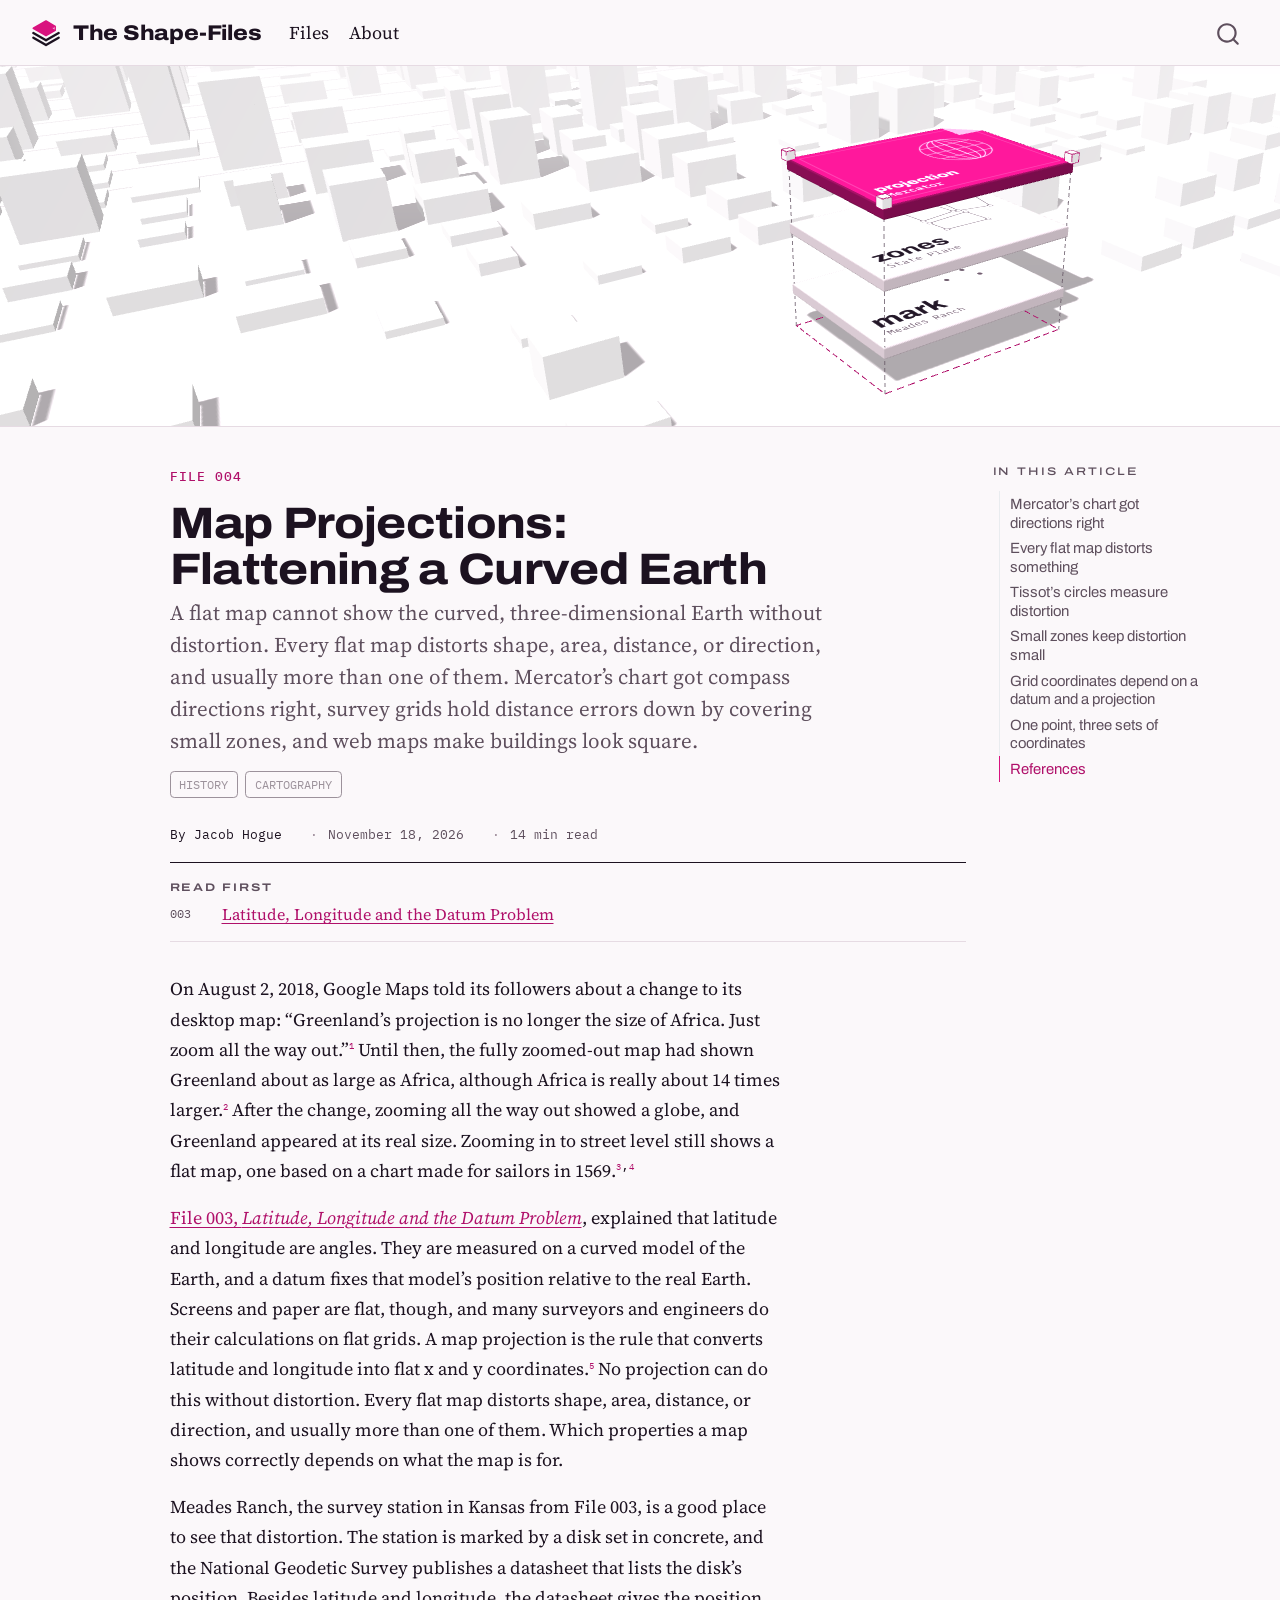
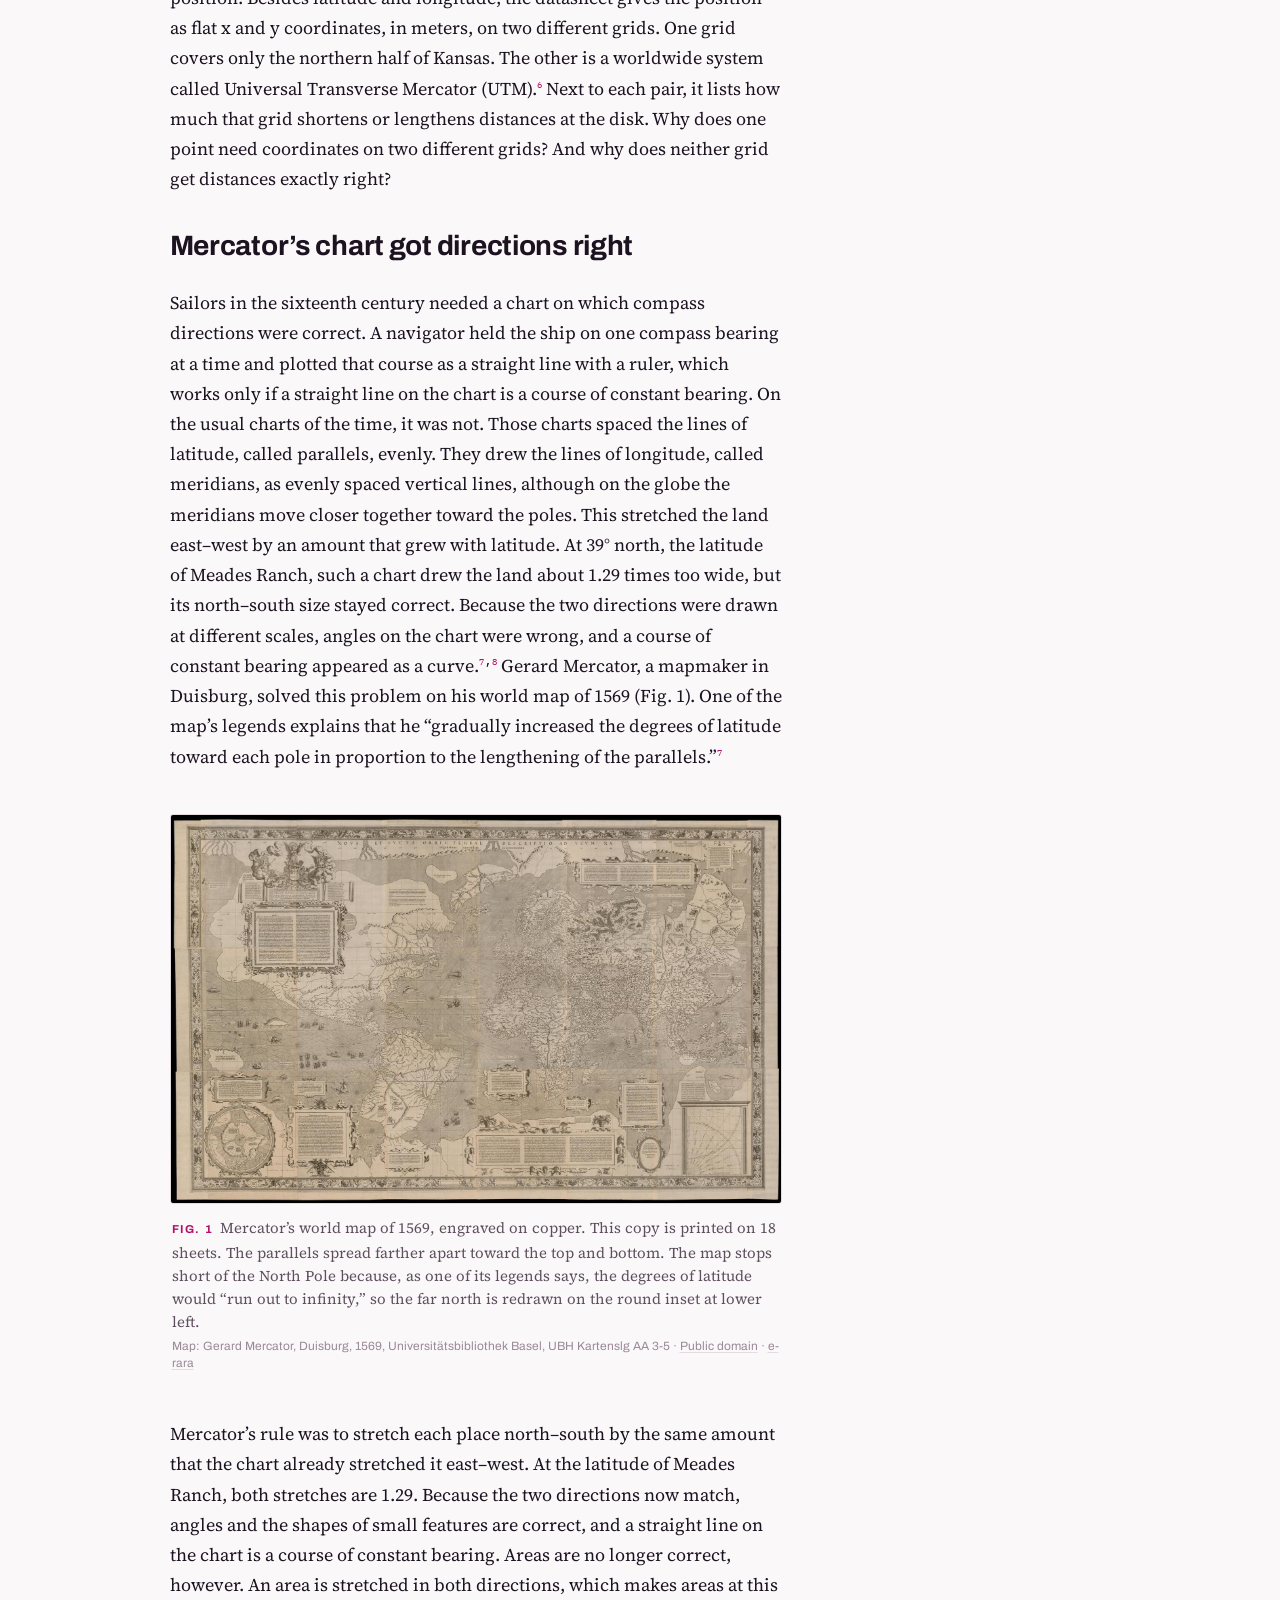
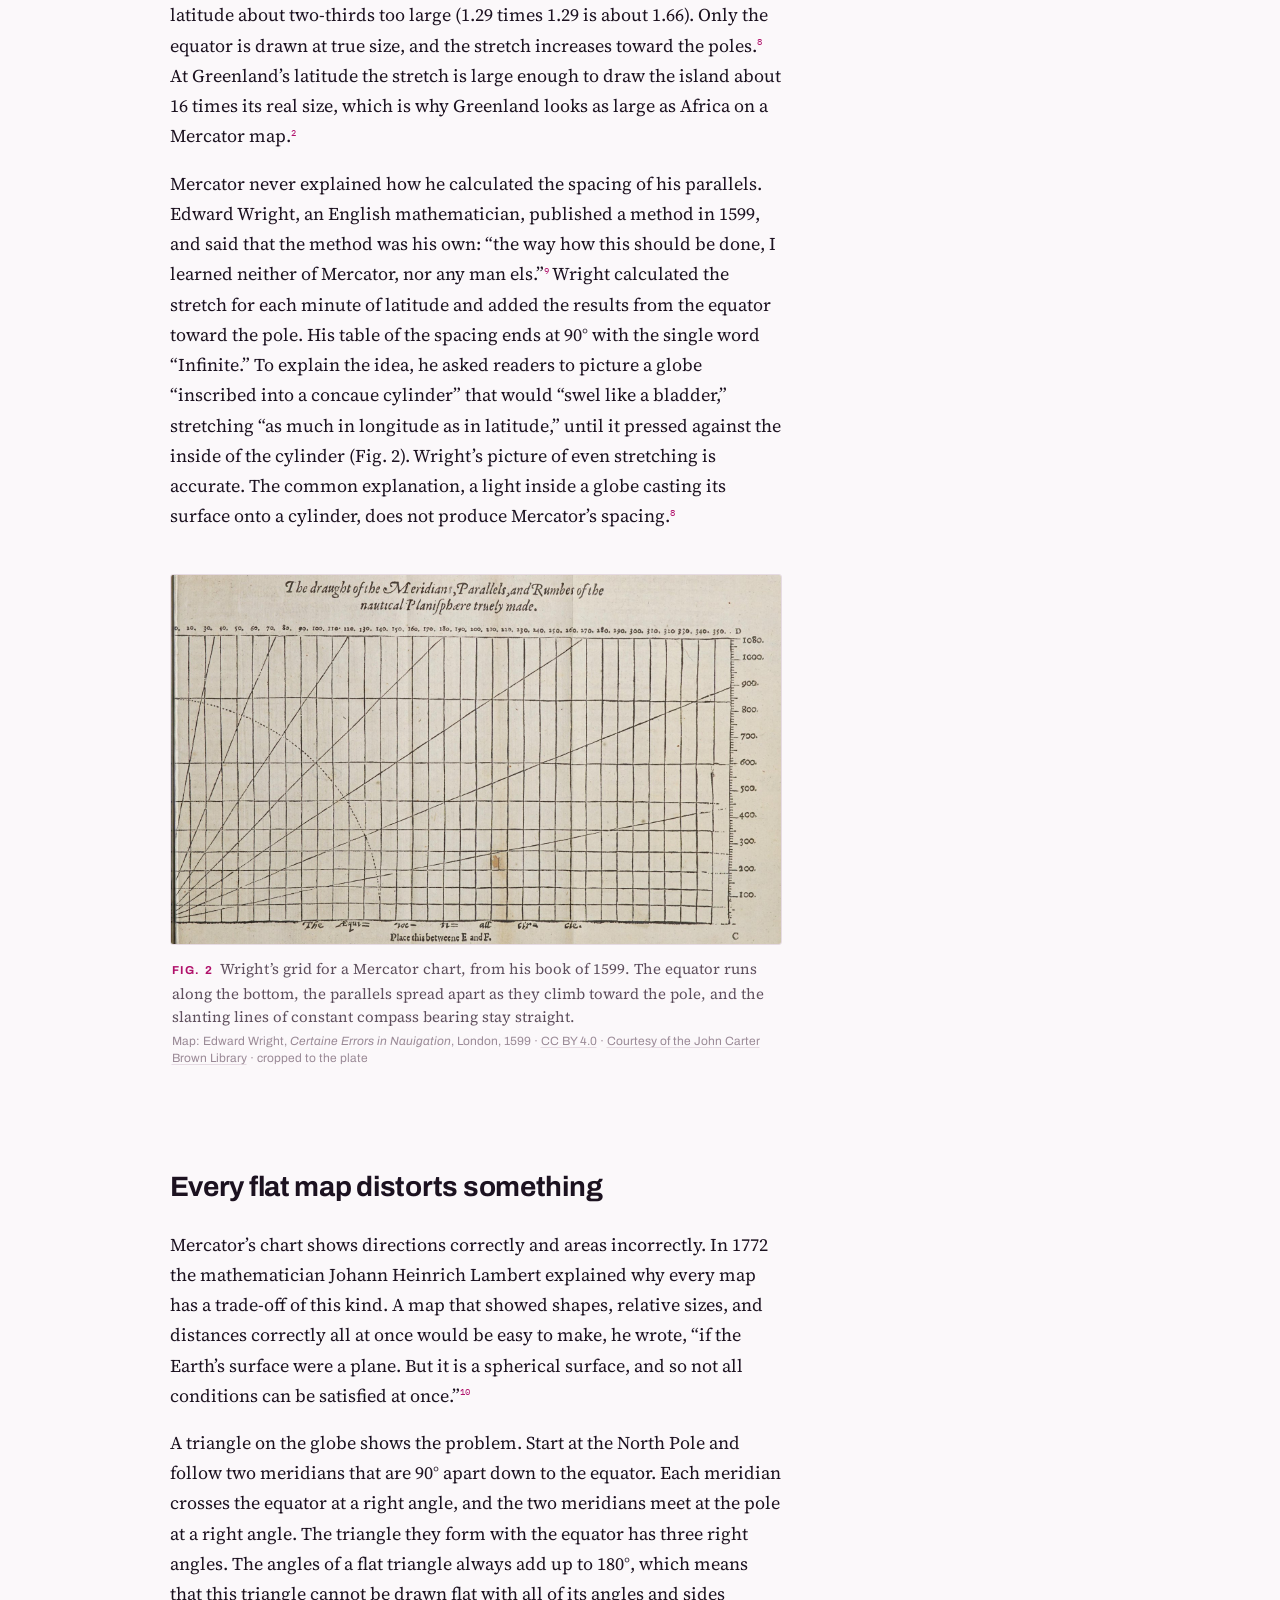
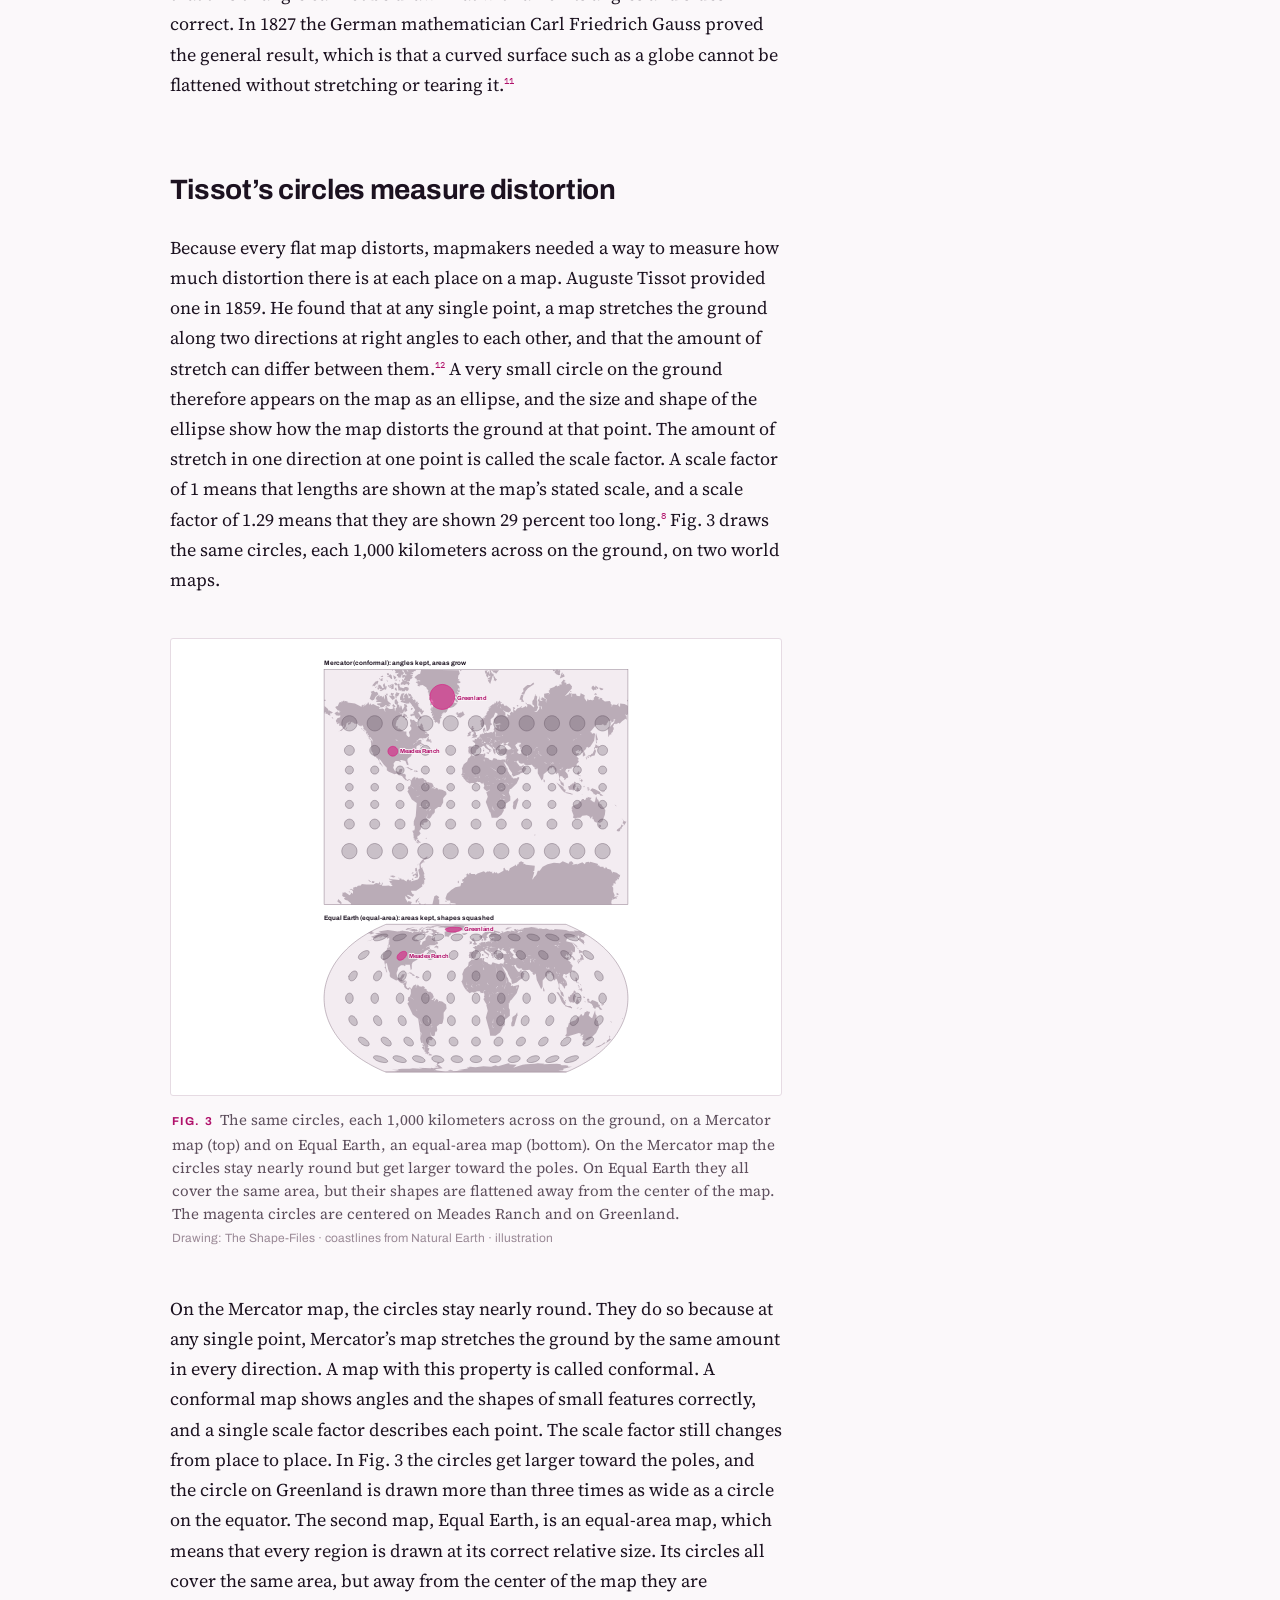
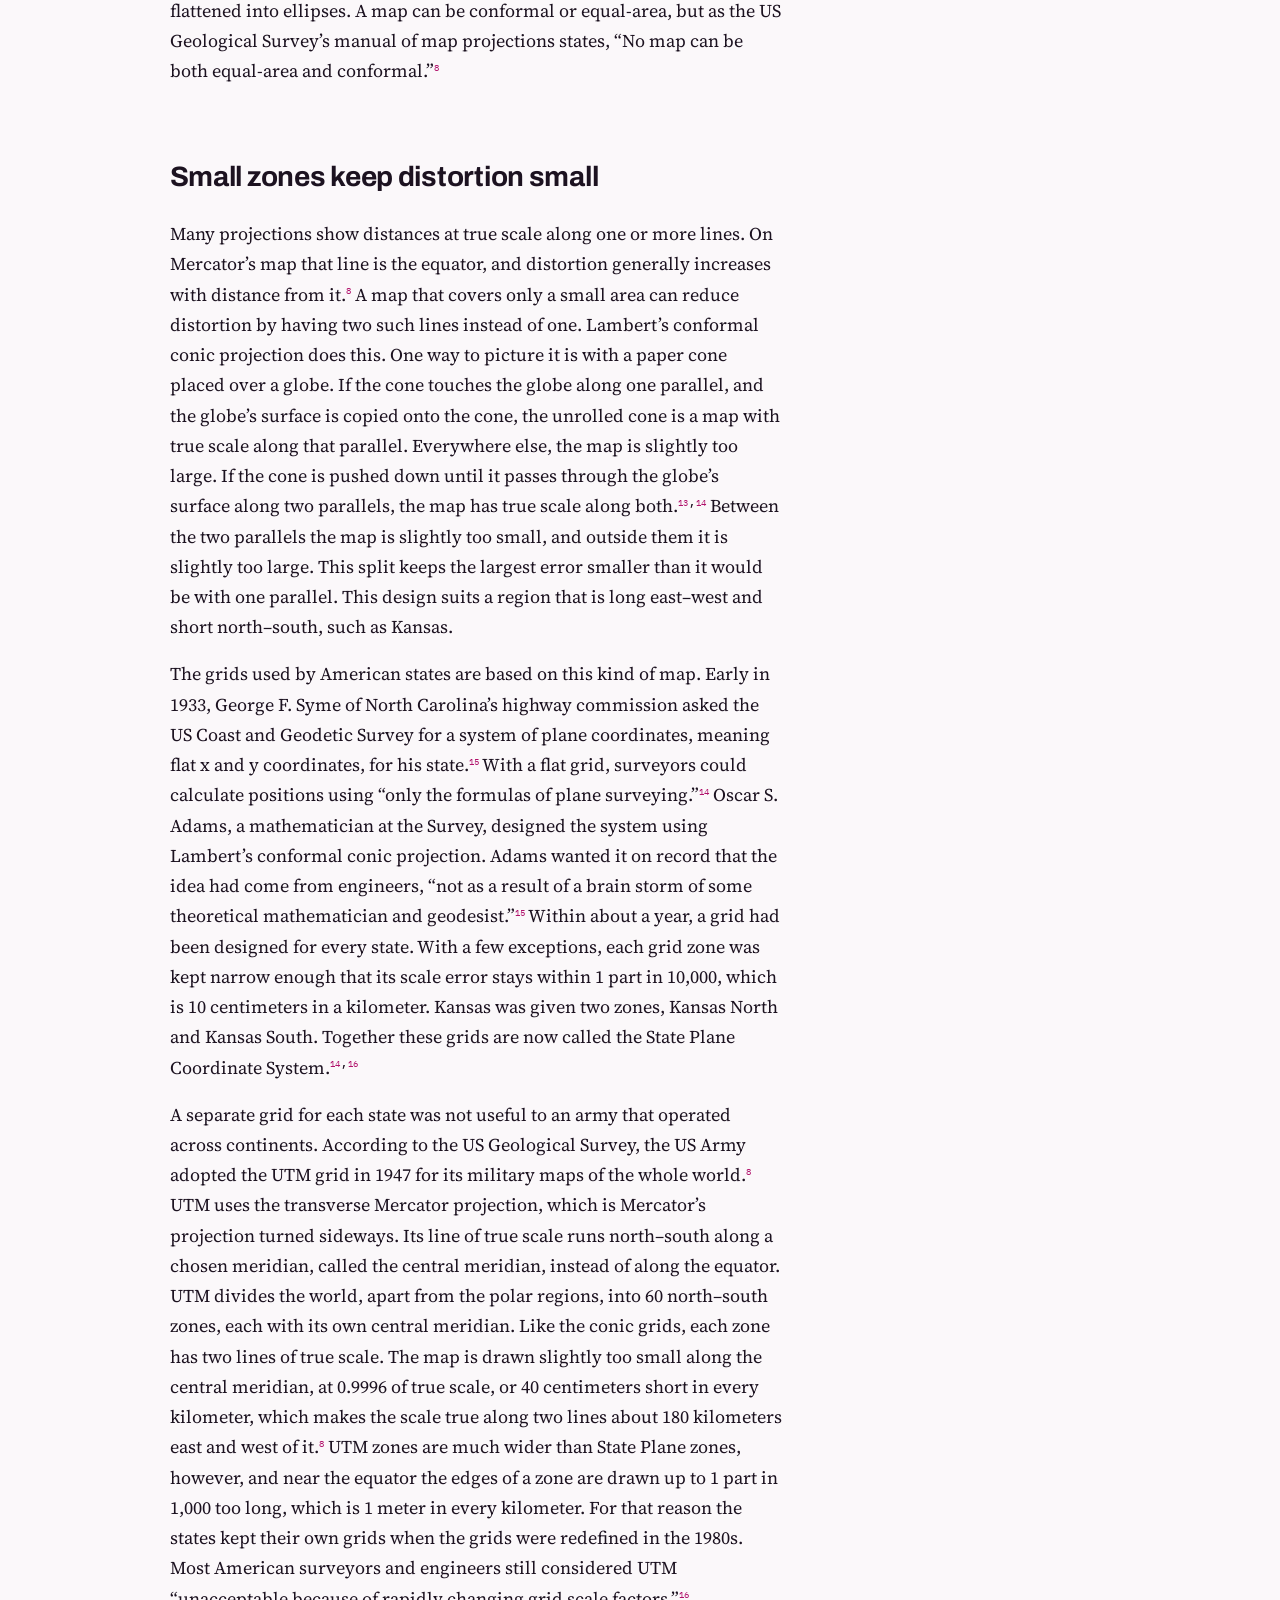
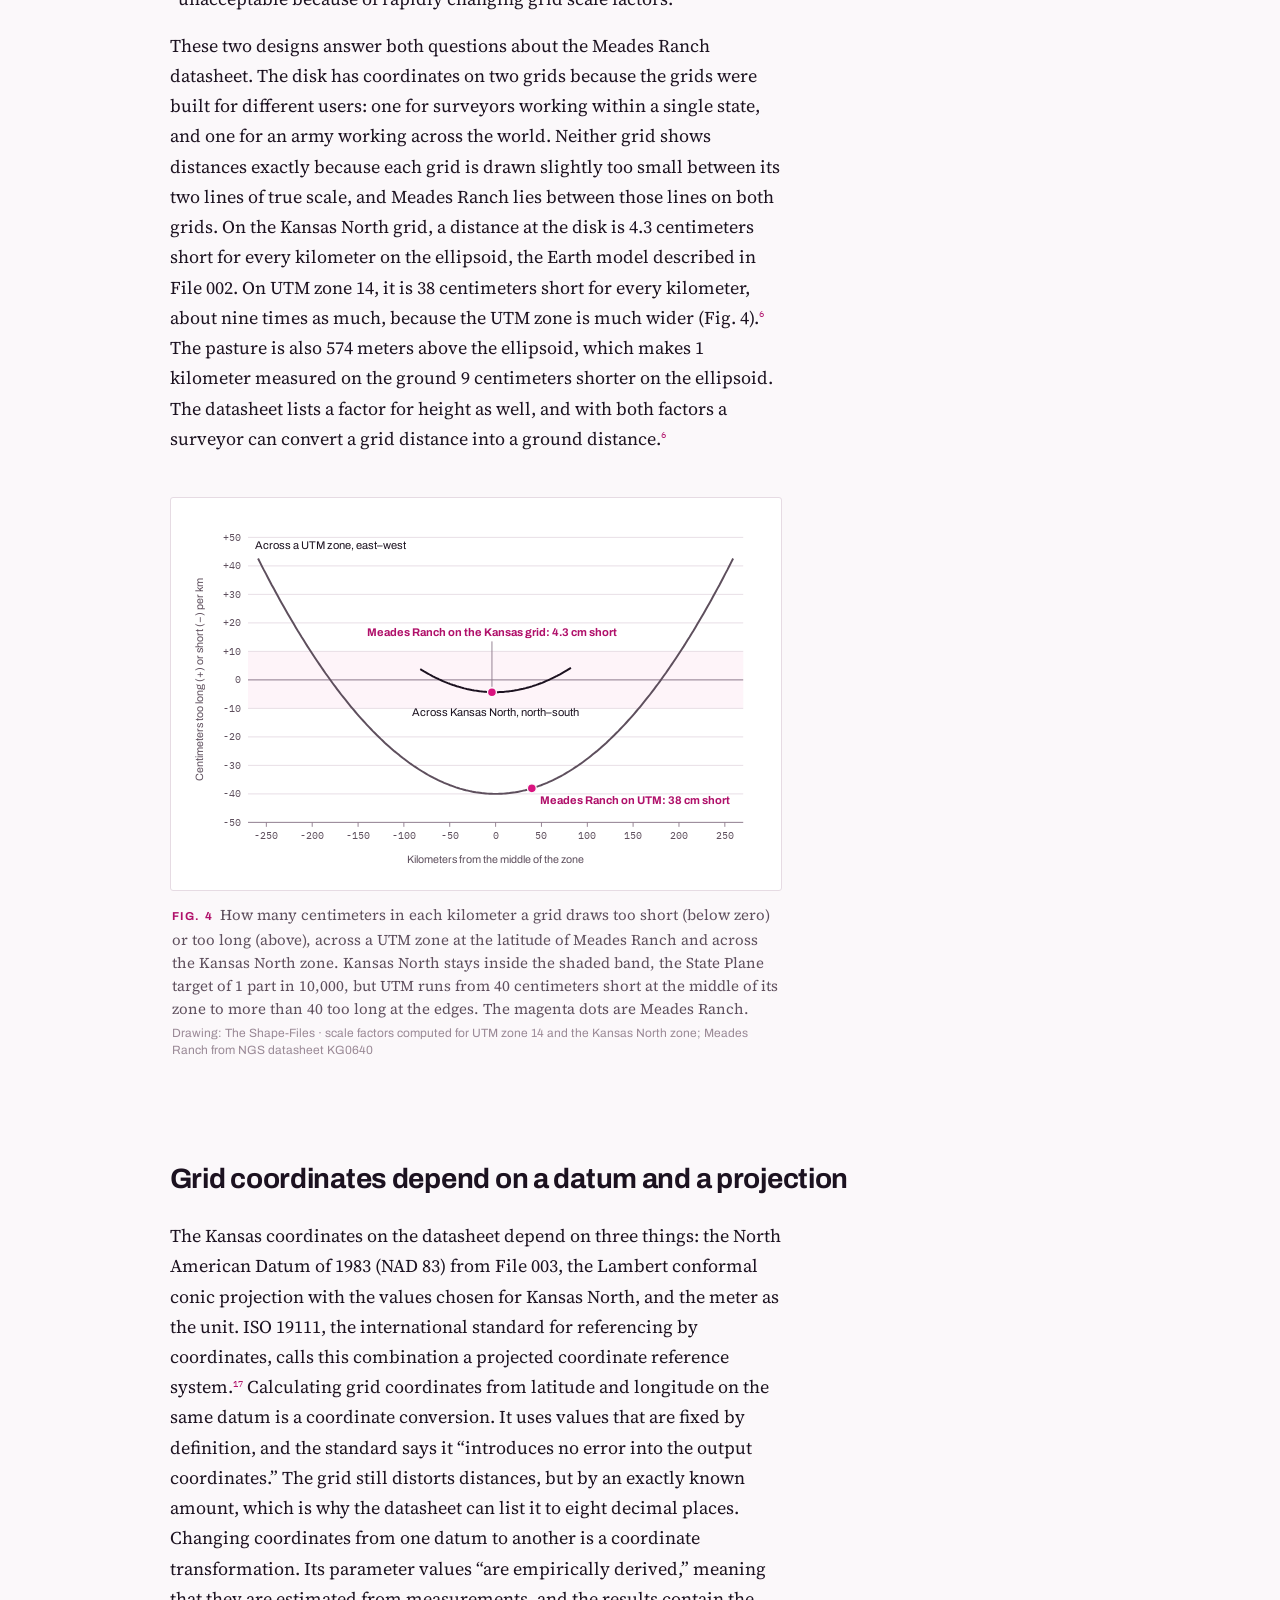
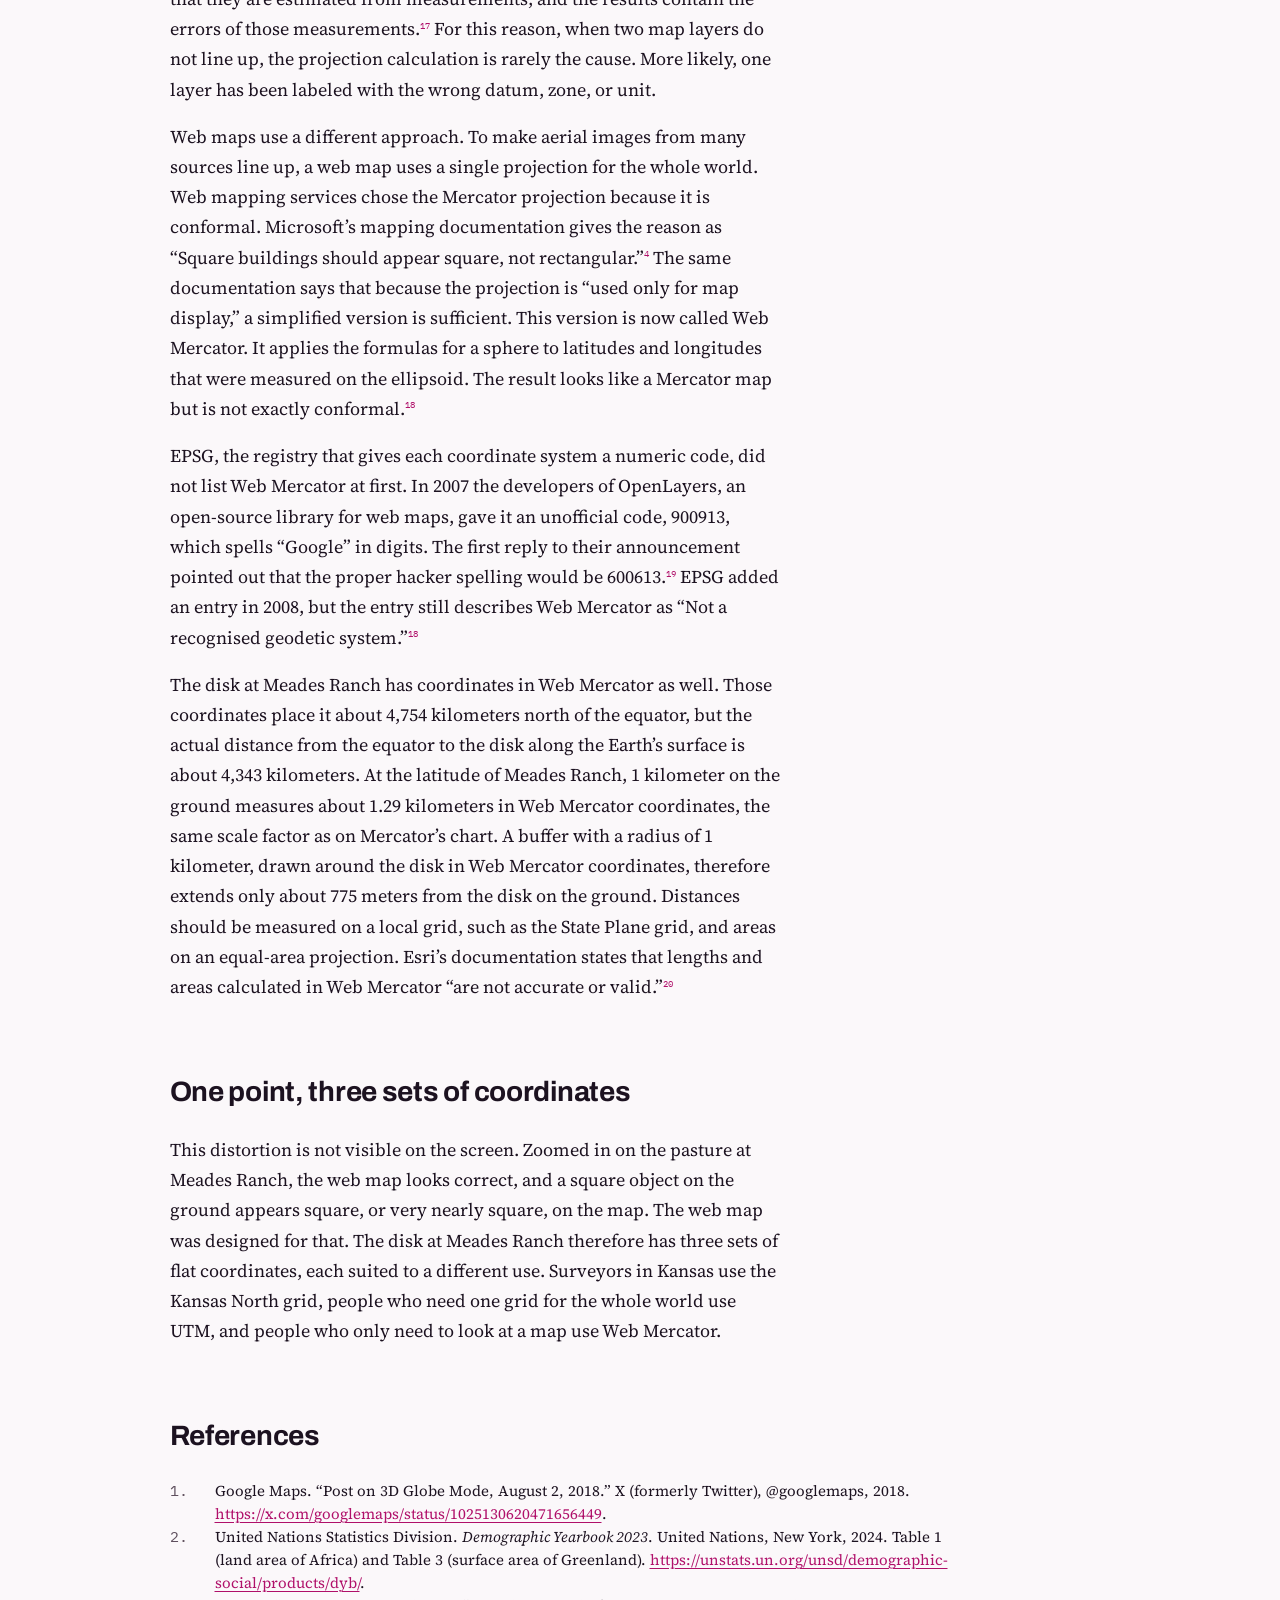
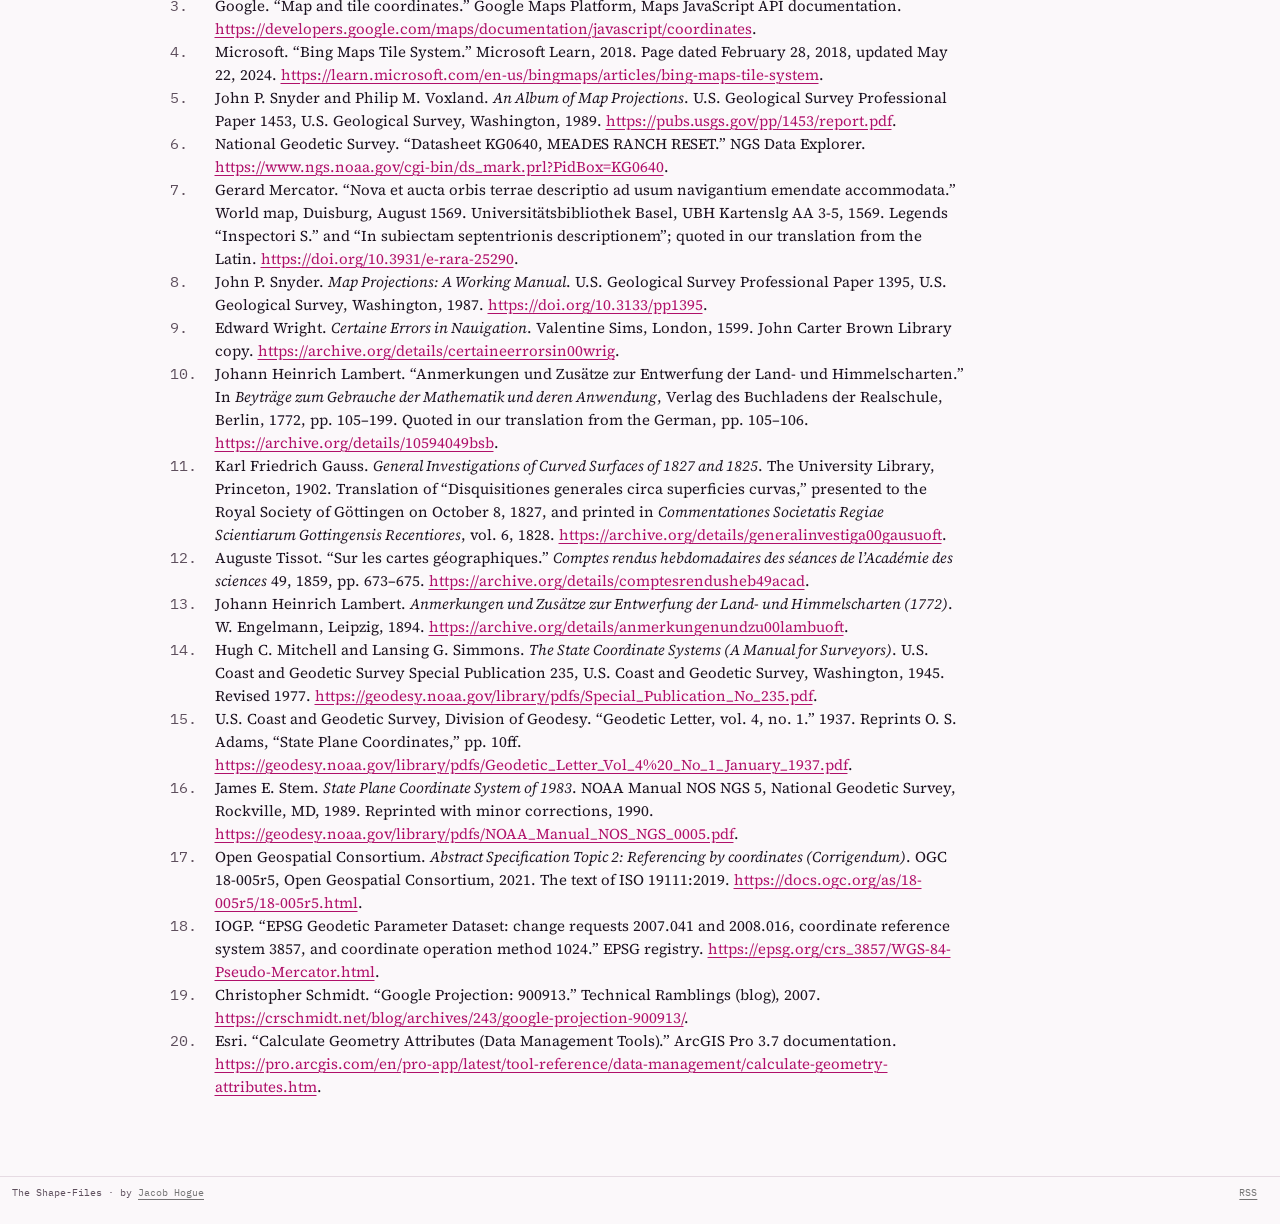
<file: articles/map-projections/index.html>
<!DOCTYPE html>
<html xmlns="http://www.w3.org/1999/xhtml" lang="en-US" xml:lang="en-US"><head>

<meta charset="utf-8">
<meta name="generator" content="quarto-1.11.9">

<meta name="viewport" content="width=device-width, initial-scale=1.0, user-scalable=yes">

<meta name="author" content="Jacob Hogue">
<meta name="dcterms.date" content="2026-11-18">
<meta name="description" content="Why every flat map gives something up: Mercator’s 1569 chart, Wright’s arithmetic, Lambert’s trade-off, Tissot’s circles, the State Plane and UTM grids, and why Web Mercator is for looking, not measuring.">

<title>Map Projections: Flattening a Curved Earth – The Shape-Files</title>
<style>
/* Default styles provided by pandoc.
** See https://pandoc.org/MANUAL.html#variables-for-html for config info.
*/
span.smallcaps{font-variant: small-caps;}
div.columns{display: flex; gap: 1.5em;}
div.column{flex: auto;}
@media screen {
div.columns{gap: min(4vw, 1.5em);}
div.column{overflow-x: auto;}
}
div.hanging-indent{margin-left: 1.5em; text-indent: -1.5em;}
ul.task-list{list-style: none;}
ul.task-list li input[type="checkbox"] {
  width: 0.8em;
  margin: 0 0.8em 0.2em -1em; /* quarto-specific, see https://github.com/quarto-dev/quarto-cli/issues/4556 */ 
  vertical-align: middle;
}
/* CSS for citations */
div.csl-bib-body { }
div.csl-entry {
  clear: both;
  margin-bottom: 0em;
}
.hanging-indent div.csl-entry {
  margin-left:2em;
  text-indent:-2em;
}
div.csl-left-margin {
  min-width:2em;
  float:left;
}
div.csl-right-inline {
  margin-left:2em;
  padding-left:1em;
}
div.csl-indent {
  margin-left: 2em;
}</style>


<script src="../../site_libs/quarto-nav/quarto-nav.js"></script>
<script src="../../site_libs/quarto-nav/headroom.min.js"></script>
<script src="../../site_libs/clipboard/clipboard.min.js"></script>
<script src="../../site_libs/quarto-search/autocomplete.umd.js"></script>
<script src="../../site_libs/quarto-search/fuse.min.js"></script>
<script src="../../site_libs/quarto-search/quarto-search.js"></script>
<meta name="quarto:offset" content="../../">
<link href="../../assets/img/file-mark-favicon.svg" rel="icon" type="image/svg+xml">
<script src="../../site_libs/quarto-html/quarto.js" type="module"></script>
<script src="../../site_libs/quarto-html/tabsets/tabsets.js" type="module"></script>
<script src="../../site_libs/quarto-html/scrollable-regions/scrollable-regions.js" type="module"></script>
<script src="../../site_libs/quarto-html/popper.min.js"></script>
<script src="../../site_libs/quarto-html/tippy.umd.min.js"></script>
<script src="../../site_libs/quarto-html/anchor.min.js"></script>
<link href="../../site_libs/quarto-html/tippy.css" rel="stylesheet">
<link href="../../site_libs/quarto-html/quarto-syntax-highlighting-7b1528b1cba7e9f63f59baa7408a6f56.css" rel="stylesheet" id="quarto-text-highlighting-styles">
<script src="../../site_libs/bootstrap/bootstrap.min.js"></script>
<link href="../../site_libs/bootstrap/bootstrap-icons.css" rel="stylesheet">
<link href="../../site_libs/bootstrap/bootstrap-260992445ddb6850cf12eee7a5778700.min.css" rel="stylesheet" append-hash="true" id="quarto-bootstrap" data-mode="light">
<script id="quarto-search-options" type="application/json">{
  "location": "navbar",
  "copy-button": false,
  "collapse-after": 3,
  "panel-placement": "end",
  "type": "overlay",
  "limit": 50,
  "keyboard-shortcut": [
    "f",
    "/",
    "s"
  ],
  "show-item-context": false,
  "language": {
    "search-no-results-text": "No results",
    "search-matching-documents-text": "matching documents",
    "search-copy-link-title": "Copy link to search",
    "search-hide-matches-text": "Hide additional matches",
    "search-more-match-text": "more match in this document",
    "search-more-matches-text": "more matches in this document",
    "search-clear-button-title": "Clear",
    "search-text-placeholder": "",
    "search-detached-cancel-button-title": "Cancel",
    "search-submit-button-title": "Submit",
    "search-label": "Search"
  }
}</script>
<style>html{ scroll-behavior: smooth; }</style>


<link rel="stylesheet" href="../../styles/tokens.css?v=20261118135535">
<link rel="stylesheet" href="../../styles/components.css?v=20261118135535">
<link rel="stylesheet" href="../../styles/site.css?v=20261118135535">
<meta property="og:title" content="Map Projections: Flattening a Curved Earth – The Shape-Files">
<meta property="og:description" content="Why every flat map gives something up: Mercator’s 1569 chart, Wright’s arithmetic, Lambert’s trade-off, Tissot’s circles, the State Plane and UTM grids, and why Web Mercator is for looking, not measuring.">
<meta property="og:image" content="https://jacob-hogue.github.io/the-shape-files/articles/map-projections/figures/share.png">
<meta property="og:site_name" content="The Shape-Files">
<meta property="og:image:height" content="630">
<meta property="og:image:width" content="1200">
<meta property="og:image:alt" content="The Shape-Files, File 004: Map Projections: Flattening a Curved Earth. A graticule, a set of zone outlines, and a survey point floating above a city grid.">
<meta name="twitter:title" content="Map Projections: Flattening a Curved Earth – The Shape-Files">
<meta name="twitter:description" content="Why every flat map gives something up: Mercator’s 1569 chart, Wright’s arithmetic, Lambert’s trade-off, Tissot’s circles, the State Plane and UTM grids, and why Web Mercator is for looking, not measuring.">
<meta name="twitter:image" content="https://jacob-hogue.github.io/the-shape-files/articles/map-projections/figures/share.png">
<meta name="twitter:card" content="summary_large_image">
<meta name="twitter:image:alt" content="The Shape-Files, File 004: Map Projections: Flattening a Curved Earth. A graticule, a set of zone outlines, and a survey point floating above a city grid.">
</head>

<body class="nav-fixed quarto-light"><a id="quarto-skip-link" class="visually-hidden-focusable" href="#quarto-document-content">Skip to main content</a>

<div id="quarto-search-results"></div>
  <header id="quarto-header" class="headroom fixed-top">
    <nav class="navbar navbar-expand-lg " data-bs-theme="dark" aria-label="Site">
      <div class="navbar-container container-fluid">
      <div class="navbar-brand-container mx-auto">
    <a href="../../index.html" class="navbar-brand navbar-brand-logo">
    <img src="../../assets/img/file-mark-nav.svg" alt="The Shape-Files file mark" class="navbar-logo light-content">
    <img src="../../assets/img/file-mark-nav.svg" alt="The Shape-Files file mark" class="navbar-logo dark-content">
    </a>
    <a class="navbar-brand" href="../../index.html">
    <span class="navbar-title">The Shape-Files</span>
    </a>
  </div>
          <button class="navbar-toggler" type="button" data-bs-toggle="collapse" data-bs-target="#navbarCollapse" aria-controls="navbarCollapse" aria-expanded="false" aria-label="Toggle navigation" onclick="if (window.quartoToggleHeadroom) { window.quartoToggleHeadroom(); }">
  <span class="navbar-toggler-icon"></span>
</button>
          <div class="collapse navbar-collapse" id="navbarCollapse">
            <ul class="navbar-nav navbar-nav-scroll me-auto">
  <li class="nav-item">
    <a class="nav-link" href="../../index.html#files"> 
<span class="menu-text">Files</span></a>
  </li>  
  <li class="nav-item">
    <a class="nav-link" href="../../about.html"> 
<span class="menu-text">About</span></a>
  </li>  
</ul>
          </div> <!-- /navcollapse -->
            <div class="quarto-navbar-tools">
</div>
            <div id="quarto-search" class="" title="Search"></div>
      </div> <!-- /container-fluid -->
    </nav>
</header>
<!-- content -->
<div id="quarto-content" class="quarto-container page-columns page-rows-contents page-layout-article page-navbar">
<!-- sidebar -->
<!-- margin-sidebar -->
    <div id="quarto-margin-sidebar" class="sidebar margin-sidebar">
        <nav id="TOC" role="doc-toc" aria-labelledby="toc-title" class="toc-active">
    <h2 id="toc-title">In this article</h2>
   
  <ul class="collapse">
  <li><a href="#mercators-chart-got-directions-right" id="toc-mercators-chart-got-directions-right" class="nav-link active" data-scroll-target="#mercators-chart-got-directions-right">Mercator’s chart got directions right</a></li>
  <li><a href="#every-flat-map-distorts-something" id="toc-every-flat-map-distorts-something" class="nav-link" data-scroll-target="#every-flat-map-distorts-something">Every flat map distorts something</a></li>
  <li><a href="#tissots-circles-measure-distortion" id="toc-tissots-circles-measure-distortion" class="nav-link" data-scroll-target="#tissots-circles-measure-distortion">Tissot’s circles measure distortion</a></li>
  <li><a href="#small-zones-keep-distortion-small" id="toc-small-zones-keep-distortion-small" class="nav-link" data-scroll-target="#small-zones-keep-distortion-small">Small zones keep distortion small</a></li>
  <li><a href="#grid-coordinates-depend-on-a-datum-and-a-projection" id="toc-grid-coordinates-depend-on-a-datum-and-a-projection" class="nav-link" data-scroll-target="#grid-coordinates-depend-on-a-datum-and-a-projection">Grid coordinates depend on a datum and a projection</a></li>
  <li><a href="#one-point-three-sets-of-coordinates" id="toc-one-point-three-sets-of-coordinates" class="nav-link" data-scroll-target="#one-point-three-sets-of-coordinates">One point, three sets of coordinates</a></li>
  <li><a href="#references" id="toc-references" class="nav-link" data-scroll-target="#references">References</a></li>
  </ul>
</nav>
    </div>
<!-- main -->
<main class="content page-columns page-full" id="quarto-document-content" tabindex="-1">

<div class="sf-hero-mount sf-hero-bleed column-screen" style="--sf-hero-h: 360px" data-height="360" data-seed="1569" data-shift="0.2" data-title="Banner: a graticule, a set of zone outlines, and a single survey point floating above a city grid; the graticule is highlighted" data-stack="=projection, Mercator, graticule, subject; =zones, State Plane, polygons; =mark, Meades Ranch, points"></div>
<script>
/* Lift the banner out of the article grid so it spans the page under the navbar and stays clear of the table of contents. */
(function () { var h = document.currentScript.previousElementSibling, c = document.getElementById("quarto-content"); if (h && c) { h.classList.remove("column-screen"); c.parentNode.insertBefore(h, c); } })();
</script>
<header id="title-block-header" class="quarto-title-block default">
<div class="quarto-title">
<p class="sf-file-no">File 004</p>
<h1 class="title">Map Projections: Flattening a Curved Earth</h1>
<p class="subtitle lead">A flat map cannot show the curved, three-dimensional Earth without distortion. Every flat map distorts shape, area, distance, or direction, and usually more than one of them. Mercator’s chart got compass directions right, survey grids hold distance errors down by covering small zones, and web maps make buildings look square.</p>
  <div class="quarto-categories">
    <div class="quarto-category">History</div>
    <div class="quarto-category">Cartography</div>
  </div>
  </div>

<div>
  <div class="description">
    Why every flat map gives something up: Mercator’s 1569 chart, Wright’s arithmetic, Lambert’s trade-off, Tissot’s circles, the State Plane and UTM grids, and why Web Mercator is for looking, not measuring.
  </div>
</div>


<div class="quarto-title-meta sf-byline">
    <p class="sf-byline-author">By <a href="https://jacob-hogue.github.io">Jacob Hogue</a> </p>
      <p class="sf-byline-date"><span class="visually-hidden">Published </span>November 18, 2026</p>
        <p class="sf-byline-time">14 min read</p>
  </div>



</header>



<div class="sf-article-path">
<nav class="sf-prereq sf-prereq-single" aria-label="Reading path">
<div class="sf-prereq-col">
<p class="sf-prereq-head">
Read first
</p>
<ul class="sf-prereq-list">
<li>
<span class="sf-prereq-id">003</span><a href="../the-datum-problem/">Latitude, Longitude and the Datum Problem</a>
</li>
</ul>
</div>
</nav>
</div>
<p>On August 2, 2018, Google Maps told its followers about a change to its desktop map: “Greenland’s projection is no longer the size of Africa. Just zoom all the way out.”<span class="citation" data-cites="googlemaps2018"><sup><a href="#ref-googlemaps2018" role="doc-biblioref">1</a></sup></span> Until then, the fully zoomed-out map had shown Greenland about as large as Africa, although Africa is really about 14 times larger.<span class="citation" data-cites="un_dyb2023"><sup><a href="#ref-un_dyb2023" role="doc-biblioref">2</a></sup></span> After the change, zooming all the way out showed a globe, and Greenland appeared at its real size. Zooming in to street level still shows a flat map, one based on a chart made for sailors in 1569.<span class="citation" data-cites="google_tiles microsoft_tiles"><sup><a href="#ref-google_tiles" role="doc-biblioref">3</a>,<a href="#ref-microsoft_tiles" role="doc-biblioref">4</a></sup></span></p>
<p><a href="../the-datum-problem/">File 003, <em>Latitude, Longitude and the Datum Problem</em></a>, explained that latitude and longitude are angles. They are measured on a curved model of the Earth, and a datum fixes that model’s position relative to the real Earth. Screens and paper are flat, though, and many surveyors and engineers do their calculations on flat grids. A map projection is the rule that converts latitude and longitude into flat x and y coordinates.<span class="citation" data-cites="snyder_voxland1989"><sup><a href="#ref-snyder_voxland1989" role="doc-biblioref">5</a></sup></span> No projection can do this without distortion. Every flat map distorts shape, area, distance, or direction, and usually more than one of them. Which properties a map shows correctly depends on what the map is for.</p>
<p>Meades Ranch, the survey station in Kansas from File 003, is a good place to see that distortion. The station is marked by a disk set in concrete, and the National Geodetic Survey publishes a datasheet that lists the disk’s position. Besides latitude and longitude, the datasheet gives the position as flat x and y coordinates, in meters, on two different grids. One grid covers only the northern half of Kansas. The other is a worldwide system called Universal Transverse Mercator (UTM).<span class="citation" data-cites="ngs_kg0640"><sup><a href="#ref-ngs_kg0640" role="doc-biblioref">6</a></sup></span> Next to each pair, it lists how much that grid shortens or lengthens distances at the disk. Why does one point need coordinates on two different grids? And why does neither grid get distances exactly right?</p>
<section id="mercators-chart-got-directions-right" class="level2">
<h2 class="anchored" data-anchor-id="mercators-chart-got-directions-right">Mercator’s chart got directions right</h2>
<p>Sailors in the sixteenth century needed a chart on which compass directions were correct. A navigator held the ship on one compass bearing at a time and plotted that course as a straight line with a ruler, which works only if a straight line on the chart is a course of constant bearing. On the usual charts of the time, it was not. Those charts spaced the lines of latitude, called parallels, evenly. They drew the lines of longitude, called meridians, as evenly spaced vertical lines, although on the globe the meridians move closer together toward the poles. This stretched the land east–west by an amount that grew with latitude. At 39° north, the latitude of Meades Ranch, such a chart drew the land about 1.29 times too wide, but its north–south size stayed correct. Because the two directions were drawn at different scales, angles on the chart were wrong, and a course of constant bearing appeared as a curve.<span class="citation" data-cites="mercator1569 snyder1987"><sup><a href="#ref-mercator1569" role="doc-biblioref">7</a>,<a href="#ref-snyder1987" role="doc-biblioref">8</a></sup></span> Gerard Mercator, a mapmaker in Duisburg, solved this problem on his world map of 1569 (Fig. 1). One of the map’s legends explains that he “gradually increased the degrees of latitude toward each pole in proportion to the lengthening of the parallels.”<span class="citation" data-cites="mercator1569"><sup><a href="#ref-mercator1569" role="doc-biblioref">7</a></sup></span></p>
<figure class="sf-fig sf-fig-photo figure" aria-labelledby="fig-1-cap">
<a class="sf-fig-frame sf-zoom" href="figures/basel-1569-mercator-world-map.jpg" aria-label="Enlarge figure 1"><img src="figures/basel-1569-mercator-world-map.jpg" width="1800" height="1145" alt="An engraved world map inside a decorated border, with the Americas on the left and Europe, Africa, and Asia on the right, crossed by compass roses and their radiating lines, with framed blocks of Latin text and a round inset map of the Arctic at lower left." class="figure-img"></a>
<figcaption class="sf-fig-cap" id="fig-1-cap"><span class="sf-fig-label">Fig. 1</span>Mercator’s world map of 1569, engraved on copper. This copy is printed on 18 sheets. The parallels spread farther apart toward the top and bottom. The map stops short of the North Pole because, as one of its legends says, the degrees of latitude would “run out to infinity,” so the far north is redrawn on the round inset at lower left.<span class="sf-fig-credit">Map: Gerard Mercator, Duisburg, 1569, Universitätsbibliothek Basel, UBH Kartenslg AA 3-5 · <a href="https://creativecommons.org/publicdomain/mark/1.0/">Public domain</a> · <a href="https://doi.org/10.3931/e-rara-25290">e-rara</a></span></figcaption>
</figure>
<p>Mercator’s rule was to stretch each place north–south by the same amount that the chart already stretched it east–west. At the latitude of Meades Ranch, both stretches are 1.29. Because the two directions now match, angles and the shapes of small features are correct, and a straight line on the chart is a course of constant bearing. Areas are no longer correct, however. An area is stretched in both directions, which makes areas at this latitude about two-thirds too large (1.29 times 1.29 is about 1.66). Only the equator is drawn at true size, and the stretch increases toward the poles.<span class="citation" data-cites="snyder1987"><sup><a href="#ref-snyder1987" role="doc-biblioref">8</a></sup></span> At Greenland’s latitude the stretch is large enough to draw the island about 16 times its real size, which is why Greenland looks as large as Africa on a Mercator map.<span class="citation" data-cites="un_dyb2023"><sup><a href="#ref-un_dyb2023" role="doc-biblioref">2</a></sup></span></p>
<p>Mercator never explained how he calculated the spacing of his parallels. Edward Wright, an English mathematician, published a method in 1599, and said that the method was his own: “the way how this should be done, I learned neither of Mercator, nor any man els.”<span class="citation" data-cites="wright1599"><sup><a href="#ref-wright1599" role="doc-biblioref">9</a></sup></span> Wright calculated the stretch for each minute of latitude and added the results from the equator toward the pole. His table of the spacing ends at 90° with the single word “Infinite.” To explain the idea, he asked readers to picture a globe “inscribed into a concaue cylinder” that would “swel like a bladder,” stretching “as much in longitude as in latitude,” until it pressed against the inside of the cylinder (Fig. 2). Wright’s picture of even stretching is accurate. The common explanation, a light inside a globe casting its surface onto a cylinder, does not produce Mercator’s spacing.<span class="citation" data-cites="snyder1987"><sup><a href="#ref-snyder1987" role="doc-biblioref">8</a></sup></span></p>
<figure class="sf-fig sf-fig-photo figure" aria-labelledby="fig-2-cap">
<a class="sf-fig-frame sf-zoom" href="figures/jcb-1599-wright-planisphere.jpg" aria-label="Enlarge figure 2"><img src="figures/jcb-1599-wright-planisphere.jpg" width="1800" height="1090" loading="lazy" alt="An engraved grid under the title The draught of the Meridians, Parallels, and Rumbes of the nautical Planisphaere truely made, with evenly spaced vertical lines, horizontal lines that grow farther apart toward the top, and straight lines fanning out from the lower left corner." class="figure-img"></a>
<figcaption class="sf-fig-cap" id="fig-2-cap"><span class="sf-fig-label">Fig. 2</span>Wright’s grid for a Mercator chart, from his book of 1599. The equator runs along the bottom, the parallels spread apart as they climb toward the pole, and the slanting lines of constant compass bearing stay straight.<span class="sf-fig-credit">Map: Edward Wright, <em>Certaine Errors in Nauigation</em>, London, 1599 · <a href="https://creativecommons.org/licenses/by/4.0/">CC BY 4.0</a> · <a href="https://americana.jcblibrary.org/permissions/">Courtesy of the John Carter Brown Library</a> · cropped to the plate</span></figcaption>
</figure>
</section>
<section id="every-flat-map-distorts-something" class="level2">
<h2 class="anchored" data-anchor-id="every-flat-map-distorts-something">Every flat map distorts something</h2>
<p>Mercator’s chart shows directions correctly and areas incorrectly. In 1772 the mathematician Johann Heinrich Lambert explained why every map has a trade-off of this kind. A map that showed shapes, relative sizes, and distances correctly all at once would be easy to make, he wrote, “if the Earth’s surface were a plane. But it is a spherical surface, and so not all conditions can be satisfied at once.”<span class="citation" data-cites="lambert1772"><sup><a href="#ref-lambert1772" role="doc-biblioref">10</a></sup></span></p>
<p>A triangle on the globe shows the problem. Start at the North Pole and follow two meridians that are 90° apart down to the equator. Each meridian crosses the equator at a right angle, and the two meridians meet at the pole at a right angle. The triangle they form with the equator has three right angles. The angles of a flat triangle always add up to 180°, which means that this triangle cannot be drawn flat with all of its angles and sides correct. In 1827 the German mathematician Carl Friedrich Gauss proved the general result, which is that a curved surface such as a globe cannot be flattened without stretching or tearing it.<span class="citation" data-cites="gauss1827"><sup><a href="#ref-gauss1827" role="doc-biblioref">11</a></sup></span></p>
</section>
<section id="tissots-circles-measure-distortion" class="level2">
<h2 class="anchored" data-anchor-id="tissots-circles-measure-distortion">Tissot’s circles measure distortion</h2>
<p>Because every flat map distorts, mapmakers needed a way to measure how much distortion there is at each place on a map. Auguste Tissot provided one in 1859. He found that at any single point, a map stretches the ground along two directions at right angles to each other, and that the amount of stretch can differ between them.<span class="citation" data-cites="tissot1859"><sup><a href="#ref-tissot1859" role="doc-biblioref">12</a></sup></span> A very small circle on the ground therefore appears on the map as an ellipse, and the size and shape of the ellipse show how the map distorts the ground at that point. The amount of stretch in one direction at one point is called the scale factor. A scale factor of 1 means that lengths are shown at the map’s stated scale, and a scale factor of 1.29 means that they are shown 29 percent too long.<span class="citation" data-cites="snyder1987"><sup><a href="#ref-snyder1987" role="doc-biblioref">8</a></sup></span> Fig. 3 draws the same circles, each 1,000 kilometers across on the ground, on two world maps.</p>
<figure class="sf-fig sf-fig-drawing figure" aria-labelledby="fig-3-cap">
<div class="sf-fig-frame"><div class="sf-fig-body">
<svg viewbox="0 0 640 857" width="100%" role="img" aria-labelledby="fig-3-svg-title" xmlns="http://www.w3.org/2000/svg">
<title id="fig-3-svg-title">
Two world maps, one above the other, each scattered with gray circles of the same size on the ground, with two magenta circles, one in Kansas and one on Greenland. On the upper map the circles grow toward the top and bottom; on the lower map they keep their size and flatten toward the edges.
</title>
<style>.sea{fill:var(--paper-sunk, var(--paper));stroke:var(--line-strong, var(--ink-faint));stroke-width:1}.land{fill:var(--line-strong, var(--ink-faint));fill-opacity:.55;stroke:none}.tis{fill:var(--ink-muted);fill-opacity:.28;stroke:var(--ink-muted);stroke-width:.8}.subj{fill:var(--magenta);fill-opacity:.55;stroke:var(--magenta);stroke-width:1.2}.ttl{font-family:var(--font-display);font-size:13px;font-weight:700;fill:var(--ink)}.slab{font-family:var(--font-display);font-size:12px;font-weight:700;fill:var(--magenta-ink, var(--magenta));paint-order:stroke;stroke:var(--paper);stroke-width:3.5px;stroke-linejoin:round}@media (max-width:600px){.ttl{font-size:19px}.slab{font-size:19px;stroke-width:5px}}</style>
<text class="ttl" x="10" y="17">Mercator (conformal): angles kept, areas grow</text> <rect class="sea" x="10" y="26.0" width="620" height="479.5"></rect> <path class="land" d="M374,305 L368,304 L364,297 L367,297 L371,293 L377,295 L377,301 L374,305Z M377,290 L366,297 L360,296 L358,294 L358,288 L361,288 L361,284 L367,286 L371,289 L371,287 L369,286 L369,282 L373,280 L378,284 L377,290Z M411,237 L409,239 L396,244 L393,239 L395,235 L401,236 L404,233 L410,233 L411,237Z M506,228 L504,229 L502,233 L507,239 L508,244 L508,246 L503,248 L504,249 L502,249 L503,250 L500,251 L500,248 L505,244 L505,239 L499,232 L500,230 L498,229 L496,226 L501,225 L506,228Z M217,251 L215,254 L215,258 L212,260 L208,258 L211,262 L207,265 L203,261 L204,255 L196,254 L194,250 L195,247 L196,246 L197,245 L196,249 L197,250 L197,247 L200,246 L199,245 L203,248 L213,247 L212,248 L215,250 L214,251 L217,251Z M442,186 L441,187 L446,189 L443,191 L440,189 L436,192 L438,195 L437,197 L435,197 L435,195 L421,185 L418,188 L416,188 L416,179 L421,178 L427,183 L432,182 L435,188 L438,189 L442,186Z M228,327 L225,330 L220,329 L221,320 L227,324 L228,327Z M25,123 L27,123 L29,125 L28,126 L25,123Z M54,145 L58,144 L57,145 L55,147 L54,145Z M96,150 L95,153 L95,151 L94,149 L93,150 L92,151 L93,149 L90,146 L91,143 L87,138 L87,142 L84,140 L85,142 L79,138 L80,136 L72,136 L71,134 L68,134 L68,132 L65,133 L64,136 L59,139 L59,134 L63,133 L62,132 L63,131 L56,135 L54,143 L45,151 L42,151 L39,153 L49,145 L50,139 L48,141 L46,140 L46,142 L44,140 L41,141 L41,134 L38,137 L35,134 L39,134 L35,133 L34,130 L37,125 L43,123 L43,119 L40,120 L34,119 L33,117 L34,117 L31,115 L37,111 L38,111 L38,111 L38,113 L43,113 L41,112 L40,109 L42,112 L44,111 L42,111 L41,109 L38,109 L33,103 L34,101 L38,100 L41,93 L44,92 L45,94 L45,91 L48,91 L51,88 L51,91 L53,90 L58,91 L58,93 L73,95 L77,97 L77,135 L80,135 L83,140 L87,137 L96,150Z M87,145 L88,147 L88,149 L86,146 L87,145Z M90,148 L92,151 L93,153 L90,150 L90,148Z M191,179 L198,179 L201,173 L203,174 L205,180 L202,180 L199,182 L198,186 L200,187 L197,187 L197,188 L194,188 L193,189 L193,189 L193,188 L191,193 L191,191 L190,192 L191,194 L189,197 L189,192 L189,195 L187,194 L189,197 L188,197 L188,197 L187,197 L188,198 L189,198 L190,200 L189,198 L188,199 L190,200 L187,201 L188,202 L181,207 L180,209 L180,210 L180,212 L182,218 L182,221 L179,220 L176,212 L168,210 L164,211 L166,212 L167,213 L166,214 L162,212 L156,212 L152,217 L152,220 L149,219 L145,212 L142,214 L137,208 L129,209 L122,206 L118,207 L116,204 L112,203 L109,196 L111,195 L108,195 L106,190 L106,176 L108,176 L106,176 L105,171 L109,171 L108,173 L109,172 L108,174 L109,174 L109,173 L109,172 L109,169 L156,168 L157,170 L162,172 L168,171 L175,175 L178,178 L178,187 L191,179Z M219,369 L220,370 L218,371 L217,370 L219,369Z M315,162 L311,161 L313,160 L313,158 L315,157 L315,153 L311,153 L311,149 L310,151 L311,147 L309,147 L310,147 L312,141 L315,141 L313,144 L317,145 L314,148 L315,149 L313,149 L316,150 L320,155 L320,159 L323,159 L321,163 L322,163 L322,164 L315,165 L310,166 L315,162Z M309,155 L306,154 L309,152 L311,154 L309,155Z M417,220 L417,222 L415,226 L411,225 L409,223 L413,223 L417,220Z M389,172 L381,176 L380,177 L375,176 L376,175 L375,174 L375,175 L370,179 L370,176 L372,176 L370,172 L367,171 L363,172 L358,170 L362,161 L373,163 L373,161 L378,160 L381,166 L389,168 L389,172Z M378,267 L371,268 L374,259 L379,259 L380,263 L378,267Z M417,188 L421,185 L435,195 L435,197 L432,197 L427,201 L425,198 L419,195 L413,197 L411,190 L411,189 L414,188 L413,186 L411,188 L410,187 L413,186 L417,188Z M386,189 L394,187 L397,192 L396,192 L397,197 L383,198 L382,200 L382,198 L376,200 L373,198 L371,199 L367,198 L369,197 L367,198 L365,195 L367,194 L365,191 L371,189 L370,188 L380,186 L386,189Z M368,187 L370,189 L365,191 L365,187 L368,187Z M340,206 L336,211 L333,204 L336,197 L339,197 L339,201 L337,204 L340,206Z M322,247 L323,250 L322,255 L320,247 L322,247Z M535,282 L536,281 L539,280 L535,282Z M492,230 L494,232 L494,235 L499,234 L502,239 L501,241 L496,242 L497,246 L494,243 L492,243 L491,249 L493,253 L496,255 L494,256 L489,251 L492,245 L489,240 L490,237 L488,233 L489,231 L492,230Z M379,282 L373,280 L371,277 L371,273 L373,271 L373,268 L379,267 L385,271 L388,274 L387,276 L388,280 L390,284 L380,286 L379,282Z M437,197 L438,195 L436,192 L441,189 L442,190 L439,192 L447,192 L449,197 L443,198 L442,194 L439,197 L437,197Z M528,226 L527,224 L529,221 L530,222 L528,226Z M382,200 L383,198 L393,197 L391,203 L383,207 L382,206 L383,203 L382,200Z M336,173 L337,176 L330,176 L332,173 L336,173Z M340,140 L342,132 L341,123 L344,121 L345,113 L347,112 L349,105 L351,105 L352,102 L354,103 L356,100 L361,105 L362,114 L359,114 L356,122 L350,127 L350,134 L353,137 L348,141 L349,141 L348,147 L344,151 L342,151 L340,140Z M375,312 L375,314 L374,314 L373,313 L375,312Z M227,257 L226,262 L222,262 L220,257 L222,255 L227,257Z M378,259 L373,260 L371,258 L368,258 L362,251 L363,248 L368,250 L372,248 L374,249 L376,247 L375,245 L377,245 L379,251 L377,252 L381,256 L378,259Z M379,249 L376,245 L374,249 L366,249 L364,248 L361,251 L358,244 L359,239 L361,239 L361,231 L363,231 L363,227 L384,227 L385,233 L386,234 L384,236 L382,244 L379,249Z M458,249 L459,250 L461,253 L459,256 L458,254 L458,249Z M317,183 L326,186 L321,189 L319,196 L310,200 L307,196 L307,192 L309,187 L305,187 L304,184 L307,182 L317,183Z M538,196 L541,194 L543,199 L543,201 L540,202 L539,203 L539,202 L539,203 L538,203 L538,203 L538,196Z M371,305 L374,305 L375,309 L375,312 L373,313 L377,313 L372,322 L364,328 L352,328 L349,316 L353,317 L354,317 L354,310 L356,313 L357,313 L360,311 L364,311 L371,305Z M392,269 L391,261 L392,259 L397,257 L403,252 L404,246 L408,245 L408,248 L403,258 L392,269Z M404,247 L403,252 L396,250 L393,248 L394,246 L396,248 L404,247Z M359,169 L358,171 L352,172 L349,171 L353,168 L359,169Z M348,175 L346,178 L343,178 L344,176 L348,175Z M302,251 L300,254 L297,250 L301,249 L302,251Z M355,176 L359,180 L360,184 L357,186 L356,183 L355,184 L353,183 L353,177 L355,176Z M299,240 L300,244 L292,244 L291,243 L296,242 L291,242 L290,240 L292,237 L294,237 L299,240Z M415,231 L404,233 L401,236 L395,235 L394,237 L388,229 L386,224 L380,216 L380,213 L385,212 L385,211 L384,209 L387,208 L397,213 L403,215 L411,225 L416,227 L415,231Z M370,270 L373,268 L373,270 L370,270Z M11,100 L18,106 L20,113 L19,109 L21,109 L28,113 L26,115 L25,114 L25,116 L22,115 L23,120 L18,118 L17,116 L13,116 L13,112 L11,113 L10,117 L11,100Z M545,186 L546,180 L549,179 L552,171 L546,173 L545,170 L540,167 L536,158 L533,157 L527,159 L528,161 L523,168 L517,166 L511,169 L507,168 L504,166 L498,166 L496,163 L490,161 L488,167 L479,164 L471,169 L464,164 L460,165 L459,163 L458,164 L452,155 L452,154 L446,157 L447,155 L442,155 L442,151 L439,151 L425,155 L427,158 L423,161 L426,163 L425,165 L420,164 L416,165 L414,164 L414,165 L412,162 L407,162 L404,165 L404,167 L402,166 L400,171 L405,176 L402,178 L400,180 L404,187 L402,188 L397,185 L389,183 L383,179 L386,177 L385,175 L388,174 L386,173 L389,172 L389,168 L381,166 L378,160 L375,161 L374,158 L376,157 L373,153 L373,151 L369,149 L368,147 L368,137 L372,137 L368,135 L374,126 L372,123 L372,114 L370,110 L372,106 L369,100 L375,95 L377,97 L376,98 L378,98 L377,100 L382,99 L391,106 L391,110 L387,113 L379,111 L377,109 L375,109 L380,114 L380,120 L384,122 L386,121 L383,119 L384,117 L388,119 L390,119 L389,115 L393,111 L396,114 L396,104 L395,102 L399,103 L400,105 L397,107 L400,110 L404,105 L410,103 L413,100 L414,100 L412,103 L414,104 L422,100 L423,103 L425,100 L424,97 L425,96 L431,97 L438,103 L439,100 L436,97 L435,97 L435,97 L435,90 L438,86 L440,79 L443,79 L445,81 L444,88 L445,90 L445,100 L447,102 L443,111 L439,110 L441,112 L444,112 L449,106 L449,101 L452,100 L453,106 L456,107 L454,106 L454,101 L447,99 L448,92 L446,88 L449,84 L449,80 L450,81 L450,89 L455,90 L456,90 L451,85 L455,85 L453,84 L455,82 L463,86 L462,92 L463,90 L463,95 L464,86 L459,82 L459,75 L470,73 L468,76 L468,77 L469,78 L468,76 L471,74 L468,71 L470,70 L468,69 L470,68 L471,67 L470,65 L482,60 L480,60 L481,59 L485,58 L486,60 L490,58 L491,61 L490,56 L495,56 L494,52 L499,46 L503,49 L499,51 L505,53 L503,56 L511,54 L516,60 L516,62 L514,61 L516,63 L514,66 L501,80 L511,75 L509,74 L510,73 L512,73 L513,75 L515,73 L515,80 L515,81 L516,81 L516,75 L524,75 L525,78 L526,79 L531,80 L533,78 L533,75 L534,74 L542,78 L541,82 L543,84 L540,82 L546,91 L548,85 L550,88 L554,87 L558,89 L558,87 L561,87 L560,85 L561,83 L560,83 L563,81 L563,79 L572,82 L569,84 L573,83 L572,85 L571,83 L570,86 L572,86 L574,83 L577,84 L578,85 L577,86 L583,91 L593,90 L595,93 L595,96 L597,97 L597,102 L598,100 L598,98 L601,97 L607,98 L609,96 L612,101 L614,101 L614,95 L623,96 L629,99 L630,100 L630,117 L627,119 L625,117 L625,119 L623,118 L621,119 L623,118 L627,120 L628,128 L625,126 L618,131 L613,136 L611,134 L606,137 L606,135 L604,137 L602,136 L599,143 L601,144 L601,149 L600,148 L599,153 L596,155 L596,158 L593,158 L590,164 L589,147 L590,144 L593,143 L602,133 L603,128 L605,127 L601,127 L601,131 L596,134 L596,130 L591,130 L586,137 L587,139 L581,140 L582,139 L578,137 L576,139 L565,139 L553,153 L556,154 L556,156 L556,155 L557,155 L556,157 L561,155 L563,157 L561,171 L553,183 L549,185 L547,183 L545,186Z M439,55 L426,64 L421,70 L418,77 L415,76 L414,77 L413,74 L417,70 L416,65 L421,60 L425,57 L431,57 L437,52 L439,55Z M412,77 L417,78 L415,85 L418,92 L412,91 L413,89 L412,87 L409,87 L409,86 L412,77Z M488,26 L488,28 L490,26 L492,28 L491,33 L492,36 L489,37 L484,35 L480,31 L483,26 L488,26Z M497,32 L496,37 L499,34 L501,40 L491,44 L495,32 L497,32Z M559,58 L563,62 L564,58 L570,63 L568,66 L565,62 L566,67 L561,67 L560,69 L556,65 L556,61 L559,58Z M572,62 L580,65 L579,67 L575,68 L572,65 L572,62Z M628,91 L628,89 L630,87 L630,90 L628,91Z M565,155 L569,170 L566,169 L566,172 L567,176 L566,175 L565,177 L564,160 L565,155Z M13,87 L14,89 L10,90 L10,87 L13,87Z M407,100 L404,101 L403,99 L405,98 L407,100Z M479,29 L477,28 L477,26 L482,27 L479,29Z M565,74 L567,77 L561,77 L563,74 L565,74Z M611,97 L609,96 L610,95 L612,96 L611,97Z M515,71 L514,72 L512,71 L513,69 L515,71Z M441,79 L441,77 L442,76 L443,78 L441,79Z M424,96 L423,97 L421,94 L422,93 L424,96Z M356,152 L359,152 L359,154 L354,154 L356,152Z M378,176 L383,178 L383,179 L378,181 L376,178 L378,176Z M369,178 L371,179 L369,182 L359,182 L355,177 L360,172 L363,172 L366,171 L369,178Z M305,186 L309,187 L307,197 L305,197 L305,193 L304,194 L305,186Z M359,154 L361,165 L359,169 L353,168 L346,164 L344,155 L351,153 L353,154 L359,154Z M529,233 L531,234 L531,236 L529,239 L530,241 L530,242 L531,241 L533,242 L534,244 L531,242 L531,243 L530,242 L528,242 L528,240 L527,240 L526,238 L529,233Z M532,250 L531,249 L532,247 L533,247 L532,250Z M536,249 L538,253 L537,255 L537,253 L536,253 L536,256 L533,252 L530,254 L533,251 L533,252 L536,249Z M199,273 L194,275 L193,279 L196,283 L199,282 L198,285 L200,285 L202,287 L201,294 L199,298 L189,291 L180,274 L182,272 L181,273 L184,274 L190,266 L194,270 L199,270 L198,272 L199,273Z M218,299 L220,305 L224,305 L225,308 L227,308 L224,315 L219,314 L221,311 L212,305 L214,300 L218,299Z M582,273 L582,275 L579,276 L575,275 L580,275 L582,273Z M563,281 L563,270 L574,276 L573,278 L580,283 L574,283 L572,280 L567,279 L567,280 L565,280 L567,281 L563,281Z M187,251 L186,253 L184,250 L181,253 L177,251 L177,249 L180,251 L184,249 L187,251Z M452,201 L452,202 L447,202 L447,205 L450,207 L449,210 L444,216 L440,217 L442,223 L437,224 L434,220 L426,221 L429,217 L425,212 L434,212 L435,209 L439,208 L444,198 L449,198 L452,201Z M411,237 L410,233 L415,231 L417,222 L423,227 L420,233 L415,236 L411,237Z M357,99 L354,103 L352,102 L351,105 L349,105 L347,112 L345,113 L344,121 L341,123 L342,132 L340,140 L338,137 L334,143 L331,143 L330,141 L331,138 L329,139 L332,135 L329,138 L330,134 L329,133 L332,133 L333,132 L329,132 L328,130 L330,130 L332,130 L329,129 L334,127 L332,127 L333,125 L335,126 L335,123 L337,124 L340,122 L336,123 L342,117 L341,116 L342,114 L342,113 L344,112 L343,113 L343,111 L347,108 L345,108 L346,107 L347,108 L345,106 L350,103 L348,102 L351,99 L351,98 L352,99 L354,96 L354,98 L355,95 L355,98 L356,96 L358,96 L357,94 L359,93 L360,95 L362,90 L364,91 L363,95 L366,90 L366,93 L368,89 L369,90 L369,94 L370,91 L373,93 L370,94 L371,96 L373,97 L370,100 L370,97 L368,95 L365,97 L363,102 L359,101 L357,99Z M347,102 L348,101 L348,103 L345,104 L347,102 L348,99 L347,102Z M357,39 L360,44 L363,46 L359,50 L359,48 L356,48 L357,45 L355,40 L357,39Z M367,27 L361,34 L359,32 L355,31 L354,30 L356,28 L353,29 L351,27 L367,27Z M348,26 L351,28 L350,32 L352,30 L352,33 L355,34 L357,38 L354,39 L349,55 L344,48 L349,45 L344,46 L344,44 L349,41 L349,38 L347,40 L346,37 L345,38 L345,41 L343,42 L340,36 L341,36 L341,33 L339,34 L338,28 L344,27 L342,30 L344,32 L345,28 L348,36 L348,26Z M541,194 L536,196 L535,195 L536,192 L534,191 L539,187 L541,188 L544,184 L545,186 L543,189 L540,192 L541,194Z M344,242 L345,246 L340,255 L337,254 L334,258 L332,258 L331,258 L328,255 L325,255 L328,242 L337,244 L344,242Z M343,242 L337,244 L328,242 L326,246 L320,241 L326,239 L327,232 L341,224 L346,225 L347,230 L347,236 L343,242Z M177,240 L176,247 L172,247 L169,243 L177,240Z M618,344 L620,343 L620,345 L617,348 L618,350 L615,350 L614,354 L612,356 L607,355 L608,352 L615,347 L617,342 L617,342 L618,342 L618,344Z M617,329 L623,335 L627,336 L622,344 L621,344 L622,341 L619,339 L621,334 L617,329Z M330,164 L329,163 L328,163 L327,163 L326,163 L326,162 L327,163 L328,158 L332,157 L330,164Z M472,216 L472,219 L469,219 L458,214 L461,211 L468,216 L472,216Z M340,296 L363,296 L364,297 L356,298 L356,304 L354,304 L354,317 L348,317 L340,296Z M374,305 L377,301 L377,295 L372,293 L372,292 L379,291 L381,295 L382,292 L380,289 L379,287 L380,286 L390,284 L390,293 L380,300 L381,308 L376,311 L377,313 L375,313 L374,305Z M316,202 L318,208 L314,209 L314,210 L305,214 L305,217 L300,218 L295,228 L291,228 L295,219 L302,213 L304,207 L308,204 L310,200 L316,202Z M300,218 L305,216 L305,220 L299,220 L298,228 L291,229 L295,228 L296,224 L300,218Z M353,183 L355,184 L353,187 L352,185 L353,183Z M471,169 L479,164 L488,167 L490,161 L496,163 L498,166 L504,166 L507,168 L511,169 L517,166 L520,167 L519,172 L524,172 L526,175 L522,175 L516,180 L513,179 L513,182 L510,185 L501,187 L495,185 L486,185 L484,181 L477,179 L476,173 L471,169Z M366,171 L370,172 L372,176 L370,176 L369,178 L366,171Z M119,207 L122,206 L129,209 L137,208 L142,214 L145,212 L149,219 L153,220 L151,226 L155,233 L162,234 L164,229 L170,228 L169,234 L163,235 L164,238 L162,238 L161,241 L160,239 L158,238 L157,238 L154,239 L142,234 L138,231 L138,226 L132,220 L125,210 L122,208 L123,212 L131,225 L122,216 L124,216 L124,215 L119,207Z M299,240 L295,237 L292,238 L292,234 L292,230 L291,228 L298,228 L299,220 L305,220 L305,217 L312,222 L309,222 L311,239 L300,239 L299,240Z M300,244 L299,240 L300,239 L311,239 L309,222 L312,222 L325,232 L327,232 L326,239 L316,241 L310,248 L306,248 L304,244 L300,244Z M492,255 L498,256 L500,263 L494,261 L495,261 L494,260 L493,259 L492,255Z M525,257 L519,259 L517,263 L510,264 L509,263 L512,263 L512,262 L512,262 L512,262 L512,261 L515,260 L516,258 L519,258 L521,254 L525,257Z M377,290 L378,284 L377,282 L379,283 L380,286 L379,287 L380,289 L382,292 L381,295 L379,291 L377,290Z M405,287 L407,293 L406,293 L401,310 L398,311 L396,310 L395,305 L396,301 L396,296 L405,287Z M357,186 L359,188 L356,189 L355,187 L357,186Z M361,156 L359,152 L357,152 L357,148 L363,148 L366,150 L364,155 L361,156Z M337,211 L340,205 L346,207 L347,209 L353,211 L356,206 L363,208 L363,231 L361,232 L348,224 L344,226 L338,222 L336,219 L337,211Z M300,254 L303,251 L307,256 L307,258 L300,254Z M371,318 L368,321 L367,319 L369,317 L371,318Z M382,202 L383,204 L380,206 L381,203 L382,202Z M366,150 L363,148 L356,149 L357,144 L359,144 L361,146 L363,143 L367,145 L369,149 L366,150Z M496,227 L498,229 L500,230 L499,232 L505,238 L505,241 L501,241 L502,239 L499,234 L494,235 L494,232 L493,230 L496,227Z M442,190 L446,189 L441,187 L443,185 L447,185 L448,183 L458,186 L447,192 L439,192 L442,190Z M403,215 L400,214 L401,212 L403,212 L403,215Z M378,267 L380,263 L379,259 L381,256 L386,260 L392,259 L391,261 L392,269 L389,270 L388,274 L378,267Z M444,184 L438,189 L435,188 L432,182 L427,183 L421,178 L416,179 L416,188 L413,186 L410,187 L411,185 L407,181 L409,180 L409,178 L412,178 L411,175 L404,175 L400,171 L401,167 L402,165 L404,167 L404,165 L407,162 L412,162 L414,165 L414,164 L416,165 L420,164 L425,165 L426,163 L423,161 L427,158 L425,155 L439,151 L442,151 L442,155 L447,155 L446,157 L452,154 L452,155 L458,164 L459,163 L460,165 L464,164 L470,169 L468,171 L467,174 L463,174 L462,179 L458,180 L459,184 L458,186 L448,183 L447,185 L444,184Z M382,206 L383,207 L387,205 L388,207 L384,209 L385,211 L382,213 L380,213 L382,206Z M568,181 L570,181 L571,183 L567,186 L562,185 L563,187 L561,188 L561,185 L563,183 L564,178 L568,181Z M546,205 L547,206 L545,210 L545,206 L543,205 L546,205Z M552,203 L549,206 L547,205 L549,204 L552,203Z M563,188 L565,192 L562,201 L556,202 L554,205 L553,203 L552,202 L545,204 L549,201 L554,200 L556,197 L556,198 L558,197 L562,188 L563,188Z M332,177 L335,176 L336,177 L336,176 L341,174 L344,176 L344,178 L341,178 L341,181 L345,186 L351,189 L352,191 L349,190 L350,193 L347,195 L347,191 L339,185 L337,182 L335,181 L333,182 L332,177Z M347,195 L346,198 L341,196 L342,195 L347,195Z M337,189 L336,193 L335,193 L334,189 L337,189Z M382,205 L380,208 L380,213 L379,209 L382,205Z M307,152 L306,154 L309,155 L309,160 L303,162 L302,160 L305,159 L303,159 L305,158 L303,157 L304,156 L303,155 L305,155 L306,152 L307,152Z M391,199 L397,197 L400,200 L398,204 L404,212 L397,213 L387,208 L387,205 L391,203 L391,199Z M408,198 L419,195 L425,198 L424,204 L425,209 L426,210 L425,212 L429,217 L426,221 L419,220 L418,217 L412,218 L408,216 L406,211 L403,212 L398,204 L400,200 L398,199 L396,192 L397,191 L400,193 L403,192 L405,196 L408,198Z M484,256 L497,265 L499,265 L499,266 L498,266 L498,267 L500,270 L503,271 L502,276 L500,276 L495,271 L484,256Z M535,264 L527,265 L528,268 L533,267 L529,269 L532,273 L529,274 L528,270 L527,275 L526,275 L525,270 L527,264 L533,264 L535,263 L535,264Z M505,276 L514,278 L515,279 L517,279 L517,280 L517,281 L501,277 L505,276Z M509,263 L510,264 L517,263 L519,259 L522,258 L523,262 L525,264 L523,264 L520,271 L518,273 L517,271 L510,271 L509,268 L508,265 L509,263Z M540,264 L542,263 L542,265 L540,265 L541,267 L539,264 L541,262 L540,264Z M563,270 L563,281 L561,279 L559,280 L560,278 L556,274 L551,271 L549,273 L547,271 L550,270 L551,269 L546,268 L548,266 L551,267 L551,270 L553,272 L557,268 L563,270Z M438,224 L442,223 L440,217 L444,216 L450,207 L447,205 L447,202 L454,201 L456,203 L456,209 L460,212 L458,214 L462,217 L472,219 L472,216 L474,218 L478,218 L478,216 L483,213 L485,213 L488,215 L487,218 L484,218 L482,224 L481,223 L480,227 L479,224 L478,225 L477,224 L479,222 L475,221 L472,219 L473,228 L471,226 L469,230 L458,239 L457,248 L454,252 L446,237 L446,228 L445,228 L445,227 L444,227 L444,229 L441,229 L439,227 L441,226 L441,225 L439,226 L438,224Z M292,111 L295,112 L294,113 L297,118 L288,124 L281,122 L283,119 L279,118 L282,117 L282,116 L278,116 L280,115 L280,113 L281,114 L281,112 L283,113 L284,117 L285,113 L286,115 L288,113 L289,115 L288,113 L290,114 L292,111Z M358,171 L359,172 L356,176 L351,177 L348,175 L350,172 L358,171Z M176,240 L170,243 L166,241 L169,238 L174,238 L176,240Z M196,231 L196,234 L192,234 L195,233 L194,231 L196,231Z M215,256 L217,251 L219,253 L219,255 L221,255 L220,259 L223,262 L218,263 L217,257 L215,256Z M291,244 L296,244 L296,246 L294,247 L294,245 L291,244Z M304,253 L301,249 L297,250 L294,247 L296,244 L304,244 L307,251 L304,253Z M161,241 L162,238 L164,238 L163,235 L166,235 L166,238 L168,238 L166,240 L165,242 L161,241Z M365,187 L365,189 L363,189 L361,189 L361,191 L359,190 L360,193 L359,193 L361,196 L360,195 L359,196 L360,199 L358,198 L356,195 L360,195 L356,195 L355,192 L356,189 L365,187Z M320,247 L322,255 L317,258 L315,257 L315,247 L320,247Z M342,173 L333,173 L334,169 L331,168 L330,164 L332,156 L337,157 L335,153 L339,155 L342,154 L343,155 L344,155 L346,163 L341,166 L344,170 L342,173Z M400,188 L391,187 L391,185 L389,183 L399,185 L400,188Z M340,262 L345,264 L345,269 L340,270 L340,272 L339,272 L335,267 L337,265 L337,264 L340,264 L340,262Z M336,185 L336,186 L336,188 L335,186 L336,185Z M334,169 L330,176 L332,176 L333,182 L331,184 L327,183 L326,185 L324,186 L317,184 L318,178 L319,178 L319,179 L319,179 L318,176 L312,171 L318,170 L317,167 L321,168 L324,164 L327,167 L334,169Z M226,262 L227,256 L231,258 L229,262 L226,262Z M603,301 L608,305 L608,305 L604,303 L603,301Z M439,363 L440,362 L442,363 L439,364 L439,361 L439,363 L439,363Z M361,114 L361,105 L356,100 L357,99 L359,101 L363,102 L366,96 L368,95 L371,98 L369,102 L372,106 L370,110 L372,114 L372,123 L374,126 L368,135 L360,137 L359,135 L357,134 L356,127 L364,118 L364,116 L361,114Z M381,256 L377,252 L379,251 L383,241 L385,240 L390,241 L393,244 L392,247 L394,247 L396,250 L403,252 L397,257 L388,260 L381,256Z M367,145 L362,143 L360,139 L368,138 L367,145Z M383,241 L384,236 L386,234 L389,240 L394,244 L389,241 L383,241Z M340,262 L340,264 L336,264 L337,262 L340,262Z M166,241 L169,242 L169,243 L165,242 L166,241Z M383,227 L363,227 L363,209 L370,210 L374,209 L379,209 L380,213 L379,216 L376,213 L383,227Z M190,266 L190,268 L184,274 L181,273 L183,270 L181,270 L181,268 L182,264 L184,264 L184,263 L190,266Z M197,235 L197,231 L202,233 L197,235Z M394,244 L394,247 L392,247 L394,244Z M285,27 L287,34 L284,38 L283,46 L284,45 L286,46 L286,48 L284,47 L285,49 L288,50 L288,53 L281,54 L283,57 L285,58 L287,64 L286,65 L285,64 L282,66 L284,66 L284,69 L286,66 L287,71 L284,72 L282,69 L282,72 L285,74 L284,76 L282,77 L276,74 L277,76 L275,77 L273,76 L274,77 L273,78 L273,78 L278,76 L282,79 L282,84 L279,82 L278,79 L274,80 L277,79 L277,83 L282,86 L281,88 L283,87 L283,92 L281,93 L281,91 L280,93 L278,89 L275,87 L273,87 L276,89 L271,90 L272,92 L270,93 L274,93 L273,95 L276,93 L282,95 L274,102 L267,104 L264,103 L260,112 L258,112 L259,113 L255,115 L256,112 L254,112 L254,115 L251,115 L252,117 L249,118 L251,120 L248,121 L250,123 L249,125 L247,125 L248,127 L246,127 L247,130 L246,135 L244,134 L246,136 L244,137 L244,135 L242,136 L243,134 L241,134 L241,132 L237,134 L235,131 L236,129 L233,128 L234,125 L233,126 L231,123 L233,121 L231,121 L232,119 L234,120 L232,117 L233,119 L230,120 L230,116 L232,114 L228,115 L228,113 L232,110 L228,113 L230,110 L228,109 L227,107 L230,106 L233,107 L230,105 L227,107 L228,104 L231,104 L232,103 L228,103 L229,101 L232,102 L233,95 L230,95 L226,92 L233,93 L232,89 L229,89 L231,86 L228,87 L228,86 L228,83 L227,88 L224,87 L226,80 L224,79 L223,72 L221,72 L223,69 L219,64 L219,62 L211,57 L205,58 L205,60 L202,59 L200,57 L203,55 L200,54 L200,52 L198,53 L197,51 L203,49 L206,50 L206,48 L199,48 L199,45 L195,43 L195,41 L202,35 L206,34 L208,26 L285,27Z M230,96 L230,98 L227,99 L226,94 L230,96Z M276,91 L275,93 L274,92 L272,93 L272,90 L276,91Z M289,29 L287,27 L290,26 L290,28 L289,29Z M341,149 L341,151 L340,153 L339,150 L341,149Z M337,153 L335,153 L334,147 L338,144 L339,148 L337,151 L337,153Z M352,168 L349,170 L344,170 L341,166 L346,164 L352,168Z M180,225 L183,225 L183,226 L192,230 L186,231 L187,230 L179,226 L174,227 L180,225Z M343,178 L346,178 L348,175 L353,179 L347,179 L350,184 L345,179 L345,178 L344,180 L343,178Z M306,248 L309,247 L315,249 L315,257 L311,257 L307,258 L307,256 L305,255 L306,248Z M178,249 L177,252 L172,247 L176,247 L178,249Z M373,280 L369,282 L369,286 L371,287 L370,289 L367,286 L358,285 L358,278 L354,278 L353,279 L350,280 L348,276 L341,276 L348,272 L353,257 L359,259 L367,257 L371,258 L374,262 L370,270 L373,280Z M341,274 L340,270 L345,269 L345,264 L343,264 L343,262 L348,263 L349,260 L352,260 L351,267 L347,272 L341,274Z M196,244 L194,250 L196,254 L204,255 L203,261 L204,262 L205,263 L204,262 L200,263 L201,265 L199,265 L200,273 L198,272 L199,270 L194,270 L191,266 L184,263 L185,263 L187,259 L187,251 L188,252 L191,247 L196,244Z M506,228 L501,225 L495,226 L495,229 L491,227 L490,223 L488,224 L490,217 L486,215 L485,213 L478,216 L475,215 L473,217 L473,216 L468,216 L461,211 L460,212 L456,209 L456,203 L448,197 L449,194 L447,192 L449,190 L451,190 L458,186 L459,184 L458,180 L462,179 L463,174 L467,174 L468,171 L471,169 L476,173 L477,179 L484,181 L486,185 L495,185 L501,187 L508,185 L513,182 L513,179 L516,180 L522,175 L526,175 L524,172 L519,172 L521,167 L523,168 L525,166 L528,157 L536,158 L540,167 L545,170 L546,173 L552,171 L551,176 L549,179 L546,180 L546,184 L544,184 L541,188 L538,187 L529,194 L530,189 L523,193 L525,197 L528,196 L531,197 L525,202 L530,208 L528,208 L527,208 L530,210 L527,211 L530,212 L529,215 L529,215 L528,216 L525,219 L526,221 L523,223 L521,225 L516,225 L515,225 L516,227 L510,228 L510,229 L510,230 L509,228 L506,228Z M511,231 L509,234 L507,233 L508,231 L511,231Z M199,298 L200,296 L201,297 L203,306 L205,306 L202,309 L202,314 L199,322 L200,328 L196,346 L197,351 L196,352 L197,356 L193,364 L196,370 L200,370 L202,371 L201,371 L198,373 L197,376 L195,374 L197,373 L194,374 L197,372 L194,373 L194,372 L193,372 L192,371 L195,371 L191,367 L193,368 L192,360 L194,360 L191,359 L192,357 L190,356 L191,354 L192,354 L193,353 L193,356 L195,351 L195,344 L193,345 L193,343 L193,335 L197,325 L199,298Z M202,373 L202,379 L196,378 L199,378 L198,376 L199,375 L199,377 L201,378 L199,373 L202,373Z M199,379 L202,379 L203,381 L199,379Z M361,233 L361,239 L359,239 L358,244 L359,247 L352,252 L347,253 L344,249 L347,249 L343,241 L347,236 L347,230 L346,225 L348,224 L361,233Z M359,247 L367,257 L359,259 L354,257 L352,260 L349,260 L348,262 L345,258 L345,255 L347,253 L352,252 L358,247 L359,247Z M99,165 L104,166 L105,168 L108,171 L105,170 L105,169 L105,169 L104,169 L103,168 L102,168 L103,167 L99,165Z M96,150 L93,148 L87,137 L83,140 L80,135 L77,135 L77,97 L87,102 L86,100 L89,97 L89,99 L97,94 L91,99 L90,101 L91,101 L93,98 L94,99 L96,97 L98,96 L100,92 L103,98 L105,94 L106,98 L110,96 L118,100 L122,101 L124,103 L122,106 L130,105 L134,108 L133,109 L135,112 L134,106 L138,102 L133,103 L137,100 L140,104 L144,106 L150,106 L150,104 L152,106 L150,103 L152,102 L153,105 L155,104 L154,107 L156,109 L154,109 L155,111 L155,110 L156,109 L156,108 L156,105 L159,102 L158,100 L157,101 L159,98 L155,96 L154,94 L154,89 L157,85 L162,94 L161,94 L160,97 L164,98 L163,99 L165,104 L166,99 L168,100 L170,108 L174,101 L173,96 L178,97 L180,101 L178,103 L180,109 L176,112 L174,109 L174,109 L173,110 L176,113 L171,111 L172,113 L169,116 L165,114 L163,114 L170,117 L168,121 L165,121 L164,123 L159,121 L164,124 L161,126 L161,129 L159,128 L157,135 L156,140 L158,142 L160,141 L160,146 L164,146 L173,152 L178,152 L178,158 L179,160 L183,164 L183,163 L184,163 L185,160 L183,153 L188,148 L188,144 L185,141 L187,136 L185,128 L187,127 L191,129 L193,128 L197,132 L200,133 L200,136 L198,136 L201,139 L199,141 L202,141 L201,143 L206,140 L206,142 L207,137 L209,135 L212,141 L211,142 L212,141 L211,143 L213,143 L212,145 L214,146 L212,147 L214,149 L216,150 L216,152 L221,154 L216,156 L216,157 L221,155 L221,157 L224,157 L224,161 L217,166 L205,166 L200,171 L198,171 L200,172 L198,174 L194,176 L193,177 L192,178 L188,183 L184,183 L184,184 L178,187 L178,178 L168,171 L162,172 L156,168 L108,169 L105,164 L103,165 L100,163 L102,162 L100,162 L100,161 L102,161 L101,159 L100,160 L99,162 L99,158 L98,157 L100,157 L99,156 L98,156 L97,158 L96,156 L97,155 L95,154 L97,151 L96,152 L96,150Z M129,38 L131,41 L125,41 L129,38Z M131,43 L129,45 L130,48 L127,49 L125,48 L125,45 L131,43Z M121,50 L118,57 L117,54 L113,60 L112,58 L109,60 L109,57 L115,50 L119,49 L119,48 L121,50Z M133,53 L136,62 L136,59 L138,60 L137,65 L136,67 L133,66 L126,70 L123,68 L128,66 L129,65 L124,66 L124,63 L121,67 L118,65 L122,62 L118,62 L122,60 L119,60 L120,58 L122,58 L121,57 L122,56 L126,58 L129,63 L132,63 L130,57 L133,53Z M123,81 L126,79 L128,80 L128,83 L131,79 L134,87 L134,78 L134,77 L137,78 L138,80 L140,90 L146,95 L146,97 L142,97 L142,99 L144,98 L145,100 L140,101 L136,98 L131,102 L125,103 L124,99 L119,98 L118,95 L128,94 L124,92 L117,92 L116,90 L121,87 L117,88 L117,86 L115,86 L117,81 L123,77 L123,81Z M114,72 L118,71 L121,76 L115,81 L112,87 L108,89 L103,85 L107,74 L105,71 L111,69 L114,72Z M198,26 L196,29 L191,28 L193,28 L193,31 L188,31 L192,33 L191,35 L185,35 L192,38 L188,40 L191,41 L189,44 L186,45 L185,49 L181,50 L179,48 L179,50 L183,51 L184,53 L185,53 L183,57 L181,58 L181,56 L178,54 L178,56 L176,56 L175,55 L175,57 L173,57 L171,55 L171,57 L169,55 L169,57 L168,57 L168,54 L168,56 L166,56 L167,52 L170,51 L169,45 L171,46 L174,49 L176,49 L178,45 L176,48 L173,48 L173,45 L175,43 L174,40 L173,43 L172,43 L172,41 L169,43 L170,37 L174,36 L177,38 L179,36 L175,35 L176,35 L171,26 L178,26 L181,30 L182,29 L179,26 L198,26Z M154,47 L159,46 L159,48 L155,48 L154,47Z M157,62 L159,68 L157,69 L154,66 L155,63 L157,62Z M149,74 L153,74 L150,79 L152,79 L154,81 L154,85 L152,87 L151,85 L150,88 L143,80 L144,78 L147,80 L148,78 L145,76 L147,76 L146,74 L148,73 L149,74Z M174,117 L174,116 L179,119 L179,122 L182,123 L180,124 L177,121 L173,125 L172,123 L170,123 L173,114 L174,117Z M152,56 L152,65 L147,66 L147,64 L149,62 L143,63 L144,60 L146,61 L146,61 L144,57 L145,56 L148,60 L147,55 L150,56 L150,54 L152,56Z M142,33 L143,37 L145,35 L148,38 L149,45 L147,45 L143,41 L140,41 L139,39 L142,40 L142,38 L141,36 L139,37 L138,33 L142,33Z M170,26 L170,30 L171,30 L172,31 L172,30 L173,33 L169,38 L168,35 L167,43 L165,39 L166,43 L164,41 L164,43 L162,42 L160,40 L162,39 L159,39 L158,36 L163,32 L156,33 L155,31 L157,29 L155,29 L154,26 L170,26Z M155,52 L159,54 L159,56 L163,54 L164,56 L163,56 L166,57 L163,58 L167,63 L167,62 L172,64 L175,61 L179,61 L183,63 L182,66 L183,67 L179,70 L176,67 L175,70 L168,70 L168,67 L166,69 L163,68 L162,69 L160,57 L156,58 L153,54 L155,52Z M151,37 L157,41 L157,43 L153,46 L151,37Z M157,72 L164,74 L161,80 L158,80 L158,84 L156,84 L155,75 L157,75 L157,72Z M151,96 L156,101 L154,103 L149,100 L151,96Z M204,179 L203,174 L201,173 L198,179 L191,179 L193,178 L196,175 L197,175 L199,174 L202,170 L208,169 L209,171 L205,172 L209,172 L208,174 L209,176 L215,179 L209,180 L207,183 L206,180 L211,178 L208,178 L209,177 L209,177 L204,179Z M224,163 L222,168 L223,166 L225,169 L228,168 L227,171 L229,170 L227,172 L229,171 L229,175 L227,175 L227,173 L227,172 L224,175 L226,173 L218,172 L222,164 L224,163Z M171,90 L174,90 L174,87 L172,85 L173,83 L175,84 L172,80 L173,79 L175,80 L173,78 L178,74 L182,80 L181,85 L183,82 L185,85 L184,83 L186,84 L185,81 L188,80 L191,82 L189,86 L192,84 L191,89 L193,86 L192,88 L193,87 L194,88 L194,86 L197,88 L195,91 L198,90 L196,93 L197,93 L197,94 L199,91 L202,92 L199,95 L202,94 L202,95 L203,94 L204,96 L203,96 L201,98 L205,99 L202,99 L201,100 L203,100 L203,101 L201,101 L205,103 L205,104 L206,103 L206,105 L206,104 L207,106 L208,105 L210,107 L209,108 L211,108 L210,110 L213,109 L214,111 L212,112 L212,115 L211,114 L210,118 L207,115 L209,112 L207,114 L205,111 L203,112 L204,114 L202,112 L202,113 L209,123 L209,125 L208,123 L208,127 L201,123 L206,130 L197,125 L194,119 L192,120 L191,118 L191,120 L188,121 L186,120 L187,116 L190,118 L189,116 L193,116 L192,113 L196,108 L191,100 L188,101 L190,99 L186,94 L184,92 L184,95 L179,95 L181,96 L167,92 L166,90 L170,90 L165,87 L165,82 L168,75 L172,74 L174,74 L171,80 L172,85 L174,88 L171,90Z M213,169 L211,168 L209,167 L212,167 L213,169Z M179,126 L178,128 L176,129 L176,126 L179,126Z M191,104 L190,107 L187,108 L188,104 L191,104Z M181,74 L187,76 L189,80 L183,80 L181,74Z M165,50 L163,49 L163,47 L165,49 L165,50Z M140,51 L139,50 L137,46 L140,49 L140,51Z M150,26 L150,29 L148,26 L150,26Z M139,79 L136,76 L136,75 L140,75 L139,79Z M144,60 L142,61 L140,58 L143,57 L144,60Z M116,63 L114,62 L117,59 L117,60 L116,63Z M123,46 L122,44 L123,43 L124,45 L123,46Z M335,257 L337,254 L340,254 L345,246 L345,243 L347,249 L344,249 L347,252 L345,255 L348,263 L337,262 L335,257Z M505,240 L505,244 L502,246 L503,247 L498,247 L498,246 L496,242 L497,241 L505,240Z M494,228 L489,231 L488,233 L490,237 L489,240 L492,245 L490,248 L490,246 L488,237 L487,236 L484,239 L483,237 L482,238 L482,232 L479,228 L484,218 L487,218 L488,215 L490,218 L488,224 L490,223 L491,227 L494,228Z M373,270 L373,271 L371,273 L370,270 L373,270Z M324,246 L315,247 L315,250 L310,248 L313,243 L319,240 L324,244 L324,246Z M368,186 L359,188 L359,182 L369,182 L368,186Z M204,262 L207,265 L211,262 L208,258 L212,260 L215,257 L219,264 L224,261 L229,262 L231,258 L233,262 L234,264 L229,268 L231,268 L232,267 L233,269 L233,269 L235,269 L235,270 L239,267 L243,269 L243,271 L245,270 L251,271 L259,275 L260,280 L253,288 L253,289 L253,297 L249,304 L248,306 L243,306 L236,311 L236,317 L232,322 L230,324 L233,320 L232,320 L228,327 L227,324 L221,320 L228,312 L224,305 L220,304 L221,297 L220,294 L216,294 L216,290 L208,286 L207,282 L198,285 L199,282 L196,283 L193,279 L194,275 L199,273 L199,265 L201,265 L200,263 L204,262Z M233,266 L237,266 L236,268 L233,269 L233,266Z M363,297 L371,305 L364,311 L360,311 L356,313 L354,304 L356,304 L356,298 L363,297Z M353,180 L352,185 L347,180 L349,179 L353,180Z M200,296 L202,287 L200,285 L207,282 L208,286 L216,290 L216,294 L220,294 L221,297 L220,301 L218,299 L214,300 L212,305 L210,304 L209,306 L206,304 L203,306 L200,296Z M475,215 L478,218 L473,217 L475,215Z M323,255 L321,247 L325,244 L327,247 L325,255 L323,255Z M166,235 L168,234 L167,238 L166,238 L166,235Z M324,164 L330,163 L330,168 L324,164Z M374,161 L373,163 L364,161 L361,162 L360,156 L364,155 L366,150 L368,149 L372,150 L376,157 L374,158 L374,161Z M473,227 L472,222 L473,221 L472,219 L475,221 L479,222 L477,224 L478,225 L479,224 L479,229 L478,226 L476,224 L475,227 L473,227Z M404,194 L403,192 L400,193 L398,188 L404,187 L407,190 L404,194Z M337,173 L342,173 L342,171 L346,169 L349,170 L350,172 L347,175 L345,176 L337,173Z M565,284 L568,291 L570,292 L570,294 L571,295 L571,298 L572,299 L576,301 L578,305 L579,305 L580,307 L584,312 L583,322 L578,335 L572,339 L571,337 L570,337 L570,337 L569,337 L570,336 L567,338 L564,337 L561,335 L560,331 L558,331 L558,328 L557,330 L556,330 L558,327 L557,325 L554,330 L551,325 L546,323 L537,324 L533,328 L526,328 L523,330 L518,328 L519,323 L515,312 L516,313 L515,311 L517,312 L515,309 L516,304 L517,305 L521,302 L528,300 L531,296 L532,294 L533,296 L533,294 L535,294 L534,293 L535,292 L537,290 L540,290 L541,292 L543,292 L545,287 L549,287 L547,285 L554,287 L556,287 L553,292 L556,293 L557,294 L558,295 L559,295 L561,297 L563,294 L565,284Z M570,342 L575,343 L575,348 L574,347 L572,349 L570,342Z M400,193 L395,191 L395,188 L398,188 L400,193Z M221,320 L219,328 L222,334 L220,337 L213,338 L213,343 L208,342 L208,345 L210,347 L208,347 L209,347 L207,352 L204,355 L207,360 L203,365 L202,364 L201,365 L200,369 L202,371 L196,370 L193,364 L197,356 L196,352 L197,351 L196,346 L200,328 L198,322 L202,314 L202,309 L205,305 L209,306 L212,304 L220,310 L219,314 L224,315 L227,311 L227,314 L221,320Z M202,378 L202,372 L204,376 L208,378 L205,379 L202,378Z M361,285 L361,288 L358,288 L358,294 L360,296 L340,296 L344,285 L341,276 L348,276 L350,280 L353,279 L354,278 L358,278 L358,285 L361,285Z M335,198 L333,204 L337,214 L336,219 L341,224 L330,232 L326,233 L305,217 L305,214 L314,210 L314,209 L318,208 L316,201 L322,198 L335,198Z M355,192 L354,185 L355,186 L356,189 L355,192Z M432,197 L439,197 L442,194 L443,198 L446,196 L447,197 L448,197 L449,197 L449,197 L443,199 L442,204 L440,204 L439,208 L435,209 L434,212 L425,212 L426,210 L424,206 L426,200 L428,201 L432,197Z M222,408 L220,409 L219,412 L214,414 L213,418 L216,418 L215,419 L212,419 L212,421 L210,419 L210,422 L209,421 L207,424 L208,430 L210,430 L210,429 L212,429 L210,430 L215,443 L213,445 L215,446 L213,447 L215,447 L214,450 L217,453 L215,455 L213,454 L215,457 L214,459 L215,462 L213,462 L213,465 L211,463 L210,465 L211,466 L209,467 L211,468 L198,477 L187,477 L190,483 L194,485 L191,489 L181,485 L179,486 L187,491 L186,494 L182,494 L176,487 L176,493 L181,501 L182,498 L189,500 L187,505 L65,505 L65,503 L58,497 L54,496 L51,494 L51,492 L54,490 L49,489 L47,487 L48,480 L49,481 L53,480 L62,486 L65,483 L64,480 L69,483 L69,478 L66,475 L62,475 L65,473 L69,475 L70,475 L69,471 L75,469 L77,470 L77,469 L79,467 L85,466 L87,463 L96,464 L111,464 L116,461 L122,462 L123,458 L125,462 L123,465 L128,464 L128,460 L130,461 L128,467 L136,467 L142,466 L146,468 L150,467 L147,464 L148,462 L146,462 L143,457 L150,456 L143,454 L142,451 L144,453 L154,454 L163,455 L167,451 L168,454 L172,454 L178,458 L180,454 L182,455 L181,452 L184,456 L188,455 L187,458 L201,454 L203,452 L205,447 L202,434 L205,432 L205,425 L204,425 L204,423 L205,424 L205,421 L210,414 L220,407 L222,408Z M279,505 L278,503 L268,502 L267,497 L261,497 L258,494 L258,491 L261,483 L270,475 L278,470 L288,468 L290,461 L293,461 L295,458 L292,458 L292,455 L293,453 L296,453 L295,451 L300,449 L301,446 L299,443 L301,444 L303,441 L306,445 L306,441 L310,440 L309,443 L318,443 L319,445 L323,442 L336,437 L340,440 L343,437 L344,438 L348,437 L351,439 L353,437 L353,441 L356,441 L357,438 L360,441 L361,438 L363,441 L366,442 L376,436 L376,431 L378,430 L381,435 L385,435 L387,437 L389,431 L400,425 L400,423 L403,427 L405,423 L403,422 L407,423 L407,420 L412,417 L418,420 L417,421 L417,423 L419,422 L422,424 L440,426 L439,436 L436,438 L439,439 L435,453 L436,454 L438,450 L443,445 L446,436 L450,436 L456,428 L466,423 L479,420 L491,421 L497,417 L509,422 L511,418 L515,417 L519,421 L516,424 L527,422 L525,424 L537,419 L542,423 L544,419 L550,418 L551,420 L553,418 L568,422 L569,423 L568,426 L571,425 L573,428 L580,428 L581,431 L584,431 L585,428 L588,432 L595,434 L599,442 L599,438 L607,440 L613,445 L614,444 L614,446 L613,450 L610,449 L612,451 L611,454 L607,452 L609,455 L606,456 L605,458 L604,455 L605,463 L601,461 L600,467 L597,467 L600,471 L600,479 L603,486 L602,489 L604,490 L605,488 L608,493 L604,493 L600,495 L598,492 L599,496 L597,496 L596,501 L597,505 L279,505Z M242,494 L245,495 L245,505 L231,505 L235,488 L239,486 L243,488 L245,491 L242,494Z M214,505 L215,504 L217,503 L217,505 L214,505Z M199,430 L202,446 L201,450 L195,451 L195,449 L198,449 L199,448 L196,448 L198,446 L195,445 L193,448 L190,445 L196,443 L195,442 L200,442 L197,440 L200,438 L196,437 L196,431 L199,430Z M150,446 L152,446 L152,448 L154,446 L153,448 L155,447 L155,449 L151,450 L144,447 L150,446Z M113,458 L112,461 L108,461 L108,457 L113,458Z M101,454 L104,457 L103,457 L106,458 L107,460 L101,457 L101,454Z M44,504 L37,499 L39,494 L45,500 L46,503 L44,504Z M607,481 L612,484 L607,486 L607,481Z M267,504 L267,502 L269,505 L266,504 L265,502 L267,504Z M261,499 L257,499 L257,498 L259,497 L261,499Z M198,502 L197,501 L197,497 L205,490 L198,502Z M203,421 L201,426 L201,424 L203,421Z M193,440 L191,442 L188,442 L191,439 L193,440Z M192,452 L192,456 L189,454 L190,452 L192,452Z M163,454 L162,450 L163,450 L164,453 L163,454Z M609,489 L606,490 L606,488 L607,489 L608,487 L609,489Z M207,505 L205,505 L203,501 L207,503 L207,505Z M204,501 L202,500 L203,498 L204,498 L204,501Z M285,456 L285,462 L282,459 L285,456Z M63,480 L61,480 L60,479 L62,478 L63,480Z"></path> <path class="tis" d="M61.7,380.6 L64.0,380.8 L66.4,381.4 L68.6,382.3 L70.6,383.5 L72.5,385.1 L74.1,387.0 L75.5,389.1 L76.4,391.5 L77.0,394.1 L77.1,396.8 L76.8,399.5 L75.9,402.2 L74.6,404.8 L72.7,407.1 L70.4,409.0 L67.7,410.5 L64.8,411.4 L61.7,411.7 L58.6,411.4 L55.6,410.5 L52.9,409.0 L50.6,407.1 L48.8,404.8 L47.4,402.2 L46.5,399.5 L46.2,396.8 L46.3,394.1 L46.9,391.5 L47.9,389.1 L49.2,387.0 L50.8,385.1 L52.7,383.5 L54.8,382.3 L57.0,381.4 L59.3,380.8Z"></path> <path class="tis" d="M113.3,380.6 L115.7,380.8 L118.0,381.4 L120.2,382.3 L122.3,383.5 L124.2,385.1 L125.8,387.0 L127.1,389.1 L128.1,391.5 L128.7,394.1 L128.8,396.8 L128.5,399.5 L127.6,402.2 L126.2,404.8 L124.4,407.1 L122.1,409.0 L119.4,410.5 L116.4,411.4 L113.3,411.7 L110.2,411.4 L107.3,410.5 L104.6,409.0 L102.3,407.1 L100.4,404.8 L99.1,402.2 L98.2,399.5 L97.9,396.8 L98.0,394.1 L98.6,391.5 L99.5,389.1 L100.9,387.0 L102.5,385.1 L104.4,383.5 L106.4,382.3 L108.6,381.4 L111.0,380.8Z"></path> <path class="tis" d="M165.0,380.6 L167.4,380.8 L169.7,381.4 L171.9,382.3 L174.0,383.5 L175.9,385.1 L177.5,387.0 L178.8,389.1 L179.8,391.5 L180.3,394.1 L180.5,396.8 L180.1,399.5 L179.3,402.2 L177.9,404.8 L176.0,407.1 L173.7,409.0 L171.1,410.5 L168.1,411.4 L165.0,411.7 L161.9,411.4 L158.9,410.5 L156.3,409.0 L154.0,407.1 L152.1,404.8 L150.7,402.2 L149.9,399.5 L149.5,396.8 L149.7,394.1 L150.2,391.5 L151.2,389.1 L152.5,387.0 L154.1,385.1 L156.0,383.5 L158.1,382.3 L160.3,381.4 L162.6,380.8Z"></path> <path class="tis" d="M216.7,380.6 L219.0,380.8 L221.4,381.4 L223.6,382.3 L225.6,383.5 L227.5,385.1 L229.1,387.0 L230.5,389.1 L231.4,391.5 L232.0,394.1 L232.1,396.8 L231.8,399.5 L230.9,402.2 L229.6,404.8 L227.7,407.1 L225.4,409.0 L222.7,410.5 L219.8,411.4 L216.7,411.7 L213.6,411.4 L210.6,410.5 L207.9,409.0 L205.6,407.1 L203.8,404.8 L202.4,402.2 L201.5,399.5 L201.2,396.8 L201.3,394.1 L201.9,391.5 L202.9,389.1 L204.2,387.0 L205.8,385.1 L207.7,383.5 L209.8,382.3 L212.0,381.4 L214.3,380.8Z"></path> <path class="tis" d="M268.3,380.6 L270.7,380.8 L273.0,381.4 L275.2,382.3 L277.3,383.5 L279.2,385.1 L280.8,387.0 L282.1,389.1 L283.1,391.5 L283.7,394.1 L283.8,396.8 L283.5,399.5 L282.6,402.2 L281.2,404.8 L279.4,407.1 L277.1,409.0 L274.4,410.5 L271.4,411.4 L268.3,411.7 L265.2,411.4 L262.3,410.5 L259.6,409.0 L257.3,407.1 L255.4,404.8 L254.1,402.2 L253.2,399.5 L252.9,396.8 L253.0,394.1 L253.6,391.5 L254.5,389.1 L255.9,387.0 L257.5,385.1 L259.4,383.5 L261.4,382.3 L263.6,381.4 L266.0,380.8Z"></path> <path class="tis" d="M320.0,380.6 L322.4,380.8 L324.7,381.4 L326.9,382.3 L329.0,383.5 L330.9,385.1 L332.5,387.0 L333.8,389.1 L334.8,391.5 L335.3,394.1 L335.5,396.8 L335.1,399.5 L334.3,402.2 L332.9,404.8 L331.0,407.1 L328.7,409.0 L326.1,410.5 L323.1,411.4 L320.0,411.7 L316.9,411.4 L313.9,410.5 L311.3,409.0 L309.0,407.1 L307.1,404.8 L305.7,402.2 L304.9,399.5 L304.5,396.8 L304.7,394.1 L305.2,391.5 L306.2,389.1 L307.5,387.0 L309.1,385.1 L311.0,383.5 L313.1,382.3 L315.3,381.4 L317.6,380.8Z"></path> <path class="tis" d="M371.7,380.6 L374.0,380.8 L376.4,381.4 L378.6,382.3 L380.6,383.5 L382.5,385.1 L384.1,387.0 L385.5,389.1 L386.4,391.5 L387.0,394.1 L387.1,396.8 L386.8,399.5 L385.9,402.2 L384.6,404.8 L382.7,407.1 L380.4,409.0 L377.7,410.5 L374.8,411.4 L371.7,411.7 L368.6,411.4 L365.6,410.5 L362.9,409.0 L360.6,407.1 L358.8,404.8 L357.4,402.2 L356.5,399.5 L356.2,396.8 L356.3,394.1 L356.9,391.5 L357.9,389.1 L359.2,387.0 L360.8,385.1 L362.7,383.5 L364.8,382.3 L367.0,381.4 L369.3,380.8Z"></path> <path class="tis" d="M423.3,380.6 L425.7,380.8 L428.0,381.4 L430.2,382.3 L432.3,383.5 L434.2,385.1 L435.8,387.0 L437.1,389.1 L438.1,391.5 L438.7,394.1 L438.8,396.8 L438.5,399.5 L437.6,402.2 L436.2,404.8 L434.4,407.1 L432.1,409.0 L429.4,410.5 L426.4,411.4 L423.3,411.7 L420.2,411.4 L417.3,410.5 L414.6,409.0 L412.3,407.1 L410.4,404.8 L409.1,402.2 L408.2,399.5 L407.9,396.8 L408.0,394.1 L408.6,391.5 L409.5,389.1 L410.9,387.0 L412.5,385.1 L414.4,383.5 L416.4,382.3 L418.6,381.4 L421.0,380.8Z"></path> <path class="tis" d="M475.0,380.6 L477.4,380.8 L479.7,381.4 L481.9,382.3 L484.0,383.5 L485.9,385.1 L487.5,387.0 L488.8,389.1 L489.8,391.5 L490.3,394.1 L490.5,396.8 L490.1,399.5 L489.3,402.2 L487.9,404.8 L486.0,407.1 L483.7,409.0 L481.1,410.5 L478.1,411.4 L475.0,411.7 L471.9,411.4 L468.9,410.5 L466.3,409.0 L464.0,407.1 L462.1,404.8 L460.7,402.2 L459.9,399.5 L459.5,396.8 L459.7,394.1 L460.2,391.5 L461.2,389.1 L462.5,387.0 L464.1,385.1 L466.0,383.5 L468.1,382.3 L470.3,381.4 L472.6,380.8Z"></path> <path class="tis" d="M526.7,380.6 L529.0,380.8 L531.4,381.4 L533.6,382.3 L535.6,383.5 L537.5,385.1 L539.1,387.0 L540.5,389.1 L541.4,391.5 L542.0,394.1 L542.1,396.8 L541.8,399.5 L540.9,402.2 L539.6,404.8 L537.7,407.1 L535.4,409.0 L532.7,410.5 L529.8,411.4 L526.7,411.7 L523.6,411.4 L520.6,410.5 L517.9,409.0 L515.6,407.1 L513.8,404.8 L512.4,402.2 L511.5,399.5 L511.2,396.8 L511.3,394.1 L511.9,391.5 L512.9,389.1 L514.2,387.0 L515.8,385.1 L517.7,383.5 L519.8,382.3 L522.0,381.4 L524.3,380.8Z"></path> <path class="tis" d="M578.3,380.6 L580.7,380.8 L583.0,381.4 L585.2,382.3 L587.3,383.5 L589.2,385.1 L590.8,387.0 L592.1,389.1 L593.1,391.5 L593.7,394.1 L593.8,396.8 L593.5,399.5 L592.6,402.2 L591.2,404.8 L589.4,407.1 L587.1,409.0 L584.4,410.5 L581.4,411.4 L578.3,411.7 L575.2,411.4 L572.3,410.5 L569.6,409.0 L567.3,407.1 L565.4,404.8 L564.1,402.2 L563.2,399.5 L562.9,396.8 L563.0,394.1 L563.6,391.5 L564.5,389.1 L565.9,387.0 L567.5,385.1 L569.4,383.5 L571.4,382.3 L573.6,381.4 L576.0,380.8Z"></path> <path class="tis" d="M61.7,330.8 L63.3,331.0 L64.9,331.4 L66.4,332.0 L67.8,332.9 L69.1,334.1 L70.1,335.4 L70.9,336.9 L71.5,338.6 L71.7,340.3 L71.7,342.0 L71.3,343.8 L70.7,345.5 L69.7,347.0 L68.5,348.4 L67.0,349.5 L65.3,350.3 L63.5,350.9 L61.7,351.0 L59.8,350.9 L58.0,350.3 L56.3,349.5 L54.8,348.4 L53.6,347.0 L52.6,345.5 L52.0,343.8 L51.6,342.0 L51.6,340.3 L51.9,338.6 L52.4,336.9 L53.2,335.4 L54.3,334.1 L55.5,332.9 L56.9,332.0 L58.4,331.4 L60.0,331.0Z"></path> <path class="tis" d="M113.3,330.8 L115.0,331.0 L116.6,331.4 L118.1,332.0 L119.5,332.9 L120.7,334.1 L121.8,335.4 L122.6,336.9 L123.1,338.6 L123.4,340.3 L123.4,342.0 L123.0,343.8 L122.4,345.5 L121.4,347.0 L120.2,348.4 L118.7,349.5 L117.0,350.3 L115.2,350.9 L113.3,351.0 L111.5,350.9 L109.7,350.3 L108.0,349.5 L106.5,348.4 L105.3,347.0 L104.3,345.5 L103.7,343.8 L103.3,342.0 L103.3,340.3 L103.5,338.6 L104.1,336.9 L104.9,335.4 L105.9,334.1 L107.2,332.9 L108.6,332.0 L110.1,331.4 L111.7,331.0Z"></path> <path class="tis" d="M165.0,330.8 L166.6,331.0 L168.3,331.4 L169.8,332.0 L171.2,332.9 L172.4,334.1 L173.5,335.4 L174.3,336.9 L174.8,338.6 L175.1,340.3 L175.0,342.0 L174.7,343.8 L174.0,345.5 L173.1,347.0 L171.8,348.4 L170.4,349.5 L168.7,350.3 L166.9,350.9 L165.0,351.0 L163.1,350.9 L161.3,350.3 L159.6,349.5 L158.2,348.4 L156.9,347.0 L156.0,345.5 L155.3,343.8 L155.0,342.0 L154.9,340.3 L155.2,338.6 L155.7,336.9 L156.5,335.4 L157.6,334.1 L158.8,332.9 L160.2,332.0 L161.7,331.4 L163.4,331.0Z"></path> <path class="tis" d="M216.7,330.8 L218.3,331.0 L219.9,331.4 L221.4,332.0 L222.8,332.9 L224.1,334.1 L225.1,335.4 L225.9,336.9 L226.5,338.6 L226.7,340.3 L226.7,342.0 L226.3,343.8 L225.7,345.5 L224.7,347.0 L223.5,348.4 L222.0,349.5 L220.3,350.3 L218.5,350.9 L216.7,351.0 L214.8,350.9 L213.0,350.3 L211.3,349.5 L209.8,348.4 L208.6,347.0 L207.6,345.5 L207.0,343.8 L206.6,342.0 L206.6,340.3 L206.9,338.6 L207.4,336.9 L208.2,335.4 L209.3,334.1 L210.5,332.9 L211.9,332.0 L213.4,331.4 L215.0,331.0Z"></path> <path class="tis" d="M268.3,330.8 L270.0,331.0 L271.6,331.4 L273.1,332.0 L274.5,332.9 L275.7,334.1 L276.8,335.4 L277.6,336.9 L278.1,338.6 L278.4,340.3 L278.4,342.0 L278.0,343.8 L277.4,345.5 L276.4,347.0 L275.2,348.4 L273.7,349.5 L272.0,350.3 L270.2,350.9 L268.3,351.0 L266.5,350.9 L264.7,350.3 L263.0,349.5 L261.5,348.4 L260.3,347.0 L259.3,345.5 L258.7,343.8 L258.3,342.0 L258.3,340.3 L258.5,338.6 L259.1,336.9 L259.9,335.4 L260.9,334.1 L262.2,332.9 L263.6,332.0 L265.1,331.4 L266.7,331.0Z"></path> <path class="tis" d="M320.0,330.8 L321.6,331.0 L323.3,331.4 L324.8,332.0 L326.2,332.9 L327.4,334.1 L328.5,335.4 L329.3,336.9 L329.8,338.6 L330.1,340.3 L330.0,342.0 L329.7,343.8 L329.0,345.5 L328.1,347.0 L326.8,348.4 L325.4,349.5 L323.7,350.3 L321.9,350.9 L320.0,351.0 L318.1,350.9 L316.3,350.3 L314.6,349.5 L313.2,348.4 L311.9,347.0 L311.0,345.5 L310.3,343.8 L310.0,342.0 L309.9,340.3 L310.2,338.6 L310.7,336.9 L311.5,335.4 L312.6,334.1 L313.8,332.9 L315.2,332.0 L316.7,331.4 L318.4,331.0Z"></path> <path class="tis" d="M371.7,330.8 L373.3,331.0 L374.9,331.4 L376.4,332.0 L377.8,332.9 L379.1,334.1 L380.1,335.4 L380.9,336.9 L381.5,338.6 L381.7,340.3 L381.7,342.0 L381.3,343.8 L380.7,345.5 L379.7,347.0 L378.5,348.4 L377.0,349.5 L375.3,350.3 L373.5,350.9 L371.7,351.0 L369.8,350.9 L368.0,350.3 L366.3,349.5 L364.8,348.4 L363.6,347.0 L362.6,345.5 L362.0,343.8 L361.6,342.0 L361.6,340.3 L361.9,338.6 L362.4,336.9 L363.2,335.4 L364.3,334.1 L365.5,332.9 L366.9,332.0 L368.4,331.4 L370.0,331.0Z"></path> <path class="tis" d="M423.3,330.8 L425.0,331.0 L426.6,331.4 L428.1,332.0 L429.5,332.9 L430.7,334.1 L431.8,335.4 L432.6,336.9 L433.1,338.6 L433.4,340.3 L433.4,342.0 L433.0,343.8 L432.4,345.5 L431.4,347.0 L430.2,348.4 L428.7,349.5 L427.0,350.3 L425.2,350.9 L423.3,351.0 L421.5,350.9 L419.7,350.3 L418.0,349.5 L416.5,348.4 L415.3,347.0 L414.3,345.5 L413.7,343.8 L413.3,342.0 L413.3,340.3 L413.5,338.6 L414.1,336.9 L414.9,335.4 L415.9,334.1 L417.2,332.9 L418.6,332.0 L420.1,331.4 L421.7,331.0Z"></path> <path class="tis" d="M475.0,330.8 L476.6,331.0 L478.3,331.4 L479.8,332.0 L481.2,332.9 L482.4,334.1 L483.5,335.4 L484.3,336.9 L484.8,338.6 L485.1,340.3 L485.0,342.0 L484.7,343.8 L484.0,345.5 L483.1,347.0 L481.8,348.4 L480.4,349.5 L478.7,350.3 L476.9,350.9 L475.0,351.0 L473.1,350.9 L471.3,350.3 L469.6,349.5 L468.2,348.4 L466.9,347.0 L466.0,345.5 L465.3,343.8 L465.0,342.0 L464.9,340.3 L465.2,338.6 L465.7,336.9 L466.5,335.4 L467.6,334.1 L468.8,332.9 L470.2,332.0 L471.7,331.4 L473.4,331.0Z"></path> <path class="tis" d="M526.7,330.8 L528.3,331.0 L529.9,331.4 L531.4,332.0 L532.8,332.9 L534.1,334.1 L535.1,335.4 L535.9,336.9 L536.5,338.6 L536.7,340.3 L536.7,342.0 L536.3,343.8 L535.7,345.5 L534.7,347.0 L533.5,348.4 L532.0,349.5 L530.3,350.3 L528.5,350.9 L526.7,351.0 L524.8,350.9 L523.0,350.3 L521.3,349.5 L519.8,348.4 L518.6,347.0 L517.6,345.5 L517.0,343.8 L516.6,342.0 L516.6,340.3 L516.9,338.6 L517.4,336.9 L518.2,335.4 L519.3,334.1 L520.5,332.9 L521.9,332.0 L523.4,331.4 L525.0,331.0Z"></path> <path class="tis" d="M578.3,330.8 L580.0,331.0 L581.6,331.4 L583.1,332.0 L584.5,332.9 L585.7,334.1 L586.8,335.4 L587.6,336.9 L588.1,338.6 L588.4,340.3 L588.4,342.0 L588.0,343.8 L587.4,345.5 L586.4,347.0 L585.2,348.4 L583.7,349.5 L582.0,350.3 L580.2,350.9 L578.3,351.0 L576.5,350.9 L574.7,350.3 L573.0,349.5 L571.5,348.4 L570.3,347.0 L569.3,345.5 L568.7,343.8 L568.3,342.0 L568.3,340.3 L568.5,338.6 L569.1,336.9 L569.9,335.4 L570.9,334.1 L572.2,332.9 L573.6,332.0 L575.1,331.4 L576.7,331.0Z"></path> <path class="tis" d="M61.7,292.6 L63.1,292.7 L64.4,293.0 L65.7,293.6 L66.8,294.4 L67.9,295.4 L68.7,296.5 L69.3,297.8 L69.7,299.2 L69.9,300.6 L69.8,302.0 L69.5,303.4 L68.9,304.7 L68.1,306.0 L67.1,307.0 L65.9,307.9 L64.6,308.5 L63.1,308.9 L61.7,309.0 L60.2,308.9 L58.8,308.5 L57.4,307.9 L56.3,307.0 L55.2,306.0 L54.4,304.7 L53.9,303.4 L53.5,302.0 L53.4,300.6 L53.6,299.2 L54.0,297.8 L54.6,296.5 L55.5,295.4 L56.5,294.4 L57.6,293.6 L58.9,293.0 L60.3,292.7Z"></path> <path class="tis" d="M113.3,292.6 L114.7,292.7 L116.1,293.0 L117.4,293.6 L118.5,294.4 L119.5,295.4 L120.4,296.5 L121.0,297.8 L121.4,299.2 L121.6,300.6 L121.5,302.0 L121.1,303.4 L120.6,304.7 L119.8,306.0 L118.7,307.0 L117.6,307.9 L116.2,308.5 L114.8,308.9 L113.3,309.0 L111.9,308.9 L110.4,308.5 L109.1,307.9 L107.9,307.0 L106.9,306.0 L106.1,304.7 L105.5,303.4 L105.2,302.0 L105.1,300.6 L105.3,299.2 L105.7,297.8 L106.3,296.5 L107.1,295.4 L108.2,294.4 L109.3,293.6 L110.6,293.0 L111.9,292.7Z"></path> <path class="tis" d="M165.0,292.6 L166.4,292.7 L167.7,293.0 L169.0,293.6 L170.2,294.4 L171.2,295.4 L172.0,296.5 L172.7,297.8 L173.1,299.2 L173.2,300.6 L173.1,302.0 L172.8,303.4 L172.2,304.7 L171.4,306.0 L170.4,307.0 L169.2,307.9 L167.9,308.5 L166.5,308.9 L165.0,309.0 L163.5,308.9 L162.1,308.5 L160.8,307.9 L159.6,307.0 L158.6,306.0 L157.8,304.7 L157.2,303.4 L156.9,302.0 L156.8,300.6 L156.9,299.2 L157.3,297.8 L158.0,296.5 L158.8,295.4 L159.8,294.4 L161.0,293.6 L162.3,293.0 L163.6,292.7Z"></path> <path class="tis" d="M216.7,292.6 L218.1,292.7 L219.4,293.0 L220.7,293.6 L221.8,294.4 L222.9,295.4 L223.7,296.5 L224.3,297.8 L224.7,299.2 L224.9,300.6 L224.8,302.0 L224.5,303.4 L223.9,304.7 L223.1,306.0 L222.1,307.0 L220.9,307.9 L219.6,308.5 L218.1,308.9 L216.7,309.0 L215.2,308.9 L213.8,308.5 L212.4,307.9 L211.3,307.0 L210.2,306.0 L209.4,304.7 L208.9,303.4 L208.5,302.0 L208.4,300.6 L208.6,299.2 L209.0,297.8 L209.6,296.5 L210.5,295.4 L211.5,294.4 L212.6,293.6 L213.9,293.0 L215.3,292.7Z"></path> <path class="tis" d="M268.3,292.6 L269.7,292.7 L271.1,293.0 L272.4,293.6 L273.5,294.4 L274.5,295.4 L275.4,296.5 L276.0,297.8 L276.4,299.2 L276.6,300.6 L276.5,302.0 L276.1,303.4 L275.6,304.7 L274.8,306.0 L273.7,307.0 L272.6,307.9 L271.2,308.5 L269.8,308.9 L268.3,309.0 L266.9,308.9 L265.4,308.5 L264.1,307.9 L262.9,307.0 L261.9,306.0 L261.1,304.7 L260.5,303.4 L260.2,302.0 L260.1,300.6 L260.3,299.2 L260.7,297.8 L261.3,296.5 L262.1,295.4 L263.2,294.4 L264.3,293.6 L265.6,293.0 L266.9,292.7Z"></path> <path class="tis" d="M320.0,292.6 L321.4,292.7 L322.7,293.0 L324.0,293.6 L325.2,294.4 L326.2,295.4 L327.0,296.5 L327.7,297.8 L328.1,299.2 L328.2,300.6 L328.1,302.0 L327.8,303.4 L327.2,304.7 L326.4,306.0 L325.4,307.0 L324.2,307.9 L322.9,308.5 L321.5,308.9 L320.0,309.0 L318.5,308.9 L317.1,308.5 L315.8,307.9 L314.6,307.0 L313.6,306.0 L312.8,304.7 L312.2,303.4 L311.9,302.0 L311.8,300.6 L311.9,299.2 L312.3,297.8 L313.0,296.5 L313.8,295.4 L314.8,294.4 L316.0,293.6 L317.3,293.0 L318.6,292.7Z"></path> <path class="tis" d="M371.7,292.6 L373.1,292.7 L374.4,293.0 L375.7,293.6 L376.8,294.4 L377.9,295.4 L378.7,296.5 L379.3,297.8 L379.7,299.2 L379.9,300.6 L379.8,302.0 L379.5,303.4 L378.9,304.7 L378.1,306.0 L377.1,307.0 L375.9,307.9 L374.6,308.5 L373.1,308.9 L371.7,309.0 L370.2,308.9 L368.8,308.5 L367.4,307.9 L366.3,307.0 L365.2,306.0 L364.4,304.7 L363.9,303.4 L363.5,302.0 L363.4,300.6 L363.6,299.2 L364.0,297.8 L364.6,296.5 L365.5,295.4 L366.5,294.4 L367.6,293.6 L368.9,293.0 L370.3,292.7Z"></path> <path class="tis" d="M423.3,292.6 L424.7,292.7 L426.1,293.0 L427.4,293.6 L428.5,294.4 L429.5,295.4 L430.4,296.5 L431.0,297.8 L431.4,299.2 L431.6,300.6 L431.5,302.0 L431.1,303.4 L430.6,304.7 L429.8,306.0 L428.7,307.0 L427.6,307.9 L426.2,308.5 L424.8,308.9 L423.3,309.0 L421.9,308.9 L420.4,308.5 L419.1,307.9 L417.9,307.0 L416.9,306.0 L416.1,304.7 L415.5,303.4 L415.2,302.0 L415.1,300.6 L415.3,299.2 L415.7,297.8 L416.3,296.5 L417.1,295.4 L418.2,294.4 L419.3,293.6 L420.6,293.0 L421.9,292.7Z"></path> <path class="tis" d="M475.0,292.6 L476.4,292.7 L477.7,293.0 L479.0,293.6 L480.2,294.4 L481.2,295.4 L482.0,296.5 L482.7,297.8 L483.1,299.2 L483.2,300.6 L483.1,302.0 L482.8,303.4 L482.2,304.7 L481.4,306.0 L480.4,307.0 L479.2,307.9 L477.9,308.5 L476.5,308.9 L475.0,309.0 L473.5,308.9 L472.1,308.5 L470.8,307.9 L469.6,307.0 L468.6,306.0 L467.8,304.7 L467.2,303.4 L466.9,302.0 L466.8,300.6 L466.9,299.2 L467.3,297.8 L468.0,296.5 L468.8,295.4 L469.8,294.4 L471.0,293.6 L472.3,293.0 L473.6,292.7Z"></path> <path class="tis" d="M526.7,292.6 L528.1,292.7 L529.4,293.0 L530.7,293.6 L531.8,294.4 L532.9,295.4 L533.7,296.5 L534.3,297.8 L534.7,299.2 L534.9,300.6 L534.8,302.0 L534.5,303.4 L533.9,304.7 L533.1,306.0 L532.1,307.0 L530.9,307.9 L529.6,308.5 L528.1,308.9 L526.7,309.0 L525.2,308.9 L523.8,308.5 L522.4,307.9 L521.3,307.0 L520.2,306.0 L519.4,304.7 L518.9,303.4 L518.5,302.0 L518.4,300.6 L518.6,299.2 L519.0,297.8 L519.6,296.5 L520.5,295.4 L521.5,294.4 L522.6,293.6 L523.9,293.0 L525.3,292.7Z"></path> <path class="tis" d="M578.3,292.6 L579.7,292.7 L581.1,293.0 L582.4,293.6 L583.5,294.4 L584.5,295.4 L585.4,296.5 L586.0,297.8 L586.4,299.2 L586.6,300.6 L586.5,302.0 L586.1,303.4 L585.6,304.7 L584.8,306.0 L583.7,307.0 L582.6,307.9 L581.2,308.5 L579.8,308.9 L578.3,309.0 L576.9,308.9 L575.4,308.5 L574.1,307.9 L572.9,307.0 L571.9,306.0 L571.1,304.7 L570.5,303.4 L570.2,302.0 L570.1,300.6 L570.3,299.2 L570.7,297.8 L571.3,296.5 L572.1,295.4 L573.2,294.4 L574.3,293.6 L575.6,293.0 L576.9,292.7Z"></path> <path class="tis" d="M61.7,258.0 L63.0,258.1 L64.3,258.5 L65.5,259.0 L66.6,259.8 L67.6,260.8 L68.4,261.9 L68.9,263.1 L69.3,264.4 L69.4,265.7 L69.3,267.1 L68.9,268.4 L68.4,269.6 L67.6,270.7 L66.6,271.7 L65.5,272.4 L64.3,273.0 L63.0,273.4 L61.7,273.5 L60.3,273.4 L59.0,273.0 L57.8,272.4 L56.7,271.7 L55.7,270.7 L55.0,269.6 L54.4,268.4 L54.0,267.1 L53.9,265.7 L54.0,264.4 L54.4,263.1 L55.0,261.9 L55.7,260.8 L56.7,259.8 L57.8,259.0 L59.0,258.5 L60.3,258.1Z"></path> <path class="tis" d="M113.3,258.0 L114.7,258.1 L116.0,258.5 L117.2,259.0 L118.3,259.8 L119.3,260.8 L120.0,261.9 L120.6,263.1 L121.0,264.4 L121.1,265.7 L121.0,267.1 L120.6,268.4 L120.0,269.6 L119.3,270.7 L118.3,271.7 L117.2,272.4 L116.0,273.0 L114.7,273.4 L113.3,273.5 L112.0,273.4 L110.7,273.0 L109.5,272.4 L108.4,271.7 L107.4,270.7 L106.6,269.6 L106.1,268.4 L105.7,267.1 L105.6,265.7 L105.7,264.4 L106.1,263.1 L106.6,261.9 L107.4,260.8 L108.4,259.8 L109.5,259.0 L110.7,258.5 L112.0,258.1Z"></path> <path class="tis" d="M165.0,258.0 L166.3,258.1 L167.7,258.5 L168.9,259.0 L170.0,259.8 L170.9,260.8 L171.7,261.9 L172.3,263.1 L172.6,264.4 L172.7,265.7 L172.6,267.1 L172.3,268.4 L171.7,269.6 L170.9,270.7 L170.0,271.7 L168.9,272.4 L167.7,273.0 L166.3,273.4 L165.0,273.5 L163.7,273.4 L162.3,273.0 L161.1,272.4 L160.0,271.7 L159.1,270.7 L158.3,269.6 L157.7,268.4 L157.4,267.1 L157.3,265.7 L157.4,264.4 L157.7,263.1 L158.3,261.9 L159.1,260.8 L160.0,259.8 L161.1,259.0 L162.3,258.5 L163.7,258.1Z"></path> <path class="tis" d="M216.7,258.0 L218.0,258.1 L219.3,258.5 L220.5,259.0 L221.6,259.8 L222.6,260.8 L223.4,261.9 L223.9,263.1 L224.3,264.4 L224.4,265.7 L224.3,267.1 L223.9,268.4 L223.4,269.6 L222.6,270.7 L221.6,271.7 L220.5,272.4 L219.3,273.0 L218.0,273.4 L216.7,273.5 L215.3,273.4 L214.0,273.0 L212.8,272.4 L211.7,271.7 L210.7,270.7 L210.0,269.6 L209.4,268.4 L209.0,267.1 L208.9,265.7 L209.0,264.4 L209.4,263.1 L210.0,261.9 L210.7,260.8 L211.7,259.8 L212.8,259.0 L214.0,258.5 L215.3,258.1Z"></path> <path class="tis" d="M268.3,258.0 L269.7,258.1 L271.0,258.5 L272.2,259.0 L273.3,259.8 L274.3,260.8 L275.0,261.9 L275.6,263.1 L276.0,264.4 L276.1,265.7 L276.0,267.1 L275.6,268.4 L275.0,269.6 L274.3,270.7 L273.3,271.7 L272.2,272.4 L271.0,273.0 L269.7,273.4 L268.3,273.5 L267.0,273.4 L265.7,273.0 L264.5,272.4 L263.4,271.7 L262.4,270.7 L261.6,269.6 L261.1,268.4 L260.7,267.1 L260.6,265.7 L260.7,264.4 L261.1,263.1 L261.6,261.9 L262.4,260.8 L263.4,259.8 L264.5,259.0 L265.7,258.5 L267.0,258.1Z"></path> <path class="tis" d="M320.0,258.0 L321.3,258.1 L322.7,258.5 L323.9,259.0 L325.0,259.8 L325.9,260.8 L326.7,261.9 L327.3,263.1 L327.6,264.4 L327.7,265.7 L327.6,267.1 L327.3,268.4 L326.7,269.6 L325.9,270.7 L325.0,271.7 L323.9,272.4 L322.7,273.0 L321.3,273.4 L320.0,273.5 L318.7,273.4 L317.3,273.0 L316.1,272.4 L315.0,271.7 L314.1,270.7 L313.3,269.6 L312.7,268.4 L312.4,267.1 L312.3,265.7 L312.4,264.4 L312.7,263.1 L313.3,261.9 L314.1,260.8 L315.0,259.8 L316.1,259.0 L317.3,258.5 L318.7,258.1Z"></path> <path class="tis" d="M371.7,258.0 L373.0,258.1 L374.3,258.5 L375.5,259.0 L376.6,259.8 L377.6,260.8 L378.4,261.9 L378.9,263.1 L379.3,264.4 L379.4,265.7 L379.3,267.1 L378.9,268.4 L378.4,269.6 L377.6,270.7 L376.6,271.7 L375.5,272.4 L374.3,273.0 L373.0,273.4 L371.7,273.5 L370.3,273.4 L369.0,273.0 L367.8,272.4 L366.7,271.7 L365.7,270.7 L365.0,269.6 L364.4,268.4 L364.0,267.1 L363.9,265.7 L364.0,264.4 L364.4,263.1 L365.0,261.9 L365.7,260.8 L366.7,259.8 L367.8,259.0 L369.0,258.5 L370.3,258.1Z"></path> <path class="tis" d="M423.3,258.0 L424.7,258.1 L426.0,258.5 L427.2,259.0 L428.3,259.8 L429.3,260.8 L430.0,261.9 L430.6,263.1 L431.0,264.4 L431.1,265.7 L431.0,267.1 L430.6,268.4 L430.0,269.6 L429.3,270.7 L428.3,271.7 L427.2,272.4 L426.0,273.0 L424.7,273.4 L423.3,273.5 L422.0,273.4 L420.7,273.0 L419.5,272.4 L418.4,271.7 L417.4,270.7 L416.6,269.6 L416.1,268.4 L415.7,267.1 L415.6,265.7 L415.7,264.4 L416.1,263.1 L416.6,261.9 L417.4,260.8 L418.4,259.8 L419.5,259.0 L420.7,258.5 L422.0,258.1Z"></path> <path class="tis" d="M475.0,258.0 L476.3,258.1 L477.7,258.5 L478.9,259.0 L480.0,259.8 L480.9,260.8 L481.7,261.9 L482.3,263.1 L482.6,264.4 L482.7,265.7 L482.6,267.1 L482.3,268.4 L481.7,269.6 L480.9,270.7 L480.0,271.7 L478.9,272.4 L477.7,273.0 L476.3,273.4 L475.0,273.5 L473.7,273.4 L472.3,273.0 L471.1,272.4 L470.0,271.7 L469.1,270.7 L468.3,269.6 L467.7,268.4 L467.4,267.1 L467.3,265.7 L467.4,264.4 L467.7,263.1 L468.3,261.9 L469.1,260.8 L470.0,259.8 L471.1,259.0 L472.3,258.5 L473.7,258.1Z"></path> <path class="tis" d="M526.7,258.0 L528.0,258.1 L529.3,258.5 L530.5,259.0 L531.6,259.8 L532.6,260.8 L533.4,261.9 L533.9,263.1 L534.3,264.4 L534.4,265.7 L534.3,267.1 L533.9,268.4 L533.4,269.6 L532.6,270.7 L531.6,271.7 L530.5,272.4 L529.3,273.0 L528.0,273.4 L526.7,273.5 L525.3,273.4 L524.0,273.0 L522.8,272.4 L521.7,271.7 L520.7,270.7 L520.0,269.6 L519.4,268.4 L519.0,267.1 L518.9,265.7 L519.0,264.4 L519.4,263.1 L520.0,261.9 L520.7,260.8 L521.7,259.8 L522.8,259.0 L524.0,258.5 L525.3,258.1Z"></path> <path class="tis" d="M578.3,258.0 L579.7,258.1 L581.0,258.5 L582.2,259.0 L583.3,259.8 L584.3,260.8 L585.0,261.9 L585.6,263.1 L586.0,264.4 L586.1,265.7 L586.0,267.1 L585.6,268.4 L585.0,269.6 L584.3,270.7 L583.3,271.7 L582.2,272.4 L581.0,273.0 L579.7,273.4 L578.3,273.5 L577.0,273.4 L575.7,273.0 L574.5,272.4 L573.4,271.7 L572.4,270.7 L571.6,269.6 L571.1,268.4 L570.7,267.1 L570.6,265.7 L570.7,264.4 L571.1,263.1 L571.6,261.9 L572.4,260.8 L573.4,259.8 L574.5,259.0 L575.7,258.5 L577.0,258.1Z"></path> <path class="tis" d="M61.7,222.5 L63.1,222.6 L64.6,223.0 L65.9,223.6 L67.1,224.5 L68.1,225.5 L68.9,226.8 L69.5,228.1 L69.8,229.5 L69.9,230.9 L69.7,232.3 L69.3,233.7 L68.7,235.0 L67.9,236.1 L66.8,237.1 L65.7,237.9 L64.4,238.5 L63.1,238.8 L61.7,238.9 L60.3,238.8 L58.9,238.5 L57.6,237.9 L56.5,237.1 L55.5,236.1 L54.6,235.0 L54.0,233.7 L53.6,232.3 L53.4,230.9 L53.5,229.5 L53.9,228.1 L54.4,226.8 L55.2,225.5 L56.3,224.5 L57.4,223.6 L58.8,223.0 L60.2,222.6Z"></path> <path class="tis" d="M113.3,222.5 L114.8,222.6 L116.2,223.0 L117.6,223.6 L118.7,224.5 L119.8,225.5 L120.6,226.8 L121.1,228.1 L121.5,229.5 L121.6,230.9 L121.4,232.3 L121.0,233.7 L120.4,235.0 L119.5,236.1 L118.5,237.1 L117.4,237.9 L116.1,238.5 L114.7,238.8 L113.3,238.9 L111.9,238.8 L110.6,238.5 L109.3,237.9 L108.2,237.1 L107.1,236.1 L106.3,235.0 L105.7,233.7 L105.3,232.3 L105.1,230.9 L105.2,229.5 L105.5,228.1 L106.1,226.8 L106.9,225.5 L107.9,224.5 L109.1,223.6 L110.4,223.0 L111.9,222.6Z"></path> <path class="tis" d="M165.0,222.5 L166.5,222.6 L167.9,223.0 L169.2,223.6 L170.4,224.5 L171.4,225.5 L172.2,226.8 L172.8,228.1 L173.1,229.5 L173.2,230.9 L173.1,232.3 L172.7,233.7 L172.0,235.0 L171.2,236.1 L170.2,237.1 L169.0,237.9 L167.7,238.5 L166.4,238.8 L165.0,238.9 L163.6,238.8 L162.3,238.5 L161.0,237.9 L159.8,237.1 L158.8,236.1 L158.0,235.0 L157.3,233.7 L156.9,232.3 L156.8,230.9 L156.9,229.5 L157.2,228.1 L157.8,226.8 L158.6,225.5 L159.6,224.5 L160.8,223.6 L162.1,223.0 L163.5,222.6Z"></path> <path class="tis" d="M216.7,222.5 L218.1,222.6 L219.6,223.0 L220.9,223.6 L222.1,224.5 L223.1,225.5 L223.9,226.8 L224.5,228.1 L224.8,229.5 L224.9,230.9 L224.7,232.3 L224.3,233.7 L223.7,235.0 L222.9,236.1 L221.8,237.1 L220.7,237.9 L219.4,238.5 L218.1,238.8 L216.7,238.9 L215.3,238.8 L213.9,238.5 L212.6,237.9 L211.5,237.1 L210.5,236.1 L209.6,235.0 L209.0,233.7 L208.6,232.3 L208.4,230.9 L208.5,229.5 L208.9,228.1 L209.4,226.8 L210.2,225.5 L211.3,224.5 L212.4,223.6 L213.8,223.0 L215.2,222.6Z"></path> <path class="tis" d="M268.3,222.5 L269.8,222.6 L271.2,223.0 L272.6,223.6 L273.7,224.5 L274.8,225.5 L275.6,226.8 L276.1,228.1 L276.5,229.5 L276.6,230.9 L276.4,232.3 L276.0,233.7 L275.4,235.0 L274.5,236.1 L273.5,237.1 L272.4,237.9 L271.1,238.5 L269.7,238.8 L268.3,238.9 L266.9,238.8 L265.6,238.5 L264.3,237.9 L263.2,237.1 L262.1,236.1 L261.3,235.0 L260.7,233.7 L260.3,232.3 L260.1,230.9 L260.2,229.5 L260.5,228.1 L261.1,226.8 L261.9,225.5 L262.9,224.5 L264.1,223.6 L265.4,223.0 L266.9,222.6Z"></path> <path class="tis" d="M320.0,222.5 L321.5,222.6 L322.9,223.0 L324.2,223.6 L325.4,224.5 L326.4,225.5 L327.2,226.8 L327.8,228.1 L328.1,229.5 L328.2,230.9 L328.1,232.3 L327.7,233.7 L327.0,235.0 L326.2,236.1 L325.2,237.1 L324.0,237.9 L322.7,238.5 L321.4,238.8 L320.0,238.9 L318.6,238.8 L317.3,238.5 L316.0,237.9 L314.8,237.1 L313.8,236.1 L313.0,235.0 L312.3,233.7 L311.9,232.3 L311.8,230.9 L311.9,229.5 L312.2,228.1 L312.8,226.8 L313.6,225.5 L314.6,224.5 L315.8,223.6 L317.1,223.0 L318.5,222.6Z"></path> <path class="tis" d="M371.7,222.5 L373.1,222.6 L374.6,223.0 L375.9,223.6 L377.1,224.5 L378.1,225.5 L378.9,226.8 L379.5,228.1 L379.8,229.5 L379.9,230.9 L379.7,232.3 L379.3,233.7 L378.7,235.0 L377.9,236.1 L376.8,237.1 L375.7,237.9 L374.4,238.5 L373.1,238.8 L371.7,238.9 L370.3,238.8 L368.9,238.5 L367.6,237.9 L366.5,237.1 L365.5,236.1 L364.6,235.0 L364.0,233.7 L363.6,232.3 L363.4,230.9 L363.5,229.5 L363.9,228.1 L364.4,226.8 L365.2,225.5 L366.3,224.5 L367.4,223.6 L368.8,223.0 L370.2,222.6Z"></path> <path class="tis" d="M423.3,222.5 L424.8,222.6 L426.2,223.0 L427.6,223.6 L428.7,224.5 L429.8,225.5 L430.6,226.8 L431.1,228.1 L431.5,229.5 L431.6,230.9 L431.4,232.3 L431.0,233.7 L430.4,235.0 L429.5,236.1 L428.5,237.1 L427.4,237.9 L426.1,238.5 L424.7,238.8 L423.3,238.9 L421.9,238.8 L420.6,238.5 L419.3,237.9 L418.2,237.1 L417.1,236.1 L416.3,235.0 L415.7,233.7 L415.3,232.3 L415.1,230.9 L415.2,229.5 L415.5,228.1 L416.1,226.8 L416.9,225.5 L417.9,224.5 L419.1,223.6 L420.4,223.0 L421.9,222.6Z"></path> <path class="tis" d="M475.0,222.5 L476.5,222.6 L477.9,223.0 L479.2,223.6 L480.4,224.5 L481.4,225.5 L482.2,226.8 L482.8,228.1 L483.1,229.5 L483.2,230.9 L483.1,232.3 L482.7,233.7 L482.0,235.0 L481.2,236.1 L480.2,237.1 L479.0,237.9 L477.7,238.5 L476.4,238.8 L475.0,238.9 L473.6,238.8 L472.3,238.5 L471.0,237.9 L469.8,237.1 L468.8,236.1 L468.0,235.0 L467.3,233.7 L466.9,232.3 L466.8,230.9 L466.9,229.5 L467.2,228.1 L467.8,226.8 L468.6,225.5 L469.6,224.5 L470.8,223.6 L472.1,223.0 L473.5,222.6Z"></path> <path class="tis" d="M526.7,222.5 L528.1,222.6 L529.6,223.0 L530.9,223.6 L532.1,224.5 L533.1,225.5 L533.9,226.8 L534.5,228.1 L534.8,229.5 L534.9,230.9 L534.7,232.3 L534.3,233.7 L533.7,235.0 L532.9,236.1 L531.8,237.1 L530.7,237.9 L529.4,238.5 L528.1,238.8 L526.7,238.9 L525.3,238.8 L523.9,238.5 L522.6,237.9 L521.5,237.1 L520.5,236.1 L519.6,235.0 L519.0,233.7 L518.6,232.3 L518.4,230.9 L518.5,229.5 L518.9,228.1 L519.4,226.8 L520.2,225.5 L521.3,224.5 L522.4,223.6 L523.8,223.0 L525.2,222.6Z"></path> <path class="tis" d="M578.3,222.5 L579.8,222.6 L581.2,223.0 L582.6,223.6 L583.7,224.5 L584.8,225.5 L585.6,226.8 L586.1,228.1 L586.5,229.5 L586.6,230.9 L586.4,232.3 L586.0,233.7 L585.4,235.0 L584.5,236.1 L583.5,237.1 L582.4,237.9 L581.1,238.5 L579.7,238.8 L578.3,238.9 L576.9,238.8 L575.6,238.5 L574.3,237.9 L573.2,237.1 L572.1,236.1 L571.3,235.0 L570.7,233.7 L570.3,232.3 L570.1,230.9 L570.2,229.5 L570.5,228.1 L571.1,226.8 L571.9,225.5 L572.9,224.5 L574.1,223.6 L575.4,223.0 L576.9,222.6Z"></path> <path class="tis" d="M61.7,180.4 L63.5,180.6 L65.3,181.1 L67.0,182.0 L68.5,183.1 L69.7,184.5 L70.7,186.0 L71.3,187.7 L71.7,189.5 L71.7,191.2 L71.5,192.9 L70.9,194.6 L70.1,196.1 L69.1,197.4 L67.8,198.6 L66.4,199.5 L64.9,200.1 L63.3,200.5 L61.7,200.7 L60.0,200.5 L58.4,200.1 L56.9,199.5 L55.5,198.6 L54.3,197.4 L53.2,196.1 L52.4,194.6 L51.9,192.9 L51.6,191.2 L51.6,189.5 L52.0,187.7 L52.6,186.0 L53.6,184.5 L54.8,183.1 L56.3,182.0 L58.0,181.1 L59.8,180.6Z"></path> <path class="tis" d="M113.3,180.4 L115.2,180.6 L117.0,181.1 L118.7,182.0 L120.2,183.1 L121.4,184.5 L122.4,186.0 L123.0,187.7 L123.4,189.5 L123.4,191.2 L123.1,192.9 L122.6,194.6 L121.8,196.1 L120.7,197.4 L119.5,198.6 L118.1,199.5 L116.6,200.1 L115.0,200.5 L113.3,200.7 L111.7,200.5 L110.1,200.1 L108.6,199.5 L107.2,198.6 L105.9,197.4 L104.9,196.1 L104.1,194.6 L103.5,192.9 L103.3,191.2 L103.3,189.5 L103.7,187.7 L104.3,186.0 L105.3,184.5 L106.5,183.1 L108.0,182.0 L109.7,181.1 L111.5,180.6Z"></path> <path class="tis" d="M216.7,180.4 L218.5,180.6 L220.3,181.1 L222.0,182.0 L223.5,183.1 L224.7,184.5 L225.7,186.0 L226.3,187.7 L226.7,189.5 L226.7,191.2 L226.5,192.9 L225.9,194.6 L225.1,196.1 L224.1,197.4 L222.8,198.6 L221.4,199.5 L219.9,200.1 L218.3,200.5 L216.7,200.7 L215.0,200.5 L213.4,200.1 L211.9,199.5 L210.5,198.6 L209.3,197.4 L208.2,196.1 L207.4,194.6 L206.9,192.9 L206.6,191.2 L206.6,189.5 L207.0,187.7 L207.6,186.0 L208.6,184.5 L209.8,183.1 L211.3,182.0 L213.0,181.1 L214.8,180.6Z"></path> <path class="tis" d="M268.3,180.4 L270.2,180.6 L272.0,181.1 L273.7,182.0 L275.2,183.1 L276.4,184.5 L277.4,186.0 L278.0,187.7 L278.4,189.5 L278.4,191.2 L278.1,192.9 L277.6,194.6 L276.8,196.1 L275.7,197.4 L274.5,198.6 L273.1,199.5 L271.6,200.1 L270.0,200.5 L268.3,200.7 L266.7,200.5 L265.1,200.1 L263.6,199.5 L262.2,198.6 L260.9,197.4 L259.9,196.1 L259.1,194.6 L258.5,192.9 L258.3,191.2 L258.3,189.5 L258.7,187.7 L259.3,186.0 L260.3,184.5 L261.5,183.1 L263.0,182.0 L264.7,181.1 L266.5,180.6Z"></path> <path class="tis" d="M320.0,180.4 L321.9,180.6 L323.7,181.1 L325.4,182.0 L326.8,183.1 L328.1,184.5 L329.0,186.0 L329.7,187.7 L330.0,189.5 L330.1,191.2 L329.8,192.9 L329.3,194.6 L328.5,196.1 L327.4,197.4 L326.2,198.6 L324.8,199.5 L323.3,200.1 L321.6,200.5 L320.0,200.7 L318.4,200.5 L316.7,200.1 L315.2,199.5 L313.8,198.6 L312.6,197.4 L311.5,196.1 L310.7,194.6 L310.2,192.9 L309.9,191.2 L310.0,189.5 L310.3,187.7 L311.0,186.0 L311.9,184.5 L313.2,183.1 L314.6,182.0 L316.3,181.1 L318.1,180.6Z"></path> <path class="tis" d="M371.7,180.4 L373.5,180.6 L375.3,181.1 L377.0,182.0 L378.5,183.1 L379.7,184.5 L380.7,186.0 L381.3,187.7 L381.7,189.5 L381.7,191.2 L381.5,192.9 L380.9,194.6 L380.1,196.1 L379.1,197.4 L377.8,198.6 L376.4,199.5 L374.9,200.1 L373.3,200.5 L371.7,200.7 L370.0,200.5 L368.4,200.1 L366.9,199.5 L365.5,198.6 L364.3,197.4 L363.2,196.1 L362.4,194.6 L361.9,192.9 L361.6,191.2 L361.6,189.5 L362.0,187.7 L362.6,186.0 L363.6,184.5 L364.8,183.1 L366.3,182.0 L368.0,181.1 L369.8,180.6Z"></path> <path class="tis" d="M423.3,180.4 L425.2,180.6 L427.0,181.1 L428.7,182.0 L430.2,183.1 L431.4,184.5 L432.4,186.0 L433.0,187.7 L433.4,189.5 L433.4,191.2 L433.1,192.9 L432.6,194.6 L431.8,196.1 L430.7,197.4 L429.5,198.6 L428.1,199.5 L426.6,200.1 L425.0,200.5 L423.3,200.7 L421.7,200.5 L420.1,200.1 L418.6,199.5 L417.2,198.6 L415.9,197.4 L414.9,196.1 L414.1,194.6 L413.5,192.9 L413.3,191.2 L413.3,189.5 L413.7,187.7 L414.3,186.0 L415.3,184.5 L416.5,183.1 L418.0,182.0 L419.7,181.1 L421.5,180.6Z"></path> <path class="tis" d="M475.0,180.4 L476.9,180.6 L478.7,181.1 L480.4,182.0 L481.8,183.1 L483.1,184.5 L484.0,186.0 L484.7,187.7 L485.0,189.5 L485.1,191.2 L484.8,192.9 L484.3,194.6 L483.5,196.1 L482.4,197.4 L481.2,198.6 L479.8,199.5 L478.3,200.1 L476.6,200.5 L475.0,200.7 L473.4,200.5 L471.7,200.1 L470.2,199.5 L468.8,198.6 L467.6,197.4 L466.5,196.1 L465.7,194.6 L465.2,192.9 L464.9,191.2 L465.0,189.5 L465.3,187.7 L466.0,186.0 L466.9,184.5 L468.2,183.1 L469.6,182.0 L471.3,181.1 L473.1,180.6Z"></path> <path class="tis" d="M526.7,180.4 L528.5,180.6 L530.3,181.1 L532.0,182.0 L533.5,183.1 L534.7,184.5 L535.7,186.0 L536.3,187.7 L536.7,189.5 L536.7,191.2 L536.5,192.9 L535.9,194.6 L535.1,196.1 L534.1,197.4 L532.8,198.6 L531.4,199.5 L529.9,200.1 L528.3,200.5 L526.7,200.7 L525.0,200.5 L523.4,200.1 L521.9,199.5 L520.5,198.6 L519.3,197.4 L518.2,196.1 L517.4,194.6 L516.9,192.9 L516.6,191.2 L516.6,189.5 L517.0,187.7 L517.6,186.0 L518.6,184.5 L519.8,183.1 L521.3,182.0 L523.0,181.1 L524.8,180.6Z"></path> <path class="tis" d="M578.3,180.4 L580.2,180.6 L582.0,181.1 L583.7,182.0 L585.2,183.1 L586.4,184.5 L587.4,186.0 L588.0,187.7 L588.4,189.5 L588.4,191.2 L588.1,192.9 L587.6,194.6 L586.8,196.1 L585.7,197.4 L584.5,198.6 L583.1,199.5 L581.6,200.1 L580.0,200.5 L578.3,200.7 L576.7,200.5 L575.1,200.1 L573.6,199.5 L572.2,198.6 L570.9,197.4 L569.9,196.1 L569.1,194.6 L568.5,192.9 L568.3,191.2 L568.3,189.5 L568.7,187.7 L569.3,186.0 L570.3,184.5 L571.5,183.1 L573.0,182.0 L574.7,181.1 L576.5,180.6Z"></path> <path class="tis" d="M61.7,119.8 L64.8,120.1 L67.7,121.0 L70.4,122.5 L72.7,124.4 L74.6,126.7 L75.9,129.3 L76.8,132.0 L77.1,134.7 L77.0,137.4 L76.4,140.0 L75.5,142.4 L74.1,144.5 L72.5,146.4 L70.6,148.0 L68.6,149.2 L66.4,150.1 L64.0,150.7 L61.7,150.9 L59.3,150.7 L57.0,150.1 L54.8,149.2 L52.7,148.0 L50.8,146.4 L49.2,144.5 L47.9,142.4 L46.9,140.0 L46.3,137.4 L46.2,134.7 L46.5,132.0 L47.4,129.3 L48.8,126.7 L50.6,124.4 L52.9,122.5 L55.6,121.0 L58.6,120.1Z"></path> <path class="tis" d="M113.3,119.8 L116.4,120.1 L119.4,121.0 L122.1,122.5 L124.4,124.4 L126.2,126.7 L127.6,129.3 L128.5,132.0 L128.8,134.7 L128.7,137.4 L128.1,140.0 L127.1,142.4 L125.8,144.5 L124.2,146.4 L122.3,148.0 L120.2,149.2 L118.0,150.1 L115.7,150.7 L113.3,150.9 L111.0,150.7 L108.6,150.1 L106.4,149.2 L104.4,148.0 L102.5,146.4 L100.9,144.5 L99.5,142.4 L98.6,140.0 L98.0,137.4 L97.9,134.7 L98.2,132.0 L99.1,129.3 L100.4,126.7 L102.3,124.4 L104.6,122.5 L107.3,121.0 L110.2,120.1Z"></path> <path class="tis" d="M165.0,119.8 L168.1,120.1 L171.1,121.0 L173.7,122.5 L176.0,124.4 L177.9,126.7 L179.3,129.3 L180.1,132.0 L180.5,134.7 L180.3,137.4 L179.8,140.0 L178.8,142.4 L177.5,144.5 L175.9,146.4 L174.0,148.0 L171.9,149.2 L169.7,150.1 L167.4,150.7 L165.0,150.9 L162.6,150.7 L160.3,150.1 L158.1,149.2 L156.0,148.0 L154.1,146.4 L152.5,144.5 L151.2,142.4 L150.2,140.0 L149.7,137.4 L149.5,134.7 L149.9,132.0 L150.7,129.3 L152.1,126.7 L154.0,124.4 L156.3,122.5 L158.9,121.0 L161.9,120.1Z"></path> <path class="tis" d="M216.7,119.8 L219.8,120.1 L222.7,121.0 L225.4,122.5 L227.7,124.4 L229.6,126.7 L230.9,129.3 L231.8,132.0 L232.1,134.7 L232.0,137.4 L231.4,140.0 L230.5,142.4 L229.1,144.5 L227.5,146.4 L225.6,148.0 L223.6,149.2 L221.4,150.1 L219.0,150.7 L216.7,150.9 L214.3,150.7 L212.0,150.1 L209.8,149.2 L207.7,148.0 L205.8,146.4 L204.2,144.5 L202.9,142.4 L201.9,140.0 L201.3,137.4 L201.2,134.7 L201.5,132.0 L202.4,129.3 L203.8,126.7 L205.6,124.4 L207.9,122.5 L210.6,121.0 L213.6,120.1Z"></path> <path class="tis" d="M268.3,119.8 L271.4,120.1 L274.4,121.0 L277.1,122.5 L279.4,124.4 L281.2,126.7 L282.6,129.3 L283.5,132.0 L283.8,134.7 L283.7,137.4 L283.1,140.0 L282.1,142.4 L280.8,144.5 L279.2,146.4 L277.3,148.0 L275.2,149.2 L273.0,150.1 L270.7,150.7 L268.3,150.9 L266.0,150.7 L263.6,150.1 L261.4,149.2 L259.4,148.0 L257.5,146.4 L255.9,144.5 L254.5,142.4 L253.6,140.0 L253.0,137.4 L252.9,134.7 L253.2,132.0 L254.1,129.3 L255.4,126.7 L257.3,124.4 L259.6,122.5 L262.3,121.0 L265.2,120.1Z"></path> <path class="tis" d="M320.0,119.8 L323.1,120.1 L326.1,121.0 L328.7,122.5 L331.0,124.4 L332.9,126.7 L334.3,129.3 L335.1,132.0 L335.5,134.7 L335.3,137.4 L334.8,140.0 L333.8,142.4 L332.5,144.5 L330.9,146.4 L329.0,148.0 L326.9,149.2 L324.7,150.1 L322.4,150.7 L320.0,150.9 L317.6,150.7 L315.3,150.1 L313.1,149.2 L311.0,148.0 L309.1,146.4 L307.5,144.5 L306.2,142.4 L305.2,140.0 L304.7,137.4 L304.5,134.7 L304.9,132.0 L305.7,129.3 L307.1,126.7 L309.0,124.4 L311.3,122.5 L313.9,121.0 L316.9,120.1Z"></path> <path class="tis" d="M371.7,119.8 L374.8,120.1 L377.7,121.0 L380.4,122.5 L382.7,124.4 L384.6,126.7 L385.9,129.3 L386.8,132.0 L387.1,134.7 L387.0,137.4 L386.4,140.0 L385.5,142.4 L384.1,144.5 L382.5,146.4 L380.6,148.0 L378.6,149.2 L376.4,150.1 L374.0,150.7 L371.7,150.9 L369.3,150.7 L367.0,150.1 L364.8,149.2 L362.7,148.0 L360.8,146.4 L359.2,144.5 L357.9,142.4 L356.9,140.0 L356.3,137.4 L356.2,134.7 L356.5,132.0 L357.4,129.3 L358.8,126.7 L360.6,124.4 L362.9,122.5 L365.6,121.0 L368.6,120.1Z"></path> <path class="tis" d="M423.3,119.8 L426.4,120.1 L429.4,121.0 L432.1,122.5 L434.4,124.4 L436.2,126.7 L437.6,129.3 L438.5,132.0 L438.8,134.7 L438.7,137.4 L438.1,140.0 L437.1,142.4 L435.8,144.5 L434.2,146.4 L432.3,148.0 L430.2,149.2 L428.0,150.1 L425.7,150.7 L423.3,150.9 L421.0,150.7 L418.6,150.1 L416.4,149.2 L414.4,148.0 L412.5,146.4 L410.9,144.5 L409.5,142.4 L408.6,140.0 L408.0,137.4 L407.9,134.7 L408.2,132.0 L409.1,129.3 L410.4,126.7 L412.3,124.4 L414.6,122.5 L417.3,121.0 L420.2,120.1Z"></path> <path class="tis" d="M475.0,119.8 L478.1,120.1 L481.1,121.0 L483.7,122.5 L486.0,124.4 L487.9,126.7 L489.3,129.3 L490.1,132.0 L490.5,134.7 L490.3,137.4 L489.8,140.0 L488.8,142.4 L487.5,144.5 L485.9,146.4 L484.0,148.0 L481.9,149.2 L479.7,150.1 L477.4,150.7 L475.0,150.9 L472.6,150.7 L470.3,150.1 L468.1,149.2 L466.0,148.0 L464.1,146.4 L462.5,144.5 L461.2,142.4 L460.2,140.0 L459.7,137.4 L459.5,134.7 L459.9,132.0 L460.7,129.3 L462.1,126.7 L464.0,124.4 L466.3,122.5 L468.9,121.0 L471.9,120.1Z"></path> <path class="tis" d="M526.7,119.8 L529.8,120.1 L532.7,121.0 L535.4,122.5 L537.7,124.4 L539.6,126.7 L540.9,129.3 L541.8,132.0 L542.1,134.7 L542.0,137.4 L541.4,140.0 L540.5,142.4 L539.1,144.5 L537.5,146.4 L535.6,148.0 L533.6,149.2 L531.4,150.1 L529.0,150.7 L526.7,150.9 L524.3,150.7 L522.0,150.1 L519.8,149.2 L517.7,148.0 L515.8,146.4 L514.2,144.5 L512.9,142.4 L511.9,140.0 L511.3,137.4 L511.2,134.7 L511.5,132.0 L512.4,129.3 L513.8,126.7 L515.6,124.4 L517.9,122.5 L520.6,121.0 L523.6,120.1Z"></path> <path class="tis" d="M578.3,119.8 L581.4,120.1 L584.4,121.0 L587.1,122.5 L589.4,124.4 L591.2,126.7 L592.6,129.3 L593.5,132.0 L593.8,134.7 L593.7,137.4 L593.1,140.0 L592.1,142.4 L590.8,144.5 L589.2,146.4 L587.3,148.0 L585.2,149.2 L583.0,150.1 L580.7,150.7 L578.3,150.9 L576.0,150.7 L573.6,150.1 L571.4,149.2 L569.4,148.0 L567.5,146.4 L565.9,144.5 L564.5,142.4 L563.6,140.0 L563.0,137.4 L562.9,134.7 L563.2,132.0 L564.1,129.3 L565.4,126.7 L567.3,124.4 L569.6,122.5 L572.3,121.0 L575.2,120.1Z"></path> <path class="subj" d="M150.3,182.3 L152.1,182.5 L153.9,183.0 L155.6,183.8 L157.0,184.9 L158.3,186.3 L159.2,187.8 L159.9,189.5 L160.2,191.2 L160.2,192.9 L160.0,194.6 L159.5,196.3 L158.7,197.7 L157.6,199.1 L156.4,200.2 L155.0,201.1 L153.5,201.8 L151.9,202.2 L150.3,202.3 L148.7,202.2 L147.1,201.8 L145.6,201.1 L144.2,200.2 L143.0,199.1 L141.9,197.7 L141.1,196.3 L140.6,194.6 L140.3,192.9 L140.4,191.2 L140.7,189.5 L141.4,187.8 L142.3,186.3 L143.5,184.9 L145.0,183.8 L146.7,183.0 L148.4,182.5Z"></path> <text class="slab" x="165.2" y="196.6">Meades Ranch</text> <path class="subj" d="M251.1,56.0 L256.8,56.6 L262.1,58.5 L266.8,61.5 L270.6,65.2 L273.4,69.5 L275.2,74.1 L276.2,78.7 L276.3,83.2 L275.6,87.5 L274.3,91.4 L272.5,95.0 L270.2,98.1 L267.5,100.8 L264.6,103.0 L261.4,104.7 L258.1,105.9 L254.6,106.7 L251.1,106.9 L247.6,106.7 L244.1,105.9 L240.8,104.7 L237.6,103.0 L234.7,100.8 L232.0,98.1 L229.7,95.0 L227.9,91.4 L226.6,87.5 L226.0,83.2 L226.1,78.7 L227.0,74.1 L228.8,69.5 L231.7,65.2 L235.4,61.5 L240.1,58.5 L245.4,56.6Z"></path> <text class="slab" x="281.3" y="88.5">Greenland</text> <text class="ttl" x="10" y="536.4944408388093">Equal Earth (equal-area): areas kept, shapes squashed</text> <path class="sea" d="M136.3,847.3 L136.0,847.1 L135.0,846.7 L133.5,846.0 L131.3,845.1 L128.6,843.9 L125.5,842.5 L121.9,840.8 L118.0,838.9 L113.8,836.8 L109.4,834.6 L104.9,832.1 L100.3,829.5 L95.6,826.8 L90.9,823.9 L86.2,820.9 L81.6,817.7 L77.0,814.4 L72.6,811.0 L68.2,807.6 L64.0,804.0 L59.9,800.3 L56.0,796.6 L52.2,792.7 L48.5,788.8 L45.0,784.8 L41.7,780.8 L38.5,776.7 L35.5,772.5 L32.6,768.3 L29.9,764.0 L27.4,759.7 L25.0,755.4 L22.8,751.0 L20.8,746.6 L18.9,742.1 L17.2,737.6 L15.7,733.1 L14.4,728.6 L13.2,724.0 L12.2,719.4 L11.4,714.8 L10.8,710.2 L10.4,705.6 L10.1,701.0 L10.0,696.4 L10.1,691.8 L10.4,687.1 L10.8,682.5 L11.4,677.9 L12.2,673.3 L13.2,668.8 L14.4,664.2 L15.7,659.7 L17.2,655.1 L18.9,650.7 L20.8,646.2 L22.8,641.8 L25.0,637.4 L27.4,633.0 L29.9,628.7 L32.6,624.4 L35.5,620.2 L38.5,616.1 L41.7,612.0 L45.0,607.9 L48.5,603.9 L52.2,600.0 L56.0,596.2 L59.9,592.4 L64.0,588.8 L68.2,585.2 L72.6,581.7 L77.0,578.3 L81.6,575.1 L86.2,571.9 L90.9,568.9 L95.6,566.0 L100.3,563.2 L104.9,560.6 L109.4,558.2 L113.8,555.9 L118.0,553.8 L121.9,552.0 L125.5,550.3 L128.6,548.9 L131.3,547.7 L133.5,546.7 L135.0,546.0 L136.0,545.6 L136.3,545.5 L503.7,545.5 L504.0,545.6 L505.0,546.0 L506.5,546.7 L508.7,547.7 L511.4,548.9 L514.5,550.3 L518.1,552.0 L522.0,553.8 L526.2,555.9 L530.6,558.2 L535.1,560.6 L539.7,563.2 L544.4,566.0 L549.1,568.9 L553.8,571.9 L558.4,575.1 L563.0,578.3 L567.4,581.7 L571.8,585.2 L576.0,588.8 L580.1,592.4 L584.0,596.2 L587.8,600.0 L591.5,603.9 L595.0,607.9 L598.3,612.0 L601.5,616.1 L604.5,620.2 L607.4,624.4 L610.1,628.7 L612.6,633.0 L615.0,637.4 L617.2,641.8 L619.2,646.2 L621.1,650.7 L622.8,655.1 L624.3,659.7 L625.6,664.2 L626.8,668.8 L627.8,673.3 L628.6,677.9 L629.2,682.5 L629.6,687.1 L629.9,691.8 L630.0,696.4 L629.9,701.0 L629.6,705.6 L629.2,710.2 L628.6,714.8 L627.8,719.4 L626.8,724.0 L625.6,728.6 L624.3,733.1 L622.8,737.6 L621.1,742.1 L619.2,746.6 L617.2,751.0 L615.0,755.4 L612.6,759.7 L610.1,764.0 L607.4,768.3 L604.5,772.5 L601.5,776.7 L598.3,780.8 L595.0,784.8 L591.5,788.8 L587.8,792.7 L584.0,796.6 L580.1,800.3 L576.0,804.0 L571.8,807.6 L567.4,811.0 L563.0,814.4 L558.4,817.7 L553.8,820.9 L549.1,823.9 L544.4,826.8 L539.7,829.5 L535.1,832.1 L530.6,834.6 L526.2,836.8 L522.0,838.9 L518.1,840.8 L514.5,842.5 L511.4,843.9 L508.7,845.1 L506.5,846.0 L505.0,846.7 L504.0,847.1 L503.7,847.3Z"></path> <path class="land" d="M372,747 L367,746 L362,737 L365,738 L370,732 L376,735 L375,742 L372,747Z M371,732 L365,738 L359,737 L357,734 L357,726 L361,726 L361,721 L364,724 L366,723 L371,727 L371,724 L368,723 L369,718 L373,715 L378,721 L376,729 L371,731 L371,732Z M410,658 L403,664 L394,667 L392,661 L393,656 L400,658 L402,654 L407,653 L410,658Z M500,647 L498,648 L497,653 L504,661 L506,667 L506,670 L502,672 L502,674 L501,673 L502,674 L501,673 L502,675 L500,677 L498,672 L501,672 L501,670 L503,668 L502,661 L494,652 L496,651 L495,649 L492,649 L490,645 L494,643 L500,647Z M217,677 L215,683 L216,685 L212,688 L209,687 L211,691 L207,695 L203,690 L204,682 L196,680 L194,675 L196,671 L197,670 L198,669 L197,674 L198,675 L198,671 L201,670 L201,668 L204,672 L209,673 L210,672 L214,672 L213,672 L216,675 L214,677 L217,677Z M427,603 L426,605 L431,606 L429,608 L426,606 L425,609 L423,609 L425,614 L423,613 L410,603 L408,602 L406,605 L405,605 L403,598 L406,597 L413,601 L417,601 L424,607 L427,603Z M236,772 L234,774 L229,773 L227,764 L234,768 L236,772Z M144,579 L141,580 L142,579 L143,578 L142,579 L141,579 L143,578 L143,573 L139,575 L138,573 L139,572 L133,572 L133,571 L131,571 L132,570 L129,570 L127,572 L121,573 L129,570 L122,571 L106,578 L97,580 L110,576 L115,573 L110,574 L110,573 L107,574 L111,571 L107,572 L106,571 L121,565 L114,565 L116,564 L114,564 L126,562 L121,560 L140,557 L154,559 L137,571 L140,571 L140,574 L144,572 L143,577 L144,579Z M59,653 L59,651 L60,650 L61,652 L59,653Z M210,598 L214,598 L220,593 L221,594 L221,598 L218,599 L215,601 L213,603 L214,605 L212,604 L212,605 L210,605 L208,606 L208,606 L208,605 L202,614 L204,609 L202,612 L202,610 L201,614 L201,614 L201,614 L200,613 L201,614 L202,614 L202,616 L202,615 L200,618 L191,623 L189,627 L189,632 L189,636 L187,639 L185,628 L175,628 L176,629 L176,630 L175,631 L172,629 L167,629 L161,634 L160,638 L158,636 L156,629 L153,631 L150,625 L142,626 L137,623 L133,623 L133,620 L130,619 L130,613 L132,612 L130,612 L130,607 L139,596 L138,596 L140,592 L143,592 L141,594 L143,593 L141,594 L142,594 L142,594 L143,592 L144,591 L184,590 L188,592 L193,592 L198,597 L195,605 L210,598Z M316,586 L313,585 L316,583 L316,580 L313,580 L313,578 L312,579 L313,574 L316,574 L315,576 L318,576 L315,578 L318,579 L320,584 L322,584 L321,587 L316,587 L312,589 L316,586Z M311,582 L310,581 L309,581 L312,580 L311,582Z M412,637 L413,640 L411,645 L407,644 L405,642 L409,642 L410,641 L412,637Z M378,593 L371,597 L367,596 L368,595 L366,594 L364,598 L362,598 L362,595 L364,595 L362,593 L352,592 L354,588 L353,586 L363,586 L363,585 L367,585 L370,588 L377,590 L378,593Z M378,699 L371,700 L372,694 L374,692 L373,688 L378,687 L380,692 L378,699Z M401,603 L406,605 L408,602 L410,603 L423,613 L421,614 L418,618 L408,612 L404,613 L400,607 L400,606 L403,606 L401,604 L400,606 L399,604 L401,603Z M378,606 L385,605 L389,609 L388,609 L390,614 L377,614 L377,616 L376,614 L371,616 L368,614 L366,616 L363,615 L364,614 L362,614 L361,611 L362,611 L361,609 L360,609 L361,607 L364,607 L365,606 L364,605 L370,604 L378,606Z M362,604 L364,606 L362,606 L360,608 L360,604 L362,604Z M338,622 L335,628 L332,621 L334,614 L337,614 L336,620 L338,622Z M322,671 L323,682 L322,682 L320,672 L322,671Z M534,718 L534,716 L538,716 L537,716 L534,718Z M487,650 L490,652 L490,656 L495,654 L499,660 L498,664 L495,663 L494,665 L496,669 L493,667 L492,667 L492,665 L490,666 L490,674 L492,680 L495,682 L494,683 L494,682 L492,682 L489,677 L488,677 L490,669 L486,662 L487,659 L484,654 L484,651 L487,650Z M379,719 L373,716 L371,711 L373,699 L379,699 L385,703 L387,707 L387,716 L389,720 L384,723 L380,723 L379,719Z M425,614 L423,609 L427,606 L428,608 L426,609 L433,609 L437,613 L432,615 L429,611 L428,614 L425,614Z M520,639 L521,646 L519,643 L520,639Z M376,616 L377,614 L386,614 L385,619 L379,624 L377,623 L378,620 L376,616Z M334,593 L335,596 L329,596 L330,593 L334,593Z M335,573 L337,570 L335,567 L338,566 L339,561 L344,559 L348,561 L350,563 L347,563 L342,568 L342,571 L345,572 L341,574 L341,578 L337,579 L335,573Z M372,755 L372,758 L371,758 L370,756 L372,755Z M227,683 L226,691 L223,692 L220,685 L222,683 L227,683Z M378,687 L373,688 L371,686 L368,686 L361,677 L363,673 L368,675 L371,673 L373,674 L375,671 L375,669 L377,668 L378,676 L377,678 L381,684 L378,687Z M378,675 L376,668 L373,674 L371,673 L369,675 L366,675 L364,672 L360,676 L357,667 L359,661 L361,660 L360,651 L362,651 L362,646 L381,646 L383,653 L385,655 L382,657 L381,667 L378,675Z M457,674 L458,675 L460,680 L459,683 L457,681 L457,674Z M317,601 L325,604 L321,606 L319,613 L311,616 L308,613 L311,605 L307,604 L306,602 L317,601Z M516,612 L518,611 L523,618 L521,618 L521,619 L520,619 L520,619 L520,619 L520,620 L516,612Z M369,747 L372,747 L373,752 L372,755 L370,757 L374,757 L369,766 L360,773 L349,773 L347,760 L349,762 L352,761 L353,753 L354,757 L355,757 L358,754 L362,755 L369,747Z M392,700 L391,690 L392,687 L397,685 L404,675 L404,670 L407,669 L408,672 L403,686 L392,700Z M404,670 L402,678 L395,676 L393,672 L394,670 L396,672 L404,670Z M352,590 L347,593 L344,592 L348,589 L352,590Z M343,595 L342,597 L340,596 L343,595Z M302,677 L300,680 L297,676 L301,673 L302,677Z M350,596 L354,599 L354,603 L349,601 L348,596 L350,596Z M299,662 L301,668 L292,668 L292,666 L296,666 L292,665 L290,662 L293,658 L296,658 L299,662Z M412,651 L402,654 L400,658 L393,656 L392,659 L386,648 L384,642 L377,633 L376,633 L376,630 L378,630 L381,628 L379,626 L384,625 L392,630 L399,632 L407,644 L412,645 L413,646 L412,651Z M371,700 L373,699 L373,701 L371,703 L371,700Z M107,559 L110,561 L108,563 L111,562 L113,563 L105,566 L104,564 L101,564 L103,563 L98,564 L107,559Z M517,603 L516,603 L516,601 L514,598 L516,598 L514,592 L510,593 L491,582 L487,584 L489,585 L488,590 L482,588 L479,590 L475,590 L458,585 L459,589 L450,587 L445,590 L438,587 L433,587 L425,581 L421,583 L414,579 L404,582 L406,583 L404,585 L406,588 L397,588 L391,586 L389,588 L389,589 L387,588 L387,592 L392,596 L390,597 L389,599 L393,604 L392,605 L374,598 L377,594 L375,594 L378,593 L377,590 L370,588 L367,585 L364,585 L363,583 L365,583 L362,579 L357,577 L357,572 L359,572 L356,571 L360,568 L354,559 L357,558 L369,561 L370,562 L367,563 L362,562 L360,562 L358,562 L367,566 L365,564 L369,565 L369,564 L371,563 L374,563 L371,560 L375,560 L376,561 L374,561 L376,562 L384,559 L391,560 L391,558 L401,560 L397,557 L399,555 L401,555 L407,560 L407,562 L404,562 L405,563 L408,563 L409,560 L410,559 L412,561 L415,561 L412,559 L407,559 L404,557 L405,555 L407,557 L411,557 L407,556 L415,556 L416,557 L417,558 L416,556 L411,554 L418,555 L416,553 L430,552 L428,552 L433,551 L446,553 L439,555 L445,554 L447,554 L448,555 L449,555 L449,555 L448,554 L453,554 L456,555 L459,555 L463,554 L472,557 L472,556 L479,557 L481,556 L479,556 L480,555 L504,557 L511,560 L511,559 L510,559 L510,559 L522,560 L519,558 L533,559 L542,564 L541,565 L538,564 L536,565 L541,565 L547,568 L544,568 L541,570 L541,572 L533,572 L534,575 L540,578 L539,578 L541,580 L540,581 L542,583 L540,583 L541,587 L529,577 L528,575 L530,575 L531,570 L528,568 L529,568 L527,568 L529,570 L527,571 L524,569 L521,569 L521,572 L523,573 L515,572 L506,573 L504,580 L516,583 L522,592 L522,601 L520,603 L517,601 L517,603Z M394,552 L384,555 L380,554 L385,552 L394,552Z M383,555 L383,556 L387,557 L379,556 L383,555Z M516,581 L528,591 L525,590 L526,593 L529,595 L530,596 L527,595 L516,581Z M347,581 L351,580 L351,581 L347,581Z M369,596 L374,597 L374,598 L370,599 L368,597 L369,596Z M362,597 L364,598 L363,601 L354,600 L350,596 L353,592 L359,592 L362,597Z M307,604 L311,605 L308,614 L306,614 L306,610 L305,610 L307,604Z M351,581 L354,588 L353,591 L347,590 L341,587 L340,582 L345,580 L351,581Z M523,654 L525,654 L527,657 L526,661 L527,664 L528,664 L528,663 L530,665 L531,667 L528,664 L528,666 L527,664 L525,665 L525,663 L524,662 L522,659 L523,660 L523,654Z M521,677 L524,672 L524,670 L524,672 L521,677Z M528,669 L530,670 L528,672 L528,669Z M531,675 L529,674 L530,671 L531,672 L531,675Z M532,667 L534,668 L535,671 L532,667Z M535,674 L537,680 L537,682 L536,679 L536,680 L535,683 L532,678 L529,680 L531,676 L532,678 L535,676 L535,674Z M200,706 L195,708 L193,714 L197,719 L199,718 L199,722 L201,722 L203,725 L204,734 L202,738 L191,730 L180,707 L182,704 L182,707 L184,708 L185,704 L190,700 L190,696 L194,702 L199,703 L198,705 L200,706Z M221,741 L224,747 L227,747 L228,751 L230,751 L229,758 L224,758 L225,754 L216,747 L217,741 L221,741Z M581,706 L581,709 L578,711 L575,710 L578,708 L579,709 L581,706Z M561,717 L563,702 L569,705 L570,709 L573,710 L572,713 L578,720 L573,720 L570,715 L566,714 L566,715 L564,715 L565,717 L561,717Z M187,676 L186,680 L187,678 L185,676 L182,680 L178,677 L178,674 L181,676 L185,674 L187,676Z M437,614 L441,619 L436,619 L440,624 L440,626 L437,633 L434,633 L433,635 L437,641 L433,642 L429,638 L421,639 L423,635 L418,629 L427,629 L427,626 L431,625 L433,615 L437,614Z M410,658 L407,653 L412,651 L413,640 L419,646 L417,650 L417,653 L413,657 L410,658Z M356,559 L340,561 L338,566 L335,567 L337,570 L335,574 L334,572 L331,575 L327,574 L328,573 L327,573 L329,571 L327,572 L327,571 L326,570 L329,570 L330,570 L327,570 L329,569 L327,569 L333,567 L334,566 L332,566 L339,561 L338,561 L341,560 L340,560 L341,559 L341,559 L349,558 L352,557 L356,558 L354,558 L355,558 L356,559Z M331,549 L343,550 L341,550 L338,551 L335,550 L338,550 L331,549Z M518,611 L514,613 L512,609 L510,608 L512,604 L514,605 L513,604 L515,602 L517,603 L517,606 L515,609 L518,611Z M343,665 L345,670 L340,681 L337,680 L334,686 L332,685 L330,686 L328,682 L325,682 L327,665 L329,664 L336,667 L343,665Z M343,665 L336,667 L328,665 L326,669 L322,666 L320,662 L326,661 L327,653 L340,643 L345,644 L347,650 L346,658 L343,665Z M179,662 L177,671 L174,671 L171,667 L179,662Z M582,787 L585,787 L571,796 L564,797 L564,796 L565,796 L565,796 L566,795 L567,795 L576,791 L582,786 L583,786 L583,786 L582,787Z M593,773 L594,775 L592,778 L594,778 L593,780 L597,780 L585,788 L587,785 L587,783 L592,779 L592,775 L592,773 L593,773Z M328,587 L327,586 L326,586 L326,586 L325,586 L325,586 L326,586 L327,584 L329,583 L328,587Z M463,633 L464,637 L460,636 L450,632 L450,629 L452,628 L460,633 L463,633Z M340,736 L362,737 L363,737 L355,738 L352,761 L349,762 L348,760 L347,761 L340,736Z M372,747 L375,742 L376,735 L371,733 L371,731 L376,729 L378,730 L379,736 L381,731 L379,727 L379,724 L379,723 L384,723 L389,720 L389,732 L378,741 L379,751 L374,755 L374,757 L372,757 L372,747Z M317,618 L318,624 L314,625 L314,627 L306,631 L306,635 L301,635 L295,647 L292,647 L296,637 L304,630 L305,623 L309,620 L311,617 L317,618Z M301,635 L306,634 L306,637 L300,637 L298,648 L292,648 L292,649 L292,647 L295,647 L297,642 L301,635Z M349,601 L351,602 L349,604 L348,603 L349,601Z M446,590 L450,587 L459,589 L458,585 L475,590 L485,589 L487,593 L491,592 L495,595 L492,595 L488,599 L485,598 L487,601 L486,602 L479,605 L465,603 L462,599 L454,598 L452,594 L446,590Z M358,592 L360,592 L362,593 L364,595 L362,597 L358,592Z M133,623 L137,623 L142,626 L150,625 L153,631 L156,629 L158,636 L161,637 L158,645 L159,653 L161,655 L166,654 L169,648 L175,647 L172,655 L172,653 L170,656 L167,656 L167,659 L165,660 L164,663 L162,661 L161,660 L161,659 L157,660 L146,654 L144,651 L144,645 L141,638 L138,625 L136,625 L135,628 L138,641 L139,643 L138,644 L136,640 L136,638 L135,635 L133,634 L135,632 L133,623Z M299,662 L295,658 L293,658 L292,660 L293,655 L293,650 L292,648 L298,648 L300,637 L306,637 L306,635 L312,640 L309,640 L311,661 L301,660 L299,662Z M302,669 L299,662 L301,660 L311,661 L309,640 L312,640 L325,651 L325,653 L327,653 L326,661 L316,664 L313,666 L310,673 L309,672 L306,673 L304,668 L302,669Z M492,682 L497,684 L500,693 L494,690 L494,689 L494,689 L493,687 L492,682Z M522,686 L519,686 L517,693 L510,694 L509,693 L512,693 L512,691 L512,691 L512,691 L512,690 L515,689 L516,686 L518,686 L520,680 L525,684 L523,685 L524,686 L522,686Z M376,729 L378,721 L376,718 L379,719 L380,723 L379,724 L379,727 L381,731 L379,736 L379,730 L376,729Z M404,725 L405,732 L404,732 L398,753 L394,754 L392,753 L392,747 L394,742 L394,736 L395,734 L401,730 L404,725Z M352,603 L354,604 L354,606 L351,606 L352,603Z M351,581 L348,578 L353,578 L356,580 L355,581 L351,581Z M335,628 L338,622 L344,624 L345,626 L351,628 L354,623 L360,625 L362,651 L360,652 L346,643 L344,645 L337,641 L335,628Z M300,680 L303,677 L307,683 L307,686 L300,680Z M368,762 L365,765 L364,763 L366,761 L368,762Z M358,578 L348,578 L348,577 L354,575 L357,576 L358,578Z M490,645 L492,649 L495,649 L496,651 L494,652 L502,660 L502,663 L500,664 L495,654 L490,656 L490,652 L487,649 L488,647 L490,648 L490,645Z M426,608 L431,606 L426,605 L427,602 L431,603 L431,601 L441,604 L436,607 L434,607 L433,609 L426,608Z M399,632 L395,631 L396,629 L397,629 L399,632Z M378,699 L380,692 L378,687 L381,684 L386,688 L392,687 L391,690 L392,700 L390,701 L390,702 L389,703 L388,707 L378,699Z M427,603 L424,607 L417,601 L413,601 L406,597 L403,598 L405,605 L401,603 L399,604 L395,599 L398,597 L398,595 L391,595 L387,592 L387,588 L389,589 L389,588 L391,586 L397,588 L406,588 L404,585 L406,583 L404,582 L414,579 L421,583 L425,581 L433,587 L438,587 L445,590 L444,592 L444,594 L441,594 L442,598 L438,598 L441,604 L431,601 L431,603 L427,603Z M377,623 L379,624 L381,622 L383,624 L379,626 L381,628 L378,630 L376,630 L377,623Z M529,597 L538,601 L536,602 L536,604 L531,603 L533,604 L532,605 L530,603 L530,601 L531,601 L529,597Z M528,621 L530,623 L530,627 L528,623 L526,622 L528,621Z M532,620 L533,622 L531,623 L529,622 L532,620Z M533,606 L538,609 L540,618 L535,618 L535,621 L533,619 L532,619 L527,620 L528,617 L533,617 L532,613 L535,614 L533,606Z M330,596 L338,594 L340,595 L340,597 L338,597 L338,600 L348,607 L346,607 L346,610 L345,612 L344,608 L337,603 L335,600 L331,600 L330,596Z M344,612 L344,615 L339,612 L340,612 L344,612Z M335,606 L335,610 L333,610 L332,606 L335,606Z M377,621 L376,624 L376,630 L375,626 L377,621Z M310,580 L309,581 L312,582 L311,585 L306,586 L308,584 L306,584 L308,583 L306,581 L310,580Z M386,614 L389,614 L392,617 L392,620 L398,629 L392,630 L382,624 L381,622 L385,619 L386,614Z M404,614 L408,612 L415,615 L416,622 L419,627 L418,629 L423,635 L421,639 L414,638 L413,635 L408,636 L403,633 L401,628 L398,629 L392,620 L392,617 L388,609 L391,610 L393,609 L396,613 L400,615 L404,614Z M503,700 L504,702 L504,703 L501,701 L503,700Z M484,684 L488,684 L493,691 L494,691 L495,692 L496,693 L496,694 L497,695 L497,696 L499,696 L499,696 L498,697 L498,698 L500,702 L503,704 L502,710 L500,710 L495,704 L490,692 L484,684Z M531,715 L527,717 L525,716 L531,715Z M535,692 L533,696 L527,696 L528,700 L533,698 L529,701 L531,707 L529,707 L528,703 L527,709 L526,710 L524,703 L527,694 L533,694 L535,692Z M502,710 L507,712 L513,712 L514,714 L516,714 L516,717 L501,712 L502,710Z M509,692 L510,694 L517,693 L519,686 L522,687 L521,688 L525,694 L523,694 L520,705 L517,706 L517,704 L512,705 L512,703 L510,703 L509,699 L508,695 L509,692Z M540,694 L542,693 L542,696 L540,696 L541,698 L539,694 L540,691 L540,694Z M543,703 L545,705 L543,704 L540,704 L543,703Z M534,717 L534,719 L531,720 L532,719 L534,717Z M563,702 L561,717 L560,715 L558,715 L559,713 L556,708 L550,705 L550,703 L549,706 L547,703 L550,702 L551,701 L548,702 L546,700 L548,697 L551,698 L551,702 L553,704 L557,700 L563,702Z M433,642 L437,641 L433,635 L434,633 L437,633 L440,624 L437,619 L439,619 L442,617 L445,620 L446,626 L450,628 L450,631 L455,634 L464,637 L464,633 L466,636 L470,636 L469,634 L475,630 L478,633 L478,635 L476,636 L474,646 L472,642 L472,644 L471,643 L472,640 L468,639 L465,636 L468,647 L466,645 L465,650 L456,660 L456,673 L453,678 L444,659 L442,647 L441,647 L441,646 L440,646 L440,648 L438,649 L435,646 L436,645 L437,644 L435,644 L433,642Z M301,563 L303,564 L297,567 L292,566 L293,565 L290,565 L293,564 L290,564 L301,563Z M345,592 L353,593 L350,596 L346,597 L343,595 L345,592Z M179,662 L176,662 L172,666 L168,663 L172,660 L176,660 L179,662Z M200,651 L199,655 L195,654 L198,654 L197,651 L200,651Z M217,686 L215,683 L217,677 L220,679 L219,682 L220,681 L222,682 L220,687 L223,692 L218,693 L217,686Z M292,668 L297,667 L297,669 L294,671 L294,669 L292,668Z M304,680 L301,673 L297,676 L294,671 L297,667 L302,669 L305,668 L307,677 L304,680Z M164,663 L165,660 L167,659 L167,656 L170,656 L169,660 L171,660 L169,663 L167,665 L164,663Z M357,617 L361,617 L361,618 L359,618 L357,617Z M360,604 L360,606 L358,606 L356,606 L357,608 L354,607 L356,610 L355,610 L357,612 L356,612 L356,612 L355,615 L353,612 L356,612 L353,611 L351,608 L352,606 L360,604Z M320,671 L322,682 L316,685 L315,685 L315,671 L320,671Z M339,593 L331,593 L332,591 L329,590 L328,587 L330,582 L334,582 L332,580 L335,582 L339,581 L341,587 L337,588 L340,591 L339,593Z M391,605 L383,605 L380,601 L389,603 L391,605Z M292,665 L294,665 L296,666 L291,666 L294,665 L292,665Z M343,691 L343,693 L345,694 L345,701 L344,702 L342,701 L340,702 L340,705 L339,705 L335,698 L337,696 L337,694 L340,694 L340,691 L343,691Z M332,591 L329,596 L330,595 L331,600 L329,602 L326,601 L323,603 L318,602 L318,597 L319,597 L319,598 L319,598 L318,596 L313,592 L318,591 L317,589 L321,590 L324,587 L332,591Z M226,691 L226,685 L227,683 L231,687 L229,691 L226,691Z M594,743 L596,744 L597,747 L595,745 L594,743Z M351,565 L348,561 L344,559 L354,559 L360,568 L356,571 L349,572 L349,571 L348,571 L347,568 L351,565Z M620,736 L620,738 L618,738 L619,737 L620,736Z M382,686 L377,678 L378,677 L382,664 L384,664 L384,662 L389,664 L392,668 L391,671 L393,671 L395,676 L402,678 L397,685 L388,688 L382,686Z M356,576 L352,575 L351,573 L357,573 L356,576Z M382,664 L382,657 L385,655 L387,662 L393,667 L392,668 L388,663 L384,662 L384,664 L382,664Z M340,691 L340,694 L336,694 L337,691 L340,691Z M168,663 L171,665 L170,666 L167,665 L168,663Z M381,646 L362,646 L360,625 L367,627 L370,625 L375,626 L376,630 L376,634 L372,629 L381,646Z M190,697 L190,700 L185,704 L184,708 L182,707 L183,702 L181,702 L181,699 L182,694 L184,694 L184,693 L190,697Z M200,656 L200,651 L205,654 L200,656Z M272,547 L293,547 L287,547 L287,547 L298,548 L296,548 L308,548 L299,549 L300,549 L296,551 L300,551 L295,551 L298,552 L295,553 L299,553 L295,554 L297,554 L291,554 L289,555 L293,554 L295,555 L294,556 L292,555 L290,555 L295,556 L295,558 L293,558 L292,557 L290,556 L289,556 L290,557 L287,557 L286,558 L294,558 L282,560 L278,563 L269,564 L269,566 L266,568 L266,569 L263,572 L261,570 L258,571 L256,568 L257,567 L256,566 L257,566 L256,566 L258,565 L255,566 L257,564 L255,563 L258,562 L255,563 L257,562 L255,561 L259,561 L255,561 L261,559 L261,558 L257,557 L261,558 L261,557 L259,557 L260,556 L256,556 L258,555 L255,552 L245,552 L242,551 L248,551 L241,550 L257,548 L273,548 L277,547 L272,547Z M333,579 L332,580 L331,577 L334,575 L335,578 L333,579Z M347,590 L340,591 L337,588 L341,587 L347,590Z M184,644 L188,644 L188,645 L196,650 L190,651 L191,649 L184,645 L179,647 L184,644Z M340,597 L343,597 L344,595 L349,598 L343,598 L346,602 L341,598 L341,597 L341,598 L340,597Z M306,673 L309,672 L315,675 L315,684 L311,684 L307,686 L307,683 L305,681 L306,673Z M179,674 L178,678 L174,674 L173,671 L177,671 L179,674Z M373,715 L369,718 L369,724 L371,724 L369,727 L366,723 L358,722 L357,713 L354,712 L353,715 L350,715 L348,710 L341,710 L342,707 L345,706 L345,708 L348,705 L353,685 L359,687 L367,684 L368,686 L371,686 L373,688 L374,692 L370,702 L373,715Z M339,705 L340,705 L340,702 L342,701 L344,702 L345,701 L345,694 L343,693 L343,691 L348,693 L349,688 L352,688 L351,698 L347,705 L345,708 L345,706 L341,708 L339,705Z M198,668 L194,675 L196,680 L204,682 L203,690 L204,691 L205,694 L204,691 L200,692 L201,695 L199,695 L200,706 L198,705 L199,703 L194,702 L191,697 L184,693 L185,692 L187,687 L187,676 L188,678 L192,671 L198,668Z M500,647 L494,643 L492,645 L489,645 L490,648 L487,647 L483,641 L481,642 L481,634 L476,632 L475,630 L470,634 L466,632 L465,635 L464,633 L460,633 L446,626 L445,620 L436,614 L435,611 L433,609 L434,607 L436,607 L441,604 L438,598 L442,598 L441,594 L444,594 L444,592 L446,590 L452,594 L454,598 L462,599 L465,603 L479,605 L486,602 L487,601 L485,598 L488,599 L492,595 L495,595 L491,592 L487,592 L486,589 L490,589 L487,583 L494,583 L510,593 L514,592 L516,598 L514,598 L516,603 L515,602 L513,604 L514,605 L511,604 L507,610 L505,606 L503,610 L501,610 L505,614 L507,612 L510,613 L507,618 L515,625 L512,624 L512,625 L516,627 L514,628 L517,629 L517,632 L517,632 L516,633 L515,637 L517,639 L514,641 L513,644 L509,645 L508,644 L508,644 L509,646 L504,648 L504,649 L504,650 L502,647 L500,647Z M505,651 L505,654 L503,654 L503,651 L505,651Z M202,738 L203,736 L207,748 L209,749 L207,753 L208,758 L207,767 L210,773 L211,789 L215,794 L213,794 L215,798 L215,803 L219,808 L222,808 L224,808 L223,808 L222,809 L222,811 L220,810 L221,809 L219,810 L220,809 L217,809 L216,808 L219,808 L214,805 L216,806 L212,800 L214,801 L210,798 L210,796 L211,796 L211,795 L212,798 L211,796 L213,796 L212,795 L212,794 L211,793 L211,788 L208,787 L206,779 L207,772 L202,738Z M225,809 L226,813 L222,812 L224,812 L223,811 L223,810 L223,811 L225,812 L222,809 L225,809Z M360,652 L361,660 L359,661 L357,667 L359,671 L352,678 L347,679 L344,674 L347,673 L343,663 L346,658 L347,650 L345,644 L346,643 L360,652Z M358,671 L367,685 L364,684 L359,687 L354,685 L352,688 L349,688 L348,691 L345,682 L347,679 L352,678 L358,671Z M138,589 L142,588 L142,590 L142,592 L141,591 L141,590 L140,591 L140,589 L139,589 L138,589Z M144,579 L143,577 L144,572 L140,574 L140,571 L137,571 L154,559 L160,560 L169,558 L164,559 L162,560 L162,560 L171,558 L172,559 L175,558 L173,559 L184,560 L182,561 L188,561 L190,563 L194,560 L191,560 L195,559 L195,561 L198,561 L206,560 L204,562 L204,562 L209,560 L208,560 L210,559 L207,558 L212,556 L213,558 L211,559 L214,559 L212,559 L212,560 L216,560 L215,562 L219,560 L220,558 L224,559 L222,562 L219,563 L218,562 L218,562 L217,562 L218,563 L208,563 L213,564 L207,566 L203,566 L206,567 L202,568 L196,573 L195,575 L197,574 L196,577 L199,576 L204,580 L208,580 L206,583 L206,587 L209,587 L211,581 L217,578 L217,574 L222,568 L231,570 L228,572 L229,573 L228,574 L230,574 L228,575 L233,574 L235,572 L236,571 L237,580 L242,581 L237,582 L237,583 L240,581 L243,583 L242,585 L235,588 L226,588 L218,592 L219,592 L216,595 L215,595 L211,597 L205,601 L195,605 L198,597 L193,592 L188,592 L184,590 L144,591 L144,587 L140,587 L144,584 L141,586 L142,584 L142,583 L143,582 L140,582 L142,581 L144,579Z M194,551 L191,552 L185,552 L191,551 L194,551Z M190,553 L204,552 L194,553 L193,553 L197,553 L190,553Z M190,555 L195,555 L196,556 L199,555 L199,557 L202,558 L198,560 L183,559 L190,558 L183,557 L191,555 L190,555Z M181,553 L190,554 L178,557 L176,556 L181,553Z M224,548 L256,547 L231,551 L235,551 L233,552 L222,552 L232,550 L228,549 L234,549 L232,549 L239,548 L237,548 L239,548 L224,548Z M203,555 L208,554 L211,554 L206,557 L203,555Z M215,563 L220,566 L211,567 L215,563Z M213,552 L211,553 L206,552 L209,552 L208,552 L213,552Z M217,549 L227,549 L229,549 L221,550 L219,550 L222,549 L217,549Z M217,551 L222,552 L232,553 L218,553 L218,552 L214,551 L217,551Z M212,554 L218,554 L211,556 L212,554Z M205,558 L207,560 L202,559 L205,558Z M221,598 L221,594 L220,593 L216,598 L210,598 L212,597 L215,595 L216,595 L217,594 L222,591 L228,590 L224,592 L226,593 L226,596 L230,598 L222,601 L222,599 L227,597 L224,597 L226,597 L225,596 L221,598Z M242,586 L239,589 L243,590 L243,595 L241,595 L242,593 L242,593 L239,595 L241,593 L234,593 L242,586Z M220,557 L222,557 L223,555 L226,554 L229,555 L227,556 L234,555 L233,556 L235,556 L233,557 L238,557 L237,558 L241,558 L239,559 L241,559 L238,560 L244,562 L243,562 L246,562 L241,565 L240,564 L242,563 L236,563 L239,566 L238,568 L234,566 L235,569 L230,567 L229,565 L223,565 L230,564 L233,562 L232,560 L229,560 L231,559 L228,557 L216,557 L219,557 L217,556 L219,555 L224,554 L222,555 L222,557 L220,557Z M335,685 L337,681 L339,681 L340,680 L345,670 L345,666 L347,673 L344,674 L347,679 L345,682 L348,692 L337,691 L337,687 L335,685Z M502,663 L503,668 L501,670 L501,672 L497,672 L494,665 L496,663 L500,664 L502,663Z M487,650 L484,651 L484,654 L487,659 L486,662 L490,669 L489,673 L489,669 L485,658 L483,656 L481,660 L480,659 L479,660 L477,652 L474,648 L476,636 L478,635 L478,632 L481,636 L481,642 L483,641 L485,646 L488,647 L487,650Z M373,702 L373,704 L371,707 L370,702 L373,702Z M322,671 L315,671 L315,675 L311,672 L313,666 L319,662 L324,668 L324,669 L322,671Z M362,604 L355,605 L353,600 L363,601 L362,604Z M204,691 L207,695 L211,691 L209,687 L212,688 L216,684 L219,694 L224,692 L224,691 L229,691 L231,686 L233,691 L234,694 L229,700 L231,700 L232,699 L233,700 L233,701 L235,700 L235,703 L239,698 L243,700 L243,704 L245,702 L251,703 L259,709 L260,717 L254,726 L254,728 L254,737 L252,747 L250,749 L246,749 L240,754 L241,761 L238,767 L237,769 L239,765 L237,764 L236,772 L234,768 L227,764 L232,756 L227,747 L224,747 L223,738 L221,734 L218,734 L217,728 L209,724 L208,719 L203,722 L200,722 L199,718 L197,719 L195,718 L193,714 L195,708 L200,706 L199,695 L201,695 L200,692 L204,691Z M233,697 L237,697 L236,700 L233,701 L233,697Z M363,737 L369,747 L362,755 L358,754 L354,757 L353,747 L355,747 L355,738 L363,737Z M349,598 L348,603 L343,598 L345,598 L349,598Z M203,736 L203,725 L201,722 L208,719 L209,724 L217,728 L218,734 L221,734 L223,742 L221,741 L217,741 L216,747 L214,747 L213,748 L210,746 L208,749 L203,736Z M466,632 L470,635 L465,635 L466,632Z M323,682 L321,672 L325,668 L327,672 L325,682 L323,682Z M324,587 L328,587 L328,590 L324,587Z M364,585 L363,586 L353,586 L352,582 L355,581 L358,578 L361,579 L365,583 L363,583 L364,585Z M469,647 L465,640 L466,639 L465,636 L468,639 L472,640 L471,643 L472,644 L472,642 L474,649 L473,645 L470,643 L470,647 L469,645 L469,647Z M395,611 L393,609 L391,610 L388,605 L393,604 L397,607 L395,611Z M334,594 L339,593 L338,592 L341,591 L345,592 L341,595 L334,594Z M563,721 L564,729 L566,731 L566,734 L566,740 L569,743 L569,748 L570,747 L570,750 L571,755 L565,767 L552,780 L545,783 L545,781 L544,781 L543,782 L543,781 L544,781 L541,782 L538,782 L537,779 L539,775 L537,776 L538,773 L536,775 L535,775 L539,772 L539,770 L533,774 L534,769 L530,767 L505,775 L502,773 L505,768 L505,756 L506,755 L507,756 L510,746 L509,748 L515,744 L523,741 L528,734 L528,737 L529,733 L531,734 L531,732 L532,732 L534,729 L536,729 L537,732 L540,731 L542,725 L546,724 L545,722 L550,724 L552,724 L552,725 L553,724 L550,731 L551,733 L553,734 L553,735 L554,735 L555,736 L557,737 L563,721Z M540,786 L545,787 L541,791 L541,790 L538,792 L540,786Z M391,610 L387,608 L386,606 L388,605 L391,610Z M227,764 L228,773 L232,778 L230,782 L224,782 L225,787 L221,787 L224,790 L222,790 L223,795 L221,797 L225,799 L223,804 L222,804 L225,808 L219,808 L216,804 L215,795 L213,794 L215,794 L211,786 L210,773 L207,763 L208,758 L207,752 L210,746 L213,748 L214,747 L216,747 L225,753 L224,758 L229,758 L230,754 L232,755 L232,758 L227,764Z M226,813 L225,809 L231,812 L229,813 L226,813Z M361,721 L361,726 L357,726 L357,734 L359,737 L340,736 L344,722 L341,710 L348,710 L350,715 L353,715 L354,712 L357,713 L358,722 L361,721Z M333,614 L332,621 L336,631 L335,637 L340,643 L330,652 L326,653 L325,651 L306,635 L306,632 L314,627 L314,625 L318,624 L317,618 L322,615 L333,614Z M351,609 L350,603 L351,604 L351,609Z M421,614 L428,614 L429,611 L432,615 L434,613 L434,614 L435,613 L436,613 L436,614 L431,616 L432,620 L430,620 L431,625 L427,626 L427,629 L421,630 L418,629 L419,626 L417,626 L416,620 L416,617 L418,618 L421,614Z M248,826 L244,828 L246,830 L241,831 L245,833 L252,839 L236,841 L240,843 L229,842 L257,846 L294,844 L281,843 L300,840 L304,839 L301,838 L307,837 L306,836 L308,836 L319,837 L335,835 L351,836 L360,833 L365,835 L386,829 L389,830 L388,831 L403,832 L396,838 L415,832 L422,831 L440,830 L446,829 L460,830 L457,831 L485,830 L494,831 L492,832 L495,833 L503,833 L508,834 L508,836 L516,836 L498,840 L499,841 L497,843 L499,843 L488,844 L491,845 L489,845 L506,846 L504,847 L136,847 L134,846 L159,846 L138,845 L154,846 L160,845 L155,845 L164,844 L148,842 L158,842 L162,842 L161,841 L159,841 L156,841 L161,841 L159,841 L169,840 L185,840 L191,839 L191,839 L208,840 L211,840 L203,838 L228,839 L229,838 L233,839 L242,838 L244,837 L239,834 L241,834 L240,832 L239,831 L240,831 L241,828 L248,826Z M271,843 L274,844 L262,844 L267,842 L273,843 L271,843Z M235,833 L241,836 L242,837 L234,837 L239,836 L235,833Z"></path> <path class="tis" d="M116.6,813.6 L118.6,813.7 L120.7,814.0 L123.0,814.5 L125.4,815.2 L127.8,816.0 L130.1,817.0 L132.3,818.0 L134.4,819.2 L136.2,820.4 L137.7,821.6 L138.9,822.8 L139.6,823.9 L139.9,824.9 L139.7,825.8 L138.9,826.5 L137.7,827.0 L136.0,827.4 L133.9,827.5 L131.5,827.4 L128.9,827.0 L126.2,826.5 L123.5,825.8 L120.9,824.9 L118.5,823.9 L116.3,822.8 L114.5,821.6 L113.0,820.4 L111.9,819.2 L111.1,818.0 L110.8,817.0 L110.9,816.0 L111.4,815.2 L112.2,814.5 L113.4,814.0 L114.9,813.7Z"></path> <path class="tis" d="M157.3,813.6 L159.2,813.7 L161.3,814.0 L163.5,814.5 L165.7,815.2 L167.9,816.0 L170.0,817.0 L172.0,818.0 L173.7,819.2 L175.3,820.4 L176.5,821.6 L177.3,822.8 L177.8,823.9 L177.8,824.9 L177.3,825.8 L176.4,826.5 L175.0,827.0 L173.3,827.4 L171.1,827.5 L168.8,827.4 L166.3,827.0 L163.7,826.5 L161.2,825.8 L158.9,824.9 L156.7,823.9 L154.8,822.8 L153.3,821.6 L152.1,820.4 L151.2,819.2 L150.8,818.0 L150.7,817.0 L151.0,816.0 L151.7,815.2 L152.7,814.5 L154.0,814.0 L155.5,813.7Z"></path> <path class="tis" d="M198.0,813.6 L199.9,813.7 L201.9,814.0 L204.0,814.5 L206.0,815.2 L208.0,816.0 L209.9,817.0 L211.6,818.0 L213.1,819.2 L214.4,820.4 L215.3,821.6 L215.8,822.8 L216.0,823.9 L215.7,824.9 L215.0,825.8 L213.9,826.5 L212.4,827.0 L210.5,827.4 L208.4,827.5 L206.0,827.4 L203.6,827.0 L201.2,826.5 L198.9,825.8 L196.8,824.9 L194.9,823.9 L193.3,822.8 L192.0,821.6 L191.1,820.4 L190.6,819.2 L190.4,818.0 L190.6,817.0 L191.2,816.0 L192.0,815.2 L193.2,814.5 L194.6,814.0 L196.2,813.7Z"></path> <path class="tis" d="M238.6,813.6 L240.6,813.7 L242.5,814.0 L244.5,814.5 L246.4,815.2 L248.2,816.0 L249.8,817.0 L251.3,818.0 L252.5,819.2 L253.4,820.4 L254.0,821.6 L254.3,822.8 L254.2,823.9 L253.6,824.9 L252.7,825.8 L251.4,826.5 L249.7,827.0 L247.7,827.4 L245.6,827.5 L243.3,827.4 L241.0,827.0 L238.7,826.5 L236.6,825.8 L234.7,824.9 L233.1,823.9 L231.8,822.8 L230.8,821.6 L230.2,820.4 L230.0,819.2 L230.1,818.0 L230.5,817.0 L231.3,816.0 L232.3,815.2 L233.6,814.5 L235.1,814.0 L236.8,813.7Z"></path> <path class="tis" d="M279.3,813.6 L281.2,813.7 L283.1,814.0 L284.9,814.5 L286.7,815.2 L288.3,816.0 L289.7,817.0 L290.9,818.0 L291.9,819.2 L292.5,820.4 L292.8,821.6 L292.8,822.8 L292.4,823.9 L291.6,824.9 L290.4,825.8 L288.9,826.5 L287.0,827.0 L285.0,827.4 L282.8,827.5 L280.5,827.4 L278.3,827.0 L276.2,826.5 L274.3,825.8 L272.6,824.9 L271.3,823.9 L270.3,822.8 L269.6,821.6 L269.3,820.4 L269.4,819.2 L269.8,818.0 L270.5,817.0 L271.4,816.0 L272.7,815.2 L274.1,814.5 L275.7,814.0 L277.5,813.7Z"></path> <path class="tis" d="M320.0,813.6 L321.9,813.7 L323.7,814.0 L325.4,814.5 L327.0,815.2 L328.4,816.0 L329.6,817.0 L330.6,818.0 L331.3,819.2 L331.6,820.4 L331.6,821.6 L331.3,822.8 L330.5,823.9 L329.5,824.9 L328.1,825.8 L326.3,826.5 L324.4,827.0 L322.2,827.4 L320.0,827.5 L317.8,827.4 L315.6,827.0 L313.7,826.5 L311.9,825.8 L310.5,824.9 L309.5,823.9 L308.7,822.8 L308.4,821.6 L308.4,820.4 L308.7,819.2 L309.4,818.0 L310.4,817.0 L311.6,816.0 L313.0,815.2 L314.6,814.5 L316.3,814.0 L318.1,813.7Z"></path> <path class="tis" d="M360.7,813.6 L362.5,813.7 L364.3,814.0 L365.9,814.5 L367.3,815.2 L368.6,816.0 L369.5,817.0 L370.2,818.0 L370.6,819.2 L370.7,820.4 L370.4,821.6 L369.7,822.8 L368.7,823.9 L367.4,824.9 L365.7,825.8 L363.8,826.5 L361.7,827.0 L359.5,827.4 L357.2,827.5 L355.0,827.4 L353.0,827.0 L351.1,826.5 L349.6,825.8 L348.4,824.9 L347.6,823.9 L347.2,822.8 L347.2,821.6 L347.5,820.4 L348.1,819.2 L349.1,818.0 L350.3,817.0 L351.7,816.0 L353.3,815.2 L355.1,814.5 L356.9,814.0 L358.8,813.7Z"></path> <path class="tis" d="M401.4,813.6 L403.2,813.7 L404.9,814.0 L406.4,814.5 L407.7,815.2 L408.7,816.0 L409.5,817.0 L409.9,818.0 L410.0,819.2 L409.8,820.4 L409.2,821.6 L408.2,822.8 L406.9,823.9 L405.3,824.9 L403.4,825.8 L401.3,826.5 L399.0,827.0 L396.7,827.4 L394.4,827.5 L392.3,827.4 L390.3,827.0 L388.6,826.5 L387.3,825.8 L386.4,824.9 L385.8,823.9 L385.7,822.8 L386.0,821.6 L386.6,820.4 L387.5,819.2 L388.7,818.0 L390.2,817.0 L391.8,816.0 L393.6,815.2 L395.5,814.5 L397.5,814.0 L399.4,813.7Z"></path> <path class="tis" d="M442.0,813.6 L443.8,813.7 L445.4,814.0 L446.8,814.5 L448.0,815.2 L448.8,816.0 L449.4,817.0 L449.6,818.0 L449.4,819.2 L448.9,820.4 L448.0,821.6 L446.7,822.8 L445.1,823.9 L443.2,824.9 L441.1,825.8 L438.8,826.5 L436.4,827.0 L434.0,827.4 L431.6,827.5 L429.5,827.4 L427.6,827.0 L426.1,826.5 L425.0,825.8 L424.3,824.9 L424.0,823.9 L424.2,822.8 L424.7,821.6 L425.6,820.4 L426.9,819.2 L428.4,818.0 L430.1,817.0 L432.0,816.0 L434.0,815.2 L436.0,814.5 L438.1,814.0 L440.1,813.7Z"></path> <path class="tis" d="M482.7,813.6 L484.5,813.7 L486.0,814.0 L487.3,814.5 L488.3,815.2 L489.0,816.0 L489.3,817.0 L489.2,818.0 L488.8,819.2 L487.9,820.4 L486.7,821.6 L485.2,822.8 L483.3,823.9 L481.1,824.9 L478.8,825.8 L476.3,826.5 L473.7,827.0 L471.2,827.4 L468.9,827.5 L466.7,827.4 L465.0,827.0 L463.6,826.5 L462.7,825.8 L462.2,824.9 L462.2,823.9 L462.7,822.8 L463.5,821.6 L464.7,820.4 L466.3,819.2 L468.0,818.0 L470.0,817.0 L472.1,816.0 L474.3,815.2 L476.5,814.5 L478.7,814.0 L480.8,813.7Z"></path> <path class="tis" d="M523.4,813.6 L525.1,813.7 L526.6,814.0 L527.8,814.5 L528.6,815.2 L529.1,816.0 L529.2,817.0 L528.9,818.0 L528.1,819.2 L527.0,820.4 L525.5,821.6 L523.7,822.8 L521.5,823.9 L519.1,824.9 L516.5,825.8 L513.8,826.5 L511.1,827.0 L508.5,827.4 L506.1,827.5 L504.0,827.4 L502.3,827.0 L501.1,826.5 L500.3,825.8 L500.1,824.9 L500.4,823.9 L501.1,822.8 L502.3,821.6 L503.8,820.4 L505.6,819.2 L507.7,818.0 L509.9,817.0 L512.2,816.0 L514.6,815.2 L517.0,814.5 L519.3,814.0 L521.4,813.7Z"></path> <path class="tis" d="M84.8,775.6 L86.3,775.8 L88.0,776.2 L89.8,776.8 L91.6,777.7 L93.4,778.8 L95.2,780.1 L96.8,781.5 L98.3,783.0 L99.6,784.5 L100.6,786.1 L101.4,787.6 L101.9,789.1 L102.0,790.4 L101.8,791.5 L101.2,792.5 L100.3,793.1 L99.1,793.6 L97.6,793.7 L95.9,793.6 L94.0,793.1 L92.0,792.5 L89.9,791.5 L88.0,790.4 L86.1,789.1 L84.4,787.6 L82.9,786.1 L81.7,784.5 L80.8,783.0 L80.2,781.5 L80.0,780.1 L80.1,778.8 L80.5,777.7 L81.2,776.8 L82.1,776.2 L83.3,775.8Z"></path> <path class="tis" d="M131.8,775.6 L133.4,775.8 L135.0,776.2 L136.7,776.8 L138.4,777.7 L140.1,778.8 L141.7,780.1 L143.1,781.5 L144.4,783.0 L145.5,784.5 L146.3,786.1 L146.8,787.6 L147.1,789.1 L147.0,790.4 L146.6,791.5 L145.9,792.5 L144.9,793.1 L143.6,793.6 L142.1,793.7 L140.4,793.6 L138.5,793.1 L136.7,792.5 L134.8,791.5 L133.0,790.4 L131.3,789.1 L129.8,787.6 L128.6,786.1 L127.6,784.5 L126.9,783.0 L126.5,781.5 L126.5,780.1 L126.7,778.8 L127.2,777.7 L128.1,776.8 L129.1,776.2 L130.4,775.8Z"></path> <path class="tis" d="M178.9,775.6 L180.4,775.8 L182.0,776.2 L183.6,776.8 L185.2,777.7 L186.7,778.8 L188.2,780.1 L189.4,781.5 L190.5,783.0 L191.3,784.5 L191.9,786.1 L192.2,787.6 L192.3,789.1 L192.0,790.4 L191.4,791.5 L190.6,792.5 L189.5,793.1 L188.1,793.6 L186.6,793.7 L184.9,793.6 L183.1,793.1 L181.3,792.5 L179.6,791.5 L178.0,790.4 L176.5,789.1 L175.2,787.6 L174.2,786.1 L173.4,784.5 L173.0,783.0 L172.8,781.5 L172.9,780.1 L173.4,778.8 L174.0,777.7 L175.0,776.8 L176.1,776.2 L177.4,775.8Z"></path> <path class="tis" d="M225.9,775.6 L227.4,775.8 L229.0,776.2 L230.5,776.8 L232.0,777.7 L233.4,778.8 L234.6,780.1 L235.7,781.5 L236.6,783.0 L237.2,784.5 L237.6,786.1 L237.7,787.6 L237.5,789.1 L237.0,790.4 L236.3,791.5 L235.3,792.5 L234.0,793.1 L232.6,793.6 L231.0,793.7 L229.4,793.6 L227.7,793.1 L226.0,792.5 L224.4,791.5 L223.0,790.4 L221.7,789.1 L220.6,787.6 L219.8,786.1 L219.3,784.5 L219.1,783.0 L219.1,781.5 L219.4,780.1 L220.0,778.8 L220.8,777.7 L221.9,776.8 L223.1,776.2 L224.4,775.8Z"></path> <path class="tis" d="M273.0,775.6 L274.5,775.8 L276.0,776.2 L277.4,776.8 L278.8,777.7 L280.0,778.8 L281.1,780.1 L282.0,781.5 L282.7,783.0 L283.1,784.5 L283.2,786.1 L283.1,787.6 L282.7,789.1 L282.0,790.4 L281.1,791.5 L279.9,792.5 L278.6,793.1 L277.1,793.6 L275.5,793.7 L273.9,793.6 L272.3,793.1 L270.7,792.5 L269.2,791.5 L268.0,790.4 L266.9,789.1 L266.1,787.6 L265.5,786.1 L265.2,784.5 L265.2,783.0 L265.4,781.5 L265.9,780.1 L266.7,778.8 L267.6,777.7 L268.8,776.8 L270.1,776.2 L271.5,775.8Z"></path> <path class="tis" d="M320.0,775.6 L321.5,775.8 L323.0,776.2 L324.3,776.8 L325.6,777.7 L326.7,778.8 L327.6,780.1 L328.3,781.5 L328.7,783.0 L328.9,784.5 L328.9,786.1 L328.5,787.6 L327.9,789.1 L327.0,790.4 L325.9,791.5 L324.6,792.5 L323.2,793.1 L321.6,793.6 L320.0,793.7 L318.4,793.6 L316.8,793.1 L315.4,792.5 L314.1,791.5 L313.0,790.4 L312.1,789.1 L311.5,787.6 L311.1,786.1 L311.1,784.5 L311.3,783.0 L311.7,781.5 L312.4,780.1 L313.3,778.8 L314.4,777.7 L315.7,776.8 L317.0,776.2 L318.5,775.8Z"></path> <path class="tis" d="M367.0,775.6 L368.5,775.8 L369.9,776.2 L371.2,776.8 L372.4,777.7 L373.3,778.8 L374.1,780.1 L374.6,781.5 L374.8,783.0 L374.8,784.5 L374.5,786.1 L373.9,787.6 L373.1,789.1 L372.0,790.4 L370.8,791.5 L369.3,792.5 L367.7,793.1 L366.1,793.6 L364.5,793.7 L362.9,793.6 L361.4,793.1 L360.1,792.5 L358.9,791.5 L358.0,790.4 L357.3,789.1 L356.9,787.6 L356.8,786.1 L356.9,784.5 L357.3,783.0 L358.0,781.5 L358.9,780.1 L360.0,778.8 L361.2,777.7 L362.6,776.8 L364.0,776.2 L365.5,775.8Z"></path> <path class="tis" d="M414.1,775.6 L415.6,775.8 L416.9,776.2 L418.1,776.8 L419.2,777.7 L420.0,778.8 L420.6,780.1 L420.9,781.5 L420.9,783.0 L420.7,784.5 L420.2,786.1 L419.4,787.6 L418.3,789.1 L417.0,790.4 L415.6,791.5 L414.0,792.5 L412.3,793.1 L410.6,793.6 L409.0,793.7 L407.4,793.6 L406.0,793.1 L404.7,792.5 L403.7,791.5 L403.0,790.4 L402.5,789.1 L402.3,787.6 L402.4,786.1 L402.8,784.5 L403.4,783.0 L404.3,781.5 L405.4,780.1 L406.6,778.8 L408.0,777.7 L409.5,776.8 L411.0,776.2 L412.6,775.8Z"></path> <path class="tis" d="M461.1,775.6 L462.6,775.8 L463.9,776.2 L465.0,776.8 L466.0,777.7 L466.6,778.8 L467.1,780.1 L467.2,781.5 L467.0,783.0 L466.6,784.5 L465.8,786.1 L464.8,787.6 L463.5,789.1 L462.0,790.4 L460.4,791.5 L458.7,792.5 L456.9,793.1 L455.1,793.6 L453.4,793.7 L451.9,793.6 L450.5,793.1 L449.4,792.5 L448.6,791.5 L448.0,790.4 L447.7,789.1 L447.8,787.6 L448.1,786.1 L448.7,784.5 L449.5,783.0 L450.6,781.5 L451.8,780.1 L453.3,778.8 L454.8,777.7 L456.4,776.8 L458.0,776.2 L459.6,775.8Z"></path> <path class="tis" d="M508.2,775.6 L509.6,775.8 L510.9,776.2 L511.9,776.8 L512.8,777.7 L513.3,778.8 L513.5,780.1 L513.5,781.5 L513.1,783.0 L512.4,784.5 L511.4,786.1 L510.2,787.6 L508.7,789.1 L507.0,790.4 L505.2,791.5 L503.3,792.5 L501.5,793.1 L499.6,793.6 L497.9,793.7 L496.4,793.6 L495.1,793.1 L494.1,792.5 L493.4,791.5 L493.0,790.4 L492.9,789.1 L493.2,787.6 L493.7,786.1 L494.5,784.5 L495.6,783.0 L496.9,781.5 L498.3,780.1 L499.9,778.8 L501.6,777.7 L503.3,776.8 L505.0,776.2 L506.6,775.8Z"></path> <path class="tis" d="M555.2,775.6 L556.7,775.8 L557.9,776.2 L558.8,776.8 L559.5,777.7 L559.9,778.8 L560.0,780.1 L559.8,781.5 L559.2,783.0 L558.3,784.5 L557.1,786.1 L555.6,787.6 L553.9,789.1 L552.0,790.4 L550.1,791.5 L548.0,792.5 L546.0,793.1 L544.1,793.6 L542.4,793.7 L540.9,793.6 L539.7,793.1 L538.8,792.5 L538.2,791.5 L538.0,790.4 L538.1,789.1 L538.6,787.6 L539.4,786.1 L540.4,784.5 L541.7,783.0 L543.2,781.5 L544.8,780.1 L546.6,778.8 L548.4,777.7 L550.2,776.8 L552.0,776.2 L553.7,775.8Z"></path> <path class="tis" d="M66.1,731.9 L67.5,732.1 L69.0,732.5 L70.4,733.3 L71.8,734.3 L73.1,735.5 L74.3,736.9 L75.4,738.5 L76.3,740.2 L77.0,742.0 L77.5,743.7 L77.8,745.4 L77.8,747.0 L77.5,748.5 L77.0,749.7 L76.3,750.8 L75.3,751.5 L74.1,752.0 L72.8,752.1 L71.3,752.0 L69.8,751.5 L68.2,750.8 L66.6,749.7 L65.2,748.5 L63.8,747.0 L62.7,745.4 L61.7,743.7 L61.0,742.0 L60.6,740.2 L60.5,738.5 L60.6,736.9 L61.0,735.5 L61.6,734.3 L62.5,733.3 L63.6,732.5 L64.8,732.1Z"></path> <path class="tis" d="M116.9,731.9 L118.3,732.1 L119.7,732.5 L121.1,733.3 L122.5,734.3 L123.7,735.5 L124.9,736.9 L125.8,738.5 L126.6,740.2 L127.2,742.0 L127.6,743.7 L127.7,745.4 L127.6,747.0 L127.3,748.5 L126.7,749.7 L125.8,750.8 L124.8,751.5 L123.6,752.0 L122.2,752.1 L120.8,752.0 L119.2,751.5 L117.7,750.8 L116.3,749.7 L114.9,748.5 L113.7,747.0 L112.6,745.4 L111.8,743.7 L111.2,742.0 L110.9,740.2 L110.9,738.5 L111.1,736.9 L111.6,735.5 L112.3,734.3 L113.2,733.3 L114.3,732.5 L115.6,732.1Z"></path> <path class="tis" d="M167.7,731.9 L169.1,732.1 L170.5,732.5 L171.8,733.3 L173.1,734.3 L174.3,735.5 L175.4,736.9 L176.2,738.5 L176.9,740.2 L177.4,742.0 L177.7,743.7 L177.7,745.4 L177.5,747.0 L177.0,748.5 L176.3,749.7 L175.4,750.8 L174.3,751.5 L173.0,752.0 L171.7,752.1 L170.2,752.0 L168.7,751.5 L167.3,750.8 L165.9,749.7 L164.6,748.5 L163.5,747.0 L162.6,745.4 L161.9,743.7 L161.4,742.0 L161.2,740.2 L161.3,738.5 L161.6,736.9 L162.2,735.5 L163.0,734.3 L163.9,733.3 L165.1,732.5 L166.3,732.1Z"></path> <path class="tis" d="M218.4,731.9 L219.8,732.1 L221.2,732.5 L222.5,733.3 L223.8,734.3 L224.9,735.5 L225.9,736.9 L226.7,738.5 L227.2,740.2 L227.6,742.0 L227.7,743.7 L227.6,745.4 L227.3,747.0 L226.7,748.5 L225.9,749.7 L224.9,750.8 L223.8,751.5 L222.5,752.0 L221.1,752.1 L219.7,752.0 L218.2,751.5 L216.8,750.8 L215.5,749.7 L214.4,748.5 L213.3,747.0 L212.5,745.4 L212.0,743.7 L211.6,742.0 L211.5,740.2 L211.7,738.5 L212.1,736.9 L212.8,735.5 L213.6,734.3 L214.6,733.3 L215.8,732.5 L217.1,732.1Z"></path> <path class="tis" d="M269.2,731.9 L270.6,732.1 L272.0,732.5 L273.2,733.3 L274.4,734.3 L275.5,735.5 L276.4,736.9 L277.1,738.5 L277.5,740.2 L277.8,742.0 L277.8,743.7 L277.6,745.4 L277.1,747.0 L276.5,748.5 L275.6,749.7 L274.5,750.8 L273.3,751.5 L272.0,752.0 L270.6,752.1 L269.1,752.0 L267.7,751.5 L266.4,750.8 L265.2,749.7 L264.1,748.5 L263.2,747.0 L262.5,745.4 L262.0,743.7 L261.8,742.0 L261.8,740.2 L262.1,738.5 L262.6,736.9 L263.3,735.5 L264.3,734.3 L265.3,733.3 L266.6,732.5 L267.9,732.1Z"></path> <path class="tis" d="M320.0,731.9 L321.4,732.1 L322.7,732.5 L323.9,733.3 L325.1,734.3 L326.1,735.5 L326.9,736.9 L327.5,738.5 L327.8,740.2 L328.0,742.0 L327.9,743.7 L327.6,745.4 L327.0,747.0 L326.2,748.5 L325.2,749.7 L324.1,750.8 L322.8,751.5 L321.4,752.0 L320.0,752.1 L318.6,752.0 L317.2,751.5 L315.9,750.8 L314.8,749.7 L313.8,748.5 L313.0,747.0 L312.4,745.4 L312.1,743.7 L312.0,742.0 L312.2,740.2 L312.5,738.5 L313.1,736.9 L313.9,735.5 L314.9,734.3 L316.1,733.3 L317.3,732.5 L318.6,732.1Z"></path> <path class="tis" d="M370.8,731.9 L372.1,732.1 L373.4,732.5 L374.7,733.3 L375.7,734.3 L376.7,735.5 L377.4,736.9 L377.9,738.5 L378.2,740.2 L378.2,742.0 L378.0,743.7 L377.5,745.4 L376.8,747.0 L375.9,748.5 L374.8,749.7 L373.6,750.8 L372.3,751.5 L370.9,752.0 L369.4,752.1 L368.0,752.0 L366.7,751.5 L365.5,750.8 L364.4,749.7 L363.5,748.5 L362.9,747.0 L362.4,745.4 L362.2,743.7 L362.2,742.0 L362.5,740.2 L362.9,738.5 L363.6,736.9 L364.5,735.5 L365.6,734.3 L366.8,733.3 L368.0,732.5 L369.4,732.1Z"></path> <path class="tis" d="M421.6,731.9 L422.9,732.1 L424.2,732.5 L425.4,733.3 L426.4,734.3 L427.2,735.5 L427.9,736.9 L428.3,738.5 L428.5,740.2 L428.4,742.0 L428.0,743.7 L427.5,745.4 L426.7,747.0 L425.6,748.5 L424.5,749.7 L423.2,750.8 L421.8,751.5 L420.3,752.0 L418.9,752.1 L417.5,752.0 L416.2,751.5 L415.1,750.8 L414.1,749.7 L413.3,748.5 L412.7,747.0 L412.4,745.4 L412.3,743.7 L412.4,742.0 L412.8,740.2 L413.3,738.5 L414.1,736.9 L415.1,735.5 L416.2,734.3 L417.5,733.3 L418.8,732.5 L420.2,732.1Z"></path> <path class="tis" d="M472.3,731.9 L473.7,732.1 L474.9,732.5 L476.1,733.3 L477.0,734.3 L477.8,735.5 L478.4,736.9 L478.7,738.5 L478.8,740.2 L478.6,742.0 L478.1,743.7 L477.4,745.4 L476.5,747.0 L475.4,748.5 L474.1,749.7 L472.7,750.8 L471.3,751.5 L469.8,752.0 L468.3,752.1 L467.0,752.0 L465.7,751.5 L464.6,750.8 L463.7,749.7 L463.0,748.5 L462.5,747.0 L462.3,745.4 L462.3,743.7 L462.6,742.0 L463.1,740.2 L463.8,738.5 L464.6,736.9 L465.7,735.5 L466.9,734.3 L468.2,733.3 L469.5,732.5 L470.9,732.1Z"></path> <path class="tis" d="M523.1,731.9 L524.4,732.1 L525.7,732.5 L526.8,733.3 L527.7,734.3 L528.4,735.5 L528.9,736.9 L529.1,738.5 L529.1,740.2 L528.8,742.0 L528.2,743.7 L527.4,745.4 L526.3,747.0 L525.1,748.5 L523.7,749.7 L522.3,750.8 L520.8,751.5 L519.2,752.0 L517.8,752.1 L516.4,752.0 L515.2,751.5 L514.2,750.8 L513.3,749.7 L512.7,748.5 L512.4,747.0 L512.3,745.4 L512.4,743.7 L512.8,742.0 L513.4,740.2 L514.2,738.5 L515.1,736.9 L516.3,735.5 L517.5,734.3 L518.9,733.3 L520.3,732.5 L521.7,732.1Z"></path> <path class="tis" d="M573.9,731.9 L575.2,732.1 L576.4,732.5 L577.5,733.3 L578.4,734.3 L579.0,735.5 L579.4,736.9 L579.5,738.5 L579.4,740.2 L579.0,742.0 L578.3,743.7 L577.3,745.4 L576.2,747.0 L574.8,748.5 L573.4,749.7 L571.8,750.8 L570.2,751.5 L568.7,752.0 L567.2,752.1 L565.9,752.0 L564.7,751.5 L563.7,750.8 L563.0,749.7 L562.5,748.5 L562.2,747.0 L562.2,745.4 L562.5,743.7 L563.0,742.0 L563.7,740.2 L564.6,738.5 L565.7,736.9 L566.9,735.5 L568.2,734.3 L569.6,733.3 L571.0,732.5 L572.5,732.1Z"></path> <path class="tis" d="M62.0,685.9 L63.4,686.1 L64.6,686.6 L65.8,687.3 L66.9,688.4 L67.8,689.7 L68.5,691.2 L69.0,692.8 L69.3,694.6 L69.4,696.4 L69.3,698.2 L69.0,699.9 L68.5,701.6 L67.8,703.1 L66.9,704.4 L65.8,705.4 L64.6,706.2 L63.4,706.7 L62.0,706.8 L60.7,706.7 L59.4,706.2 L58.1,705.4 L56.9,704.4 L55.9,703.1 L55.1,701.6 L54.4,699.9 L54.1,698.2 L53.9,696.4 L54.1,694.6 L54.4,692.8 L55.1,691.2 L55.9,689.7 L56.9,688.4 L58.1,687.3 L59.4,686.6 L60.7,686.1Z"></path> <path class="tis" d="M113.6,685.9 L115.0,686.1 L116.2,686.6 L117.4,687.3 L118.5,688.4 L119.4,689.7 L120.1,691.2 L120.6,692.8 L121.0,694.6 L121.1,696.4 L121.0,698.2 L120.6,699.9 L120.1,701.6 L119.4,703.1 L118.5,704.4 L117.4,705.4 L116.2,706.2 L115.0,706.7 L113.6,706.8 L112.3,706.7 L111.0,706.2 L109.7,705.4 L108.5,704.4 L107.5,703.1 L106.7,701.6 L106.1,699.9 L105.7,698.2 L105.6,696.4 L105.7,694.6 L106.1,692.8 L106.7,691.2 L107.5,689.7 L108.5,688.4 L109.7,687.3 L111.0,686.6 L112.3,686.1Z"></path> <path class="tis" d="M165.2,685.9 L166.6,686.1 L167.8,686.6 L169.0,687.3 L170.1,688.4 L171.0,689.7 L171.8,691.2 L172.3,692.8 L172.6,694.6 L172.7,696.4 L172.6,698.2 L172.3,699.9 L171.8,701.6 L171.0,703.1 L170.1,704.4 L169.0,705.4 L167.8,706.2 L166.6,706.7 L165.2,706.8 L163.9,706.7 L162.6,706.2 L161.3,705.4 L160.2,704.4 L159.2,703.1 L158.4,701.6 L157.8,699.9 L157.4,698.2 L157.3,696.4 L157.4,694.6 L157.8,692.8 L158.4,691.2 L159.2,689.7 L160.2,688.4 L161.3,687.3 L162.6,686.6 L163.9,686.1Z"></path> <path class="tis" d="M216.8,685.9 L218.2,686.1 L219.4,686.6 L220.7,687.3 L221.7,688.4 L222.7,689.7 L223.4,691.2 L224.0,692.8 L224.3,694.6 L224.4,696.4 L224.3,698.2 L224.0,699.9 L223.4,701.6 L222.7,703.1 L221.7,704.4 L220.7,705.4 L219.4,706.2 L218.2,706.7 L216.8,706.8 L215.5,706.7 L214.2,706.2 L212.9,705.4 L211.8,704.4 L210.8,703.1 L210.0,701.6 L209.4,699.9 L209.1,698.2 L208.9,696.4 L209.1,694.6 L209.4,692.8 L210.0,691.2 L210.8,689.7 L211.8,688.4 L212.9,687.3 L214.2,686.6 L215.5,686.1Z"></path> <path class="tis" d="M268.4,685.9 L269.8,686.1 L271.0,686.6 L272.3,687.3 L273.4,688.4 L274.3,689.7 L275.1,691.2 L275.6,692.8 L276.0,694.6 L276.1,696.4 L276.0,698.2 L275.6,699.9 L275.1,701.6 L274.3,703.1 L273.4,704.4 L272.3,705.4 L271.0,706.2 L269.8,706.7 L268.4,706.8 L267.1,706.7 L265.8,706.2 L264.5,705.4 L263.4,704.4 L262.4,703.1 L261.7,701.6 L261.1,699.9 L260.7,698.2 L260.6,696.4 L260.7,694.6 L261.1,692.8 L261.7,691.2 L262.4,689.7 L263.4,688.4 L264.5,687.3 L265.8,686.6 L267.1,686.1Z"></path> <path class="tis" d="M320.0,685.9 L321.3,686.1 L322.6,686.6 L323.9,687.3 L325.0,688.4 L325.9,689.7 L326.7,691.2 L327.3,692.8 L327.6,694.6 L327.7,696.4 L327.6,698.2 L327.3,699.9 L326.7,701.6 L325.9,703.1 L325.0,704.4 L323.9,705.4 L322.6,706.2 L321.3,706.7 L320.0,706.8 L318.7,706.7 L317.4,706.2 L316.1,705.4 L315.0,704.4 L314.1,703.1 L313.3,701.6 L312.7,699.9 L312.4,698.2 L312.3,696.4 L312.4,694.6 L312.7,692.8 L313.3,691.2 L314.1,689.7 L315.0,688.4 L316.1,687.3 L317.4,686.6 L318.7,686.1Z"></path> <path class="tis" d="M371.6,685.9 L372.9,686.1 L374.2,686.6 L375.5,687.3 L376.6,688.4 L377.6,689.7 L378.3,691.2 L378.9,692.8 L379.3,694.6 L379.4,696.4 L379.3,698.2 L378.9,699.9 L378.3,701.6 L377.6,703.1 L376.6,704.4 L375.5,705.4 L374.2,706.2 L372.9,706.7 L371.6,706.8 L370.2,706.7 L369.0,706.2 L367.7,705.4 L366.6,704.4 L365.7,703.1 L364.9,701.6 L364.4,699.9 L364.0,698.2 L363.9,696.4 L364.0,694.6 L364.4,692.8 L364.9,691.2 L365.7,689.7 L366.6,688.4 L367.7,687.3 L369.0,686.6 L370.2,686.1Z"></path> <path class="tis" d="M423.2,685.9 L424.5,686.1 L425.8,686.6 L427.1,687.3 L428.2,688.4 L429.2,689.7 L430.0,691.2 L430.6,692.8 L430.9,694.6 L431.1,696.4 L430.9,698.2 L430.6,699.9 L430.0,701.6 L429.2,703.1 L428.2,704.4 L427.1,705.4 L425.8,706.2 L424.5,706.7 L423.2,706.8 L421.8,706.7 L420.6,706.2 L419.3,705.4 L418.3,704.4 L417.3,703.1 L416.6,701.6 L416.0,699.9 L415.7,698.2 L415.6,696.4 L415.7,694.6 L416.0,692.8 L416.6,691.2 L417.3,689.7 L418.3,688.4 L419.3,687.3 L420.6,686.6 L421.8,686.1Z"></path> <path class="tis" d="M474.8,685.9 L476.1,686.1 L477.4,686.6 L478.7,687.3 L479.8,688.4 L480.8,689.7 L481.6,691.2 L482.2,692.8 L482.6,694.6 L482.7,696.4 L482.6,698.2 L482.2,699.9 L481.6,701.6 L480.8,703.1 L479.8,704.4 L478.7,705.4 L477.4,706.2 L476.1,706.7 L474.8,706.8 L473.4,706.7 L472.2,706.2 L471.0,705.4 L469.9,704.4 L469.0,703.1 L468.2,701.6 L467.7,699.9 L467.4,698.2 L467.3,696.4 L467.4,694.6 L467.7,692.8 L468.2,691.2 L469.0,689.7 L469.9,688.4 L471.0,687.3 L472.2,686.6 L473.4,686.1Z"></path> <path class="tis" d="M526.4,685.9 L527.7,686.1 L529.0,686.6 L530.3,687.3 L531.5,688.4 L532.5,689.7 L533.3,691.2 L533.9,692.8 L534.3,694.6 L534.4,696.4 L534.3,698.2 L533.9,699.9 L533.3,701.6 L532.5,703.1 L531.5,704.4 L530.3,705.4 L529.0,706.2 L527.7,706.7 L526.4,706.8 L525.0,706.7 L523.8,706.2 L522.6,705.4 L521.5,704.4 L520.6,703.1 L519.9,701.6 L519.4,699.9 L519.0,698.2 L518.9,696.4 L519.0,694.6 L519.4,692.8 L519.9,691.2 L520.6,689.7 L521.5,688.4 L522.6,687.3 L523.8,686.6 L525.0,686.1Z"></path> <path class="tis" d="M578.0,685.9 L579.3,686.1 L580.6,686.6 L581.9,687.3 L583.1,688.4 L584.1,689.7 L584.9,691.2 L585.6,692.8 L585.9,694.6 L586.1,696.4 L585.9,698.2 L585.6,699.9 L584.9,701.6 L584.1,703.1 L583.1,704.4 L581.9,705.4 L580.6,706.2 L579.3,706.7 L578.0,706.8 L576.6,706.7 L575.4,706.2 L574.2,705.4 L573.1,704.4 L572.2,703.1 L571.5,701.6 L571.0,699.9 L570.7,698.2 L570.6,696.4 L570.7,694.6 L571.0,692.8 L571.5,691.2 L572.2,689.7 L573.1,688.4 L574.2,687.3 L575.4,686.6 L576.6,686.1Z"></path> <path class="tis" d="M72.8,640.6 L74.1,640.8 L75.3,641.2 L76.3,642.0 L77.0,643.0 L77.5,644.3 L77.8,645.7 L77.8,647.3 L77.5,649.0 L77.0,650.8 L76.3,652.5 L75.4,654.2 L74.3,655.8 L73.1,657.3 L71.8,658.5 L70.4,659.5 L69.0,660.2 L67.5,660.7 L66.1,660.8 L64.8,660.7 L63.6,660.2 L62.5,659.5 L61.6,658.5 L61.0,657.3 L60.6,655.8 L60.5,654.2 L60.6,652.5 L61.0,650.8 L61.7,649.0 L62.7,647.3 L63.8,645.7 L65.2,644.3 L66.6,643.0 L68.2,642.0 L69.8,641.2 L71.3,640.8Z"></path> <path class="tis" d="M122.2,640.6 L123.6,640.8 L124.8,641.2 L125.8,642.0 L126.7,643.0 L127.3,644.3 L127.6,645.7 L127.7,647.3 L127.6,649.0 L127.2,650.8 L126.6,652.5 L125.8,654.2 L124.9,655.8 L123.7,657.3 L122.5,658.5 L121.1,659.5 L119.7,660.2 L118.3,660.7 L116.9,660.8 L115.6,660.7 L114.3,660.2 L113.2,659.5 L112.3,658.5 L111.6,657.3 L111.1,655.8 L110.9,654.2 L110.9,652.5 L111.2,650.8 L111.8,649.0 L112.6,647.3 L113.7,645.7 L114.9,644.3 L116.3,643.0 L117.7,642.0 L119.2,641.2 L120.8,640.8Z"></path> <path class="tis" d="M171.7,640.6 L173.0,640.8 L174.3,641.2 L175.4,642.0 L176.3,643.0 L177.0,644.3 L177.5,645.7 L177.7,647.3 L177.7,649.0 L177.4,650.8 L176.9,652.5 L176.2,654.2 L175.4,655.8 L174.3,657.3 L173.1,658.5 L171.8,659.5 L170.5,660.2 L169.1,660.7 L167.7,660.8 L166.3,660.7 L165.1,660.2 L163.9,659.5 L163.0,658.5 L162.2,657.3 L161.6,655.8 L161.3,654.2 L161.2,652.5 L161.4,650.8 L161.9,649.0 L162.6,647.3 L163.5,645.7 L164.6,644.3 L165.9,643.0 L167.3,642.0 L168.7,641.2 L170.2,640.8Z"></path> <path class="tis" d="M221.1,640.6 L222.5,640.8 L223.8,641.2 L224.9,642.0 L225.9,643.0 L226.7,644.3 L227.3,645.7 L227.6,647.3 L227.7,649.0 L227.6,650.8 L227.2,652.5 L226.7,654.2 L225.9,655.8 L224.9,657.3 L223.8,658.5 L222.5,659.5 L221.2,660.2 L219.8,660.7 L218.4,660.8 L217.1,660.7 L215.8,660.2 L214.6,659.5 L213.6,658.5 L212.8,657.3 L212.1,655.8 L211.7,654.2 L211.5,652.5 L211.6,650.8 L212.0,649.0 L212.5,647.3 L213.3,645.7 L214.4,644.3 L215.5,643.0 L216.8,642.0 L218.2,641.2 L219.7,640.8Z"></path> <path class="tis" d="M270.6,640.6 L272.0,640.8 L273.3,641.2 L274.5,642.0 L275.6,643.0 L276.5,644.3 L277.1,645.7 L277.6,647.3 L277.8,649.0 L277.8,650.8 L277.5,652.5 L277.1,654.2 L276.4,655.8 L275.5,657.3 L274.4,658.5 L273.2,659.5 L272.0,660.2 L270.6,660.7 L269.2,660.8 L267.9,660.7 L266.6,660.2 L265.3,659.5 L264.3,658.5 L263.3,657.3 L262.6,655.8 L262.1,654.2 L261.8,652.5 L261.8,650.8 L262.0,649.0 L262.5,647.3 L263.2,645.7 L264.1,644.3 L265.2,643.0 L266.4,642.0 L267.7,641.2 L269.1,640.8Z"></path> <path class="tis" d="M320.0,640.6 L321.4,640.8 L322.8,641.2 L324.1,642.0 L325.2,643.0 L326.2,644.3 L327.0,645.7 L327.6,647.3 L327.9,649.0 L328.0,650.8 L327.8,652.5 L327.5,654.2 L326.9,655.8 L326.1,657.3 L325.1,658.5 L323.9,659.5 L322.7,660.2 L321.4,660.7 L320.0,660.8 L318.6,660.7 L317.3,660.2 L316.1,659.5 L314.9,658.5 L313.9,657.3 L313.1,655.8 L312.5,654.2 L312.2,652.5 L312.0,650.8 L312.1,649.0 L312.4,647.3 L313.0,645.7 L313.8,644.3 L314.8,643.0 L315.9,642.0 L317.2,641.2 L318.6,640.8Z"></path> <path class="tis" d="M369.4,640.6 L370.9,640.8 L372.3,641.2 L373.6,642.0 L374.8,643.0 L375.9,644.3 L376.8,645.7 L377.5,647.3 L378.0,649.0 L378.2,650.8 L378.2,652.5 L377.9,654.2 L377.4,655.8 L376.7,657.3 L375.7,658.5 L374.7,659.5 L373.4,660.2 L372.1,660.7 L370.8,660.8 L369.4,660.7 L368.0,660.2 L366.8,659.5 L365.6,658.5 L364.5,657.3 L363.6,655.8 L362.9,654.2 L362.5,652.5 L362.2,650.8 L362.2,649.0 L362.4,647.3 L362.9,645.7 L363.5,644.3 L364.4,643.0 L365.5,642.0 L366.7,641.2 L368.0,640.8Z"></path> <path class="tis" d="M418.9,640.6 L420.3,640.8 L421.8,641.2 L423.2,642.0 L424.5,643.0 L425.6,644.3 L426.7,645.7 L427.5,647.3 L428.0,649.0 L428.4,650.8 L428.5,652.5 L428.3,654.2 L427.9,655.8 L427.2,657.3 L426.4,658.5 L425.4,659.5 L424.2,660.2 L422.9,660.7 L421.6,660.8 L420.2,660.7 L418.8,660.2 L417.5,659.5 L416.2,658.5 L415.1,657.3 L414.1,655.8 L413.3,654.2 L412.8,652.5 L412.4,650.8 L412.3,649.0 L412.4,647.3 L412.7,645.7 L413.3,644.3 L414.1,643.0 L415.1,642.0 L416.2,641.2 L417.5,640.8Z"></path> <path class="tis" d="M468.3,640.6 L469.8,640.8 L471.3,641.2 L472.7,642.0 L474.1,643.0 L475.4,644.3 L476.5,645.7 L477.4,647.3 L478.1,649.0 L478.6,650.8 L478.8,652.5 L478.7,654.2 L478.4,655.8 L477.8,657.3 L477.0,658.5 L476.1,659.5 L474.9,660.2 L473.7,660.7 L472.3,660.8 L470.9,660.7 L469.5,660.2 L468.2,659.5 L466.9,658.5 L465.7,657.3 L464.6,655.8 L463.8,654.2 L463.1,652.5 L462.6,650.8 L462.3,649.0 L462.3,647.3 L462.5,645.7 L463.0,644.3 L463.7,643.0 L464.6,642.0 L465.7,641.2 L467.0,640.8Z"></path> <path class="tis" d="M517.8,640.6 L519.2,640.8 L520.8,641.2 L522.3,642.0 L523.7,643.0 L525.1,644.3 L526.3,645.7 L527.4,647.3 L528.2,649.0 L528.8,650.8 L529.1,652.5 L529.1,654.2 L528.9,655.8 L528.4,657.3 L527.7,658.5 L526.8,659.5 L525.7,660.2 L524.4,660.7 L523.1,660.8 L521.7,660.7 L520.3,660.2 L518.9,659.5 L517.5,658.5 L516.3,657.3 L515.1,655.8 L514.2,654.2 L513.4,652.5 L512.8,650.8 L512.4,649.0 L512.3,647.3 L512.4,645.7 L512.7,644.3 L513.3,643.0 L514.2,642.0 L515.2,641.2 L516.4,640.8Z"></path> <path class="tis" d="M567.2,640.6 L568.7,640.8 L570.2,641.2 L571.8,642.0 L573.4,643.0 L574.8,644.3 L576.2,645.7 L577.3,647.3 L578.3,649.0 L579.0,650.8 L579.4,652.5 L579.5,654.2 L579.4,655.8 L579.0,657.3 L578.4,658.5 L577.5,659.5 L576.4,660.2 L575.2,660.7 L573.9,660.8 L572.5,660.7 L571.0,660.2 L569.6,659.5 L568.2,658.5 L566.9,657.3 L565.7,655.8 L564.6,654.2 L563.7,652.5 L563.0,650.8 L562.5,649.0 L562.2,647.3 L562.2,645.7 L562.5,644.3 L563.0,643.0 L563.7,642.0 L564.7,641.2 L565.9,640.8Z"></path> <path class="tis" d="M97.6,599.1 L99.1,599.2 L100.3,599.6 L101.2,600.3 L101.8,601.2 L102.0,602.4 L101.9,603.7 L101.4,605.1 L100.6,606.6 L99.6,608.2 L98.3,609.8 L96.8,611.3 L95.2,612.7 L93.4,614.0 L91.6,615.0 L89.8,615.9 L88.0,616.6 L86.3,617.0 L84.8,617.1 L83.3,617.0 L82.1,616.6 L81.2,615.9 L80.5,615.0 L80.1,614.0 L80.0,612.7 L80.2,611.3 L80.8,609.8 L81.7,608.2 L82.9,606.6 L84.4,605.1 L86.1,603.7 L88.0,602.4 L89.9,601.2 L92.0,600.3 L94.0,599.6 L95.9,599.2Z"></path> <path class="tis" d="M142.1,599.1 L143.6,599.2 L144.9,599.6 L145.9,600.3 L146.6,601.2 L147.0,602.4 L147.1,603.7 L146.8,605.1 L146.3,606.6 L145.5,608.2 L144.4,609.8 L143.1,611.3 L141.7,612.7 L140.1,614.0 L138.4,615.0 L136.7,615.9 L135.0,616.6 L133.4,617.0 L131.8,617.1 L130.4,617.0 L129.1,616.6 L128.1,615.9 L127.2,615.0 L126.7,614.0 L126.5,612.7 L126.5,611.3 L126.9,609.8 L127.6,608.2 L128.6,606.6 L129.8,605.1 L131.3,603.7 L133.0,602.4 L134.8,601.2 L136.7,600.3 L138.5,599.6 L140.4,599.2Z"></path> <path class="tis" d="M231.0,599.1 L232.6,599.2 L234.0,599.6 L235.3,600.3 L236.3,601.2 L237.0,602.4 L237.5,603.7 L237.7,605.1 L237.6,606.6 L237.2,608.2 L236.6,609.8 L235.7,611.3 L234.6,612.7 L233.4,614.0 L232.0,615.0 L230.5,615.9 L229.0,616.6 L227.4,617.0 L225.9,617.1 L224.4,617.0 L223.1,616.6 L221.9,615.9 L220.8,615.0 L220.0,614.0 L219.4,612.7 L219.1,611.3 L219.1,609.8 L219.3,608.2 L219.8,606.6 L220.6,605.1 L221.7,603.7 L223.0,602.4 L224.4,601.2 L226.0,600.3 L227.7,599.6 L229.4,599.2Z"></path> <path class="tis" d="M275.5,599.1 L277.1,599.2 L278.6,599.6 L279.9,600.3 L281.1,601.2 L282.0,602.4 L282.7,603.7 L283.1,605.1 L283.2,606.6 L283.1,608.2 L282.7,609.8 L282.0,611.3 L281.1,612.7 L280.0,614.0 L278.8,615.0 L277.4,615.9 L276.0,616.6 L274.5,617.0 L273.0,617.1 L271.5,617.0 L270.1,616.6 L268.8,615.9 L267.6,615.0 L266.7,614.0 L265.9,612.7 L265.4,611.3 L265.2,609.8 L265.2,608.2 L265.5,606.6 L266.1,605.1 L266.9,603.7 L268.0,602.4 L269.2,601.2 L270.7,600.3 L272.3,599.6 L273.9,599.2Z"></path> <path class="tis" d="M320.0,599.1 L321.6,599.2 L323.2,599.6 L324.6,600.3 L325.9,601.2 L327.0,602.4 L327.9,603.7 L328.5,605.1 L328.9,606.6 L328.9,608.2 L328.7,609.8 L328.3,611.3 L327.6,612.7 L326.7,614.0 L325.6,615.0 L324.3,615.9 L323.0,616.6 L321.5,617.0 L320.0,617.1 L318.5,617.0 L317.0,616.6 L315.7,615.9 L314.4,615.0 L313.3,614.0 L312.4,612.7 L311.7,611.3 L311.3,609.8 L311.1,608.2 L311.1,606.6 L311.5,605.1 L312.1,603.7 L313.0,602.4 L314.1,601.2 L315.4,600.3 L316.8,599.6 L318.4,599.2Z"></path> <path class="tis" d="M364.5,599.1 L366.1,599.2 L367.7,599.6 L369.3,600.3 L370.8,601.2 L372.0,602.4 L373.1,603.7 L373.9,605.1 L374.5,606.6 L374.8,608.2 L374.8,609.8 L374.6,611.3 L374.1,612.7 L373.3,614.0 L372.4,615.0 L371.2,615.9 L369.9,616.6 L368.5,617.0 L367.0,617.1 L365.5,617.0 L364.0,616.6 L362.6,615.9 L361.2,615.0 L360.0,614.0 L358.9,612.7 L358.0,611.3 L357.3,609.8 L356.9,608.2 L356.8,606.6 L356.9,605.1 L357.3,603.7 L358.0,602.4 L358.9,601.2 L360.1,600.3 L361.4,599.6 L362.9,599.2Z"></path> <path class="tis" d="M409.0,599.1 L410.6,599.2 L412.3,599.6 L414.0,600.3 L415.6,601.2 L417.0,602.4 L418.3,603.7 L419.4,605.1 L420.2,606.6 L420.7,608.2 L420.9,609.8 L420.9,611.3 L420.6,612.7 L420.0,614.0 L419.2,615.0 L418.1,615.9 L416.9,616.6 L415.6,617.0 L414.1,617.1 L412.6,617.0 L411.0,616.6 L409.5,615.9 L408.0,615.0 L406.6,614.0 L405.4,612.7 L404.3,611.3 L403.4,609.8 L402.8,608.2 L402.4,606.6 L402.3,605.1 L402.5,603.7 L403.0,602.4 L403.7,601.2 L404.7,600.3 L406.0,599.6 L407.4,599.2Z"></path> <path class="tis" d="M453.4,599.1 L455.1,599.2 L456.9,599.6 L458.7,600.3 L460.4,601.2 L462.0,602.4 L463.5,603.7 L464.8,605.1 L465.8,606.6 L466.6,608.2 L467.0,609.8 L467.2,611.3 L467.1,612.7 L466.6,614.0 L466.0,615.0 L465.0,615.9 L463.9,616.6 L462.6,617.0 L461.1,617.1 L459.6,617.0 L458.0,616.6 L456.4,615.9 L454.8,615.0 L453.3,614.0 L451.8,612.7 L450.6,611.3 L449.5,609.8 L448.7,608.2 L448.1,606.6 L447.8,605.1 L447.7,603.7 L448.0,602.4 L448.6,601.2 L449.4,600.3 L450.5,599.6 L451.9,599.2Z"></path> <path class="tis" d="M497.9,599.1 L499.6,599.2 L501.5,599.6 L503.3,600.3 L505.2,601.2 L507.0,602.4 L508.7,603.7 L510.2,605.1 L511.4,606.6 L512.4,608.2 L513.1,609.8 L513.5,611.3 L513.5,612.7 L513.3,614.0 L512.8,615.0 L511.9,615.9 L510.9,616.6 L509.6,617.0 L508.2,617.1 L506.6,617.0 L505.0,616.6 L503.3,615.9 L501.6,615.0 L499.9,614.0 L498.3,612.7 L496.9,611.3 L495.6,609.8 L494.5,608.2 L493.7,606.6 L493.2,605.1 L492.9,603.7 L493.0,602.4 L493.4,601.2 L494.1,600.3 L495.1,599.6 L496.4,599.2Z"></path> <path class="tis" d="M542.4,599.1 L544.1,599.2 L546.0,599.6 L548.0,600.3 L550.1,601.2 L552.0,602.4 L553.9,603.7 L555.6,605.1 L557.1,606.6 L558.3,608.2 L559.2,609.8 L559.8,611.3 L560.0,612.7 L559.9,614.0 L559.5,615.0 L558.8,615.9 L557.9,616.6 L556.7,617.0 L555.2,617.1 L553.7,617.0 L552.0,616.6 L550.2,615.9 L548.4,615.0 L546.6,614.0 L544.8,612.7 L543.2,611.3 L541.7,609.8 L540.4,608.2 L539.4,606.6 L538.6,605.1 L538.1,603.7 L538.0,602.4 L538.2,601.2 L538.8,600.3 L539.7,599.6 L540.9,599.2Z"></path> <path class="tis" d="M133.9,565.3 L136.0,565.4 L137.7,565.7 L138.9,566.3 L139.7,567.0 L139.9,567.9 L139.6,568.9 L138.9,570.0 L137.7,571.2 L136.2,572.4 L134.4,573.6 L132.3,574.7 L130.1,575.8 L127.8,576.8 L125.4,577.6 L123.0,578.3 L120.7,578.7 L118.6,579.0 L116.6,579.1 L114.9,579.0 L113.4,578.7 L112.2,578.3 L111.4,577.6 L110.9,576.8 L110.8,575.8 L111.1,574.7 L111.9,573.6 L113.0,572.4 L114.5,571.2 L116.3,570.0 L118.5,568.9 L120.9,567.9 L123.5,567.0 L126.2,566.3 L128.9,565.7 L131.5,565.4Z"></path> <path class="tis" d="M171.1,565.3 L173.3,565.4 L175.0,565.7 L176.4,566.3 L177.3,567.0 L177.8,567.9 L177.8,568.9 L177.3,570.0 L176.5,571.2 L175.3,572.4 L173.7,573.6 L172.0,574.7 L170.0,575.8 L167.9,576.8 L165.7,577.6 L163.5,578.3 L161.3,578.7 L159.2,579.0 L157.3,579.1 L155.5,579.0 L154.0,578.7 L152.7,578.3 L151.7,577.6 L151.0,576.8 L150.7,575.8 L150.8,574.7 L151.2,573.6 L152.1,572.4 L153.3,571.2 L154.8,570.0 L156.7,568.9 L158.9,567.9 L161.2,567.0 L163.7,566.3 L166.3,565.7 L168.8,565.4Z"></path> <path class="tis" d="M208.4,565.3 L210.5,565.4 L212.4,565.7 L213.9,566.3 L215.0,567.0 L215.7,567.9 L216.0,568.9 L215.8,570.0 L215.3,571.2 L214.4,572.4 L213.1,573.6 L211.6,574.7 L209.9,575.8 L208.0,576.8 L206.0,577.6 L204.0,578.3 L201.9,578.7 L199.9,579.0 L198.0,579.1 L196.2,579.0 L194.6,578.7 L193.2,578.3 L192.0,577.6 L191.2,576.8 L190.6,575.8 L190.4,574.7 L190.6,573.6 L191.1,572.4 L192.0,571.2 L193.3,570.0 L194.9,568.9 L196.8,567.9 L198.9,567.0 L201.2,566.3 L203.6,565.7 L206.0,565.4Z"></path> <path class="tis" d="M245.6,565.3 L247.7,565.4 L249.7,565.7 L251.4,566.3 L252.7,567.0 L253.6,567.9 L254.2,568.9 L254.3,570.0 L254.0,571.2 L253.4,572.4 L252.5,573.6 L251.3,574.7 L249.8,575.8 L248.2,576.8 L246.4,577.6 L244.5,578.3 L242.5,578.7 L240.6,579.0 L238.6,579.1 L236.8,579.0 L235.1,578.7 L233.6,578.3 L232.3,577.6 L231.3,576.8 L230.5,575.8 L230.1,574.7 L230.0,573.6 L230.2,572.4 L230.8,571.2 L231.8,570.0 L233.1,568.9 L234.7,567.9 L236.6,567.0 L238.7,566.3 L241.0,565.7 L243.3,565.4Z"></path> <path class="tis" d="M282.8,565.3 L285.0,565.4 L287.0,565.7 L288.9,566.3 L290.4,567.0 L291.6,567.9 L292.4,568.9 L292.8,570.0 L292.8,571.2 L292.5,572.4 L291.9,573.6 L290.9,574.7 L289.7,575.8 L288.3,576.8 L286.7,577.6 L284.9,578.3 L283.1,578.7 L281.2,579.0 L279.3,579.1 L277.5,579.0 L275.7,578.7 L274.1,578.3 L272.7,577.6 L271.4,576.8 L270.5,575.8 L269.8,574.7 L269.4,573.6 L269.3,572.4 L269.6,571.2 L270.3,570.0 L271.3,568.9 L272.6,567.9 L274.3,567.0 L276.2,566.3 L278.3,565.7 L280.5,565.4Z"></path> <path class="tis" d="M320.0,565.3 L322.2,565.4 L324.4,565.7 L326.3,566.3 L328.1,567.0 L329.5,567.9 L330.5,568.9 L331.3,570.0 L331.6,571.2 L331.6,572.4 L331.3,573.6 L330.6,574.7 L329.6,575.8 L328.4,576.8 L327.0,577.6 L325.4,578.3 L323.7,578.7 L321.9,579.0 L320.0,579.1 L318.1,579.0 L316.3,578.7 L314.6,578.3 L313.0,577.6 L311.6,576.8 L310.4,575.8 L309.4,574.7 L308.7,573.6 L308.4,572.4 L308.4,571.2 L308.7,570.0 L309.5,568.9 L310.5,567.9 L311.9,567.0 L313.7,566.3 L315.6,565.7 L317.8,565.4Z"></path> <path class="tis" d="M357.2,565.3 L359.5,565.4 L361.7,565.7 L363.8,566.3 L365.7,567.0 L367.4,567.9 L368.7,568.9 L369.7,570.0 L370.4,571.2 L370.7,572.4 L370.6,573.6 L370.2,574.7 L369.5,575.8 L368.6,576.8 L367.3,577.6 L365.9,578.3 L364.3,578.7 L362.5,579.0 L360.7,579.1 L358.8,579.0 L356.9,578.7 L355.1,578.3 L353.3,577.6 L351.7,576.8 L350.3,575.8 L349.1,574.7 L348.1,573.6 L347.5,572.4 L347.2,571.2 L347.2,570.0 L347.6,568.9 L348.4,567.9 L349.6,567.0 L351.1,566.3 L353.0,565.7 L355.0,565.4Z"></path> <path class="tis" d="M394.4,565.3 L396.7,565.4 L399.0,565.7 L401.3,566.3 L403.4,567.0 L405.3,567.9 L406.9,568.9 L408.2,570.0 L409.2,571.2 L409.8,572.4 L410.0,573.6 L409.9,574.7 L409.5,575.8 L408.7,576.8 L407.7,577.6 L406.4,578.3 L404.9,578.7 L403.2,579.0 L401.4,579.1 L399.4,579.0 L397.5,578.7 L395.5,578.3 L393.6,577.6 L391.8,576.8 L390.2,575.8 L388.7,574.7 L387.5,573.6 L386.6,572.4 L386.0,571.2 L385.7,570.0 L385.8,568.9 L386.4,567.9 L387.3,567.0 L388.6,566.3 L390.3,565.7 L392.3,565.4Z"></path> <path class="tis" d="M431.6,565.3 L434.0,565.4 L436.4,565.7 L438.8,566.3 L441.1,567.0 L443.2,567.9 L445.1,568.9 L446.7,570.0 L448.0,571.2 L448.9,572.4 L449.4,573.6 L449.6,574.7 L449.4,575.8 L448.8,576.8 L448.0,577.6 L446.8,578.3 L445.4,578.7 L443.8,579.0 L442.0,579.1 L440.1,579.0 L438.1,578.7 L436.0,578.3 L434.0,577.6 L432.0,576.8 L430.1,575.8 L428.4,574.7 L426.9,573.6 L425.6,572.4 L424.7,571.2 L424.2,570.0 L424.0,568.9 L424.3,567.9 L425.0,567.0 L426.1,566.3 L427.6,565.7 L429.5,565.4Z"></path> <path class="tis" d="M468.9,565.3 L471.2,565.4 L473.7,565.7 L476.3,566.3 L478.8,567.0 L481.1,567.9 L483.3,568.9 L485.2,570.0 L486.7,571.2 L487.9,572.4 L488.8,573.6 L489.2,574.7 L489.3,575.8 L489.0,576.8 L488.3,577.6 L487.3,578.3 L486.0,578.7 L484.5,579.0 L482.7,579.1 L480.8,579.0 L478.7,578.7 L476.5,578.3 L474.3,577.6 L472.1,576.8 L470.0,575.8 L468.0,574.7 L466.3,573.6 L464.7,572.4 L463.5,571.2 L462.7,570.0 L462.2,568.9 L462.2,567.9 L462.7,567.0 L463.6,566.3 L465.0,565.7 L466.7,565.4Z"></path> <path class="tis" d="M506.1,565.3 L508.5,565.4 L511.1,565.7 L513.8,566.3 L516.5,567.0 L519.1,567.9 L521.5,568.9 L523.7,570.0 L525.5,571.2 L527.0,572.4 L528.1,573.6 L528.9,574.7 L529.2,575.8 L529.1,576.8 L528.6,577.6 L527.8,578.3 L526.6,578.7 L525.1,579.0 L523.4,579.1 L521.4,579.0 L519.3,578.7 L517.0,578.3 L514.6,577.6 L512.2,576.8 L509.9,575.8 L507.7,574.7 L505.6,573.6 L503.8,572.4 L502.3,571.2 L501.1,570.0 L500.4,568.9 L500.1,567.9 L500.3,567.0 L501.1,566.3 L502.3,565.7 L504.0,565.4Z"></path> <path class="subj" d="M173.1,600.6 L174.6,600.7 L176.0,601.1 L177.1,601.8 L177.9,602.7 L178.4,603.9 L178.6,605.2 L178.5,606.6 L178.1,608.2 L177.5,609.8 L176.6,611.3 L175.5,612.9 L174.2,614.3 L172.8,615.5 L171.2,616.6 L169.6,617.5 L168.0,618.2 L166.4,618.6 L164.8,618.7 L163.4,618.6 L162.1,618.2 L161.0,617.5 L160.1,616.6 L159.4,615.5 L159.1,614.3 L159.0,612.9 L159.2,611.3 L159.7,609.8 L160.5,608.2 L161.6,606.6 L162.9,605.2 L164.4,603.9 L166.1,602.7 L167.9,601.8 L169.7,601.1 L171.4,600.7Z"></path> <text class="slab" x="183.6" y="613.5">Meades Ranch</text> <path class="subj" d="M276.2,551.5 L279.8,551.6 L283.1,551.8 L285.9,552.2 L288.2,552.7 L289.8,553.3 L290.8,554.0 L291.2,554.8 L291.0,555.7 L290.3,556.5 L289.2,557.3 L287.7,558.1 L286.0,558.9 L283.9,559.6 L281.7,560.1 L279.4,560.6 L276.9,560.9 L274.4,561.2 L272.0,561.2 L269.5,561.2 L267.2,560.9 L265.1,560.6 L263.1,560.1 L261.3,559.6 L259.9,558.9 L258.7,558.1 L257.9,557.3 L257.6,556.5 L257.6,555.7 L258.2,554.8 L259.3,554.0 L260.9,553.3 L263.1,552.7 L265.8,552.2 L269.0,551.8 L272.5,551.6Z"></path> <text class="slab" x="296.2" y="559.9">Greenland</text>
</svg>
</div></div>
<figcaption class="sf-fig-cap" id="fig-3-cap">
<p><span class="sf-fig-label">Fig. 3</span>The same circles, each 1,000 kilometers across on the ground, on a Mercator map (top) and on Equal Earth, an equal-area map (bottom). On the Mercator map the circles stay nearly round but get larger toward the poles. On Equal Earth they all cover the same area, but their shapes are flattened away from the center of the map. The magenta circles are centered on Meades Ranch and on Greenland.<span class="sf-fig-credit">Drawing: The Shape-Files · coastlines from Natural Earth · illustration</span></p>
</figcaption>
</figure>
<p>On the Mercator map, the circles stay nearly round. They do so because at any single point, Mercator’s map stretches the ground by the same amount in every direction. A map with this property is called conformal. A conformal map shows angles and the shapes of small features correctly, and a single scale factor describes each point. The scale factor still changes from place to place. In Fig. 3 the circles get larger toward the poles, and the circle on Greenland is drawn more than three times as wide as a circle on the equator. The second map, Equal Earth, is an equal-area map, which means that every region is drawn at its correct relative size. Its circles all cover the same area, but away from the center of the map they are flattened into ellipses. A map can be conformal or equal-area, but as the US Geological Survey’s manual of map projections states, “No map can be both equal-area and conformal.”<span class="citation" data-cites="snyder1987"><sup><a href="#ref-snyder1987" role="doc-biblioref">8</a></sup></span></p>
</section>
<section id="small-zones-keep-distortion-small" class="level2">
<h2 class="anchored" data-anchor-id="small-zones-keep-distortion-small">Small zones keep distortion small</h2>
<p>Many projections show distances at true scale along one or more lines. On Mercator’s map that line is the equator, and distortion generally increases with distance from it.<span class="citation" data-cites="snyder1987"><sup><a href="#ref-snyder1987" role="doc-biblioref">8</a></sup></span> A map that covers only a small area can reduce distortion by having two such lines instead of one. Lambert’s conformal conic projection does this. One way to picture it is with a paper cone placed over a globe. If the cone touches the globe along one parallel, and the globe’s surface is copied onto the cone, the unrolled cone is a map with true scale along that parallel. Everywhere else, the map is slightly too large. If the cone is pushed down until it passes through the globe’s surface along two parallels, the map has true scale along both.<span class="citation" data-cites="lambert1772_wangerin mitchell1945"><sup><a href="#ref-lambert1772_wangerin" role="doc-biblioref">13</a>,<a href="#ref-mitchell1945" role="doc-biblioref">14</a></sup></span> Between the two parallels the map is slightly too small, and outside them it is slightly too large. This split keeps the largest error smaller than it would be with one parallel. This design suits a region that is long east–west and short north–south, such as Kansas.</p>
<p>The grids used by American states are based on this kind of map. Early in 1933, George F. Syme of North Carolina’s highway commission asked the US Coast and Geodetic Survey for a system of plane coordinates, meaning flat x and y coordinates, for his state.<span class="citation" data-cites="cgs1937"><sup><a href="#ref-cgs1937" role="doc-biblioref">15</a></sup></span> With a flat grid, surveyors could calculate positions using “only the formulas of plane surveying.”<span class="citation" data-cites="mitchell1945"><sup><a href="#ref-mitchell1945" role="doc-biblioref">14</a></sup></span> Oscar S. Adams, a mathematician at the Survey, designed the system using Lambert’s conformal conic projection. Adams wanted it on record that the idea had come from engineers, “not as a result of a brain storm of some theoretical mathematician and geodesist.”<span class="citation" data-cites="cgs1937"><sup><a href="#ref-cgs1937" role="doc-biblioref">15</a></sup></span> Within about a year, a grid had been designed for every state. With a few exceptions, each grid zone was kept narrow enough that its scale error stays within 1 part in 10,000, which is 10 centimeters in a kilometer. Kansas was given two zones, Kansas North and Kansas South. Together these grids are now called the State Plane Coordinate System.<span class="citation" data-cites="mitchell1945 stem1989"><sup><a href="#ref-mitchell1945" role="doc-biblioref">14</a>,<a href="#ref-stem1989" role="doc-biblioref">16</a></sup></span></p>
<p>A separate grid for each state was not useful to an army that operated across continents. According to the US Geological Survey, the US Army adopted the UTM grid in 1947 for its military maps of the whole world.<span class="citation" data-cites="snyder1987"><sup><a href="#ref-snyder1987" role="doc-biblioref">8</a></sup></span> UTM uses the transverse Mercator projection, which is Mercator’s projection turned sideways. Its line of true scale runs north–south along a chosen meridian, called the central meridian, instead of along the equator. UTM divides the world, apart from the polar regions, into 60 north–south zones, each with its own central meridian. Like the conic grids, each zone has two lines of true scale. The map is drawn slightly too small along the central meridian, at 0.9996 of true scale, or 40 centimeters short in every kilometer, which makes the scale true along two lines about 180 kilometers east and west of it.<span class="citation" data-cites="snyder1987"><sup><a href="#ref-snyder1987" role="doc-biblioref">8</a></sup></span> UTM zones are much wider than State Plane zones, however, and near the equator the edges of a zone are drawn up to 1 part in 1,000 too long, which is 1 meter in every kilometer. For that reason the states kept their own grids when the grids were redefined in the 1980s. Most American surveyors and engineers still considered UTM “unacceptable because of rapidly changing grid scale factors.”<span class="citation" data-cites="stem1989"><sup><a href="#ref-stem1989" role="doc-biblioref">16</a></sup></span></p>
<p>These two designs answer both questions about the Meades Ranch datasheet. The disk has coordinates on two grids because the grids were built for different users: one for surveyors working within a single state, and one for an army working across the world. Neither grid shows distances exactly because each grid is drawn slightly too small between its two lines of true scale, and Meades Ranch lies between those lines on both grids. On the Kansas North grid, a distance at the disk is 4.3 centimeters short for every kilometer on the ellipsoid, the Earth model described in File 002. On UTM zone 14, it is 38 centimeters short for every kilometer, about nine times as much, because the UTM zone is much wider (Fig. 4).<span class="citation" data-cites="ngs_kg0640"><sup><a href="#ref-ngs_kg0640" role="doc-biblioref">6</a></sup></span> The pasture is also 574 meters above the ellipsoid, which makes 1 kilometer measured on the ground 9 centimeters shorter on the ellipsoid. The datasheet lists a factor for height as well, and with both factors a surveyor can convert a grid distance into a ground distance.<span class="citation" data-cites="ngs_kg0640"><sup><a href="#ref-ngs_kg0640" role="doc-biblioref">6</a></sup></span></p>
<figure class="sf-fig sf-fig-drawing figure" aria-labelledby="fig-4-cap">
<div class="sf-fig-frame"><div class="sf-fig-body">
<svg viewbox="0 0 640 400" width="100%" role="img" aria-labelledby="fig-4-svg-title" xmlns="http://www.w3.org/2000/svg">
<title id="fig-4-svg-title">
A line chart with two curves over a shaded horizontal band. One curve dips well below zero in the middle and rises well above it at both ends; the other stays close to zero, inside the band. A magenta dot sits on each curve.
</title>
<style>.grid{stroke:var(--line);stroke-width:1}.ax{stroke:var(--line-strong, var(--ink-faint));stroke-width:1}.band{fill:var(--magenta-soft, var(--line));opacity:.45}.tick{font-family:var(--font-mono);font-size:11px;fill:var(--ink-muted)}.lab{font-family:var(--font-display);font-size:12.5px;fill:var(--ink)}.axl{font-family:var(--font-display);font-size:12px;fill:var(--ink-muted)}.utm{fill:none;stroke:var(--ink-muted);stroke-width:2.2}.ksn{fill:none;stroke:var(--ink);stroke-width:2.2}.mk{fill:var(--magenta);stroke:var(--paper);stroke-width:1.5}.mklab{font-family:var(--font-display);font-size:12.5px;font-weight:700;fill:var(--magenta-ink, var(--magenta))}.narrow{display:none}@media (max-width:600px){.wide{display:none}.narrow{display:inline}.lab,.mklab{font-size:20px}.tick{font-size:16px}.axl{font-size:17px}}</style>
<rect class="band" x="64" y="152.0" width="556" height="64.0"></rect> <line class="grid" x1="64" x2="620" y1="344.0" y2="344.0"></line> <text class="tick" x="56" y="348.0" text-anchor="end">-50</text> <line class="grid" x1="64" x2="620" y1="312.0" y2="312.0"></line> <text class="tick" x="56" y="316.0" text-anchor="end">-40</text> <line class="grid" x1="64" x2="620" y1="280.0" y2="280.0"></line> <text class="tick" x="56" y="284.0" text-anchor="end">-30</text> <line class="grid" x1="64" x2="620" y1="248.0" y2="248.0"></line> <text class="tick" x="56" y="252.0" text-anchor="end">-20</text> <line class="grid" x1="64" x2="620" y1="216.0" y2="216.0"></line> <text class="tick" x="56" y="220.0" text-anchor="end">-10</text> <line class="grid" x1="64" x2="620" y1="184.0" y2="184.0"></line> <text class="tick" x="56" y="188.0" text-anchor="end">0</text> <line class="grid" x1="64" x2="620" y1="152.0" y2="152.0"></line> <text class="tick" x="56" y="156.0" text-anchor="end">+10</text> <line class="grid" x1="64" x2="620" y1="120.0" y2="120.0"></line> <text class="tick" x="56" y="124.0" text-anchor="end">+20</text> <line class="grid" x1="64" x2="620" y1="88.0" y2="88.0"></line> <text class="tick" x="56" y="92.0" text-anchor="end">+30</text> <line class="grid" x1="64" x2="620" y1="56.0" y2="56.0"></line> <text class="tick" x="56" y="60.0" text-anchor="end">+40</text> <line class="grid" x1="64" x2="620" y1="24.0" y2="24.0"></line> <text class="tick" x="56" y="28.0" text-anchor="end">+50</text> <line class="ax" x1="84.6" x2="84.6" y1="344" y2="349"></line> <text class="tick" x="84.6" y="363" text-anchor="middle">-250</text> <line class="ax" x1="136.1" x2="136.1" y1="344" y2="349"></line> <text class="tick" x="136.1" y="363" text-anchor="middle">-200</text> <line class="ax" x1="187.6" x2="187.6" y1="344" y2="349"></line> <text class="tick" x="187.6" y="363" text-anchor="middle">-150</text> <line class="ax" x1="239.0" x2="239.0" y1="344" y2="349"></line> <text class="tick" x="239.0" y="363" text-anchor="middle">-100</text> <line class="ax" x1="290.5" x2="290.5" y1="344" y2="349"></line> <text class="tick" x="290.5" y="363" text-anchor="middle">-50</text> <line class="ax" x1="342.0" x2="342.0" y1="344" y2="349"></line> <text class="tick" x="342.0" y="363" text-anchor="middle">0</text> <line class="ax" x1="393.5" x2="393.5" y1="344" y2="349"></line> <text class="tick" x="393.5" y="363" text-anchor="middle">50</text> <line class="ax" x1="445.0" x2="445.0" y1="344" y2="349"></line> <text class="tick" x="445.0" y="363" text-anchor="middle">100</text> <line class="ax" x1="496.4" x2="496.4" y1="344" y2="349"></line> <text class="tick" x="496.4" y="363" text-anchor="middle">150</text> <line class="ax" x1="547.9" x2="547.9" y1="344" y2="349"></line> <text class="tick" x="547.9" y="363" text-anchor="middle">200</text> <line class="ax" x1="599.4" x2="599.4" y1="344" y2="349"></line> <text class="tick" x="599.4" y="363" text-anchor="middle">250</text> <line class="ax" x1="64" x2="620" y1="344" y2="344"></line> <line class="ax" x1="64" x2="620" y1="184.0" y2="184.0"></line> <text class="axl" x="342" y="390" text-anchor="middle">Kilometers from the middle of the zone</text> <text class="axl wide" x="14" y="184" text-anchor="middle" transform="rotate(-90 14 184)">Centimeters too long (+) or short (−) per km</text> <polyline class="utm" points="75.3,47.7 77.5,52.1 79.7,56.5 81.9,60.8 84.2,65.0 86.4,69.3 88.6,73.5 90.8,77.7 93.1,81.8 95.3,85.9 97.5,89.9 99.7,94.0 101.9,97.9 104.2,101.9 106.4,105.8 108.6,109.7 110.8,113.5 113.1,117.3 115.3,121.1 117.5,124.8 119.7,128.5 122.0,132.1 124.2,135.8 126.4,139.3 128.6,142.9 130.8,146.4 133.1,149.8 135.3,153.3 137.5,156.7 139.7,160.0 142.0,163.4 144.2,166.6 146.4,169.9 148.6,173.1 150.8,176.3 153.1,179.4 155.3,182.5 157.5,185.6 159.7,188.6 162.0,191.6 164.2,194.6 166.4,197.5 168.6,200.4 170.8,203.2 173.1,206.0 175.3,208.8 177.5,211.5 179.7,214.2 182.0,216.9 184.2,219.5 186.4,222.1 188.6,224.6 190.9,227.2 193.1,229.6 195.3,232.1 197.5,234.5 199.7,236.8 202.0,239.2 204.2,241.5 206.4,243.7 208.6,245.9 210.9,248.1 213.1,250.3 215.3,252.4 217.5,254.5 219.7,256.5 222.0,258.5 224.2,260.5 226.4,262.4 228.6,264.3 230.9,266.1 233.1,267.9 235.3,269.7 237.5,271.5 239.8,273.2 242.0,274.8 244.2,276.5 246.4,278.1 248.6,279.6 250.9,281.2 253.1,282.6 255.3,284.1 257.5,285.5 259.8,286.9 262.0,288.2 264.2,289.5 266.4,290.8 268.6,292.0 270.9,293.2 273.1,294.4 275.3,295.5 277.5,296.6 279.8,297.6 282.0,298.6 284.2,299.6 286.4,300.5 288.7,301.4 290.9,302.3 293.1,303.1 295.3,303.9 297.5,304.7 299.8,305.4 302.0,306.1 304.2,306.7 306.4,307.3 308.7,307.9 310.9,308.4 313.1,308.9 315.3,309.4 317.5,309.8 319.8,310.2 322.0,310.5 324.2,310.8 326.4,311.1 328.7,311.3 330.9,311.5 333.1,311.7 335.3,311.8 337.6,311.9 339.8,312.0 342.0,312.0 344.2,312.0 346.4,311.9 348.7,311.8 350.9,311.7 353.1,311.5 355.3,311.3 357.6,311.1 359.8,310.8 362.0,310.5 364.2,310.2 366.5,309.8 368.7,309.4 370.9,308.9 373.1,308.4 375.3,307.9 377.6,307.3 379.8,306.7 382.0,306.1 384.2,305.4 386.5,304.7 388.7,303.9 390.9,303.1 393.1,302.3 395.3,301.4 397.6,300.5 399.8,299.6 402.0,298.6 404.2,297.6 406.5,296.6 408.7,295.5 410.9,294.4 413.1,293.2 415.4,292.0 417.6,290.8 419.8,289.5 422.0,288.2 424.2,286.9 426.5,285.5 428.7,284.1 430.9,282.6 433.1,281.2 435.4,279.6 437.6,278.1 439.8,276.5 442.0,274.8 444.2,273.2 446.5,271.5 448.7,269.7 450.9,267.9 453.1,266.1 455.4,264.3 457.6,262.4 459.8,260.5 462.0,258.5 464.3,256.5 466.5,254.5 468.7,252.4 470.9,250.3 473.1,248.1 475.4,245.9 477.6,243.7 479.8,241.5 482.0,239.2 484.3,236.8 486.5,234.5 488.7,232.1 490.9,229.6 493.1,227.2 495.4,224.6 497.6,222.1 499.8,219.5 502.0,216.9 504.3,214.2 506.5,211.5 508.7,208.8 510.9,206.0 513.2,203.2 515.4,200.4 517.6,197.5 519.8,194.6 522.0,191.6 524.3,188.6 526.5,185.6 528.7,182.5 530.9,179.4 533.2,176.3 535.4,173.1 537.6,169.9 539.8,166.6 542.0,163.4 544.3,160.0 546.5,156.7 548.7,153.3 550.9,149.8 553.2,146.4 555.4,142.9 557.6,139.3 559.8,135.8 562.0,132.1 564.3,128.5 566.5,124.8 568.7,121.1 570.9,117.3 573.2,113.5 575.4,109.7 577.6,105.8 579.8,101.9 582.1,97.9 584.3,94.0 586.5,89.9 588.7,85.9 590.9,81.8 593.2,77.7 595.4,73.5 597.6,69.3 599.8,65.0 602.1,60.8 604.3,56.5 606.5,52.1 608.7,47.7"></polyline> <polyline class="ksn" points="257.4,172.0 258.8,172.8 260.2,173.7 261.6,174.5 263.1,175.3 264.5,176.1 265.9,176.9 267.3,177.7 268.7,178.5 270.1,179.2 271.5,180.0 272.9,180.7 274.3,181.4 275.7,182.1 277.2,182.7 278.6,183.4 280.0,184.0 281.4,184.7 282.8,185.3 284.2,185.9 285.6,186.5 287.0,187.0 288.4,187.6 289.8,188.1 291.2,188.7 292.7,189.2 294.1,189.7 295.5,190.1 296.9,190.6 298.3,191.1 299.7,191.5 301.1,191.9 302.5,192.3 303.9,192.7 305.3,193.1 306.8,193.5 308.2,193.8 309.6,194.2 311.0,194.5 312.4,194.8 313.8,195.1 315.2,195.4 316.6,195.6 318.0,195.9 319.4,196.1 320.9,196.3 322.3,196.5 323.7,196.7 325.1,196.9 326.5,197.0 327.9,197.2 329.3,197.3 330.7,197.4 332.1,197.5 333.5,197.6 335.0,197.7 336.4,197.7 337.8,197.8 339.2,197.8 340.6,197.8 342.0,197.8 343.4,197.8 344.8,197.8 346.2,197.7 347.6,197.6 349.0,197.6 350.5,197.5 351.9,197.4 353.3,197.2 354.7,197.1 356.1,197.0 357.5,196.8 358.9,196.6 360.3,196.4 361.7,196.2 363.1,196.0 364.6,195.7 366.0,195.5 367.4,195.2 368.8,194.9 370.2,194.6 371.6,194.3 373.0,194.0 374.4,193.6 375.8,193.3 377.2,192.9 378.7,192.5 380.1,192.1 381.5,191.7 382.9,191.3 384.3,190.8 385.7,190.3 387.1,189.9 388.5,189.4 389.9,188.9 391.3,188.3 392.8,187.8 394.2,187.3 395.6,186.7 397.0,186.1 398.4,185.5 399.8,184.9 401.2,184.3 402.6,183.6 404.0,183.0 405.4,182.3 406.9,181.6 408.3,180.9 409.7,180.2 411.1,179.5 412.5,178.7 413.9,178.0 415.3,177.2 416.7,176.4 418.1,175.6 419.5,174.8 421.0,173.9 422.4,173.1 423.8,172.2 425.2,171.3 426.6,170.5"></polyline> <text class="lab wide" x="72.2" y="36.8">Across a UTM zone, east–west</text> <text class="lab narrow" x="72.2" y="46.4">UTM zone</text> <text class="lab wide" x="342.0" y="224.0" text-anchor="middle">Across Kansas North, north–south</text> <text class="lab narrow" x="342.0" y="228.8" text-anchor="middle">Kansas North</text> <circle class="mk" cx="382.7" cy="305.8" r="5"></circle> <text class="mklab wide" x="391.7" y="323.8">Meades Ranch on UTM: 38 cm short</text> <text class="mklab narrow" x="391.7" y="327.8">Meades Ranch: −38 cm</text> <line class="ax" x1="337.9" x2="337.9" y1="191.8" y2="140.8"></line> <circle class="mk" cx="337.9" cy="197.8" r="5"></circle> <text class="mklab wide" x="337.9" y="134.4" text-anchor="middle">Meades Ranch on the Kansas grid: 4.3 cm short</text> <text class="mklab narrow" x="337.9" y="134.4" text-anchor="middle">Meades Ranch: −4.3 cm</text>
</svg>
</div></div>
<figcaption class="sf-fig-cap" id="fig-4-cap">
<p><span class="sf-fig-label">Fig. 4</span>How many centimeters in each kilometer a grid draws too short (below zero) or too long (above), across a UTM zone at the latitude of Meades Ranch and across the Kansas North zone. Kansas North stays inside the shaded band, the State Plane target of 1 part in 10,000, but UTM runs from 40 centimeters short at the middle of its zone to more than 40 too long at the edges. The magenta dots are Meades Ranch.<span class="sf-fig-credit">Drawing: The Shape-Files · scale factors computed for UTM zone 14 and the Kansas North zone; Meades Ranch from NGS datasheet KG0640</span></p>
</figcaption>
</figure>
</section>
<section id="grid-coordinates-depend-on-a-datum-and-a-projection" class="level2">
<h2 class="anchored" data-anchor-id="grid-coordinates-depend-on-a-datum-and-a-projection">Grid coordinates depend on a datum and a projection</h2>
<p>The Kansas coordinates on the datasheet depend on three things: the North American Datum of 1983 (NAD 83) from File 003, the Lambert conformal conic projection with the values chosen for Kansas North, and the meter as the unit. ISO 19111, the international standard for referencing by coordinates, calls this combination a projected coordinate reference system.<span class="citation" data-cites="ogc2021"><sup><a href="#ref-ogc2021" role="doc-biblioref">17</a></sup></span> Calculating grid coordinates from latitude and longitude on the same datum is a coordinate conversion. It uses values that are fixed by definition, and the standard says it “introduces no error into the output coordinates.” The grid still distorts distances, but by an exactly known amount, which is why the datasheet can list it to eight decimal places. Changing coordinates from one datum to another is a coordinate transformation. Its parameter values “are empirically derived,” meaning that they are estimated from measurements, and the results contain the errors of those measurements.<span class="citation" data-cites="ogc2021"><sup><a href="#ref-ogc2021" role="doc-biblioref">17</a></sup></span> For this reason, when two map layers do not line up, the projection calculation is rarely the cause. More likely, one layer has been labeled with the wrong datum, zone, or unit.</p>
<p>Web maps use a different approach. To make aerial images from many sources line up, a web map uses a single projection for the whole world. Web mapping services chose the Mercator projection because it is conformal. Microsoft’s mapping documentation gives the reason as “Square buildings should appear square, not rectangular.”<span class="citation" data-cites="microsoft_tiles"><sup><a href="#ref-microsoft_tiles" role="doc-biblioref">4</a></sup></span> The same documentation says that because the projection is “used only for map display,” a simplified version is sufficient. This version is now called Web Mercator. It applies the formulas for a sphere to latitudes and longitudes that were measured on the ellipsoid. The result looks like a Mercator map but is not exactly conformal.<span class="citation" data-cites="epsg_changes"><sup><a href="#ref-epsg_changes" role="doc-biblioref">18</a></sup></span></p>
<p>EPSG, the registry that gives each coordinate system a numeric code, did not list Web Mercator at first. In 2007 the developers of OpenLayers, an open-source library for web maps, gave it an unofficial code, 900913, which spells “Google” in digits. The first reply to their announcement pointed out that the proper hacker spelling would be 600613.<span class="citation" data-cites="schmidt2007"><sup><a href="#ref-schmidt2007" role="doc-biblioref">19</a></sup></span> EPSG added an entry in 2008, but the entry still describes Web Mercator as “Not a recognised geodetic system.”<span class="citation" data-cites="epsg_changes"><sup><a href="#ref-epsg_changes" role="doc-biblioref">18</a></sup></span></p>
<p>The disk at Meades Ranch has coordinates in Web Mercator as well. Those coordinates place it about 4,754 kilometers north of the equator, but the actual distance from the equator to the disk along the Earth’s surface is about 4,343 kilometers. At the latitude of Meades Ranch, 1 kilometer on the ground measures about 1.29 kilometers in Web Mercator coordinates, the same scale factor as on Mercator’s chart. A buffer with a radius of 1 kilometer, drawn around the disk in Web Mercator coordinates, therefore extends only about 775 meters from the disk on the ground. Distances should be measured on a local grid, such as the State Plane grid, and areas on an equal-area projection. Esri’s documentation states that lengths and areas calculated in Web Mercator “are not accurate or valid.”<span class="citation" data-cites="esri_calcgeom"><sup><a href="#ref-esri_calcgeom" role="doc-biblioref">20</a></sup></span></p>
</section>
<section id="one-point-three-sets-of-coordinates" class="level2">
<h2 class="anchored" data-anchor-id="one-point-three-sets-of-coordinates">One point, three sets of coordinates</h2>
<p>This distortion is not visible on the screen. Zoomed in on the pasture at Meades Ranch, the web map looks correct, and a square object on the ground appears square, or very nearly square, on the map. The web map was designed for that. The disk at Meades Ranch therefore has three sets of flat coordinates, each suited to a different use. Surveyors in Kansas use the Kansas North grid, people who need one grid for the whole world use UTM, and people who only need to look at a map use Web Mercator.</p>
</section>
<section id="references" class="level2 unnumbered">
<h2 class="unnumbered anchored" data-anchor-id="references">References</h2>
<div id="refs" class="references csl-bib-body" data-entry-spacing="0" role="list">
<div id="ref-googlemaps2018" class="csl-entry" role="listitem">
<div class="csl-left-margin">1. </div><div class="csl-right-inline">Google Maps. <span>“<span class="nocase">Post on 3D Globe Mode, August 2, 2018</span>.”</span> X (formerly Twitter), @googlemaps, 2018. <a href="https://x.com/googlemaps/status/1025130620471656449">https://x.com/googlemaps/status/1025130620471656449</a>.</div>
</div>
<div id="ref-un_dyb2023" class="csl-entry" role="listitem">
<div class="csl-left-margin">2. </div><div class="csl-right-inline">United Nations Statistics Division. <em><span>Demographic Yearbook 2023</span></em>. United Nations, New York, 2024. Table 1 (land area of Africa) and Table 3 (surface area of Greenland). <a href="https://unstats.un.org/unsd/demographic-social/products/dyb/">https://unstats.un.org/unsd/demographic-social/products/dyb/</a>.</div>
</div>
<div id="ref-google_tiles" class="csl-entry" role="listitem">
<div class="csl-left-margin">3. </div><div class="csl-right-inline">Google. <span>“<span class="nocase">Map and tile coordinates</span>.”</span> Google Maps Platform, Maps JavaScript API documentation. <a href="https://developers.google.com/maps/documentation/javascript/coordinates">https://developers.google.com/maps/documentation/javascript/coordinates</a>.</div>
</div>
<div id="ref-microsoft_tiles" class="csl-entry" role="listitem">
<div class="csl-left-margin">4. </div><div class="csl-right-inline">Microsoft. <span>“<span>Bing Maps Tile System</span>.”</span> Microsoft Learn, 2018. Page dated February 28, 2018, updated May 22, 2024. <a href="https://learn.microsoft.com/en-us/bingmaps/articles/bing-maps-tile-system">https://learn.microsoft.com/en-us/bingmaps/articles/bing-maps-tile-system</a>.</div>
</div>
<div id="ref-snyder_voxland1989" class="csl-entry" role="listitem">
<div class="csl-left-margin">5. </div><div class="csl-right-inline">John P. Snyder and Philip M. Voxland. <em><span class="nocase">An Album of Map Projections</span></em>. U.S. Geological Survey Professional Paper 1453, U.S. Geological Survey, Washington, 1989. <a href="https://pubs.usgs.gov/pp/1453/report.pdf">https://pubs.usgs.gov/pp/1453/report.pdf</a>.</div>
</div>
<div id="ref-ngs_kg0640" class="csl-entry" role="listitem">
<div class="csl-left-margin">6. </div><div class="csl-right-inline">National Geodetic Survey. <span>“<span>Datasheet KG0640, MEADES RANCH RESET</span>.”</span> NGS Data Explorer. <a href="https://www.ngs.noaa.gov/cgi-bin/ds_mark.prl?PidBox=KG0640">https://www.ngs.noaa.gov/cgi-bin/ds_mark.prl?PidBox=KG0640</a>.</div>
</div>
<div id="ref-mercator1569" class="csl-entry" role="listitem">
<div class="csl-left-margin">7. </div><div class="csl-right-inline">Gerard Mercator. <span>“<span class="nocase">Nova et aucta orbis terrae descriptio ad usum navigantium emendate accommodata</span>.”</span> World map, Duisburg, August 1569. Universitätsbibliothek Basel, UBH Kartenslg AA 3-5, 1569. Legends <span>“Inspectori S.”</span> and <span>“In subiectam septentrionis descriptionem”</span>; quoted in our translation from the Latin. <a href="https://doi.org/10.3931/e-rara-25290">https://doi.org/10.3931/e-rara-25290</a>.</div>
</div>
<div id="ref-snyder1987" class="csl-entry" role="listitem">
<div class="csl-left-margin">8. </div><div class="csl-right-inline">John P. Snyder. <em><span>Map Projections: A Working Manual</span></em>. U.S. Geological Survey Professional Paper 1395, U.S. Geological Survey, Washington, 1987. <a href="https://doi.org/10.3133/pp1395">https://doi.org/10.3133/pp1395</a>.</div>
</div>
<div id="ref-wright1599" class="csl-entry" role="listitem">
<div class="csl-left-margin">9. </div><div class="csl-right-inline">Edward Wright. <em><span class="nocase">Certaine Errors in Nauigation</span></em>. Valentine Sims, London, 1599. John Carter Brown Library copy. <a href="https://archive.org/details/certaineerrorsin00wrig">https://archive.org/details/certaineerrorsin00wrig</a>.</div>
</div>
<div id="ref-lambert1772" class="csl-entry" role="listitem">
<div class="csl-left-margin">10. </div><div class="csl-right-inline">Johann Heinrich Lambert. <span>“<span class="nocase">Anmerkungen und Zusätze zur Entwerfung der Land- und Himmelscharten</span>.”</span> In <em><span class="nocase">Beyträge zum Gebrauche der Mathematik und deren Anwendung</span></em>, Verlag des Buchladens der Realschule, Berlin, 1772, pp. 105–199. Quoted in our translation from the German, pp. 105–106. <a href="https://archive.org/details/10594049bsb">https://archive.org/details/10594049bsb</a>.</div>
</div>
<div id="ref-gauss1827" class="csl-entry" role="listitem">
<div class="csl-left-margin">11. </div><div class="csl-right-inline">Karl Friedrich Gauss. <em><span class="nocase">General Investigations of Curved Surfaces of 1827 and 1825</span></em>. The University Library, Princeton, 1902. Translation of <span>“Disquisitiones generales circa superficies curvas,”</span> presented to the Royal Society of Göttingen on October 8, 1827, and printed in <em>Commentationes Societatis Regiae Scientiarum Gottingensis Recentiores</em>, vol. 6, 1828. <a href="https://archive.org/details/generalinvestiga00gausuoft">https://archive.org/details/generalinvestiga00gausuoft</a>.</div>
</div>
<div id="ref-tissot1859" class="csl-entry" role="listitem">
<div class="csl-left-margin">12. </div><div class="csl-right-inline">Auguste Tissot. <span>“<span class="nocase">Sur les cartes géographiques</span>.”</span> <em>Comptes rendus hebdomadaires des séances de l’Académie des sciences</em> 49, 1859, pp. 673–675. <a href="https://archive.org/details/comptesrendusheb49acad">https://archive.org/details/comptesrendusheb49acad</a>.</div>
</div>
<div id="ref-lambert1772_wangerin" class="csl-entry" role="listitem">
<div class="csl-left-margin">13. </div><div class="csl-right-inline">Johann Heinrich Lambert. <em><span class="nocase">Anmerkungen und Zusätze zur Entwerfung der Land- und Himmelscharten (1772)</span></em>. W. Engelmann, Leipzig, 1894. <a href="https://archive.org/details/anmerkungenundzu00lambuoft">https://archive.org/details/anmerkungenundzu00lambuoft</a>.</div>
</div>
<div id="ref-mitchell1945" class="csl-entry" role="listitem">
<div class="csl-left-margin">14. </div><div class="csl-right-inline">Hugh C. Mitchell and Lansing G. Simmons. <em><span class="nocase">The State Coordinate Systems (A Manual for Surveyors)</span></em>. U.S. Coast and Geodetic Survey Special Publication 235, <span>U.S. Coast and Geodetic Survey</span>, Washington, 1945. Revised 1977. <a href="https://geodesy.noaa.gov/library/pdfs/Special_Publication_No_235.pdf">https://geodesy.noaa.gov/library/pdfs/Special_Publication_No_235.pdf</a>.</div>
</div>
<div id="ref-cgs1937" class="csl-entry" role="listitem">
<div class="csl-left-margin">15. </div><div class="csl-right-inline">U.S. Coast and Geodetic Survey, Division of Geodesy. <span>“<span class="nocase">Geodetic Letter, vol. 4, no. 1</span>.”</span> 1937. Reprints O. S. Adams, <span>“State Plane Coordinates,”</span> pp. 10ff. <a href="https://geodesy.noaa.gov/library/pdfs/Geodetic_Letter_Vol_4%20_No_1_January_1937.pdf">https://geodesy.noaa.gov/library/pdfs/Geodetic_Letter_Vol_4%20_No_1_January_1937.pdf</a>.</div>
</div>
<div id="ref-stem1989" class="csl-entry" role="listitem">
<div class="csl-left-margin">16. </div><div class="csl-right-inline">James E. Stem. <em><span class="nocase">State Plane Coordinate System of 1983</span></em>. NOAA Manual NOS NGS 5, National Geodetic Survey, Rockville, MD, 1989. Reprinted with minor corrections, 1990. <a href="https://geodesy.noaa.gov/library/pdfs/NOAA_Manual_NOS_NGS_0005.pdf">https://geodesy.noaa.gov/library/pdfs/NOAA_Manual_NOS_NGS_0005.pdf</a>.</div>
</div>
<div id="ref-ogc2021" class="csl-entry" role="listitem">
<div class="csl-left-margin">17. </div><div class="csl-right-inline">Open Geospatial Consortium. <em><span class="nocase">Abstract Specification Topic 2: Referencing by coordinates (Corrigendum)</span></em>. OGC 18-005r5, Open Geospatial Consortium, 2021. The text of ISO 19111:2019. <a href="https://docs.ogc.org/as/18-005r5/18-005r5.html">https://docs.ogc.org/as/18-005r5/18-005r5.html</a>.</div>
</div>
<div id="ref-epsg_changes" class="csl-entry" role="listitem">
<div class="csl-left-margin">18. </div><div class="csl-right-inline">IOGP. <span>“<span class="nocase">EPSG Geodetic Parameter Dataset: change requests 2007.041 and 2008.016, coordinate reference system 3857, and coordinate operation method 1024</span>.”</span> EPSG registry. <a href="https://epsg.org/crs_3857/WGS-84-Pseudo-Mercator.html">https://epsg.org/crs_3857/WGS-84-Pseudo-Mercator.html</a>.</div>
</div>
<div id="ref-schmidt2007" class="csl-entry" role="listitem">
<div class="csl-left-margin">19. </div><div class="csl-right-inline">Christopher Schmidt. <span>“<span>Google Projection: 900913</span>.”</span> Technical Ramblings (blog), 2007. <a href="https://crschmidt.net/blog/archives/243/google-projection-900913/">https://crschmidt.net/blog/archives/243/google-projection-900913/</a>.</div>
</div>
<div id="ref-esri_calcgeom" class="csl-entry" role="listitem">
<div class="csl-left-margin">20. </div><div class="csl-right-inline">Esri. <span>“<span>Calculate Geometry Attributes (Data Management Tools)</span>.”</span> ArcGIS Pro 3.7 documentation. <a href="https://pro.arcgis.com/en/pro-app/latest/tool-reference/data-management/calculate-geometry-attributes.htm">https://pro.arcgis.com/en/pro-app/latest/tool-reference/data-management/calculate-geometry-attributes.htm</a>.</div>
</div>
</div>


</section>

</main> <!-- /main -->
<script>
/* Swap the navbar logo for an inline copy that follows the page's light or dark colors. */
(function () {
  var img = document.querySelector("img.navbar-logo"); if (!img) return;
  img.outerHTML = '<svg class="navbar-logo sf-mark" viewBox="0 0 64 64" role="img" aria-label="The Shape-Files"><polyline class="ink" points="5,42 32,57.5 59,42" fill="none" stroke-width="5" stroke-linejoin="round" stroke-linecap="round"/><polyline class="ink" points="5,32 32,47.5 59,32" fill="none" stroke-width="5" stroke-linejoin="round" stroke-linecap="round"/><polygon class="slab" points="32,6.5 51.5,17.8 51.5,26.2 32,37.5 5,22" stroke-width="4" stroke-linejoin="round"/><polygon class="fold" points="51.5,17.8 44.2,22 51.5,26.2" stroke-width="2" stroke-linejoin="round"/></svg>';
})();
</script>
<script>
/* Load the design-system runtime relative to the site root, which differs on GitHub Pages project sites. */
(function () {
  var nav = [].slice.call(document.scripts).filter(function (x) { return /site_libs\/quarto-nav\/quarto-nav\.js/.test(x.getAttribute("src") || ""); })[0];
  var base = nav ? nav.getAttribute("src").replace(/site_libs\/quarto-nav\/quarto-nav\.js.*$/, "") : "";
  if (!document.querySelector(".sf-hero-mount")) return;
  ["react.production.min.js", "react-dom.production.min.js", "three.min.js", "shapefiles.bundle.js", "hero-mount.js"].reduce(function (p, f) {
    return p.then(function () { return new Promise(function (done) { var e = document.createElement("script"); e.src = base + "assets/js/" + f + "?v=20261118135535"; e.onload = done; e.onerror = done; document.body.appendChild(e); }); });
  }, Promise.resolve());
})();
</script>

<script>
/* Click a photo to see it full size, with its caption. Esc, a click or the close button returns. */
(function () {
  var links = document.querySelectorAll("a.sf-zoom");
  if (!links.length) return;
  var box = document.createElement("div");
  box.className = "sf-zoombox"; box.setAttribute("role", "dialog"); box.setAttribute("aria-modal", "true"); box.hidden = true;
  box.innerHTML = '<button class="sf-zoombox-close" type="button" aria-label="Close">×</button><figure><img alt=""><figcaption></figcaption></figure>';
  document.body.appendChild(box);
  var img = box.querySelector("img"), cap = box.querySelector("figcaption"), closeBtn = box.querySelector("button"), last = null;
  function close() { box.hidden = true; document.documentElement.classList.remove("sf-zoom-open"); img.removeAttribute("src"); if (last) last.focus(); }
  links.forEach(function (a) {
    a.addEventListener("click", function (e) {
      if (e.metaKey || e.ctrlKey || e.shiftKey) return;
      e.preventDefault(); last = a;
      var f = a.closest("figure"), i = a.querySelector("img"), c = f && f.querySelector("figcaption");
      img.src = a.getAttribute("href"); img.alt = i ? i.alt : "";
      cap.innerHTML = c ? c.innerHTML : "";
      box.setAttribute("aria-label", i ? i.alt : "Figure");
      box.hidden = false; document.documentElement.classList.add("sf-zoom-open"); closeBtn.focus();
    });
  });
  box.addEventListener("click", function (e) { if (e.target === box || e.target === img || e.target === closeBtn) close(); });
  document.addEventListener("keydown", function (e) { if (!box.hidden && e.key === "Escape") close(); });
})();
</script>
<script id="quarto-html-after-body" type="application/javascript">
  window.document.addEventListener("DOMContentLoaded", function (event) {
    const icon = "";
    const anchorJS = new window.AnchorJS();
    anchorJS.options = {
      placement: 'right',
      icon: icon
    };
    anchorJS.add('.anchored');
    const isCodeAnnotation = (el) => {
      for (const clz of el.classList) {
        if (clz.startsWith('code-annotation-')) {                     
          return true;
        }
      }
      return false;
    }
    const onCopySuccess = function(e) {
      // button target
      const button = e.trigger;
      // don't keep focus
      button.blur();
      // flash "checked"
      button.classList.add('code-copy-button-checked');
      var currentTitle = button.getAttribute("title");
      button.setAttribute("title", "Copied!");
      let tooltip;
      if (window.bootstrap) {
        button.setAttribute("data-bs-toggle", "tooltip");
        button.setAttribute("data-bs-placement", "left");
        button.setAttribute("data-bs-title", "Copied!");
        tooltip = new bootstrap.Tooltip(button, 
          { trigger: "manual", 
            customClass: "code-copy-button-tooltip",
            offset: [0, -8]});
        tooltip.show();    
      }
      setTimeout(function() {
        if (tooltip) {
          tooltip.hide();
          button.removeAttribute("data-bs-title");
          button.removeAttribute("data-bs-toggle");
          button.removeAttribute("data-bs-placement");
        }
        button.setAttribute("title", currentTitle);
        button.classList.remove('code-copy-button-checked');
      }, 1000);
      // clear code selection
      e.clearSelection();
    }
    const getTextToCopy = function(trigger) {
      const outerScaffold = trigger.parentElement.cloneNode(true);
      const codeEl = outerScaffold.querySelector('code');
      for (const childEl of codeEl.children) {
        if (isCodeAnnotation(childEl)) {
          childEl.remove();
        }
      }
      return codeEl.innerText;
    }
    const clipboard = new window.ClipboardJS('.code-copy-button:not([data-in-quarto-modal])', {
      text: getTextToCopy
    });
    clipboard.on('success', onCopySuccess);
    if (window.document.getElementById('quarto-embedded-source-code-modal')) {
      const clipboardModal = new window.ClipboardJS('.code-copy-button[data-in-quarto-modal]', {
        text: getTextToCopy,
        container: window.document.getElementById('quarto-embedded-source-code-modal')
      });
      clipboardModal.on('success', onCopySuccess);
    }
      var localhostRegex = new RegExp(/^(?:http|https):\/\/localhost\:?[0-9]*\//);
      var mailtoRegex = new RegExp(/^mailto:/);
        var filterRegex = new RegExp("https:\/\/jacob-hogue\.github\.io\/the-shape-files\/");
      const newWindowLabel = "(opens in a new tab)";
      const newWindowNoteId = "quarto-ext-newwindow-label";
      // Links reference one hidden label through aria-describedby, so the
      // announcement never changes their accessible name.
      var describeNewWindow = (link) => {
        if (!window.document.getElementById(newWindowNoteId)) {
          var newWindowNote = window.document.createElement("span");
          newWindowNote.id = newWindowNoteId;
          newWindowNote.hidden = true;
          newWindowNote.textContent = newWindowLabel;
          window.document.body.appendChild(newWindowNote);
        }
        var describedBy = (link.getAttribute("aria-describedby") || "").split(/\s+/).filter(Boolean);
        if (!describedBy.includes(newWindowNoteId)) {
          describedBy.push(newWindowNoteId);
          link.setAttribute("aria-describedby", describedBy.join(" "));
        }
      }
      var isInternal = (href) => {
          return filterRegex.test(href) || localhostRegex.test(href) || mailtoRegex.test(href);
      }
      // Inspect non-navigation links and adorn them if external
      window.quartoDecorateExternalLinks = function (root) {
     var links = (root || window.document).querySelectorAll('a[href]:not(.nav-link):not(.navbar-brand):not(.toc-action):not(.sidebar-link):not(.sidebar-item-toggle):not(.pagination-link):not(.no-external):not([aria-hidden]):not(.dropdown-item):not(.quarto-navigation-tool):not(.about-link)');
      for (var i=0; i<links.length; i++) {
        const link = links[i];
        if (!isInternal(link.href)) {
          // undo the damage that might have been done by quarto-nav.js in the case of
          // links that we want to consider external
          if (link.dataset.originalHref !== undefined) {
            link.href = link.dataset.originalHref;
          }
            // target, if specified
            link.setAttribute("target", "_blank");
            if (link.getAttribute("rel") === null) {
              link.setAttribute("rel", "noopener");
            }
            describeNewWindow(link);
          if (!link.classList.contains('no-external-icon')) {
          }
        }
      }
      };
      window.quartoDecorateExternalLinks(window.document);
    // Esc closes the popup (WCAG 1.4.13) and focus leaving both trigger and
    // popup closes it (WCAG 2.4.11); tippy handles neither for interactive popups.
    const hideOnEscAndFocusOut = {
      name: 'hideOnEscAndFocusOut',
      defaultValue: true,
      fn(instance) {
        const dismiss = () => {
          // A show scheduled by the trigger delay would otherwise reopen it
          instance.clearDelayTimeouts();
          instance.hide();
        };
        const onKeyDown = (event) => {
          if (event.key !== 'Escape') {
            return;
          }
          // Keep Esc from also reaching page handlers (e.g. reveal.js overview),
          // except an open reveal.js slide menu, which Esc should close too.
          // The menu handles keys only when its keyboard option is on.
          const menuHandlesEsc = window.Reveal?.getPlugin?.('menu')?.isOpen() &&
            window.Reveal.getConfig().menu?.keyboard !== false;
          if (!menuHandlesEsc) {
            event.stopPropagation();
          }
          if (instance.popper.contains(window.document.activeElement)) {
            // Disabled while refocusing so the focus trigger does not reopen it
            instance.disable();
            instance.reference.focus();
            instance.enable();
          }
          dismiss();
        };
        const onFocusOut = (event) => {
          const target = event.relatedTarget;
          if (target && !instance.reference.contains(target) &&
              !instance.popper.contains(target)) {
            dismiss();
          }
        };
        // On the trigger too: a click trigger (code-annotations: select) has no
        // blur handling. Attached for the instance's lifetime so leaving the
        // trigger also cancels a show still pending on the trigger delay.
        instance.reference.addEventListener('focusout', onFocusOut);
        return {
          onShow() {
            window.document.addEventListener('keydown', onKeyDown, true);
            instance.popper.addEventListener('focusout', onFocusOut);
          },
          onHide() {
            window.document.removeEventListener('keydown', onKeyDown, true);
            instance.popper.removeEventListener('focusout', onFocusOut);
          },
          onDestroy() {
            instance.reference.removeEventListener('focusout', onFocusOut);
          },
        };
      },
    };
    function tippyHover(el, contentFn, onTriggerFn, onUntriggerFn) {
      const config = {
        allowHTML: true,
        maxWidth: 500,
        delay: 100,
        arrow: false,
        appendTo: function(el) {
            return el.parentElement;
        },
        interactive: true,
        interactiveBorder: 10,
        theme: 'quarto',
        placement: 'bottom-start',
        plugins: [hideOnEscAndFocusOut],
      };
      if (contentFn) {
        config.content = contentFn;
      }
      if (onTriggerFn) {
        config.onTrigger = onTriggerFn;
      }
      if (onUntriggerFn) {
        config.onUntrigger = onUntriggerFn;
      }
      window.tippy(el, config); 
    }
    const noterefs = window.document.querySelectorAll('a[role="doc-noteref"]');
    for (var i=0; i<noterefs.length; i++) {
      const ref = noterefs[i];
      tippyHover(ref, function() {
        // use id or data attribute instead here
        let href = ref.getAttribute('data-footnote-href') || ref.getAttribute('href');
        try { href = new URL(href).hash; } catch {}
        const id = href.replace(/^#\/?/, "");
        const note = window.document.getElementById(id);
        if (note) {
          return note.innerHTML;
        } else {
          return "";
        }
      });
    }
    const xrefs = window.document.querySelectorAll('a.quarto-xref');
    const processXRef = (id, note) => {
      // Strip column container classes
      const stripColumnClz = (el) => {
        el.classList.remove("page-full", "page-columns");
        if (el.children) {
          for (const child of el.children) {
            stripColumnClz(child);
          }
        }
      }
      stripColumnClz(note)
      if (id === null || id.startsWith('sec-')) {
        // Special case sections, only their first couple elements
        const container = document.createElement("div");
        if (note.children && note.children.length > 2) {
          container.appendChild(note.children[0].cloneNode(true));
          for (let i = 1; i < note.children.length; i++) {
            const child = note.children[i];
            if (child.tagName === "P" && child.innerText === "") {
              continue;
            } else {
              container.appendChild(child.cloneNode(true));
              break;
            }
          }
          if (window.Quarto?.typesetMath) {
            window.Quarto.typesetMath(container);
          }
          return container.innerHTML
        } else {
          if (window.Quarto?.typesetMath) {
            window.Quarto.typesetMath(note);
          }
          return note.innerHTML;
        }
      } else {
        // Remove any anchor links if they are present
        const anchorLink = note.querySelector('a.anchorjs-link');
        if (anchorLink) {
          anchorLink.remove();
        }
        if (window.Quarto?.typesetMath) {
          window.Quarto.typesetMath(note);
        }
        if (note.classList.contains("callout")) {
          return note.outerHTML;
        } else {
          return note.innerHTML;
        }
      }
    }
    for (var i=0; i<xrefs.length; i++) {
      const xref = xrefs[i];
      tippyHover(xref, undefined, function(instance) {
        instance.disable();
        let url = xref.getAttribute('href');
        let hash = undefined; 
        if (url.startsWith('#')) {
          hash = url;
        } else {
          try { hash = new URL(url).hash; } catch {}
        }
        if (hash) {
          const id = hash.replace(/^#\/?/, "");
          const note = window.document.getElementById(id);
          if (note !== null) {
            try {
              const html = processXRef(id, note.cloneNode(true));
              instance.setContent(html);
            } finally {
              instance.enable();
              instance.show();
            }
          } else {
            // See if we can fetch this
            fetch(url.split('#')[0])
            .then(res => res.text())
            .then(html => {
              const parser = new DOMParser();
              const htmlDoc = parser.parseFromString(html, "text/html");
              const note = htmlDoc.getElementById(id);
              if (note !== null) {
                const html = processXRef(id, note);
                instance.setContent(html);
              } 
            }).finally(() => {
              instance.enable();
              instance.show();
            });
          }
        } else {
          // See if we can fetch a full url (with no hash to target)
          // This is a special case and we should probably do some content thinning / targeting
          fetch(url)
          .then(res => res.text())
          .then(html => {
            const parser = new DOMParser();
            const htmlDoc = parser.parseFromString(html, "text/html");
            const note = htmlDoc.querySelector('main.content');
            if (note !== null) {
              // This should only happen for chapter cross references
              // (since there is no id in the URL)
              // remove the first header
              if (note.children.length > 0 && note.children[0].tagName === "HEADER") {
                note.children[0].remove();
              }
              const html = processXRef(null, note);
              instance.setContent(html);
            } 
          }).finally(() => {
            instance.enable();
            instance.show();
          });
        }
      }, function(instance) {
      });
    }
        let selectedAnnoteEl;
        const selectorForAnnotation = ( cell, annotation) => {
          let cellAttr = 'data-code-cell="' + cell + '"';
          let lineAttr = 'data-code-annotation="' +  annotation + '"';
          const selector = 'span[' + cellAttr + '][' + lineAttr + ']';
          return selector;
        }
        const selectCodeLines = (annoteEl) => {
          const doc = window.document;
          const targetCell = annoteEl.getAttribute("data-target-cell");
          const targetAnnotation = annoteEl.getAttribute("data-target-annotation");
          const annoteSpan = window.document.querySelector(selectorForAnnotation(targetCell, targetAnnotation));
          const lines = annoteSpan.getAttribute("data-code-lines").split(",");
          const lineIds = lines.map((line) => {
            return targetCell + "-" + line;
          })
          // Each band is positioned against its own containing block, which is
          // not the offsetParent of the lines, so place it from client rects.
          const placeBand = (band, firstEl, lastEl, codeBlock) => {
            const container = band.offsetParent;
            if (container === null) {
              return;
            }
            const containerRect = container.getBoundingClientRect();
            // Reveal.js scales slides with a transform, so convert client
            // pixels back to the CSS pixels of the container.
            const scale = containerRect.height / container.offsetHeight || 1;
            const firstRect = firstEl.getBoundingClientRect();
            const lastRect = lastEl.getBoundingClientRect();
            const top = (firstRect.top - containerRect.top) / scale - container.clientTop + container.scrollTop;
            const height = (lastRect.bottom - firstRect.top) / scale;
            band.style.top = top - 2 + "px";
            band.style.height = height + 4 + "px";
            if (codeBlock) {
              // Without the copy button wrapper, the containing block is wider
              // than the code block, so span the code block explicitly.
              const blockRect = codeBlock.getBoundingClientRect();
              band.style.left = (blockRect.left - containerRect.left) / scale - container.clientLeft + container.scrollLeft + "px";
              band.style.width = blockRect.width / scale + "px";
            }
          };
          if (lineIds.length > 0) {
            const el = window.document.getElementById(lineIds[0]);
            const lastEl = window.document.getElementById(lineIds[lineIds.length - 1]);
            const parent = el.parentElement.parentElement;
            // cook up a div (if necessary) and position it
            let div = window.document.getElementById("code-annotation-line-highlight");
            if (div === null) {
              div = window.document.createElement("div");
              div.setAttribute("id", "code-annotation-line-highlight");
              div.style.position = 'absolute';
              parent.appendChild(div);
            }
            placeBand(div, el, lastEl, parent.closest("div.sourceCode") || parent);
            let gutterDiv = window.document.getElementById("code-annotation-line-highlight-gutter");
            if (gutterDiv === null) {
              gutterDiv = window.document.createElement("div");
              gutterDiv.setAttribute("id", "code-annotation-line-highlight-gutter");
              gutterDiv.style.position = 'absolute';
              const codeCell = window.document.getElementById(targetCell);
              const gutter = codeCell.querySelector('.code-annotation-gutter');
              gutter.appendChild(gutterDiv);
            }
            placeBand(gutterDiv, el, lastEl);
            selectedAnnoteEl = annoteEl;
          }
        };
        const unselectCodeLines = () => {
          const elementsIds = ["code-annotation-line-highlight", "code-annotation-line-highlight-gutter"];
          elementsIds.forEach((elId) => {
            const div = window.document.getElementById(elId);
            if (div) {
              div.remove();
            }
          });
          selectedAnnoteEl = undefined;
        };
          // Handle positioning of the toggle
      window.addEventListener(
        "resize",
        throttle(() => {
          elRect = undefined;
          if (selectedAnnoteEl) {
            selectCodeLines(selectedAnnoteEl);
          }
        }, 10)
      );
      function throttle(fn, ms) {
      let throttle = false;
      let timer;
        return (...args) => {
          if(!throttle) { // first call gets through
              fn.apply(this, args);
              throttle = true;
          } else { // all the others get throttled
              if(timer) clearTimeout(timer); // cancel #2
              timer = setTimeout(() => {
                fn.apply(this, args);
                timer = throttle = false;
              }, ms);
          }
        };
      }
        // Attach click handler to the DT
        const annoteDls = window.document.querySelectorAll('dt[data-target-cell]');
        for (const annoteDlNode of annoteDls) {
          annoteDlNode.addEventListener('click', (event) => {
            const clickedEl = event.target;
            if (clickedEl !== selectedAnnoteEl) {
              unselectCodeLines();
              const activeEl = window.document.querySelector('dt[data-target-cell].code-annotation-active');
              if (activeEl) {
                activeEl.classList.remove('code-annotation-active');
              }
              selectCodeLines(clickedEl);
              clickedEl.classList.add('code-annotation-active');
            } else {
              // Unselect the line
              unselectCodeLines();
              clickedEl.classList.remove('code-annotation-active');
            }
          });
        }
    const findCites = (el) => {
      const parentEl = el.parentElement;
      if (parentEl) {
        const cites = parentEl.dataset.cites;
        if (cites) {
          return {
            el,
            cites: cites.split(' ')
          };
        } else {
          return findCites(el.parentElement)
        }
      } else {
        return undefined;
      }
    };
    var bibliorefs = window.document.querySelectorAll('a[role="doc-biblioref"]');
    for (var i=0; i<bibliorefs.length; i++) {
      const ref = bibliorefs[i];
      const citeInfo = findCites(ref);
      if (citeInfo) {
        tippyHover(citeInfo.el, function() {
          var popup = window.document.createElement('div');
          citeInfo.cites.forEach(function(cite) {
            var citeDiv = window.document.createElement('div');
            citeDiv.classList.add('hanging-indent');
            citeDiv.classList.add('csl-entry');
            var biblioDiv = window.document.getElementById('ref-' + cite);
            if (biblioDiv) {
              citeDiv.innerHTML = biblioDiv.innerHTML;
            }
            popup.appendChild(citeDiv);
          });
          return popup.innerHTML;
        });
      }
    }
  });
  </script>
  <script type="application/javascript">
  window.quartoScrollableRegionsLabels = {"code":"Scrollable code","output":"Scrollable output"};
  </script>
</div> <!-- /content -->
<footer class="footer">
  <div class="nav-footer">
    <div class="nav-footer-left">
<p>The Shape-Files · by <a href="https://jacob-hogue.github.io">Jacob Hogue</a></p>
</div>   
    <div class="nav-footer-center">
      &nbsp;
    </div>
    <div class="nav-footer-right">
<p><a href="https://jacob-hogue.github.io/the-shape-files/index.xml">RSS</a></p>
</div>
  </div>
</footer>




<script src="../../site_libs/quarto-html/zenscroll-min.js"></script>
</body></html>
</file>
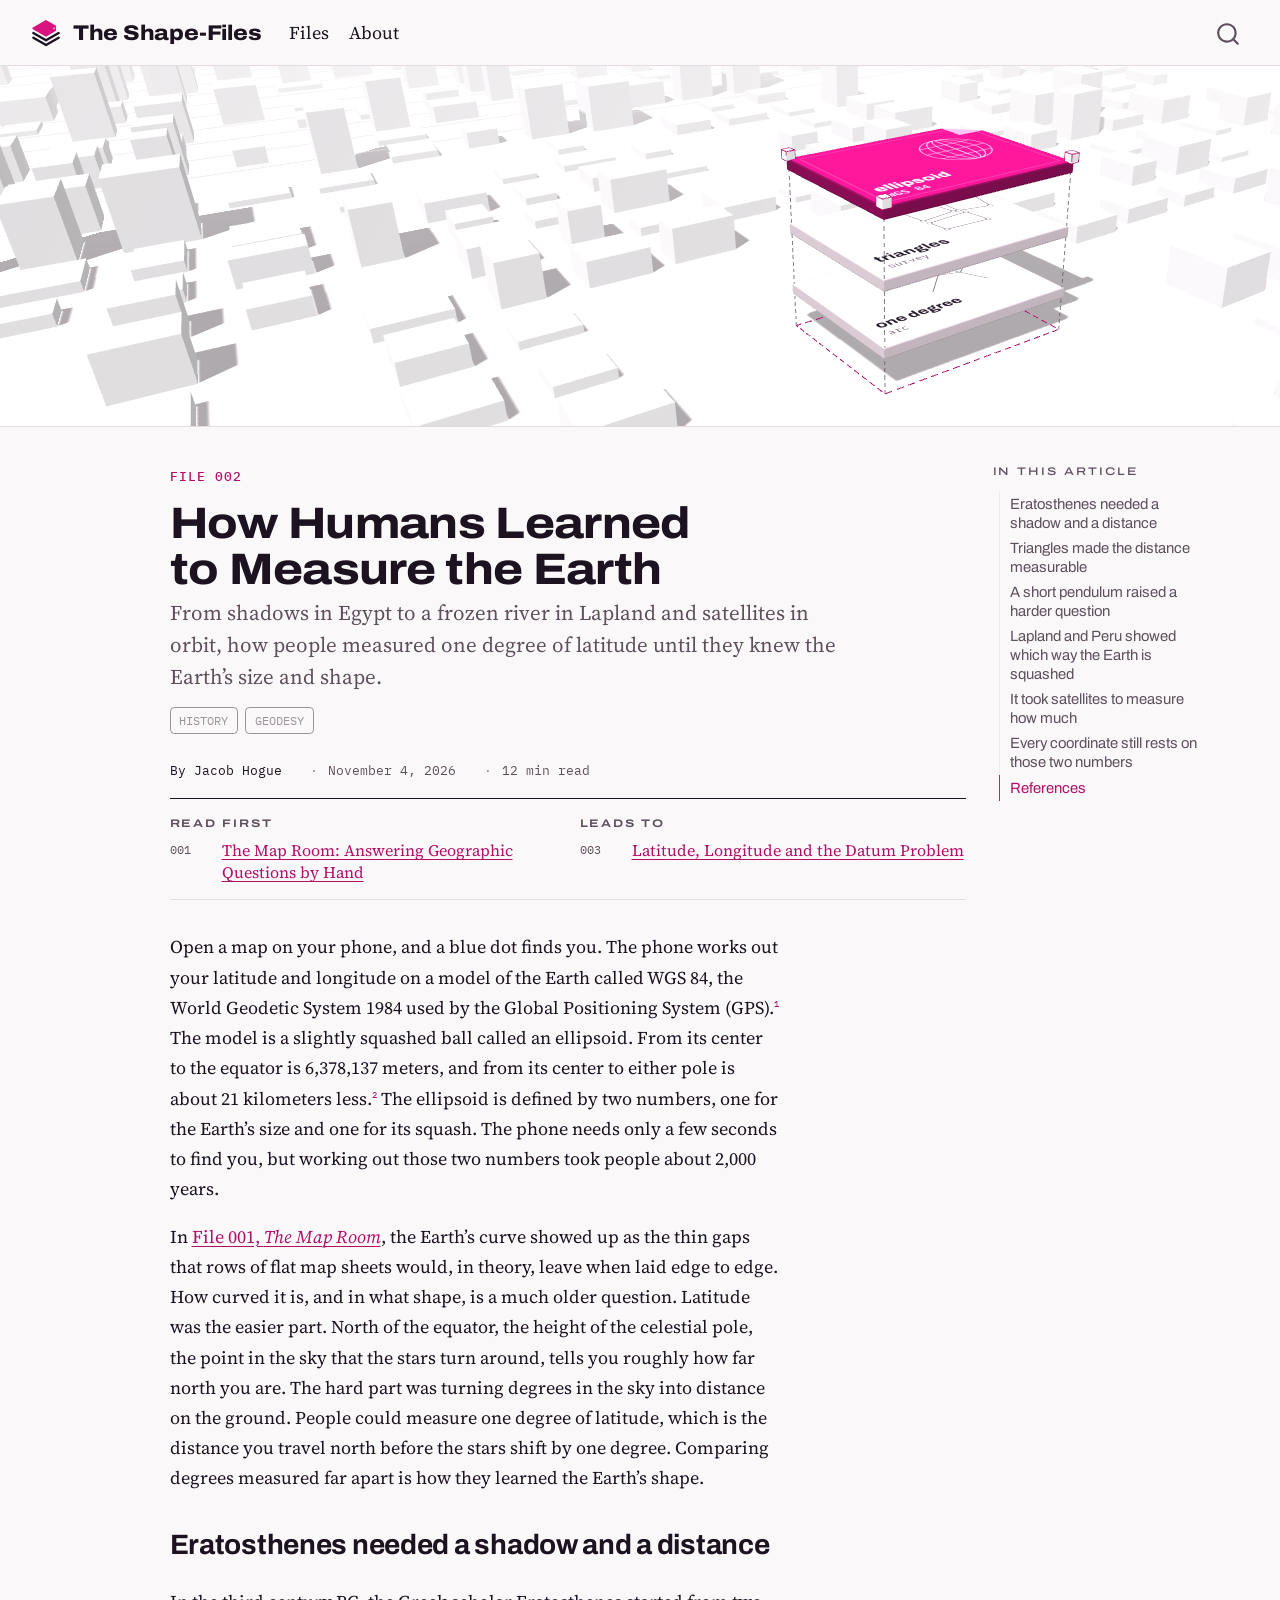
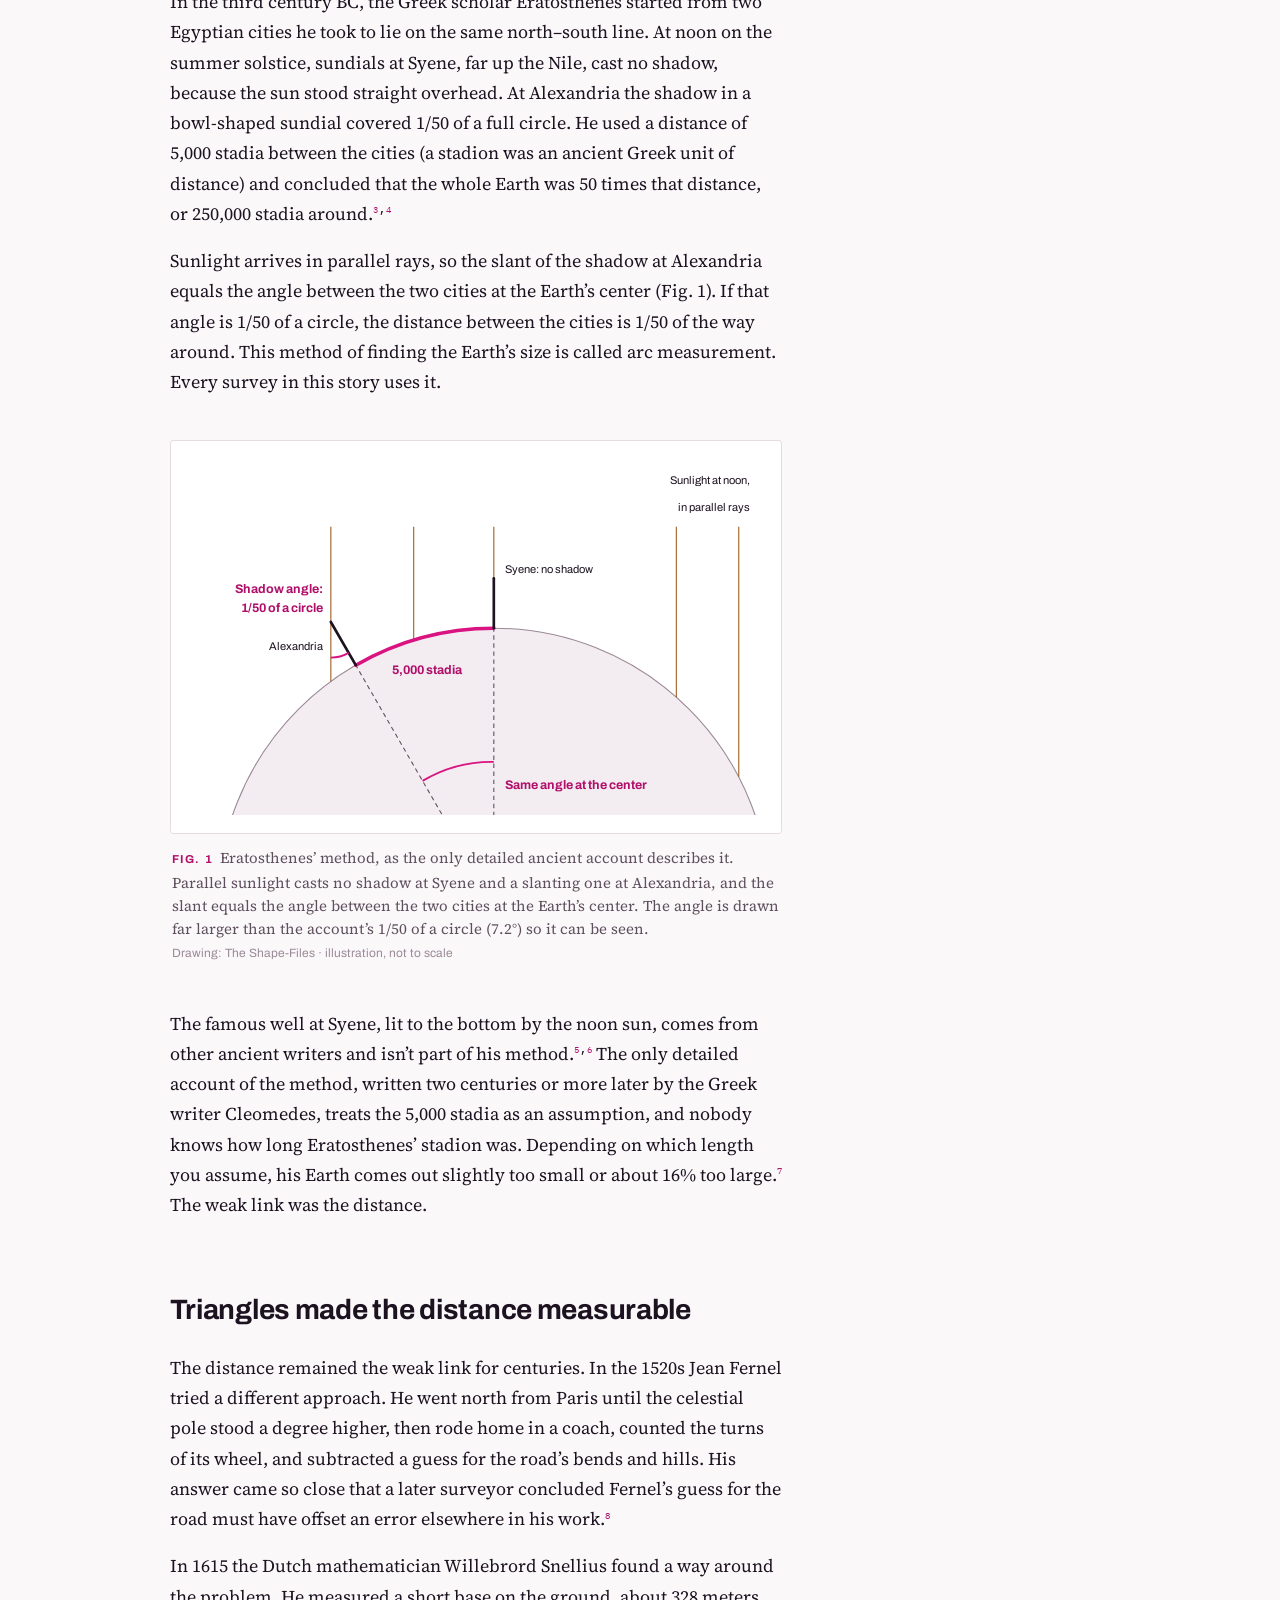
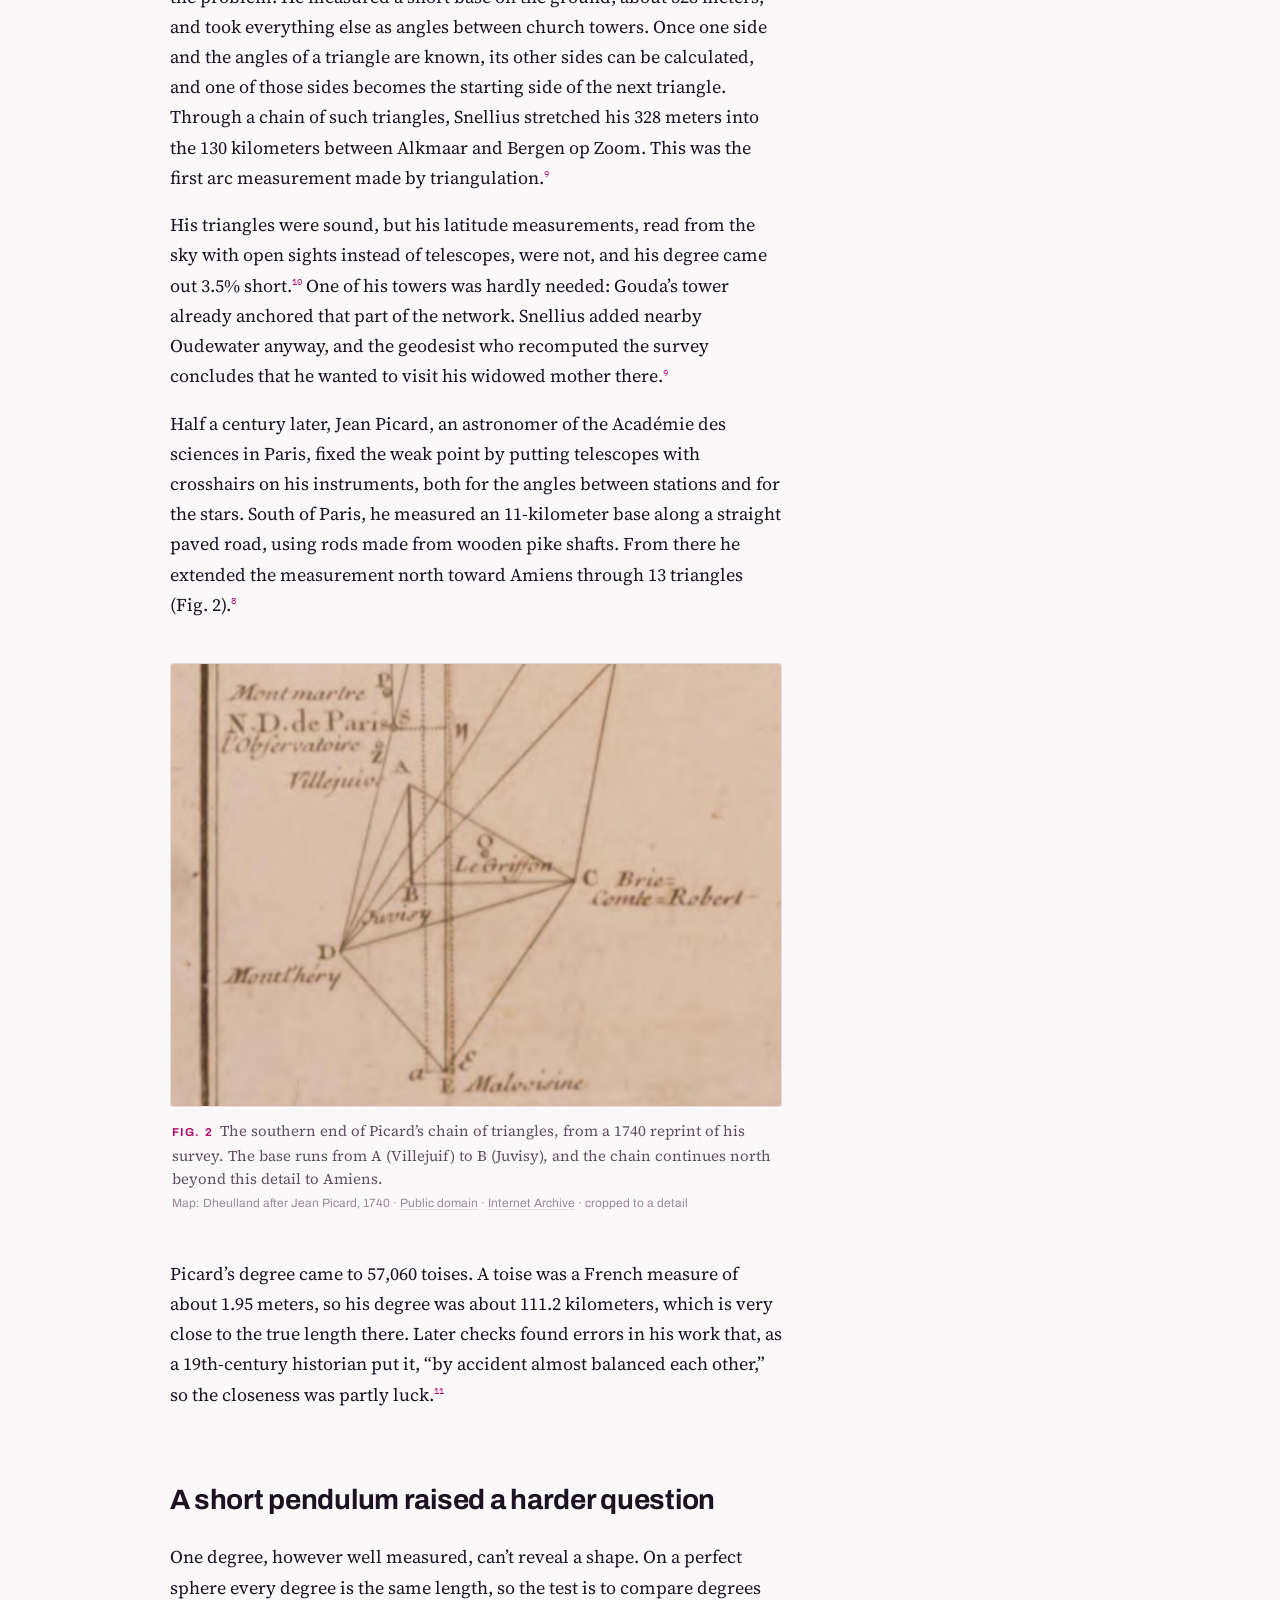
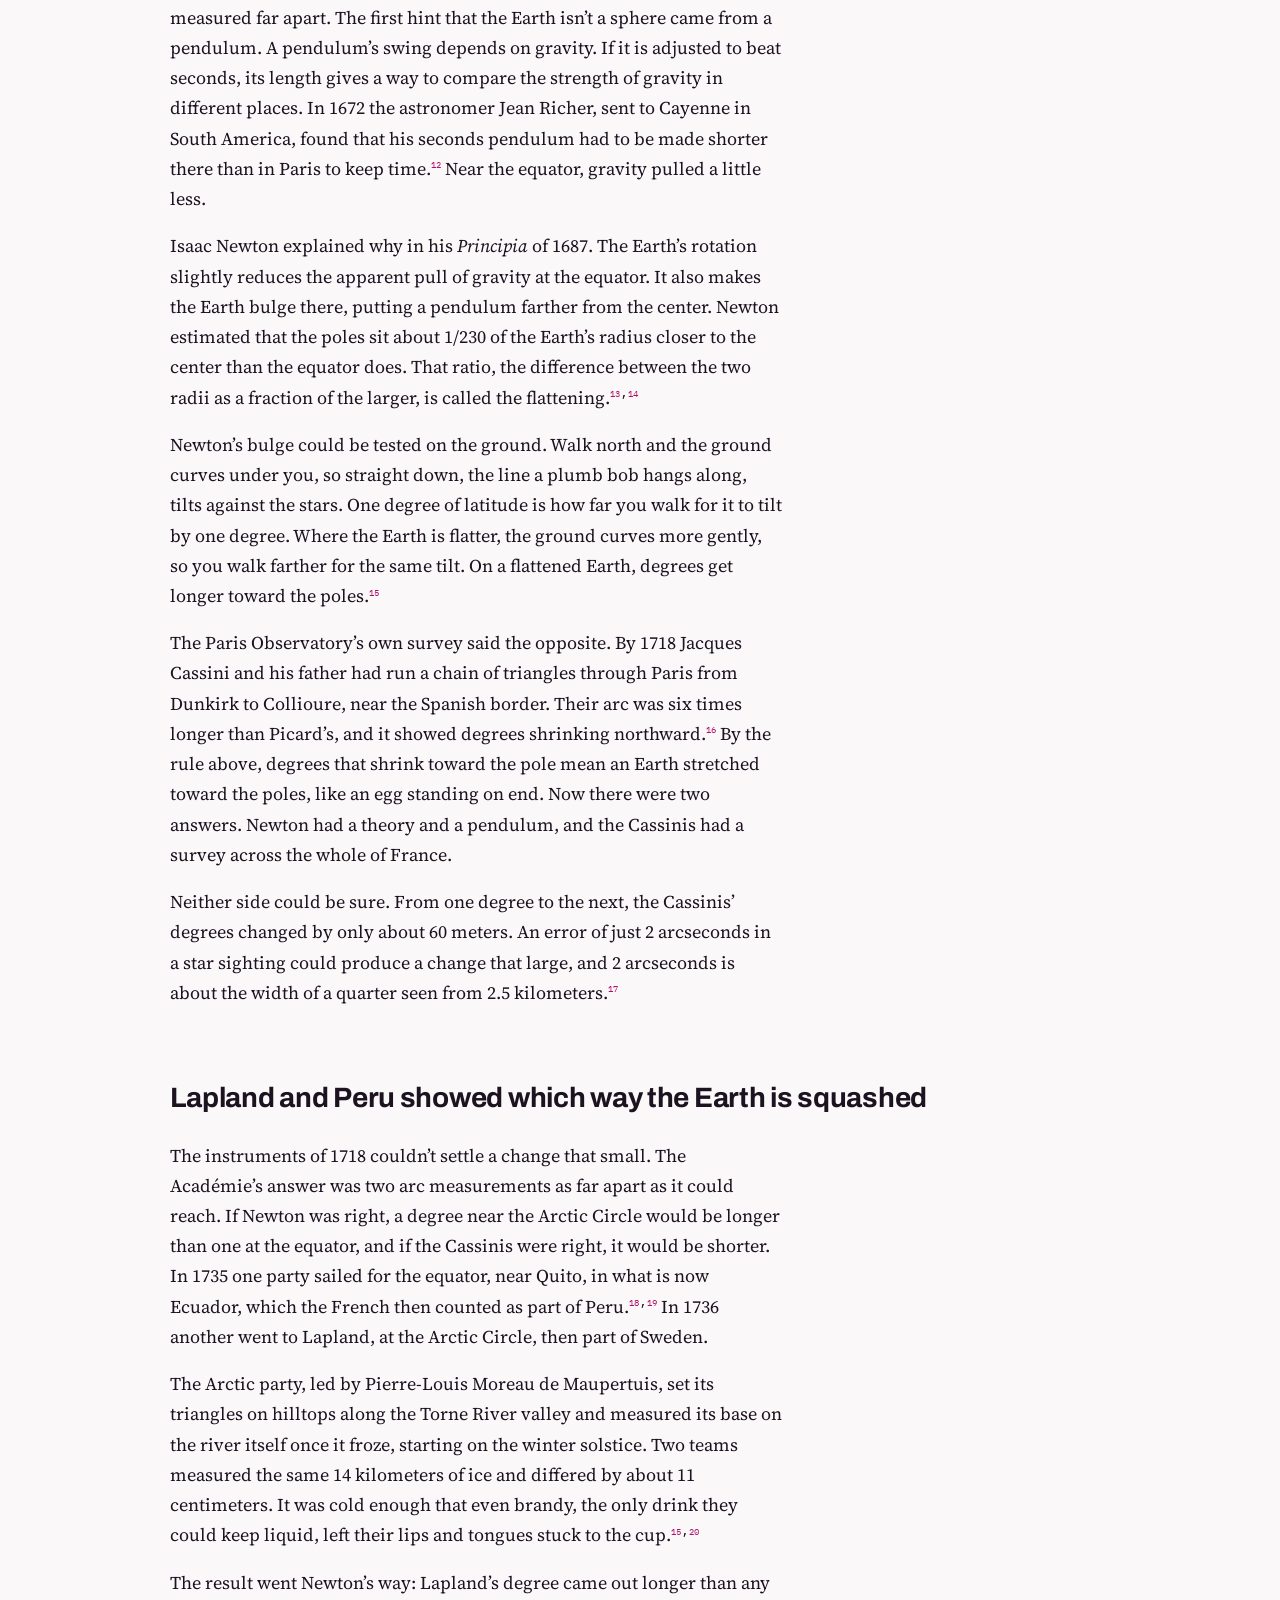
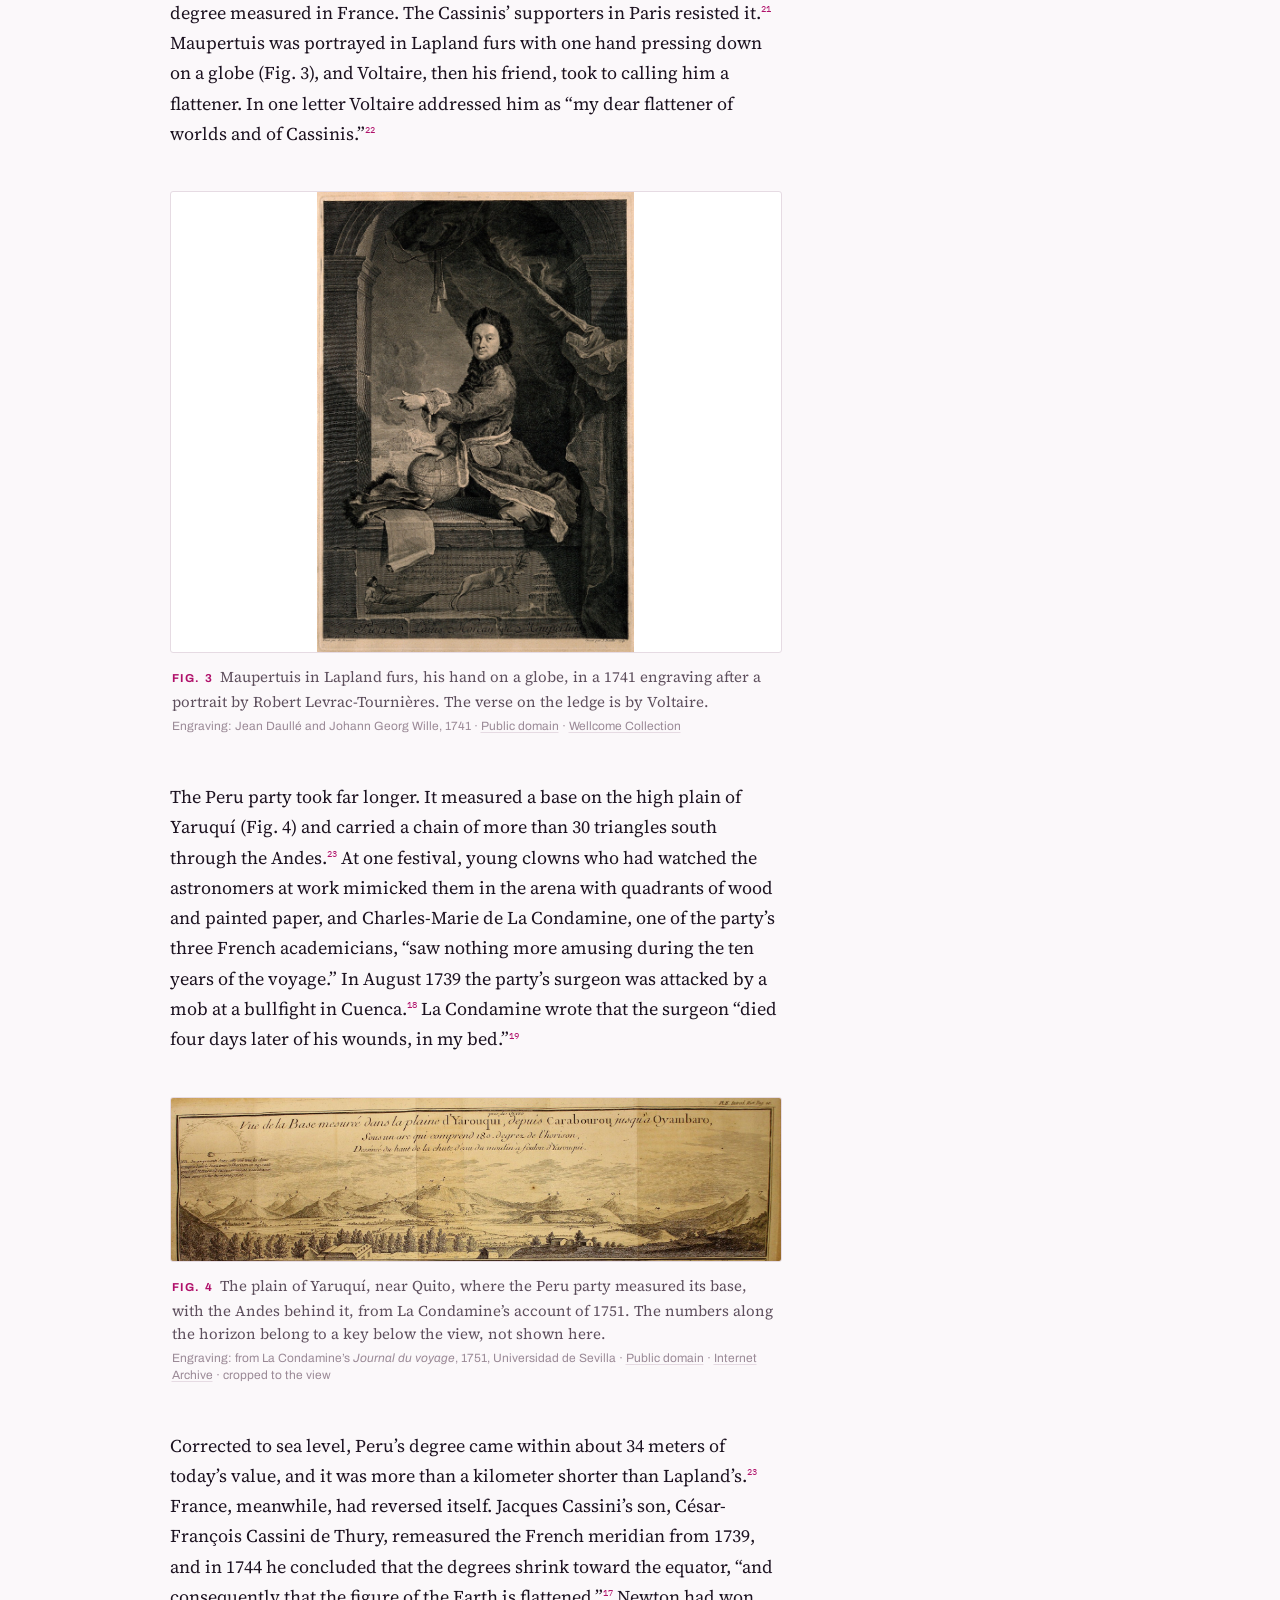
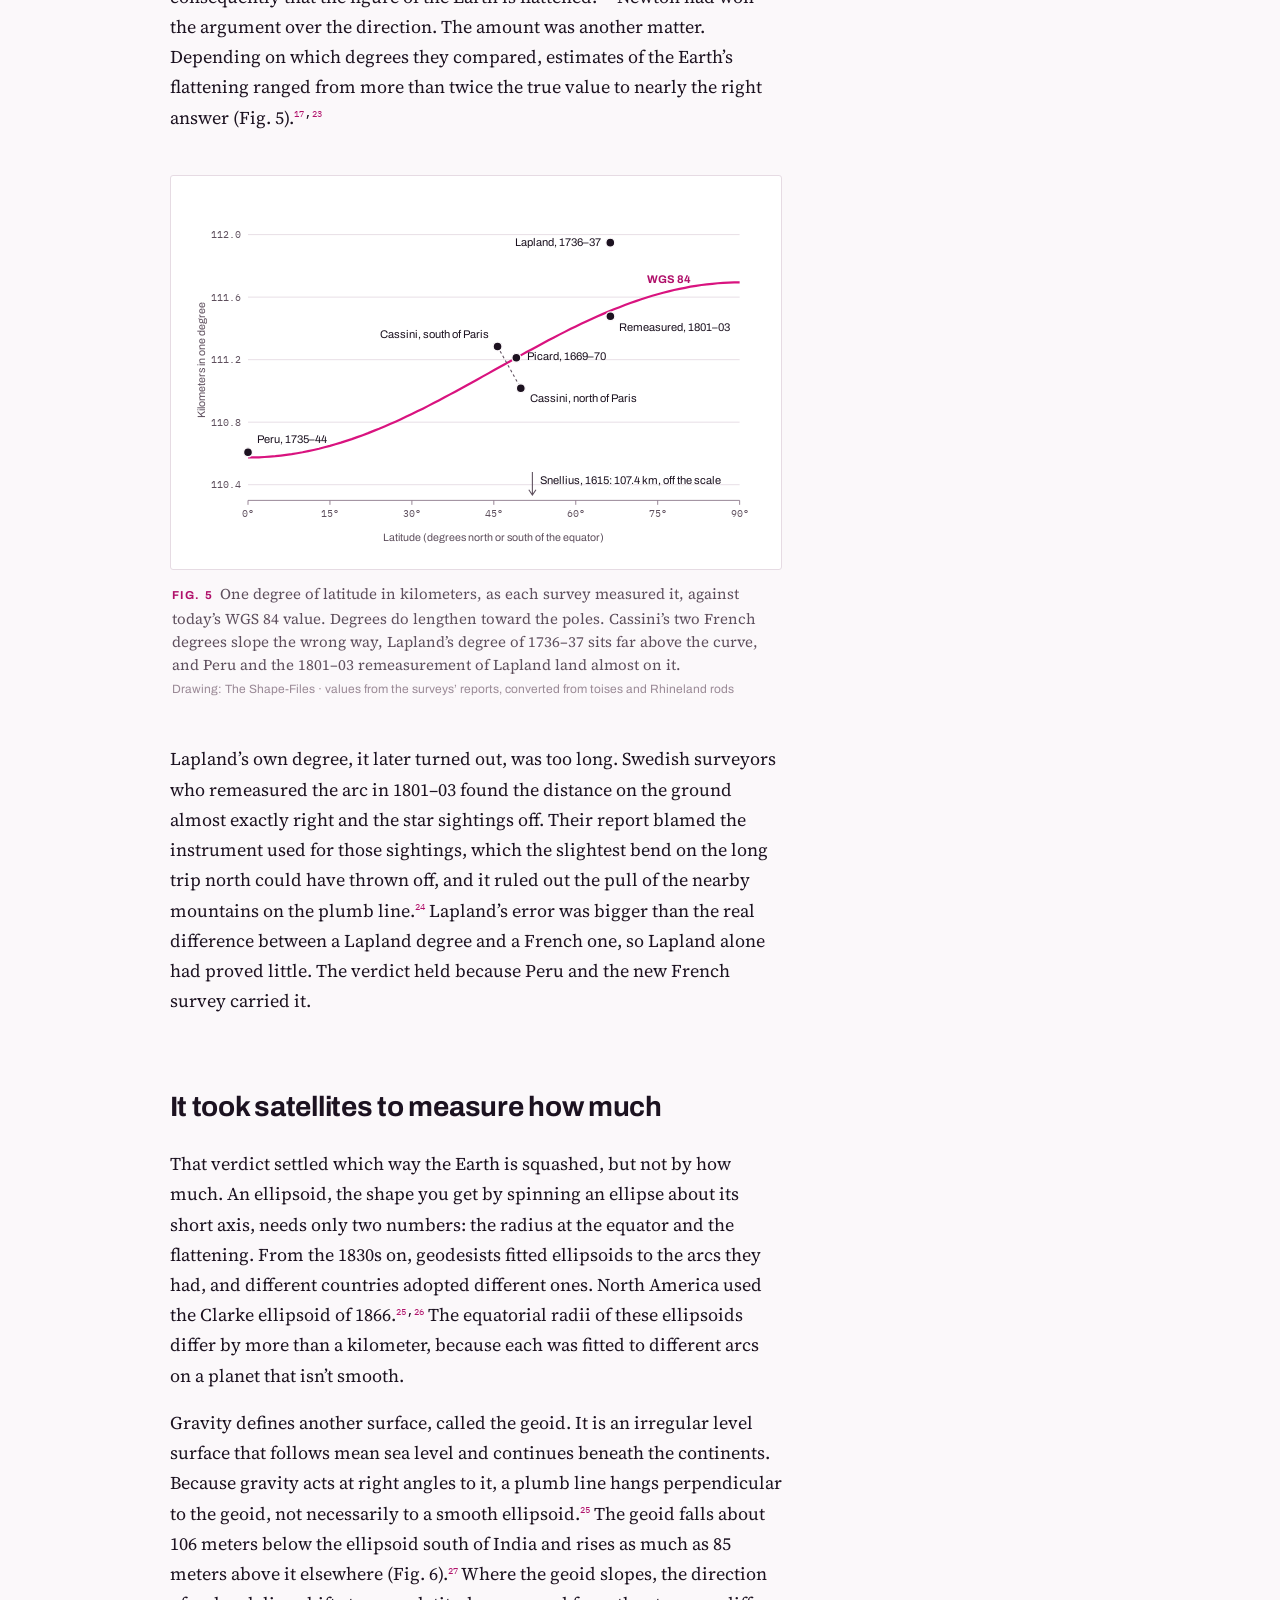
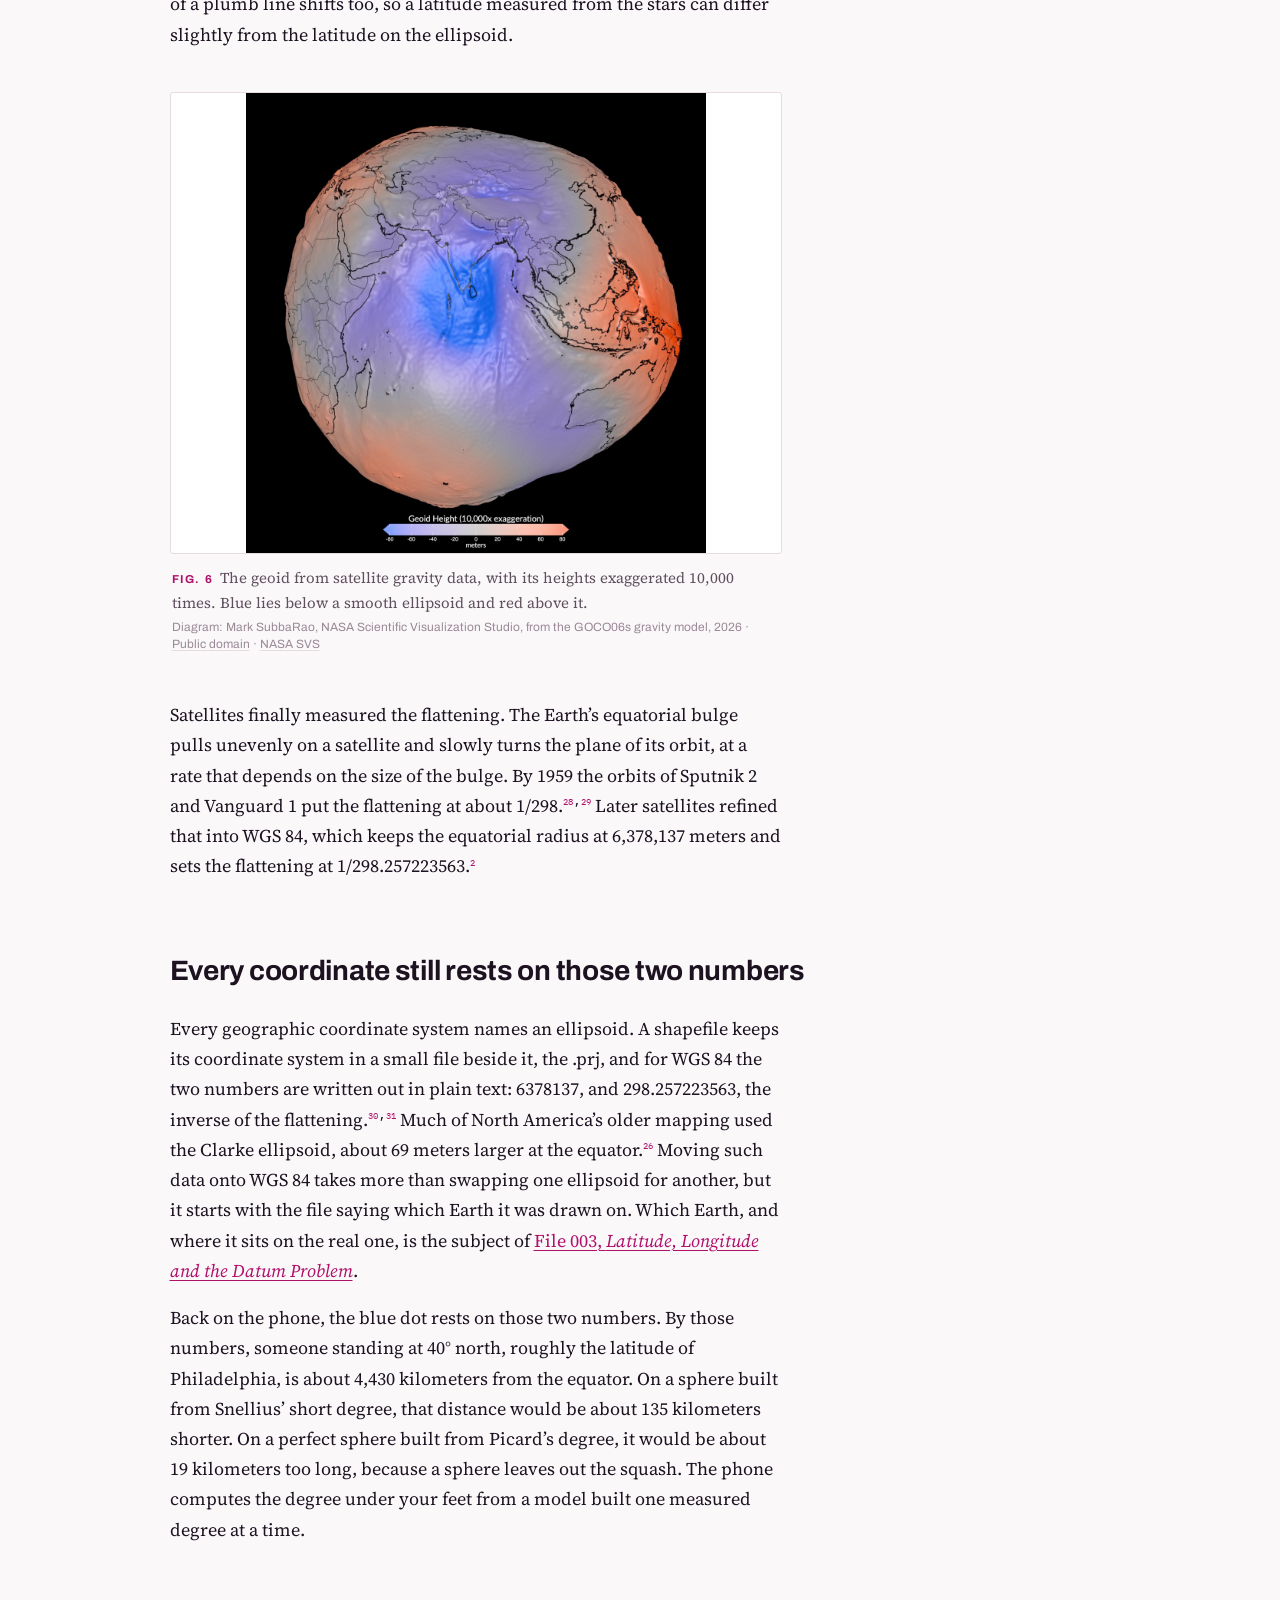
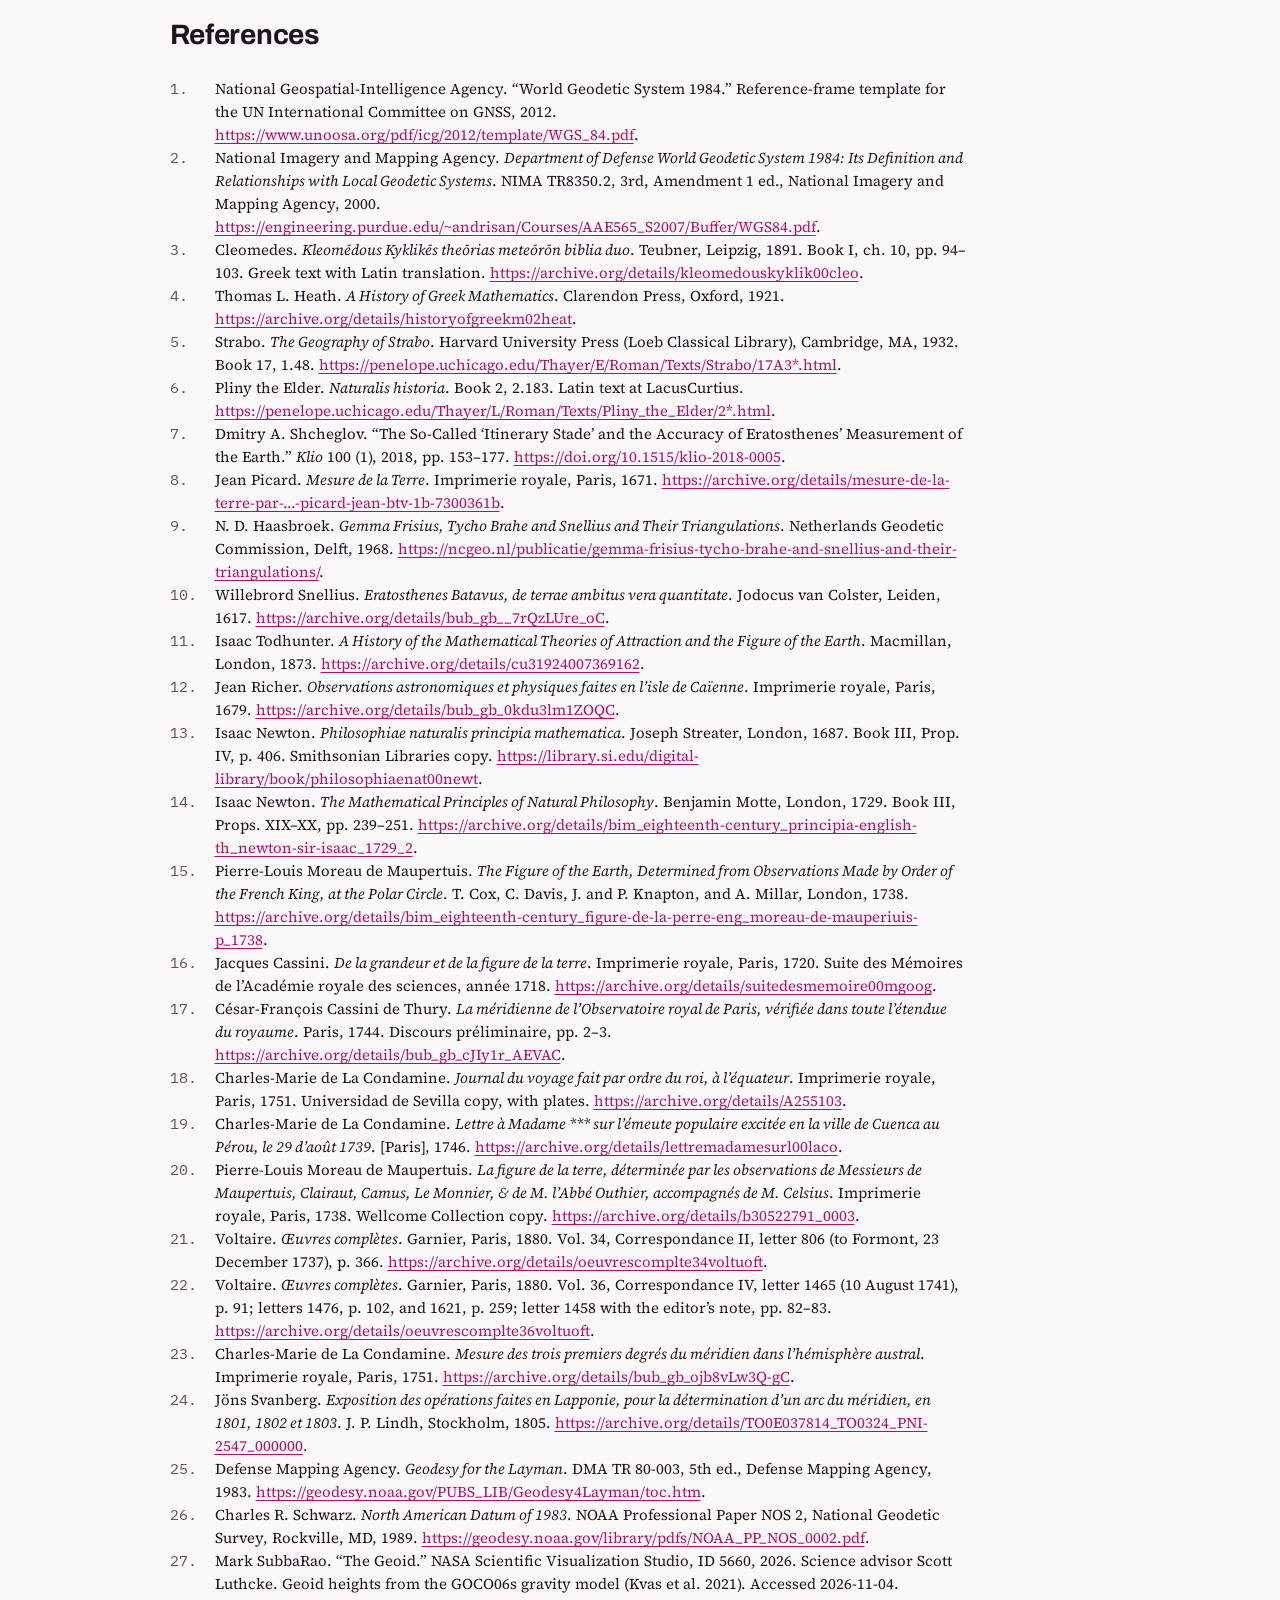
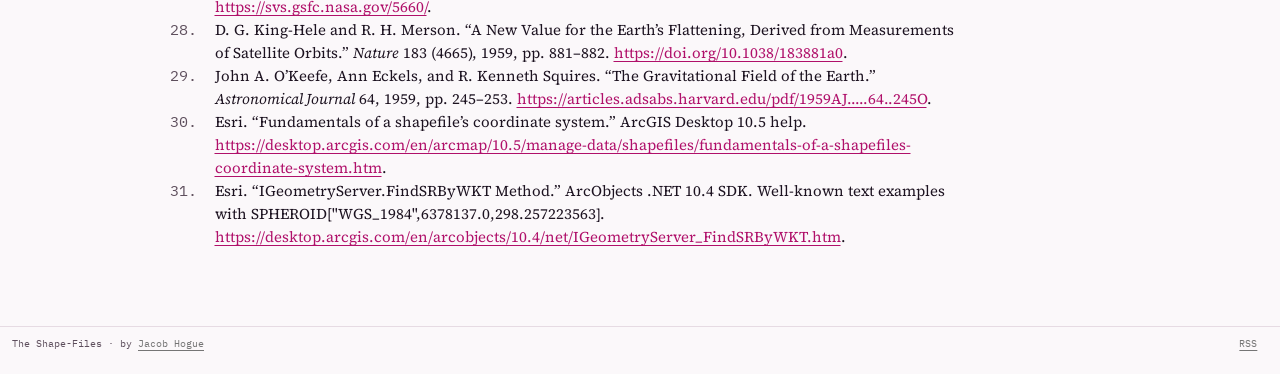
<file: articles/measuring-the-earth/index.html>
<!DOCTYPE html>
<html xmlns="http://www.w3.org/1999/xhtml" lang="en-US" xml:lang="en-US"><head>

<meta charset="utf-8">
<meta name="generator" content="quarto-1.11.9">

<meta name="viewport" content="width=device-width, initial-scale=1.0, user-scalable=yes">

<meta name="author" content="Jacob Hogue">
<meta name="dcterms.date" content="2026-11-04">
<meta name="description" content="From Eratosthenes’ shadows to Snellius’ church towers, a frozen river in Lapland, the Andes, and the satellites behind WGS 84: how measuring one degree of latitude revealed the Earth’s size and shape.">

<title>How Humans Learned to Measure the Earth – The Shape-Files</title>
<style>
/* Default styles provided by pandoc.
** See https://pandoc.org/MANUAL.html#variables-for-html for config info.
*/
span.smallcaps{font-variant: small-caps;}
div.columns{display: flex; gap: 1.5em;}
div.column{flex: auto;}
@media screen {
div.columns{gap: min(4vw, 1.5em);}
div.column{overflow-x: auto;}
}
div.hanging-indent{margin-left: 1.5em; text-indent: -1.5em;}
ul.task-list{list-style: none;}
ul.task-list li input[type="checkbox"] {
  width: 0.8em;
  margin: 0 0.8em 0.2em -1em; /* quarto-specific, see https://github.com/quarto-dev/quarto-cli/issues/4556 */ 
  vertical-align: middle;
}
/* CSS for citations */
div.csl-bib-body { }
div.csl-entry {
  clear: both;
  margin-bottom: 0em;
}
.hanging-indent div.csl-entry {
  margin-left:2em;
  text-indent:-2em;
}
div.csl-left-margin {
  min-width:2em;
  float:left;
}
div.csl-right-inline {
  margin-left:2em;
  padding-left:1em;
}
div.csl-indent {
  margin-left: 2em;
}</style>


<script src="../../site_libs/quarto-nav/quarto-nav.js"></script>
<script src="../../site_libs/quarto-nav/headroom.min.js"></script>
<script src="../../site_libs/clipboard/clipboard.min.js"></script>
<script src="../../site_libs/quarto-search/autocomplete.umd.js"></script>
<script src="../../site_libs/quarto-search/fuse.min.js"></script>
<script src="../../site_libs/quarto-search/quarto-search.js"></script>
<meta name="quarto:offset" content="../../">
<link href="../../assets/img/file-mark-favicon.svg" rel="icon" type="image/svg+xml">
<script src="../../site_libs/quarto-html/quarto.js" type="module"></script>
<script src="../../site_libs/quarto-html/tabsets/tabsets.js" type="module"></script>
<script src="../../site_libs/quarto-html/scrollable-regions/scrollable-regions.js" type="module"></script>
<script src="../../site_libs/quarto-html/popper.min.js"></script>
<script src="../../site_libs/quarto-html/tippy.umd.min.js"></script>
<script src="../../site_libs/quarto-html/anchor.min.js"></script>
<link href="../../site_libs/quarto-html/tippy.css" rel="stylesheet">
<link href="../../site_libs/quarto-html/quarto-syntax-highlighting-7b1528b1cba7e9f63f59baa7408a6f56.css" rel="stylesheet" id="quarto-text-highlighting-styles">
<script src="../../site_libs/bootstrap/bootstrap.min.js"></script>
<link href="../../site_libs/bootstrap/bootstrap-icons.css" rel="stylesheet">
<link href="../../site_libs/bootstrap/bootstrap-260992445ddb6850cf12eee7a5778700.min.css" rel="stylesheet" append-hash="true" id="quarto-bootstrap" data-mode="light">
<script id="quarto-search-options" type="application/json">{
  "location": "navbar",
  "copy-button": false,
  "collapse-after": 3,
  "panel-placement": "end",
  "type": "overlay",
  "limit": 50,
  "keyboard-shortcut": [
    "f",
    "/",
    "s"
  ],
  "show-item-context": false,
  "language": {
    "search-no-results-text": "No results",
    "search-matching-documents-text": "matching documents",
    "search-copy-link-title": "Copy link to search",
    "search-hide-matches-text": "Hide additional matches",
    "search-more-match-text": "more match in this document",
    "search-more-matches-text": "more matches in this document",
    "search-clear-button-title": "Clear",
    "search-text-placeholder": "",
    "search-detached-cancel-button-title": "Cancel",
    "search-submit-button-title": "Submit",
    "search-label": "Search"
  }
}</script>
<style>html{ scroll-behavior: smooth; }</style>


<link rel="stylesheet" href="../../styles/tokens.css?v=20261118135535">
<link rel="stylesheet" href="../../styles/components.css?v=20261118135535">
<link rel="stylesheet" href="../../styles/site.css?v=20261118135535">
<meta property="og:title" content="How Humans Learned to Measure the Earth – The Shape-Files">
<meta property="og:description" content="From Eratosthenes’ shadows to Snellius’ church towers, a frozen river in Lapland, the Andes, and the satellites behind WGS 84: how measuring one degree of latitude revealed the Earth’s size and shape.">
<meta property="og:image" content="https://jacob-hogue.github.io/the-shape-files/articles/measuring-the-earth/figures/share.png">
<meta property="og:site_name" content="The Shape-Files">
<meta property="og:image:height" content="630">
<meta property="og:image:width" content="1200">
<meta property="og:image:alt" content="The Shape-Files, File 002: How Humans Learned to Measure the Earth. A reference ellipsoid, a sheet of survey triangles, and an arc floating above a city grid.">
<meta name="twitter:title" content="How Humans Learned to Measure the Earth – The Shape-Files">
<meta name="twitter:description" content="From Eratosthenes’ shadows to Snellius’ church towers, a frozen river in Lapland, the Andes, and the satellites behind WGS 84: how measuring one degree of latitude revealed the Earth’s size and shape.">
<meta name="twitter:image" content="https://jacob-hogue.github.io/the-shape-files/articles/measuring-the-earth/figures/share.png">
<meta name="twitter:card" content="summary_large_image">
<meta name="twitter:image:alt" content="The Shape-Files, File 002: How Humans Learned to Measure the Earth. A reference ellipsoid, a sheet of survey triangles, and an arc floating above a city grid.">
</head>

<body class="nav-fixed quarto-light"><a id="quarto-skip-link" class="visually-hidden-focusable" href="#quarto-document-content">Skip to main content</a>

<div id="quarto-search-results"></div>
  <header id="quarto-header" class="headroom fixed-top">
    <nav class="navbar navbar-expand-lg " data-bs-theme="dark" aria-label="Site">
      <div class="navbar-container container-fluid">
      <div class="navbar-brand-container mx-auto">
    <a href="../../index.html" class="navbar-brand navbar-brand-logo">
    <img src="../../assets/img/file-mark-nav.svg" alt="The Shape-Files file mark" class="navbar-logo light-content">
    <img src="../../assets/img/file-mark-nav.svg" alt="The Shape-Files file mark" class="navbar-logo dark-content">
    </a>
    <a class="navbar-brand" href="../../index.html">
    <span class="navbar-title">The Shape-Files</span>
    </a>
  </div>
          <button class="navbar-toggler" type="button" data-bs-toggle="collapse" data-bs-target="#navbarCollapse" aria-controls="navbarCollapse" aria-expanded="false" aria-label="Toggle navigation" onclick="if (window.quartoToggleHeadroom) { window.quartoToggleHeadroom(); }">
  <span class="navbar-toggler-icon"></span>
</button>
          <div class="collapse navbar-collapse" id="navbarCollapse">
            <ul class="navbar-nav navbar-nav-scroll me-auto">
  <li class="nav-item">
    <a class="nav-link" href="../../index.html#files"> 
<span class="menu-text">Files</span></a>
  </li>  
  <li class="nav-item">
    <a class="nav-link" href="../../about.html"> 
<span class="menu-text">About</span></a>
  </li>  
</ul>
          </div> <!-- /navcollapse -->
            <div class="quarto-navbar-tools">
</div>
            <div id="quarto-search" class="" title="Search"></div>
      </div> <!-- /container-fluid -->
    </nav>
</header>
<!-- content -->
<div id="quarto-content" class="quarto-container page-columns page-rows-contents page-layout-article page-navbar">
<!-- sidebar -->
<!-- margin-sidebar -->
    <div id="quarto-margin-sidebar" class="sidebar margin-sidebar">
        <nav id="TOC" role="doc-toc" aria-labelledby="toc-title" class="toc-active">
    <h2 id="toc-title">In this article</h2>
   
  <ul class="collapse">
  <li><a href="#eratosthenes-needed-a-shadow-and-a-distance" id="toc-eratosthenes-needed-a-shadow-and-a-distance" class="nav-link active" data-scroll-target="#eratosthenes-needed-a-shadow-and-a-distance">Eratosthenes needed a shadow and a distance</a></li>
  <li><a href="#triangles-made-the-distance-measurable" id="toc-triangles-made-the-distance-measurable" class="nav-link" data-scroll-target="#triangles-made-the-distance-measurable">Triangles made the distance measurable</a></li>
  <li><a href="#a-short-pendulum-raised-a-harder-question" id="toc-a-short-pendulum-raised-a-harder-question" class="nav-link" data-scroll-target="#a-short-pendulum-raised-a-harder-question">A short pendulum raised a harder question</a></li>
  <li><a href="#lapland-and-peru-showed-which-way-the-earth-is-squashed" id="toc-lapland-and-peru-showed-which-way-the-earth-is-squashed" class="nav-link" data-scroll-target="#lapland-and-peru-showed-which-way-the-earth-is-squashed">Lapland and Peru showed which way the Earth is squashed</a></li>
  <li><a href="#it-took-satellites-to-measure-how-much" id="toc-it-took-satellites-to-measure-how-much" class="nav-link" data-scroll-target="#it-took-satellites-to-measure-how-much">It took satellites to measure how much</a></li>
  <li><a href="#every-coordinate-still-rests-on-those-two-numbers" id="toc-every-coordinate-still-rests-on-those-two-numbers" class="nav-link" data-scroll-target="#every-coordinate-still-rests-on-those-two-numbers">Every coordinate still rests on those two numbers</a></li>
  <li><a href="#references" id="toc-references" class="nav-link" data-scroll-target="#references">References</a></li>
  </ul>
</nav>
    </div>
<!-- main -->
<main class="content page-columns page-full" id="quarto-document-content" tabindex="-1">

<div class="sf-hero-mount sf-hero-bleed column-screen" style="--sf-hero-h: 360px" data-height="360" data-seed="1617" data-shift="0.2" data-title="Banner: an ellipsoid, a sheet of survey triangles, and a measured arc floating above a city grid; the ellipsoid is highlighted" data-stack="=ellipsoid, WGS 84, graticule, subject; =triangles, survey, polygons; =one degree, arc, lines"></div>
<script>
/* Lift the banner out of the article grid so it spans the page under the navbar and stays clear of the table of contents. */
(function () { var h = document.currentScript.previousElementSibling, c = document.getElementById("quarto-content"); if (h && c) { h.classList.remove("column-screen"); c.parentNode.insertBefore(h, c); } })();
</script>
<header id="title-block-header" class="quarto-title-block default">
<div class="quarto-title">
<p class="sf-file-no">File 002</p>
<h1 class="title">How Humans Learned to Measure the Earth</h1>
<p class="subtitle lead">From shadows in Egypt to a frozen river in Lapland and satellites in orbit, how people measured one degree of latitude until they knew the Earth’s size and shape.</p>
  <div class="quarto-categories">
    <div class="quarto-category">History</div>
    <div class="quarto-category">Geodesy</div>
  </div>
  </div>

<div>
  <div class="description">
    From Eratosthenes’ shadows to Snellius’ church towers, a frozen river in Lapland, the Andes, and the satellites behind WGS 84: how measuring one degree of latitude revealed the Earth’s size and shape.
  </div>
</div>


<div class="quarto-title-meta sf-byline">
    <p class="sf-byline-author">By <a href="https://jacob-hogue.github.io">Jacob Hogue</a> </p>
      <p class="sf-byline-date"><span class="visually-hidden">Published </span>November 4, 2026</p>
        <p class="sf-byline-time">12 min read</p>
  </div>



</header>



<div class="sf-article-path">
<nav class="sf-prereq" aria-label="Reading path">
<div class="sf-prereq-col">
<p class="sf-prereq-head">
Read first
</p>
<ul class="sf-prereq-list">
<li>
<span class="sf-prereq-id">001</span><a href="../the-map-room/">The Map Room: Answering Geographic Questions by Hand</a>
</li>
</ul>
</div>
<div class="sf-prereq-col">
<p class="sf-prereq-head">
Leads to
</p>
<ul class="sf-prereq-list">
<li>
<span class="sf-prereq-id">003</span><a href="../the-datum-problem/">Latitude, Longitude and the Datum Problem</a>
</li>
</ul>
</div>
</nav>
</div>
<p>Open a map on your phone, and a blue dot finds you. The phone works out your latitude and longitude on a model of the Earth called WGS 84, the World Geodetic System 1984 used by the Global Positioning System (GPS).<span class="citation" data-cites="nga2012"><sup><a href="#ref-nga2012" role="doc-biblioref">1</a></sup></span> The model is a slightly squashed ball called an ellipsoid. From its center to the equator is 6,378,137 meters, and from its center to either pole is about 21 kilometers less.<span class="citation" data-cites="nima2000"><sup><a href="#ref-nima2000" role="doc-biblioref">2</a></sup></span> The ellipsoid is defined by two numbers, one for the Earth’s size and one for its squash. The phone needs only a few seconds to find you, but working out those two numbers took people about 2,000 years.</p>
<p>In <a href="../the-map-room/">File 001, <em>The Map Room</em></a>, the Earth’s curve showed up as the thin gaps that rows of flat map sheets would, in theory, leave when laid edge to edge. How curved it is, and in what shape, is a much older question. Latitude was the easier part. North of the equator, the height of the celestial pole, the point in the sky that the stars turn around, tells you roughly how far north you are. The hard part was turning degrees in the sky into distance on the ground. People could measure one degree of latitude, which is the distance you travel north before the stars shift by one degree. Comparing degrees measured far apart is how they learned the Earth’s shape.</p>
<section id="eratosthenes-needed-a-shadow-and-a-distance" class="level2">
<h2 class="anchored" data-anchor-id="eratosthenes-needed-a-shadow-and-a-distance">Eratosthenes needed a shadow and a distance</h2>
<p>In the third century BC, the Greek scholar Eratosthenes started from two Egyptian cities he took to lie on the same north–south line. At noon on the summer solstice, sundials at Syene, far up the Nile, cast no shadow, because the sun stood straight overhead. At Alexandria the shadow in a bowl-shaped sundial covered 1/50 of a full circle. He used a distance of 5,000 stadia between the cities (a stadion was an ancient Greek unit of distance) and concluded that the whole Earth was 50 times that distance, or 250,000 stadia around.<span class="citation" data-cites="cleomedes_ziegler1891 heath1921"><sup><a href="#ref-cleomedes_ziegler1891" role="doc-biblioref">3</a>,<a href="#ref-heath1921" role="doc-biblioref">4</a></sup></span></p>
<p>Sunlight arrives in parallel rays, so the slant of the shadow at Alexandria equals the angle between the two cities at the Earth’s center (Fig. 1). If that angle is 1/50 of a circle, the distance between the cities is 1/50 of the way around. This method of finding the Earth’s size is called arc measurement. Every survey in this story uses it.</p>
<figure class="sf-fig sf-fig-drawing figure" aria-labelledby="fig-1-cap">
<div class="sf-fig-frame"><div class="sf-fig-body">
<svg viewbox="0 0 640 400" width="100%" role="img" aria-labelledby="fig-1-svg-title" xmlns="http://www.w3.org/2000/svg">
<title id="fig-1-svg-title">
The top of a curved Earth under vertical rays of sunlight. An upright pin at Syene lines up with a ray; a pin at Alexandria leans away from the rays. One arc marks the angle between a ray and the leaning pin, and a matching arc marks the angle between the two cities’ radii, with 5,000 stadia labeled along the surface between them
</title>
<style>.earth{fill:var(--paper-sunk);stroke:var(--ink-faint);stroke-width:1.2}.ray{stroke:var(--amber-ink, var(--ink-muted));stroke-width:1.4;opacity:.8}.pin{stroke:var(--ink);stroke-width:3;stroke-linecap:round}.rad{stroke:var(--ink-muted);stroke-width:1.2;stroke-dasharray:5 4}.arc{fill:none;stroke:var(--magenta);stroke-width:4;stroke-linecap:round}.ang{fill:none;stroke:var(--magenta);stroke-width:2}.shadowray{stroke:var(--magenta);stroke-width:1.6;stroke-dasharray:4 3}.lab{font-family:var(--font-display);font-size:14px;fill:var(--ink)}.labm{font-family:var(--font-display);font-size:14px;font-weight:700;fill:var(--magenta-ink, var(--magenta))}.note{font-family:var(--font-display);font-size:12px;fill:var(--ink-muted)}.narrow{display:none}@media (max-width:600px){.lab,.labm{font-size:21px}.note{font-size:17px}.wide{display:none}.narrow{display:inline}}</style>
<circle class="earth" cx="340" cy="500" r="310"></circle> <line class="ray" x1="157.0" y1="76" x2="157.0" y2="249.8"></line> <line class="ray" x1="250.0" y1="76" x2="250.0" y2="203.4"></line> <line class="ray" x1="340.0" y1="76" x2="340.0" y2="190.0"></line> <line class="ray" x1="545.0" y1="76" x2="545.0" y2="267.5"></line> <line class="ray" x1="615.0" y1="76" x2="615.0" y2="356.9"></line> <text class="lab" x="628" y="28" text-anchor="end">Sunlight at noon,</text><text class="lab" x="628" y="58" text-anchor="end">in parallel rays</text> <line class="rad" x1="340" y1="500" x2="340.0" y2="134.0"></line> <line class="rad" x1="340" y1="500" x2="157.0" y2="183.0"></line> <path class="arc" d="M340.0,190.0 A310,310 0 0 0 185.0,231.5"></path> <line class="pin" x1="340.0" y1="190.0" x2="340.0" y2="134.0"></line> <line class="pin" x1="185.0" y1="231.5" x2="157.0" y2="183.0"></line> <path class="ang" d="M157.0,223.0 A40,40 0 0 0 177.0,217.7"></path> <text class="lab" x="352.0" y="128.0">Syene: no shadow</text> <text class="lab" x="148.0" y="214" text-anchor="end">Alexandria</text> <text class="labm wide" x="148.0" y="150" text-anchor="end">Shadow angle:</text> <text class="labm wide" x="148.0" y="172" text-anchor="end">1/50 of a circle</text> <text class="labm narrow" x="24" y="28">Shadow angle at</text> <text class="labm narrow" x="24" y="58">Alexandria: 1/50 of a circle</text> <text class="labm wide" x="265" y="241" text-anchor="middle">5,000 stadia</text> <text class="labm narrow" x="271" y="258" text-anchor="middle">5,000 stadia</text> <path class="ang" d="M340.0,340.0 A150,150 0 0 0 260.0,361.4"></path> <text class="labm" x="352.0" y="370.0">Same angle at the center</text>
</svg>
</div></div>
<figcaption class="sf-fig-cap" id="fig-1-cap">
<p><span class="sf-fig-label">Fig. 1</span>Eratosthenes’ method, as the only detailed ancient account describes it. Parallel sunlight casts no shadow at Syene and a slanting one at Alexandria, and the slant equals the angle between the two cities at the Earth’s center. The angle is drawn far larger than the account’s 1/50 of a circle (7.2°) so it can be seen.<span class="sf-fig-credit">Drawing: The Shape-Files · illustration, not to scale</span></p>
</figcaption>
</figure>
<p>The famous well at Syene, lit to the bottom by the noon sun, comes from other ancient writers and isn’t part of his method.<span class="citation" data-cites="strabo_jones pliny_nh2"><sup><a href="#ref-strabo_jones" role="doc-biblioref">5</a>,<a href="#ref-pliny_nh2" role="doc-biblioref">6</a></sup></span> The only detailed account of the method, written two centuries or more later by the Greek writer Cleomedes, treats the 5,000 stadia as an assumption, and nobody knows how long Eratosthenes’ stadion was. Depending on which length you assume, his Earth comes out slightly too small or about 16% too large.<span class="citation" data-cites="shcheglov2018"><sup><a href="#ref-shcheglov2018" role="doc-biblioref">7</a></sup></span> The weak link was the distance.</p>
</section>
<section id="triangles-made-the-distance-measurable" class="level2">
<h2 class="anchored" data-anchor-id="triangles-made-the-distance-measurable">Triangles made the distance measurable</h2>
<p>The distance remained the weak link for centuries. In the 1520s Jean Fernel tried a different approach. He went north from Paris until the celestial pole stood a degree higher, then rode home in a coach, counted the turns of its wheel, and subtracted a guess for the road’s bends and hills. His answer came so close that a later surveyor concluded Fernel’s guess for the road must have offset an error elsewhere in his work.<span class="citation" data-cites="picard1671"><sup><a href="#ref-picard1671" role="doc-biblioref">8</a></sup></span></p>
<p>In 1615 the Dutch mathematician Willebrord Snellius found a way around the problem. He measured a short base on the ground, about 328 meters, and took everything else as angles between church towers. Once one side and the angles of a triangle are known, its other sides can be calculated, and one of those sides becomes the starting side of the next triangle. Through a chain of such triangles, Snellius stretched his 328 meters into the 130 kilometers between Alkmaar and Bergen op Zoom. This was the first arc measurement made by triangulation.<span class="citation" data-cites="haasbroek1968"><sup><a href="#ref-haasbroek1968" role="doc-biblioref">9</a></sup></span></p>
<p>His triangles were sound, but his latitude measurements, read from the sky with open sights instead of telescopes, were not, and his degree came out 3.5% short.<span class="citation" data-cites="snellius1617"><sup><a href="#ref-snellius1617" role="doc-biblioref">10</a></sup></span> One of his towers was hardly needed: Gouda’s tower already anchored that part of the network. Snellius added nearby Oudewater anyway, and the geodesist who recomputed the survey concludes that he wanted to visit his widowed mother there.<span class="citation" data-cites="haasbroek1968"><sup><a href="#ref-haasbroek1968" role="doc-biblioref">9</a></sup></span></p>
<p>Half a century later, Jean Picard, an astronomer of the Académie des sciences in Paris, fixed the weak point by putting telescopes with crosshairs on his instruments, both for the angles between stations and for the stars. South of Paris, he measured an 11-kilometer base along a straight paved road, using rods made from wooden pike shafts. From there he extended the measurement north toward Amiens through 13 triangles (Fig. 2).<span class="citation" data-cites="picard1671"><sup><a href="#ref-picard1671" role="doc-biblioref">8</a></sup></span></p>
<figure class="sf-fig sf-fig-photo figure" aria-labelledby="fig-2-cap">
<a class="sf-fig-frame sf-zoom" href="figures/picard-1740-base-and-paris.jpg" aria-label="Enlarge figure 2"><img src="figures/picard-1740-base-and-paris.jpg" width="1345" height="975" loading="lazy" alt="An engraved diagram of survey triangles drawn with fine lines, with stations labeled in italic script: Montmartre, Notre-Dame de Paris, the Observatory, Villejuif, Juvisy, Le Griffon, Brie-Comte-Robert, Montlhéry, and Malvoisine." class="figure-img"></a>
<figcaption class="sf-fig-cap" id="fig-2-cap"><span class="sf-fig-label">Fig. 2</span>The southern end of Picard’s chain of triangles, from a 1740 reprint of his survey. The base runs from A (Villejuif) to B (Juvisy), and the chain continues north beyond this detail to Amiens.<span class="sf-fig-credit">Map: Dheulland after Jean Picard, 1740 · <a href="https://creativecommons.org/publicdomain/mark/1.0/">Public domain</a> · <a href="https://archive.org/details/picard-1740-degre-du-meridien-entre-paris-et-amie">Internet Archive</a> · cropped to a detail</span></figcaption>
</figure>
<p>Picard’s degree came to 57,060 toises. A toise was a French measure of about 1.95 meters, so his degree was about 111.2 kilometers, which is very close to the true length there. Later checks found errors in his work that, as a 19th-century historian put it, “by accident almost balanced each other,” so the closeness was partly luck.<span class="citation" data-cites="todhunter1873"><sup><a href="#ref-todhunter1873" role="doc-biblioref">11</a></sup></span></p>
</section>
<section id="a-short-pendulum-raised-a-harder-question" class="level2">
<h2 class="anchored" data-anchor-id="a-short-pendulum-raised-a-harder-question">A short pendulum raised a harder question</h2>
<p>One degree, however well measured, can’t reveal a shape. On a perfect sphere every degree is the same length, so the test is to compare degrees measured far apart. The first hint that the Earth isn’t a sphere came from a pendulum. A pendulum’s swing depends on gravity. If it is adjusted to beat seconds, its length gives a way to compare the strength of gravity in different places. In 1672 the astronomer Jean Richer, sent to Cayenne in South America, found that his seconds pendulum had to be made shorter there than in Paris to keep time.<span class="citation" data-cites="richer1679"><sup><a href="#ref-richer1679" role="doc-biblioref">12</a></sup></span> Near the equator, gravity pulled a little less.</p>
<p>Isaac Newton explained why in his <em>Principia</em> of 1687. The Earth’s rotation slightly reduces the apparent pull of gravity at the equator. It also makes the Earth bulge there, putting a pendulum farther from the center. Newton estimated that the poles sit about 1/230 of the Earth’s radius closer to the center than the equator does. That ratio, the difference between the two radii as a fraction of the larger, is called the flattening.<span class="citation" data-cites="newton1687 newton1729"><sup><a href="#ref-newton1687" role="doc-biblioref">13</a>,<a href="#ref-newton1729" role="doc-biblioref">14</a></sup></span></p>
<p>Newton’s bulge could be tested on the ground. Walk north and the ground curves under you, so straight down, the line a plumb bob hangs along, tilts against the stars. One degree of latitude is how far you walk for it to tilt by one degree. Where the Earth is flatter, the ground curves more gently, so you walk farther for the same tilt. On a flattened Earth, degrees get longer toward the poles.<span class="citation" data-cites="maupertuis1738en"><sup><a href="#ref-maupertuis1738en" role="doc-biblioref">15</a></sup></span></p>
<p>The Paris Observatory’s own survey said the opposite. By 1718 Jacques Cassini and his father had run a chain of triangles through Paris from Dunkirk to Collioure, near the Spanish border. Their arc was six times longer than Picard’s, and it showed degrees shrinking northward.<span class="citation" data-cites="cassini1720"><sup><a href="#ref-cassini1720" role="doc-biblioref">16</a></sup></span> By the rule above, degrees that shrink toward the pole mean an Earth stretched toward the poles, like an egg standing on end. Now there were two answers. Newton had a theory and a pendulum, and the Cassinis had a survey across the whole of France.</p>
<p>Neither side could be sure. From one degree to the next, the Cassinis’ degrees changed by only about 60 meters. An error of just 2 arcseconds in a star sighting could produce a change that large, and 2 arcseconds is about the width of a quarter seen from 2.5 kilometers.<span class="citation" data-cites="cassinidethury1744"><sup><a href="#ref-cassinidethury1744" role="doc-biblioref">17</a></sup></span></p>
</section>
<section id="lapland-and-peru-showed-which-way-the-earth-is-squashed" class="level2">
<h2 class="anchored" data-anchor-id="lapland-and-peru-showed-which-way-the-earth-is-squashed">Lapland and Peru showed which way the Earth is squashed</h2>
<p>The instruments of 1718 couldn’t settle a change that small. The Académie’s answer was two arc measurements as far apart as it could reach. If Newton was right, a degree near the Arctic Circle would be longer than one at the equator, and if the Cassinis were right, it would be shorter. In 1735 one party sailed for the equator, near Quito, in what is now Ecuador, which the French then counted as part of Peru.<span class="citation" data-cites="lacondamine1751journal lacondamine1746"><sup><a href="#ref-lacondamine1751journal" role="doc-biblioref">18</a>,<a href="#ref-lacondamine1746" role="doc-biblioref">19</a></sup></span> In 1736 another went to Lapland, at the Arctic Circle, then part of Sweden.</p>
<p>The Arctic party, led by Pierre-Louis Moreau de Maupertuis, set its triangles on hilltops along the Torne River valley and measured its base on the river itself once it froze, starting on the winter solstice. Two teams measured the same 14 kilometers of ice and differed by about 11 centimeters. It was cold enough that even brandy, the only drink they could keep liquid, left their lips and tongues stuck to the cup.<span class="citation" data-cites="maupertuis1738 maupertuis1738en"><sup><a href="#ref-maupertuis1738en" role="doc-biblioref">15</a>,<a href="#ref-maupertuis1738" role="doc-biblioref">20</a></sup></span></p>
<p>The result went Newton’s way: Lapland’s degree came out longer than any degree measured in France. The Cassinis’ supporters in Paris resisted it.<span class="citation" data-cites="voltaire_moland34"><sup><a href="#ref-voltaire_moland34" role="doc-biblioref">21</a></sup></span> Maupertuis was portrayed in Lapland furs with one hand pressing down on a globe (Fig. 3), and Voltaire, then his friend, took to calling him a flattener. In one letter Voltaire addressed him as “my dear flattener of worlds and of Cassinis.”<span class="citation" data-cites="voltaire_moland36"><sup><a href="#ref-voltaire_moland36" role="doc-biblioref">22</a></sup></span></p>
<figure class="sf-fig sf-fig-photo figure" aria-labelledby="fig-3-cap">
<a class="sf-fig-frame sf-zoom" href="figures/wellcome-1741-maupertuis.jpg" aria-label="Enlarge figure 3"><img src="figures/wellcome-1741-maupertuis.jpg" width="1400" height="2030" loading="lazy" alt="An engraved portrait of a man in a fur hat and fur-trimmed coat, seated by a window and pointing outward with one hand while the other rests on a globe; below, a small scene of a reindeer pulling a sled." class="figure-img"></a>
<figcaption class="sf-fig-cap" id="fig-3-cap"><span class="sf-fig-label">Fig. 3</span>Maupertuis in Lapland furs, his hand on a globe, in a 1741 engraving after a portrait by Robert Levrac-Tournières. The verse on the ledge is by Voltaire.<span class="sf-fig-credit">Engraving: Jean Daullé and Johann Georg Wille, 1741 · <a href="https://creativecommons.org/publicdomain/mark/1.0/">Public domain</a> · <a href="https://wellcomecollection.org/works/gq5pnpvj">Wellcome Collection</a></span></figcaption>
</figure>
<p>The Peru party took far longer. It measured a base on the high plain of Yaruquí (Fig. 4) and carried a chain of more than 30 triangles south through the Andes.<span class="citation" data-cites="lacondamine1751mesure"><sup><a href="#ref-lacondamine1751mesure" role="doc-biblioref">23</a></sup></span> At one festival, young clowns who had watched the astronomers at work mimicked them in the arena with quadrants of wood and painted paper, and Charles-Marie de La Condamine, one of the party’s three French academicians, “saw nothing more amusing during the ten years of the voyage.” In August 1739 the party’s surgeon was attacked by a mob at a bullfight in Cuenca.<span class="citation" data-cites="lacondamine1751journal"><sup><a href="#ref-lacondamine1751journal" role="doc-biblioref">18</a></sup></span> La Condamine wrote that the surgeon “died four days later of his wounds, in my bed.”<span class="citation" data-cites="lacondamine1746"><sup><a href="#ref-lacondamine1746" role="doc-biblioref">19</a></sup></span></p>
<figure class="sf-fig sf-fig-photo figure" aria-labelledby="fig-4-cap">
<a class="sf-fig-frame sf-zoom" href="figures/lacondamine-1751-yaruqui-base.jpg" aria-label="Enlarge figure 4"><img src="figures/lacondamine-1751-yaruqui-base.jpg" width="1800" height="481" loading="lazy" alt="A wide engraved panorama of a plain with farm buildings and trees in the foreground and a long line of mountains and volcanoes on the horizon, under an engraved title." class="figure-img"></a>
<figcaption class="sf-fig-cap" id="fig-4-cap"><span class="sf-fig-label">Fig. 4</span>The plain of Yaruquí, near Quito, where the Peru party measured its base, with the Andes behind it, from La Condamine’s account of 1751. The numbers along the horizon belong to a key below the view, not shown here.<span class="sf-fig-credit">Engraving: from La Condamine’s <em>Journal du voyage</em>, 1751, Universidad de Sevilla · <a href="https://creativecommons.org/publicdomain/mark/1.0/">Public domain</a> · <a href="https://archive.org/details/A255103">Internet Archive</a> · cropped to the view</span></figcaption>
</figure>
<p>Corrected to sea level, Peru’s degree came within about 34 meters of today’s value, and it was more than a kilometer shorter than Lapland’s.<span class="citation" data-cites="lacondamine1751mesure"><sup><a href="#ref-lacondamine1751mesure" role="doc-biblioref">23</a></sup></span> France, meanwhile, had reversed itself. Jacques Cassini’s son, César-François Cassini de Thury, remeasured the French meridian from 1739, and in 1744 he concluded that the degrees shrink toward the equator, “and consequently that the figure of the Earth is flattened.”<span class="citation" data-cites="cassinidethury1744"><sup><a href="#ref-cassinidethury1744" role="doc-biblioref">17</a></sup></span> Newton had won the argument over the direction. The amount was another matter. Depending on which degrees they compared, estimates of the Earth’s flattening ranged from more than twice the true value to nearly the right answer (Fig. 5).<span class="citation" data-cites="cassinidethury1744 lacondamine1751mesure"><sup><a href="#ref-cassinidethury1744" role="doc-biblioref">17</a>,<a href="#ref-lacondamine1751mesure" role="doc-biblioref">23</a></sup></span></p>
<figure class="sf-fig sf-fig-drawing figure" aria-labelledby="fig-5-cap">
<div class="sf-fig-frame"><div class="sf-fig-body">
<svg viewbox="0 0 640 400" width="100%" role="img" aria-labelledby="fig-5-svg-title" xmlns="http://www.w3.org/2000/svg">
<title id="fig-5-svg-title">
Length of one degree of latitude by latitude: the WGS 84 curve rises from 110.57 km at the equator to 111.69 km at the poles. Peru’s degree and the 1803 Lapland remeasurement sit on the curve; Lapland’s 1737 degree sits well above it; Cassini’s two French degrees slope downward, the wrong way; Picard’s sits on the curve; Snellius’ falls below the scale
</title>
<style>.ax{stroke:var(--line-strong, var(--ink-faint));stroke-width:1}.grid{stroke:var(--line);stroke-width:1}.tick{font-family:var(--font-mono);font-size:11px;fill:var(--ink-muted)}.lab{font-family:var(--font-display);font-size:12.5px;fill:var(--ink)}.axl{font-family:var(--font-display);font-size:12px;fill:var(--ink-muted)}.curve{fill:none;stroke:var(--magenta);stroke-width:2.5}.curvelab{font-family:var(--font-display);font-size:12.5px;font-weight:700;fill:var(--magenta-ink, var(--magenta))}.pt{fill:var(--ink);stroke:var(--paper);stroke-width:1.5}.pair{stroke:var(--ink-muted);stroke-width:1.2;stroke-dasharray:3 3}.arrow{stroke:var(--ink-muted);stroke-width:1.2;fill:none}.narrow{display:none}@media (max-width:600px){.wide{display:none}.narrow{display:inline}.lab,.curvelab{font-size:20px}.tick{font-size:16px}.axl{font-size:17px}.pt{r:7px}}</style>
<line class="grid" x1="64" x2="616" y1="326.4" y2="326.4"></line> <text class="tick" x="56" y="330.4" text-anchor="end">110.4</text> <line class="grid" x1="64" x2="616" y1="256.2" y2="256.2"></line> <text class="tick" x="56" y="260.2" text-anchor="end">110.8</text> <line class="grid" x1="64" x2="616" y1="186.0" y2="186.0"></line> <text class="tick" x="56" y="190.0" text-anchor="end">111.2</text> <line class="grid" x1="64" x2="616" y1="115.8" y2="115.8"></line> <text class="tick" x="56" y="119.8" text-anchor="end">111.6</text> <line class="grid" x1="64" x2="616" y1="45.6" y2="45.6"></line> <text class="tick" x="56" y="49.6" text-anchor="end">112.0</text> <line class="ax" x1="64.0" x2="64.0" y1="344" y2="349"></line> <text class="tick" x="64.0" y="363" text-anchor="middle">0°</text> <line class="ax" x1="156.0" x2="156.0" y1="344" y2="349"></line> <text class="tick" x="156.0" y="363" text-anchor="middle">15°</text> <line class="ax" x1="248.0" x2="248.0" y1="344" y2="349"></line> <text class="tick" x="248.0" y="363" text-anchor="middle">30°</text> <line class="ax" x1="340.0" x2="340.0" y1="344" y2="349"></line> <text class="tick" x="340.0" y="363" text-anchor="middle">45°</text> <line class="ax" x1="432.0" x2="432.0" y1="344" y2="349"></line> <text class="tick" x="432.0" y="363" text-anchor="middle">60°</text> <line class="ax" x1="524.0" x2="524.0" y1="344" y2="349"></line> <text class="tick" x="524.0" y="363" text-anchor="middle">75°</text> <line class="ax" x1="616.0" x2="616.0" y1="344" y2="349"></line> <text class="tick" x="616.0" y="363" text-anchor="middle">90°</text> <line class="ax" x1="64" x2="616" y1="344" y2="344"></line> <text class="axl" x="340" y="390" text-anchor="middle">Latitude (degrees north or south of the equator)</text> <text class="axl wide" x="16" y="186" text-anchor="middle" transform="rotate(-90 16 186)">Kilometers in one degree</text> <polyline class="curve" points="64.0,295.8 70.1,295.8 76.3,295.6 82.4,295.3 88.5,294.9 94.7,294.4 100.8,293.7 106.9,292.9 113.1,292.1 119.2,291.1 125.3,290.0 131.5,288.7 137.6,287.4 143.7,286.0 149.9,284.4 156.0,282.8 162.1,281.0 168.3,279.2 174.4,277.2 180.5,275.2 186.7,273.0 192.8,270.8 198.9,268.5 205.1,266.0 211.2,263.6 217.3,261.0 223.5,258.3 229.6,255.6 235.7,252.8 241.9,249.9 248.0,247.0 254.1,244.0 260.3,241.0 266.4,237.9 272.5,234.7 278.7,231.5 284.8,228.3 290.9,225.0 297.1,221.7 303.2,218.4 309.3,215.0 315.5,211.6 321.6,208.2 327.7,204.8 333.9,201.4 340.0,198.0 346.1,194.5 352.3,191.1 358.4,187.7 364.5,184.3 370.7,180.9 376.8,177.5 382.9,174.2 389.1,170.9 395.2,167.6 401.3,164.3 407.5,161.1 413.6,157.9 419.7,154.8 425.9,151.7 432.0,148.7 438.1,145.8 444.3,142.9 450.4,140.1 456.5,137.3 462.7,134.6 468.8,132.0 474.9,129.5 481.1,127.1 487.2,124.7 493.3,122.4 499.5,120.3 505.6,118.2 511.7,116.2 517.9,114.3 524.0,112.6 530.1,110.9 536.3,109.3 542.4,107.8 548.5,106.5 554.7,105.3 560.8,104.1 566.9,103.1 573.1,102.2 579.2,101.4 585.3,100.8 591.5,100.2 597.6,99.8 603.7,99.5 609.9,99.3 616.0,99.3"></polyline> <text class="curvelab" x="536.3" y="100.3" text-anchor="middle">WGS 84</text> <line class="pair" x1="344.2" y1="171.2" x2="370.3" y2="218.1"></line> <circle class="pt" cx="64.0" cy="290.0" r="5"></circle> <text class="lab wide" x="74.0" y="280.0" text-anchor="start">Peru, 1735–44</text> <text class="lab narrow" x="76.0" y="278.0" text-anchor="start">Peru</text> <circle class="pt" cx="344.2" cy="171.2" r="5"></circle> <text class="lab wide" x="334.2" y="161.2" text-anchor="end">Cassini, south of Paris</text> <text class="lab narrow" x="332.2" y="159.2" text-anchor="end">Cassini S.</text> <circle class="pt" cx="370.3" cy="218.1" r="5"></circle> <text class="lab wide" x="380.3" y="234.1" text-anchor="start">Cassini, north of Paris</text> <text class="lab narrow" x="382.3" y="240.1" text-anchor="start">Cassini N.</text> <circle class="pt" cx="365.3" cy="183.9" r="5"></circle> <text class="lab wide" x="377.3" y="185.9" text-anchor="start">Picard, 1669–70</text> <text class="lab narrow" x="379.3" y="187.9" text-anchor="start">Picard</text> <circle class="pt" cx="470.8" cy="54.6" r="5"></circle> <text class="lab wide" x="460.8" y="58.6" text-anchor="end">Lapland, 1736–37</text> <text class="lab narrow" x="458.8" y="61.6" text-anchor="end">Lapland, 1737</text> <circle class="pt" cx="470.9" cy="137.3" r="5"></circle> <text class="lab wide" x="480.9" y="154.3" text-anchor="start">Remeasured, 1801–03</text> <text class="lab narrow" x="480.9" y="161.3" text-anchor="start">Lapland, 1803</text> <path class="arrow" d="M383.3,312.0 L383.3,338.0 M379.3,332.0 L383.3,338.0 L387.3,332.0"></path> <text class="lab wide" x="391.3" y="326.0">Snellius, 1615: 107.4 km, off the scale</text> <text class="lab narrow" x="391.3" y="326.0">Snellius: 107.4 km</text>
</svg>
</div></div>
<figcaption class="sf-fig-cap" id="fig-5-cap">
<p><span class="sf-fig-label">Fig. 5</span>One degree of latitude in kilometers, as each survey measured it, against today’s WGS 84 value. Degrees do lengthen toward the poles. Cassini’s two French degrees slope the wrong way, Lapland’s degree of 1736–37 sits far above the curve, and Peru and the 1801–03 remeasurement of Lapland land almost on it.<span class="sf-fig-credit">Drawing: The Shape-Files · values from the surveys’ reports, converted from toises and Rhineland rods</span></p>
</figcaption>
</figure>
<p>Lapland’s own degree, it later turned out, was too long. Swedish surveyors who remeasured the arc in 1801–03 found the distance on the ground almost exactly right and the star sightings off. Their report blamed the instrument used for those sightings, which the slightest bend on the long trip north could have thrown off, and it ruled out the pull of the nearby mountains on the plumb line.<span class="citation" data-cites="svanberg1805"><sup><a href="#ref-svanberg1805" role="doc-biblioref">24</a></sup></span> Lapland’s error was bigger than the real difference between a Lapland degree and a French one, so Lapland alone had proved little. The verdict held because Peru and the new French survey carried it.</p>
</section>
<section id="it-took-satellites-to-measure-how-much" class="level2">
<h2 class="anchored" data-anchor-id="it-took-satellites-to-measure-how-much">It took satellites to measure how much</h2>
<p>That verdict settled which way the Earth is squashed, but not by how much. An ellipsoid, the shape you get by spinning an ellipse about its short axis, needs only two numbers: the radius at the equator and the flattening. From the 1830s on, geodesists fitted ellipsoids to the arcs they had, and different countries adopted different ones. North America used the Clarke ellipsoid of 1866.<span class="citation" data-cites="dma1983 schwarz1989"><sup><a href="#ref-dma1983" role="doc-biblioref">25</a>,<a href="#ref-schwarz1989" role="doc-biblioref">26</a></sup></span> The equatorial radii of these ellipsoids differ by more than a kilometer, because each was fitted to different arcs on a planet that isn’t smooth.</p>
<p>Gravity defines another surface, called the geoid. It is an irregular level surface that follows mean sea level and continues beneath the continents. Because gravity acts at right angles to it, a plumb line hangs perpendicular to the geoid, not necessarily to a smooth ellipsoid.<span class="citation" data-cites="dma1983"><sup><a href="#ref-dma1983" role="doc-biblioref">25</a></sup></span> The geoid falls about 106 meters below the ellipsoid south of India and rises as much as 85 meters above it elsewhere (Fig. 6).<span class="citation" data-cites="nasa_svs5660"><sup><a href="#ref-nasa_svs5660" role="doc-biblioref">27</a></sup></span> Where the geoid slopes, the direction of a plumb line shifts too, so a latitude measured from the stars can differ slightly from the latitude on the ellipsoid.</p>
<figure class="sf-fig sf-fig-photo figure" aria-labelledby="fig-6-cap">
<a class="sf-fig-frame sf-zoom" href="figures/nasa-2026-geoid.jpg" aria-label="Enlarge figure 6"><img src="figures/nasa-2026-geoid.jpg" width="1200" height="1200" loading="lazy" alt="A lumpy, potato-like globe centered on the Indian Ocean, colored blue where it dips and red where it rises, with a deep blue hollow south of India and red over New Guinea; a color scale runs from minus 80 to plus 80 meters." class="figure-img"></a>
<figcaption class="sf-fig-cap" id="fig-6-cap"><span class="sf-fig-label">Fig. 6</span>The geoid from satellite gravity data, with its heights exaggerated 10,000 times. Blue lies below a smooth ellipsoid and red above it.<span class="sf-fig-credit">Diagram: Mark SubbaRao, NASA Scientific Visualization Studio, from the GOCO06s gravity model, 2026 · <a href="https://www.nasa.gov/nasa-brand-center/images-and-media/">Public domain</a> · <a href="https://svs.gsfc.nasa.gov/5660/">NASA SVS</a></span></figcaption>
</figure>
<p>Satellites finally measured the flattening. The Earth’s equatorial bulge pulls unevenly on a satellite and slowly turns the plane of its orbit, at a rate that depends on the size of the bulge. By 1959 the orbits of Sputnik 2 and Vanguard 1 put the flattening at about 1/298.<span class="citation" data-cites="kinghele1959 okeefe1959"><sup><a href="#ref-kinghele1959" role="doc-biblioref">28</a>,<a href="#ref-okeefe1959" role="doc-biblioref">29</a></sup></span> Later satellites refined that into WGS 84, which keeps the equatorial radius at 6,378,137 meters and sets the flattening at 1/298.257223563.<span class="citation" data-cites="nima2000"><sup><a href="#ref-nima2000" role="doc-biblioref">2</a></sup></span></p>
</section>
<section id="every-coordinate-still-rests-on-those-two-numbers" class="level2">
<h2 class="anchored" data-anchor-id="every-coordinate-still-rests-on-those-two-numbers">Every coordinate still rests on those two numbers</h2>
<p>Every geographic coordinate system names an ellipsoid. A shapefile keeps its coordinate system in a small file beside it, the .prj, and for WGS 84 the two numbers are written out in plain text: 6378137, and 298.257223563, the inverse of the flattening.<span class="citation" data-cites="esri_prj esri_wkt"><sup><a href="#ref-esri_prj" role="doc-biblioref">30</a>,<a href="#ref-esri_wkt" role="doc-biblioref">31</a></sup></span> Much of North America’s older mapping used the Clarke ellipsoid, about 69 meters larger at the equator.<span class="citation" data-cites="schwarz1989"><sup><a href="#ref-schwarz1989" role="doc-biblioref">26</a></sup></span> Moving such data onto WGS 84 takes more than swapping one ellipsoid for another, but it starts with the file saying which Earth it was drawn on. Which Earth, and where it sits on the real one, is the subject of <a href="../the-datum-problem/">File 003, <em>Latitude, Longitude and the Datum Problem</em></a>.</p>
<p>Back on the phone, the blue dot rests on those two numbers. By those numbers, someone standing at 40° north, roughly the latitude of Philadelphia, is about 4,430 kilometers from the equator. On a sphere built from Snellius’ short degree, that distance would be about 135 kilometers shorter. On a perfect sphere built from Picard’s degree, it would be about 19 kilometers too long, because a sphere leaves out the squash. The phone computes the degree under your feet from a model built one measured degree at a time.</p>
</section>
<section id="references" class="level2 unnumbered">
<h2 class="unnumbered anchored" data-anchor-id="references">References</h2>
<div id="refs" class="references csl-bib-body" data-entry-spacing="0" role="list">
<div id="ref-nga2012" class="csl-entry" role="listitem">
<div class="csl-left-margin">1. </div><div class="csl-right-inline">National Geospatial-Intelligence Agency. <span>“<span>World Geodetic System 1984</span>.”</span> Reference-frame template for the UN International Committee on GNSS, 2012. <a href="https://www.unoosa.org/pdf/icg/2012/template/WGS_84.pdf">https://www.unoosa.org/pdf/icg/2012/template/WGS_84.pdf</a>.</div>
</div>
<div id="ref-nima2000" class="csl-entry" role="listitem">
<div class="csl-left-margin">2. </div><div class="csl-right-inline">National Imagery and Mapping Agency. <em><span class="nocase">Department of Defense World Geodetic System 1984: Its Definition and Relationships with Local Geodetic Systems</span></em>. NIMA TR8350.2, 3rd, Amendment 1 ed., <span>National Imagery and Mapping Agency</span>, 2000. <a href="https://engineering.purdue.edu/~andrisan/Courses/AAE565_S2007/Buffer/WGS84.pdf">https://engineering.purdue.edu/~andrisan/Courses/AAE565_S2007/Buffer/WGS84.pdf</a>.</div>
</div>
<div id="ref-cleomedes_ziegler1891" class="csl-entry" role="listitem">
<div class="csl-left-margin">3. </div><div class="csl-right-inline">Cleomedes. <em><span class="nocase">Kleomēdous Kyklikēs theōrias meteōrōn biblia duo</span></em>. Teubner, Leipzig, 1891. Book I, ch. 10, pp. 94–103. Greek text with Latin translation. <a href="https://archive.org/details/kleomedouskyklik00cleo">https://archive.org/details/kleomedouskyklik00cleo</a>.</div>
</div>
<div id="ref-heath1921" class="csl-entry" role="listitem">
<div class="csl-left-margin">4. </div><div class="csl-right-inline">Thomas L. Heath. <em><span class="nocase">A History of Greek Mathematics</span></em>. Clarendon Press, Oxford, 1921. <a href="https://archive.org/details/historyofgreekm02heat">https://archive.org/details/historyofgreekm02heat</a>.</div>
</div>
<div id="ref-strabo_jones" class="csl-entry" role="listitem">
<div class="csl-left-margin">5. </div><div class="csl-right-inline">Strabo. <em><span class="nocase">The Geography of Strabo</span></em>. Harvard University Press (Loeb Classical Library), Cambridge, MA, 1932. Book 17, 1.48. <a href="https://penelope.uchicago.edu/Thayer/E/Roman/Texts/Strabo/17A3*.html">https://penelope.uchicago.edu/Thayer/E/Roman/Texts/Strabo/17A3*.html</a>.</div>
</div>
<div id="ref-pliny_nh2" class="csl-entry" role="listitem">
<div class="csl-left-margin">6. </div><div class="csl-right-inline">Pliny the Elder. <em><span class="nocase">Naturalis historia</span></em>. Book 2, 2.183. Latin text at LacusCurtius. <a href="https://penelope.uchicago.edu/Thayer/L/Roman/Texts/Pliny_the_Elder/2*.html">https://penelope.uchicago.edu/Thayer/L/Roman/Texts/Pliny_the_Elder/2*.html</a>.</div>
</div>
<div id="ref-shcheglov2018" class="csl-entry" role="listitem">
<div class="csl-left-margin">7. </div><div class="csl-right-inline">Dmitry A. Shcheglov. <span>“<span class="nocase">The So-Called <span>‘Itinerary Stade’</span> and the Accuracy of Eratosthenes’ Measurement of the Earth</span>.”</span> <em>Klio</em> 100 (1), 2018, pp. 153–177. <a href="https://doi.org/10.1515/klio-2018-0005">https://doi.org/10.1515/klio-2018-0005</a>.</div>
</div>
<div id="ref-picard1671" class="csl-entry" role="listitem">
<div class="csl-left-margin">8. </div><div class="csl-right-inline">Jean Picard. <em><span class="nocase">Mesure de la Terre</span></em>. Imprimerie royale, Paris, 1671. <a href="https://archive.org/details/mesure-de-la-terre-par-...-picard-jean-btv-1b-7300361b">https://archive.org/details/mesure-de-la-terre-par-...-picard-jean-btv-1b-7300361b</a>.</div>
</div>
<div id="ref-haasbroek1968" class="csl-entry" role="listitem">
<div class="csl-left-margin">9. </div><div class="csl-right-inline">N. D. Haasbroek. <em><span class="nocase">Gemma Frisius, Tycho Brahe and Snellius and Their Triangulations</span></em>. Netherlands Geodetic Commission, Delft, 1968. <a href="https://ncgeo.nl/publicatie/gemma-frisius-tycho-brahe-and-snellius-and-their-triangulations/">https://ncgeo.nl/publicatie/gemma-frisius-tycho-brahe-and-snellius-and-their-triangulations/</a>.</div>
</div>
<div id="ref-snellius1617" class="csl-entry" role="listitem">
<div class="csl-left-margin">10. </div><div class="csl-right-inline">Willebrord Snellius. <em><span class="nocase">Eratosthenes Batavus, de terrae ambitus vera quantitate</span></em>. Jodocus van Colster, Leiden, 1617. <a href="https://archive.org/details/bub_gb__7rQzLUre_oC">https://archive.org/details/bub_gb__7rQzLUre_oC</a>.</div>
</div>
<div id="ref-todhunter1873" class="csl-entry" role="listitem">
<div class="csl-left-margin">11. </div><div class="csl-right-inline">Isaac Todhunter. <em><span class="nocase">A History of the Mathematical Theories of Attraction and the Figure of the Earth</span></em>. Macmillan, London, 1873. <a href="https://archive.org/details/cu31924007369162">https://archive.org/details/cu31924007369162</a>.</div>
</div>
<div id="ref-richer1679" class="csl-entry" role="listitem">
<div class="csl-left-margin">12. </div><div class="csl-right-inline">Jean Richer. <em><span class="nocase">Observations astronomiques et physiques faites en l’isle de Caïenne</span></em>. Imprimerie royale, Paris, 1679. <a href="https://archive.org/details/bub_gb_0kdu3lm1ZOQC">https://archive.org/details/bub_gb_0kdu3lm1ZOQC</a>.</div>
</div>
<div id="ref-newton1687" class="csl-entry" role="listitem">
<div class="csl-left-margin">13. </div><div class="csl-right-inline">Isaac Newton. <em><span class="nocase">Philosophiae naturalis principia mathematica</span></em>. Joseph Streater, London, 1687. Book III, Prop. IV, p. 406. Smithsonian Libraries copy. <a href="https://library.si.edu/digital-library/book/philosophiaenat00newt">https://library.si.edu/digital-library/book/philosophiaenat00newt</a>.</div>
</div>
<div id="ref-newton1729" class="csl-entry" role="listitem">
<div class="csl-left-margin">14. </div><div class="csl-right-inline">Isaac Newton. <em><span class="nocase">The Mathematical Principles of Natural Philosophy</span></em>. Benjamin Motte, London, 1729. Book III, Props. XIX–XX, pp. 239–251. <a href="https://archive.org/details/bim_eighteenth-century_principia-english-th_newton-sir-isaac_1729_2">https://archive.org/details/bim_eighteenth-century_principia-english-th_newton-sir-isaac_1729_2</a>.</div>
</div>
<div id="ref-maupertuis1738en" class="csl-entry" role="listitem">
<div class="csl-left-margin">15. </div><div class="csl-right-inline">Pierre-Louis Moreau de Maupertuis. <em><span class="nocase">The Figure of the Earth, Determined from Observations Made by Order of the French King, at the Polar Circle</span></em>. <span>T. Cox, C. Davis, J. and P. Knapton, and A. Millar</span>, London, 1738. <a href="https://archive.org/details/bim_eighteenth-century_figure-de-la-perre-eng_moreau-de-mauperiuis-p_1738">https://archive.org/details/bim_eighteenth-century_figure-de-la-perre-eng_moreau-de-mauperiuis-p_1738</a>.</div>
</div>
<div id="ref-cassini1720" class="csl-entry" role="listitem">
<div class="csl-left-margin">16. </div><div class="csl-right-inline">Jacques Cassini. <em><span class="nocase">De la grandeur et de la figure de la terre</span></em>. Imprimerie royale, Paris, 1720. Suite des Mémoires de l’Académie royale des sciences, année 1718. <a href="https://archive.org/details/suitedesmemoire00mgoog">https://archive.org/details/suitedesmemoire00mgoog</a>.</div>
</div>
<div id="ref-cassinidethury1744" class="csl-entry" role="listitem">
<div class="csl-left-margin">17. </div><div class="csl-right-inline">César-François Cassini de Thury. <em><span class="nocase">La méridienne de l’Observatoire royal de Paris, vérifiée dans toute l’étendue du royaume</span></em>. Paris, 1744. Discours préliminaire, pp. 2–3. <a href="https://archive.org/details/bub_gb_cJIy1r_AEVAC">https://archive.org/details/bub_gb_cJIy1r_AEVAC</a>.</div>
</div>
<div id="ref-lacondamine1751journal" class="csl-entry" role="listitem">
<div class="csl-left-margin">18. </div><div class="csl-right-inline">Charles-Marie de La Condamine. <em><span class="nocase">Journal du voyage fait par ordre du roi, à l’équateur</span></em>. Imprimerie royale, Paris, 1751. Universidad de Sevilla copy, with plates. <a href="https://archive.org/details/A255103">https://archive.org/details/A255103</a>.</div>
</div>
<div id="ref-lacondamine1746" class="csl-entry" role="listitem">
<div class="csl-left-margin">19. </div><div class="csl-right-inline">Charles-Marie de La Condamine. <em><span class="nocase">Lettre à Madame *** sur l’émeute populaire excitée en la ville de Cuenca au Pérou, le 29 d’août 1739</span></em>. [Paris], 1746. <a href="https://archive.org/details/lettremadamesurl00laco">https://archive.org/details/lettremadamesurl00laco</a>.</div>
</div>
<div id="ref-maupertuis1738" class="csl-entry" role="listitem">
<div class="csl-left-margin">20. </div><div class="csl-right-inline">Pierre-Louis Moreau de Maupertuis. <em><span class="nocase">La figure de la terre, déterminée par les observations de Messieurs de Maupertuis, Clairaut, Camus, Le Monnier, &amp; de M. l’Abbé Outhier, accompagnés de M. Celsius</span></em>. Imprimerie royale, Paris, 1738. Wellcome Collection copy. <a href="https://archive.org/details/b30522791_0003">https://archive.org/details/b30522791_0003</a>.</div>
</div>
<div id="ref-voltaire_moland34" class="csl-entry" role="listitem">
<div class="csl-left-margin">21. </div><div class="csl-right-inline">Voltaire. <em><span class="nocase">Œuvres complètes</span></em>. Garnier, Paris, 1880. Vol. 34, Correspondance II, letter 806 (to Formont, 23 December 1737), p. 366. <a href="https://archive.org/details/oeuvrescomplte34voltuoft">https://archive.org/details/oeuvrescomplte34voltuoft</a>.</div>
</div>
<div id="ref-voltaire_moland36" class="csl-entry" role="listitem">
<div class="csl-left-margin">22. </div><div class="csl-right-inline">Voltaire. <em><span class="nocase">Œuvres complètes</span></em>. Garnier, Paris, 1880. Vol. 36, Correspondance IV, letter 1465 (10 August 1741), p. 91; letters 1476, p. 102, and 1621, p. 259; letter 1458 with the editor’s note, pp. 82–83. <a href="https://archive.org/details/oeuvrescomplte36voltuoft">https://archive.org/details/oeuvrescomplte36voltuoft</a>.</div>
</div>
<div id="ref-lacondamine1751mesure" class="csl-entry" role="listitem">
<div class="csl-left-margin">23. </div><div class="csl-right-inline">Charles-Marie de La Condamine. <em><span class="nocase">Mesure des trois premiers degrés du méridien dans l’hémisphère austral</span></em>. Imprimerie royale, Paris, 1751. <a href="https://archive.org/details/bub_gb_ojb8vLw3Q-gC">https://archive.org/details/bub_gb_ojb8vLw3Q-gC</a>.</div>
</div>
<div id="ref-svanberg1805" class="csl-entry" role="listitem">
<div class="csl-left-margin">24. </div><div class="csl-right-inline">Jöns Svanberg. <em><span class="nocase">Exposition des opérations faites en Lapponie, pour la détermination d’un arc du méridien, en 1801, 1802 et 1803</span></em>. J. P. Lindh, Stockholm, 1805. <a href="https://archive.org/details/TO0E037814_TO0324_PNI-2547_000000">https://archive.org/details/TO0E037814_TO0324_PNI-2547_000000</a>.</div>
</div>
<div id="ref-dma1983" class="csl-entry" role="listitem">
<div class="csl-left-margin">25. </div><div class="csl-right-inline">Defense Mapping Agency. <em><span class="nocase">Geodesy for the Layman</span></em>. DMA TR 80-003, 5th ed., Defense Mapping Agency, 1983. <a href="https://geodesy.noaa.gov/PUBS_LIB/Geodesy4Layman/toc.htm">https://geodesy.noaa.gov/PUBS_LIB/Geodesy4Layman/toc.htm</a>.</div>
</div>
<div id="ref-schwarz1989" class="csl-entry" role="listitem">
<div class="csl-left-margin">26. </div><div class="csl-right-inline">Charles R. Schwarz. <em><span class="nocase">North American Datum of 1983</span></em>. NOAA Professional Paper NOS 2, National Geodetic Survey, Rockville, MD, 1989. <a href="https://geodesy.noaa.gov/library/pdfs/NOAA_PP_NOS_0002.pdf">https://geodesy.noaa.gov/library/pdfs/NOAA_PP_NOS_0002.pdf</a>.</div>
</div>
<div id="ref-nasa_svs5660" class="csl-entry" role="listitem">
<div class="csl-left-margin">27. </div><div class="csl-right-inline">Mark SubbaRao. <span>“<span>The Geoid</span>.”</span> NASA Scientific Visualization Studio, ID 5660, 2026. Science advisor Scott Luthcke. Geoid heights from the GOCO06s gravity model (Kvas et al. 2021). Accessed 2026-11-04. <a href="https://svs.gsfc.nasa.gov/5660/">https://svs.gsfc.nasa.gov/5660/</a>.</div>
</div>
<div id="ref-kinghele1959" class="csl-entry" role="listitem">
<div class="csl-left-margin">28. </div><div class="csl-right-inline">D. G. King-Hele and R. H. Merson. <span>“<span class="nocase">A New Value for the Earth’s Flattening, Derived from Measurements of Satellite Orbits</span>.”</span> <em>Nature</em> 183 (4665), 1959, pp. 881–882. <a href="https://doi.org/10.1038/183881a0">https://doi.org/10.1038/183881a0</a>.</div>
</div>
<div id="ref-okeefe1959" class="csl-entry" role="listitem">
<div class="csl-left-margin">29. </div><div class="csl-right-inline">John A. O’Keefe, Ann Eckels, and R. Kenneth Squires. <span>“<span class="nocase">The Gravitational Field of the Earth</span>.”</span> <em>Astronomical Journal</em> 64, 1959, pp. 245–253. <a href="https://articles.adsabs.harvard.edu/pdf/1959AJ.....64..245O">https://articles.adsabs.harvard.edu/pdf/1959AJ.....64..245O</a>.</div>
</div>
<div id="ref-esri_prj" class="csl-entry" role="listitem">
<div class="csl-left-margin">30. </div><div class="csl-right-inline">Esri. <span>“<span class="nocase">Fundamentals of a shapefile’s coordinate system</span>.”</span> ArcGIS Desktop 10.5 help. <a href="https://desktop.arcgis.com/en/arcmap/10.5/manage-data/shapefiles/fundamentals-of-a-shapefiles-coordinate-system.htm">https://desktop.arcgis.com/en/arcmap/10.5/manage-data/shapefiles/fundamentals-of-a-shapefiles-coordinate-system.htm</a>.</div>
</div>
<div id="ref-esri_wkt" class="csl-entry" role="listitem">
<div class="csl-left-margin">31. </div><div class="csl-right-inline">Esri. <span>“<span>IGeometryServer.FindSRByWKT Method</span>.”</span> ArcObjects .NET 10.4 SDK. Well-known text examples with SPHEROID["WGS_1984",6378137.0,298.257223563]. <a href="https://desktop.arcgis.com/en/arcobjects/10.4/net/IGeometryServer_FindSRByWKT.htm">https://desktop.arcgis.com/en/arcobjects/10.4/net/IGeometryServer_FindSRByWKT.htm</a>.</div>
</div>
</div>


</section>

</main> <!-- /main -->
<script>
/* Swap the navbar logo for an inline copy that follows the page's light or dark colors. */
(function () {
  var img = document.querySelector("img.navbar-logo"); if (!img) return;
  img.outerHTML = '<svg class="navbar-logo sf-mark" viewBox="0 0 64 64" role="img" aria-label="The Shape-Files"><polyline class="ink" points="5,42 32,57.5 59,42" fill="none" stroke-width="5" stroke-linejoin="round" stroke-linecap="round"/><polyline class="ink" points="5,32 32,47.5 59,32" fill="none" stroke-width="5" stroke-linejoin="round" stroke-linecap="round"/><polygon class="slab" points="32,6.5 51.5,17.8 51.5,26.2 32,37.5 5,22" stroke-width="4" stroke-linejoin="round"/><polygon class="fold" points="51.5,17.8 44.2,22 51.5,26.2" stroke-width="2" stroke-linejoin="round"/></svg>';
})();
</script>
<script>
/* Load the design-system runtime relative to the site root, which differs on GitHub Pages project sites. */
(function () {
  var nav = [].slice.call(document.scripts).filter(function (x) { return /site_libs\/quarto-nav\/quarto-nav\.js/.test(x.getAttribute("src") || ""); })[0];
  var base = nav ? nav.getAttribute("src").replace(/site_libs\/quarto-nav\/quarto-nav\.js.*$/, "") : "";
  if (!document.querySelector(".sf-hero-mount")) return;
  ["react.production.min.js", "react-dom.production.min.js", "three.min.js", "shapefiles.bundle.js", "hero-mount.js"].reduce(function (p, f) {
    return p.then(function () { return new Promise(function (done) { var e = document.createElement("script"); e.src = base + "assets/js/" + f + "?v=20261118135535"; e.onload = done; e.onerror = done; document.body.appendChild(e); }); });
  }, Promise.resolve());
})();
</script>

<script>
/* Click a photo to see it full size, with its caption. Esc, a click or the close button returns. */
(function () {
  var links = document.querySelectorAll("a.sf-zoom");
  if (!links.length) return;
  var box = document.createElement("div");
  box.className = "sf-zoombox"; box.setAttribute("role", "dialog"); box.setAttribute("aria-modal", "true"); box.hidden = true;
  box.innerHTML = '<button class="sf-zoombox-close" type="button" aria-label="Close">×</button><figure><img alt=""><figcaption></figcaption></figure>';
  document.body.appendChild(box);
  var img = box.querySelector("img"), cap = box.querySelector("figcaption"), closeBtn = box.querySelector("button"), last = null;
  function close() { box.hidden = true; document.documentElement.classList.remove("sf-zoom-open"); img.removeAttribute("src"); if (last) last.focus(); }
  links.forEach(function (a) {
    a.addEventListener("click", function (e) {
      if (e.metaKey || e.ctrlKey || e.shiftKey) return;
      e.preventDefault(); last = a;
      var f = a.closest("figure"), i = a.querySelector("img"), c = f && f.querySelector("figcaption");
      img.src = a.getAttribute("href"); img.alt = i ? i.alt : "";
      cap.innerHTML = c ? c.innerHTML : "";
      box.setAttribute("aria-label", i ? i.alt : "Figure");
      box.hidden = false; document.documentElement.classList.add("sf-zoom-open"); closeBtn.focus();
    });
  });
  box.addEventListener("click", function (e) { if (e.target === box || e.target === img || e.target === closeBtn) close(); });
  document.addEventListener("keydown", function (e) { if (!box.hidden && e.key === "Escape") close(); });
})();
</script>
<script id="quarto-html-after-body" type="application/javascript">
  window.document.addEventListener("DOMContentLoaded", function (event) {
    const icon = "";
    const anchorJS = new window.AnchorJS();
    anchorJS.options = {
      placement: 'right',
      icon: icon
    };
    anchorJS.add('.anchored');
    const isCodeAnnotation = (el) => {
      for (const clz of el.classList) {
        if (clz.startsWith('code-annotation-')) {                     
          return true;
        }
      }
      return false;
    }
    const onCopySuccess = function(e) {
      // button target
      const button = e.trigger;
      // don't keep focus
      button.blur();
      // flash "checked"
      button.classList.add('code-copy-button-checked');
      var currentTitle = button.getAttribute("title");
      button.setAttribute("title", "Copied!");
      let tooltip;
      if (window.bootstrap) {
        button.setAttribute("data-bs-toggle", "tooltip");
        button.setAttribute("data-bs-placement", "left");
        button.setAttribute("data-bs-title", "Copied!");
        tooltip = new bootstrap.Tooltip(button, 
          { trigger: "manual", 
            customClass: "code-copy-button-tooltip",
            offset: [0, -8]});
        tooltip.show();    
      }
      setTimeout(function() {
        if (tooltip) {
          tooltip.hide();
          button.removeAttribute("data-bs-title");
          button.removeAttribute("data-bs-toggle");
          button.removeAttribute("data-bs-placement");
        }
        button.setAttribute("title", currentTitle);
        button.classList.remove('code-copy-button-checked');
      }, 1000);
      // clear code selection
      e.clearSelection();
    }
    const getTextToCopy = function(trigger) {
      const outerScaffold = trigger.parentElement.cloneNode(true);
      const codeEl = outerScaffold.querySelector('code');
      for (const childEl of codeEl.children) {
        if (isCodeAnnotation(childEl)) {
          childEl.remove();
        }
      }
      return codeEl.innerText;
    }
    const clipboard = new window.ClipboardJS('.code-copy-button:not([data-in-quarto-modal])', {
      text: getTextToCopy
    });
    clipboard.on('success', onCopySuccess);
    if (window.document.getElementById('quarto-embedded-source-code-modal')) {
      const clipboardModal = new window.ClipboardJS('.code-copy-button[data-in-quarto-modal]', {
        text: getTextToCopy,
        container: window.document.getElementById('quarto-embedded-source-code-modal')
      });
      clipboardModal.on('success', onCopySuccess);
    }
      var localhostRegex = new RegExp(/^(?:http|https):\/\/localhost\:?[0-9]*\//);
      var mailtoRegex = new RegExp(/^mailto:/);
        var filterRegex = new RegExp("https:\/\/jacob-hogue\.github\.io\/the-shape-files\/");
      const newWindowLabel = "(opens in a new tab)";
      const newWindowNoteId = "quarto-ext-newwindow-label";
      // Links reference one hidden label through aria-describedby, so the
      // announcement never changes their accessible name.
      var describeNewWindow = (link) => {
        if (!window.document.getElementById(newWindowNoteId)) {
          var newWindowNote = window.document.createElement("span");
          newWindowNote.id = newWindowNoteId;
          newWindowNote.hidden = true;
          newWindowNote.textContent = newWindowLabel;
          window.document.body.appendChild(newWindowNote);
        }
        var describedBy = (link.getAttribute("aria-describedby") || "").split(/\s+/).filter(Boolean);
        if (!describedBy.includes(newWindowNoteId)) {
          describedBy.push(newWindowNoteId);
          link.setAttribute("aria-describedby", describedBy.join(" "));
        }
      }
      var isInternal = (href) => {
          return filterRegex.test(href) || localhostRegex.test(href) || mailtoRegex.test(href);
      }
      // Inspect non-navigation links and adorn them if external
      window.quartoDecorateExternalLinks = function (root) {
     var links = (root || window.document).querySelectorAll('a[href]:not(.nav-link):not(.navbar-brand):not(.toc-action):not(.sidebar-link):not(.sidebar-item-toggle):not(.pagination-link):not(.no-external):not([aria-hidden]):not(.dropdown-item):not(.quarto-navigation-tool):not(.about-link)');
      for (var i=0; i<links.length; i++) {
        const link = links[i];
        if (!isInternal(link.href)) {
          // undo the damage that might have been done by quarto-nav.js in the case of
          // links that we want to consider external
          if (link.dataset.originalHref !== undefined) {
            link.href = link.dataset.originalHref;
          }
            // target, if specified
            link.setAttribute("target", "_blank");
            if (link.getAttribute("rel") === null) {
              link.setAttribute("rel", "noopener");
            }
            describeNewWindow(link);
          if (!link.classList.contains('no-external-icon')) {
          }
        }
      }
      };
      window.quartoDecorateExternalLinks(window.document);
    // Esc closes the popup (WCAG 1.4.13) and focus leaving both trigger and
    // popup closes it (WCAG 2.4.11); tippy handles neither for interactive popups.
    const hideOnEscAndFocusOut = {
      name: 'hideOnEscAndFocusOut',
      defaultValue: true,
      fn(instance) {
        const dismiss = () => {
          // A show scheduled by the trigger delay would otherwise reopen it
          instance.clearDelayTimeouts();
          instance.hide();
        };
        const onKeyDown = (event) => {
          if (event.key !== 'Escape') {
            return;
          }
          // Keep Esc from also reaching page handlers (e.g. reveal.js overview),
          // except an open reveal.js slide menu, which Esc should close too.
          // The menu handles keys only when its keyboard option is on.
          const menuHandlesEsc = window.Reveal?.getPlugin?.('menu')?.isOpen() &&
            window.Reveal.getConfig().menu?.keyboard !== false;
          if (!menuHandlesEsc) {
            event.stopPropagation();
          }
          if (instance.popper.contains(window.document.activeElement)) {
            // Disabled while refocusing so the focus trigger does not reopen it
            instance.disable();
            instance.reference.focus();
            instance.enable();
          }
          dismiss();
        };
        const onFocusOut = (event) => {
          const target = event.relatedTarget;
          if (target && !instance.reference.contains(target) &&
              !instance.popper.contains(target)) {
            dismiss();
          }
        };
        // On the trigger too: a click trigger (code-annotations: select) has no
        // blur handling. Attached for the instance's lifetime so leaving the
        // trigger also cancels a show still pending on the trigger delay.
        instance.reference.addEventListener('focusout', onFocusOut);
        return {
          onShow() {
            window.document.addEventListener('keydown', onKeyDown, true);
            instance.popper.addEventListener('focusout', onFocusOut);
          },
          onHide() {
            window.document.removeEventListener('keydown', onKeyDown, true);
            instance.popper.removeEventListener('focusout', onFocusOut);
          },
          onDestroy() {
            instance.reference.removeEventListener('focusout', onFocusOut);
          },
        };
      },
    };
    function tippyHover(el, contentFn, onTriggerFn, onUntriggerFn) {
      const config = {
        allowHTML: true,
        maxWidth: 500,
        delay: 100,
        arrow: false,
        appendTo: function(el) {
            return el.parentElement;
        },
        interactive: true,
        interactiveBorder: 10,
        theme: 'quarto',
        placement: 'bottom-start',
        plugins: [hideOnEscAndFocusOut],
      };
      if (contentFn) {
        config.content = contentFn;
      }
      if (onTriggerFn) {
        config.onTrigger = onTriggerFn;
      }
      if (onUntriggerFn) {
        config.onUntrigger = onUntriggerFn;
      }
      window.tippy(el, config); 
    }
    const noterefs = window.document.querySelectorAll('a[role="doc-noteref"]');
    for (var i=0; i<noterefs.length; i++) {
      const ref = noterefs[i];
      tippyHover(ref, function() {
        // use id or data attribute instead here
        let href = ref.getAttribute('data-footnote-href') || ref.getAttribute('href');
        try { href = new URL(href).hash; } catch {}
        const id = href.replace(/^#\/?/, "");
        const note = window.document.getElementById(id);
        if (note) {
          return note.innerHTML;
        } else {
          return "";
        }
      });
    }
    const xrefs = window.document.querySelectorAll('a.quarto-xref');
    const processXRef = (id, note) => {
      // Strip column container classes
      const stripColumnClz = (el) => {
        el.classList.remove("page-full", "page-columns");
        if (el.children) {
          for (const child of el.children) {
            stripColumnClz(child);
          }
        }
      }
      stripColumnClz(note)
      if (id === null || id.startsWith('sec-')) {
        // Special case sections, only their first couple elements
        const container = document.createElement("div");
        if (note.children && note.children.length > 2) {
          container.appendChild(note.children[0].cloneNode(true));
          for (let i = 1; i < note.children.length; i++) {
            const child = note.children[i];
            if (child.tagName === "P" && child.innerText === "") {
              continue;
            } else {
              container.appendChild(child.cloneNode(true));
              break;
            }
          }
          if (window.Quarto?.typesetMath) {
            window.Quarto.typesetMath(container);
          }
          return container.innerHTML
        } else {
          if (window.Quarto?.typesetMath) {
            window.Quarto.typesetMath(note);
          }
          return note.innerHTML;
        }
      } else {
        // Remove any anchor links if they are present
        const anchorLink = note.querySelector('a.anchorjs-link');
        if (anchorLink) {
          anchorLink.remove();
        }
        if (window.Quarto?.typesetMath) {
          window.Quarto.typesetMath(note);
        }
        if (note.classList.contains("callout")) {
          return note.outerHTML;
        } else {
          return note.innerHTML;
        }
      }
    }
    for (var i=0; i<xrefs.length; i++) {
      const xref = xrefs[i];
      tippyHover(xref, undefined, function(instance) {
        instance.disable();
        let url = xref.getAttribute('href');
        let hash = undefined; 
        if (url.startsWith('#')) {
          hash = url;
        } else {
          try { hash = new URL(url).hash; } catch {}
        }
        if (hash) {
          const id = hash.replace(/^#\/?/, "");
          const note = window.document.getElementById(id);
          if (note !== null) {
            try {
              const html = processXRef(id, note.cloneNode(true));
              instance.setContent(html);
            } finally {
              instance.enable();
              instance.show();
            }
          } else {
            // See if we can fetch this
            fetch(url.split('#')[0])
            .then(res => res.text())
            .then(html => {
              const parser = new DOMParser();
              const htmlDoc = parser.parseFromString(html, "text/html");
              const note = htmlDoc.getElementById(id);
              if (note !== null) {
                const html = processXRef(id, note);
                instance.setContent(html);
              } 
            }).finally(() => {
              instance.enable();
              instance.show();
            });
          }
        } else {
          // See if we can fetch a full url (with no hash to target)
          // This is a special case and we should probably do some content thinning / targeting
          fetch(url)
          .then(res => res.text())
          .then(html => {
            const parser = new DOMParser();
            const htmlDoc = parser.parseFromString(html, "text/html");
            const note = htmlDoc.querySelector('main.content');
            if (note !== null) {
              // This should only happen for chapter cross references
              // (since there is no id in the URL)
              // remove the first header
              if (note.children.length > 0 && note.children[0].tagName === "HEADER") {
                note.children[0].remove();
              }
              const html = processXRef(null, note);
              instance.setContent(html);
            } 
          }).finally(() => {
            instance.enable();
            instance.show();
          });
        }
      }, function(instance) {
      });
    }
        let selectedAnnoteEl;
        const selectorForAnnotation = ( cell, annotation) => {
          let cellAttr = 'data-code-cell="' + cell + '"';
          let lineAttr = 'data-code-annotation="' +  annotation + '"';
          const selector = 'span[' + cellAttr + '][' + lineAttr + ']';
          return selector;
        }
        const selectCodeLines = (annoteEl) => {
          const doc = window.document;
          const targetCell = annoteEl.getAttribute("data-target-cell");
          const targetAnnotation = annoteEl.getAttribute("data-target-annotation");
          const annoteSpan = window.document.querySelector(selectorForAnnotation(targetCell, targetAnnotation));
          const lines = annoteSpan.getAttribute("data-code-lines").split(",");
          const lineIds = lines.map((line) => {
            return targetCell + "-" + line;
          })
          // Each band is positioned against its own containing block, which is
          // not the offsetParent of the lines, so place it from client rects.
          const placeBand = (band, firstEl, lastEl, codeBlock) => {
            const container = band.offsetParent;
            if (container === null) {
              return;
            }
            const containerRect = container.getBoundingClientRect();
            // Reveal.js scales slides with a transform, so convert client
            // pixels back to the CSS pixels of the container.
            const scale = containerRect.height / container.offsetHeight || 1;
            const firstRect = firstEl.getBoundingClientRect();
            const lastRect = lastEl.getBoundingClientRect();
            const top = (firstRect.top - containerRect.top) / scale - container.clientTop + container.scrollTop;
            const height = (lastRect.bottom - firstRect.top) / scale;
            band.style.top = top - 2 + "px";
            band.style.height = height + 4 + "px";
            if (codeBlock) {
              // Without the copy button wrapper, the containing block is wider
              // than the code block, so span the code block explicitly.
              const blockRect = codeBlock.getBoundingClientRect();
              band.style.left = (blockRect.left - containerRect.left) / scale - container.clientLeft + container.scrollLeft + "px";
              band.style.width = blockRect.width / scale + "px";
            }
          };
          if (lineIds.length > 0) {
            const el = window.document.getElementById(lineIds[0]);
            const lastEl = window.document.getElementById(lineIds[lineIds.length - 1]);
            const parent = el.parentElement.parentElement;
            // cook up a div (if necessary) and position it
            let div = window.document.getElementById("code-annotation-line-highlight");
            if (div === null) {
              div = window.document.createElement("div");
              div.setAttribute("id", "code-annotation-line-highlight");
              div.style.position = 'absolute';
              parent.appendChild(div);
            }
            placeBand(div, el, lastEl, parent.closest("div.sourceCode") || parent);
            let gutterDiv = window.document.getElementById("code-annotation-line-highlight-gutter");
            if (gutterDiv === null) {
              gutterDiv = window.document.createElement("div");
              gutterDiv.setAttribute("id", "code-annotation-line-highlight-gutter");
              gutterDiv.style.position = 'absolute';
              const codeCell = window.document.getElementById(targetCell);
              const gutter = codeCell.querySelector('.code-annotation-gutter');
              gutter.appendChild(gutterDiv);
            }
            placeBand(gutterDiv, el, lastEl);
            selectedAnnoteEl = annoteEl;
          }
        };
        const unselectCodeLines = () => {
          const elementsIds = ["code-annotation-line-highlight", "code-annotation-line-highlight-gutter"];
          elementsIds.forEach((elId) => {
            const div = window.document.getElementById(elId);
            if (div) {
              div.remove();
            }
          });
          selectedAnnoteEl = undefined;
        };
          // Handle positioning of the toggle
      window.addEventListener(
        "resize",
        throttle(() => {
          elRect = undefined;
          if (selectedAnnoteEl) {
            selectCodeLines(selectedAnnoteEl);
          }
        }, 10)
      );
      function throttle(fn, ms) {
      let throttle = false;
      let timer;
        return (...args) => {
          if(!throttle) { // first call gets through
              fn.apply(this, args);
              throttle = true;
          } else { // all the others get throttled
              if(timer) clearTimeout(timer); // cancel #2
              timer = setTimeout(() => {
                fn.apply(this, args);
                timer = throttle = false;
              }, ms);
          }
        };
      }
        // Attach click handler to the DT
        const annoteDls = window.document.querySelectorAll('dt[data-target-cell]');
        for (const annoteDlNode of annoteDls) {
          annoteDlNode.addEventListener('click', (event) => {
            const clickedEl = event.target;
            if (clickedEl !== selectedAnnoteEl) {
              unselectCodeLines();
              const activeEl = window.document.querySelector('dt[data-target-cell].code-annotation-active');
              if (activeEl) {
                activeEl.classList.remove('code-annotation-active');
              }
              selectCodeLines(clickedEl);
              clickedEl.classList.add('code-annotation-active');
            } else {
              // Unselect the line
              unselectCodeLines();
              clickedEl.classList.remove('code-annotation-active');
            }
          });
        }
    const findCites = (el) => {
      const parentEl = el.parentElement;
      if (parentEl) {
        const cites = parentEl.dataset.cites;
        if (cites) {
          return {
            el,
            cites: cites.split(' ')
          };
        } else {
          return findCites(el.parentElement)
        }
      } else {
        return undefined;
      }
    };
    var bibliorefs = window.document.querySelectorAll('a[role="doc-biblioref"]');
    for (var i=0; i<bibliorefs.length; i++) {
      const ref = bibliorefs[i];
      const citeInfo = findCites(ref);
      if (citeInfo) {
        tippyHover(citeInfo.el, function() {
          var popup = window.document.createElement('div');
          citeInfo.cites.forEach(function(cite) {
            var citeDiv = window.document.createElement('div');
            citeDiv.classList.add('hanging-indent');
            citeDiv.classList.add('csl-entry');
            var biblioDiv = window.document.getElementById('ref-' + cite);
            if (biblioDiv) {
              citeDiv.innerHTML = biblioDiv.innerHTML;
            }
            popup.appendChild(citeDiv);
          });
          return popup.innerHTML;
        });
      }
    }
  });
  </script>
  <script type="application/javascript">
  window.quartoScrollableRegionsLabels = {"code":"Scrollable code","output":"Scrollable output"};
  </script>
</div> <!-- /content -->
<footer class="footer">
  <div class="nav-footer">
    <div class="nav-footer-left">
<p>The Shape-Files · by <a href="https://jacob-hogue.github.io">Jacob Hogue</a></p>
</div>   
    <div class="nav-footer-center">
      &nbsp;
    </div>
    <div class="nav-footer-right">
<p><a href="https://jacob-hogue.github.io/the-shape-files/index.xml">RSS</a></p>
</div>
  </div>
</footer>




<script src="../../site_libs/quarto-html/zenscroll-min.js"></script>
</body></html>
</file>
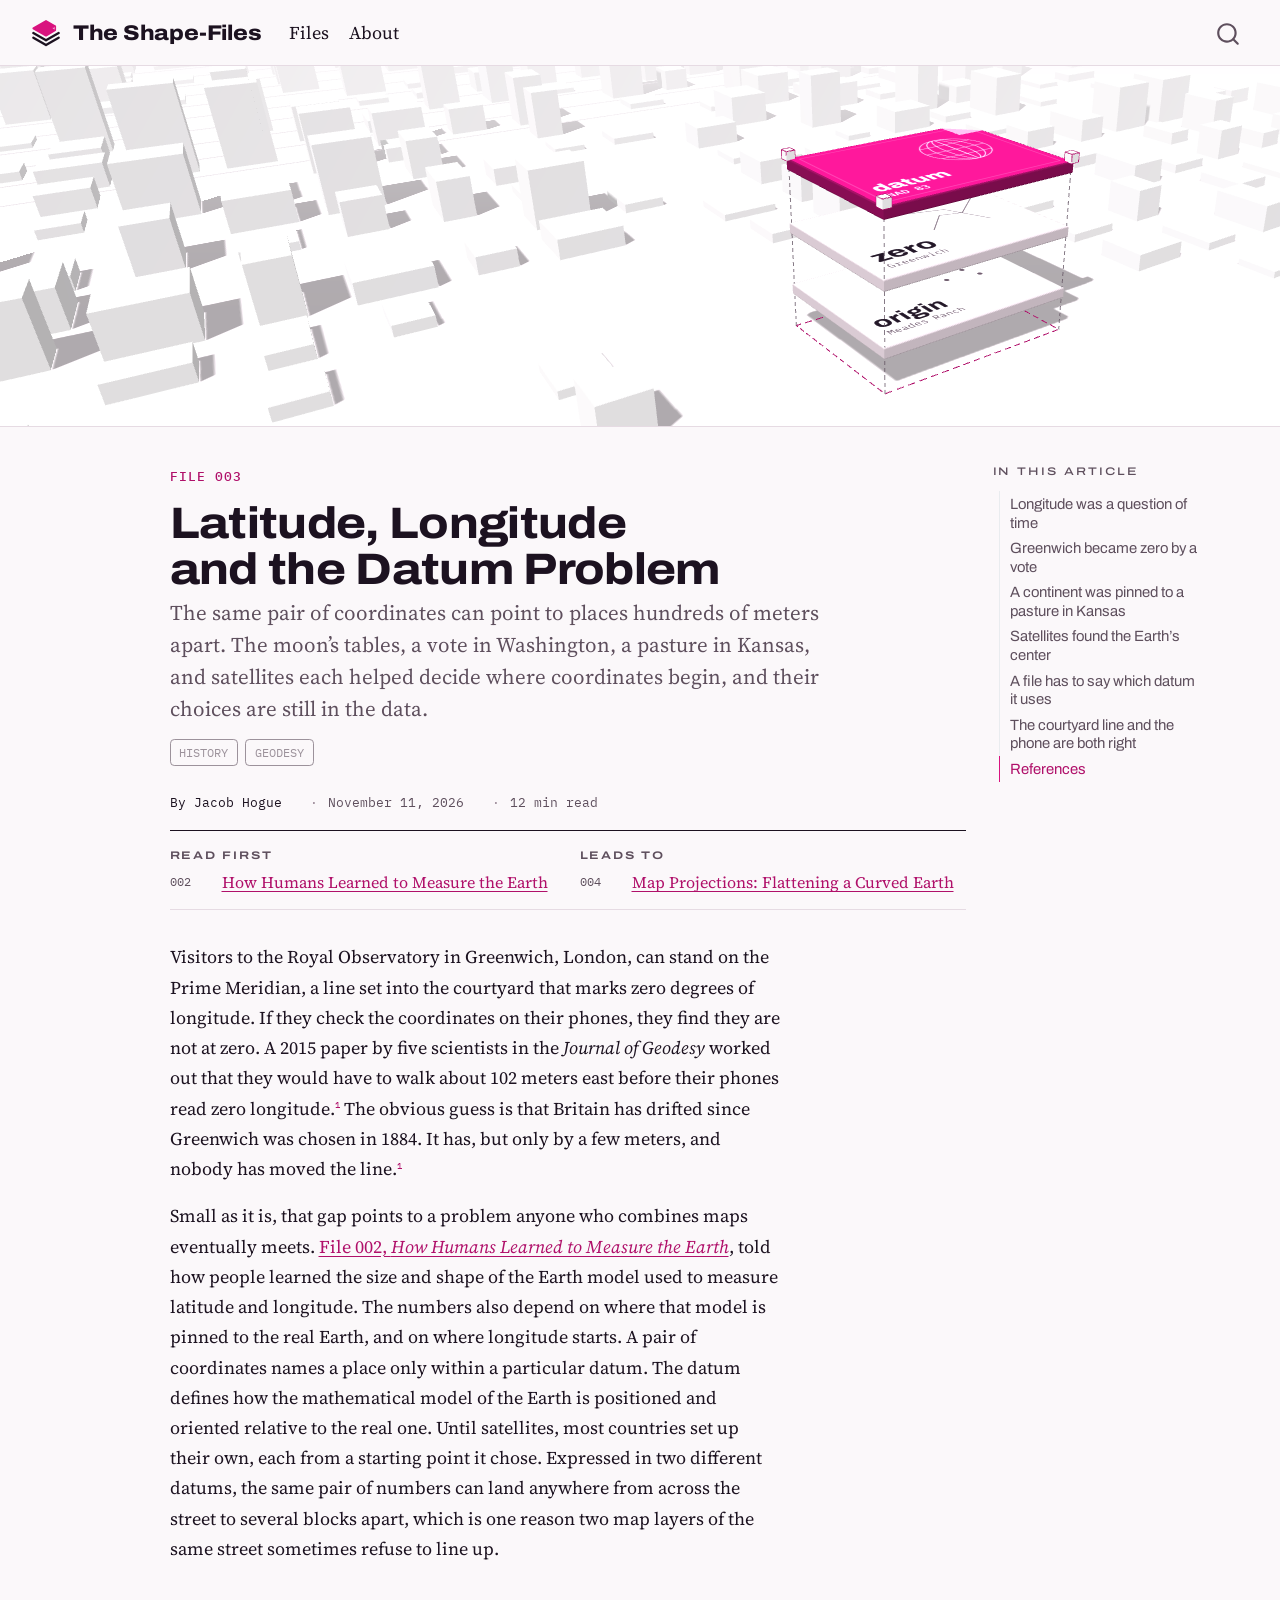
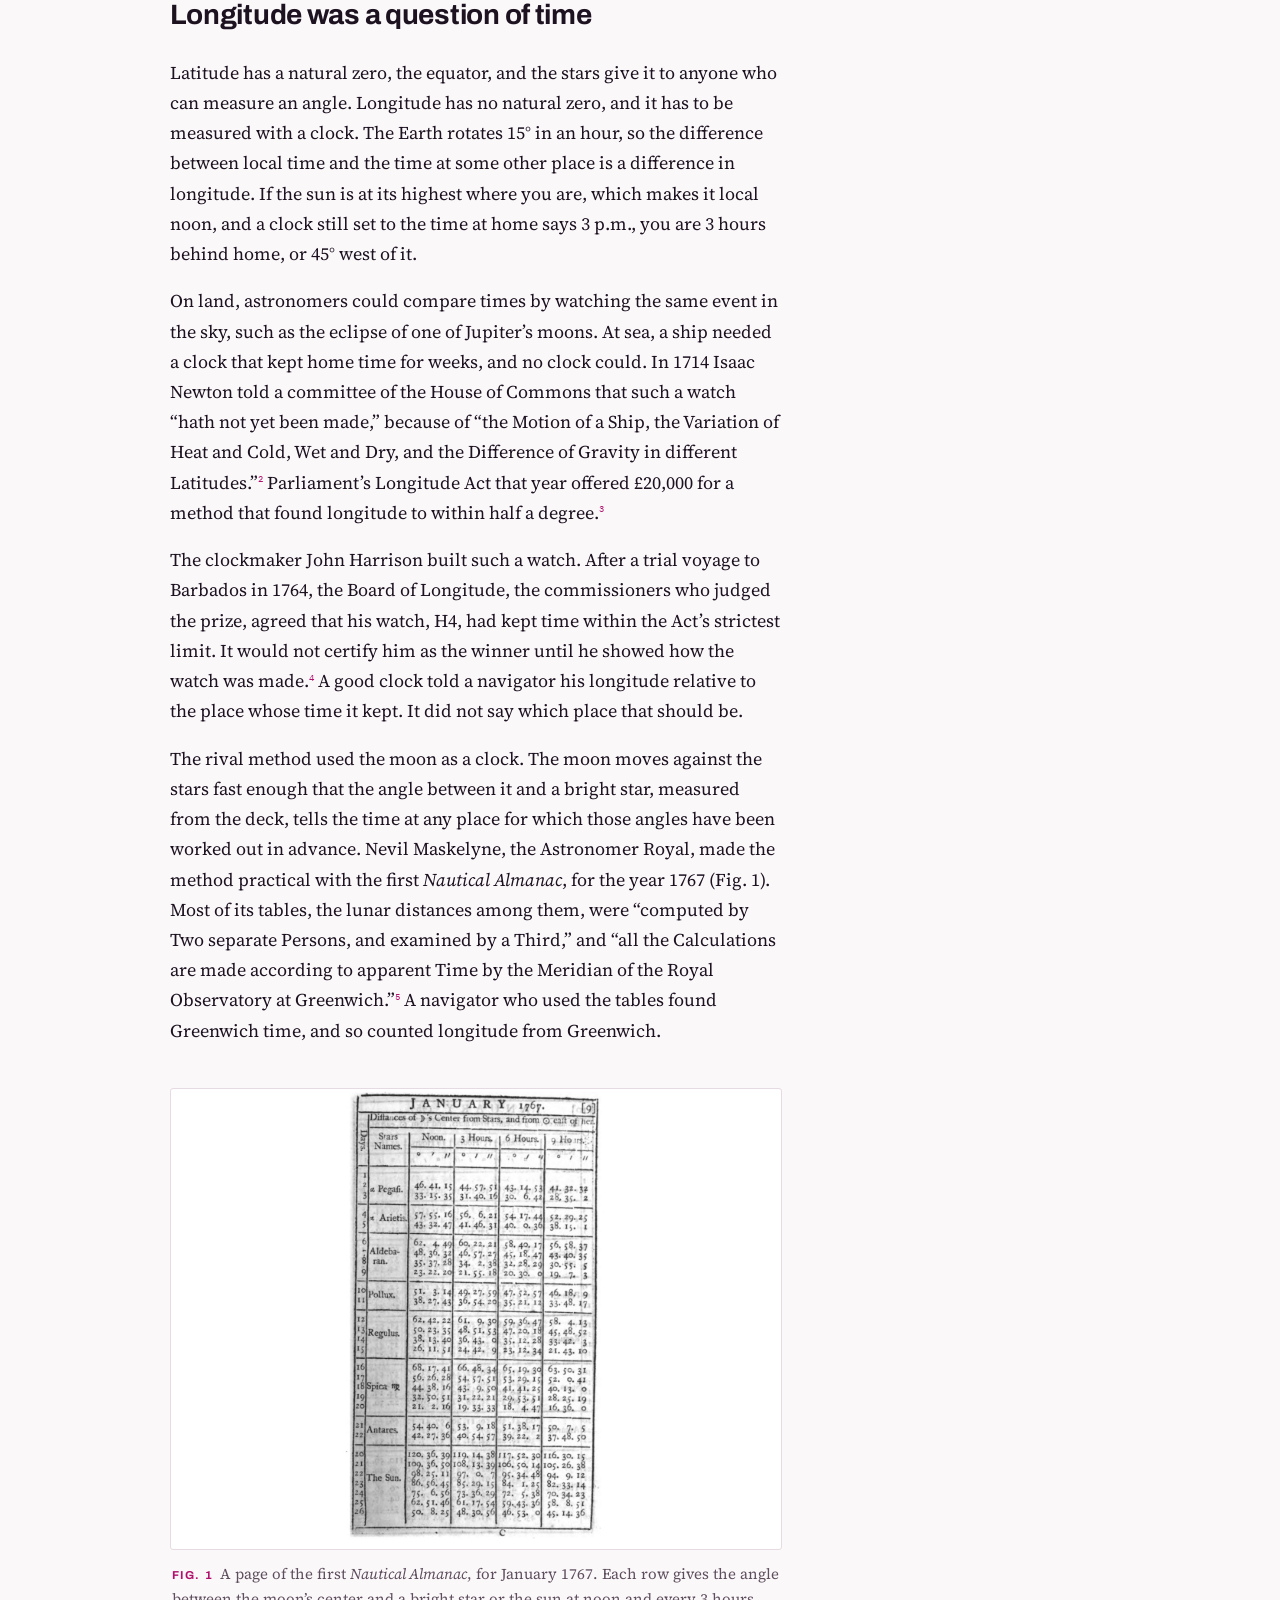
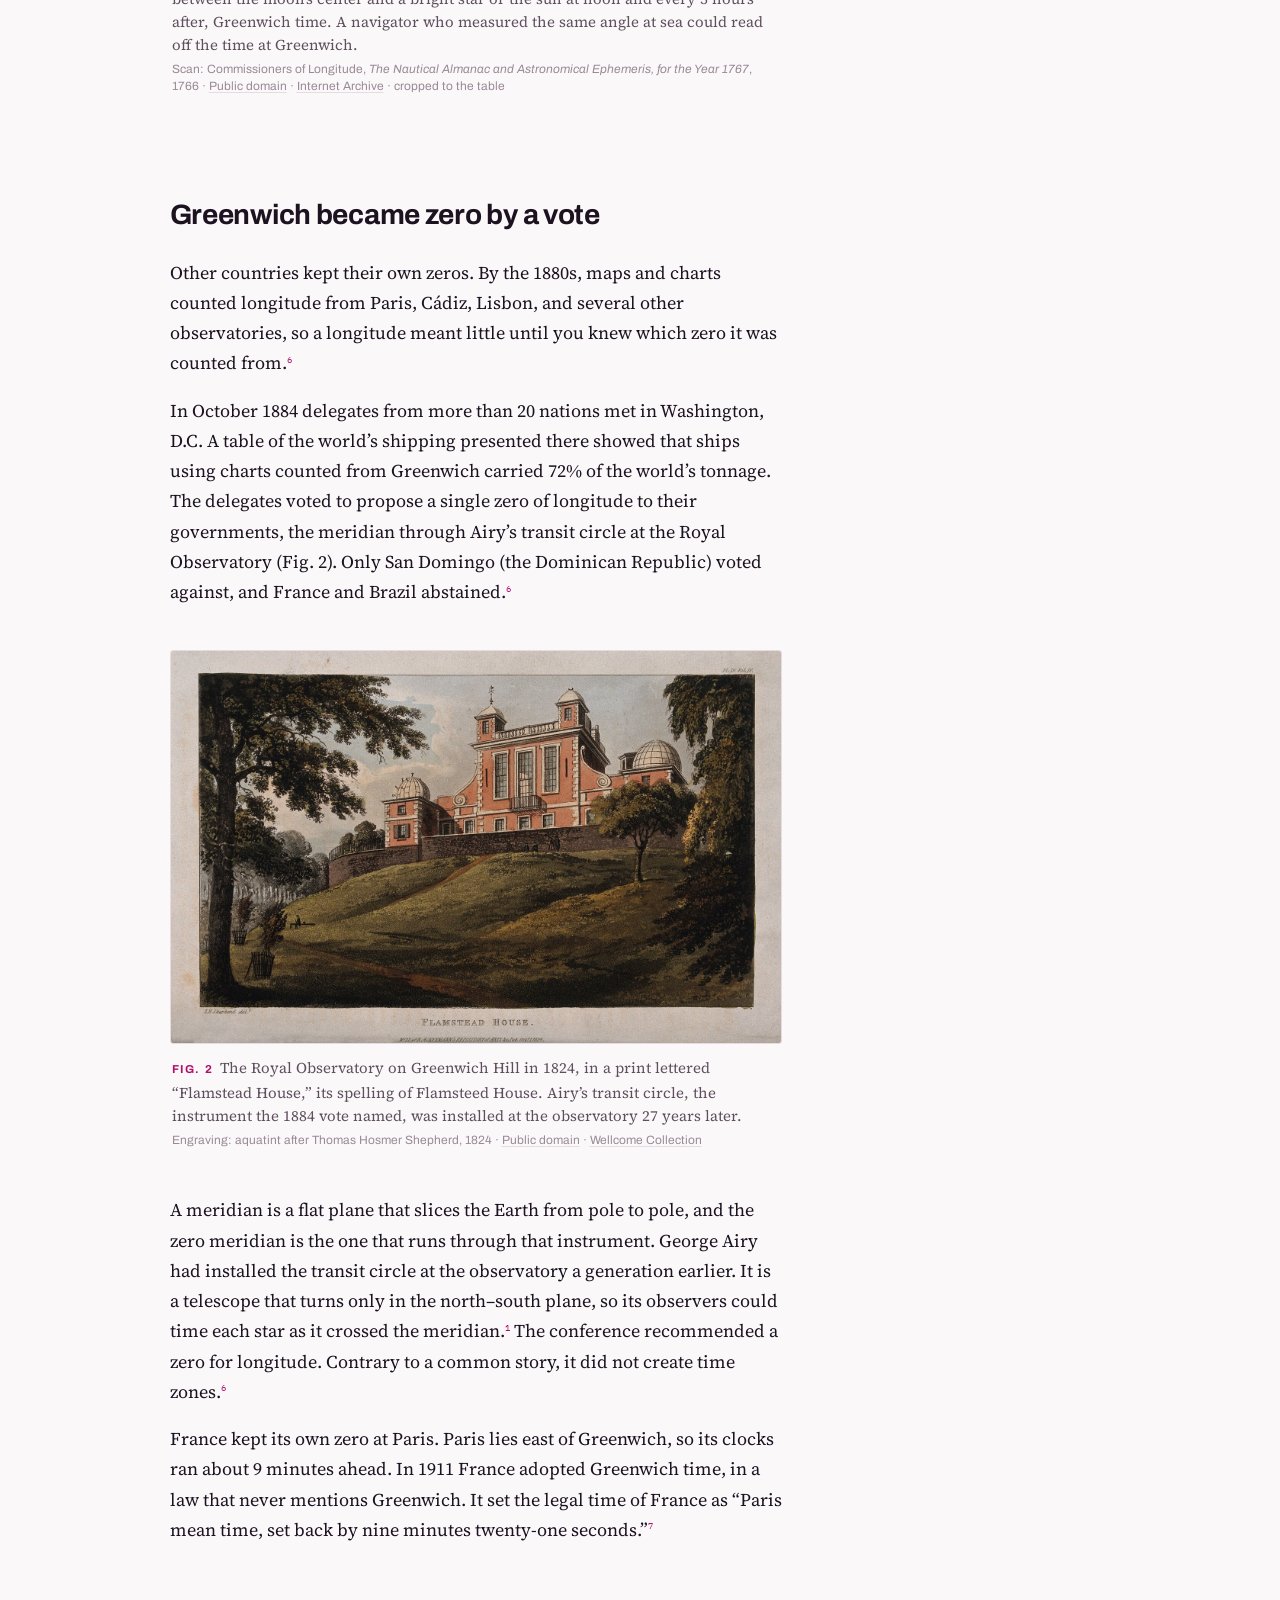
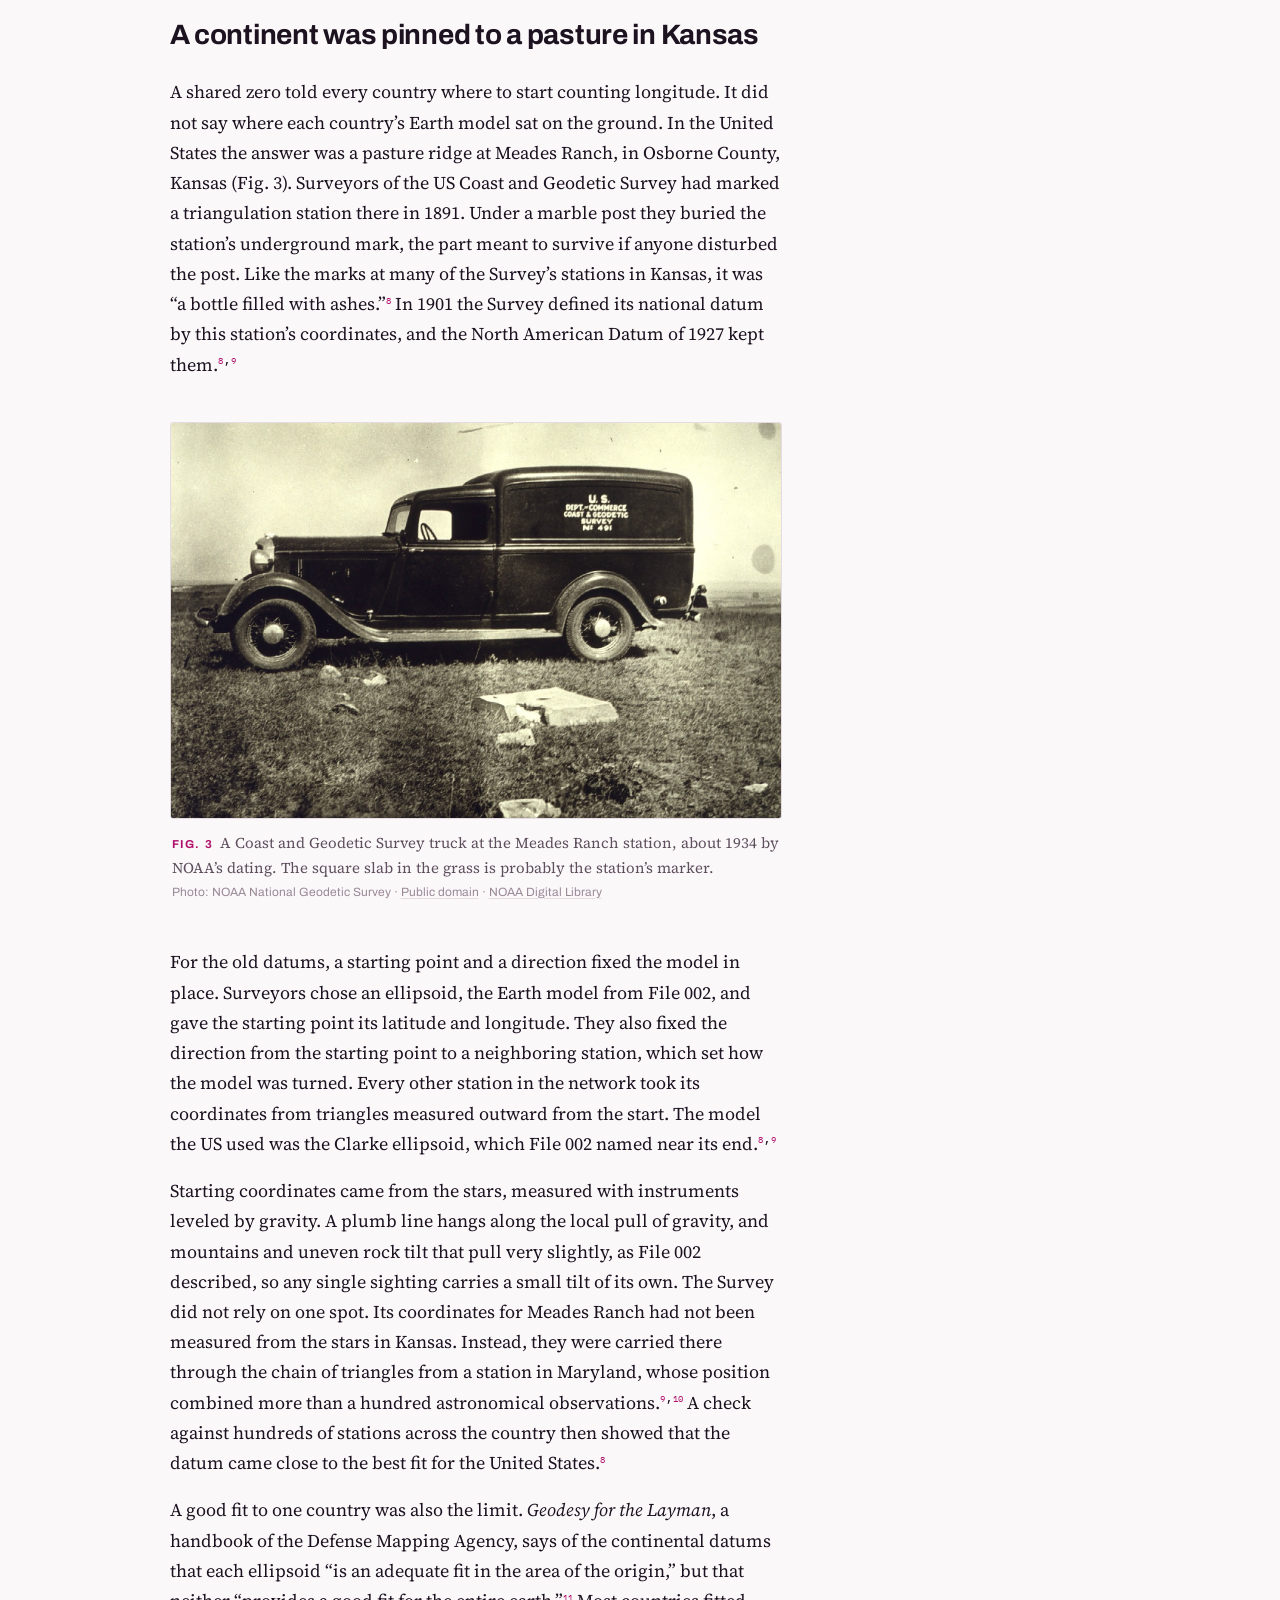
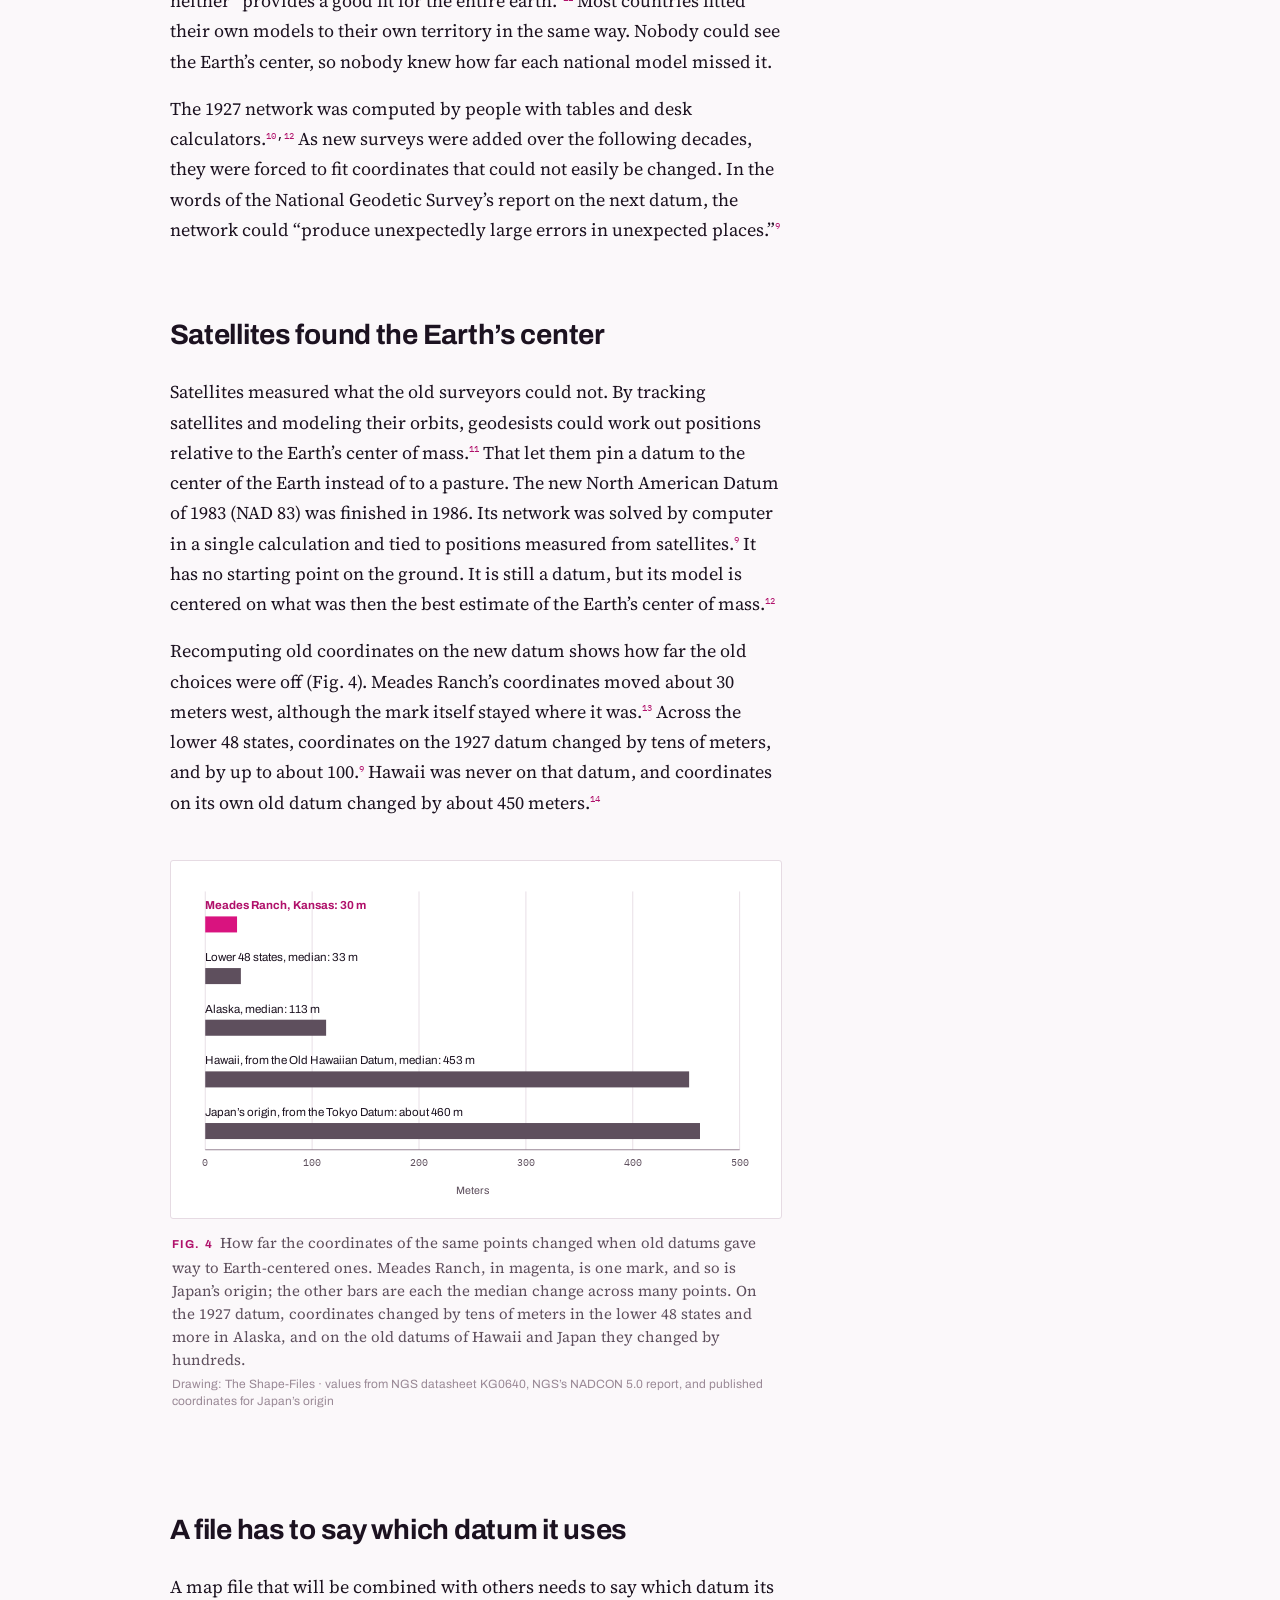
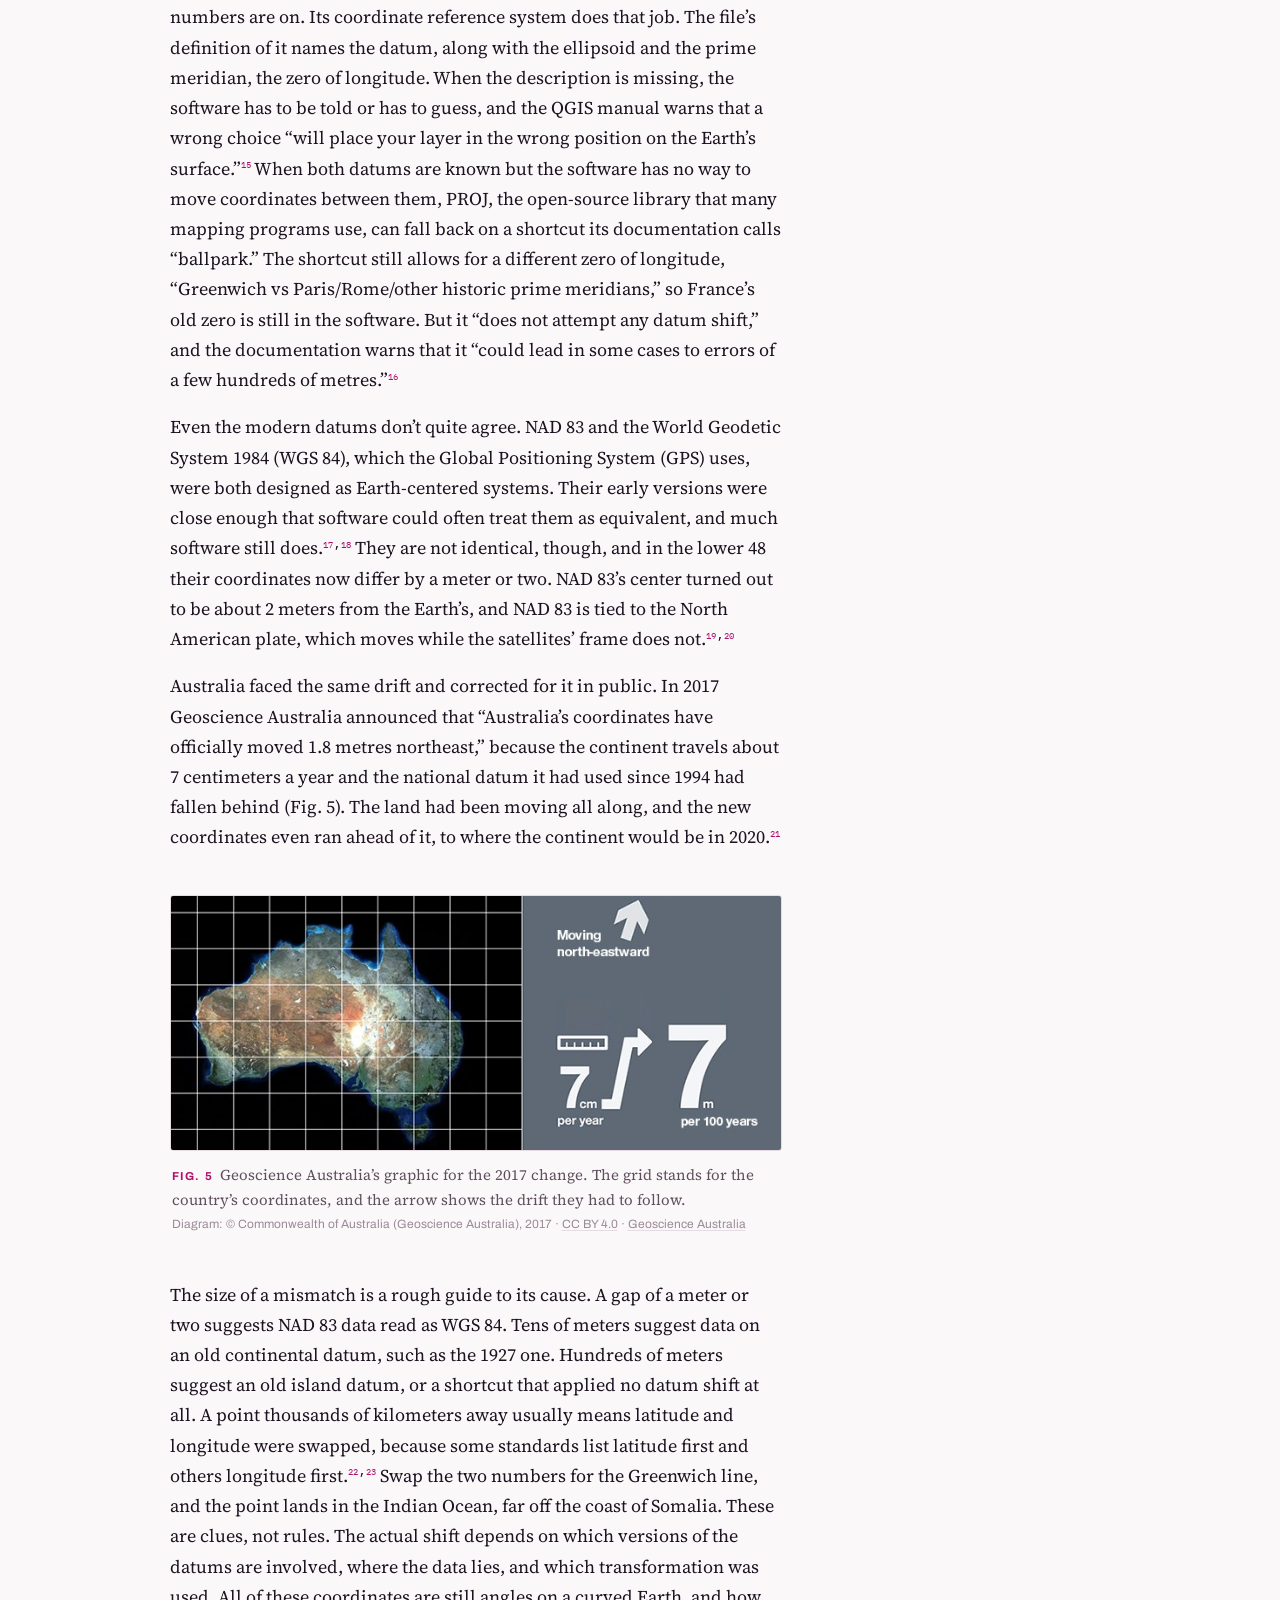
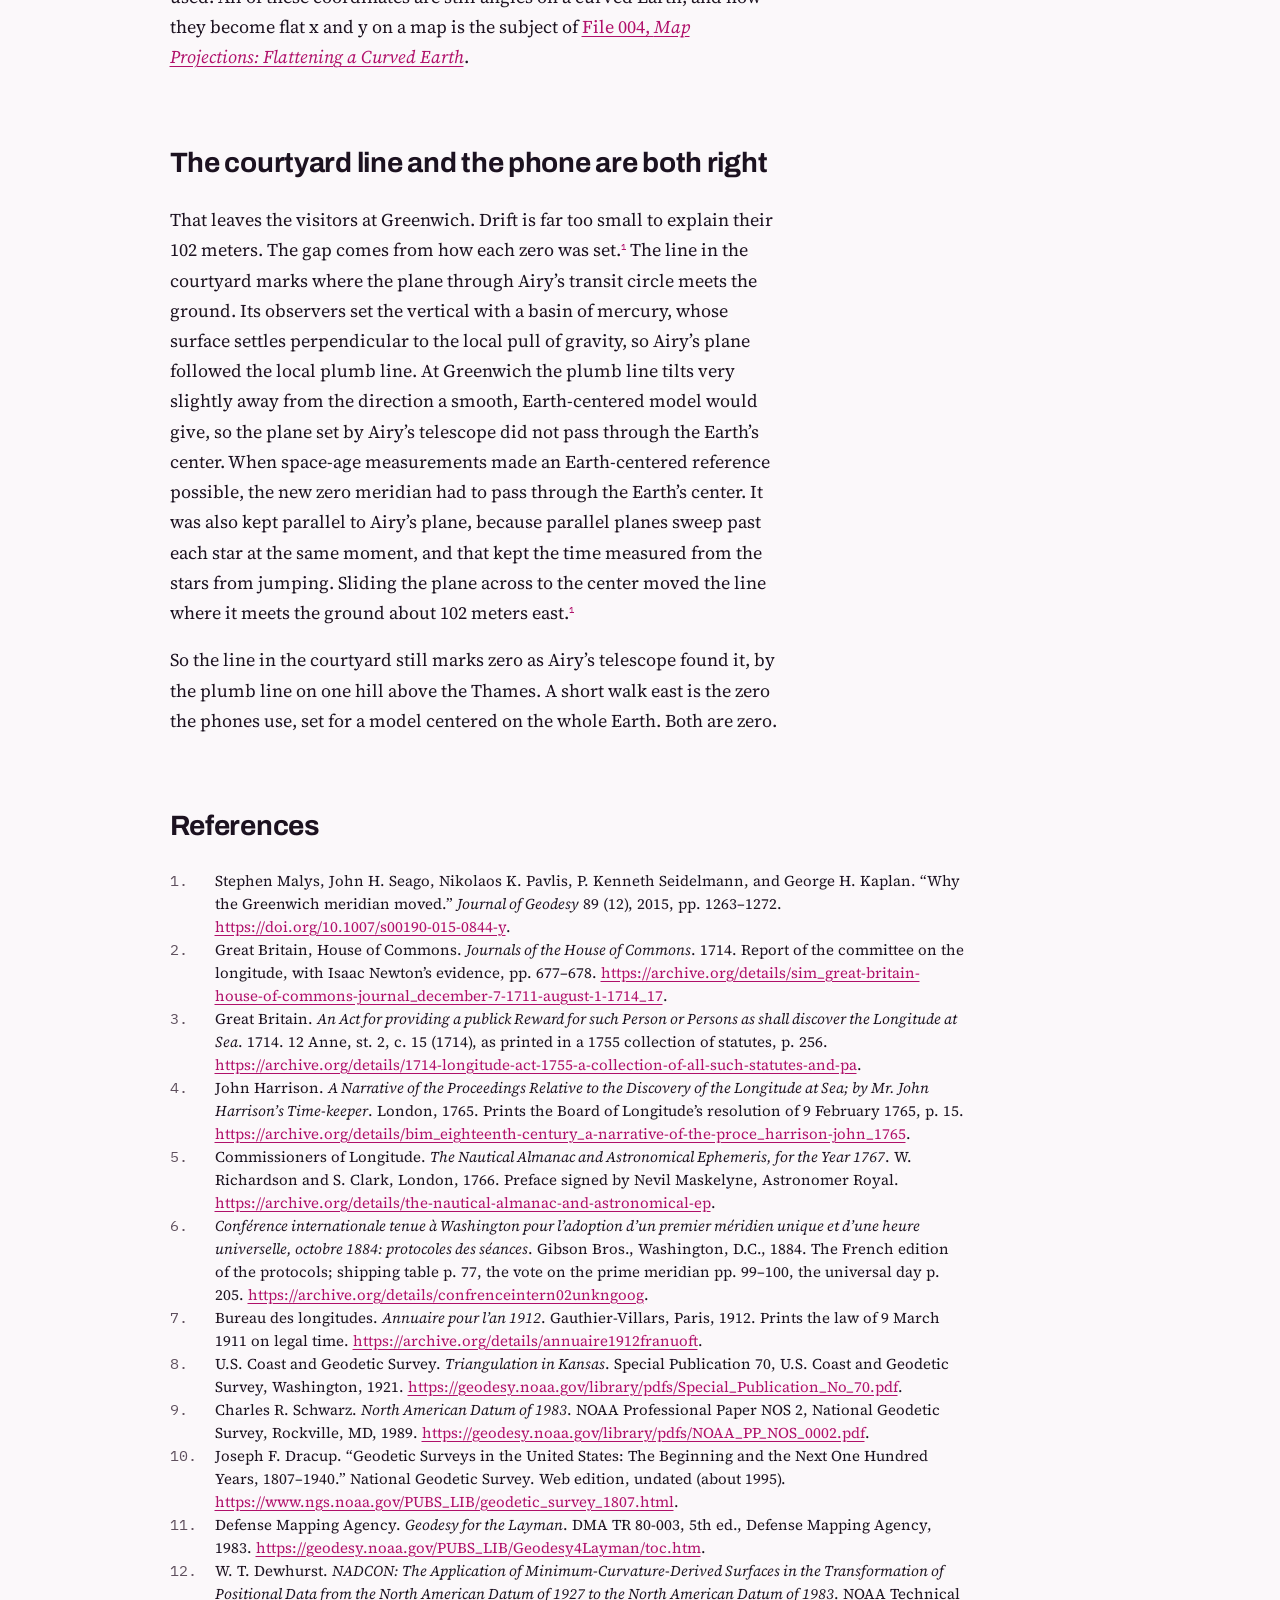
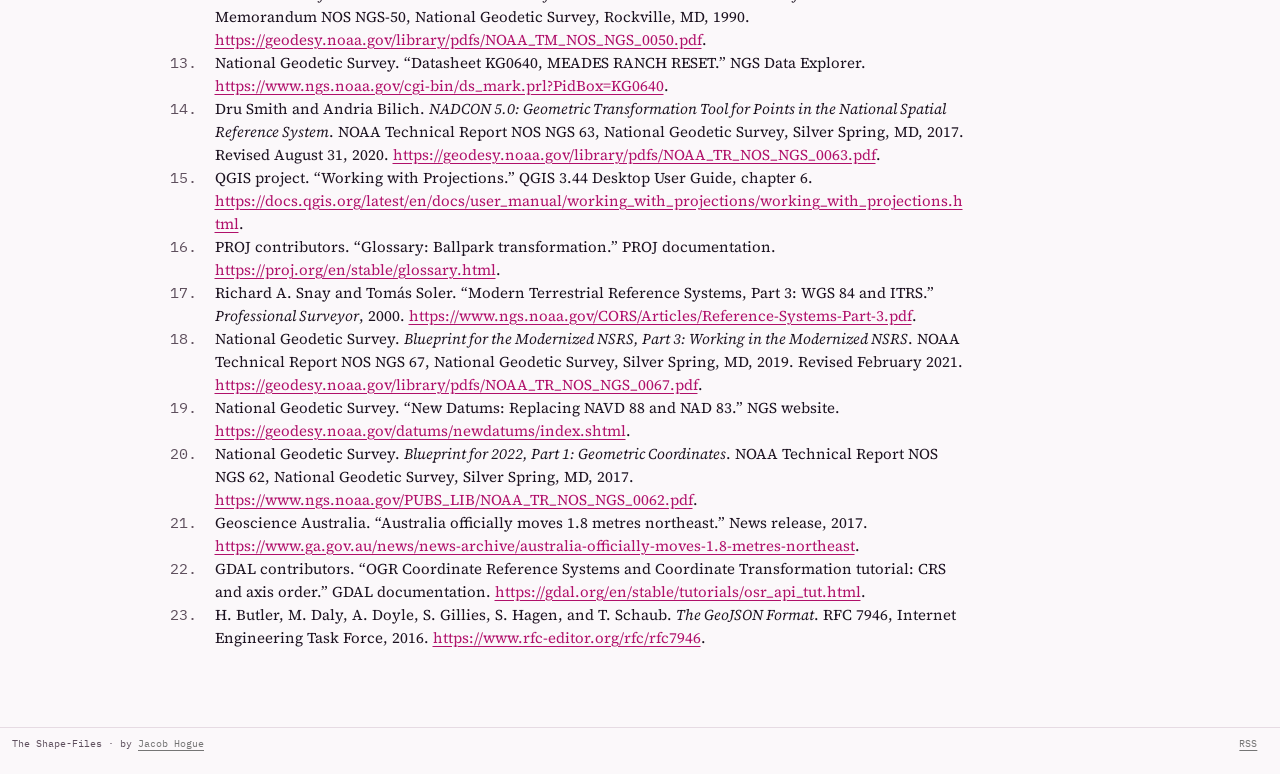
<file: articles/the-datum-problem/index.html>
<!DOCTYPE html>
<html xmlns="http://www.w3.org/1999/xhtml" lang="en-US" xml:lang="en-US"><head>

<meta charset="utf-8">
<meta name="generator" content="quarto-1.11.9">

<meta name="viewport" content="width=device-width, initial-scale=1.0, user-scalable=yes">

<meta name="author" content="Jacob Hogue">
<meta name="dcterms.date" content="2026-11-11">
<meta name="description" content="Why the Prime Meridian line at Greenwich is about 102 meters from GPS zero: longitude as time, the 1884 vote, a datum pinned to a Kansas pasture, Earth-centered datums, and what a missing datum does to GIS data today.">

<title>Latitude, Longitude and the Datum Problem – The Shape-Files</title>
<style>
/* Default styles provided by pandoc.
** See https://pandoc.org/MANUAL.html#variables-for-html for config info.
*/
span.smallcaps{font-variant: small-caps;}
div.columns{display: flex; gap: 1.5em;}
div.column{flex: auto;}
@media screen {
div.columns{gap: min(4vw, 1.5em);}
div.column{overflow-x: auto;}
}
div.hanging-indent{margin-left: 1.5em; text-indent: -1.5em;}
ul.task-list{list-style: none;}
ul.task-list li input[type="checkbox"] {
  width: 0.8em;
  margin: 0 0.8em 0.2em -1em; /* quarto-specific, see https://github.com/quarto-dev/quarto-cli/issues/4556 */ 
  vertical-align: middle;
}
/* CSS for citations */
div.csl-bib-body { }
div.csl-entry {
  clear: both;
  margin-bottom: 0em;
}
.hanging-indent div.csl-entry {
  margin-left:2em;
  text-indent:-2em;
}
div.csl-left-margin {
  min-width:2em;
  float:left;
}
div.csl-right-inline {
  margin-left:2em;
  padding-left:1em;
}
div.csl-indent {
  margin-left: 2em;
}</style>


<script src="../../site_libs/quarto-nav/quarto-nav.js"></script>
<script src="../../site_libs/quarto-nav/headroom.min.js"></script>
<script src="../../site_libs/clipboard/clipboard.min.js"></script>
<script src="../../site_libs/quarto-search/autocomplete.umd.js"></script>
<script src="../../site_libs/quarto-search/fuse.min.js"></script>
<script src="../../site_libs/quarto-search/quarto-search.js"></script>
<meta name="quarto:offset" content="../../">
<link href="../../assets/img/file-mark-favicon.svg" rel="icon" type="image/svg+xml">
<script src="../../site_libs/quarto-html/quarto.js" type="module"></script>
<script src="../../site_libs/quarto-html/tabsets/tabsets.js" type="module"></script>
<script src="../../site_libs/quarto-html/scrollable-regions/scrollable-regions.js" type="module"></script>
<script src="../../site_libs/quarto-html/popper.min.js"></script>
<script src="../../site_libs/quarto-html/tippy.umd.min.js"></script>
<script src="../../site_libs/quarto-html/anchor.min.js"></script>
<link href="../../site_libs/quarto-html/tippy.css" rel="stylesheet">
<link href="../../site_libs/quarto-html/quarto-syntax-highlighting-7b1528b1cba7e9f63f59baa7408a6f56.css" rel="stylesheet" id="quarto-text-highlighting-styles">
<script src="../../site_libs/bootstrap/bootstrap.min.js"></script>
<link href="../../site_libs/bootstrap/bootstrap-icons.css" rel="stylesheet">
<link href="../../site_libs/bootstrap/bootstrap-260992445ddb6850cf12eee7a5778700.min.css" rel="stylesheet" append-hash="true" id="quarto-bootstrap" data-mode="light">
<script id="quarto-search-options" type="application/json">{
  "location": "navbar",
  "copy-button": false,
  "collapse-after": 3,
  "panel-placement": "end",
  "type": "overlay",
  "limit": 50,
  "keyboard-shortcut": [
    "f",
    "/",
    "s"
  ],
  "show-item-context": false,
  "language": {
    "search-no-results-text": "No results",
    "search-matching-documents-text": "matching documents",
    "search-copy-link-title": "Copy link to search",
    "search-hide-matches-text": "Hide additional matches",
    "search-more-match-text": "more match in this document",
    "search-more-matches-text": "more matches in this document",
    "search-clear-button-title": "Clear",
    "search-text-placeholder": "",
    "search-detached-cancel-button-title": "Cancel",
    "search-submit-button-title": "Submit",
    "search-label": "Search"
  }
}</script>
<style>html{ scroll-behavior: smooth; }</style>


<link rel="stylesheet" href="../../styles/tokens.css?v=20261118135535">
<link rel="stylesheet" href="../../styles/components.css?v=20261118135535">
<link rel="stylesheet" href="../../styles/site.css?v=20261118135535">
<meta property="og:title" content="Latitude, Longitude and the Datum Problem – The Shape-Files">
<meta property="og:description" content="Why the Prime Meridian line at Greenwich is about 102 meters from GPS zero: longitude as time, the 1884 vote, a datum pinned to a Kansas pasture, Earth-centered datums, and what a missing datum does to GIS data today.">
<meta property="og:image" content="https://jacob-hogue.github.io/the-shape-files/articles/the-datum-problem/figures/share.png">
<meta property="og:site_name" content="The Shape-Files">
<meta property="og:image:height" content="630">
<meta property="og:image:width" content="1200">
<meta property="og:image:alt" content="The Shape-Files, File 003: Latitude, Longitude and the Datum Problem. A graticule, a meridian line, and a survey origin point floating above a city grid.">
<meta name="twitter:title" content="Latitude, Longitude and the Datum Problem – The Shape-Files">
<meta name="twitter:description" content="Why the Prime Meridian line at Greenwich is about 102 meters from GPS zero: longitude as time, the 1884 vote, a datum pinned to a Kansas pasture, Earth-centered datums, and what a missing datum does to GIS data today.">
<meta name="twitter:image" content="https://jacob-hogue.github.io/the-shape-files/articles/the-datum-problem/figures/share.png">
<meta name="twitter:card" content="summary_large_image">
<meta name="twitter:image:alt" content="The Shape-Files, File 003: Latitude, Longitude and the Datum Problem. A graticule, a meridian line, and a survey origin point floating above a city grid.">
</head>

<body class="nav-fixed quarto-light"><a id="quarto-skip-link" class="visually-hidden-focusable" href="#quarto-document-content">Skip to main content</a>

<div id="quarto-search-results"></div>
  <header id="quarto-header" class="headroom fixed-top">
    <nav class="navbar navbar-expand-lg " data-bs-theme="dark" aria-label="Site">
      <div class="navbar-container container-fluid">
      <div class="navbar-brand-container mx-auto">
    <a href="../../index.html" class="navbar-brand navbar-brand-logo">
    <img src="../../assets/img/file-mark-nav.svg" alt="The Shape-Files file mark" class="navbar-logo light-content">
    <img src="../../assets/img/file-mark-nav.svg" alt="The Shape-Files file mark" class="navbar-logo dark-content">
    </a>
    <a class="navbar-brand" href="../../index.html">
    <span class="navbar-title">The Shape-Files</span>
    </a>
  </div>
          <button class="navbar-toggler" type="button" data-bs-toggle="collapse" data-bs-target="#navbarCollapse" aria-controls="navbarCollapse" aria-expanded="false" aria-label="Toggle navigation" onclick="if (window.quartoToggleHeadroom) { window.quartoToggleHeadroom(); }">
  <span class="navbar-toggler-icon"></span>
</button>
          <div class="collapse navbar-collapse" id="navbarCollapse">
            <ul class="navbar-nav navbar-nav-scroll me-auto">
  <li class="nav-item">
    <a class="nav-link" href="../../index.html#files"> 
<span class="menu-text">Files</span></a>
  </li>  
  <li class="nav-item">
    <a class="nav-link" href="../../about.html"> 
<span class="menu-text">About</span></a>
  </li>  
</ul>
          </div> <!-- /navcollapse -->
            <div class="quarto-navbar-tools">
</div>
            <div id="quarto-search" class="" title="Search"></div>
      </div> <!-- /container-fluid -->
    </nav>
</header>
<!-- content -->
<div id="quarto-content" class="quarto-container page-columns page-rows-contents page-layout-article page-navbar">
<!-- sidebar -->
<!-- margin-sidebar -->
    <div id="quarto-margin-sidebar" class="sidebar margin-sidebar">
        <nav id="TOC" role="doc-toc" aria-labelledby="toc-title" class="toc-active">
    <h2 id="toc-title">In this article</h2>
   
  <ul class="collapse">
  <li><a href="#longitude-was-a-question-of-time" id="toc-longitude-was-a-question-of-time" class="nav-link active" data-scroll-target="#longitude-was-a-question-of-time">Longitude was a question of time</a></li>
  <li><a href="#greenwich-became-zero-by-a-vote" id="toc-greenwich-became-zero-by-a-vote" class="nav-link" data-scroll-target="#greenwich-became-zero-by-a-vote">Greenwich became zero by a vote</a></li>
  <li><a href="#a-continent-was-pinned-to-a-pasture-in-kansas" id="toc-a-continent-was-pinned-to-a-pasture-in-kansas" class="nav-link" data-scroll-target="#a-continent-was-pinned-to-a-pasture-in-kansas">A continent was pinned to a pasture in Kansas</a></li>
  <li><a href="#satellites-found-the-earths-center" id="toc-satellites-found-the-earths-center" class="nav-link" data-scroll-target="#satellites-found-the-earths-center">Satellites found the Earth’s center</a></li>
  <li><a href="#a-file-has-to-say-which-datum-it-uses" id="toc-a-file-has-to-say-which-datum-it-uses" class="nav-link" data-scroll-target="#a-file-has-to-say-which-datum-it-uses">A file has to say which datum it uses</a></li>
  <li><a href="#the-courtyard-line-and-the-phone-are-both-right" id="toc-the-courtyard-line-and-the-phone-are-both-right" class="nav-link" data-scroll-target="#the-courtyard-line-and-the-phone-are-both-right">The courtyard line and the phone are both right</a></li>
  <li><a href="#references" id="toc-references" class="nav-link" data-scroll-target="#references">References</a></li>
  </ul>
</nav>
    </div>
<!-- main -->
<main class="content page-columns page-full" id="quarto-document-content" tabindex="-1">

<div class="sf-hero-mount sf-hero-bleed column-screen" style="--sf-hero-h: 360px" data-height="360" data-seed="1884" data-shift="0.2" data-title="Banner: a graticule, a set of meridian lines, and a single origin point floating above a city grid; the graticule is highlighted" data-stack="=datum, NAD 83, graticule, subject; =zero, Greenwich, lines; =origin, Meades Ranch, points"></div>
<script>
/* Lift the banner out of the article grid so it spans the page under the navbar and stays clear of the table of contents. */
(function () { var h = document.currentScript.previousElementSibling, c = document.getElementById("quarto-content"); if (h && c) { h.classList.remove("column-screen"); c.parentNode.insertBefore(h, c); } })();
</script>
<header id="title-block-header" class="quarto-title-block default">
<div class="quarto-title">
<p class="sf-file-no">File 003</p>
<h1 class="title">Latitude, Longitude and the Datum Problem</h1>
<p class="subtitle lead">The same pair of coordinates can point to places hundreds of meters apart. The moon’s tables, a vote in Washington, a pasture in Kansas, and satellites each helped decide where coordinates begin, and their choices are still in the data.</p>
  <div class="quarto-categories">
    <div class="quarto-category">History</div>
    <div class="quarto-category">Geodesy</div>
  </div>
  </div>

<div>
  <div class="description">
    Why the Prime Meridian line at Greenwich is about 102 meters from GPS zero: longitude as time, the 1884 vote, a datum pinned to a Kansas pasture, Earth-centered datums, and what a missing datum does to GIS data today.
  </div>
</div>


<div class="quarto-title-meta sf-byline">
    <p class="sf-byline-author">By <a href="https://jacob-hogue.github.io">Jacob Hogue</a> </p>
      <p class="sf-byline-date"><span class="visually-hidden">Published </span>November 11, 2026</p>
        <p class="sf-byline-time">12 min read</p>
  </div>



</header>



<div class="sf-article-path">
<nav class="sf-prereq" aria-label="Reading path">
<div class="sf-prereq-col">
<p class="sf-prereq-head">
Read first
</p>
<ul class="sf-prereq-list">
<li>
<span class="sf-prereq-id">002</span><a href="../measuring-the-earth/">How Humans Learned to Measure the Earth</a>
</li>
</ul>
</div>
<div class="sf-prereq-col">
<p class="sf-prereq-head">
Leads to
</p>
<ul class="sf-prereq-list">
<li>
<span class="sf-prereq-id">004</span><a href="../map-projections/">Map Projections: Flattening a Curved Earth</a>
</li>
</ul>
</div>
</nav>
</div>
<p>Visitors to the Royal Observatory in Greenwich, London, can stand on the Prime Meridian, a line set into the courtyard that marks zero degrees of longitude. If they check the coordinates on their phones, they find they are not at zero. A 2015 paper by five scientists in the <em>Journal of Geodesy</em> worked out that they would have to walk about 102 meters east before their phones read zero longitude.<span class="citation" data-cites="malys2015"><sup><a href="#ref-malys2015" role="doc-biblioref">1</a></sup></span> The obvious guess is that Britain has drifted since Greenwich was chosen in 1884. It has, but only by a few meters, and nobody has moved the line.<span class="citation" data-cites="malys2015"><sup><a href="#ref-malys2015" role="doc-biblioref">1</a></sup></span></p>
<p>Small as it is, that gap points to a problem anyone who combines maps eventually meets. <a href="../measuring-the-earth/">File 002, <em>How Humans Learned to Measure the Earth</em></a>, told how people learned the size and shape of the Earth model used to measure latitude and longitude. The numbers also depend on where that model is pinned to the real Earth, and on where longitude starts. A pair of coordinates names a place only within a particular datum. The datum defines how the mathematical model of the Earth is positioned and oriented relative to the real one. Until satellites, most countries set up their own, each from a starting point it chose. Expressed in two different datums, the same pair of numbers can land anywhere from across the street to several blocks apart, which is one reason two map layers of the same street sometimes refuse to line up.</p>
<section id="longitude-was-a-question-of-time" class="level2">
<h2 class="anchored" data-anchor-id="longitude-was-a-question-of-time">Longitude was a question of time</h2>
<p>Latitude has a natural zero, the equator, and the stars give it to anyone who can measure an angle. Longitude has no natural zero, and it has to be measured with a clock. The Earth rotates 15° in an hour, so the difference between local time and the time at some other place is a difference in longitude. If the sun is at its highest where you are, which makes it local noon, and a clock still set to the time at home says 3 p.m., you are 3 hours behind home, or 45° west of it.</p>
<p>On land, astronomers could compare times by watching the same event in the sky, such as the eclipse of one of Jupiter’s moons. At sea, a ship needed a clock that kept home time for weeks, and no clock could. In 1714 Isaac Newton told a committee of the House of Commons that such a watch “hath not yet been made,” because of “the Motion of a Ship, the Variation of Heat and Cold, Wet and Dry, and the Difference of Gravity in different Latitudes.”<span class="citation" data-cites="commons1714"><sup><a href="#ref-commons1714" role="doc-biblioref">2</a></sup></span> Parliament’s Longitude Act that year offered £20,000 for a method that found longitude to within half a degree.<span class="citation" data-cites="longitudeact1714"><sup><a href="#ref-longitudeact1714" role="doc-biblioref">3</a></sup></span></p>
<p>The clockmaker John Harrison built such a watch. After a trial voyage to Barbados in 1764, the Board of Longitude, the commissioners who judged the prize, agreed that his watch, H4, had kept time within the Act’s strictest limit. It would not certify him as the winner until he showed how the watch was made.<span class="citation" data-cites="harrison1765"><sup><a href="#ref-harrison1765" role="doc-biblioref">4</a></sup></span> A good clock told a navigator his longitude relative to the place whose time it kept. It did not say which place that should be.</p>
<p>The rival method used the moon as a clock. The moon moves against the stars fast enough that the angle between it and a bright star, measured from the deck, tells the time at any place for which those angles have been worked out in advance. Nevil Maskelyne, the Astronomer Royal, made the method practical with the first <em>Nautical Almanac</em>, for the year 1767 (Fig. 1). Most of its tables, the lunar distances among them, were “computed by Two separate Persons, and examined by a Third,” and “all the Calculations are made according to apparent Time by the Meridian of the Royal Observatory at Greenwich.”<span class="citation" data-cites="almanac1767"><sup><a href="#ref-almanac1767" role="doc-biblioref">5</a></sup></span> A navigator who used the tables found Greenwich time, and so counted longitude from Greenwich.</p>
<figure class="sf-fig sf-fig-photo figure" aria-labelledby="fig-1-cap">
<a class="sf-fig-frame sf-zoom" href="figures/almanac-1767-lunar-distances.jpg" aria-label="Enlarge figure 1"><img src="figures/almanac-1767-lunar-distances.jpg" width="1396" height="2400" alt="A printed table headed January 1767, with star names down the left side, from Alpha Pegasi to Antares and the Sun, and four columns of angles in degrees, minutes, and seconds headed Noon, 3 Hours, 6 Hours, and 9 Hours." class="figure-img"></a>
<figcaption class="sf-fig-cap" id="fig-1-cap"><span class="sf-fig-label">Fig. 1</span>A page of the first <em>Nautical Almanac</em>, for January 1767. Each row gives the angle between the moon’s center and a bright star or the sun at noon and every 3 hours after, Greenwich time. A navigator who measured the same angle at sea could read off the time at Greenwich.<span class="sf-fig-credit">Scan: Commissioners of Longitude, <em>The Nautical Almanac and Astronomical Ephemeris, for the Year 1767</em>, 1766 · <a href="https://creativecommons.org/publicdomain/mark/1.0/">Public domain</a> · <a href="https://archive.org/details/the-nautical-almanac-and-astronomical-ep">Internet Archive</a> · cropped to the table</span></figcaption>
</figure>
</section>
<section id="greenwich-became-zero-by-a-vote" class="level2">
<h2 class="anchored" data-anchor-id="greenwich-became-zero-by-a-vote">Greenwich became zero by a vote</h2>
<p>Other countries kept their own zeros. By the 1880s, maps and charts counted longitude from Paris, Cádiz, Lisbon, and several other observatories, so a longitude meant little until you knew which zero it was counted from.<span class="citation" data-cites="conference1884"><sup><a href="#ref-conference1884" role="doc-biblioref">6</a></sup></span></p>
<p>In October 1884 delegates from more than 20 nations met in Washington, D.C. A table of the world’s shipping presented there showed that ships using charts counted from Greenwich carried 72% of the world’s tonnage. The delegates voted to propose a single zero of longitude to their governments, the meridian through Airy’s transit circle at the Royal Observatory (Fig. 2). Only San Domingo (the Dominican Republic) voted against, and France and Brazil abstained.<span class="citation" data-cites="conference1884"><sup><a href="#ref-conference1884" role="doc-biblioref">6</a></sup></span></p>
<figure class="sf-fig sf-fig-photo figure" aria-labelledby="fig-2-cap">
<a class="sf-fig-frame sf-zoom" href="figures/wellcome-1824-royal-observatory.jpg" aria-label="Enlarge figure 2"><img src="figures/wellcome-1824-royal-observatory.jpg" width="1600" height="1028" loading="lazy" alt="A colored print of a red-brick house with two small turrets and two larger ribbed domes on its side wings, standing on a grassy hill behind a wall, framed by large trees; the title below reads Flamstead House." class="figure-img"></a>
<figcaption class="sf-fig-cap" id="fig-2-cap"><span class="sf-fig-label">Fig. 2</span>The Royal Observatory on Greenwich Hill in 1824, in a print lettered “Flamstead House,” its spelling of Flamsteed House. Airy’s transit circle, the instrument the 1884 vote named, was installed at the observatory 27 years later.<span class="sf-fig-credit">Engraving: aquatint after Thomas Hosmer Shepherd, 1824 · <a href="https://creativecommons.org/publicdomain/mark/1.0/">Public domain</a> · <a href="https://wellcomecollection.org/works/rqg92pss">Wellcome Collection</a></span></figcaption>
</figure>
<p>A meridian is a flat plane that slices the Earth from pole to pole, and the zero meridian is the one that runs through that instrument. George Airy had installed the transit circle at the observatory a generation earlier. It is a telescope that turns only in the north–south plane, so its observers could time each star as it crossed the meridian.<span class="citation" data-cites="malys2015"><sup><a href="#ref-malys2015" role="doc-biblioref">1</a></sup></span> The conference recommended a zero for longitude. Contrary to a common story, it did not create time zones.<span class="citation" data-cites="conference1884"><sup><a href="#ref-conference1884" role="doc-biblioref">6</a></sup></span></p>
<p>France kept its own zero at Paris. Paris lies east of Greenwich, so its clocks ran about 9 minutes ahead. In 1911 France adopted Greenwich time, in a law that never mentions Greenwich. It set the legal time of France as “Paris mean time, set back by nine minutes twenty-one seconds.”<span class="citation" data-cites="annuaire1912"><sup><a href="#ref-annuaire1912" role="doc-biblioref">7</a></sup></span></p>
</section>
<section id="a-continent-was-pinned-to-a-pasture-in-kansas" class="level2">
<h2 class="anchored" data-anchor-id="a-continent-was-pinned-to-a-pasture-in-kansas">A continent was pinned to a pasture in Kansas</h2>
<p>A shared zero told every country where to start counting longitude. It did not say where each country’s Earth model sat on the ground. In the United States the answer was a pasture ridge at Meades Ranch, in Osborne County, Kansas (Fig. 3). Surveyors of the US Coast and Geodetic Survey had marked a triangulation station there in 1891. Under a marble post they buried the station’s underground mark, the part meant to survive if anyone disturbed the post. Like the marks at many of the Survey’s stations in Kansas, it was “a bottle filled with ashes.”<span class="citation" data-cites="cgs1921"><sup><a href="#ref-cgs1921" role="doc-biblioref">8</a></sup></span> In 1901 the Survey defined its national datum by this station’s coordinates, and the North American Datum of 1927 kept them.<span class="citation" data-cites="cgs1921 schwarz1989"><sup><a href="#ref-cgs1921" role="doc-biblioref">8</a>,<a href="#ref-schwarz1989" role="doc-biblioref">9</a></sup></span></p>
<figure class="sf-fig sf-fig-photo figure" aria-labelledby="fig-3-cap">
<a class="sf-fig-frame sf-zoom" href="figures/noaa-meades-ranch-station.jpg" aria-label="Enlarge figure 3"><img src="figures/noaa-meades-ranch-station.jpg" width="1652" height="1068" loading="lazy" alt="A black-and-white photograph of a 1930s panel truck lettered U.S. Dept. of Commerce Coast and Geodetic Survey No. 491, parked on open grassland; in the foreground, a square slab of concrete lies in the grass." class="figure-img"></a>
<figcaption class="sf-fig-cap" id="fig-3-cap"><span class="sf-fig-label">Fig. 3</span>A Coast and Geodetic Survey truck at the Meades Ranch station, about 1934 by NOAA’s dating. The square slab in the grass is probably the station’s marker.<span class="sf-fig-credit">Photo: NOAA National Geodetic Survey · <a href="https://www.noaa.gov/noaa-collections/photo-library">Public domain</a> · <a href="https://noaa.gov/media/digital-library-photo/pl23theb1914jpg">NOAA Digital Library</a></span></figcaption>
</figure>
<p>For the old datums, a starting point and a direction fixed the model in place. Surveyors chose an ellipsoid, the Earth model from File 002, and gave the starting point its latitude and longitude. They also fixed the direction from the starting point to a neighboring station, which set how the model was turned. Every other station in the network took its coordinates from triangles measured outward from the start. The model the US used was the Clarke ellipsoid, which File 002 named near its end.<span class="citation" data-cites="schwarz1989 cgs1921"><sup><a href="#ref-cgs1921" role="doc-biblioref">8</a>,<a href="#ref-schwarz1989" role="doc-biblioref">9</a></sup></span></p>
<p>Starting coordinates came from the stars, measured with instruments leveled by gravity. A plumb line hangs along the local pull of gravity, and mountains and uneven rock tilt that pull very slightly, as File 002 described, so any single sighting carries a small tilt of its own. The Survey did not rely on one spot. Its coordinates for Meades Ranch had not been measured from the stars in Kansas. Instead, they were carried there through the chain of triangles from a station in Maryland, whose position combined more than a hundred astronomical observations.<span class="citation" data-cites="schwarz1989 dracup1995"><sup><a href="#ref-schwarz1989" role="doc-biblioref">9</a>,<a href="#ref-dracup1995" role="doc-biblioref">10</a></sup></span> A check against hundreds of stations across the country then showed that the datum came close to the best fit for the United States.<span class="citation" data-cites="cgs1921"><sup><a href="#ref-cgs1921" role="doc-biblioref">8</a></sup></span></p>
<p>A good fit to one country was also the limit. <em>Geodesy for the Layman</em>, a handbook of the Defense Mapping Agency, says of the continental datums that each ellipsoid “is an adequate fit in the area of the origin,” but that neither “provides a good fit for the entire earth.”<span class="citation" data-cites="dma1983"><sup><a href="#ref-dma1983" role="doc-biblioref">11</a></sup></span> Most countries fitted their own models to their own territory in the same way. Nobody could see the Earth’s center, so nobody knew how far each national model missed it.</p>
<p>The 1927 network was computed by people with tables and desk calculators.<span class="citation" data-cites="dewhurst1990 dracup1995"><sup><a href="#ref-dracup1995" role="doc-biblioref">10</a>,<a href="#ref-dewhurst1990" role="doc-biblioref">12</a></sup></span> As new surveys were added over the following decades, they were forced to fit coordinates that could not easily be changed. In the words of the National Geodetic Survey’s report on the next datum, the network could “produce unexpectedly large errors in unexpected places.”<span class="citation" data-cites="schwarz1989"><sup><a href="#ref-schwarz1989" role="doc-biblioref">9</a></sup></span></p>
</section>
<section id="satellites-found-the-earths-center" class="level2">
<h2 class="anchored" data-anchor-id="satellites-found-the-earths-center">Satellites found the Earth’s center</h2>
<p>Satellites measured what the old surveyors could not. By tracking satellites and modeling their orbits, geodesists could work out positions relative to the Earth’s center of mass.<span class="citation" data-cites="dma1983"><sup><a href="#ref-dma1983" role="doc-biblioref">11</a></sup></span> That let them pin a datum to the center of the Earth instead of to a pasture. The new North American Datum of 1983 (NAD 83) was finished in 1986. Its network was solved by computer in a single calculation and tied to positions measured from satellites.<span class="citation" data-cites="schwarz1989"><sup><a href="#ref-schwarz1989" role="doc-biblioref">9</a></sup></span> It has no starting point on the ground. It is still a datum, but its model is centered on what was then the best estimate of the Earth’s center of mass.<span class="citation" data-cites="dewhurst1990"><sup><a href="#ref-dewhurst1990" role="doc-biblioref">12</a></sup></span></p>
<p>Recomputing old coordinates on the new datum shows how far the old choices were off (Fig. 4). Meades Ranch’s coordinates moved about 30 meters west, although the mark itself stayed where it was.<span class="citation" data-cites="ngs_kg0640"><sup><a href="#ref-ngs_kg0640" role="doc-biblioref">13</a></sup></span> Across the lower 48 states, coordinates on the 1927 datum changed by tens of meters, and by up to about 100.<span class="citation" data-cites="schwarz1989"><sup><a href="#ref-schwarz1989" role="doc-biblioref">9</a></sup></span> Hawaii was never on that datum, and coordinates on its own old datum changed by about 450 meters.<span class="citation" data-cites="smith2017"><sup><a href="#ref-smith2017" role="doc-biblioref">14</a></sup></span></p>
<figure class="sf-fig sf-fig-drawing figure" aria-labelledby="fig-4-cap">
<div class="sf-fig-frame"><div class="sf-fig-body">
<svg viewbox="0 0 640 360" width="100%" role="img" aria-labelledby="fig-4-svg-title" xmlns="http://www.w3.org/2000/svg">
<title id="fig-4-svg-title">
Horizontal bars showing how far coordinates moved on the change to an Earth-centered datum: Meades Ranch 30 meters; the median change in the lower 48 states 33 meters, in Alaska 113 meters, and in Hawaii 453 meters; and Japan’s origin point about 460 meters
</title>
<style>.grid{stroke:var(--line);stroke-width:1}.ax{stroke:var(--line-strong, var(--ink-faint));stroke-width:1}.tick{font-family:var(--font-mono);font-size:11px;fill:var(--ink-muted)}.lab{font-family:var(--font-display);font-size:13px;fill:var(--ink)}.labs{font-family:var(--font-display);font-size:13px;font-weight:700;fill:var(--magenta-ink, var(--magenta))}.axl{font-family:var(--font-display);font-size:12px;fill:var(--ink-muted)}.bar{fill:var(--ink-muted)}.bars{fill:var(--magenta)}.narrow{display:none}@media (max-width:600px){.wide{display:none}.narrow{display:inline}.lab,.labs{font-size:22px}.tick{font-size:17px}.axl{font-size:18px}}</style>
<line class="grid" x1="16.0" x2="16.0" y1="14" y2="304.0"></line> <text class="tick" x="16.0" y="322.0" text-anchor="middle">0</text> <line class="grid" x1="136.0" x2="136.0" y1="14" y2="304.0"></line> <text class="tick" x="136.0" y="322.0" text-anchor="middle">100</text> <line class="grid" x1="256.0" x2="256.0" y1="14" y2="304.0"></line> <text class="tick" x="256.0" y="322.0" text-anchor="middle">200</text> <line class="grid" x1="376.0" x2="376.0" y1="14" y2="304.0"></line> <text class="tick" x="376.0" y="322.0" text-anchor="middle">300</text> <line class="grid" x1="496.0" x2="496.0" y1="14" y2="304.0"></line> <text class="tick" x="496.0" y="322.0" text-anchor="middle">400</text> <line class="grid" x1="616.0" x2="616.0" y1="14" y2="304.0"></line> <text class="tick" x="616.0" y="322.0" text-anchor="middle">500</text> <line class="ax" x1="16" x2="616" y1="304.0" y2="304.0"></line> <text class="axl" x="316" y="354" text-anchor="middle">Meters</text> <text class="labs wide" x="16" y="34.0">Meades Ranch, Kansas: 30 m</text> <text class="labs narrow" x="16" y="34.0">Meades Ranch: 30 m</text> <rect class="bars" x="16" y="42.0" width="35.7" height="18"></rect> <text class="lab wide" x="16" y="92.0">Lower 48 states, median: 33 m</text> <text class="lab narrow" x="16" y="92.0">Lower 48, median: 33 m</text> <rect class="bar" x="16" y="100.0" width="40.0" height="18"></rect> <text class="lab wide" x="16" y="150.0">Alaska, median: 113 m</text> <text class="lab narrow" x="16" y="150.0">Alaska, median: 113 m</text> <rect class="bar" x="16" y="158.0" width="135.7" height="18"></rect> <text class="lab wide" x="16" y="208.0">Hawaii, from the Old Hawaiian Datum, median: 453 m</text> <text class="lab narrow" x="16" y="208.0">Hawaii, median: 453 m</text> <rect class="bar" x="16" y="216.0" width="543.3" height="18"></rect> <text class="lab wide" x="16" y="266.0">Japan’s origin, from the Tokyo Datum: about 460 m</text> <text class="lab narrow" x="16" y="266.0">Japan’s origin: about 460 m</text> <rect class="bar" x="16" y="274.0" width="555.5" height="18"></rect>
</svg>
</div></div>
<figcaption class="sf-fig-cap" id="fig-4-cap">
<p><span class="sf-fig-label">Fig. 4</span>How far the coordinates of the same points changed when old datums gave way to Earth-centered ones. Meades Ranch, in magenta, is one mark, and so is Japan’s origin; the other bars are each the median change across many points. On the 1927 datum, coordinates changed by tens of meters in the lower 48 states and more in Alaska, and on the old datums of Hawaii and Japan they changed by hundreds.<span class="sf-fig-credit">Drawing: The Shape-Files · values from NGS datasheet KG0640, NGS’s NADCON 5.0 report, and published coordinates for Japan’s origin</span></p>
</figcaption>
</figure>
</section>
<section id="a-file-has-to-say-which-datum-it-uses" class="level2">
<h2 class="anchored" data-anchor-id="a-file-has-to-say-which-datum-it-uses">A file has to say which datum it uses</h2>
<p>A map file that will be combined with others needs to say which datum its numbers are on. Its coordinate reference system does that job. The file’s definition of it names the datum, along with the ellipsoid and the prime meridian, the zero of longitude. When the description is missing, the software has to be told or has to guess, and the QGIS manual warns that a wrong choice “will place your layer in the wrong position on the Earth’s surface.”<span class="citation" data-cites="qgis_crs"><sup><a href="#ref-qgis_crs" role="doc-biblioref">15</a></sup></span> When both datums are known but the software has no way to move coordinates between them, PROJ, the open-source library that many mapping programs use, can fall back on a shortcut its documentation calls “ballpark.” The shortcut still allows for a different zero of longitude, “Greenwich vs Paris/Rome/other historic prime meridians,” so France’s old zero is still in the software. But it “does not attempt any datum shift,” and the documentation warns that it “could lead in some cases to errors of a few hundreds of metres.”<span class="citation" data-cites="proj_glossary"><sup><a href="#ref-proj_glossary" role="doc-biblioref">16</a></sup></span></p>
<p>Even the modern datums don’t quite agree. NAD 83 and the World Geodetic System 1984 (WGS 84), which the Global Positioning System (GPS) uses, were both designed as Earth-centered systems. Their early versions were close enough that software could often treat them as equivalent, and much software still does.<span class="citation" data-cites="snay2000 ngs_blueprint3"><sup><a href="#ref-snay2000" role="doc-biblioref">17</a>,<a href="#ref-ngs_blueprint3" role="doc-biblioref">18</a></sup></span> They are not identical, though, and in the lower 48 their coordinates now differ by a meter or two. NAD 83’s center turned out to be about 2 meters from the Earth’s, and NAD 83 is tied to the North American plate, which moves while the satellites’ frame does not.<span class="citation" data-cites="ngs_newdatums ngs_blueprint1"><sup><a href="#ref-ngs_newdatums" role="doc-biblioref">19</a>,<a href="#ref-ngs_blueprint1" role="doc-biblioref">20</a></sup></span></p>
<p>Australia faced the same drift and corrected for it in public. In 2017 Geoscience Australia announced that “Australia’s coordinates have officially moved 1.8 metres northeast,” because the continent travels about 7 centimeters a year and the national datum it had used since 1994 had fallen behind (Fig. 5). The land had been moving all along, and the new coordinates even ran ahead of it, to where the continent would be in 2020.<span class="citation" data-cites="ga2017"><sup><a href="#ref-ga2017" role="doc-biblioref">21</a></sup></span></p>
<figure class="sf-fig sf-fig-photo figure" aria-labelledby="fig-5-cap">
<a class="sf-fig-frame sf-zoom" href="figures/ga-2017-australia-moves.jpg" aria-label="Enlarge figure 5"><img src="figures/ga-2017-australia-moves.jpg" width="700" height="291" loading="lazy" alt="A satellite image of Australia under a white grid, beside a gray panel with an arrow pointing up and to the right labeled Moving north-eastward, and the figures 7 centimeters per year and 7 meters per 100 years." class="figure-img"></a>
<figcaption class="sf-fig-cap" id="fig-5-cap"><span class="sf-fig-label">Fig. 5</span>Geoscience Australia’s graphic for the 2017 change. The grid stands for the country’s coordinates, and the arrow shows the drift they had to follow.<span class="sf-fig-credit">Diagram: © Commonwealth of Australia (Geoscience Australia), 2017 · <a href="https://creativecommons.org/licenses/by/4.0/">CC BY 4.0</a> · <a href="https://www.ga.gov.au/news/news-archive/australia-officially-moves-1.8-metres-northeast">Geoscience Australia</a></span></figcaption>
</figure>
<p>The size of a mismatch is a rough guide to its cause. A gap of a meter or two suggests NAD 83 data read as WGS 84. Tens of meters suggest data on an old continental datum, such as the 1927 one. Hundreds of meters suggest an old island datum, or a shortcut that applied no datum shift at all. A point thousands of kilometers away usually means latitude and longitude were swapped, because some standards list latitude first and others longitude first.<span class="citation" data-cites="gdal_osr rfc7946"><sup><a href="#ref-gdal_osr" role="doc-biblioref">22</a>,<a href="#ref-rfc7946" role="doc-biblioref">23</a></sup></span> Swap the two numbers for the Greenwich line, and the point lands in the Indian Ocean, far off the coast of Somalia. These are clues, not rules. The actual shift depends on which versions of the datums are involved, where the data lies, and which transformation was used. All of these coordinates are still angles on a curved Earth, and how they become flat x and y on a map is the subject of <a href="../map-projections/">File 004, <em>Map Projections: Flattening a Curved Earth</em></a>.</p>
</section>
<section id="the-courtyard-line-and-the-phone-are-both-right" class="level2">
<h2 class="anchored" data-anchor-id="the-courtyard-line-and-the-phone-are-both-right">The courtyard line and the phone are both right</h2>
<p>That leaves the visitors at Greenwich. Drift is far too small to explain their 102 meters. The gap comes from how each zero was set.<span class="citation" data-cites="malys2015"><sup><a href="#ref-malys2015" role="doc-biblioref">1</a></sup></span> The line in the courtyard marks where the plane through Airy’s transit circle meets the ground. Its observers set the vertical with a basin of mercury, whose surface settles perpendicular to the local pull of gravity, so Airy’s plane followed the local plumb line. At Greenwich the plumb line tilts very slightly away from the direction a smooth, Earth-centered model would give, so the plane set by Airy’s telescope did not pass through the Earth’s center. When space-age measurements made an Earth-centered reference possible, the new zero meridian had to pass through the Earth’s center. It was also kept parallel to Airy’s plane, because parallel planes sweep past each star at the same moment, and that kept the time measured from the stars from jumping. Sliding the plane across to the center moved the line where it meets the ground about 102 meters east.<span class="citation" data-cites="malys2015"><sup><a href="#ref-malys2015" role="doc-biblioref">1</a></sup></span></p>
<p>So the line in the courtyard still marks zero as Airy’s telescope found it, by the plumb line on one hill above the Thames. A short walk east is the zero the phones use, set for a model centered on the whole Earth. Both are zero.</p>
</section>
<section id="references" class="level2 unnumbered">
<h2 class="unnumbered anchored" data-anchor-id="references">References</h2>
<div id="refs" class="references csl-bib-body" data-entry-spacing="0" role="list">
<div id="ref-malys2015" class="csl-entry" role="listitem">
<div class="csl-left-margin">1. </div><div class="csl-right-inline">Stephen Malys, John H. Seago, Nikolaos K. Pavlis, P. Kenneth Seidelmann, and George H. Kaplan. <span>“<span class="nocase">Why the Greenwich meridian moved</span>.”</span> <em>Journal of Geodesy</em> 89 (12), 2015, pp. 1263–1272. <a href="https://doi.org/10.1007/s00190-015-0844-y">https://doi.org/10.1007/s00190-015-0844-y</a>.</div>
</div>
<div id="ref-commons1714" class="csl-entry" role="listitem">
<div class="csl-left-margin">2. </div><div class="csl-right-inline">Great Britain, House of Commons. <em><span class="nocase">Journals of the House of Commons</span></em>. 1714. Report of the committee on the longitude, with Isaac Newton’s evidence, pp. 677–678. <a href="https://archive.org/details/sim_great-britain-house-of-commons-journal_december-7-1711-august-1-1714_17">https://archive.org/details/sim_great-britain-house-of-commons-journal_december-7-1711-august-1-1714_17</a>.</div>
</div>
<div id="ref-longitudeact1714" class="csl-entry" role="listitem">
<div class="csl-left-margin">3. </div><div class="csl-right-inline">Great Britain. <em><span class="nocase">An Act for providing a publick Reward for such Person or Persons as shall discover the Longitude at Sea</span></em>. 1714. 12 Anne, st. 2, c. 15 (1714), as printed in a 1755 collection of statutes, p. 256. <a href="https://archive.org/details/1714-longitude-act-1755-a-collection-of-all-such-statutes-and-pa">https://archive.org/details/1714-longitude-act-1755-a-collection-of-all-such-statutes-and-pa</a>.</div>
</div>
<div id="ref-harrison1765" class="csl-entry" role="listitem">
<div class="csl-left-margin">4. </div><div class="csl-right-inline">John Harrison. <em><span class="nocase">A Narrative of the Proceedings Relative to the Discovery of the Longitude at Sea; by Mr. John Harrison’s Time-keeper</span></em>. London, 1765. Prints the Board of Longitude’s resolution of 9 February 1765, p. 15. <a href="https://archive.org/details/bim_eighteenth-century_a-narrative-of-the-proce_harrison-john_1765">https://archive.org/details/bim_eighteenth-century_a-narrative-of-the-proce_harrison-john_1765</a>.</div>
</div>
<div id="ref-almanac1767" class="csl-entry" role="listitem">
<div class="csl-left-margin">5. </div><div class="csl-right-inline">Commissioners of Longitude. <em><span class="nocase">The Nautical Almanac and Astronomical Ephemeris, for the Year 1767</span></em>. <span>W. Richardson and S. Clark</span>, London, 1766. Preface signed by Nevil Maskelyne, Astronomer Royal. <a href="https://archive.org/details/the-nautical-almanac-and-astronomical-ep">https://archive.org/details/the-nautical-almanac-and-astronomical-ep</a>.</div>
</div>
<div id="ref-conference1884" class="csl-entry" role="listitem">
<div class="csl-left-margin">6. </div><div class="csl-right-inline"><em><span class="nocase">Conférence internationale tenue à Washington pour l’adoption d’un premier méridien unique et d’une heure universelle, octobre 1884: protocoles des séances</span></em>. Gibson Bros., Washington, D.C., 1884. The French edition of the protocols; shipping table p. 77, the vote on the prime meridian pp. 99–100, the universal day p. 205. <a href="https://archive.org/details/confrenceintern02unkngoog">https://archive.org/details/confrenceintern02unkngoog</a>.</div>
</div>
<div id="ref-annuaire1912" class="csl-entry" role="listitem">
<div class="csl-left-margin">7. </div><div class="csl-right-inline">Bureau des longitudes. <em><span class="nocase">Annuaire pour l’an 1912</span></em>. Gauthier-Villars, Paris, 1912. Prints the law of 9 March 1911 on legal time. <a href="https://archive.org/details/annuaire1912franuoft">https://archive.org/details/annuaire1912franuoft</a>.</div>
</div>
<div id="ref-cgs1921" class="csl-entry" role="listitem">
<div class="csl-left-margin">8. </div><div class="csl-right-inline">U.S. Coast and Geodetic Survey. <em><span class="nocase">Triangulation in Kansas</span></em>. Special Publication 70, <span>U.S. Coast and Geodetic Survey</span>, Washington, 1921. <a href="https://geodesy.noaa.gov/library/pdfs/Special_Publication_No_70.pdf">https://geodesy.noaa.gov/library/pdfs/Special_Publication_No_70.pdf</a>.</div>
</div>
<div id="ref-schwarz1989" class="csl-entry" role="listitem">
<div class="csl-left-margin">9. </div><div class="csl-right-inline">Charles R. Schwarz. <em><span class="nocase">North American Datum of 1983</span></em>. NOAA Professional Paper NOS 2, National Geodetic Survey, Rockville, MD, 1989. <a href="https://geodesy.noaa.gov/library/pdfs/NOAA_PP_NOS_0002.pdf">https://geodesy.noaa.gov/library/pdfs/NOAA_PP_NOS_0002.pdf</a>.</div>
</div>
<div id="ref-dracup1995" class="csl-entry" role="listitem">
<div class="csl-left-margin">10. </div><div class="csl-right-inline">Joseph F. Dracup. <span>“<span class="nocase">Geodetic Surveys in the United States: The Beginning and the Next One Hundred Years, 1807–1940</span>.”</span> National Geodetic Survey. Web edition, undated (about 1995). <a href="https://www.ngs.noaa.gov/PUBS_LIB/geodetic_survey_1807.html">https://www.ngs.noaa.gov/PUBS_LIB/geodetic_survey_1807.html</a>.</div>
</div>
<div id="ref-dma1983" class="csl-entry" role="listitem">
<div class="csl-left-margin">11. </div><div class="csl-right-inline">Defense Mapping Agency. <em><span class="nocase">Geodesy for the Layman</span></em>. DMA TR 80-003, 5th ed., Defense Mapping Agency, 1983. <a href="https://geodesy.noaa.gov/PUBS_LIB/Geodesy4Layman/toc.htm">https://geodesy.noaa.gov/PUBS_LIB/Geodesy4Layman/toc.htm</a>.</div>
</div>
<div id="ref-dewhurst1990" class="csl-entry" role="listitem">
<div class="csl-left-margin">12. </div><div class="csl-right-inline">W. T. Dewhurst. <em><span class="nocase">NADCON: The Application of Minimum-Curvature-Derived Surfaces in the Transformation of Positional Data from the North American Datum of 1927 to the North American Datum of 1983</span></em>. NOAA Technical Memorandum NOS NGS-50, National Geodetic Survey, Rockville, MD, 1990. <a href="https://geodesy.noaa.gov/library/pdfs/NOAA_TM_NOS_NGS_0050.pdf">https://geodesy.noaa.gov/library/pdfs/NOAA_TM_NOS_NGS_0050.pdf</a>.</div>
</div>
<div id="ref-ngs_kg0640" class="csl-entry" role="listitem">
<div class="csl-left-margin">13. </div><div class="csl-right-inline">National Geodetic Survey. <span>“<span>Datasheet KG0640, MEADES RANCH RESET</span>.”</span> NGS Data Explorer. <a href="https://www.ngs.noaa.gov/cgi-bin/ds_mark.prl?PidBox=KG0640">https://www.ngs.noaa.gov/cgi-bin/ds_mark.prl?PidBox=KG0640</a>.</div>
</div>
<div id="ref-smith2017" class="csl-entry" role="listitem">
<div class="csl-left-margin">14. </div><div class="csl-right-inline">Dru Smith and Andria Bilich. <em><span class="nocase">NADCON 5.0: Geometric Transformation Tool for Points in the National Spatial Reference System</span></em>. NOAA Technical Report NOS NGS 63, National Geodetic Survey, Silver Spring, MD, 2017. Revised August 31, 2020. <a href="https://geodesy.noaa.gov/library/pdfs/NOAA_TR_NOS_NGS_0063.pdf">https://geodesy.noaa.gov/library/pdfs/NOAA_TR_NOS_NGS_0063.pdf</a>.</div>
</div>
<div id="ref-qgis_crs" class="csl-entry" role="listitem">
<div class="csl-left-margin">15. </div><div class="csl-right-inline">QGIS project. <span>“<span class="nocase">Working with Projections</span>.”</span> QGIS 3.44 Desktop User Guide, chapter 6. <a href="https://docs.qgis.org/latest/en/docs/user_manual/working_with_projections/working_with_projections.html">https://docs.qgis.org/latest/en/docs/user_manual/working_with_projections/working_with_projections.html</a>.</div>
</div>
<div id="ref-proj_glossary" class="csl-entry" role="listitem">
<div class="csl-left-margin">16. </div><div class="csl-right-inline">PROJ contributors. <span>“<span class="nocase">Glossary: Ballpark transformation</span>.”</span> PROJ documentation. <a href="https://proj.org/en/stable/glossary.html">https://proj.org/en/stable/glossary.html</a>.</div>
</div>
<div id="ref-snay2000" class="csl-entry" role="listitem">
<div class="csl-left-margin">17. </div><div class="csl-right-inline">Richard A. Snay and Tomás Soler. <span>“<span class="nocase">Modern Terrestrial Reference Systems, Part 3: WGS 84 and ITRS</span>.”</span> <em>Professional Surveyor</em>, 2000. <a href="https://www.ngs.noaa.gov/CORS/Articles/Reference-Systems-Part-3.pdf">https://www.ngs.noaa.gov/CORS/Articles/Reference-Systems-Part-3.pdf</a>.</div>
</div>
<div id="ref-ngs_blueprint3" class="csl-entry" role="listitem">
<div class="csl-left-margin">18. </div><div class="csl-right-inline">National Geodetic Survey. <em><span class="nocase">Blueprint for the Modernized NSRS, Part 3: Working in the Modernized NSRS</span></em>. NOAA Technical Report NOS NGS 67, National Geodetic Survey, Silver Spring, MD, 2019. Revised February 2021. <a href="https://geodesy.noaa.gov/library/pdfs/NOAA_TR_NOS_NGS_0067.pdf">https://geodesy.noaa.gov/library/pdfs/NOAA_TR_NOS_NGS_0067.pdf</a>.</div>
</div>
<div id="ref-ngs_newdatums" class="csl-entry" role="listitem">
<div class="csl-left-margin">19. </div><div class="csl-right-inline">National Geodetic Survey. <span>“<span class="nocase">New Datums: Replacing NAVD 88 and NAD 83</span>.”</span> NGS website. <a href="https://geodesy.noaa.gov/datums/newdatums/index.shtml">https://geodesy.noaa.gov/datums/newdatums/index.shtml</a>.</div>
</div>
<div id="ref-ngs_blueprint1" class="csl-entry" role="listitem">
<div class="csl-left-margin">20. </div><div class="csl-right-inline">National Geodetic Survey. <em><span class="nocase">Blueprint for 2022, Part 1: Geometric Coordinates</span></em>. NOAA Technical Report NOS NGS 62, National Geodetic Survey, Silver Spring, MD, 2017. <a href="https://www.ngs.noaa.gov/PUBS_LIB/NOAA_TR_NOS_NGS_0062.pdf">https://www.ngs.noaa.gov/PUBS_LIB/NOAA_TR_NOS_NGS_0062.pdf</a>.</div>
</div>
<div id="ref-ga2017" class="csl-entry" role="listitem">
<div class="csl-left-margin">21. </div><div class="csl-right-inline">Geoscience Australia. <span>“<span class="nocase">Australia officially moves 1.8 metres northeast</span>.”</span> News release, 2017. <a href="https://www.ga.gov.au/news/news-archive/australia-officially-moves-1.8-metres-northeast">https://www.ga.gov.au/news/news-archive/australia-officially-moves-1.8-metres-northeast</a>.</div>
</div>
<div id="ref-gdal_osr" class="csl-entry" role="listitem">
<div class="csl-left-margin">22. </div><div class="csl-right-inline">GDAL contributors. <span>“<span class="nocase">OGR Coordinate Reference Systems and Coordinate Transformation tutorial: CRS and axis order</span>.”</span> GDAL documentation. <a href="https://gdal.org/en/stable/tutorials/osr_api_tut.html">https://gdal.org/en/stable/tutorials/osr_api_tut.html</a>.</div>
</div>
<div id="ref-rfc7946" class="csl-entry" role="listitem">
<div class="csl-left-margin">23. </div><div class="csl-right-inline">H. Butler, M. Daly, A. Doyle, S. Gillies, S. Hagen, and T. Schaub. <em><span>The GeoJSON Format</span></em>. RFC 7946, Internet Engineering Task Force, 2016. <a href="https://www.rfc-editor.org/rfc/rfc7946">https://www.rfc-editor.org/rfc/rfc7946</a>.</div>
</div>
</div>


</section>

</main> <!-- /main -->
<script>
/* Swap the navbar logo for an inline copy that follows the page's light or dark colors. */
(function () {
  var img = document.querySelector("img.navbar-logo"); if (!img) return;
  img.outerHTML = '<svg class="navbar-logo sf-mark" viewBox="0 0 64 64" role="img" aria-label="The Shape-Files"><polyline class="ink" points="5,42 32,57.5 59,42" fill="none" stroke-width="5" stroke-linejoin="round" stroke-linecap="round"/><polyline class="ink" points="5,32 32,47.5 59,32" fill="none" stroke-width="5" stroke-linejoin="round" stroke-linecap="round"/><polygon class="slab" points="32,6.5 51.5,17.8 51.5,26.2 32,37.5 5,22" stroke-width="4" stroke-linejoin="round"/><polygon class="fold" points="51.5,17.8 44.2,22 51.5,26.2" stroke-width="2" stroke-linejoin="round"/></svg>';
})();
</script>
<script>
/* Load the design-system runtime relative to the site root, which differs on GitHub Pages project sites. */
(function () {
  var nav = [].slice.call(document.scripts).filter(function (x) { return /site_libs\/quarto-nav\/quarto-nav\.js/.test(x.getAttribute("src") || ""); })[0];
  var base = nav ? nav.getAttribute("src").replace(/site_libs\/quarto-nav\/quarto-nav\.js.*$/, "") : "";
  if (!document.querySelector(".sf-hero-mount")) return;
  ["react.production.min.js", "react-dom.production.min.js", "three.min.js", "shapefiles.bundle.js", "hero-mount.js"].reduce(function (p, f) {
    return p.then(function () { return new Promise(function (done) { var e = document.createElement("script"); e.src = base + "assets/js/" + f + "?v=20261118135535"; e.onload = done; e.onerror = done; document.body.appendChild(e); }); });
  }, Promise.resolve());
})();
</script>

<script>
/* Click a photo to see it full size, with its caption. Esc, a click or the close button returns. */
(function () {
  var links = document.querySelectorAll("a.sf-zoom");
  if (!links.length) return;
  var box = document.createElement("div");
  box.className = "sf-zoombox"; box.setAttribute("role", "dialog"); box.setAttribute("aria-modal", "true"); box.hidden = true;
  box.innerHTML = '<button class="sf-zoombox-close" type="button" aria-label="Close">×</button><figure><img alt=""><figcaption></figcaption></figure>';
  document.body.appendChild(box);
  var img = box.querySelector("img"), cap = box.querySelector("figcaption"), closeBtn = box.querySelector("button"), last = null;
  function close() { box.hidden = true; document.documentElement.classList.remove("sf-zoom-open"); img.removeAttribute("src"); if (last) last.focus(); }
  links.forEach(function (a) {
    a.addEventListener("click", function (e) {
      if (e.metaKey || e.ctrlKey || e.shiftKey) return;
      e.preventDefault(); last = a;
      var f = a.closest("figure"), i = a.querySelector("img"), c = f && f.querySelector("figcaption");
      img.src = a.getAttribute("href"); img.alt = i ? i.alt : "";
      cap.innerHTML = c ? c.innerHTML : "";
      box.setAttribute("aria-label", i ? i.alt : "Figure");
      box.hidden = false; document.documentElement.classList.add("sf-zoom-open"); closeBtn.focus();
    });
  });
  box.addEventListener("click", function (e) { if (e.target === box || e.target === img || e.target === closeBtn) close(); });
  document.addEventListener("keydown", function (e) { if (!box.hidden && e.key === "Escape") close(); });
})();
</script>
<script id="quarto-html-after-body" type="application/javascript">
  window.document.addEventListener("DOMContentLoaded", function (event) {
    const icon = "";
    const anchorJS = new window.AnchorJS();
    anchorJS.options = {
      placement: 'right',
      icon: icon
    };
    anchorJS.add('.anchored');
    const isCodeAnnotation = (el) => {
      for (const clz of el.classList) {
        if (clz.startsWith('code-annotation-')) {                     
          return true;
        }
      }
      return false;
    }
    const onCopySuccess = function(e) {
      // button target
      const button = e.trigger;
      // don't keep focus
      button.blur();
      // flash "checked"
      button.classList.add('code-copy-button-checked');
      var currentTitle = button.getAttribute("title");
      button.setAttribute("title", "Copied!");
      let tooltip;
      if (window.bootstrap) {
        button.setAttribute("data-bs-toggle", "tooltip");
        button.setAttribute("data-bs-placement", "left");
        button.setAttribute("data-bs-title", "Copied!");
        tooltip = new bootstrap.Tooltip(button, 
          { trigger: "manual", 
            customClass: "code-copy-button-tooltip",
            offset: [0, -8]});
        tooltip.show();    
      }
      setTimeout(function() {
        if (tooltip) {
          tooltip.hide();
          button.removeAttribute("data-bs-title");
          button.removeAttribute("data-bs-toggle");
          button.removeAttribute("data-bs-placement");
        }
        button.setAttribute("title", currentTitle);
        button.classList.remove('code-copy-button-checked');
      }, 1000);
      // clear code selection
      e.clearSelection();
    }
    const getTextToCopy = function(trigger) {
      const outerScaffold = trigger.parentElement.cloneNode(true);
      const codeEl = outerScaffold.querySelector('code');
      for (const childEl of codeEl.children) {
        if (isCodeAnnotation(childEl)) {
          childEl.remove();
        }
      }
      return codeEl.innerText;
    }
    const clipboard = new window.ClipboardJS('.code-copy-button:not([data-in-quarto-modal])', {
      text: getTextToCopy
    });
    clipboard.on('success', onCopySuccess);
    if (window.document.getElementById('quarto-embedded-source-code-modal')) {
      const clipboardModal = new window.ClipboardJS('.code-copy-button[data-in-quarto-modal]', {
        text: getTextToCopy,
        container: window.document.getElementById('quarto-embedded-source-code-modal')
      });
      clipboardModal.on('success', onCopySuccess);
    }
      var localhostRegex = new RegExp(/^(?:http|https):\/\/localhost\:?[0-9]*\//);
      var mailtoRegex = new RegExp(/^mailto:/);
        var filterRegex = new RegExp("https:\/\/jacob-hogue\.github\.io\/the-shape-files\/");
      const newWindowLabel = "(opens in a new tab)";
      const newWindowNoteId = "quarto-ext-newwindow-label";
      // Links reference one hidden label through aria-describedby, so the
      // announcement never changes their accessible name.
      var describeNewWindow = (link) => {
        if (!window.document.getElementById(newWindowNoteId)) {
          var newWindowNote = window.document.createElement("span");
          newWindowNote.id = newWindowNoteId;
          newWindowNote.hidden = true;
          newWindowNote.textContent = newWindowLabel;
          window.document.body.appendChild(newWindowNote);
        }
        var describedBy = (link.getAttribute("aria-describedby") || "").split(/\s+/).filter(Boolean);
        if (!describedBy.includes(newWindowNoteId)) {
          describedBy.push(newWindowNoteId);
          link.setAttribute("aria-describedby", describedBy.join(" "));
        }
      }
      var isInternal = (href) => {
          return filterRegex.test(href) || localhostRegex.test(href) || mailtoRegex.test(href);
      }
      // Inspect non-navigation links and adorn them if external
      window.quartoDecorateExternalLinks = function (root) {
     var links = (root || window.document).querySelectorAll('a[href]:not(.nav-link):not(.navbar-brand):not(.toc-action):not(.sidebar-link):not(.sidebar-item-toggle):not(.pagination-link):not(.no-external):not([aria-hidden]):not(.dropdown-item):not(.quarto-navigation-tool):not(.about-link)');
      for (var i=0; i<links.length; i++) {
        const link = links[i];
        if (!isInternal(link.href)) {
          // undo the damage that might have been done by quarto-nav.js in the case of
          // links that we want to consider external
          if (link.dataset.originalHref !== undefined) {
            link.href = link.dataset.originalHref;
          }
            // target, if specified
            link.setAttribute("target", "_blank");
            if (link.getAttribute("rel") === null) {
              link.setAttribute("rel", "noopener");
            }
            describeNewWindow(link);
          if (!link.classList.contains('no-external-icon')) {
          }
        }
      }
      };
      window.quartoDecorateExternalLinks(window.document);
    // Esc closes the popup (WCAG 1.4.13) and focus leaving both trigger and
    // popup closes it (WCAG 2.4.11); tippy handles neither for interactive popups.
    const hideOnEscAndFocusOut = {
      name: 'hideOnEscAndFocusOut',
      defaultValue: true,
      fn(instance) {
        const dismiss = () => {
          // A show scheduled by the trigger delay would otherwise reopen it
          instance.clearDelayTimeouts();
          instance.hide();
        };
        const onKeyDown = (event) => {
          if (event.key !== 'Escape') {
            return;
          }
          // Keep Esc from also reaching page handlers (e.g. reveal.js overview),
          // except an open reveal.js slide menu, which Esc should close too.
          // The menu handles keys only when its keyboard option is on.
          const menuHandlesEsc = window.Reveal?.getPlugin?.('menu')?.isOpen() &&
            window.Reveal.getConfig().menu?.keyboard !== false;
          if (!menuHandlesEsc) {
            event.stopPropagation();
          }
          if (instance.popper.contains(window.document.activeElement)) {
            // Disabled while refocusing so the focus trigger does not reopen it
            instance.disable();
            instance.reference.focus();
            instance.enable();
          }
          dismiss();
        };
        const onFocusOut = (event) => {
          const target = event.relatedTarget;
          if (target && !instance.reference.contains(target) &&
              !instance.popper.contains(target)) {
            dismiss();
          }
        };
        // On the trigger too: a click trigger (code-annotations: select) has no
        // blur handling. Attached for the instance's lifetime so leaving the
        // trigger also cancels a show still pending on the trigger delay.
        instance.reference.addEventListener('focusout', onFocusOut);
        return {
          onShow() {
            window.document.addEventListener('keydown', onKeyDown, true);
            instance.popper.addEventListener('focusout', onFocusOut);
          },
          onHide() {
            window.document.removeEventListener('keydown', onKeyDown, true);
            instance.popper.removeEventListener('focusout', onFocusOut);
          },
          onDestroy() {
            instance.reference.removeEventListener('focusout', onFocusOut);
          },
        };
      },
    };
    function tippyHover(el, contentFn, onTriggerFn, onUntriggerFn) {
      const config = {
        allowHTML: true,
        maxWidth: 500,
        delay: 100,
        arrow: false,
        appendTo: function(el) {
            return el.parentElement;
        },
        interactive: true,
        interactiveBorder: 10,
        theme: 'quarto',
        placement: 'bottom-start',
        plugins: [hideOnEscAndFocusOut],
      };
      if (contentFn) {
        config.content = contentFn;
      }
      if (onTriggerFn) {
        config.onTrigger = onTriggerFn;
      }
      if (onUntriggerFn) {
        config.onUntrigger = onUntriggerFn;
      }
      window.tippy(el, config); 
    }
    const noterefs = window.document.querySelectorAll('a[role="doc-noteref"]');
    for (var i=0; i<noterefs.length; i++) {
      const ref = noterefs[i];
      tippyHover(ref, function() {
        // use id or data attribute instead here
        let href = ref.getAttribute('data-footnote-href') || ref.getAttribute('href');
        try { href = new URL(href).hash; } catch {}
        const id = href.replace(/^#\/?/, "");
        const note = window.document.getElementById(id);
        if (note) {
          return note.innerHTML;
        } else {
          return "";
        }
      });
    }
    const xrefs = window.document.querySelectorAll('a.quarto-xref');
    const processXRef = (id, note) => {
      // Strip column container classes
      const stripColumnClz = (el) => {
        el.classList.remove("page-full", "page-columns");
        if (el.children) {
          for (const child of el.children) {
            stripColumnClz(child);
          }
        }
      }
      stripColumnClz(note)
      if (id === null || id.startsWith('sec-')) {
        // Special case sections, only their first couple elements
        const container = document.createElement("div");
        if (note.children && note.children.length > 2) {
          container.appendChild(note.children[0].cloneNode(true));
          for (let i = 1; i < note.children.length; i++) {
            const child = note.children[i];
            if (child.tagName === "P" && child.innerText === "") {
              continue;
            } else {
              container.appendChild(child.cloneNode(true));
              break;
            }
          }
          if (window.Quarto?.typesetMath) {
            window.Quarto.typesetMath(container);
          }
          return container.innerHTML
        } else {
          if (window.Quarto?.typesetMath) {
            window.Quarto.typesetMath(note);
          }
          return note.innerHTML;
        }
      } else {
        // Remove any anchor links if they are present
        const anchorLink = note.querySelector('a.anchorjs-link');
        if (anchorLink) {
          anchorLink.remove();
        }
        if (window.Quarto?.typesetMath) {
          window.Quarto.typesetMath(note);
        }
        if (note.classList.contains("callout")) {
          return note.outerHTML;
        } else {
          return note.innerHTML;
        }
      }
    }
    for (var i=0; i<xrefs.length; i++) {
      const xref = xrefs[i];
      tippyHover(xref, undefined, function(instance) {
        instance.disable();
        let url = xref.getAttribute('href');
        let hash = undefined; 
        if (url.startsWith('#')) {
          hash = url;
        } else {
          try { hash = new URL(url).hash; } catch {}
        }
        if (hash) {
          const id = hash.replace(/^#\/?/, "");
          const note = window.document.getElementById(id);
          if (note !== null) {
            try {
              const html = processXRef(id, note.cloneNode(true));
              instance.setContent(html);
            } finally {
              instance.enable();
              instance.show();
            }
          } else {
            // See if we can fetch this
            fetch(url.split('#')[0])
            .then(res => res.text())
            .then(html => {
              const parser = new DOMParser();
              const htmlDoc = parser.parseFromString(html, "text/html");
              const note = htmlDoc.getElementById(id);
              if (note !== null) {
                const html = processXRef(id, note);
                instance.setContent(html);
              } 
            }).finally(() => {
              instance.enable();
              instance.show();
            });
          }
        } else {
          // See if we can fetch a full url (with no hash to target)
          // This is a special case and we should probably do some content thinning / targeting
          fetch(url)
          .then(res => res.text())
          .then(html => {
            const parser = new DOMParser();
            const htmlDoc = parser.parseFromString(html, "text/html");
            const note = htmlDoc.querySelector('main.content');
            if (note !== null) {
              // This should only happen for chapter cross references
              // (since there is no id in the URL)
              // remove the first header
              if (note.children.length > 0 && note.children[0].tagName === "HEADER") {
                note.children[0].remove();
              }
              const html = processXRef(null, note);
              instance.setContent(html);
            } 
          }).finally(() => {
            instance.enable();
            instance.show();
          });
        }
      }, function(instance) {
      });
    }
        let selectedAnnoteEl;
        const selectorForAnnotation = ( cell, annotation) => {
          let cellAttr = 'data-code-cell="' + cell + '"';
          let lineAttr = 'data-code-annotation="' +  annotation + '"';
          const selector = 'span[' + cellAttr + '][' + lineAttr + ']';
          return selector;
        }
        const selectCodeLines = (annoteEl) => {
          const doc = window.document;
          const targetCell = annoteEl.getAttribute("data-target-cell");
          const targetAnnotation = annoteEl.getAttribute("data-target-annotation");
          const annoteSpan = window.document.querySelector(selectorForAnnotation(targetCell, targetAnnotation));
          const lines = annoteSpan.getAttribute("data-code-lines").split(",");
          const lineIds = lines.map((line) => {
            return targetCell + "-" + line;
          })
          // Each band is positioned against its own containing block, which is
          // not the offsetParent of the lines, so place it from client rects.
          const placeBand = (band, firstEl, lastEl, codeBlock) => {
            const container = band.offsetParent;
            if (container === null) {
              return;
            }
            const containerRect = container.getBoundingClientRect();
            // Reveal.js scales slides with a transform, so convert client
            // pixels back to the CSS pixels of the container.
            const scale = containerRect.height / container.offsetHeight || 1;
            const firstRect = firstEl.getBoundingClientRect();
            const lastRect = lastEl.getBoundingClientRect();
            const top = (firstRect.top - containerRect.top) / scale - container.clientTop + container.scrollTop;
            const height = (lastRect.bottom - firstRect.top) / scale;
            band.style.top = top - 2 + "px";
            band.style.height = height + 4 + "px";
            if (codeBlock) {
              // Without the copy button wrapper, the containing block is wider
              // than the code block, so span the code block explicitly.
              const blockRect = codeBlock.getBoundingClientRect();
              band.style.left = (blockRect.left - containerRect.left) / scale - container.clientLeft + container.scrollLeft + "px";
              band.style.width = blockRect.width / scale + "px";
            }
          };
          if (lineIds.length > 0) {
            const el = window.document.getElementById(lineIds[0]);
            const lastEl = window.document.getElementById(lineIds[lineIds.length - 1]);
            const parent = el.parentElement.parentElement;
            // cook up a div (if necessary) and position it
            let div = window.document.getElementById("code-annotation-line-highlight");
            if (div === null) {
              div = window.document.createElement("div");
              div.setAttribute("id", "code-annotation-line-highlight");
              div.style.position = 'absolute';
              parent.appendChild(div);
            }
            placeBand(div, el, lastEl, parent.closest("div.sourceCode") || parent);
            let gutterDiv = window.document.getElementById("code-annotation-line-highlight-gutter");
            if (gutterDiv === null) {
              gutterDiv = window.document.createElement("div");
              gutterDiv.setAttribute("id", "code-annotation-line-highlight-gutter");
              gutterDiv.style.position = 'absolute';
              const codeCell = window.document.getElementById(targetCell);
              const gutter = codeCell.querySelector('.code-annotation-gutter');
              gutter.appendChild(gutterDiv);
            }
            placeBand(gutterDiv, el, lastEl);
            selectedAnnoteEl = annoteEl;
          }
        };
        const unselectCodeLines = () => {
          const elementsIds = ["code-annotation-line-highlight", "code-annotation-line-highlight-gutter"];
          elementsIds.forEach((elId) => {
            const div = window.document.getElementById(elId);
            if (div) {
              div.remove();
            }
          });
          selectedAnnoteEl = undefined;
        };
          // Handle positioning of the toggle
      window.addEventListener(
        "resize",
        throttle(() => {
          elRect = undefined;
          if (selectedAnnoteEl) {
            selectCodeLines(selectedAnnoteEl);
          }
        }, 10)
      );
      function throttle(fn, ms) {
      let throttle = false;
      let timer;
        return (...args) => {
          if(!throttle) { // first call gets through
              fn.apply(this, args);
              throttle = true;
          } else { // all the others get throttled
              if(timer) clearTimeout(timer); // cancel #2
              timer = setTimeout(() => {
                fn.apply(this, args);
                timer = throttle = false;
              }, ms);
          }
        };
      }
        // Attach click handler to the DT
        const annoteDls = window.document.querySelectorAll('dt[data-target-cell]');
        for (const annoteDlNode of annoteDls) {
          annoteDlNode.addEventListener('click', (event) => {
            const clickedEl = event.target;
            if (clickedEl !== selectedAnnoteEl) {
              unselectCodeLines();
              const activeEl = window.document.querySelector('dt[data-target-cell].code-annotation-active');
              if (activeEl) {
                activeEl.classList.remove('code-annotation-active');
              }
              selectCodeLines(clickedEl);
              clickedEl.classList.add('code-annotation-active');
            } else {
              // Unselect the line
              unselectCodeLines();
              clickedEl.classList.remove('code-annotation-active');
            }
          });
        }
    const findCites = (el) => {
      const parentEl = el.parentElement;
      if (parentEl) {
        const cites = parentEl.dataset.cites;
        if (cites) {
          return {
            el,
            cites: cites.split(' ')
          };
        } else {
          return findCites(el.parentElement)
        }
      } else {
        return undefined;
      }
    };
    var bibliorefs = window.document.querySelectorAll('a[role="doc-biblioref"]');
    for (var i=0; i<bibliorefs.length; i++) {
      const ref = bibliorefs[i];
      const citeInfo = findCites(ref);
      if (citeInfo) {
        tippyHover(citeInfo.el, function() {
          var popup = window.document.createElement('div');
          citeInfo.cites.forEach(function(cite) {
            var citeDiv = window.document.createElement('div');
            citeDiv.classList.add('hanging-indent');
            citeDiv.classList.add('csl-entry');
            var biblioDiv = window.document.getElementById('ref-' + cite);
            if (biblioDiv) {
              citeDiv.innerHTML = biblioDiv.innerHTML;
            }
            popup.appendChild(citeDiv);
          });
          return popup.innerHTML;
        });
      }
    }
  });
  </script>
  <script type="application/javascript">
  window.quartoScrollableRegionsLabels = {"code":"Scrollable code","output":"Scrollable output"};
  </script>
</div> <!-- /content -->
<footer class="footer">
  <div class="nav-footer">
    <div class="nav-footer-left">
<p>The Shape-Files · by <a href="https://jacob-hogue.github.io">Jacob Hogue</a></p>
</div>   
    <div class="nav-footer-center">
      &nbsp;
    </div>
    <div class="nav-footer-right">
<p><a href="https://jacob-hogue.github.io/the-shape-files/index.xml">RSS</a></p>
</div>
  </div>
</footer>




<script src="../../site_libs/quarto-html/zenscroll-min.js"></script>
</body></html>
</file>
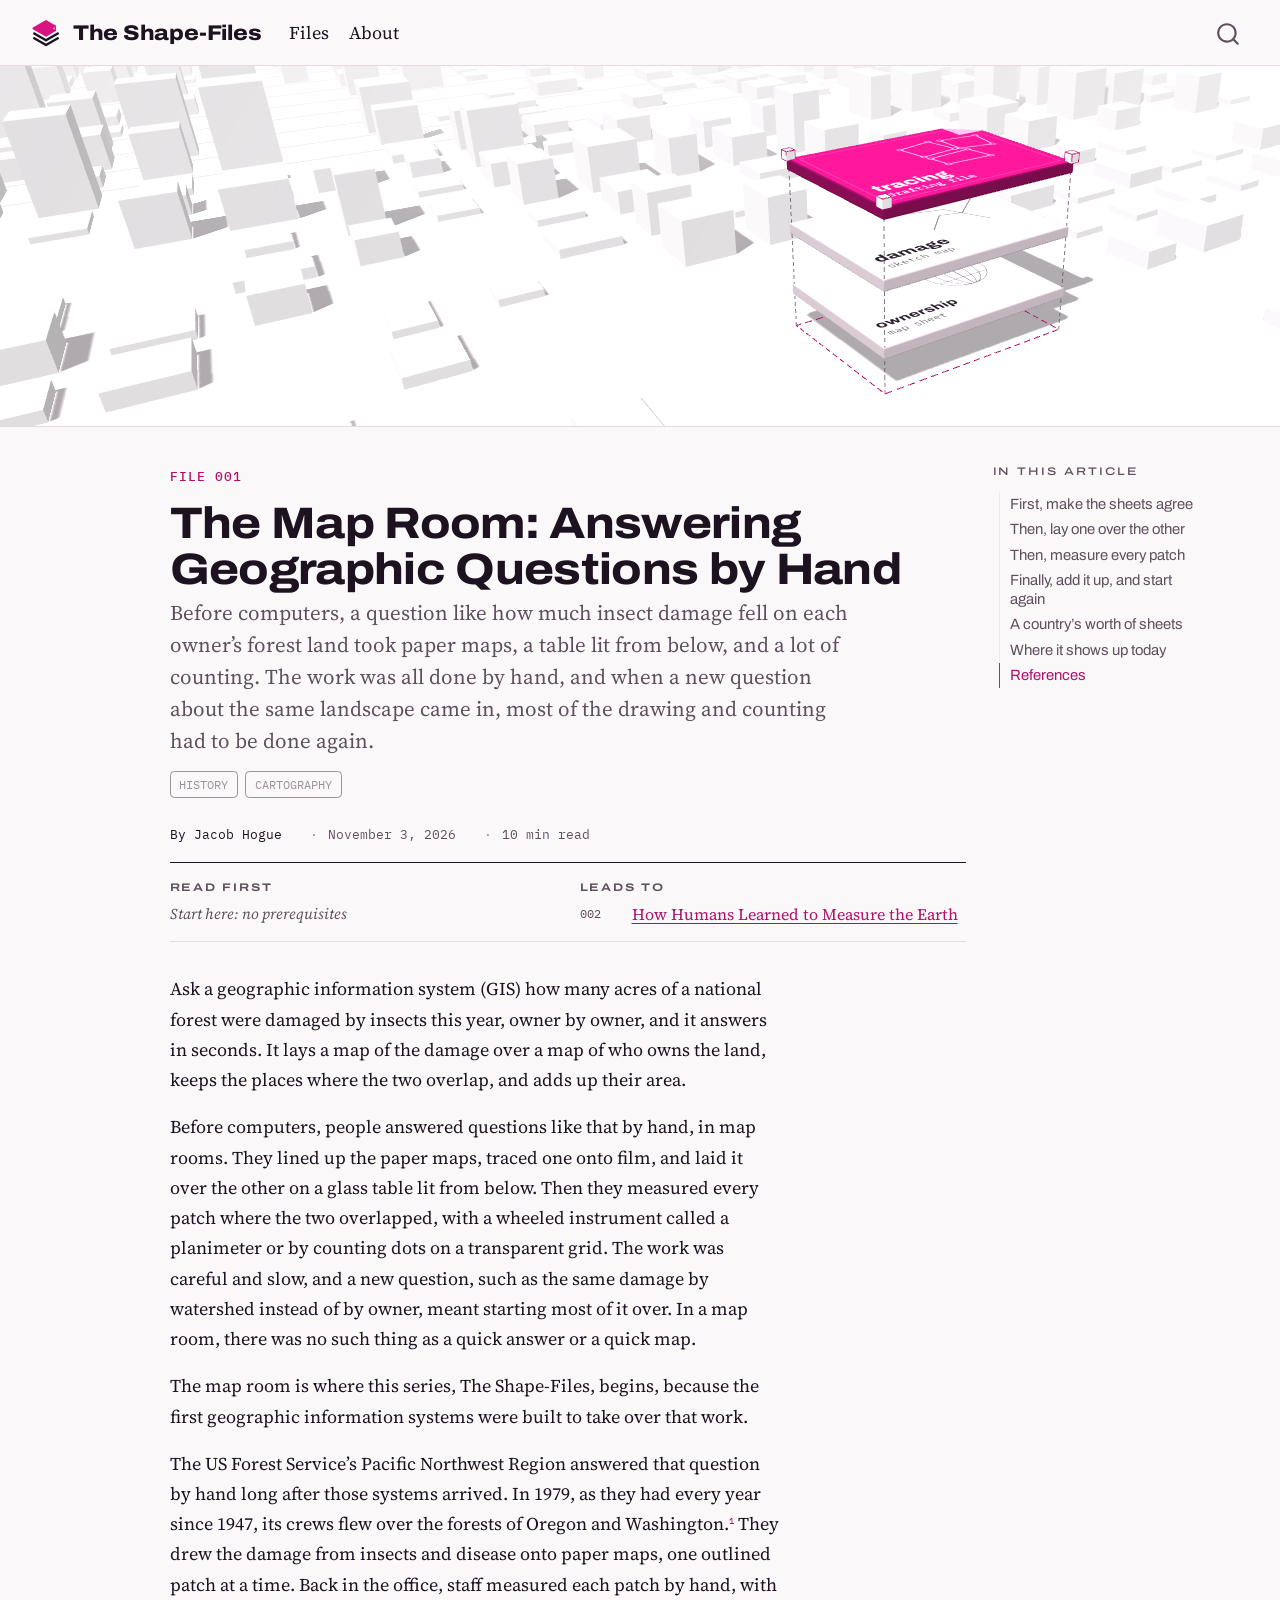
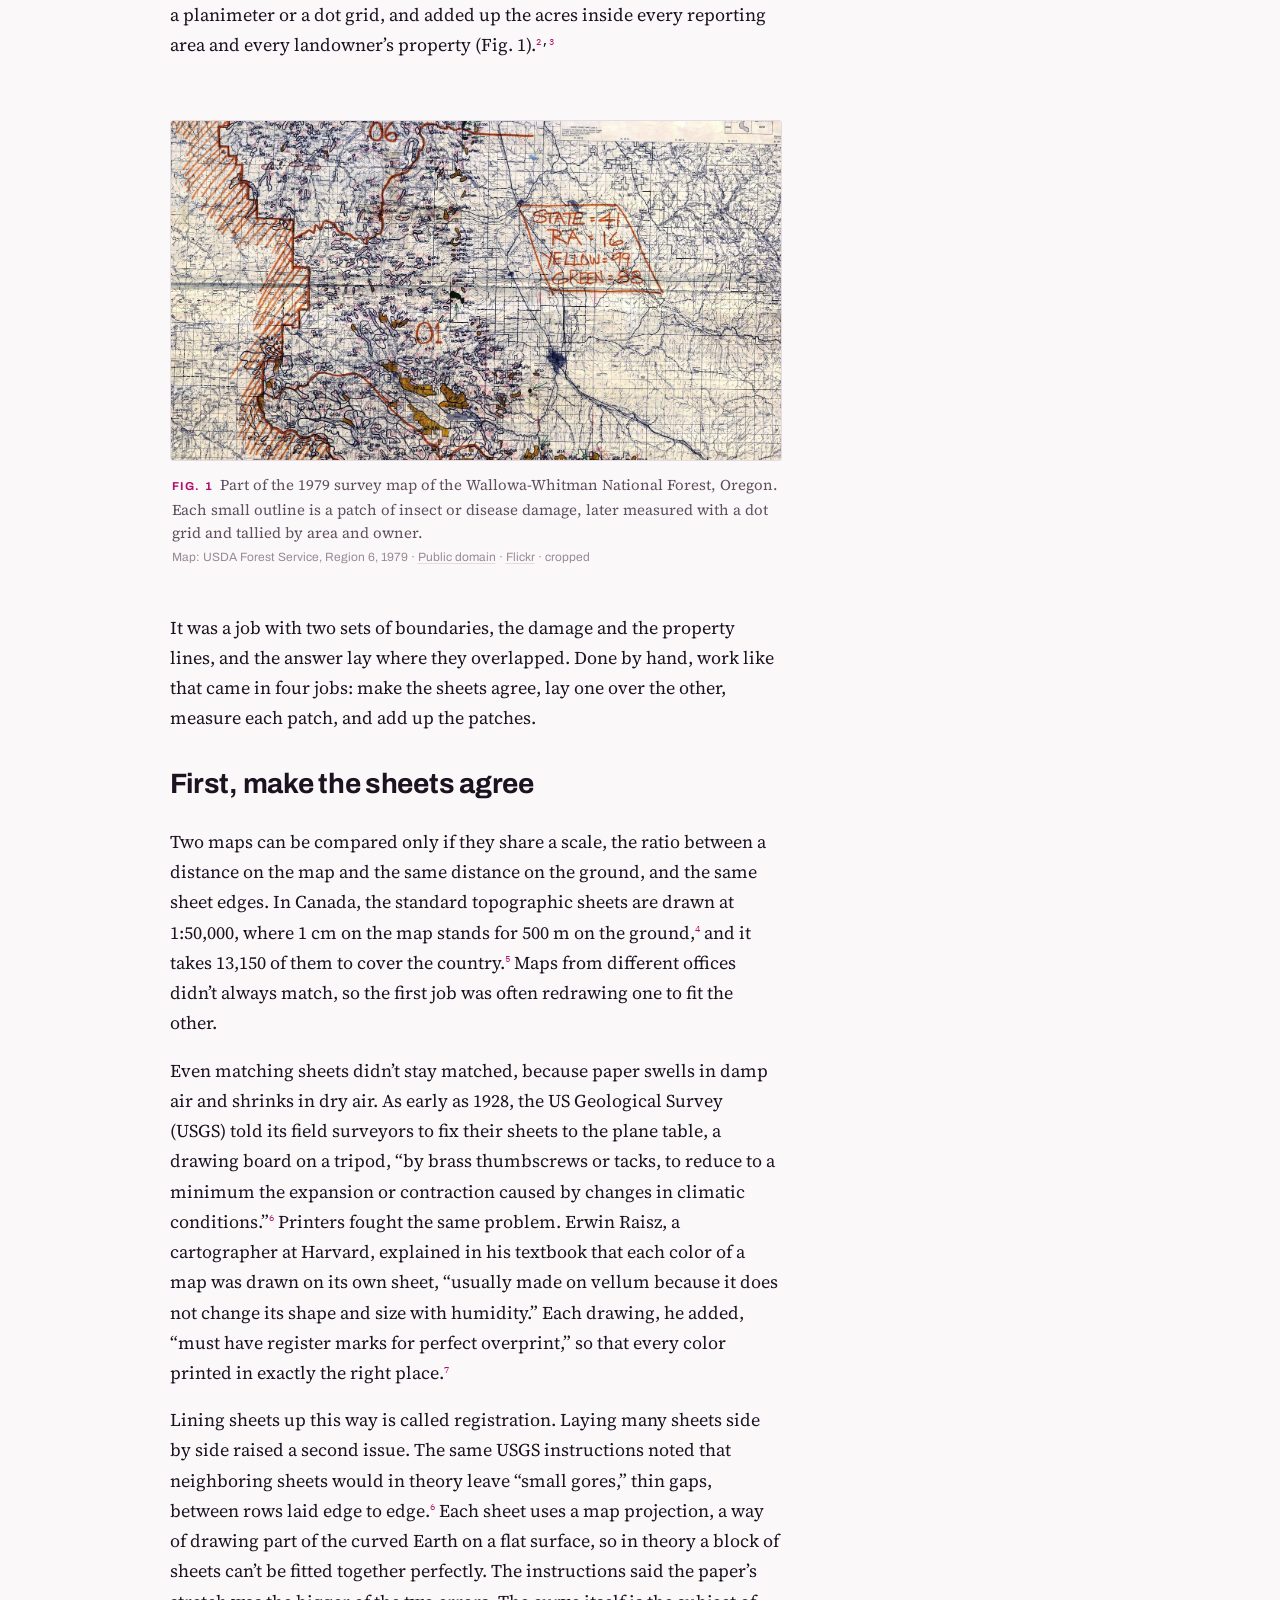
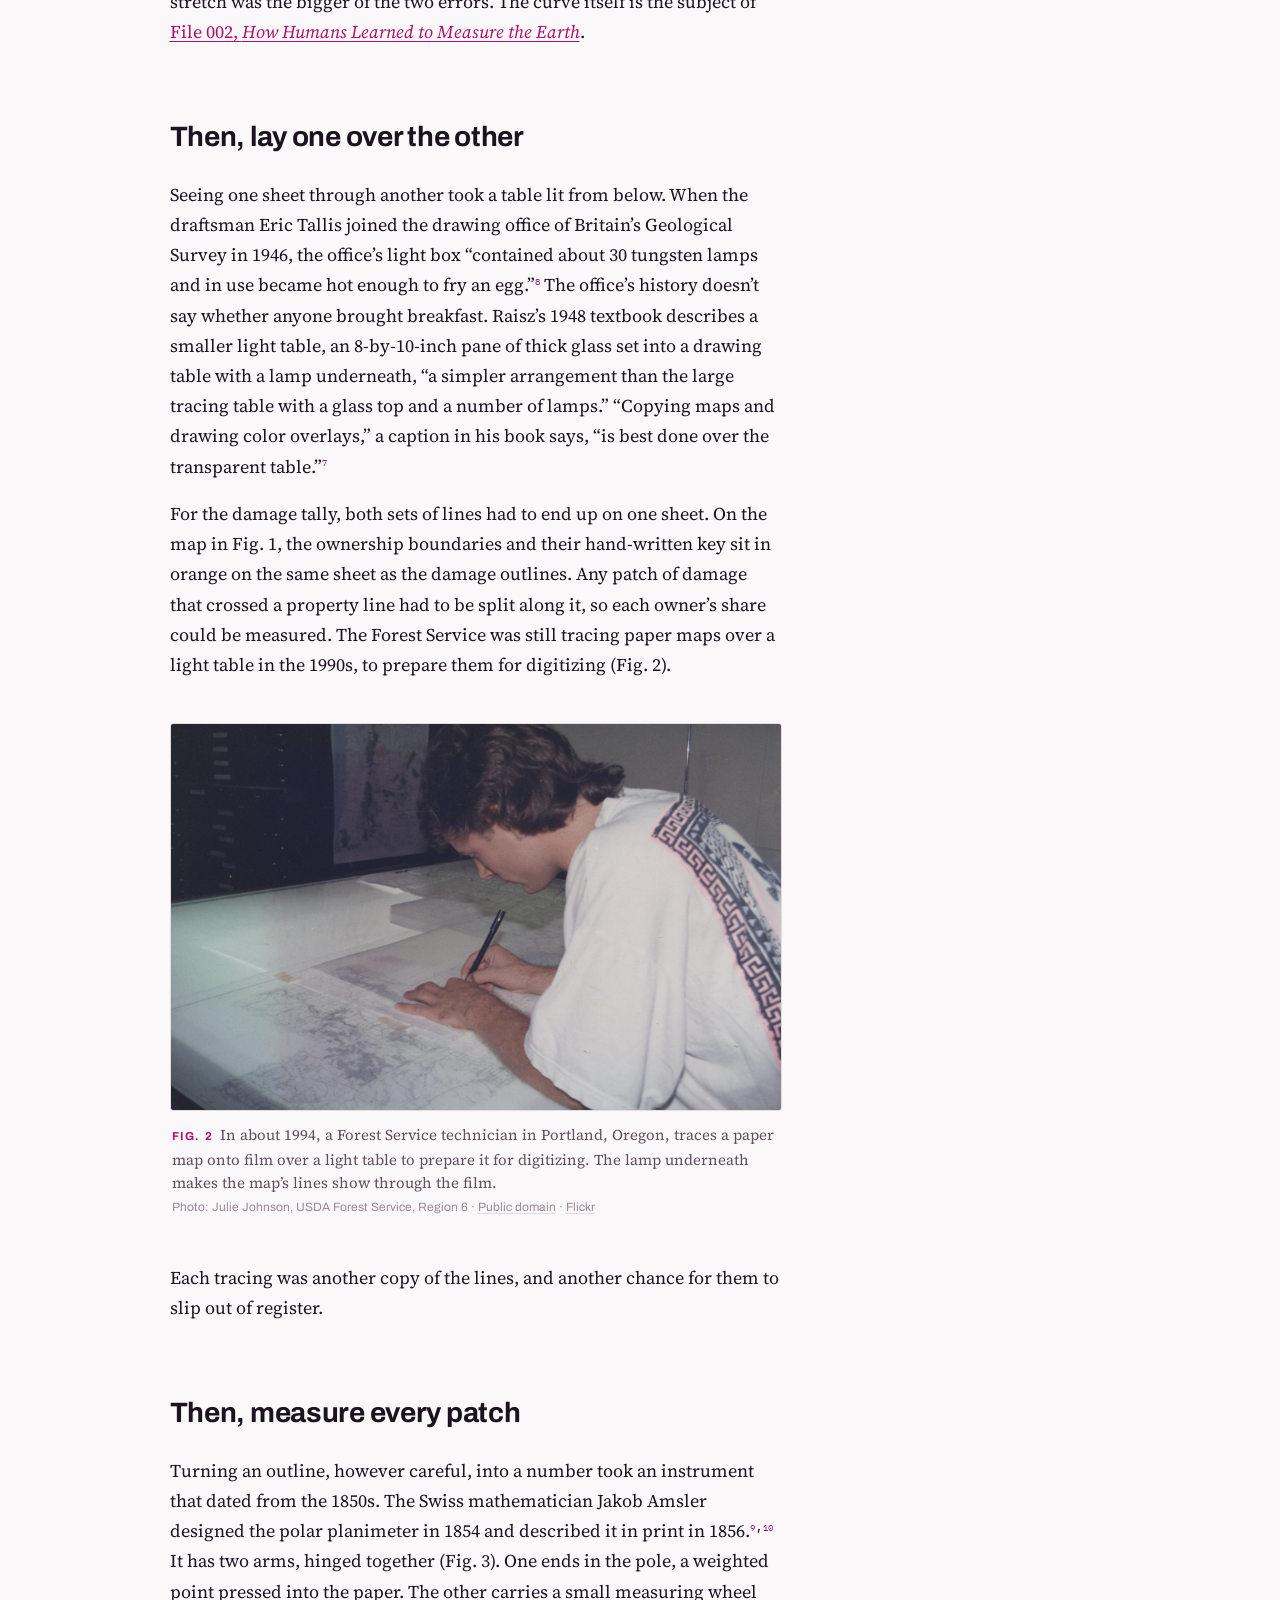
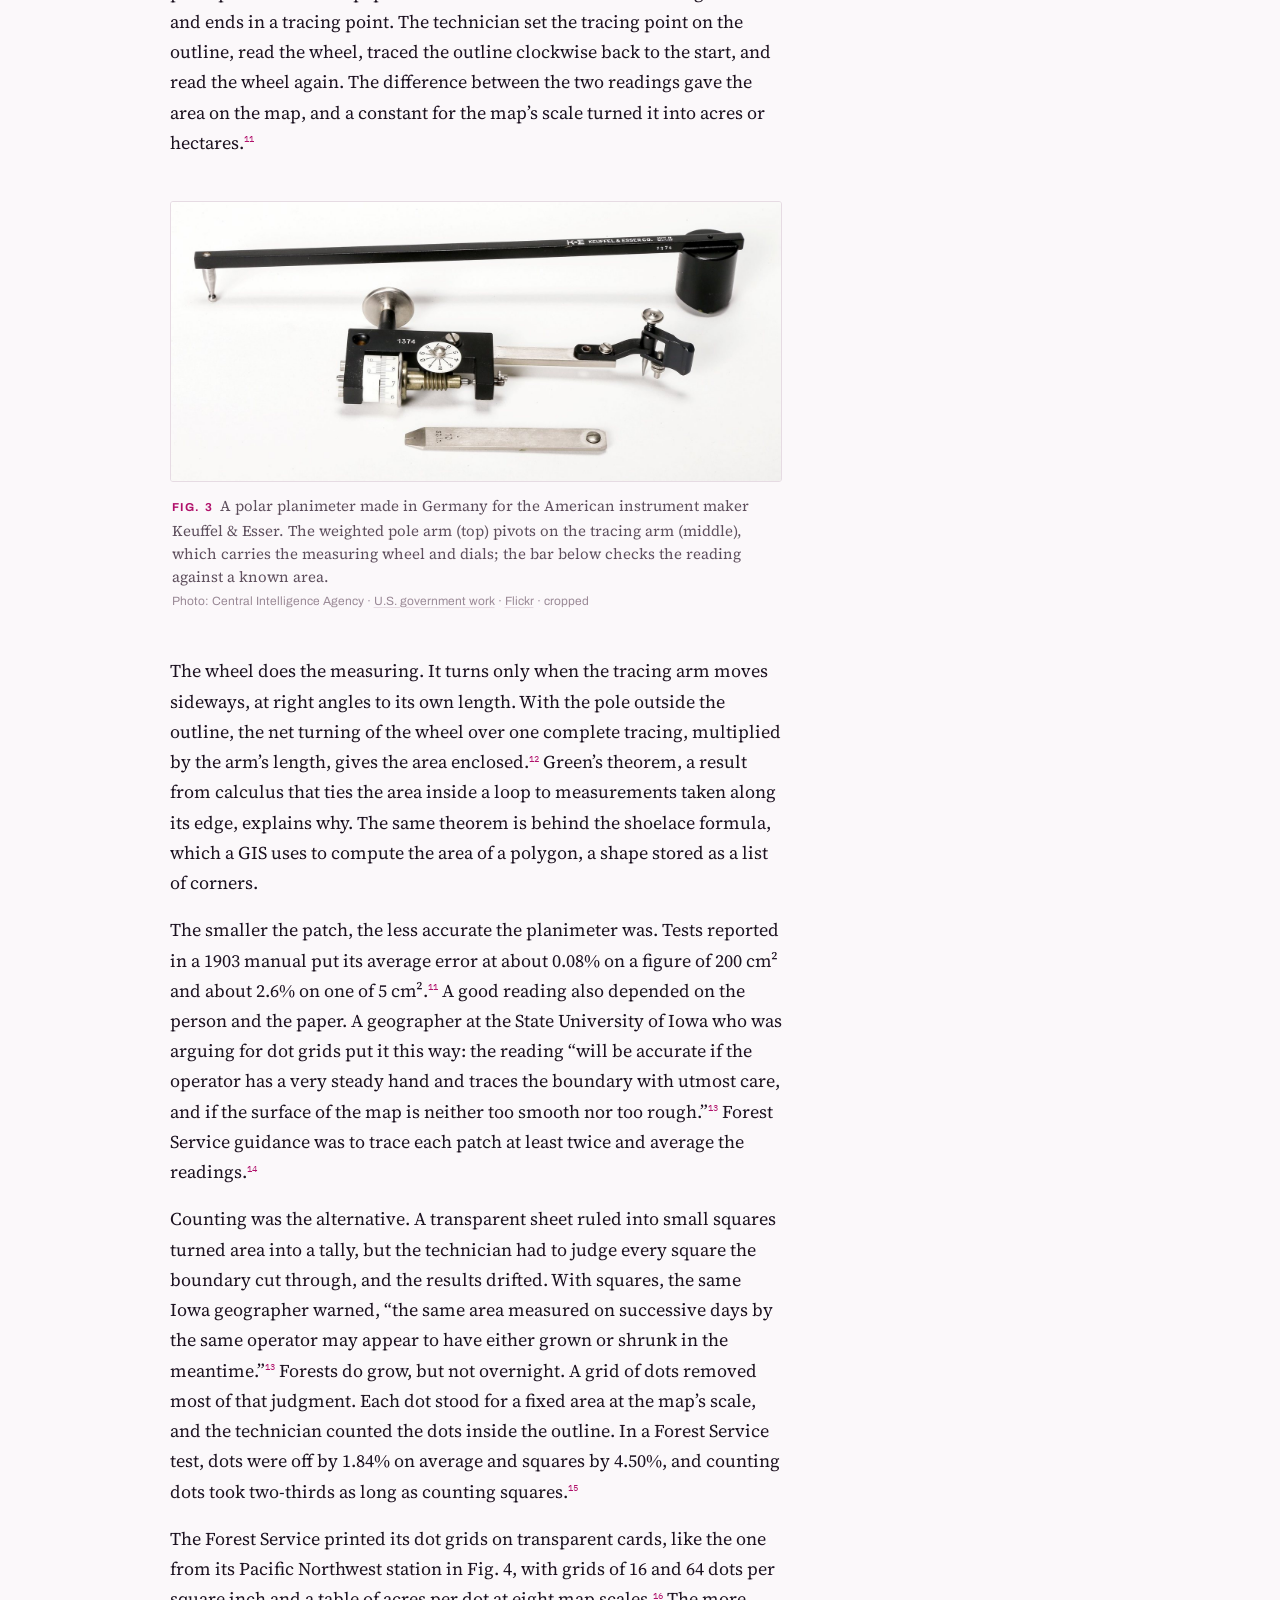
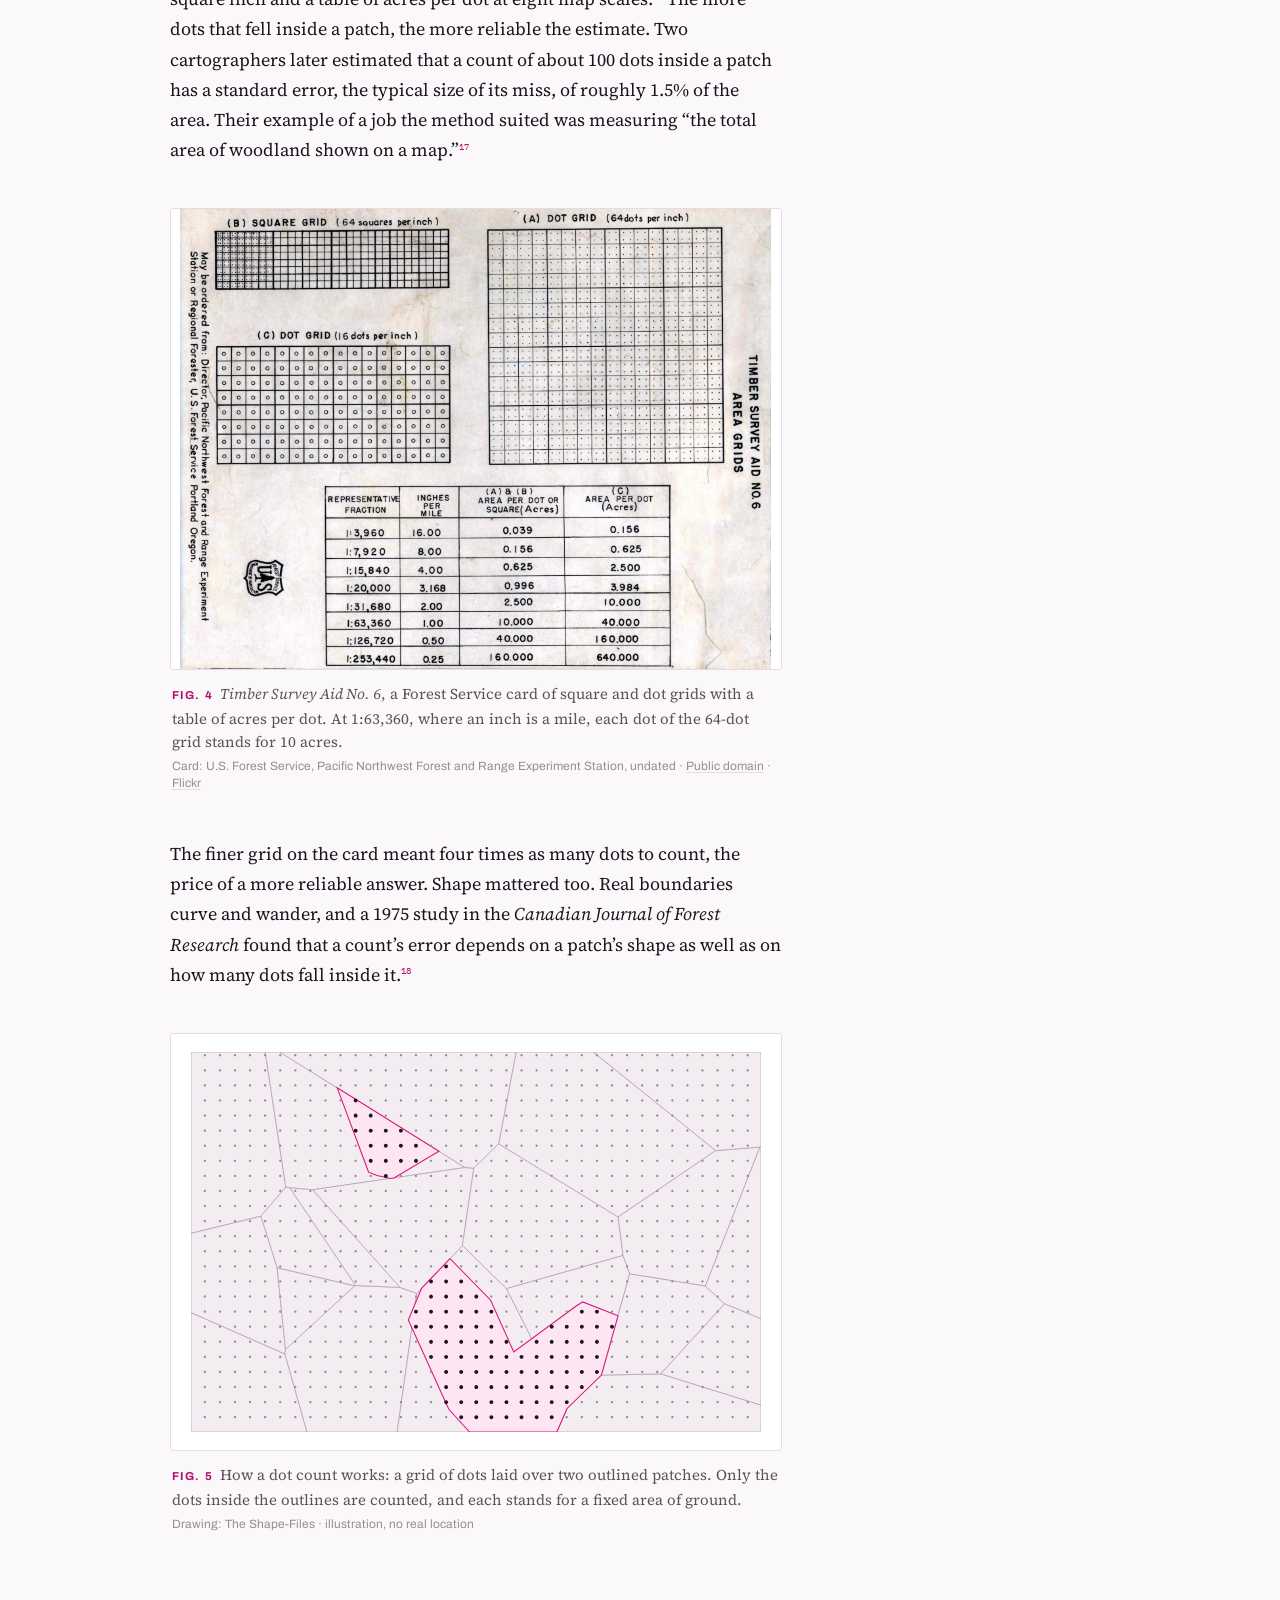
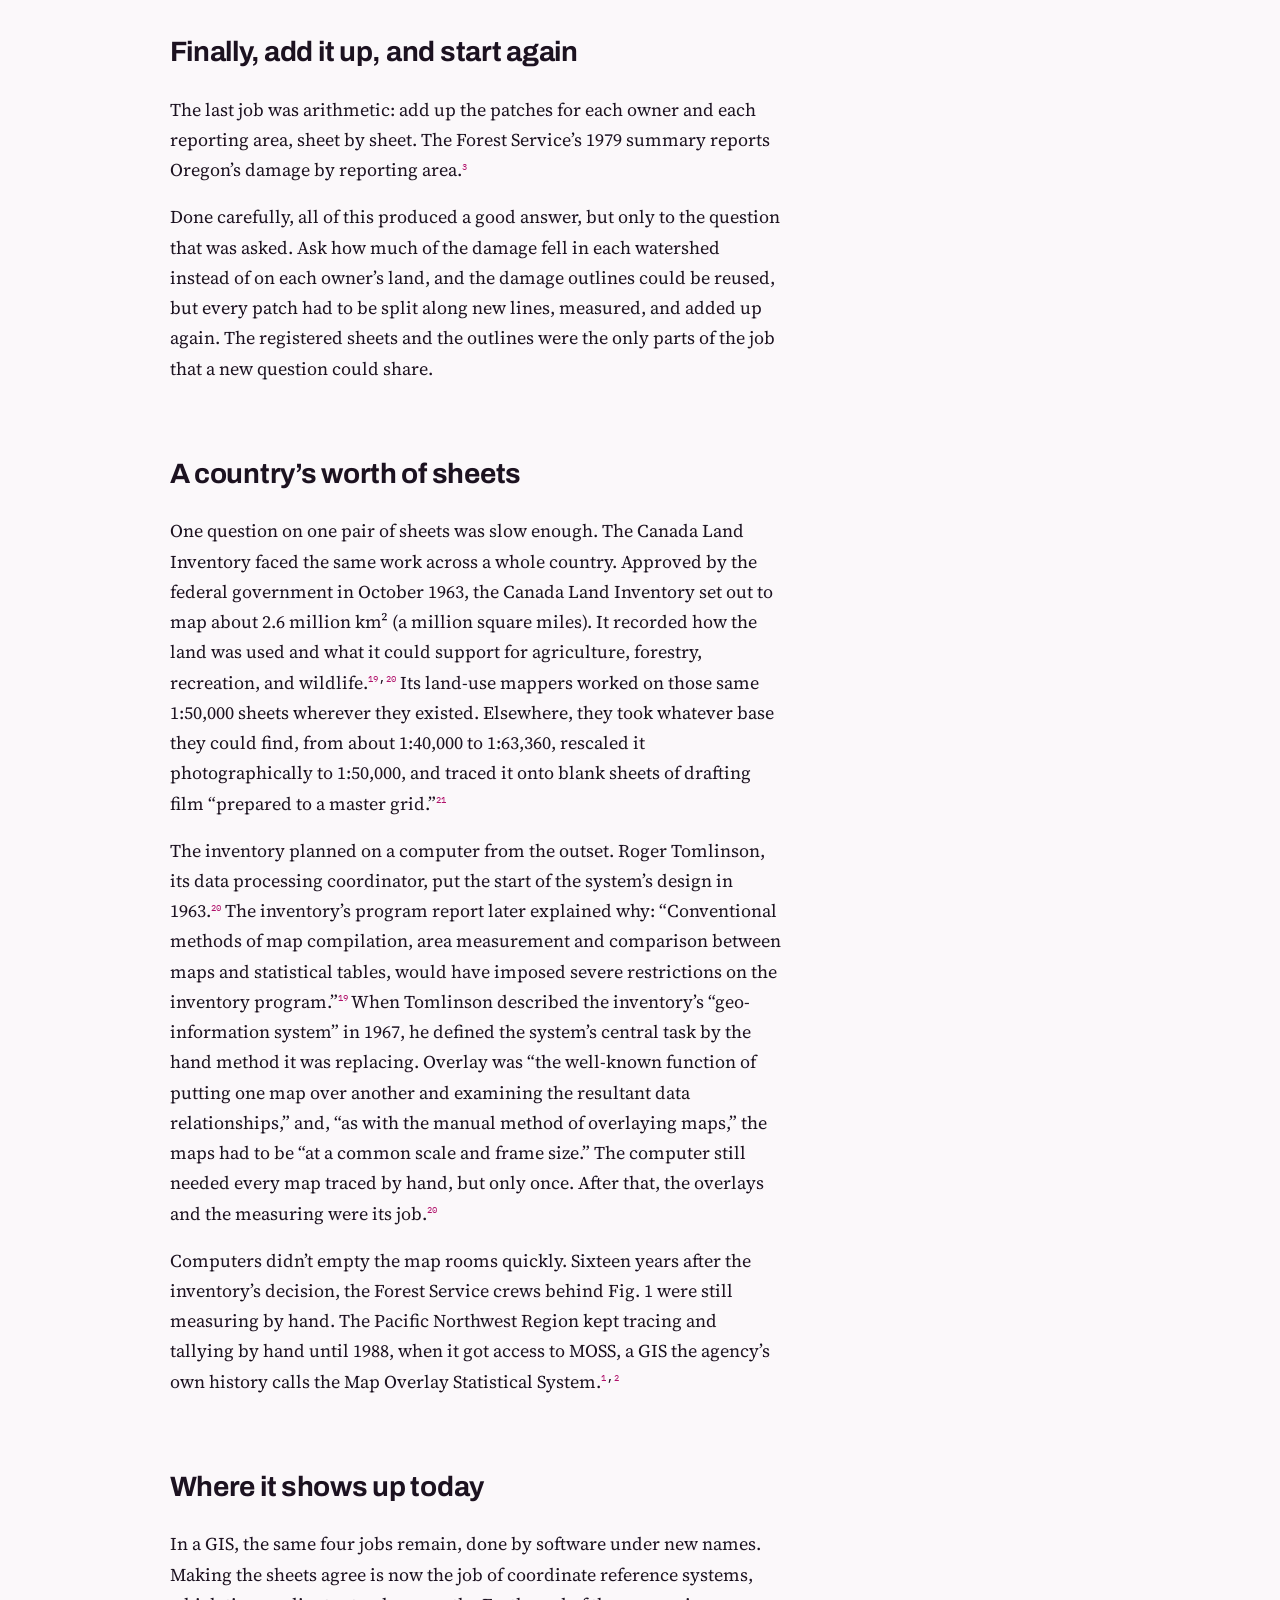
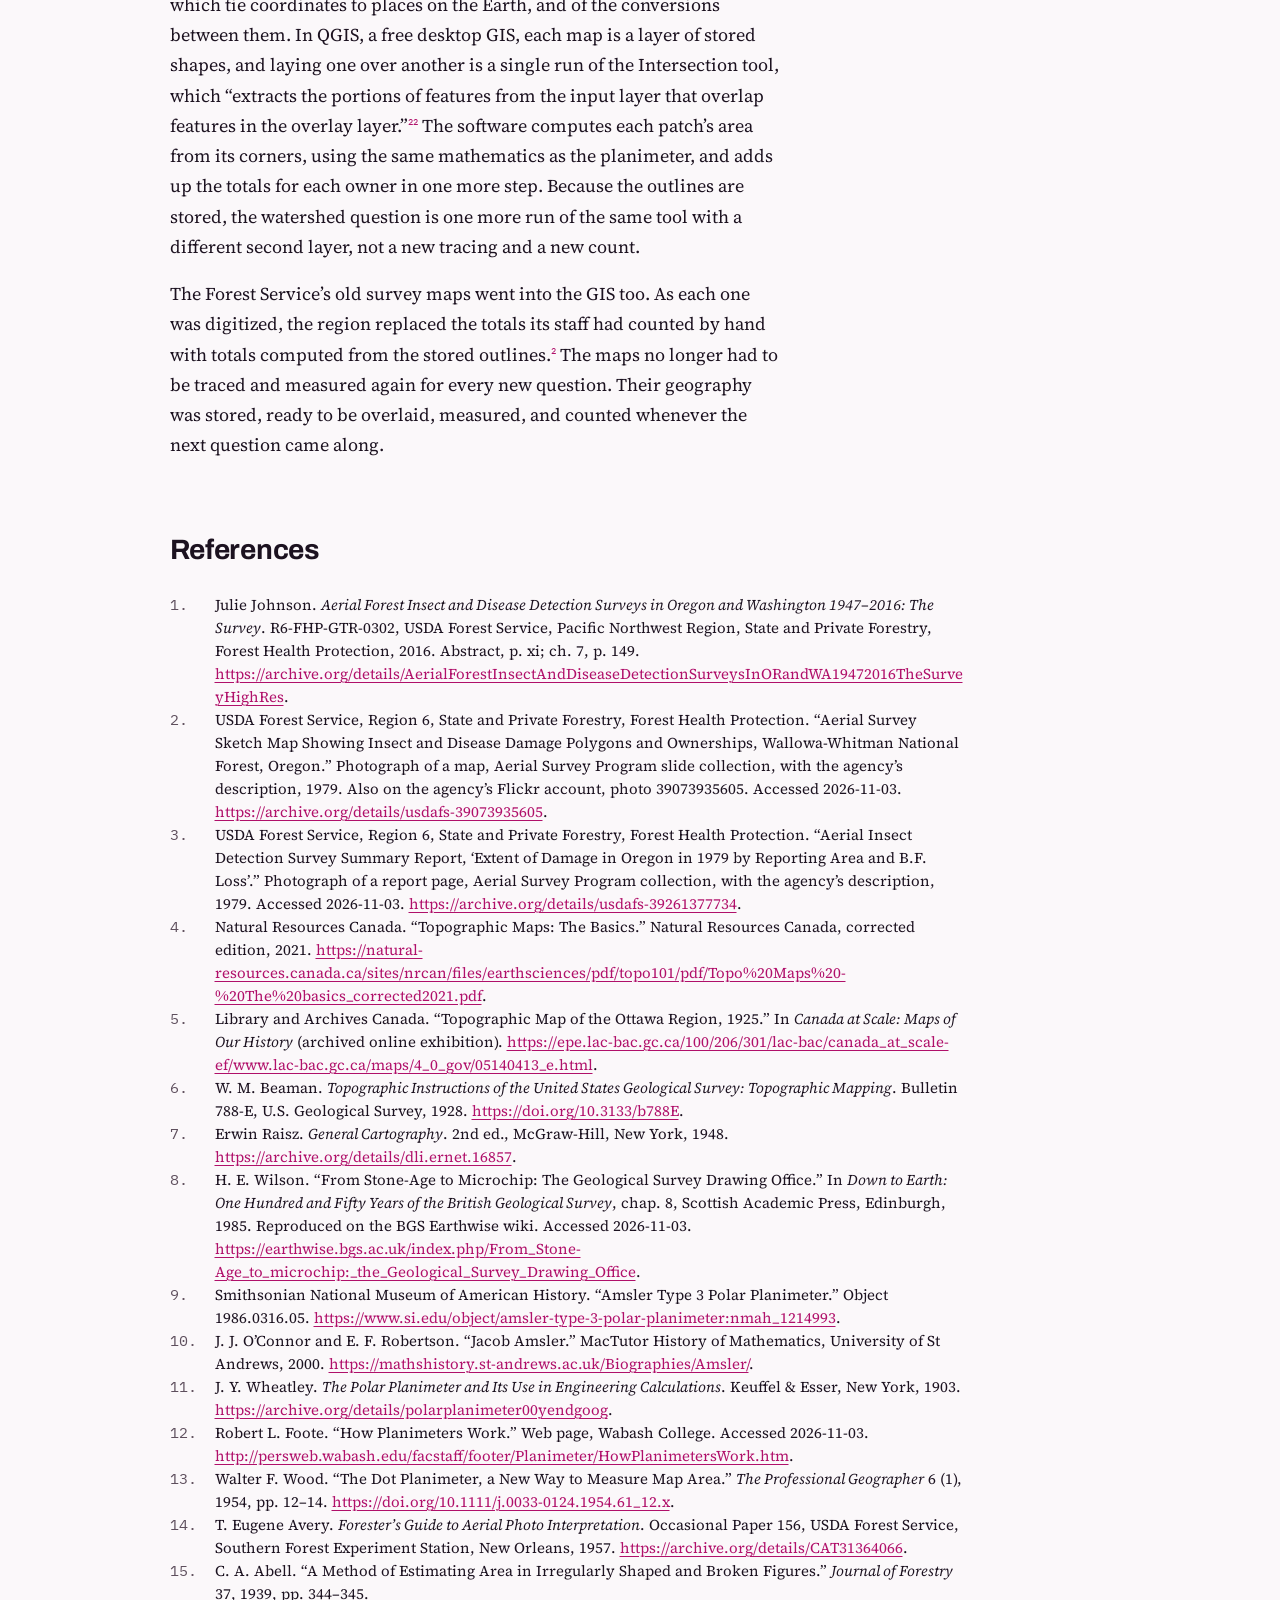
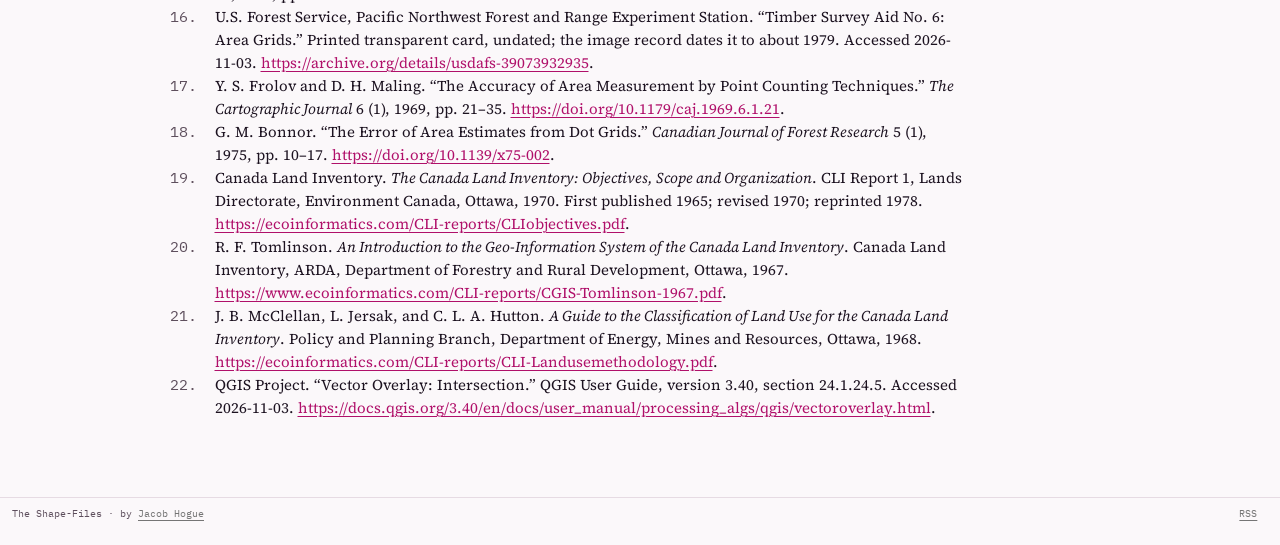
<file: articles/the-map-room/index.html>
<!DOCTYPE html>
<html xmlns="http://www.w3.org/1999/xhtml" lang="en-US" xml:lang="en-US"><head>

<meta charset="utf-8">
<meta name="generator" content="quarto-1.11.9">

<meta name="viewport" content="width=device-width, initial-scale=1.0, user-scalable=yes">

<meta name="author" content="Jacob Hogue">
<meta name="dcterms.date" content="2026-11-03">
<meta name="description" content="How foresters, planners, and land inventories answered map questions by hand, with light tables, planimeters, and dot grids, and why that way of working couldn’t keep up.">

<title>The Map Room: Answering Geographic Questions by Hand – The Shape-Files</title>
<style>
/* Default styles provided by pandoc.
** See https://pandoc.org/MANUAL.html#variables-for-html for config info.
*/
span.smallcaps{font-variant: small-caps;}
div.columns{display: flex; gap: 1.5em;}
div.column{flex: auto;}
@media screen {
div.columns{gap: min(4vw, 1.5em);}
div.column{overflow-x: auto;}
}
div.hanging-indent{margin-left: 1.5em; text-indent: -1.5em;}
ul.task-list{list-style: none;}
ul.task-list li input[type="checkbox"] {
  width: 0.8em;
  margin: 0 0.8em 0.2em -1em; /* quarto-specific, see https://github.com/quarto-dev/quarto-cli/issues/4556 */ 
  vertical-align: middle;
}
/* CSS for citations */
div.csl-bib-body { }
div.csl-entry {
  clear: both;
  margin-bottom: 0em;
}
.hanging-indent div.csl-entry {
  margin-left:2em;
  text-indent:-2em;
}
div.csl-left-margin {
  min-width:2em;
  float:left;
}
div.csl-right-inline {
  margin-left:2em;
  padding-left:1em;
}
div.csl-indent {
  margin-left: 2em;
}</style>


<script src="../../site_libs/quarto-nav/quarto-nav.js"></script>
<script src="../../site_libs/quarto-nav/headroom.min.js"></script>
<script src="../../site_libs/clipboard/clipboard.min.js"></script>
<script src="../../site_libs/quarto-search/autocomplete.umd.js"></script>
<script src="../../site_libs/quarto-search/fuse.min.js"></script>
<script src="../../site_libs/quarto-search/quarto-search.js"></script>
<meta name="quarto:offset" content="../../">
<link href="../../assets/img/file-mark-favicon.svg" rel="icon" type="image/svg+xml">
<script src="../../site_libs/quarto-html/quarto.js" type="module"></script>
<script src="../../site_libs/quarto-html/tabsets/tabsets.js" type="module"></script>
<script src="../../site_libs/quarto-html/scrollable-regions/scrollable-regions.js" type="module"></script>
<script src="../../site_libs/quarto-html/popper.min.js"></script>
<script src="../../site_libs/quarto-html/tippy.umd.min.js"></script>
<script src="../../site_libs/quarto-html/anchor.min.js"></script>
<link href="../../site_libs/quarto-html/tippy.css" rel="stylesheet">
<link href="../../site_libs/quarto-html/quarto-syntax-highlighting-7b1528b1cba7e9f63f59baa7408a6f56.css" rel="stylesheet" id="quarto-text-highlighting-styles">
<script src="../../site_libs/bootstrap/bootstrap.min.js"></script>
<link href="../../site_libs/bootstrap/bootstrap-icons.css" rel="stylesheet">
<link href="../../site_libs/bootstrap/bootstrap-260992445ddb6850cf12eee7a5778700.min.css" rel="stylesheet" append-hash="true" id="quarto-bootstrap" data-mode="light">
<script id="quarto-search-options" type="application/json">{
  "location": "navbar",
  "copy-button": false,
  "collapse-after": 3,
  "panel-placement": "end",
  "type": "overlay",
  "limit": 50,
  "keyboard-shortcut": [
    "f",
    "/",
    "s"
  ],
  "show-item-context": false,
  "language": {
    "search-no-results-text": "No results",
    "search-matching-documents-text": "matching documents",
    "search-copy-link-title": "Copy link to search",
    "search-hide-matches-text": "Hide additional matches",
    "search-more-match-text": "more match in this document",
    "search-more-matches-text": "more matches in this document",
    "search-clear-button-title": "Clear",
    "search-text-placeholder": "",
    "search-detached-cancel-button-title": "Cancel",
    "search-submit-button-title": "Submit",
    "search-label": "Search"
  }
}</script>
<style>html{ scroll-behavior: smooth; }</style>


<link rel="stylesheet" href="../../styles/tokens.css?v=20261118135535">
<link rel="stylesheet" href="../../styles/components.css?v=20261118135535">
<link rel="stylesheet" href="../../styles/site.css?v=20261118135535">
<meta property="og:title" content="The Map Room: Answering Geographic Questions by Hand – The Shape-Files">
<meta property="og:description" content="How foresters, planners, and land inventories answered map questions by hand, with light tables, planimeters, and dot grids, and why that way of working couldn’t keep up.">
<meta property="og:image" content="https://jacob-hogue.github.io/the-shape-files/articles/the-map-room/figures/share.png">
<meta property="og:site_name" content="The Shape-Files">
<meta property="og:image:height" content="630">
<meta property="og:image:width" content="1200">
<meta property="og:image:alt" content="The Shape-Files, File 001: The Map Room. Two map sheets and a sheet of tracing film floating above a city grid.">
<meta name="twitter:title" content="The Map Room: Answering Geographic Questions by Hand – The Shape-Files">
<meta name="twitter:description" content="How foresters, planners, and land inventories answered map questions by hand, with light tables, planimeters, and dot grids, and why that way of working couldn’t keep up.">
<meta name="twitter:image" content="https://jacob-hogue.github.io/the-shape-files/articles/the-map-room/figures/share.png">
<meta name="twitter:card" content="summary_large_image">
<meta name="twitter:image:alt" content="The Shape-Files, File 001: The Map Room. Two map sheets and a sheet of tracing film floating above a city grid.">
</head>

<body class="nav-fixed quarto-light"><a id="quarto-skip-link" class="visually-hidden-focusable" href="#quarto-document-content">Skip to main content</a>

<div id="quarto-search-results"></div>
  <header id="quarto-header" class="headroom fixed-top">
    <nav class="navbar navbar-expand-lg " data-bs-theme="dark" aria-label="Site">
      <div class="navbar-container container-fluid">
      <div class="navbar-brand-container mx-auto">
    <a href="../../index.html" class="navbar-brand navbar-brand-logo">
    <img src="../../assets/img/file-mark-nav.svg" alt="The Shape-Files file mark" class="navbar-logo light-content">
    <img src="../../assets/img/file-mark-nav.svg" alt="The Shape-Files file mark" class="navbar-logo dark-content">
    </a>
    <a class="navbar-brand" href="../../index.html">
    <span class="navbar-title">The Shape-Files</span>
    </a>
  </div>
          <button class="navbar-toggler" type="button" data-bs-toggle="collapse" data-bs-target="#navbarCollapse" aria-controls="navbarCollapse" aria-expanded="false" aria-label="Toggle navigation" onclick="if (window.quartoToggleHeadroom) { window.quartoToggleHeadroom(); }">
  <span class="navbar-toggler-icon"></span>
</button>
          <div class="collapse navbar-collapse" id="navbarCollapse">
            <ul class="navbar-nav navbar-nav-scroll me-auto">
  <li class="nav-item">
    <a class="nav-link" href="../../index.html#files"> 
<span class="menu-text">Files</span></a>
  </li>  
  <li class="nav-item">
    <a class="nav-link" href="../../about.html"> 
<span class="menu-text">About</span></a>
  </li>  
</ul>
          </div> <!-- /navcollapse -->
            <div class="quarto-navbar-tools">
</div>
            <div id="quarto-search" class="" title="Search"></div>
      </div> <!-- /container-fluid -->
    </nav>
</header>
<!-- content -->
<div id="quarto-content" class="quarto-container page-columns page-rows-contents page-layout-article page-navbar">
<!-- sidebar -->
<!-- margin-sidebar -->
    <div id="quarto-margin-sidebar" class="sidebar margin-sidebar">
        <nav id="TOC" role="doc-toc" aria-labelledby="toc-title" class="toc-active">
    <h2 id="toc-title">In this article</h2>
   
  <ul class="collapse">
  <li><a href="#first-make-the-sheets-agree" id="toc-first-make-the-sheets-agree" class="nav-link active" data-scroll-target="#first-make-the-sheets-agree">First, make the sheets agree</a></li>
  <li><a href="#then-lay-one-over-the-other" id="toc-then-lay-one-over-the-other" class="nav-link" data-scroll-target="#then-lay-one-over-the-other">Then, lay one over the other</a></li>
  <li><a href="#then-measure-every-patch" id="toc-then-measure-every-patch" class="nav-link" data-scroll-target="#then-measure-every-patch">Then, measure every patch</a></li>
  <li><a href="#finally-add-it-up-and-start-again" id="toc-finally-add-it-up-and-start-again" class="nav-link" data-scroll-target="#finally-add-it-up-and-start-again">Finally, add it up, and start again</a></li>
  <li><a href="#a-countrys-worth-of-sheets" id="toc-a-countrys-worth-of-sheets" class="nav-link" data-scroll-target="#a-countrys-worth-of-sheets">A country’s worth of sheets</a></li>
  <li><a href="#where-it-shows-up-today" id="toc-where-it-shows-up-today" class="nav-link" data-scroll-target="#where-it-shows-up-today">Where it shows up today</a></li>
  <li><a href="#references" id="toc-references" class="nav-link" data-scroll-target="#references">References</a></li>
  </ul>
</nav>
    </div>
<!-- main -->
<main class="content page-columns page-full" id="quarto-document-content" tabindex="-1">

<div class="sf-hero-mount sf-hero-bleed column-screen" style="--sf-hero-h: 360px" data-height="360" data-seed="1854" data-shift="0.2" data-title="Banner: two map sheets and a sheet of tracing film floating above a city grid; the tracing film is highlighted" data-stack="=tracing, drafting film, polygons, subject; =damage, sketch map, lines; =ownership, map sheet, graticule"></div>
<script>
/* Lift the banner out of the article grid so it spans the page under the navbar and stays clear of the table of contents. */
(function () { var h = document.currentScript.previousElementSibling, c = document.getElementById("quarto-content"); if (h && c) { h.classList.remove("column-screen"); c.parentNode.insertBefore(h, c); } })();
</script>
<header id="title-block-header" class="quarto-title-block default">
<div class="quarto-title">
<p class="sf-file-no">File 001</p>
<h1 class="title">The Map Room: Answering Geographic Questions by Hand</h1>
<p class="subtitle lead">Before computers, a question like how much insect damage fell on each owner’s forest land took paper maps, a table lit from below, and a lot of counting. The work was all done by hand, and when a new question about the same landscape came in, most of the drawing and counting had to be done again.</p>
  <div class="quarto-categories">
    <div class="quarto-category">History</div>
    <div class="quarto-category">Cartography</div>
  </div>
  </div>

<div>
  <div class="description">
    How foresters, planners, and land inventories answered map questions by hand, with light tables, planimeters, and dot grids, and why that way of working couldn’t keep up.
  </div>
</div>


<div class="quarto-title-meta sf-byline">
    <p class="sf-byline-author">By <a href="https://jacob-hogue.github.io">Jacob Hogue</a> </p>
      <p class="sf-byline-date"><span class="visually-hidden">Published </span>November 3, 2026</p>
        <p class="sf-byline-time">10 min read</p>
  </div>



</header>



<div class="sf-article-path">
<nav class="sf-prereq" aria-label="Reading path">
<div class="sf-prereq-col">
<p class="sf-prereq-head">
Read first
</p>
<p class="sf-prereq-none">
Start here: no prerequisites
</p>
</div>
<div class="sf-prereq-col">
<p class="sf-prereq-head">
Leads to
</p>
<ul class="sf-prereq-list">
<li>
<span class="sf-prereq-id">002</span><a href="../measuring-the-earth/">How Humans Learned to Measure the Earth</a>
</li>
</ul>
</div>
</nav>
</div>
<p>Ask a geographic information system (GIS) how many acres of a national forest were damaged by insects this year, owner by owner, and it answers in seconds. It lays a map of the damage over a map of who owns the land, keeps the places where the two overlap, and adds up their area.</p>
<p>Before computers, people answered questions like that by hand, in map rooms. They lined up the paper maps, traced one onto film, and laid it over the other on a glass table lit from below. Then they measured every patch where the two overlapped, with a wheeled instrument called a planimeter or by counting dots on a transparent grid. The work was careful and slow, and a new question, such as the same damage by watershed instead of by owner, meant starting most of it over. In a map room, there was no such thing as a quick answer or a quick map.</p>
<p>The map room is where this series, The Shape-Files, begins, because the first geographic information systems were built to take over that work.</p>
<p>The US Forest Service’s Pacific Northwest Region answered that question by hand long after those systems arrived. In 1979, as they had every year since 1947, its crews flew over the forests of Oregon and Washington.<span class="citation" data-cites="johnson2016"><sup><a href="#ref-johnson2016" role="doc-biblioref">1</a></sup></span> They drew the damage from insects and disease onto paper maps, one outlined patch at a time. Back in the office, staff measured each patch by hand, with a planimeter or a dot grid, and added up the acres inside every reporting area and every landowner’s property (Fig. 1).<span class="citation" data-cites="usfs_r6_sketchmap1979 usfs_r6_summary1979"><sup><a href="#ref-usfs_r6_sketchmap1979" role="doc-biblioref">2</a>,<a href="#ref-usfs_r6_summary1979" role="doc-biblioref">3</a></sup></span></p>
<figure class="sf-fig sf-fig-photo figure" aria-labelledby="fig-1-cap">
<a class="sf-fig-frame sf-zoom" href="figures/usfs-1979-sketch-map-detail.jpg" aria-label="Enlarge figure 1"><img src="figures/usfs-1979-sketch-map-detail.jpg" width="1600" height="889" alt="Detail of a 1979 Forest Service map of part of the Wallowa-Whitman National Forest, covered with small hand-drawn outlines labeled with codes, some shaded brown, with orange boundary lines and a hand-written orange key." class="figure-img"></a>
<figcaption class="sf-fig-cap" id="fig-1-cap"><span class="sf-fig-label">Fig. 1</span>Part of the 1979 survey map of the Wallowa-Whitman National Forest, Oregon. Each small outline is a patch of insect or disease damage, later measured with a dot grid and tallied by area and owner.<span class="sf-fig-credit">Map: USDA Forest Service, Region 6, 1979 · <a href="https://creativecommons.org/publicdomain/mark/1.0/">Public domain</a> · <a href="https://www.flickr.com/photos/151887236@N05/39073935605/">Flickr</a> · cropped</span></figcaption>
</figure>
<p>It was a job with two sets of boundaries, the damage and the property lines, and the answer lay where they overlapped. Done by hand, work like that came in four jobs: make the sheets agree, lay one over the other, measure each patch, and add up the patches.</p>
<section id="first-make-the-sheets-agree" class="level2">
<h2 class="anchored" data-anchor-id="first-make-the-sheets-agree">First, make the sheets agree</h2>
<p>Two maps can be compared only if they share a scale, the ratio between a distance on the map and the same distance on the ground, and the same sheet edges. In Canada, the standard topographic sheets are drawn at 1:50,000, where 1 cm on the map stands for 500 m on the ground,<span class="citation" data-cites="nrcan_topobasics"><sup><a href="#ref-nrcan_topobasics" role="doc-biblioref">4</a></sup></span> and it takes 13,150 of them to cover the country.<span class="citation" data-cites="lac_canadaatscale"><sup><a href="#ref-lac_canadaatscale" role="doc-biblioref">5</a></sup></span> Maps from different offices didn’t always match, so the first job was often redrawing one to fit the other.</p>
<p>Even matching sheets didn’t stay matched, because paper swells in damp air and shrinks in dry air. As early as 1928, the US Geological Survey (USGS) told its field surveyors to fix their sheets to the plane table, a drawing board on a tripod, “by brass thumbscrews or tacks, to reduce to a minimum the expansion or contraction caused by changes in climatic conditions.”<span class="citation" data-cites="beaman1928"><sup><a href="#ref-beaman1928" role="doc-biblioref">6</a></sup></span> Printers fought the same problem. Erwin Raisz, a cartographer at Harvard, explained in his textbook that each color of a map was drawn on its own sheet, “usually made on vellum because it does not change its shape and size with humidity.” Each drawing, he added, “must have register marks for perfect overprint,” so that every color printed in exactly the right place.<span class="citation" data-cites="raisz1948"><sup><a href="#ref-raisz1948" role="doc-biblioref">7</a></sup></span></p>
<p>Lining sheets up this way is called registration. Laying many sheets side by side raised a second issue. The same USGS instructions noted that neighboring sheets would in theory leave “small gores,” thin gaps, between rows laid edge to edge.<span class="citation" data-cites="beaman1928"><sup><a href="#ref-beaman1928" role="doc-biblioref">6</a></sup></span> Each sheet uses a map projection, a way of drawing part of the curved Earth on a flat surface, so in theory a block of sheets can’t be fitted together perfectly. The instructions said the paper’s stretch was the bigger of the two errors. The curve itself is the subject of <a href="../measuring-the-earth/">File 002, <em>How Humans Learned to Measure the Earth</em></a>.</p>
</section>
<section id="then-lay-one-over-the-other" class="level2">
<h2 class="anchored" data-anchor-id="then-lay-one-over-the-other">Then, lay one over the other</h2>
<p>Seeing one sheet through another took a table lit from below. When the draftsman Eric Tallis joined the drawing office of Britain’s Geological Survey in 1946, the office’s light box “contained about 30 tungsten lamps and in use became hot enough to fry an egg.”<span class="citation" data-cites="wilson1985"><sup><a href="#ref-wilson1985" role="doc-biblioref">8</a></sup></span> The office’s history doesn’t say whether anyone brought breakfast. Raisz’s 1948 textbook describes a smaller light table, an 8-by-10-inch pane of thick glass set into a drawing table with a lamp underneath, “a simpler arrangement than the large tracing table with a glass top and a number of lamps.” “Copying maps and drawing color overlays,” a caption in his book says, “is best done over the transparent table.”<span class="citation" data-cites="raisz1948"><sup><a href="#ref-raisz1948" role="doc-biblioref">7</a></sup></span></p>
<p>For the damage tally, both sets of lines had to end up on one sheet. On the map in Fig. 1, the ownership boundaries and their hand-written key sit in orange on the same sheet as the damage outlines. Any patch of damage that crossed a property line had to be split along it, so each owner’s share could be measured. The Forest Service was still tracing paper maps over a light table in the 1990s, to prepare them for digitizing (Fig. 2).</p>
<figure class="sf-fig sf-fig-photo figure" aria-labelledby="fig-2-cap">
<a class="sf-fig-frame sf-zoom" href="figures/usfs-1994-light-table.jpg" aria-label="Enlarge figure 2"><img src="figures/usfs-1994-light-table.jpg" width="1600" height="1013" loading="lazy" alt="A young man leans over a glowing light table, tracing lines with a pen onto a sheet of film taped over a paper map." class="figure-img"></a>
<figcaption class="sf-fig-cap" id="fig-2-cap"><span class="sf-fig-label">Fig. 2</span>In about 1994, a Forest Service technician in Portland, Oregon, traces a paper map onto film over a light table to prepare it for digitizing. The lamp underneath makes the map’s lines show through the film.<span class="sf-fig-credit">Photo: Julie Johnson, USDA Forest Service, Region 6 · <a href="https://creativecommons.org/publicdomain/mark/1.0/">Public domain</a> · <a href="https://www.flickr.com/photos/151887236@N05/38130402435/">Flickr</a></span></figcaption>
</figure>
<p>Each tracing was another copy of the lines, and another chance for them to slip out of register.</p>
</section>
<section id="then-measure-every-patch" class="level2">
<h2 class="anchored" data-anchor-id="then-measure-every-patch">Then, measure every patch</h2>
<p>Turning an outline, however careful, into a number took an instrument that dated from the 1850s. The Swiss mathematician Jakob Amsler designed the polar planimeter in 1854 and described it in print in 1856.<span class="citation" data-cites="smithsonian_amsler mactutor_amsler"><sup><a href="#ref-smithsonian_amsler" role="doc-biblioref">9</a>,<a href="#ref-mactutor_amsler" role="doc-biblioref">10</a></sup></span> It has two arms, hinged together (Fig. 3). One ends in the pole, a weighted point pressed into the paper. The other carries a small measuring wheel and ends in a tracing point. The technician set the tracing point on the outline, read the wheel, traced the outline clockwise back to the start, and read the wheel again. The difference between the two readings gave the area on the map, and a constant for the map’s scale turned it into acres or hectares.<span class="citation" data-cites="wheatley1903"><sup><a href="#ref-wheatley1903" role="doc-biblioref">11</a></sup></span></p>
<figure class="sf-fig sf-fig-photo figure" aria-labelledby="fig-3-cap">
<a class="sf-fig-frame sf-zoom" href="figures/cia-polar-planimeter.jpg" aria-label="Enlarge figure 3"><img src="figures/cia-polar-planimeter.jpg" width="1600" height="732" loading="lazy" alt="A polar planimeter on a white background: a long black pole arm with a cylindrical weight at one end, below it a black carriage with a measuring wheel, a numbered dial and a tracing arm, and below that a small metal bar marked 10 square inches." class="figure-img"></a>
<figcaption class="sf-fig-cap" id="fig-3-cap"><span class="sf-fig-label">Fig. 3</span>A polar planimeter made in Germany for the American instrument maker Keuffel &amp; Esser. The weighted pole arm (top) pivots on the tracing arm (middle), which carries the measuring wheel and dials; the bar below checks the reading against a known area.<span class="sf-fig-credit">Photo: Central Intelligence Agency · <a href="https://www.usa.gov/government-copyright">U.S. government work</a> · <a href="https://www.flickr.com/photos/ciagov/30880918835/">Flickr</a> · cropped</span></figcaption>
</figure>
<p>The wheel does the measuring. It turns only when the tracing arm moves sideways, at right angles to its own length. With the pole outside the outline, the net turning of the wheel over one complete tracing, multiplied by the arm’s length, gives the area enclosed.<span class="citation" data-cites="foote_planimeter"><sup><a href="#ref-foote_planimeter" role="doc-biblioref">12</a></sup></span> Green’s theorem, a result from calculus that ties the area inside a loop to measurements taken along its edge, explains why. The same theorem is behind the shoelace formula, which a GIS uses to compute the area of a polygon, a shape stored as a list of corners.</p>
<p>The smaller the patch, the less accurate the planimeter was. Tests reported in a 1903 manual put its average error at about 0.08% on a figure of 200 cm² and about 2.6% on one of 5 cm².<span class="citation" data-cites="wheatley1903"><sup><a href="#ref-wheatley1903" role="doc-biblioref">11</a></sup></span> A good reading also depended on the person and the paper. A geographer at the State University of Iowa who was arguing for dot grids put it this way: the reading “will be accurate if the operator has a very steady hand and traces the boundary with utmost care, and if the surface of the map is neither too smooth nor too rough.”<span class="citation" data-cites="wood1954"><sup><a href="#ref-wood1954" role="doc-biblioref">13</a></sup></span> Forest Service guidance was to trace each patch at least twice and average the readings.<span class="citation" data-cites="avery1957"><sup><a href="#ref-avery1957" role="doc-biblioref">14</a></sup></span></p>
<p>Counting was the alternative. A transparent sheet ruled into small squares turned area into a tally, but the technician had to judge every square the boundary cut through, and the results drifted. With squares, the same Iowa geographer warned, “the same area measured on successive days by the same operator may appear to have either grown or shrunk in the meantime.”<span class="citation" data-cites="wood1954"><sup><a href="#ref-wood1954" role="doc-biblioref">13</a></sup></span> Forests do grow, but not overnight. A grid of dots removed most of that judgment. Each dot stood for a fixed area at the map’s scale, and the technician counted the dots inside the outline. In a Forest Service test, dots were off by 1.84% on average and squares by 4.50%, and counting dots took two-thirds as long as counting squares.<span class="citation" data-cites="abell1939"><sup><a href="#ref-abell1939" role="doc-biblioref">15</a></sup></span></p>
<p>The Forest Service printed its dot grids on transparent cards, like the one from its Pacific Northwest station in Fig. 4, with grids of 16 and 64 dots per square inch and a table of acres per dot at eight map scales.<span class="citation" data-cites="usfs_areagrids"><sup><a href="#ref-usfs_areagrids" role="doc-biblioref">16</a></sup></span> The more dots that fell inside a patch, the more reliable the estimate. Two cartographers later estimated that a count of about 100 dots inside a patch has a standard error, the typical size of its miss, of roughly 1.5% of the area. Their example of a job the method suited was measuring “the total area of woodland shown on a map.”<span class="citation" data-cites="frolov1969"><sup><a href="#ref-frolov1969" role="doc-biblioref">17</a></sup></span></p>
<figure class="sf-fig sf-fig-photo figure" aria-labelledby="fig-4-cap">
<a class="sf-fig-frame sf-zoom" href="figures/usfs-area-grids-card.jpg" aria-label="Enlarge figure 4"><img src="figures/usfs-area-grids-card.jpg" width="1800" height="1402" loading="lazy" alt="A printed card titled Timber Survey Aid No. 6, Area Grids, with a square grid, a dot grid of 64 dots per square inch, a dot grid of 16 dots per square inch, and a table of acres per dot for eight map scales." class="figure-img"></a>
<figcaption class="sf-fig-cap" id="fig-4-cap"><span class="sf-fig-label">Fig. 4</span><em>Timber Survey Aid No. 6</em>, a Forest Service card of square and dot grids with a table of acres per dot. At 1:63,360, where an inch is a mile, each dot of the 64-dot grid stands for 10 acres.<span class="sf-fig-credit">Card: U.S. Forest Service, Pacific Northwest Forest and Range Experiment Station, undated · <a href="https://creativecommons.org/publicdomain/mark/1.0/">Public domain</a> · <a href="https://www.flickr.com/photos/151887236@N05/39073932935/">Flickr</a></span></figcaption>
</figure>
<p>The finer grid on the card meant four times as many dots to count, the price of a more reliable answer. Shape mattered too. Real boundaries curve and wander, and a 1975 study in the <em>Canadian Journal of Forest Research</em> found that a count’s error depends on a patch’s shape as well as on how many dots fall inside it.<span class="citation" data-cites="bonnor1975"><sup><a href="#ref-bonnor1975" role="doc-biblioref">18</a></sup></span></p>
<figure class="sf-fig sf-fig-drawing figure" aria-labelledby="fig-5-cap">
<div class="sf-fig-frame"><div class="sf-fig-body">
<svg xlink="http://www.w3.org/1999/xlink" width="100%" preserveaspectratio="xMidYMid meet" viewbox="0 0 648 432" xmlns="http://www.w3.org/2000/svg" version="1.1">
<defs> <style type="text/css">*{stroke-linejoin: round; stroke-linecap: butt}</style> </defs> <g id="figure_1"> <g id="patch_1"> <path d="M 0 432 
L 648 432 
L 648 0 
L 0 0 
L 0 432 
z
" style="fill: none"></path> </g> <g id="axes_1"> <g id="patch_2"> <path d="M 107.815107 153.493022 
L 79.354293 186.801557 
L 0 206.224104 
L 0 0 
L 84.36388 0 
z
" clip-path="url(#p4af0ee63c1)" style="fill: var(--paper-sunk); stroke: var(--ink-faint); stroke-width: 0.6; stroke-linejoin: miter"></path> </g> <g id="patch_3"> <path d="M 107.815107 153.493022 
L 112.407321 154.434101 
L 187.285349 265.502376 
L 185.922454 265.98077 
L 97.922375 245.426312 
L 79.354293 186.801557 
z
" clip-path="url(#p4af0ee63c1)" style="fill: var(--paper-sunk); stroke: var(--ink-faint); stroke-width: 0.6; stroke-linejoin: miter"></path> </g> <g id="patch_4"> <path d="M 427.482555 405.276356 
L 466.576744 367.296354 
L 534.186105 365.947277 
L 648 401.384616 
L 648 432 
L 415.899867 432 
z
" clip-path="url(#p4af0ee63c1)" style="fill: var(--paper-sunk); stroke: var(--ink-faint); stroke-width: 0.6; stroke-linejoin: miter"></path> </g> <g id="patch_5"> <path d="M 106.818677 343.355664 
L 131.843049 432 
L 0 432 
L 0 296.170101 
z
" clip-path="url(#p4af0ee63c1)" style="fill: var(--paper-sunk); stroke: var(--ink-faint); stroke-width: 0.6; stroke-linejoin: miter"></path> </g> <g id="patch_6"> <path d="M 106.818677 343.355664 
L 0 296.170101 
L 0 206.224104 
L 79.354293 186.801557 
L 97.922375 245.426312 
L 107.408962 338.070851 
z
" clip-path="url(#p4af0ee63c1)" style="fill: var(--paper-sunk); stroke: var(--ink-faint); stroke-width: 0.6; stroke-linejoin: miter"></path> </g> <g id="patch_7"> <path d="M 107.408962 338.070851 
L 185.922454 265.98077 
L 187.285349 265.502376 
L 237.662664 267.602461 
L 256.658274 274.414353 
L 234.421864 432 
L 131.843049 432 
L 106.818677 343.355664 
z
" clip-path="url(#p4af0ee63c1)" style="fill: var(--paper-sunk); stroke: var(--ink-faint); stroke-width: 0.6; stroke-linejoin: miter"></path> </g> <g id="patch_8"> <path d="M 97.922375 245.426312 
L 185.922454 265.98077 
L 107.408962 338.070851 
z
" clip-path="url(#p4af0ee63c1)" style="fill: var(--paper-sunk); stroke: var(--ink-faint); stroke-width: 0.6; stroke-linejoin: miter"></path> </g> <g id="patch_9"> <path d="M 107.815107 153.493022 
L 84.36388 0 
L 100.856353 0 
L 311.557998 131.354432 
L 138.402445 156.644818 
L 112.407321 154.434101 
z
" clip-path="url(#p4af0ee63c1)" style="fill: var(--paper-sunk); stroke: var(--ink-faint); stroke-width: 0.6; stroke-linejoin: miter"></path> </g> <g id="patch_10"> <path d="M 112.407321 154.434101 
L 138.402445 156.644818 
L 237.662664 267.602461 
L 187.285349 265.502376 
z
" clip-path="url(#p4af0ee63c1)" style="fill: var(--paper-sunk); stroke: var(--ink-faint); stroke-width: 0.6; stroke-linejoin: miter"></path> </g> <g id="patch_11"> <path d="M 256.658274 274.414353 
L 308.607545 220.031227 
L 358.675111 269.032586 
L 427.482555 405.276356 
L 415.899867 432 
L 234.421864 432 
z
" clip-path="url(#p4af0ee63c1)" style="fill: var(--paper-sunk); stroke: var(--ink-faint); stroke-width: 0.6; stroke-linejoin: miter"></path> </g> <g id="patch_12"> <path d="M 138.402445 156.644818 
L 311.557998 131.354432 
L 321.513815 131.989309 
L 308.607545 220.031227 
L 256.658274 274.414353 
L 237.662664 267.602461 
z
" clip-path="url(#p4af0ee63c1)" style="fill: var(--paper-sunk); stroke: var(--ink-faint); stroke-width: 0.6; stroke-linejoin: miter"></path> </g> <g id="patch_13"> <path d="M 349.93651 104.386348 
L 321.513815 131.989309 
L 311.557998 131.354432 
L 100.856353 0 
L 369.794277 0 
z
" clip-path="url(#p4af0ee63c1)" style="fill: var(--paper-sunk); stroke: var(--ink-faint); stroke-width: 0.6; stroke-linejoin: miter"></path> </g> <g id="patch_14"> <path d="M 349.93651 104.386348 
L 485.626734 187.476484 
L 491.124317 231.365185 
L 358.675111 269.032586 
L 308.607545 220.031227 
L 321.513815 131.989309 
z
" clip-path="url(#p4af0ee63c1)" style="fill: var(--paper-sunk); stroke: var(--ink-faint); stroke-width: 0.6; stroke-linejoin: miter"></path> </g> <g id="patch_15"> <path d="M 369.794277 0 
L 457.327893 0 
L 596.579411 112.078817 
L 485.626734 187.476484 
L 349.93651 104.386348 
z
" clip-path="url(#p4af0ee63c1)" style="fill: var(--paper-sunk); stroke: var(--ink-faint); stroke-width: 0.6; stroke-linejoin: miter"></path> </g> <g id="patch_16"> <path d="M 498.778761 252.283306 
L 466.576744 367.296354 
L 427.482555 405.276356 
L 358.675111 269.032586 
L 491.124317 231.365185 
z
" clip-path="url(#p4af0ee63c1)" style="fill: var(--paper-sunk); stroke: var(--ink-faint); stroke-width: 0.6; stroke-linejoin: miter"></path> </g> <g id="patch_17"> <path d="M 491.124317 231.365185 
L 485.626734 187.476484 
L 596.579411 112.078817 
L 646.786372 108.149875 
L 584.814736 266.164852 
L 498.778761 252.283306 
z
" clip-path="url(#p4af0ee63c1)" style="fill: var(--paper-sunk); stroke: var(--ink-faint); stroke-width: 0.6; stroke-linejoin: miter"></path> </g> <g id="patch_18"> <path d="M 646.786372 108.149875 
L 596.579411 112.078817 
L 457.327893 0 
L 648 0 
L 648 107.768352 
z
" clip-path="url(#p4af0ee63c1)" style="fill: var(--paper-sunk); stroke: var(--ink-faint); stroke-width: 0.6; stroke-linejoin: miter"></path> </g> <g id="patch_19"> <path d="M 498.778761 252.283306 
L 584.814736 266.164852 
L 606.600637 286.230939 
L 534.186105 365.947277 
L 466.576744 367.296354 
z
" clip-path="url(#p4af0ee63c1)" style="fill: var(--paper-sunk); stroke: var(--ink-faint); stroke-width: 0.6; stroke-linejoin: miter"></path> </g> <g id="patch_20"> <path d="M 606.600637 286.230939 
L 584.814736 266.164852 
L 646.786372 108.149875 
L 648 107.768352 
L 648 303.368974 
z
" clip-path="url(#p4af0ee63c1)" style="fill: var(--paper-sunk); stroke: var(--ink-faint); stroke-width: 0.6; stroke-linejoin: miter"></path> </g> <g id="patch_21"> <path d="M 534.186105 365.947277 
L 606.600637 286.230939 
L 648 303.368974 
L 648 401.384616 
z
" clip-path="url(#p4af0ee63c1)" style="fill: var(--paper-sunk); stroke: var(--ink-faint); stroke-width: 0.6; stroke-linejoin: miter"></path> </g> <g id="patch_22"> <path d="M 351.374765 432 
L 316.750511 432 
L 293.042237 406.16799 
L 247.067435 304.765192 
L 262.100598 268.717054 
L 294.1897 235.124556 
L 295.091607 235.504645 
L 340.664003 282.218521 
L 366.934686 341.016376 
L 438.336636 288.443618 
L 445.335141 284.120654 
L 485.446632 299.900473 
L 466.576744 367.296354 
L 427.482555 405.276356 
L 415.899867 432 
z
" clip-path="url(#p4af0ee63c1)" style="fill: var(--magenta-soft, var(--magenta-light)); stroke: var(--magenta); stroke-width: 1.2; stroke-linejoin: miter"></path> </g> <g id="patch_23"> <path d="M 201.91855 136.638455 
L 166.263043 40.77547 
L 281.874144 112.849091 
L 230.821539 143.146466 
L 226.890921 143.720556 
L 211.496681 140.391554 
z
" clip-path="url(#p4af0ee63c1)" style="fill: var(--magenta-soft, var(--magenta-light)); stroke: var(--magenta); stroke-width: 1.2; stroke-linejoin: miter"></path> </g> <g id="PathCollection_1"> <defs> <path id="m92cd0321c3" d="M 0 1.322876 
C 0.350831 1.322876 0.68734 1.183489 0.935414 0.935414 
C 1.183489 0.68734 1.322876 0.350831 1.322876 0 
C 1.322876 -0.350831 1.183489 -0.68734 0.935414 -0.935414 
C 0.68734 -1.183489 0.350831 -1.322876 0 -1.322876 
C -0.350831 -1.322876 -0.68734 -1.183489 -0.935414 -0.935414 
C -1.183489 -0.68734 -1.322876 -0.350831 -1.322876 0 
C -1.322876 0.350831 -1.183489 0.68734 -0.935414 0.935414 
C -0.68734 1.183489 -0.350831 1.322876 0 1.322876 
z
"></path> </defs> <g clip-path="url(#p4af0ee63c1)"> <use href="#m92cd0321c3" x="15.716036" y="415.151589" style="fill: var(--ink-faint)"></use> <use href="#m92cd0321c3" x="32.861036" y="415.151589" style="fill: var(--ink-faint)"></use> <use href="#m92cd0321c3" x="50.006036" y="415.151589" style="fill: var(--ink-faint)"></use> <use href="#m92cd0321c3" x="67.151036" y="415.151589" style="fill: var(--ink-faint)"></use> <use href="#m92cd0321c3" x="84.296036" y="415.151589" style="fill: var(--ink-faint)"></use> <use href="#m92cd0321c3" x="101.441036" y="415.151589" style="fill: var(--ink-faint)"></use> <use href="#m92cd0321c3" x="118.586036" y="415.151589" style="fill: var(--ink-faint)"></use> <use href="#m92cd0321c3" x="135.731036" y="415.151589" style="fill: var(--ink-faint)"></use> <use href="#m92cd0321c3" x="152.876036" y="415.151589" style="fill: var(--ink-faint)"></use> <use href="#m92cd0321c3" x="170.021036" y="415.151589" style="fill: var(--ink-faint)"></use> <use href="#m92cd0321c3" x="187.166036" y="415.151589" style="fill: var(--ink-faint)"></use> <use href="#m92cd0321c3" x="204.311036" y="415.151589" style="fill: var(--ink-faint)"></use> <use href="#m92cd0321c3" x="221.456036" y="415.151589" style="fill: var(--ink-faint)"></use> <use href="#m92cd0321c3" x="238.601036" y="415.151589" style="fill: var(--ink-faint)"></use> <use href="#m92cd0321c3" x="255.746036" y="415.151589" style="fill: var(--ink-faint)"></use> <use href="#m92cd0321c3" x="272.891036" y="415.151589" style="fill: var(--ink-faint)"></use> <use href="#m92cd0321c3" x="290.036036" y="415.151589" style="fill: var(--ink-faint)"></use> <use href="#m92cd0321c3" x="307.181036" y="415.151589" style="fill: var(--ink-faint)"></use> <use href="#m92cd0321c3" x="324.326036" y="415.151589" style="fill: var(--ink-faint)"></use> <use href="#m92cd0321c3" x="341.471036" y="415.151589" style="fill: var(--ink-faint)"></use> <use href="#m92cd0321c3" x="358.616036" y="415.151589" style="fill: var(--ink-faint)"></use> <use href="#m92cd0321c3" x="375.761036" y="415.151589" style="fill: var(--ink-faint)"></use> <use href="#m92cd0321c3" x="392.906036" y="415.151589" style="fill: var(--ink-faint)"></use> <use href="#m92cd0321c3" x="410.051036" y="415.151589" style="fill: var(--ink-faint)"></use> <use href="#m92cd0321c3" x="427.196036" y="415.151589" style="fill: var(--ink-faint)"></use> <use href="#m92cd0321c3" x="444.341036" y="415.151589" style="fill: var(--ink-faint)"></use> <use href="#m92cd0321c3" x="461.486036" y="415.151589" style="fill: var(--ink-faint)"></use> <use href="#m92cd0321c3" x="478.631036" y="415.151589" style="fill: var(--ink-faint)"></use> <use href="#m92cd0321c3" x="495.776036" y="415.151589" style="fill: var(--ink-faint)"></use> <use href="#m92cd0321c3" x="512.921036" y="415.151589" style="fill: var(--ink-faint)"></use> <use href="#m92cd0321c3" x="530.066036" y="415.151589" style="fill: var(--ink-faint)"></use> <use href="#m92cd0321c3" x="547.211036" y="415.151589" style="fill: var(--ink-faint)"></use> <use href="#m92cd0321c3" x="564.356036" y="415.151589" style="fill: var(--ink-faint)"></use> <use href="#m92cd0321c3" x="581.501036" y="415.151589" style="fill: var(--ink-faint)"></use> <use href="#m92cd0321c3" x="598.646036" y="415.151589" style="fill: var(--ink-faint)"></use> <use href="#m92cd0321c3" x="615.791036" y="415.151589" style="fill: var(--ink-faint)"></use> <use href="#m92cd0321c3" x="632.936036" y="415.151589" style="fill: var(--ink-faint)"></use> <use href="#m92cd0321c3" x="15.716036" y="398.006589" style="fill: var(--ink-faint)"></use> <use href="#m92cd0321c3" x="32.861036" y="398.006589" style="fill: var(--ink-faint)"></use> <use href="#m92cd0321c3" x="50.006036" y="398.006589" style="fill: var(--ink-faint)"></use> <use href="#m92cd0321c3" x="67.151036" y="398.006589" style="fill: var(--ink-faint)"></use> <use href="#m92cd0321c3" x="84.296036" y="398.006589" style="fill: var(--ink-faint)"></use> <use href="#m92cd0321c3" x="101.441036" y="398.006589" style="fill: var(--ink-faint)"></use> <use href="#m92cd0321c3" x="118.586036" y="398.006589" style="fill: var(--ink-faint)"></use> <use href="#m92cd0321c3" x="135.731036" y="398.006589" style="fill: var(--ink-faint)"></use> <use href="#m92cd0321c3" x="152.876036" y="398.006589" style="fill: var(--ink-faint)"></use> <use href="#m92cd0321c3" x="170.021036" y="398.006589" style="fill: var(--ink-faint)"></use> <use href="#m92cd0321c3" x="187.166036" y="398.006589" style="fill: var(--ink-faint)"></use> <use href="#m92cd0321c3" x="204.311036" y="398.006589" style="fill: var(--ink-faint)"></use> <use href="#m92cd0321c3" x="221.456036" y="398.006589" style="fill: var(--ink-faint)"></use> <use href="#m92cd0321c3" x="238.601036" y="398.006589" style="fill: var(--ink-faint)"></use> <use href="#m92cd0321c3" x="255.746036" y="398.006589" style="fill: var(--ink-faint)"></use> <use href="#m92cd0321c3" x="272.891036" y="398.006589" style="fill: var(--ink-faint)"></use> <use href="#m92cd0321c3" x="290.036036" y="398.006589" style="fill: var(--ink-faint)"></use> <use href="#m92cd0321c3" x="307.181036" y="398.006589" style="fill: var(--ink-faint)"></use> <use href="#m92cd0321c3" x="324.326036" y="398.006589" style="fill: var(--ink-faint)"></use> <use href="#m92cd0321c3" x="341.471036" y="398.006589" style="fill: var(--ink-faint)"></use> <use href="#m92cd0321c3" x="358.616036" y="398.006589" style="fill: var(--ink-faint)"></use> <use href="#m92cd0321c3" x="375.761036" y="398.006589" style="fill: var(--ink-faint)"></use> <use href="#m92cd0321c3" x="392.906036" y="398.006589" style="fill: var(--ink-faint)"></use> <use href="#m92cd0321c3" x="410.051036" y="398.006589" style="fill: var(--ink-faint)"></use> <use href="#m92cd0321c3" x="427.196036" y="398.006589" style="fill: var(--ink-faint)"></use> <use href="#m92cd0321c3" x="444.341036" y="398.006589" style="fill: var(--ink-faint)"></use> <use href="#m92cd0321c3" x="461.486036" y="398.006589" style="fill: var(--ink-faint)"></use> <use href="#m92cd0321c3" x="478.631036" y="398.006589" style="fill: var(--ink-faint)"></use> <use href="#m92cd0321c3" x="495.776036" y="398.006589" style="fill: var(--ink-faint)"></use> <use href="#m92cd0321c3" x="512.921036" y="398.006589" style="fill: var(--ink-faint)"></use> <use href="#m92cd0321c3" x="530.066036" y="398.006589" style="fill: var(--ink-faint)"></use> <use href="#m92cd0321c3" x="547.211036" y="398.006589" style="fill: var(--ink-faint)"></use> <use href="#m92cd0321c3" x="564.356036" y="398.006589" style="fill: var(--ink-faint)"></use> <use href="#m92cd0321c3" x="581.501036" y="398.006589" style="fill: var(--ink-faint)"></use> <use href="#m92cd0321c3" x="598.646036" y="398.006589" style="fill: var(--ink-faint)"></use> <use href="#m92cd0321c3" x="615.791036" y="398.006589" style="fill: var(--ink-faint)"></use> <use href="#m92cd0321c3" x="632.936036" y="398.006589" style="fill: var(--ink-faint)"></use> <use href="#m92cd0321c3" x="15.716036" y="380.861589" style="fill: var(--ink-faint)"></use> <use href="#m92cd0321c3" x="32.861036" y="380.861589" style="fill: var(--ink-faint)"></use> <use href="#m92cd0321c3" x="50.006036" y="380.861589" style="fill: var(--ink-faint)"></use> <use href="#m92cd0321c3" x="67.151036" y="380.861589" style="fill: var(--ink-faint)"></use> <use href="#m92cd0321c3" x="84.296036" y="380.861589" style="fill: var(--ink-faint)"></use> <use href="#m92cd0321c3" x="101.441036" y="380.861589" style="fill: var(--ink-faint)"></use> <use href="#m92cd0321c3" x="118.586036" y="380.861589" style="fill: var(--ink-faint)"></use> <use href="#m92cd0321c3" x="135.731036" y="380.861589" style="fill: var(--ink-faint)"></use> <use href="#m92cd0321c3" x="152.876036" y="380.861589" style="fill: var(--ink-faint)"></use> <use href="#m92cd0321c3" x="170.021036" y="380.861589" style="fill: var(--ink-faint)"></use> <use href="#m92cd0321c3" x="187.166036" y="380.861589" style="fill: var(--ink-faint)"></use> <use href="#m92cd0321c3" x="204.311036" y="380.861589" style="fill: var(--ink-faint)"></use> <use href="#m92cd0321c3" x="221.456036" y="380.861589" style="fill: var(--ink-faint)"></use> <use href="#m92cd0321c3" x="238.601036" y="380.861589" style="fill: var(--ink-faint)"></use> <use href="#m92cd0321c3" x="255.746036" y="380.861589" style="fill: var(--ink-faint)"></use> <use href="#m92cd0321c3" x="272.891036" y="380.861589" style="fill: var(--ink-faint)"></use> <use href="#m92cd0321c3" x="290.036036" y="380.861589" style="fill: var(--ink-faint)"></use> <use href="#m92cd0321c3" x="307.181036" y="380.861589" style="fill: var(--ink-faint)"></use> <use href="#m92cd0321c3" x="324.326036" y="380.861589" style="fill: var(--ink-faint)"></use> <use href="#m92cd0321c3" x="341.471036" y="380.861589" style="fill: var(--ink-faint)"></use> <use href="#m92cd0321c3" x="358.616036" y="380.861589" style="fill: var(--ink-faint)"></use> <use href="#m92cd0321c3" x="375.761036" y="380.861589" style="fill: var(--ink-faint)"></use> <use href="#m92cd0321c3" x="392.906036" y="380.861589" style="fill: var(--ink-faint)"></use> <use href="#m92cd0321c3" x="410.051036" y="380.861589" style="fill: var(--ink-faint)"></use> <use href="#m92cd0321c3" x="427.196036" y="380.861589" style="fill: var(--ink-faint)"></use> <use href="#m92cd0321c3" x="444.341036" y="380.861589" style="fill: var(--ink-faint)"></use> <use href="#m92cd0321c3" x="461.486036" y="380.861589" style="fill: var(--ink-faint)"></use> <use href="#m92cd0321c3" x="478.631036" y="380.861589" style="fill: var(--ink-faint)"></use> <use href="#m92cd0321c3" x="495.776036" y="380.861589" style="fill: var(--ink-faint)"></use> <use href="#m92cd0321c3" x="512.921036" y="380.861589" style="fill: var(--ink-faint)"></use> <use href="#m92cd0321c3" x="530.066036" y="380.861589" style="fill: var(--ink-faint)"></use> <use href="#m92cd0321c3" x="547.211036" y="380.861589" style="fill: var(--ink-faint)"></use> <use href="#m92cd0321c3" x="564.356036" y="380.861589" style="fill: var(--ink-faint)"></use> <use href="#m92cd0321c3" x="581.501036" y="380.861589" style="fill: var(--ink-faint)"></use> <use href="#m92cd0321c3" x="598.646036" y="380.861589" style="fill: var(--ink-faint)"></use> <use href="#m92cd0321c3" x="615.791036" y="380.861589" style="fill: var(--ink-faint)"></use> <use href="#m92cd0321c3" x="632.936036" y="380.861589" style="fill: var(--ink-faint)"></use> <use href="#m92cd0321c3" x="15.716036" y="363.716589" style="fill: var(--ink-faint)"></use> <use href="#m92cd0321c3" x="32.861036" y="363.716589" style="fill: var(--ink-faint)"></use> <use href="#m92cd0321c3" x="50.006036" y="363.716589" style="fill: var(--ink-faint)"></use> <use href="#m92cd0321c3" x="67.151036" y="363.716589" style="fill: var(--ink-faint)"></use> <use href="#m92cd0321c3" x="84.296036" y="363.716589" style="fill: var(--ink-faint)"></use> <use href="#m92cd0321c3" x="101.441036" y="363.716589" style="fill: var(--ink-faint)"></use> <use href="#m92cd0321c3" x="118.586036" y="363.716589" style="fill: var(--ink-faint)"></use> <use href="#m92cd0321c3" x="135.731036" y="363.716589" style="fill: var(--ink-faint)"></use> <use href="#m92cd0321c3" x="152.876036" y="363.716589" style="fill: var(--ink-faint)"></use> <use href="#m92cd0321c3" x="170.021036" y="363.716589" style="fill: var(--ink-faint)"></use> <use href="#m92cd0321c3" x="187.166036" y="363.716589" style="fill: var(--ink-faint)"></use> <use href="#m92cd0321c3" x="204.311036" y="363.716589" style="fill: var(--ink-faint)"></use> <use href="#m92cd0321c3" x="221.456036" y="363.716589" style="fill: var(--ink-faint)"></use> <use href="#m92cd0321c3" x="238.601036" y="363.716589" style="fill: var(--ink-faint)"></use> <use href="#m92cd0321c3" x="255.746036" y="363.716589" style="fill: var(--ink-faint)"></use> <use href="#m92cd0321c3" x="272.891036" y="363.716589" style="fill: var(--ink-faint)"></use> <use href="#m92cd0321c3" x="290.036036" y="363.716589" style="fill: var(--ink-faint)"></use> <use href="#m92cd0321c3" x="307.181036" y="363.716589" style="fill: var(--ink-faint)"></use> <use href="#m92cd0321c3" x="324.326036" y="363.716589" style="fill: var(--ink-faint)"></use> <use href="#m92cd0321c3" x="341.471036" y="363.716589" style="fill: var(--ink-faint)"></use> <use href="#m92cd0321c3" x="358.616036" y="363.716589" style="fill: var(--ink-faint)"></use> <use href="#m92cd0321c3" x="375.761036" y="363.716589" style="fill: var(--ink-faint)"></use> <use href="#m92cd0321c3" x="392.906036" y="363.716589" style="fill: var(--ink-faint)"></use> <use href="#m92cd0321c3" x="410.051036" y="363.716589" style="fill: var(--ink-faint)"></use> <use href="#m92cd0321c3" x="427.196036" y="363.716589" style="fill: var(--ink-faint)"></use> <use href="#m92cd0321c3" x="444.341036" y="363.716589" style="fill: var(--ink-faint)"></use> <use href="#m92cd0321c3" x="461.486036" y="363.716589" style="fill: var(--ink-faint)"></use> <use href="#m92cd0321c3" x="478.631036" y="363.716589" style="fill: var(--ink-faint)"></use> <use href="#m92cd0321c3" x="495.776036" y="363.716589" style="fill: var(--ink-faint)"></use> <use href="#m92cd0321c3" x="512.921036" y="363.716589" style="fill: var(--ink-faint)"></use> <use href="#m92cd0321c3" x="530.066036" y="363.716589" style="fill: var(--ink-faint)"></use> <use href="#m92cd0321c3" x="547.211036" y="363.716589" style="fill: var(--ink-faint)"></use> <use href="#m92cd0321c3" x="564.356036" y="363.716589" style="fill: var(--ink-faint)"></use> <use href="#m92cd0321c3" x="581.501036" y="363.716589" style="fill: var(--ink-faint)"></use> <use href="#m92cd0321c3" x="598.646036" y="363.716589" style="fill: var(--ink-faint)"></use> <use href="#m92cd0321c3" x="615.791036" y="363.716589" style="fill: var(--ink-faint)"></use> <use href="#m92cd0321c3" x="632.936036" y="363.716589" style="fill: var(--ink-faint)"></use> <use href="#m92cd0321c3" x="15.716036" y="346.571589" style="fill: var(--ink-faint)"></use> <use href="#m92cd0321c3" x="32.861036" y="346.571589" style="fill: var(--ink-faint)"></use> <use href="#m92cd0321c3" x="50.006036" y="346.571589" style="fill: var(--ink-faint)"></use> <use href="#m92cd0321c3" x="67.151036" y="346.571589" style="fill: var(--ink-faint)"></use> <use href="#m92cd0321c3" x="84.296036" y="346.571589" style="fill: var(--ink-faint)"></use> <use href="#m92cd0321c3" x="101.441036" y="346.571589" style="fill: var(--ink-faint)"></use> <use href="#m92cd0321c3" x="118.586036" y="346.571589" style="fill: var(--ink-faint)"></use> <use href="#m92cd0321c3" x="135.731036" y="346.571589" style="fill: var(--ink-faint)"></use> <use href="#m92cd0321c3" x="152.876036" y="346.571589" style="fill: var(--ink-faint)"></use> <use href="#m92cd0321c3" x="170.021036" y="346.571589" style="fill: var(--ink-faint)"></use> <use href="#m92cd0321c3" x="187.166036" y="346.571589" style="fill: var(--ink-faint)"></use> <use href="#m92cd0321c3" x="204.311036" y="346.571589" style="fill: var(--ink-faint)"></use> <use href="#m92cd0321c3" x="221.456036" y="346.571589" style="fill: var(--ink-faint)"></use> <use href="#m92cd0321c3" x="238.601036" y="346.571589" style="fill: var(--ink-faint)"></use> <use href="#m92cd0321c3" x="255.746036" y="346.571589" style="fill: var(--ink-faint)"></use> <use href="#m92cd0321c3" x="272.891036" y="346.571589" style="fill: var(--ink-faint)"></use> <use href="#m92cd0321c3" x="290.036036" y="346.571589" style="fill: var(--ink-faint)"></use> <use href="#m92cd0321c3" x="307.181036" y="346.571589" style="fill: var(--ink-faint)"></use> <use href="#m92cd0321c3" x="324.326036" y="346.571589" style="fill: var(--ink-faint)"></use> <use href="#m92cd0321c3" x="341.471036" y="346.571589" style="fill: var(--ink-faint)"></use> <use href="#m92cd0321c3" x="358.616036" y="346.571589" style="fill: var(--ink-faint)"></use> <use href="#m92cd0321c3" x="375.761036" y="346.571589" style="fill: var(--ink-faint)"></use> <use href="#m92cd0321c3" x="392.906036" y="346.571589" style="fill: var(--ink-faint)"></use> <use href="#m92cd0321c3" x="410.051036" y="346.571589" style="fill: var(--ink-faint)"></use> <use href="#m92cd0321c3" x="427.196036" y="346.571589" style="fill: var(--ink-faint)"></use> <use href="#m92cd0321c3" x="444.341036" y="346.571589" style="fill: var(--ink-faint)"></use> <use href="#m92cd0321c3" x="461.486036" y="346.571589" style="fill: var(--ink-faint)"></use> <use href="#m92cd0321c3" x="478.631036" y="346.571589" style="fill: var(--ink-faint)"></use> <use href="#m92cd0321c3" x="495.776036" y="346.571589" style="fill: var(--ink-faint)"></use> <use href="#m92cd0321c3" x="512.921036" y="346.571589" style="fill: var(--ink-faint)"></use> <use href="#m92cd0321c3" x="530.066036" y="346.571589" style="fill: var(--ink-faint)"></use> <use href="#m92cd0321c3" x="547.211036" y="346.571589" style="fill: var(--ink-faint)"></use> <use href="#m92cd0321c3" x="564.356036" y="346.571589" style="fill: var(--ink-faint)"></use> <use href="#m92cd0321c3" x="581.501036" y="346.571589" style="fill: var(--ink-faint)"></use> <use href="#m92cd0321c3" x="598.646036" y="346.571589" style="fill: var(--ink-faint)"></use> <use href="#m92cd0321c3" x="615.791036" y="346.571589" style="fill: var(--ink-faint)"></use> <use href="#m92cd0321c3" x="632.936036" y="346.571589" style="fill: var(--ink-faint)"></use> <use href="#m92cd0321c3" x="15.716036" y="329.426589" style="fill: var(--ink-faint)"></use> <use href="#m92cd0321c3" x="32.861036" y="329.426589" style="fill: var(--ink-faint)"></use> <use href="#m92cd0321c3" x="50.006036" y="329.426589" style="fill: var(--ink-faint)"></use> <use href="#m92cd0321c3" x="67.151036" y="329.426589" style="fill: var(--ink-faint)"></use> <use href="#m92cd0321c3" x="84.296036" y="329.426589" style="fill: var(--ink-faint)"></use> <use href="#m92cd0321c3" x="101.441036" y="329.426589" style="fill: var(--ink-faint)"></use> <use href="#m92cd0321c3" x="118.586036" y="329.426589" style="fill: var(--ink-faint)"></use> <use href="#m92cd0321c3" x="135.731036" y="329.426589" style="fill: var(--ink-faint)"></use> <use href="#m92cd0321c3" x="152.876036" y="329.426589" style="fill: var(--ink-faint)"></use> <use href="#m92cd0321c3" x="170.021036" y="329.426589" style="fill: var(--ink-faint)"></use> <use href="#m92cd0321c3" x="187.166036" y="329.426589" style="fill: var(--ink-faint)"></use> <use href="#m92cd0321c3" x="204.311036" y="329.426589" style="fill: var(--ink-faint)"></use> <use href="#m92cd0321c3" x="221.456036" y="329.426589" style="fill: var(--ink-faint)"></use> <use href="#m92cd0321c3" x="238.601036" y="329.426589" style="fill: var(--ink-faint)"></use> <use href="#m92cd0321c3" x="255.746036" y="329.426589" style="fill: var(--ink-faint)"></use> <use href="#m92cd0321c3" x="272.891036" y="329.426589" style="fill: var(--ink-faint)"></use> <use href="#m92cd0321c3" x="290.036036" y="329.426589" style="fill: var(--ink-faint)"></use> <use href="#m92cd0321c3" x="307.181036" y="329.426589" style="fill: var(--ink-faint)"></use> <use href="#m92cd0321c3" x="324.326036" y="329.426589" style="fill: var(--ink-faint)"></use> <use href="#m92cd0321c3" x="341.471036" y="329.426589" style="fill: var(--ink-faint)"></use> <use href="#m92cd0321c3" x="358.616036" y="329.426589" style="fill: var(--ink-faint)"></use> <use href="#m92cd0321c3" x="375.761036" y="329.426589" style="fill: var(--ink-faint)"></use> <use href="#m92cd0321c3" x="392.906036" y="329.426589" style="fill: var(--ink-faint)"></use> <use href="#m92cd0321c3" x="410.051036" y="329.426589" style="fill: var(--ink-faint)"></use> <use href="#m92cd0321c3" x="427.196036" y="329.426589" style="fill: var(--ink-faint)"></use> <use href="#m92cd0321c3" x="444.341036" y="329.426589" style="fill: var(--ink-faint)"></use> <use href="#m92cd0321c3" x="461.486036" y="329.426589" style="fill: var(--ink-faint)"></use> <use href="#m92cd0321c3" x="478.631036" y="329.426589" style="fill: var(--ink-faint)"></use> <use href="#m92cd0321c3" x="495.776036" y="329.426589" style="fill: var(--ink-faint)"></use> <use href="#m92cd0321c3" x="512.921036" y="329.426589" style="fill: var(--ink-faint)"></use> <use href="#m92cd0321c3" x="530.066036" y="329.426589" style="fill: var(--ink-faint)"></use> <use href="#m92cd0321c3" x="547.211036" y="329.426589" style="fill: var(--ink-faint)"></use> <use href="#m92cd0321c3" x="564.356036" y="329.426589" style="fill: var(--ink-faint)"></use> <use href="#m92cd0321c3" x="581.501036" y="329.426589" style="fill: var(--ink-faint)"></use> <use href="#m92cd0321c3" x="598.646036" y="329.426589" style="fill: var(--ink-faint)"></use> <use href="#m92cd0321c3" x="615.791036" y="329.426589" style="fill: var(--ink-faint)"></use> <use href="#m92cd0321c3" x="632.936036" y="329.426589" style="fill: var(--ink-faint)"></use> <use href="#m92cd0321c3" x="15.716036" y="312.281589" style="fill: var(--ink-faint)"></use> <use href="#m92cd0321c3" x="32.861036" y="312.281589" style="fill: var(--ink-faint)"></use> <use href="#m92cd0321c3" x="50.006036" y="312.281589" style="fill: var(--ink-faint)"></use> <use href="#m92cd0321c3" x="67.151036" y="312.281589" style="fill: var(--ink-faint)"></use> <use href="#m92cd0321c3" x="84.296036" y="312.281589" style="fill: var(--ink-faint)"></use> <use href="#m92cd0321c3" x="101.441036" y="312.281589" style="fill: var(--ink-faint)"></use> <use href="#m92cd0321c3" x="118.586036" y="312.281589" style="fill: var(--ink-faint)"></use> <use href="#m92cd0321c3" x="135.731036" y="312.281589" style="fill: var(--ink-faint)"></use> <use href="#m92cd0321c3" x="152.876036" y="312.281589" style="fill: var(--ink-faint)"></use> <use href="#m92cd0321c3" x="170.021036" y="312.281589" style="fill: var(--ink-faint)"></use> <use href="#m92cd0321c3" x="187.166036" y="312.281589" style="fill: var(--ink-faint)"></use> <use href="#m92cd0321c3" x="204.311036" y="312.281589" style="fill: var(--ink-faint)"></use> <use href="#m92cd0321c3" x="221.456036" y="312.281589" style="fill: var(--ink-faint)"></use> <use href="#m92cd0321c3" x="238.601036" y="312.281589" style="fill: var(--ink-faint)"></use> <use href="#m92cd0321c3" x="255.746036" y="312.281589" style="fill: var(--ink-faint)"></use> <use href="#m92cd0321c3" x="272.891036" y="312.281589" style="fill: var(--ink-faint)"></use> <use href="#m92cd0321c3" x="290.036036" y="312.281589" style="fill: var(--ink-faint)"></use> <use href="#m92cd0321c3" x="307.181036" y="312.281589" style="fill: var(--ink-faint)"></use> <use href="#m92cd0321c3" x="324.326036" y="312.281589" style="fill: var(--ink-faint)"></use> <use href="#m92cd0321c3" x="341.471036" y="312.281589" style="fill: var(--ink-faint)"></use> <use href="#m92cd0321c3" x="358.616036" y="312.281589" style="fill: var(--ink-faint)"></use> <use href="#m92cd0321c3" x="375.761036" y="312.281589" style="fill: var(--ink-faint)"></use> <use href="#m92cd0321c3" x="392.906036" y="312.281589" style="fill: var(--ink-faint)"></use> <use href="#m92cd0321c3" x="410.051036" y="312.281589" style="fill: var(--ink-faint)"></use> <use href="#m92cd0321c3" x="427.196036" y="312.281589" style="fill: var(--ink-faint)"></use> <use href="#m92cd0321c3" x="444.341036" y="312.281589" style="fill: var(--ink-faint)"></use> <use href="#m92cd0321c3" x="461.486036" y="312.281589" style="fill: var(--ink-faint)"></use> <use href="#m92cd0321c3" x="478.631036" y="312.281589" style="fill: var(--ink-faint)"></use> <use href="#m92cd0321c3" x="495.776036" y="312.281589" style="fill: var(--ink-faint)"></use> <use href="#m92cd0321c3" x="512.921036" y="312.281589" style="fill: var(--ink-faint)"></use> <use href="#m92cd0321c3" x="530.066036" y="312.281589" style="fill: var(--ink-faint)"></use> <use href="#m92cd0321c3" x="547.211036" y="312.281589" style="fill: var(--ink-faint)"></use> <use href="#m92cd0321c3" x="564.356036" y="312.281589" style="fill: var(--ink-faint)"></use> <use href="#m92cd0321c3" x="581.501036" y="312.281589" style="fill: var(--ink-faint)"></use> <use href="#m92cd0321c3" x="598.646036" y="312.281589" style="fill: var(--ink-faint)"></use> <use href="#m92cd0321c3" x="615.791036" y="312.281589" style="fill: var(--ink-faint)"></use> <use href="#m92cd0321c3" x="632.936036" y="312.281589" style="fill: var(--ink-faint)"></use> <use href="#m92cd0321c3" x="15.716036" y="295.136589" style="fill: var(--ink-faint)"></use> <use href="#m92cd0321c3" x="32.861036" y="295.136589" style="fill: var(--ink-faint)"></use> <use href="#m92cd0321c3" x="50.006036" y="295.136589" style="fill: var(--ink-faint)"></use> <use href="#m92cd0321c3" x="67.151036" y="295.136589" style="fill: var(--ink-faint)"></use> <use href="#m92cd0321c3" x="84.296036" y="295.136589" style="fill: var(--ink-faint)"></use> <use href="#m92cd0321c3" x="101.441036" y="295.136589" style="fill: var(--ink-faint)"></use> <use href="#m92cd0321c3" x="118.586036" y="295.136589" style="fill: var(--ink-faint)"></use> <use href="#m92cd0321c3" x="135.731036" y="295.136589" style="fill: var(--ink-faint)"></use> <use href="#m92cd0321c3" x="152.876036" y="295.136589" style="fill: var(--ink-faint)"></use> <use href="#m92cd0321c3" x="170.021036" y="295.136589" style="fill: var(--ink-faint)"></use> <use href="#m92cd0321c3" x="187.166036" y="295.136589" style="fill: var(--ink-faint)"></use> <use href="#m92cd0321c3" x="204.311036" y="295.136589" style="fill: var(--ink-faint)"></use> <use href="#m92cd0321c3" x="221.456036" y="295.136589" style="fill: var(--ink-faint)"></use> <use href="#m92cd0321c3" x="238.601036" y="295.136589" style="fill: var(--ink-faint)"></use> <use href="#m92cd0321c3" x="255.746036" y="295.136589" style="fill: var(--ink-faint)"></use> <use href="#m92cd0321c3" x="272.891036" y="295.136589" style="fill: var(--ink-faint)"></use> <use href="#m92cd0321c3" x="290.036036" y="295.136589" style="fill: var(--ink-faint)"></use> <use href="#m92cd0321c3" x="307.181036" y="295.136589" style="fill: var(--ink-faint)"></use> <use href="#m92cd0321c3" x="324.326036" y="295.136589" style="fill: var(--ink-faint)"></use> <use href="#m92cd0321c3" x="341.471036" y="295.136589" style="fill: var(--ink-faint)"></use> <use href="#m92cd0321c3" x="358.616036" y="295.136589" style="fill: var(--ink-faint)"></use> <use href="#m92cd0321c3" x="375.761036" y="295.136589" style="fill: var(--ink-faint)"></use> <use href="#m92cd0321c3" x="392.906036" y="295.136589" style="fill: var(--ink-faint)"></use> <use href="#m92cd0321c3" x="410.051036" y="295.136589" style="fill: var(--ink-faint)"></use> <use href="#m92cd0321c3" x="427.196036" y="295.136589" style="fill: var(--ink-faint)"></use> <use href="#m92cd0321c3" x="444.341036" y="295.136589" style="fill: var(--ink-faint)"></use> <use href="#m92cd0321c3" x="461.486036" y="295.136589" style="fill: var(--ink-faint)"></use> <use href="#m92cd0321c3" x="478.631036" y="295.136589" style="fill: var(--ink-faint)"></use> <use href="#m92cd0321c3" x="495.776036" y="295.136589" style="fill: var(--ink-faint)"></use> <use href="#m92cd0321c3" x="512.921036" y="295.136589" style="fill: var(--ink-faint)"></use> <use href="#m92cd0321c3" x="530.066036" y="295.136589" style="fill: var(--ink-faint)"></use> <use href="#m92cd0321c3" x="547.211036" y="295.136589" style="fill: var(--ink-faint)"></use> <use href="#m92cd0321c3" x="564.356036" y="295.136589" style="fill: var(--ink-faint)"></use> <use href="#m92cd0321c3" x="581.501036" y="295.136589" style="fill: var(--ink-faint)"></use> <use href="#m92cd0321c3" x="598.646036" y="295.136589" style="fill: var(--ink-faint)"></use> <use href="#m92cd0321c3" x="615.791036" y="295.136589" style="fill: var(--ink-faint)"></use> <use href="#m92cd0321c3" x="632.936036" y="295.136589" style="fill: var(--ink-faint)"></use> <use href="#m92cd0321c3" x="15.716036" y="277.991589" style="fill: var(--ink-faint)"></use> <use href="#m92cd0321c3" x="32.861036" y="277.991589" style="fill: var(--ink-faint)"></use> <use href="#m92cd0321c3" x="50.006036" y="277.991589" style="fill: var(--ink-faint)"></use> <use href="#m92cd0321c3" x="67.151036" y="277.991589" style="fill: var(--ink-faint)"></use> <use href="#m92cd0321c3" x="84.296036" y="277.991589" style="fill: var(--ink-faint)"></use> <use href="#m92cd0321c3" x="101.441036" y="277.991589" style="fill: var(--ink-faint)"></use> <use href="#m92cd0321c3" x="118.586036" y="277.991589" style="fill: var(--ink-faint)"></use> <use href="#m92cd0321c3" x="135.731036" y="277.991589" style="fill: var(--ink-faint)"></use> <use href="#m92cd0321c3" x="152.876036" y="277.991589" style="fill: var(--ink-faint)"></use> <use href="#m92cd0321c3" x="170.021036" y="277.991589" style="fill: var(--ink-faint)"></use> <use href="#m92cd0321c3" x="187.166036" y="277.991589" style="fill: var(--ink-faint)"></use> <use href="#m92cd0321c3" x="204.311036" y="277.991589" style="fill: var(--ink-faint)"></use> <use href="#m92cd0321c3" x="221.456036" y="277.991589" style="fill: var(--ink-faint)"></use> <use href="#m92cd0321c3" x="238.601036" y="277.991589" style="fill: var(--ink-faint)"></use> <use href="#m92cd0321c3" x="255.746036" y="277.991589" style="fill: var(--ink-faint)"></use> <use href="#m92cd0321c3" x="272.891036" y="277.991589" style="fill: var(--ink-faint)"></use> <use href="#m92cd0321c3" x="290.036036" y="277.991589" style="fill: var(--ink-faint)"></use> <use href="#m92cd0321c3" x="307.181036" y="277.991589" style="fill: var(--ink-faint)"></use> <use href="#m92cd0321c3" x="324.326036" y="277.991589" style="fill: var(--ink-faint)"></use> <use href="#m92cd0321c3" x="341.471036" y="277.991589" style="fill: var(--ink-faint)"></use> <use href="#m92cd0321c3" x="358.616036" y="277.991589" style="fill: var(--ink-faint)"></use> <use href="#m92cd0321c3" x="375.761036" y="277.991589" style="fill: var(--ink-faint)"></use> <use href="#m92cd0321c3" x="392.906036" y="277.991589" style="fill: var(--ink-faint)"></use> <use href="#m92cd0321c3" x="410.051036" y="277.991589" style="fill: var(--ink-faint)"></use> <use href="#m92cd0321c3" x="427.196036" y="277.991589" style="fill: var(--ink-faint)"></use> <use href="#m92cd0321c3" x="444.341036" y="277.991589" style="fill: var(--ink-faint)"></use> <use href="#m92cd0321c3" x="461.486036" y="277.991589" style="fill: var(--ink-faint)"></use> <use href="#m92cd0321c3" x="478.631036" y="277.991589" style="fill: var(--ink-faint)"></use> <use href="#m92cd0321c3" x="495.776036" y="277.991589" style="fill: var(--ink-faint)"></use> <use href="#m92cd0321c3" x="512.921036" y="277.991589" style="fill: var(--ink-faint)"></use> <use href="#m92cd0321c3" x="530.066036" y="277.991589" style="fill: var(--ink-faint)"></use> <use href="#m92cd0321c3" x="547.211036" y="277.991589" style="fill: var(--ink-faint)"></use> <use href="#m92cd0321c3" x="564.356036" y="277.991589" style="fill: var(--ink-faint)"></use> <use href="#m92cd0321c3" x="581.501036" y="277.991589" style="fill: var(--ink-faint)"></use> <use href="#m92cd0321c3" x="598.646036" y="277.991589" style="fill: var(--ink-faint)"></use> <use href="#m92cd0321c3" x="615.791036" y="277.991589" style="fill: var(--ink-faint)"></use> <use href="#m92cd0321c3" x="632.936036" y="277.991589" style="fill: var(--ink-faint)"></use> <use href="#m92cd0321c3" x="15.716036" y="260.846589" style="fill: var(--ink-faint)"></use> <use href="#m92cd0321c3" x="32.861036" y="260.846589" style="fill: var(--ink-faint)"></use> <use href="#m92cd0321c3" x="50.006036" y="260.846589" style="fill: var(--ink-faint)"></use> <use href="#m92cd0321c3" x="67.151036" y="260.846589" style="fill: var(--ink-faint)"></use> <use href="#m92cd0321c3" x="84.296036" y="260.846589" style="fill: var(--ink-faint)"></use> <use href="#m92cd0321c3" x="101.441036" y="260.846589" style="fill: var(--ink-faint)"></use> <use href="#m92cd0321c3" x="118.586036" y="260.846589" style="fill: var(--ink-faint)"></use> <use href="#m92cd0321c3" x="135.731036" y="260.846589" style="fill: var(--ink-faint)"></use> <use href="#m92cd0321c3" x="152.876036" y="260.846589" style="fill: var(--ink-faint)"></use> <use href="#m92cd0321c3" x="170.021036" y="260.846589" style="fill: var(--ink-faint)"></use> <use href="#m92cd0321c3" x="187.166036" y="260.846589" style="fill: var(--ink-faint)"></use> <use href="#m92cd0321c3" x="204.311036" y="260.846589" style="fill: var(--ink-faint)"></use> <use href="#m92cd0321c3" x="221.456036" y="260.846589" style="fill: var(--ink-faint)"></use> <use href="#m92cd0321c3" x="238.601036" y="260.846589" style="fill: var(--ink-faint)"></use> <use href="#m92cd0321c3" x="255.746036" y="260.846589" style="fill: var(--ink-faint)"></use> <use href="#m92cd0321c3" x="272.891036" y="260.846589" style="fill: var(--ink-faint)"></use> <use href="#m92cd0321c3" x="290.036036" y="260.846589" style="fill: var(--ink-faint)"></use> <use href="#m92cd0321c3" x="307.181036" y="260.846589" style="fill: var(--ink-faint)"></use> <use href="#m92cd0321c3" x="324.326036" y="260.846589" style="fill: var(--ink-faint)"></use> <use href="#m92cd0321c3" x="341.471036" y="260.846589" style="fill: var(--ink-faint)"></use> <use href="#m92cd0321c3" x="358.616036" y="260.846589" style="fill: var(--ink-faint)"></use> <use href="#m92cd0321c3" x="375.761036" y="260.846589" style="fill: var(--ink-faint)"></use> <use href="#m92cd0321c3" x="392.906036" y="260.846589" style="fill: var(--ink-faint)"></use> <use href="#m92cd0321c3" x="410.051036" y="260.846589" style="fill: var(--ink-faint)"></use> <use href="#m92cd0321c3" x="427.196036" y="260.846589" style="fill: var(--ink-faint)"></use> <use href="#m92cd0321c3" x="444.341036" y="260.846589" style="fill: var(--ink-faint)"></use> <use href="#m92cd0321c3" x="461.486036" y="260.846589" style="fill: var(--ink-faint)"></use> <use href="#m92cd0321c3" x="478.631036" y="260.846589" style="fill: var(--ink-faint)"></use> <use href="#m92cd0321c3" x="495.776036" y="260.846589" style="fill: var(--ink-faint)"></use> <use href="#m92cd0321c3" x="512.921036" y="260.846589" style="fill: var(--ink-faint)"></use> <use href="#m92cd0321c3" x="530.066036" y="260.846589" style="fill: var(--ink-faint)"></use> <use href="#m92cd0321c3" x="547.211036" y="260.846589" style="fill: var(--ink-faint)"></use> <use href="#m92cd0321c3" x="564.356036" y="260.846589" style="fill: var(--ink-faint)"></use> <use href="#m92cd0321c3" x="581.501036" y="260.846589" style="fill: var(--ink-faint)"></use> <use href="#m92cd0321c3" x="598.646036" y="260.846589" style="fill: var(--ink-faint)"></use> <use href="#m92cd0321c3" x="615.791036" y="260.846589" style="fill: var(--ink-faint)"></use> <use href="#m92cd0321c3" x="632.936036" y="260.846589" style="fill: var(--ink-faint)"></use> <use href="#m92cd0321c3" x="15.716036" y="243.701589" style="fill: var(--ink-faint)"></use> <use href="#m92cd0321c3" x="32.861036" y="243.701589" style="fill: var(--ink-faint)"></use> <use href="#m92cd0321c3" x="50.006036" y="243.701589" style="fill: var(--ink-faint)"></use> <use href="#m92cd0321c3" x="67.151036" y="243.701589" style="fill: var(--ink-faint)"></use> <use href="#m92cd0321c3" x="84.296036" y="243.701589" style="fill: var(--ink-faint)"></use> <use href="#m92cd0321c3" x="101.441036" y="243.701589" style="fill: var(--ink-faint)"></use> <use href="#m92cd0321c3" x="118.586036" y="243.701589" style="fill: var(--ink-faint)"></use> <use href="#m92cd0321c3" x="135.731036" y="243.701589" style="fill: var(--ink-faint)"></use> <use href="#m92cd0321c3" x="152.876036" y="243.701589" style="fill: var(--ink-faint)"></use> <use href="#m92cd0321c3" x="170.021036" y="243.701589" style="fill: var(--ink-faint)"></use> <use href="#m92cd0321c3" x="187.166036" y="243.701589" style="fill: var(--ink-faint)"></use> <use href="#m92cd0321c3" x="204.311036" y="243.701589" style="fill: var(--ink-faint)"></use> <use href="#m92cd0321c3" x="221.456036" y="243.701589" style="fill: var(--ink-faint)"></use> <use href="#m92cd0321c3" x="238.601036" y="243.701589" style="fill: var(--ink-faint)"></use> <use href="#m92cd0321c3" x="255.746036" y="243.701589" style="fill: var(--ink-faint)"></use> <use href="#m92cd0321c3" x="272.891036" y="243.701589" style="fill: var(--ink-faint)"></use> <use href="#m92cd0321c3" x="290.036036" y="243.701589" style="fill: var(--ink-faint)"></use> <use href="#m92cd0321c3" x="307.181036" y="243.701589" style="fill: var(--ink-faint)"></use> <use href="#m92cd0321c3" x="324.326036" y="243.701589" style="fill: var(--ink-faint)"></use> <use href="#m92cd0321c3" x="341.471036" y="243.701589" style="fill: var(--ink-faint)"></use> <use href="#m92cd0321c3" x="358.616036" y="243.701589" style="fill: var(--ink-faint)"></use> <use href="#m92cd0321c3" x="375.761036" y="243.701589" style="fill: var(--ink-faint)"></use> <use href="#m92cd0321c3" x="392.906036" y="243.701589" style="fill: var(--ink-faint)"></use> <use href="#m92cd0321c3" x="410.051036" y="243.701589" style="fill: var(--ink-faint)"></use> <use href="#m92cd0321c3" x="427.196036" y="243.701589" style="fill: var(--ink-faint)"></use> <use href="#m92cd0321c3" x="444.341036" y="243.701589" style="fill: var(--ink-faint)"></use> <use href="#m92cd0321c3" x="461.486036" y="243.701589" style="fill: var(--ink-faint)"></use> <use href="#m92cd0321c3" x="478.631036" y="243.701589" style="fill: var(--ink-faint)"></use> <use href="#m92cd0321c3" x="495.776036" y="243.701589" style="fill: var(--ink-faint)"></use> <use href="#m92cd0321c3" x="512.921036" y="243.701589" style="fill: var(--ink-faint)"></use> <use href="#m92cd0321c3" x="530.066036" y="243.701589" style="fill: var(--ink-faint)"></use> <use href="#m92cd0321c3" x="547.211036" y="243.701589" style="fill: var(--ink-faint)"></use> <use href="#m92cd0321c3" x="564.356036" y="243.701589" style="fill: var(--ink-faint)"></use> <use href="#m92cd0321c3" x="581.501036" y="243.701589" style="fill: var(--ink-faint)"></use> <use href="#m92cd0321c3" x="598.646036" y="243.701589" style="fill: var(--ink-faint)"></use> <use href="#m92cd0321c3" x="615.791036" y="243.701589" style="fill: var(--ink-faint)"></use> <use href="#m92cd0321c3" x="632.936036" y="243.701589" style="fill: var(--ink-faint)"></use> <use href="#m92cd0321c3" x="15.716036" y="226.556589" style="fill: var(--ink-faint)"></use> <use href="#m92cd0321c3" x="32.861036" y="226.556589" style="fill: var(--ink-faint)"></use> <use href="#m92cd0321c3" x="50.006036" y="226.556589" style="fill: var(--ink-faint)"></use> <use href="#m92cd0321c3" x="67.151036" y="226.556589" style="fill: var(--ink-faint)"></use> <use href="#m92cd0321c3" x="84.296036" y="226.556589" style="fill: var(--ink-faint)"></use> <use href="#m92cd0321c3" x="101.441036" y="226.556589" style="fill: var(--ink-faint)"></use> <use href="#m92cd0321c3" x="118.586036" y="226.556589" style="fill: var(--ink-faint)"></use> <use href="#m92cd0321c3" x="135.731036" y="226.556589" style="fill: var(--ink-faint)"></use> <use href="#m92cd0321c3" x="152.876036" y="226.556589" style="fill: var(--ink-faint)"></use> <use href="#m92cd0321c3" x="170.021036" y="226.556589" style="fill: var(--ink-faint)"></use> <use href="#m92cd0321c3" x="187.166036" y="226.556589" style="fill: var(--ink-faint)"></use> <use href="#m92cd0321c3" x="204.311036" y="226.556589" style="fill: var(--ink-faint)"></use> <use href="#m92cd0321c3" x="221.456036" y="226.556589" style="fill: var(--ink-faint)"></use> <use href="#m92cd0321c3" x="238.601036" y="226.556589" style="fill: var(--ink-faint)"></use> <use href="#m92cd0321c3" x="255.746036" y="226.556589" style="fill: var(--ink-faint)"></use> <use href="#m92cd0321c3" x="272.891036" y="226.556589" style="fill: var(--ink-faint)"></use> <use href="#m92cd0321c3" x="290.036036" y="226.556589" style="fill: var(--ink-faint)"></use> <use href="#m92cd0321c3" x="307.181036" y="226.556589" style="fill: var(--ink-faint)"></use> <use href="#m92cd0321c3" x="324.326036" y="226.556589" style="fill: var(--ink-faint)"></use> <use href="#m92cd0321c3" x="341.471036" y="226.556589" style="fill: var(--ink-faint)"></use> <use href="#m92cd0321c3" x="358.616036" y="226.556589" style="fill: var(--ink-faint)"></use> <use href="#m92cd0321c3" x="375.761036" y="226.556589" style="fill: var(--ink-faint)"></use> <use href="#m92cd0321c3" x="392.906036" y="226.556589" style="fill: var(--ink-faint)"></use> <use href="#m92cd0321c3" x="410.051036" y="226.556589" style="fill: var(--ink-faint)"></use> <use href="#m92cd0321c3" x="427.196036" y="226.556589" style="fill: var(--ink-faint)"></use> <use href="#m92cd0321c3" x="444.341036" y="226.556589" style="fill: var(--ink-faint)"></use> <use href="#m92cd0321c3" x="461.486036" y="226.556589" style="fill: var(--ink-faint)"></use> <use href="#m92cd0321c3" x="478.631036" y="226.556589" style="fill: var(--ink-faint)"></use> <use href="#m92cd0321c3" x="495.776036" y="226.556589" style="fill: var(--ink-faint)"></use> <use href="#m92cd0321c3" x="512.921036" y="226.556589" style="fill: var(--ink-faint)"></use> <use href="#m92cd0321c3" x="530.066036" y="226.556589" style="fill: var(--ink-faint)"></use> <use href="#m92cd0321c3" x="547.211036" y="226.556589" style="fill: var(--ink-faint)"></use> <use href="#m92cd0321c3" x="564.356036" y="226.556589" style="fill: var(--ink-faint)"></use> <use href="#m92cd0321c3" x="581.501036" y="226.556589" style="fill: var(--ink-faint)"></use> <use href="#m92cd0321c3" x="598.646036" y="226.556589" style="fill: var(--ink-faint)"></use> <use href="#m92cd0321c3" x="615.791036" y="226.556589" style="fill: var(--ink-faint)"></use> <use href="#m92cd0321c3" x="632.936036" y="226.556589" style="fill: var(--ink-faint)"></use> <use href="#m92cd0321c3" x="15.716036" y="209.411589" style="fill: var(--ink-faint)"></use> <use href="#m92cd0321c3" x="32.861036" y="209.411589" style="fill: var(--ink-faint)"></use> <use href="#m92cd0321c3" x="50.006036" y="209.411589" style="fill: var(--ink-faint)"></use> <use href="#m92cd0321c3" x="67.151036" y="209.411589" style="fill: var(--ink-faint)"></use> <use href="#m92cd0321c3" x="84.296036" y="209.411589" style="fill: var(--ink-faint)"></use> <use href="#m92cd0321c3" x="101.441036" y="209.411589" style="fill: var(--ink-faint)"></use> <use href="#m92cd0321c3" x="118.586036" y="209.411589" style="fill: var(--ink-faint)"></use> <use href="#m92cd0321c3" x="135.731036" y="209.411589" style="fill: var(--ink-faint)"></use> <use href="#m92cd0321c3" x="152.876036" y="209.411589" style="fill: var(--ink-faint)"></use> <use href="#m92cd0321c3" x="170.021036" y="209.411589" style="fill: var(--ink-faint)"></use> <use href="#m92cd0321c3" x="187.166036" y="209.411589" style="fill: var(--ink-faint)"></use> <use href="#m92cd0321c3" x="204.311036" y="209.411589" style="fill: var(--ink-faint)"></use> <use href="#m92cd0321c3" x="221.456036" y="209.411589" style="fill: var(--ink-faint)"></use> <use href="#m92cd0321c3" x="238.601036" y="209.411589" style="fill: var(--ink-faint)"></use> <use href="#m92cd0321c3" x="255.746036" y="209.411589" style="fill: var(--ink-faint)"></use> <use href="#m92cd0321c3" x="272.891036" y="209.411589" style="fill: var(--ink-faint)"></use> <use href="#m92cd0321c3" x="290.036036" y="209.411589" style="fill: var(--ink-faint)"></use> <use href="#m92cd0321c3" x="307.181036" y="209.411589" style="fill: var(--ink-faint)"></use> <use href="#m92cd0321c3" x="324.326036" y="209.411589" style="fill: var(--ink-faint)"></use> <use href="#m92cd0321c3" x="341.471036" y="209.411589" style="fill: var(--ink-faint)"></use> <use href="#m92cd0321c3" x="358.616036" y="209.411589" style="fill: var(--ink-faint)"></use> <use href="#m92cd0321c3" x="375.761036" y="209.411589" style="fill: var(--ink-faint)"></use> <use href="#m92cd0321c3" x="392.906036" y="209.411589" style="fill: var(--ink-faint)"></use> <use href="#m92cd0321c3" x="410.051036" y="209.411589" style="fill: var(--ink-faint)"></use> <use href="#m92cd0321c3" x="427.196036" y="209.411589" style="fill: var(--ink-faint)"></use> <use href="#m92cd0321c3" x="444.341036" y="209.411589" style="fill: var(--ink-faint)"></use> <use href="#m92cd0321c3" x="461.486036" y="209.411589" style="fill: var(--ink-faint)"></use> <use href="#m92cd0321c3" x="478.631036" y="209.411589" style="fill: var(--ink-faint)"></use> <use href="#m92cd0321c3" x="495.776036" y="209.411589" style="fill: var(--ink-faint)"></use> <use href="#m92cd0321c3" x="512.921036" y="209.411589" style="fill: var(--ink-faint)"></use> <use href="#m92cd0321c3" x="530.066036" y="209.411589" style="fill: var(--ink-faint)"></use> <use href="#m92cd0321c3" x="547.211036" y="209.411589" style="fill: var(--ink-faint)"></use> <use href="#m92cd0321c3" x="564.356036" y="209.411589" style="fill: var(--ink-faint)"></use> <use href="#m92cd0321c3" x="581.501036" y="209.411589" style="fill: var(--ink-faint)"></use> <use href="#m92cd0321c3" x="598.646036" y="209.411589" style="fill: var(--ink-faint)"></use> <use href="#m92cd0321c3" x="615.791036" y="209.411589" style="fill: var(--ink-faint)"></use> <use href="#m92cd0321c3" x="632.936036" y="209.411589" style="fill: var(--ink-faint)"></use> <use href="#m92cd0321c3" x="15.716036" y="192.266589" style="fill: var(--ink-faint)"></use> <use href="#m92cd0321c3" x="32.861036" y="192.266589" style="fill: var(--ink-faint)"></use> <use href="#m92cd0321c3" x="50.006036" y="192.266589" style="fill: var(--ink-faint)"></use> <use href="#m92cd0321c3" x="67.151036" y="192.266589" style="fill: var(--ink-faint)"></use> <use href="#m92cd0321c3" x="84.296036" y="192.266589" style="fill: var(--ink-faint)"></use> <use href="#m92cd0321c3" x="101.441036" y="192.266589" style="fill: var(--ink-faint)"></use> <use href="#m92cd0321c3" x="118.586036" y="192.266589" style="fill: var(--ink-faint)"></use> <use href="#m92cd0321c3" x="135.731036" y="192.266589" style="fill: var(--ink-faint)"></use> <use href="#m92cd0321c3" x="152.876036" y="192.266589" style="fill: var(--ink-faint)"></use> <use href="#m92cd0321c3" x="170.021036" y="192.266589" style="fill: var(--ink-faint)"></use> <use href="#m92cd0321c3" x="187.166036" y="192.266589" style="fill: var(--ink-faint)"></use> <use href="#m92cd0321c3" x="204.311036" y="192.266589" style="fill: var(--ink-faint)"></use> <use href="#m92cd0321c3" x="221.456036" y="192.266589" style="fill: var(--ink-faint)"></use> <use href="#m92cd0321c3" x="238.601036" y="192.266589" style="fill: var(--ink-faint)"></use> <use href="#m92cd0321c3" x="255.746036" y="192.266589" style="fill: var(--ink-faint)"></use> <use href="#m92cd0321c3" x="272.891036" y="192.266589" style="fill: var(--ink-faint)"></use> <use href="#m92cd0321c3" x="290.036036" y="192.266589" style="fill: var(--ink-faint)"></use> <use href="#m92cd0321c3" x="307.181036" y="192.266589" style="fill: var(--ink-faint)"></use> <use href="#m92cd0321c3" x="324.326036" y="192.266589" style="fill: var(--ink-faint)"></use> <use href="#m92cd0321c3" x="341.471036" y="192.266589" style="fill: var(--ink-faint)"></use> <use href="#m92cd0321c3" x="358.616036" y="192.266589" style="fill: var(--ink-faint)"></use> <use href="#m92cd0321c3" x="375.761036" y="192.266589" style="fill: var(--ink-faint)"></use> <use href="#m92cd0321c3" x="392.906036" y="192.266589" style="fill: var(--ink-faint)"></use> <use href="#m92cd0321c3" x="410.051036" y="192.266589" style="fill: var(--ink-faint)"></use> <use href="#m92cd0321c3" x="427.196036" y="192.266589" style="fill: var(--ink-faint)"></use> <use href="#m92cd0321c3" x="444.341036" y="192.266589" style="fill: var(--ink-faint)"></use> <use href="#m92cd0321c3" x="461.486036" y="192.266589" style="fill: var(--ink-faint)"></use> <use href="#m92cd0321c3" x="478.631036" y="192.266589" style="fill: var(--ink-faint)"></use> <use href="#m92cd0321c3" x="495.776036" y="192.266589" style="fill: var(--ink-faint)"></use> <use href="#m92cd0321c3" x="512.921036" y="192.266589" style="fill: var(--ink-faint)"></use> <use href="#m92cd0321c3" x="530.066036" y="192.266589" style="fill: var(--ink-faint)"></use> <use href="#m92cd0321c3" x="547.211036" y="192.266589" style="fill: var(--ink-faint)"></use> <use href="#m92cd0321c3" x="564.356036" y="192.266589" style="fill: var(--ink-faint)"></use> <use href="#m92cd0321c3" x="581.501036" y="192.266589" style="fill: var(--ink-faint)"></use> <use href="#m92cd0321c3" x="598.646036" y="192.266589" style="fill: var(--ink-faint)"></use> <use href="#m92cd0321c3" x="615.791036" y="192.266589" style="fill: var(--ink-faint)"></use> <use href="#m92cd0321c3" x="632.936036" y="192.266589" style="fill: var(--ink-faint)"></use> <use href="#m92cd0321c3" x="15.716036" y="175.121589" style="fill: var(--ink-faint)"></use> <use href="#m92cd0321c3" x="32.861036" y="175.121589" style="fill: var(--ink-faint)"></use> <use href="#m92cd0321c3" x="50.006036" y="175.121589" style="fill: var(--ink-faint)"></use> <use href="#m92cd0321c3" x="67.151036" y="175.121589" style="fill: var(--ink-faint)"></use> <use href="#m92cd0321c3" x="84.296036" y="175.121589" style="fill: var(--ink-faint)"></use> <use href="#m92cd0321c3" x="101.441036" y="175.121589" style="fill: var(--ink-faint)"></use> <use href="#m92cd0321c3" x="118.586036" y="175.121589" style="fill: var(--ink-faint)"></use> <use href="#m92cd0321c3" x="135.731036" y="175.121589" style="fill: var(--ink-faint)"></use> <use href="#m92cd0321c3" x="152.876036" y="175.121589" style="fill: var(--ink-faint)"></use> <use href="#m92cd0321c3" x="170.021036" y="175.121589" style="fill: var(--ink-faint)"></use> <use href="#m92cd0321c3" x="187.166036" y="175.121589" style="fill: var(--ink-faint)"></use> <use href="#m92cd0321c3" x="204.311036" y="175.121589" style="fill: var(--ink-faint)"></use> <use href="#m92cd0321c3" x="221.456036" y="175.121589" style="fill: var(--ink-faint)"></use> <use href="#m92cd0321c3" x="238.601036" y="175.121589" style="fill: var(--ink-faint)"></use> <use href="#m92cd0321c3" x="255.746036" y="175.121589" style="fill: var(--ink-faint)"></use> <use href="#m92cd0321c3" x="272.891036" y="175.121589" style="fill: var(--ink-faint)"></use> <use href="#m92cd0321c3" x="290.036036" y="175.121589" style="fill: var(--ink-faint)"></use> <use href="#m92cd0321c3" x="307.181036" y="175.121589" style="fill: var(--ink-faint)"></use> <use href="#m92cd0321c3" x="324.326036" y="175.121589" style="fill: var(--ink-faint)"></use> <use href="#m92cd0321c3" x="341.471036" y="175.121589" style="fill: var(--ink-faint)"></use> <use href="#m92cd0321c3" x="358.616036" y="175.121589" style="fill: var(--ink-faint)"></use> <use href="#m92cd0321c3" x="375.761036" y="175.121589" style="fill: var(--ink-faint)"></use> <use href="#m92cd0321c3" x="392.906036" y="175.121589" style="fill: var(--ink-faint)"></use> <use href="#m92cd0321c3" x="410.051036" y="175.121589" style="fill: var(--ink-faint)"></use> <use href="#m92cd0321c3" x="427.196036" y="175.121589" style="fill: var(--ink-faint)"></use> <use href="#m92cd0321c3" x="444.341036" y="175.121589" style="fill: var(--ink-faint)"></use> <use href="#m92cd0321c3" x="461.486036" y="175.121589" style="fill: var(--ink-faint)"></use> <use href="#m92cd0321c3" x="478.631036" y="175.121589" style="fill: var(--ink-faint)"></use> <use href="#m92cd0321c3" x="495.776036" y="175.121589" style="fill: var(--ink-faint)"></use> <use href="#m92cd0321c3" x="512.921036" y="175.121589" style="fill: var(--ink-faint)"></use> <use href="#m92cd0321c3" x="530.066036" y="175.121589" style="fill: var(--ink-faint)"></use> <use href="#m92cd0321c3" x="547.211036" y="175.121589" style="fill: var(--ink-faint)"></use> <use href="#m92cd0321c3" x="564.356036" y="175.121589" style="fill: var(--ink-faint)"></use> <use href="#m92cd0321c3" x="581.501036" y="175.121589" style="fill: var(--ink-faint)"></use> <use href="#m92cd0321c3" x="598.646036" y="175.121589" style="fill: var(--ink-faint)"></use> <use href="#m92cd0321c3" x="615.791036" y="175.121589" style="fill: var(--ink-faint)"></use> <use href="#m92cd0321c3" x="632.936036" y="175.121589" style="fill: var(--ink-faint)"></use> <use href="#m92cd0321c3" x="15.716036" y="157.976589" style="fill: var(--ink-faint)"></use> <use href="#m92cd0321c3" x="32.861036" y="157.976589" style="fill: var(--ink-faint)"></use> <use href="#m92cd0321c3" x="50.006036" y="157.976589" style="fill: var(--ink-faint)"></use> <use href="#m92cd0321c3" x="67.151036" y="157.976589" style="fill: var(--ink-faint)"></use> <use href="#m92cd0321c3" x="84.296036" y="157.976589" style="fill: var(--ink-faint)"></use> <use href="#m92cd0321c3" x="101.441036" y="157.976589" style="fill: var(--ink-faint)"></use> <use href="#m92cd0321c3" x="118.586036" y="157.976589" style="fill: var(--ink-faint)"></use> <use href="#m92cd0321c3" x="135.731036" y="157.976589" style="fill: var(--ink-faint)"></use> <use href="#m92cd0321c3" x="152.876036" y="157.976589" style="fill: var(--ink-faint)"></use> <use href="#m92cd0321c3" x="170.021036" y="157.976589" style="fill: var(--ink-faint)"></use> <use href="#m92cd0321c3" x="187.166036" y="157.976589" style="fill: var(--ink-faint)"></use> <use href="#m92cd0321c3" x="204.311036" y="157.976589" style="fill: var(--ink-faint)"></use> <use href="#m92cd0321c3" x="221.456036" y="157.976589" style="fill: var(--ink-faint)"></use> <use href="#m92cd0321c3" x="238.601036" y="157.976589" style="fill: var(--ink-faint)"></use> <use href="#m92cd0321c3" x="255.746036" y="157.976589" style="fill: var(--ink-faint)"></use> <use href="#m92cd0321c3" x="272.891036" y="157.976589" style="fill: var(--ink-faint)"></use> <use href="#m92cd0321c3" x="290.036036" y="157.976589" style="fill: var(--ink-faint)"></use> <use href="#m92cd0321c3" x="307.181036" y="157.976589" style="fill: var(--ink-faint)"></use> <use href="#m92cd0321c3" x="324.326036" y="157.976589" style="fill: var(--ink-faint)"></use> <use href="#m92cd0321c3" x="341.471036" y="157.976589" style="fill: var(--ink-faint)"></use> <use href="#m92cd0321c3" x="358.616036" y="157.976589" style="fill: var(--ink-faint)"></use> <use href="#m92cd0321c3" x="375.761036" y="157.976589" style="fill: var(--ink-faint)"></use> <use href="#m92cd0321c3" x="392.906036" y="157.976589" style="fill: var(--ink-faint)"></use> <use href="#m92cd0321c3" x="410.051036" y="157.976589" style="fill: var(--ink-faint)"></use> <use href="#m92cd0321c3" x="427.196036" y="157.976589" style="fill: var(--ink-faint)"></use> <use href="#m92cd0321c3" x="444.341036" y="157.976589" style="fill: var(--ink-faint)"></use> <use href="#m92cd0321c3" x="461.486036" y="157.976589" style="fill: var(--ink-faint)"></use> <use href="#m92cd0321c3" x="478.631036" y="157.976589" style="fill: var(--ink-faint)"></use> <use href="#m92cd0321c3" x="495.776036" y="157.976589" style="fill: var(--ink-faint)"></use> <use href="#m92cd0321c3" x="512.921036" y="157.976589" style="fill: var(--ink-faint)"></use> <use href="#m92cd0321c3" x="530.066036" y="157.976589" style="fill: var(--ink-faint)"></use> <use href="#m92cd0321c3" x="547.211036" y="157.976589" style="fill: var(--ink-faint)"></use> <use href="#m92cd0321c3" x="564.356036" y="157.976589" style="fill: var(--ink-faint)"></use> <use href="#m92cd0321c3" x="581.501036" y="157.976589" style="fill: var(--ink-faint)"></use> <use href="#m92cd0321c3" x="598.646036" y="157.976589" style="fill: var(--ink-faint)"></use> <use href="#m92cd0321c3" x="615.791036" y="157.976589" style="fill: var(--ink-faint)"></use> <use href="#m92cd0321c3" x="632.936036" y="157.976589" style="fill: var(--ink-faint)"></use> <use href="#m92cd0321c3" x="15.716036" y="140.831589" style="fill: var(--ink-faint)"></use> <use href="#m92cd0321c3" x="32.861036" y="140.831589" style="fill: var(--ink-faint)"></use> <use href="#m92cd0321c3" x="50.006036" y="140.831589" style="fill: var(--ink-faint)"></use> <use href="#m92cd0321c3" x="67.151036" y="140.831589" style="fill: var(--ink-faint)"></use> <use href="#m92cd0321c3" x="84.296036" y="140.831589" style="fill: var(--ink-faint)"></use> <use href="#m92cd0321c3" x="101.441036" y="140.831589" style="fill: var(--ink-faint)"></use> <use href="#m92cd0321c3" x="118.586036" y="140.831589" style="fill: var(--ink-faint)"></use> <use href="#m92cd0321c3" x="135.731036" y="140.831589" style="fill: var(--ink-faint)"></use> <use href="#m92cd0321c3" x="152.876036" y="140.831589" style="fill: var(--ink-faint)"></use> <use href="#m92cd0321c3" x="170.021036" y="140.831589" style="fill: var(--ink-faint)"></use> <use href="#m92cd0321c3" x="187.166036" y="140.831589" style="fill: var(--ink-faint)"></use> <use href="#m92cd0321c3" x="204.311036" y="140.831589" style="fill: var(--ink-faint)"></use> <use href="#m92cd0321c3" x="221.456036" y="140.831589" style="fill: var(--ink-faint)"></use> <use href="#m92cd0321c3" x="238.601036" y="140.831589" style="fill: var(--ink-faint)"></use> <use href="#m92cd0321c3" x="255.746036" y="140.831589" style="fill: var(--ink-faint)"></use> <use href="#m92cd0321c3" x="272.891036" y="140.831589" style="fill: var(--ink-faint)"></use> <use href="#m92cd0321c3" x="290.036036" y="140.831589" style="fill: var(--ink-faint)"></use> <use href="#m92cd0321c3" x="307.181036" y="140.831589" style="fill: var(--ink-faint)"></use> <use href="#m92cd0321c3" x="324.326036" y="140.831589" style="fill: var(--ink-faint)"></use> <use href="#m92cd0321c3" x="341.471036" y="140.831589" style="fill: var(--ink-faint)"></use> <use href="#m92cd0321c3" x="358.616036" y="140.831589" style="fill: var(--ink-faint)"></use> <use href="#m92cd0321c3" x="375.761036" y="140.831589" style="fill: var(--ink-faint)"></use> <use href="#m92cd0321c3" x="392.906036" y="140.831589" style="fill: var(--ink-faint)"></use> <use href="#m92cd0321c3" x="410.051036" y="140.831589" style="fill: var(--ink-faint)"></use> <use href="#m92cd0321c3" x="427.196036" y="140.831589" style="fill: var(--ink-faint)"></use> <use href="#m92cd0321c3" x="444.341036" y="140.831589" style="fill: var(--ink-faint)"></use> <use href="#m92cd0321c3" x="461.486036" y="140.831589" style="fill: var(--ink-faint)"></use> <use href="#m92cd0321c3" x="478.631036" y="140.831589" style="fill: var(--ink-faint)"></use> <use href="#m92cd0321c3" x="495.776036" y="140.831589" style="fill: var(--ink-faint)"></use> <use href="#m92cd0321c3" x="512.921036" y="140.831589" style="fill: var(--ink-faint)"></use> <use href="#m92cd0321c3" x="530.066036" y="140.831589" style="fill: var(--ink-faint)"></use> <use href="#m92cd0321c3" x="547.211036" y="140.831589" style="fill: var(--ink-faint)"></use> <use href="#m92cd0321c3" x="564.356036" y="140.831589" style="fill: var(--ink-faint)"></use> <use href="#m92cd0321c3" x="581.501036" y="140.831589" style="fill: var(--ink-faint)"></use> <use href="#m92cd0321c3" x="598.646036" y="140.831589" style="fill: var(--ink-faint)"></use> <use href="#m92cd0321c3" x="615.791036" y="140.831589" style="fill: var(--ink-faint)"></use> <use href="#m92cd0321c3" x="632.936036" y="140.831589" style="fill: var(--ink-faint)"></use> <use href="#m92cd0321c3" x="15.716036" y="123.686589" style="fill: var(--ink-faint)"></use> <use href="#m92cd0321c3" x="32.861036" y="123.686589" style="fill: var(--ink-faint)"></use> <use href="#m92cd0321c3" x="50.006036" y="123.686589" style="fill: var(--ink-faint)"></use> <use href="#m92cd0321c3" x="67.151036" y="123.686589" style="fill: var(--ink-faint)"></use> <use href="#m92cd0321c3" x="84.296036" y="123.686589" style="fill: var(--ink-faint)"></use> <use href="#m92cd0321c3" x="101.441036" y="123.686589" style="fill: var(--ink-faint)"></use> <use href="#m92cd0321c3" x="118.586036" y="123.686589" style="fill: var(--ink-faint)"></use> <use href="#m92cd0321c3" x="135.731036" y="123.686589" style="fill: var(--ink-faint)"></use> <use href="#m92cd0321c3" x="152.876036" y="123.686589" style="fill: var(--ink-faint)"></use> <use href="#m92cd0321c3" x="170.021036" y="123.686589" style="fill: var(--ink-faint)"></use> <use href="#m92cd0321c3" x="187.166036" y="123.686589" style="fill: var(--ink-faint)"></use> <use href="#m92cd0321c3" x="204.311036" y="123.686589" style="fill: var(--ink-faint)"></use> <use href="#m92cd0321c3" x="221.456036" y="123.686589" style="fill: var(--ink-faint)"></use> <use href="#m92cd0321c3" x="238.601036" y="123.686589" style="fill: var(--ink-faint)"></use> <use href="#m92cd0321c3" x="255.746036" y="123.686589" style="fill: var(--ink-faint)"></use> <use href="#m92cd0321c3" x="272.891036" y="123.686589" style="fill: var(--ink-faint)"></use> <use href="#m92cd0321c3" x="290.036036" y="123.686589" style="fill: var(--ink-faint)"></use> <use href="#m92cd0321c3" x="307.181036" y="123.686589" style="fill: var(--ink-faint)"></use> <use href="#m92cd0321c3" x="324.326036" y="123.686589" style="fill: var(--ink-faint)"></use> <use href="#m92cd0321c3" x="341.471036" y="123.686589" style="fill: var(--ink-faint)"></use> <use href="#m92cd0321c3" x="358.616036" y="123.686589" style="fill: var(--ink-faint)"></use> <use href="#m92cd0321c3" x="375.761036" y="123.686589" style="fill: var(--ink-faint)"></use> <use href="#m92cd0321c3" x="392.906036" y="123.686589" style="fill: var(--ink-faint)"></use> <use href="#m92cd0321c3" x="410.051036" y="123.686589" style="fill: var(--ink-faint)"></use> <use href="#m92cd0321c3" x="427.196036" y="123.686589" style="fill: var(--ink-faint)"></use> <use href="#m92cd0321c3" x="444.341036" y="123.686589" style="fill: var(--ink-faint)"></use> <use href="#m92cd0321c3" x="461.486036" y="123.686589" style="fill: var(--ink-faint)"></use> <use href="#m92cd0321c3" x="478.631036" y="123.686589" style="fill: var(--ink-faint)"></use> <use href="#m92cd0321c3" x="495.776036" y="123.686589" style="fill: var(--ink-faint)"></use> <use href="#m92cd0321c3" x="512.921036" y="123.686589" style="fill: var(--ink-faint)"></use> <use href="#m92cd0321c3" x="530.066036" y="123.686589" style="fill: var(--ink-faint)"></use> <use href="#m92cd0321c3" x="547.211036" y="123.686589" style="fill: var(--ink-faint)"></use> <use href="#m92cd0321c3" x="564.356036" y="123.686589" style="fill: var(--ink-faint)"></use> <use href="#m92cd0321c3" x="581.501036" y="123.686589" style="fill: var(--ink-faint)"></use> <use href="#m92cd0321c3" x="598.646036" y="123.686589" style="fill: var(--ink-faint)"></use> <use href="#m92cd0321c3" x="615.791036" y="123.686589" style="fill: var(--ink-faint)"></use> <use href="#m92cd0321c3" x="632.936036" y="123.686589" style="fill: var(--ink-faint)"></use> <use href="#m92cd0321c3" x="15.716036" y="106.541589" style="fill: var(--ink-faint)"></use> <use href="#m92cd0321c3" x="32.861036" y="106.541589" style="fill: var(--ink-faint)"></use> <use href="#m92cd0321c3" x="50.006036" y="106.541589" style="fill: var(--ink-faint)"></use> <use href="#m92cd0321c3" x="67.151036" y="106.541589" style="fill: var(--ink-faint)"></use> <use href="#m92cd0321c3" x="84.296036" y="106.541589" style="fill: var(--ink-faint)"></use> <use href="#m92cd0321c3" x="101.441036" y="106.541589" style="fill: var(--ink-faint)"></use> <use href="#m92cd0321c3" x="118.586036" y="106.541589" style="fill: var(--ink-faint)"></use> <use href="#m92cd0321c3" x="135.731036" y="106.541589" style="fill: var(--ink-faint)"></use> <use href="#m92cd0321c3" x="152.876036" y="106.541589" style="fill: var(--ink-faint)"></use> <use href="#m92cd0321c3" x="170.021036" y="106.541589" style="fill: var(--ink-faint)"></use> <use href="#m92cd0321c3" x="187.166036" y="106.541589" style="fill: var(--ink-faint)"></use> <use href="#m92cd0321c3" x="204.311036" y="106.541589" style="fill: var(--ink-faint)"></use> <use href="#m92cd0321c3" x="221.456036" y="106.541589" style="fill: var(--ink-faint)"></use> <use href="#m92cd0321c3" x="238.601036" y="106.541589" style="fill: var(--ink-faint)"></use> <use href="#m92cd0321c3" x="255.746036" y="106.541589" style="fill: var(--ink-faint)"></use> <use href="#m92cd0321c3" x="272.891036" y="106.541589" style="fill: var(--ink-faint)"></use> <use href="#m92cd0321c3" x="290.036036" y="106.541589" style="fill: var(--ink-faint)"></use> <use href="#m92cd0321c3" x="307.181036" y="106.541589" style="fill: var(--ink-faint)"></use> <use href="#m92cd0321c3" x="324.326036" y="106.541589" style="fill: var(--ink-faint)"></use> <use href="#m92cd0321c3" x="341.471036" y="106.541589" style="fill: var(--ink-faint)"></use> <use href="#m92cd0321c3" x="358.616036" y="106.541589" style="fill: var(--ink-faint)"></use> <use href="#m92cd0321c3" x="375.761036" y="106.541589" style="fill: var(--ink-faint)"></use> <use href="#m92cd0321c3" x="392.906036" y="106.541589" style="fill: var(--ink-faint)"></use> <use href="#m92cd0321c3" x="410.051036" y="106.541589" style="fill: var(--ink-faint)"></use> <use href="#m92cd0321c3" x="427.196036" y="106.541589" style="fill: var(--ink-faint)"></use> <use href="#m92cd0321c3" x="444.341036" y="106.541589" style="fill: var(--ink-faint)"></use> <use href="#m92cd0321c3" x="461.486036" y="106.541589" style="fill: var(--ink-faint)"></use> <use href="#m92cd0321c3" x="478.631036" y="106.541589" style="fill: var(--ink-faint)"></use> <use href="#m92cd0321c3" x="495.776036" y="106.541589" style="fill: var(--ink-faint)"></use> <use href="#m92cd0321c3" x="512.921036" y="106.541589" style="fill: var(--ink-faint)"></use> <use href="#m92cd0321c3" x="530.066036" y="106.541589" style="fill: var(--ink-faint)"></use> <use href="#m92cd0321c3" x="547.211036" y="106.541589" style="fill: var(--ink-faint)"></use> <use href="#m92cd0321c3" x="564.356036" y="106.541589" style="fill: var(--ink-faint)"></use> <use href="#m92cd0321c3" x="581.501036" y="106.541589" style="fill: var(--ink-faint)"></use> <use href="#m92cd0321c3" x="598.646036" y="106.541589" style="fill: var(--ink-faint)"></use> <use href="#m92cd0321c3" x="615.791036" y="106.541589" style="fill: var(--ink-faint)"></use> <use href="#m92cd0321c3" x="632.936036" y="106.541589" style="fill: var(--ink-faint)"></use> <use href="#m92cd0321c3" x="15.716036" y="89.396589" style="fill: var(--ink-faint)"></use> <use href="#m92cd0321c3" x="32.861036" y="89.396589" style="fill: var(--ink-faint)"></use> <use href="#m92cd0321c3" x="50.006036" y="89.396589" style="fill: var(--ink-faint)"></use> <use href="#m92cd0321c3" x="67.151036" y="89.396589" style="fill: var(--ink-faint)"></use> <use href="#m92cd0321c3" x="84.296036" y="89.396589" style="fill: var(--ink-faint)"></use> <use href="#m92cd0321c3" x="101.441036" y="89.396589" style="fill: var(--ink-faint)"></use> <use href="#m92cd0321c3" x="118.586036" y="89.396589" style="fill: var(--ink-faint)"></use> <use href="#m92cd0321c3" x="135.731036" y="89.396589" style="fill: var(--ink-faint)"></use> <use href="#m92cd0321c3" x="152.876036" y="89.396589" style="fill: var(--ink-faint)"></use> <use href="#m92cd0321c3" x="170.021036" y="89.396589" style="fill: var(--ink-faint)"></use> <use href="#m92cd0321c3" x="187.166036" y="89.396589" style="fill: var(--ink-faint)"></use> <use href="#m92cd0321c3" x="204.311036" y="89.396589" style="fill: var(--ink-faint)"></use> <use href="#m92cd0321c3" x="221.456036" y="89.396589" style="fill: var(--ink-faint)"></use> <use href="#m92cd0321c3" x="238.601036" y="89.396589" style="fill: var(--ink-faint)"></use> <use href="#m92cd0321c3" x="255.746036" y="89.396589" style="fill: var(--ink-faint)"></use> <use href="#m92cd0321c3" x="272.891036" y="89.396589" style="fill: var(--ink-faint)"></use> <use href="#m92cd0321c3" x="290.036036" y="89.396589" style="fill: var(--ink-faint)"></use> <use href="#m92cd0321c3" x="307.181036" y="89.396589" style="fill: var(--ink-faint)"></use> <use href="#m92cd0321c3" x="324.326036" y="89.396589" style="fill: var(--ink-faint)"></use> <use href="#m92cd0321c3" x="341.471036" y="89.396589" style="fill: var(--ink-faint)"></use> <use href="#m92cd0321c3" x="358.616036" y="89.396589" style="fill: var(--ink-faint)"></use> <use href="#m92cd0321c3" x="375.761036" y="89.396589" style="fill: var(--ink-faint)"></use> <use href="#m92cd0321c3" x="392.906036" y="89.396589" style="fill: var(--ink-faint)"></use> <use href="#m92cd0321c3" x="410.051036" y="89.396589" style="fill: var(--ink-faint)"></use> <use href="#m92cd0321c3" x="427.196036" y="89.396589" style="fill: var(--ink-faint)"></use> <use href="#m92cd0321c3" x="444.341036" y="89.396589" style="fill: var(--ink-faint)"></use> <use href="#m92cd0321c3" x="461.486036" y="89.396589" style="fill: var(--ink-faint)"></use> <use href="#m92cd0321c3" x="478.631036" y="89.396589" style="fill: var(--ink-faint)"></use> <use href="#m92cd0321c3" x="495.776036" y="89.396589" style="fill: var(--ink-faint)"></use> <use href="#m92cd0321c3" x="512.921036" y="89.396589" style="fill: var(--ink-faint)"></use> <use href="#m92cd0321c3" x="530.066036" y="89.396589" style="fill: var(--ink-faint)"></use> <use href="#m92cd0321c3" x="547.211036" y="89.396589" style="fill: var(--ink-faint)"></use> <use href="#m92cd0321c3" x="564.356036" y="89.396589" style="fill: var(--ink-faint)"></use> <use href="#m92cd0321c3" x="581.501036" y="89.396589" style="fill: var(--ink-faint)"></use> <use href="#m92cd0321c3" x="598.646036" y="89.396589" style="fill: var(--ink-faint)"></use> <use href="#m92cd0321c3" x="615.791036" y="89.396589" style="fill: var(--ink-faint)"></use> <use href="#m92cd0321c3" x="632.936036" y="89.396589" style="fill: var(--ink-faint)"></use> <use href="#m92cd0321c3" x="15.716036" y="72.251589" style="fill: var(--ink-faint)"></use> <use href="#m92cd0321c3" x="32.861036" y="72.251589" style="fill: var(--ink-faint)"></use> <use href="#m92cd0321c3" x="50.006036" y="72.251589" style="fill: var(--ink-faint)"></use> <use href="#m92cd0321c3" x="67.151036" y="72.251589" style="fill: var(--ink-faint)"></use> <use href="#m92cd0321c3" x="84.296036" y="72.251589" style="fill: var(--ink-faint)"></use> <use href="#m92cd0321c3" x="101.441036" y="72.251589" style="fill: var(--ink-faint)"></use> <use href="#m92cd0321c3" x="118.586036" y="72.251589" style="fill: var(--ink-faint)"></use> <use href="#m92cd0321c3" x="135.731036" y="72.251589" style="fill: var(--ink-faint)"></use> <use href="#m92cd0321c3" x="152.876036" y="72.251589" style="fill: var(--ink-faint)"></use> <use href="#m92cd0321c3" x="170.021036" y="72.251589" style="fill: var(--ink-faint)"></use> <use href="#m92cd0321c3" x="187.166036" y="72.251589" style="fill: var(--ink-faint)"></use> <use href="#m92cd0321c3" x="204.311036" y="72.251589" style="fill: var(--ink-faint)"></use> <use href="#m92cd0321c3" x="221.456036" y="72.251589" style="fill: var(--ink-faint)"></use> <use href="#m92cd0321c3" x="238.601036" y="72.251589" style="fill: var(--ink-faint)"></use> <use href="#m92cd0321c3" x="255.746036" y="72.251589" style="fill: var(--ink-faint)"></use> <use href="#m92cd0321c3" x="272.891036" y="72.251589" style="fill: var(--ink-faint)"></use> <use href="#m92cd0321c3" x="290.036036" y="72.251589" style="fill: var(--ink-faint)"></use> <use href="#m92cd0321c3" x="307.181036" y="72.251589" style="fill: var(--ink-faint)"></use> <use href="#m92cd0321c3" x="324.326036" y="72.251589" style="fill: var(--ink-faint)"></use> <use href="#m92cd0321c3" x="341.471036" y="72.251589" style="fill: var(--ink-faint)"></use> <use href="#m92cd0321c3" x="358.616036" y="72.251589" style="fill: var(--ink-faint)"></use> <use href="#m92cd0321c3" x="375.761036" y="72.251589" style="fill: var(--ink-faint)"></use> <use href="#m92cd0321c3" x="392.906036" y="72.251589" style="fill: var(--ink-faint)"></use> <use href="#m92cd0321c3" x="410.051036" y="72.251589" style="fill: var(--ink-faint)"></use> <use href="#m92cd0321c3" x="427.196036" y="72.251589" style="fill: var(--ink-faint)"></use> <use href="#m92cd0321c3" x="444.341036" y="72.251589" style="fill: var(--ink-faint)"></use> <use href="#m92cd0321c3" x="461.486036" y="72.251589" style="fill: var(--ink-faint)"></use> <use href="#m92cd0321c3" x="478.631036" y="72.251589" style="fill: var(--ink-faint)"></use> <use href="#m92cd0321c3" x="495.776036" y="72.251589" style="fill: var(--ink-faint)"></use> <use href="#m92cd0321c3" x="512.921036" y="72.251589" style="fill: var(--ink-faint)"></use> <use href="#m92cd0321c3" x="530.066036" y="72.251589" style="fill: var(--ink-faint)"></use> <use href="#m92cd0321c3" x="547.211036" y="72.251589" style="fill: var(--ink-faint)"></use> <use href="#m92cd0321c3" x="564.356036" y="72.251589" style="fill: var(--ink-faint)"></use> <use href="#m92cd0321c3" x="581.501036" y="72.251589" style="fill: var(--ink-faint)"></use> <use href="#m92cd0321c3" x="598.646036" y="72.251589" style="fill: var(--ink-faint)"></use> <use href="#m92cd0321c3" x="615.791036" y="72.251589" style="fill: var(--ink-faint)"></use> <use href="#m92cd0321c3" x="632.936036" y="72.251589" style="fill: var(--ink-faint)"></use> <use href="#m92cd0321c3" x="15.716036" y="55.106589" style="fill: var(--ink-faint)"></use> <use href="#m92cd0321c3" x="32.861036" y="55.106589" style="fill: var(--ink-faint)"></use> <use href="#m92cd0321c3" x="50.006036" y="55.106589" style="fill: var(--ink-faint)"></use> <use href="#m92cd0321c3" x="67.151036" y="55.106589" style="fill: var(--ink-faint)"></use> <use href="#m92cd0321c3" x="84.296036" y="55.106589" style="fill: var(--ink-faint)"></use> <use href="#m92cd0321c3" x="101.441036" y="55.106589" style="fill: var(--ink-faint)"></use> <use href="#m92cd0321c3" x="118.586036" y="55.106589" style="fill: var(--ink-faint)"></use> <use href="#m92cd0321c3" x="135.731036" y="55.106589" style="fill: var(--ink-faint)"></use> <use href="#m92cd0321c3" x="152.876036" y="55.106589" style="fill: var(--ink-faint)"></use> <use href="#m92cd0321c3" x="170.021036" y="55.106589" style="fill: var(--ink-faint)"></use> <use href="#m92cd0321c3" x="187.166036" y="55.106589" style="fill: var(--ink-faint)"></use> <use href="#m92cd0321c3" x="204.311036" y="55.106589" style="fill: var(--ink-faint)"></use> <use href="#m92cd0321c3" x="221.456036" y="55.106589" style="fill: var(--ink-faint)"></use> <use href="#m92cd0321c3" x="238.601036" y="55.106589" style="fill: var(--ink-faint)"></use> <use href="#m92cd0321c3" x="255.746036" y="55.106589" style="fill: var(--ink-faint)"></use> <use href="#m92cd0321c3" x="272.891036" y="55.106589" style="fill: var(--ink-faint)"></use> <use href="#m92cd0321c3" x="290.036036" y="55.106589" style="fill: var(--ink-faint)"></use> <use href="#m92cd0321c3" x="307.181036" y="55.106589" style="fill: var(--ink-faint)"></use> <use href="#m92cd0321c3" x="324.326036" y="55.106589" style="fill: var(--ink-faint)"></use> <use href="#m92cd0321c3" x="341.471036" y="55.106589" style="fill: var(--ink-faint)"></use> <use href="#m92cd0321c3" x="358.616036" y="55.106589" style="fill: var(--ink-faint)"></use> <use href="#m92cd0321c3" x="375.761036" y="55.106589" style="fill: var(--ink-faint)"></use> <use href="#m92cd0321c3" x="392.906036" y="55.106589" style="fill: var(--ink-faint)"></use> <use href="#m92cd0321c3" x="410.051036" y="55.106589" style="fill: var(--ink-faint)"></use> <use href="#m92cd0321c3" x="427.196036" y="55.106589" style="fill: var(--ink-faint)"></use> <use href="#m92cd0321c3" x="444.341036" y="55.106589" style="fill: var(--ink-faint)"></use> <use href="#m92cd0321c3" x="461.486036" y="55.106589" style="fill: var(--ink-faint)"></use> <use href="#m92cd0321c3" x="478.631036" y="55.106589" style="fill: var(--ink-faint)"></use> <use href="#m92cd0321c3" x="495.776036" y="55.106589" style="fill: var(--ink-faint)"></use> <use href="#m92cd0321c3" x="512.921036" y="55.106589" style="fill: var(--ink-faint)"></use> <use href="#m92cd0321c3" x="530.066036" y="55.106589" style="fill: var(--ink-faint)"></use> <use href="#m92cd0321c3" x="547.211036" y="55.106589" style="fill: var(--ink-faint)"></use> <use href="#m92cd0321c3" x="564.356036" y="55.106589" style="fill: var(--ink-faint)"></use> <use href="#m92cd0321c3" x="581.501036" y="55.106589" style="fill: var(--ink-faint)"></use> <use href="#m92cd0321c3" x="598.646036" y="55.106589" style="fill: var(--ink-faint)"></use> <use href="#m92cd0321c3" x="615.791036" y="55.106589" style="fill: var(--ink-faint)"></use> <use href="#m92cd0321c3" x="632.936036" y="55.106589" style="fill: var(--ink-faint)"></use> <use href="#m92cd0321c3" x="15.716036" y="37.961589" style="fill: var(--ink-faint)"></use> <use href="#m92cd0321c3" x="32.861036" y="37.961589" style="fill: var(--ink-faint)"></use> <use href="#m92cd0321c3" x="50.006036" y="37.961589" style="fill: var(--ink-faint)"></use> <use href="#m92cd0321c3" x="67.151036" y="37.961589" style="fill: var(--ink-faint)"></use> <use href="#m92cd0321c3" x="84.296036" y="37.961589" style="fill: var(--ink-faint)"></use> <use href="#m92cd0321c3" x="101.441036" y="37.961589" style="fill: var(--ink-faint)"></use> <use href="#m92cd0321c3" x="118.586036" y="37.961589" style="fill: var(--ink-faint)"></use> <use href="#m92cd0321c3" x="135.731036" y="37.961589" style="fill: var(--ink-faint)"></use> <use href="#m92cd0321c3" x="152.876036" y="37.961589" style="fill: var(--ink-faint)"></use> <use href="#m92cd0321c3" x="170.021036" y="37.961589" style="fill: var(--ink-faint)"></use> <use href="#m92cd0321c3" x="187.166036" y="37.961589" style="fill: var(--ink-faint)"></use> <use href="#m92cd0321c3" x="204.311036" y="37.961589" style="fill: var(--ink-faint)"></use> <use href="#m92cd0321c3" x="221.456036" y="37.961589" style="fill: var(--ink-faint)"></use> <use href="#m92cd0321c3" x="238.601036" y="37.961589" style="fill: var(--ink-faint)"></use> <use href="#m92cd0321c3" x="255.746036" y="37.961589" style="fill: var(--ink-faint)"></use> <use href="#m92cd0321c3" x="272.891036" y="37.961589" style="fill: var(--ink-faint)"></use> <use href="#m92cd0321c3" x="290.036036" y="37.961589" style="fill: var(--ink-faint)"></use> <use href="#m92cd0321c3" x="307.181036" y="37.961589" style="fill: var(--ink-faint)"></use> <use href="#m92cd0321c3" x="324.326036" y="37.961589" style="fill: var(--ink-faint)"></use> <use href="#m92cd0321c3" x="341.471036" y="37.961589" style="fill: var(--ink-faint)"></use> <use href="#m92cd0321c3" x="358.616036" y="37.961589" style="fill: var(--ink-faint)"></use> <use href="#m92cd0321c3" x="375.761036" y="37.961589" style="fill: var(--ink-faint)"></use> <use href="#m92cd0321c3" x="392.906036" y="37.961589" style="fill: var(--ink-faint)"></use> <use href="#m92cd0321c3" x="410.051036" y="37.961589" style="fill: var(--ink-faint)"></use> <use href="#m92cd0321c3" x="427.196036" y="37.961589" style="fill: var(--ink-faint)"></use> <use href="#m92cd0321c3" x="444.341036" y="37.961589" style="fill: var(--ink-faint)"></use> <use href="#m92cd0321c3" x="461.486036" y="37.961589" style="fill: var(--ink-faint)"></use> <use href="#m92cd0321c3" x="478.631036" y="37.961589" style="fill: var(--ink-faint)"></use> <use href="#m92cd0321c3" x="495.776036" y="37.961589" style="fill: var(--ink-faint)"></use> <use href="#m92cd0321c3" x="512.921036" y="37.961589" style="fill: var(--ink-faint)"></use> <use href="#m92cd0321c3" x="530.066036" y="37.961589" style="fill: var(--ink-faint)"></use> <use href="#m92cd0321c3" x="547.211036" y="37.961589" style="fill: var(--ink-faint)"></use> <use href="#m92cd0321c3" x="564.356036" y="37.961589" style="fill: var(--ink-faint)"></use> <use href="#m92cd0321c3" x="581.501036" y="37.961589" style="fill: var(--ink-faint)"></use> <use href="#m92cd0321c3" x="598.646036" y="37.961589" style="fill: var(--ink-faint)"></use> <use href="#m92cd0321c3" x="615.791036" y="37.961589" style="fill: var(--ink-faint)"></use> <use href="#m92cd0321c3" x="632.936036" y="37.961589" style="fill: var(--ink-faint)"></use> <use href="#m92cd0321c3" x="15.716036" y="20.816589" style="fill: var(--ink-faint)"></use> <use href="#m92cd0321c3" x="32.861036" y="20.816589" style="fill: var(--ink-faint)"></use> <use href="#m92cd0321c3" x="50.006036" y="20.816589" style="fill: var(--ink-faint)"></use> <use href="#m92cd0321c3" x="67.151036" y="20.816589" style="fill: var(--ink-faint)"></use> <use href="#m92cd0321c3" x="84.296036" y="20.816589" style="fill: var(--ink-faint)"></use> <use href="#m92cd0321c3" x="101.441036" y="20.816589" style="fill: var(--ink-faint)"></use> <use href="#m92cd0321c3" x="118.586036" y="20.816589" style="fill: var(--ink-faint)"></use> <use href="#m92cd0321c3" x="135.731036" y="20.816589" style="fill: var(--ink-faint)"></use> <use href="#m92cd0321c3" x="152.876036" y="20.816589" style="fill: var(--ink-faint)"></use> <use href="#m92cd0321c3" x="170.021036" y="20.816589" style="fill: var(--ink-faint)"></use> <use href="#m92cd0321c3" x="187.166036" y="20.816589" style="fill: var(--ink-faint)"></use> <use href="#m92cd0321c3" x="204.311036" y="20.816589" style="fill: var(--ink-faint)"></use> <use href="#m92cd0321c3" x="221.456036" y="20.816589" style="fill: var(--ink-faint)"></use> <use href="#m92cd0321c3" x="238.601036" y="20.816589" style="fill: var(--ink-faint)"></use> <use href="#m92cd0321c3" x="255.746036" y="20.816589" style="fill: var(--ink-faint)"></use> <use href="#m92cd0321c3" x="272.891036" y="20.816589" style="fill: var(--ink-faint)"></use> <use href="#m92cd0321c3" x="290.036036" y="20.816589" style="fill: var(--ink-faint)"></use> <use href="#m92cd0321c3" x="307.181036" y="20.816589" style="fill: var(--ink-faint)"></use> <use href="#m92cd0321c3" x="324.326036" y="20.816589" style="fill: var(--ink-faint)"></use> <use href="#m92cd0321c3" x="341.471036" y="20.816589" style="fill: var(--ink-faint)"></use> <use href="#m92cd0321c3" x="358.616036" y="20.816589" style="fill: var(--ink-faint)"></use> <use href="#m92cd0321c3" x="375.761036" y="20.816589" style="fill: var(--ink-faint)"></use> <use href="#m92cd0321c3" x="392.906036" y="20.816589" style="fill: var(--ink-faint)"></use> <use href="#m92cd0321c3" x="410.051036" y="20.816589" style="fill: var(--ink-faint)"></use> <use href="#m92cd0321c3" x="427.196036" y="20.816589" style="fill: var(--ink-faint)"></use> <use href="#m92cd0321c3" x="444.341036" y="20.816589" style="fill: var(--ink-faint)"></use> <use href="#m92cd0321c3" x="461.486036" y="20.816589" style="fill: var(--ink-faint)"></use> <use href="#m92cd0321c3" x="478.631036" y="20.816589" style="fill: var(--ink-faint)"></use> <use href="#m92cd0321c3" x="495.776036" y="20.816589" style="fill: var(--ink-faint)"></use> <use href="#m92cd0321c3" x="512.921036" y="20.816589" style="fill: var(--ink-faint)"></use> <use href="#m92cd0321c3" x="530.066036" y="20.816589" style="fill: var(--ink-faint)"></use> <use href="#m92cd0321c3" x="547.211036" y="20.816589" style="fill: var(--ink-faint)"></use> <use href="#m92cd0321c3" x="564.356036" y="20.816589" style="fill: var(--ink-faint)"></use> <use href="#m92cd0321c3" x="581.501036" y="20.816589" style="fill: var(--ink-faint)"></use> <use href="#m92cd0321c3" x="598.646036" y="20.816589" style="fill: var(--ink-faint)"></use> <use href="#m92cd0321c3" x="615.791036" y="20.816589" style="fill: var(--ink-faint)"></use> <use href="#m92cd0321c3" x="632.936036" y="20.816589" style="fill: var(--ink-faint)"></use> <use href="#m92cd0321c3" x="15.716036" y="3.671589" style="fill: var(--ink-faint)"></use> <use href="#m92cd0321c3" x="32.861036" y="3.671589" style="fill: var(--ink-faint)"></use> <use href="#m92cd0321c3" x="50.006036" y="3.671589" style="fill: var(--ink-faint)"></use> <use href="#m92cd0321c3" x="67.151036" y="3.671589" style="fill: var(--ink-faint)"></use> <use href="#m92cd0321c3" x="84.296036" y="3.671589" style="fill: var(--ink-faint)"></use> <use href="#m92cd0321c3" x="101.441036" y="3.671589" style="fill: var(--ink-faint)"></use> <use href="#m92cd0321c3" x="118.586036" y="3.671589" style="fill: var(--ink-faint)"></use> <use href="#m92cd0321c3" x="135.731036" y="3.671589" style="fill: var(--ink-faint)"></use> <use href="#m92cd0321c3" x="152.876036" y="3.671589" style="fill: var(--ink-faint)"></use> <use href="#m92cd0321c3" x="170.021036" y="3.671589" style="fill: var(--ink-faint)"></use> <use href="#m92cd0321c3" x="187.166036" y="3.671589" style="fill: var(--ink-faint)"></use> <use href="#m92cd0321c3" x="204.311036" y="3.671589" style="fill: var(--ink-faint)"></use> <use href="#m92cd0321c3" x="221.456036" y="3.671589" style="fill: var(--ink-faint)"></use> <use href="#m92cd0321c3" x="238.601036" y="3.671589" style="fill: var(--ink-faint)"></use> <use href="#m92cd0321c3" x="255.746036" y="3.671589" style="fill: var(--ink-faint)"></use> <use href="#m92cd0321c3" x="272.891036" y="3.671589" style="fill: var(--ink-faint)"></use> <use href="#m92cd0321c3" x="290.036036" y="3.671589" style="fill: var(--ink-faint)"></use> <use href="#m92cd0321c3" x="307.181036" y="3.671589" style="fill: var(--ink-faint)"></use> <use href="#m92cd0321c3" x="324.326036" y="3.671589" style="fill: var(--ink-faint)"></use> <use href="#m92cd0321c3" x="341.471036" y="3.671589" style="fill: var(--ink-faint)"></use> <use href="#m92cd0321c3" x="358.616036" y="3.671589" style="fill: var(--ink-faint)"></use> <use href="#m92cd0321c3" x="375.761036" y="3.671589" style="fill: var(--ink-faint)"></use> <use href="#m92cd0321c3" x="392.906036" y="3.671589" style="fill: var(--ink-faint)"></use> <use href="#m92cd0321c3" x="410.051036" y="3.671589" style="fill: var(--ink-faint)"></use> <use href="#m92cd0321c3" x="427.196036" y="3.671589" style="fill: var(--ink-faint)"></use> <use href="#m92cd0321c3" x="444.341036" y="3.671589" style="fill: var(--ink-faint)"></use> <use href="#m92cd0321c3" x="461.486036" y="3.671589" style="fill: var(--ink-faint)"></use> <use href="#m92cd0321c3" x="478.631036" y="3.671589" style="fill: var(--ink-faint)"></use> <use href="#m92cd0321c3" x="495.776036" y="3.671589" style="fill: var(--ink-faint)"></use> <use href="#m92cd0321c3" x="512.921036" y="3.671589" style="fill: var(--ink-faint)"></use> <use href="#m92cd0321c3" x="530.066036" y="3.671589" style="fill: var(--ink-faint)"></use> <use href="#m92cd0321c3" x="547.211036" y="3.671589" style="fill: var(--ink-faint)"></use> <use href="#m92cd0321c3" x="564.356036" y="3.671589" style="fill: var(--ink-faint)"></use> <use href="#m92cd0321c3" x="581.501036" y="3.671589" style="fill: var(--ink-faint)"></use> <use href="#m92cd0321c3" x="598.646036" y="3.671589" style="fill: var(--ink-faint)"></use> <use href="#m92cd0321c3" x="615.791036" y="3.671589" style="fill: var(--ink-faint)"></use> <use href="#m92cd0321c3" x="632.936036" y="3.671589" style="fill: var(--ink-faint)"></use> </g> </g> <g id="PathCollection_2"> <defs> <path id="mde075109ba" d="M 0 2.236068 
C 0.593012 2.236068 1.161816 2.000462 1.581139 1.581139 
C 2.000462 1.161816 2.236068 0.593012 2.236068 0 
C 2.236068 -0.593012 2.000462 -1.161816 1.581139 -1.581139 
C 1.161816 -2.000462 0.593012 -2.236068 0 -2.236068 
C -0.593012 -2.236068 -1.161816 -2.000462 -1.581139 -1.581139 
C -2.000462 -1.161816 -2.236068 -0.593012 -2.236068 0 
C -2.236068 0.593012 -2.000462 1.161816 -1.581139 1.581139 
C -1.161816 2.000462 -0.593012 2.236068 0 2.236068 
z
"></path> </defs> <g clip-path="url(#p4af0ee63c1)"> <use href="#mde075109ba" x="307.181036" y="415.151589" style="fill: var(--ink)"></use> <use href="#mde075109ba" x="324.326036" y="415.151589" style="fill: var(--ink)"></use> <use href="#mde075109ba" x="341.471036" y="415.151589" style="fill: var(--ink)"></use> <use href="#mde075109ba" x="358.616036" y="415.151589" style="fill: var(--ink)"></use> <use href="#mde075109ba" x="375.761036" y="415.151589" style="fill: var(--ink)"></use> <use href="#mde075109ba" x="392.906036" y="415.151589" style="fill: var(--ink)"></use> <use href="#mde075109ba" x="410.051036" y="415.151589" style="fill: var(--ink)"></use> <use href="#mde075109ba" x="290.036036" y="398.006589" style="fill: var(--ink)"></use> <use href="#mde075109ba" x="307.181036" y="398.006589" style="fill: var(--ink)"></use> <use href="#mde075109ba" x="324.326036" y="398.006589" style="fill: var(--ink)"></use> <use href="#mde075109ba" x="341.471036" y="398.006589" style="fill: var(--ink)"></use> <use href="#mde075109ba" x="358.616036" y="398.006589" style="fill: var(--ink)"></use> <use href="#mde075109ba" x="375.761036" y="398.006589" style="fill: var(--ink)"></use> <use href="#mde075109ba" x="392.906036" y="398.006589" style="fill: var(--ink)"></use> <use href="#mde075109ba" x="410.051036" y="398.006589" style="fill: var(--ink)"></use> <use href="#mde075109ba" x="427.196036" y="398.006589" style="fill: var(--ink)"></use> <use href="#mde075109ba" x="290.036036" y="380.861589" style="fill: var(--ink)"></use> <use href="#mde075109ba" x="307.181036" y="380.861589" style="fill: var(--ink)"></use> <use href="#mde075109ba" x="324.326036" y="380.861589" style="fill: var(--ink)"></use> <use href="#mde075109ba" x="341.471036" y="380.861589" style="fill: var(--ink)"></use> <use href="#mde075109ba" x="358.616036" y="380.861589" style="fill: var(--ink)"></use> <use href="#mde075109ba" x="375.761036" y="380.861589" style="fill: var(--ink)"></use> <use href="#mde075109ba" x="392.906036" y="380.861589" style="fill: var(--ink)"></use> <use href="#mde075109ba" x="410.051036" y="380.861589" style="fill: var(--ink)"></use> <use href="#mde075109ba" x="427.196036" y="380.861589" style="fill: var(--ink)"></use> <use href="#mde075109ba" x="444.341036" y="380.861589" style="fill: var(--ink)"></use> <use href="#mde075109ba" x="290.036036" y="363.716589" style="fill: var(--ink)"></use> <use href="#mde075109ba" x="307.181036" y="363.716589" style="fill: var(--ink)"></use> <use href="#mde075109ba" x="324.326036" y="363.716589" style="fill: var(--ink)"></use> <use href="#mde075109ba" x="341.471036" y="363.716589" style="fill: var(--ink)"></use> <use href="#mde075109ba" x="358.616036" y="363.716589" style="fill: var(--ink)"></use> <use href="#mde075109ba" x="375.761036" y="363.716589" style="fill: var(--ink)"></use> <use href="#mde075109ba" x="392.906036" y="363.716589" style="fill: var(--ink)"></use> <use href="#mde075109ba" x="410.051036" y="363.716589" style="fill: var(--ink)"></use> <use href="#mde075109ba" x="427.196036" y="363.716589" style="fill: var(--ink)"></use> <use href="#mde075109ba" x="444.341036" y="363.716589" style="fill: var(--ink)"></use> <use href="#mde075109ba" x="461.486036" y="363.716589" style="fill: var(--ink)"></use> <use href="#mde075109ba" x="272.891036" y="346.571589" style="fill: var(--ink)"></use> <use href="#mde075109ba" x="290.036036" y="346.571589" style="fill: var(--ink)"></use> <use href="#mde075109ba" x="307.181036" y="346.571589" style="fill: var(--ink)"></use> <use href="#mde075109ba" x="324.326036" y="346.571589" style="fill: var(--ink)"></use> <use href="#mde075109ba" x="341.471036" y="346.571589" style="fill: var(--ink)"></use> <use href="#mde075109ba" x="358.616036" y="346.571589" style="fill: var(--ink)"></use> <use href="#mde075109ba" x="375.761036" y="346.571589" style="fill: var(--ink)"></use> <use href="#mde075109ba" x="392.906036" y="346.571589" style="fill: var(--ink)"></use> <use href="#mde075109ba" x="410.051036" y="346.571589" style="fill: var(--ink)"></use> <use href="#mde075109ba" x="427.196036" y="346.571589" style="fill: var(--ink)"></use> <use href="#mde075109ba" x="444.341036" y="346.571589" style="fill: var(--ink)"></use> <use href="#mde075109ba" x="461.486036" y="346.571589" style="fill: var(--ink)"></use> <use href="#mde075109ba" x="272.891036" y="329.426589" style="fill: var(--ink)"></use> <use href="#mde075109ba" x="290.036036" y="329.426589" style="fill: var(--ink)"></use> <use href="#mde075109ba" x="307.181036" y="329.426589" style="fill: var(--ink)"></use> <use href="#mde075109ba" x="324.326036" y="329.426589" style="fill: var(--ink)"></use> <use href="#mde075109ba" x="341.471036" y="329.426589" style="fill: var(--ink)"></use> <use href="#mde075109ba" x="358.616036" y="329.426589" style="fill: var(--ink)"></use> <use href="#mde075109ba" x="392.906036" y="329.426589" style="fill: var(--ink)"></use> <use href="#mde075109ba" x="410.051036" y="329.426589" style="fill: var(--ink)"></use> <use href="#mde075109ba" x="427.196036" y="329.426589" style="fill: var(--ink)"></use> <use href="#mde075109ba" x="444.341036" y="329.426589" style="fill: var(--ink)"></use> <use href="#mde075109ba" x="461.486036" y="329.426589" style="fill: var(--ink)"></use> <use href="#mde075109ba" x="255.746036" y="312.281589" style="fill: var(--ink)"></use> <use href="#mde075109ba" x="272.891036" y="312.281589" style="fill: var(--ink)"></use> <use href="#mde075109ba" x="290.036036" y="312.281589" style="fill: var(--ink)"></use> <use href="#mde075109ba" x="307.181036" y="312.281589" style="fill: var(--ink)"></use> <use href="#mde075109ba" x="324.326036" y="312.281589" style="fill: var(--ink)"></use> <use href="#mde075109ba" x="341.471036" y="312.281589" style="fill: var(--ink)"></use> <use href="#mde075109ba" x="410.051036" y="312.281589" style="fill: var(--ink)"></use> <use href="#mde075109ba" x="427.196036" y="312.281589" style="fill: var(--ink)"></use> <use href="#mde075109ba" x="444.341036" y="312.281589" style="fill: var(--ink)"></use> <use href="#mde075109ba" x="461.486036" y="312.281589" style="fill: var(--ink)"></use> <use href="#mde075109ba" x="478.631036" y="312.281589" style="fill: var(--ink)"></use> <use href="#mde075109ba" x="255.746036" y="295.136589" style="fill: var(--ink)"></use> <use href="#mde075109ba" x="272.891036" y="295.136589" style="fill: var(--ink)"></use> <use href="#mde075109ba" x="290.036036" y="295.136589" style="fill: var(--ink)"></use> <use href="#mde075109ba" x="307.181036" y="295.136589" style="fill: var(--ink)"></use> <use href="#mde075109ba" x="324.326036" y="295.136589" style="fill: var(--ink)"></use> <use href="#mde075109ba" x="341.471036" y="295.136589" style="fill: var(--ink)"></use> <use href="#mde075109ba" x="444.341036" y="295.136589" style="fill: var(--ink)"></use> <use href="#mde075109ba" x="461.486036" y="295.136589" style="fill: var(--ink)"></use> <use href="#mde075109ba" x="272.891036" y="277.991589" style="fill: var(--ink)"></use> <use href="#mde075109ba" x="290.036036" y="277.991589" style="fill: var(--ink)"></use> <use href="#mde075109ba" x="307.181036" y="277.991589" style="fill: var(--ink)"></use> <use href="#mde075109ba" x="324.326036" y="277.991589" style="fill: var(--ink)"></use> <use href="#mde075109ba" x="272.891036" y="260.846589" style="fill: var(--ink)"></use> <use href="#mde075109ba" x="290.036036" y="260.846589" style="fill: var(--ink)"></use> <use href="#mde075109ba" x="307.181036" y="260.846589" style="fill: var(--ink)"></use> <use href="#mde075109ba" x="290.036036" y="243.701589" style="fill: var(--ink)"></use> <use href="#mde075109ba" x="221.456036" y="140.831589" style="fill: var(--ink)"></use> <use href="#mde075109ba" x="204.311036" y="123.686589" style="fill: var(--ink)"></use> <use href="#mde075109ba" x="221.456036" y="123.686589" style="fill: var(--ink)"></use> <use href="#mde075109ba" x="238.601036" y="123.686589" style="fill: var(--ink)"></use> <use href="#mde075109ba" x="255.746036" y="123.686589" style="fill: var(--ink)"></use> <use href="#mde075109ba" x="204.311036" y="106.541589" style="fill: var(--ink)"></use> <use href="#mde075109ba" x="221.456036" y="106.541589" style="fill: var(--ink)"></use> <use href="#mde075109ba" x="238.601036" y="106.541589" style="fill: var(--ink)"></use> <use href="#mde075109ba" x="255.746036" y="106.541589" style="fill: var(--ink)"></use> <use href="#mde075109ba" x="187.166036" y="89.396589" style="fill: var(--ink)"></use> <use href="#mde075109ba" x="204.311036" y="89.396589" style="fill: var(--ink)"></use> <use href="#mde075109ba" x="221.456036" y="89.396589" style="fill: var(--ink)"></use> <use href="#mde075109ba" x="238.601036" y="89.396589" style="fill: var(--ink)"></use> <use href="#mde075109ba" x="187.166036" y="72.251589" style="fill: var(--ink)"></use> <use href="#mde075109ba" x="204.311036" y="72.251589" style="fill: var(--ink)"></use> <use href="#mde075109ba" x="187.166036" y="55.106589" style="fill: var(--ink)"></use> </g> </g> </g> </g> <defs> <clippath id="p4af0ee63c1"> <rect x="0" y="0" width="648" height="432"></rect> </clippath> </defs>
</svg>
</div></div>
<figcaption class="sf-fig-cap" id="fig-5-cap">
<p><span class="sf-fig-label">Fig. 5</span>How a dot count works: a grid of dots laid over two outlined patches. Only the dots inside the outlines are counted, and each stands for a fixed area of ground.<span class="sf-fig-credit">Drawing: The Shape-Files · illustration, no real location</span></p>
</figcaption>
</figure>
</section>
<section id="finally-add-it-up-and-start-again" class="level2">
<h2 class="anchored" data-anchor-id="finally-add-it-up-and-start-again">Finally, add it up, and start again</h2>
<p>The last job was arithmetic: add up the patches for each owner and each reporting area, sheet by sheet. The Forest Service’s 1979 summary reports Oregon’s damage by reporting area.<span class="citation" data-cites="usfs_r6_summary1979"><sup><a href="#ref-usfs_r6_summary1979" role="doc-biblioref">3</a></sup></span></p>
<p>Done carefully, all of this produced a good answer, but only to the question that was asked. Ask how much of the damage fell in each watershed instead of on each owner’s land, and the damage outlines could be reused, but every patch had to be split along new lines, measured, and added up again. The registered sheets and the outlines were the only parts of the job that a new question could share.</p>
</section>
<section id="a-countrys-worth-of-sheets" class="level2">
<h2 class="anchored" data-anchor-id="a-countrys-worth-of-sheets">A country’s worth of sheets</h2>
<p>One question on one pair of sheets was slow enough. The Canada Land Inventory faced the same work across a whole country. Approved by the federal government in October 1963, the Canada Land Inventory set out to map about 2.6 million km² (a million square miles). It recorded how the land was used and what it could support for agriculture, forestry, recreation, and wildlife.<span class="citation" data-cites="cli_report1 tomlinson1967"><sup><a href="#ref-cli_report1" role="doc-biblioref">19</a>,<a href="#ref-tomlinson1967" role="doc-biblioref">20</a></sup></span> Its land-use mappers worked on those same 1:50,000 sheets wherever they existed. Elsewhere, they took whatever base they could find, from about 1:40,000 to 1:63,360, rescaled it photographically to 1:50,000, and traced it onto blank sheets of drafting film “prepared to a master grid.”<span class="citation" data-cites="mcclellan1968"><sup><a href="#ref-mcclellan1968" role="doc-biblioref">21</a></sup></span></p>
<p>The inventory planned on a computer from the outset. Roger Tomlinson, its data processing coordinator, put the start of the system’s design in 1963.<span class="citation" data-cites="tomlinson1967"><sup><a href="#ref-tomlinson1967" role="doc-biblioref">20</a></sup></span> The inventory’s program report later explained why: “Conventional methods of map compilation, area measurement and comparison between maps and statistical tables, would have imposed severe restrictions on the inventory program.”<span class="citation" data-cites="cli_report1"><sup><a href="#ref-cli_report1" role="doc-biblioref">19</a></sup></span> When Tomlinson described the inventory’s “geo-information system” in 1967, he defined the system’s central task by the hand method it was replacing. Overlay was “the well-known function of putting one map over another and examining the resultant data relationships,” and, “as with the manual method of overlaying maps,” the maps had to be “at a common scale and frame size.” The computer still needed every map traced by hand, but only once. After that, the overlays and the measuring were its job.<span class="citation" data-cites="tomlinson1967"><sup><a href="#ref-tomlinson1967" role="doc-biblioref">20</a></sup></span></p>
<p>Computers didn’t empty the map rooms quickly. Sixteen years after the inventory’s decision, the Forest Service crews behind Fig. 1 were still measuring by hand. The Pacific Northwest Region kept tracing and tallying by hand until 1988, when it got access to MOSS, a GIS the agency’s own history calls the Map Overlay Statistical System.<span class="citation" data-cites="usfs_r6_sketchmap1979 johnson2016"><sup><a href="#ref-johnson2016" role="doc-biblioref">1</a>,<a href="#ref-usfs_r6_sketchmap1979" role="doc-biblioref">2</a></sup></span></p>
</section>
<section id="where-it-shows-up-today" class="level2">
<h2 class="anchored" data-anchor-id="where-it-shows-up-today">Where it shows up today</h2>
<p>In a GIS, the same four jobs remain, done by software under new names. Making the sheets agree is now the job of coordinate reference systems, which tie coordinates to places on the Earth, and of the conversions between them. In QGIS, a free desktop GIS, each map is a layer of stored shapes, and laying one over another is a single run of the Intersection tool, which “extracts the portions of features from the input layer that overlap features in the overlay layer.”<span class="citation" data-cites="qgis_overlay"><sup><a href="#ref-qgis_overlay" role="doc-biblioref">22</a></sup></span> The software computes each patch’s area from its corners, using the same mathematics as the planimeter, and adds up the totals for each owner in one more step. Because the outlines are stored, the watershed question is one more run of the same tool with a different second layer, not a new tracing and a new count.</p>
<p>The Forest Service’s old survey maps went into the GIS too. As each one was digitized, the region replaced the totals its staff had counted by hand with totals computed from the stored outlines.<span class="citation" data-cites="usfs_r6_sketchmap1979"><sup><a href="#ref-usfs_r6_sketchmap1979" role="doc-biblioref">2</a></sup></span> The maps no longer had to be traced and measured again for every new question. Their geography was stored, ready to be overlaid, measured, and counted whenever the next question came along.</p>
</section>
<section id="references" class="level2 unnumbered">
<h2 class="unnumbered anchored" data-anchor-id="references">References</h2>
<div id="refs" class="references csl-bib-body" data-entry-spacing="0" role="list">
<div id="ref-johnson2016" class="csl-entry" role="listitem">
<div class="csl-left-margin">1. </div><div class="csl-right-inline">Julie Johnson. <em><span class="nocase">Aerial Forest Insect and Disease Detection Surveys in Oregon and Washington 1947–2016: The Survey</span></em>. R6-FHP-GTR-0302, <span>USDA Forest Service, Pacific Northwest Region, State and Private Forestry, Forest Health Protection</span>, 2016. Abstract, p. xi; ch. 7, p. 149. <a href="https://archive.org/details/AerialForestInsectAndDiseaseDetectionSurveysInORandWA19472016TheSurveyHighRes">https://archive.org/details/AerialForestInsectAndDiseaseDetectionSurveysInORandWA19472016TheSurveyHighRes</a>.</div>
</div>
<div id="ref-usfs_r6_sketchmap1979" class="csl-entry" role="listitem">
<div class="csl-left-margin">2. </div><div class="csl-right-inline">USDA Forest Service, Region 6, State and Private Forestry, Forest Health Protection. <span>“<span class="nocase">Aerial Survey Sketch Map Showing Insect and Disease Damage Polygons and Ownerships, <span>Wallowa-Whitman</span> National Forest, Oregon</span>.”</span> Photograph of a map, Aerial Survey Program slide collection, with the agency’s description, 1979. Also on the agency’s Flickr account, photo 39073935605. Accessed 2026-11-03. <a href="https://archive.org/details/usdafs-39073935605">https://archive.org/details/usdafs-39073935605</a>.</div>
</div>
<div id="ref-usfs_r6_summary1979" class="csl-entry" role="listitem">
<div class="csl-left-margin">3. </div><div class="csl-right-inline">USDA Forest Service, Region 6, State and Private Forestry, Forest Health Protection. <span>“<span>Aerial Insect Detection Survey Summary Report, <span>‘Extent of Damage in Oregon in 1979 by Reporting Area and B.F. Loss’</span></span>.”</span> Photograph of a report page, Aerial Survey Program collection, with the agency’s description, 1979. Accessed 2026-11-03. <a href="https://archive.org/details/usdafs-39261377734">https://archive.org/details/usdafs-39261377734</a>.</div>
</div>
<div id="ref-nrcan_topobasics" class="csl-entry" role="listitem">
<div class="csl-left-margin">4. </div><div class="csl-right-inline">Natural Resources Canada. <span>“<span>Topographic Maps: The Basics</span>.”</span> Natural Resources Canada, corrected edition, 2021. <a href="https://natural-resources.canada.ca/sites/nrcan/files/earthsciences/pdf/topo101/pdf/Topo%20Maps%20-%20The%20basics_corrected2021.pdf">https://natural-resources.canada.ca/sites/nrcan/files/earthsciences/pdf/topo101/pdf/Topo%20Maps%20-%20The%20basics_corrected2021.pdf</a>.</div>
</div>
<div id="ref-lac_canadaatscale" class="csl-entry" role="listitem">
<div class="csl-left-margin">5. </div><div class="csl-right-inline">Library and Archives Canada. <span>“<span class="nocase">Topographic Map of the Ottawa Region, 1925</span>.”</span> In <em>Canada at Scale: Maps of Our History</em> (archived online exhibition). <a href="https://epe.lac-bac.gc.ca/100/206/301/lac-bac/canada_at_scale-ef/www.lac-bac.gc.ca/maps/4_0_gov/05140413_e.html">https://epe.lac-bac.gc.ca/100/206/301/lac-bac/canada_at_scale-ef/www.lac-bac.gc.ca/maps/4_0_gov/05140413_e.html</a>.</div>
</div>
<div id="ref-beaman1928" class="csl-entry" role="listitem">
<div class="csl-left-margin">6. </div><div class="csl-right-inline">W. M. Beaman. <em><span class="nocase">Topographic Instructions of the United States Geological Survey: Topographic Mapping</span></em>. Bulletin 788-E, U.S. Geological Survey, 1928. <a href="https://doi.org/10.3133/b788E">https://doi.org/10.3133/b788E</a>.</div>
</div>
<div id="ref-raisz1948" class="csl-entry" role="listitem">
<div class="csl-left-margin">7. </div><div class="csl-right-inline">Erwin Raisz. <em><span>General Cartography</span></em>. 2nd ed., McGraw-Hill, New York, 1948. <a href="https://archive.org/details/dli.ernet.16857">https://archive.org/details/dli.ernet.16857</a>.</div>
</div>
<div id="ref-wilson1985" class="csl-entry" role="listitem">
<div class="csl-left-margin">8. </div><div class="csl-right-inline">H. E. Wilson. <span>“<span class="nocase">From Stone-Age to Microchip: The Geological Survey Drawing Office</span>.”</span> In <em><span class="nocase">Down to Earth: One Hundred and Fifty Years of the British Geological Survey</span></em>, chap. 8, Scottish Academic Press, Edinburgh, 1985. Reproduced on the BGS Earthwise wiki. Accessed 2026-11-03. <a href="https://earthwise.bgs.ac.uk/index.php/From_Stone-Age_to_microchip:_the_Geological_Survey_Drawing_Office">https://earthwise.bgs.ac.uk/index.php/From_Stone-Age_to_microchip:_the_Geological_Survey_Drawing_Office</a>.</div>
</div>
<div id="ref-smithsonian_amsler" class="csl-entry" role="listitem">
<div class="csl-left-margin">9. </div><div class="csl-right-inline">Smithsonian National Museum of American History. <span>“<span>Amsler Type 3 Polar Planimeter</span>.”</span> Object 1986.0316.05. <a href="https://www.si.edu/object/amsler-type-3-polar-planimeter:nmah_1214993">https://www.si.edu/object/amsler-type-3-polar-planimeter:nmah_1214993</a>.</div>
</div>
<div id="ref-mactutor_amsler" class="csl-entry" role="listitem">
<div class="csl-left-margin">10. </div><div class="csl-right-inline">J. J. O’Connor and E. F. Robertson. <span>“<span>Jacob Amsler</span>.”</span> MacTutor History of Mathematics, University of St Andrews, 2000. <a href="https://mathshistory.st-andrews.ac.uk/Biographies/Amsler/">https://mathshistory.st-andrews.ac.uk/Biographies/Amsler/</a>.</div>
</div>
<div id="ref-wheatley1903" class="csl-entry" role="listitem">
<div class="csl-left-margin">11. </div><div class="csl-right-inline">J. Y. Wheatley. <em><span class="nocase">The Polar Planimeter and Its Use in Engineering Calculations</span></em>. Keuffel &amp; Esser, New York, 1903. <a href="https://archive.org/details/polarplanimeter00yendgoog">https://archive.org/details/polarplanimeter00yendgoog</a>.</div>
</div>
<div id="ref-foote_planimeter" class="csl-entry" role="listitem">
<div class="csl-left-margin">12. </div><div class="csl-right-inline">Robert L. Foote. <span>“<span>How Planimeters Work</span>.”</span> Web page, Wabash College. Accessed 2026-11-03. <a href="http://persweb.wabash.edu/facstaff/footer/Planimeter/HowPlanimetersWork.htm">http://persweb.wabash.edu/facstaff/footer/Planimeter/HowPlanimetersWork.htm</a>.</div>
</div>
<div id="ref-wood1954" class="csl-entry" role="listitem">
<div class="csl-left-margin">13. </div><div class="csl-right-inline">Walter F. Wood. <span>“<span class="nocase">The Dot Planimeter, a New Way to Measure Map Area</span>.”</span> <em>The Professional Geographer</em> 6 (1), 1954, pp. 12–14. <a href="https://doi.org/10.1111/j.0033-0124.1954.61_12.x">https://doi.org/10.1111/j.0033-0124.1954.61_12.x</a>.</div>
</div>
<div id="ref-avery1957" class="csl-entry" role="listitem">
<div class="csl-left-margin">14. </div><div class="csl-right-inline">T. Eugene Avery. <em><span class="nocase">Forester’s Guide to Aerial Photo Interpretation</span></em>. Occasional Paper 156, USDA Forest Service, Southern Forest Experiment Station, New Orleans, 1957. <a href="https://archive.org/details/CAT31364066">https://archive.org/details/CAT31364066</a>.</div>
</div>
<div id="ref-abell1939" class="csl-entry" role="listitem">
<div class="csl-left-margin">15. </div><div class="csl-right-inline">C. A. Abell. <span>“<span class="nocase">A Method of Estimating Area in Irregularly Shaped and Broken Figures</span>.”</span> <em>Journal of Forestry</em> 37, 1939, pp. 344–345.</div>
</div>
<div id="ref-usfs_areagrids" class="csl-entry" role="listitem">
<div class="csl-left-margin">16. </div><div class="csl-right-inline">U.S. Forest Service, Pacific Northwest Forest and Range Experiment Station. <span>“<span>Timber Survey Aid No. 6: Area Grids</span>.”</span> Printed transparent card, undated; the image record dates it to about 1979. Accessed 2026-11-03. <a href="https://archive.org/details/usdafs-39073932935">https://archive.org/details/usdafs-39073932935</a>.</div>
</div>
<div id="ref-frolov1969" class="csl-entry" role="listitem">
<div class="csl-left-margin">17. </div><div class="csl-right-inline">Y. S. Frolov and D. H. Maling. <span>“<span class="nocase">The Accuracy of Area Measurement by Point Counting Techniques</span>.”</span> <em>The Cartographic Journal</em> 6 (1), 1969, pp. 21–35. <a href="https://doi.org/10.1179/caj.1969.6.1.21">https://doi.org/10.1179/caj.1969.6.1.21</a>.</div>
</div>
<div id="ref-bonnor1975" class="csl-entry" role="listitem">
<div class="csl-left-margin">18. </div><div class="csl-right-inline">G. M. Bonnor. <span>“<span class="nocase">The Error of Area Estimates from Dot Grids</span>.”</span> <em>Canadian Journal of Forest Research</em> 5 (1), 1975, pp. 10–17. <a href="https://doi.org/10.1139/x75-002">https://doi.org/10.1139/x75-002</a>.</div>
</div>
<div id="ref-cli_report1" class="csl-entry" role="listitem">
<div class="csl-left-margin">19. </div><div class="csl-right-inline">Canada Land Inventory. <em><span class="nocase">The Canada Land Inventory: Objectives, Scope and Organization</span></em>. CLI Report 1, Lands Directorate, Environment Canada, Ottawa, 1970. First published 1965; revised 1970; reprinted 1978. <a href="https://ecoinformatics.com/CLI-reports/CLIobjectives.pdf">https://ecoinformatics.com/CLI-reports/CLIobjectives.pdf</a>.</div>
</div>
<div id="ref-tomlinson1967" class="csl-entry" role="listitem">
<div class="csl-left-margin">20. </div><div class="csl-right-inline">R. F. Tomlinson. <em><span class="nocase">An Introduction to the Geo-Information System of the <span>Canada Land Inventory</span></span></em>. <span>Canada Land Inventory, ARDA, Department of Forestry and Rural Development</span>, Ottawa, 1967. <a href="https://www.ecoinformatics.com/CLI-reports/CGIS-Tomlinson-1967.pdf">https://www.ecoinformatics.com/CLI-reports/CGIS-Tomlinson-1967.pdf</a>.</div>
</div>
<div id="ref-mcclellan1968" class="csl-entry" role="listitem">
<div class="csl-left-margin">21. </div><div class="csl-right-inline">J. B. McClellan, L. Jersak, and C. L. A. Hutton. <em><span class="nocase">A Guide to the Classification of Land Use for the Canada Land Inventory</span></em>. <span>Policy and Planning Branch, Department of Energy, Mines and Resources</span>, Ottawa, 1968. <a href="https://ecoinformatics.com/CLI-reports/CLI-Landusemethodology.pdf">https://ecoinformatics.com/CLI-reports/CLI-Landusemethodology.pdf</a>.</div>
</div>
<div id="ref-qgis_overlay" class="csl-entry" role="listitem">
<div class="csl-left-margin">22. </div><div class="csl-right-inline">QGIS Project. <span>“<span>Vector Overlay: Intersection</span>.”</span> QGIS User Guide, version 3.40, section 24.1.24.5. Accessed 2026-11-03. <a href="https://docs.qgis.org/3.40/en/docs/user_manual/processing_algs/qgis/vectoroverlay.html">https://docs.qgis.org/3.40/en/docs/user_manual/processing_algs/qgis/vectoroverlay.html</a>.</div>
</div>
</div>


</section>

</main> <!-- /main -->
<script>
/* Swap the navbar logo for an inline copy that follows the page's light or dark colors. */
(function () {
  var img = document.querySelector("img.navbar-logo"); if (!img) return;
  img.outerHTML = '<svg class="navbar-logo sf-mark" viewBox="0 0 64 64" role="img" aria-label="The Shape-Files"><polyline class="ink" points="5,42 32,57.5 59,42" fill="none" stroke-width="5" stroke-linejoin="round" stroke-linecap="round"/><polyline class="ink" points="5,32 32,47.5 59,32" fill="none" stroke-width="5" stroke-linejoin="round" stroke-linecap="round"/><polygon class="slab" points="32,6.5 51.5,17.8 51.5,26.2 32,37.5 5,22" stroke-width="4" stroke-linejoin="round"/><polygon class="fold" points="51.5,17.8 44.2,22 51.5,26.2" stroke-width="2" stroke-linejoin="round"/></svg>';
})();
</script>
<script>
/* Load the design-system runtime relative to the site root, which differs on GitHub Pages project sites. */
(function () {
  var nav = [].slice.call(document.scripts).filter(function (x) { return /site_libs\/quarto-nav\/quarto-nav\.js/.test(x.getAttribute("src") || ""); })[0];
  var base = nav ? nav.getAttribute("src").replace(/site_libs\/quarto-nav\/quarto-nav\.js.*$/, "") : "";
  if (!document.querySelector(".sf-hero-mount")) return;
  ["react.production.min.js", "react-dom.production.min.js", "three.min.js", "shapefiles.bundle.js", "hero-mount.js"].reduce(function (p, f) {
    return p.then(function () { return new Promise(function (done) { var e = document.createElement("script"); e.src = base + "assets/js/" + f + "?v=20261118135535"; e.onload = done; e.onerror = done; document.body.appendChild(e); }); });
  }, Promise.resolve());
})();
</script>

<script>
/* Click a photo to see it full size, with its caption. Esc, a click or the close button returns. */
(function () {
  var links = document.querySelectorAll("a.sf-zoom");
  if (!links.length) return;
  var box = document.createElement("div");
  box.className = "sf-zoombox"; box.setAttribute("role", "dialog"); box.setAttribute("aria-modal", "true"); box.hidden = true;
  box.innerHTML = '<button class="sf-zoombox-close" type="button" aria-label="Close">×</button><figure><img alt=""><figcaption></figcaption></figure>';
  document.body.appendChild(box);
  var img = box.querySelector("img"), cap = box.querySelector("figcaption"), closeBtn = box.querySelector("button"), last = null;
  function close() { box.hidden = true; document.documentElement.classList.remove("sf-zoom-open"); img.removeAttribute("src"); if (last) last.focus(); }
  links.forEach(function (a) {
    a.addEventListener("click", function (e) {
      if (e.metaKey || e.ctrlKey || e.shiftKey) return;
      e.preventDefault(); last = a;
      var f = a.closest("figure"), i = a.querySelector("img"), c = f && f.querySelector("figcaption");
      img.src = a.getAttribute("href"); img.alt = i ? i.alt : "";
      cap.innerHTML = c ? c.innerHTML : "";
      box.setAttribute("aria-label", i ? i.alt : "Figure");
      box.hidden = false; document.documentElement.classList.add("sf-zoom-open"); closeBtn.focus();
    });
  });
  box.addEventListener("click", function (e) { if (e.target === box || e.target === img || e.target === closeBtn) close(); });
  document.addEventListener("keydown", function (e) { if (!box.hidden && e.key === "Escape") close(); });
})();
</script>
<script id="quarto-html-after-body" type="application/javascript">
  window.document.addEventListener("DOMContentLoaded", function (event) {
    const icon = "";
    const anchorJS = new window.AnchorJS();
    anchorJS.options = {
      placement: 'right',
      icon: icon
    };
    anchorJS.add('.anchored');
    const isCodeAnnotation = (el) => {
      for (const clz of el.classList) {
        if (clz.startsWith('code-annotation-')) {                     
          return true;
        }
      }
      return false;
    }
    const onCopySuccess = function(e) {
      // button target
      const button = e.trigger;
      // don't keep focus
      button.blur();
      // flash "checked"
      button.classList.add('code-copy-button-checked');
      var currentTitle = button.getAttribute("title");
      button.setAttribute("title", "Copied!");
      let tooltip;
      if (window.bootstrap) {
        button.setAttribute("data-bs-toggle", "tooltip");
        button.setAttribute("data-bs-placement", "left");
        button.setAttribute("data-bs-title", "Copied!");
        tooltip = new bootstrap.Tooltip(button, 
          { trigger: "manual", 
            customClass: "code-copy-button-tooltip",
            offset: [0, -8]});
        tooltip.show();    
      }
      setTimeout(function() {
        if (tooltip) {
          tooltip.hide();
          button.removeAttribute("data-bs-title");
          button.removeAttribute("data-bs-toggle");
          button.removeAttribute("data-bs-placement");
        }
        button.setAttribute("title", currentTitle);
        button.classList.remove('code-copy-button-checked');
      }, 1000);
      // clear code selection
      e.clearSelection();
    }
    const getTextToCopy = function(trigger) {
      const outerScaffold = trigger.parentElement.cloneNode(true);
      const codeEl = outerScaffold.querySelector('code');
      for (const childEl of codeEl.children) {
        if (isCodeAnnotation(childEl)) {
          childEl.remove();
        }
      }
      return codeEl.innerText;
    }
    const clipboard = new window.ClipboardJS('.code-copy-button:not([data-in-quarto-modal])', {
      text: getTextToCopy
    });
    clipboard.on('success', onCopySuccess);
    if (window.document.getElementById('quarto-embedded-source-code-modal')) {
      const clipboardModal = new window.ClipboardJS('.code-copy-button[data-in-quarto-modal]', {
        text: getTextToCopy,
        container: window.document.getElementById('quarto-embedded-source-code-modal')
      });
      clipboardModal.on('success', onCopySuccess);
    }
      var localhostRegex = new RegExp(/^(?:http|https):\/\/localhost\:?[0-9]*\//);
      var mailtoRegex = new RegExp(/^mailto:/);
        var filterRegex = new RegExp("https:\/\/jacob-hogue\.github\.io\/the-shape-files\/");
      const newWindowLabel = "(opens in a new tab)";
      const newWindowNoteId = "quarto-ext-newwindow-label";
      // Links reference one hidden label through aria-describedby, so the
      // announcement never changes their accessible name.
      var describeNewWindow = (link) => {
        if (!window.document.getElementById(newWindowNoteId)) {
          var newWindowNote = window.document.createElement("span");
          newWindowNote.id = newWindowNoteId;
          newWindowNote.hidden = true;
          newWindowNote.textContent = newWindowLabel;
          window.document.body.appendChild(newWindowNote);
        }
        var describedBy = (link.getAttribute("aria-describedby") || "").split(/\s+/).filter(Boolean);
        if (!describedBy.includes(newWindowNoteId)) {
          describedBy.push(newWindowNoteId);
          link.setAttribute("aria-describedby", describedBy.join(" "));
        }
      }
      var isInternal = (href) => {
          return filterRegex.test(href) || localhostRegex.test(href) || mailtoRegex.test(href);
      }
      // Inspect non-navigation links and adorn them if external
      window.quartoDecorateExternalLinks = function (root) {
     var links = (root || window.document).querySelectorAll('a[href]:not(.nav-link):not(.navbar-brand):not(.toc-action):not(.sidebar-link):not(.sidebar-item-toggle):not(.pagination-link):not(.no-external):not([aria-hidden]):not(.dropdown-item):not(.quarto-navigation-tool):not(.about-link)');
      for (var i=0; i<links.length; i++) {
        const link = links[i];
        if (!isInternal(link.href)) {
          // undo the damage that might have been done by quarto-nav.js in the case of
          // links that we want to consider external
          if (link.dataset.originalHref !== undefined) {
            link.href = link.dataset.originalHref;
          }
            // target, if specified
            link.setAttribute("target", "_blank");
            if (link.getAttribute("rel") === null) {
              link.setAttribute("rel", "noopener");
            }
            describeNewWindow(link);
          if (!link.classList.contains('no-external-icon')) {
          }
        }
      }
      };
      window.quartoDecorateExternalLinks(window.document);
    // Esc closes the popup (WCAG 1.4.13) and focus leaving both trigger and
    // popup closes it (WCAG 2.4.11); tippy handles neither for interactive popups.
    const hideOnEscAndFocusOut = {
      name: 'hideOnEscAndFocusOut',
      defaultValue: true,
      fn(instance) {
        const dismiss = () => {
          // A show scheduled by the trigger delay would otherwise reopen it
          instance.clearDelayTimeouts();
          instance.hide();
        };
        const onKeyDown = (event) => {
          if (event.key !== 'Escape') {
            return;
          }
          // Keep Esc from also reaching page handlers (e.g. reveal.js overview),
          // except an open reveal.js slide menu, which Esc should close too.
          // The menu handles keys only when its keyboard option is on.
          const menuHandlesEsc = window.Reveal?.getPlugin?.('menu')?.isOpen() &&
            window.Reveal.getConfig().menu?.keyboard !== false;
          if (!menuHandlesEsc) {
            event.stopPropagation();
          }
          if (instance.popper.contains(window.document.activeElement)) {
            // Disabled while refocusing so the focus trigger does not reopen it
            instance.disable();
            instance.reference.focus();
            instance.enable();
          }
          dismiss();
        };
        const onFocusOut = (event) => {
          const target = event.relatedTarget;
          if (target && !instance.reference.contains(target) &&
              !instance.popper.contains(target)) {
            dismiss();
          }
        };
        // On the trigger too: a click trigger (code-annotations: select) has no
        // blur handling. Attached for the instance's lifetime so leaving the
        // trigger also cancels a show still pending on the trigger delay.
        instance.reference.addEventListener('focusout', onFocusOut);
        return {
          onShow() {
            window.document.addEventListener('keydown', onKeyDown, true);
            instance.popper.addEventListener('focusout', onFocusOut);
          },
          onHide() {
            window.document.removeEventListener('keydown', onKeyDown, true);
            instance.popper.removeEventListener('focusout', onFocusOut);
          },
          onDestroy() {
            instance.reference.removeEventListener('focusout', onFocusOut);
          },
        };
      },
    };
    function tippyHover(el, contentFn, onTriggerFn, onUntriggerFn) {
      const config = {
        allowHTML: true,
        maxWidth: 500,
        delay: 100,
        arrow: false,
        appendTo: function(el) {
            return el.parentElement;
        },
        interactive: true,
        interactiveBorder: 10,
        theme: 'quarto',
        placement: 'bottom-start',
        plugins: [hideOnEscAndFocusOut],
      };
      if (contentFn) {
        config.content = contentFn;
      }
      if (onTriggerFn) {
        config.onTrigger = onTriggerFn;
      }
      if (onUntriggerFn) {
        config.onUntrigger = onUntriggerFn;
      }
      window.tippy(el, config); 
    }
    const noterefs = window.document.querySelectorAll('a[role="doc-noteref"]');
    for (var i=0; i<noterefs.length; i++) {
      const ref = noterefs[i];
      tippyHover(ref, function() {
        // use id or data attribute instead here
        let href = ref.getAttribute('data-footnote-href') || ref.getAttribute('href');
        try { href = new URL(href).hash; } catch {}
        const id = href.replace(/^#\/?/, "");
        const note = window.document.getElementById(id);
        if (note) {
          return note.innerHTML;
        } else {
          return "";
        }
      });
    }
    const xrefs = window.document.querySelectorAll('a.quarto-xref');
    const processXRef = (id, note) => {
      // Strip column container classes
      const stripColumnClz = (el) => {
        el.classList.remove("page-full", "page-columns");
        if (el.children) {
          for (const child of el.children) {
            stripColumnClz(child);
          }
        }
      }
      stripColumnClz(note)
      if (id === null || id.startsWith('sec-')) {
        // Special case sections, only their first couple elements
        const container = document.createElement("div");
        if (note.children && note.children.length > 2) {
          container.appendChild(note.children[0].cloneNode(true));
          for (let i = 1; i < note.children.length; i++) {
            const child = note.children[i];
            if (child.tagName === "P" && child.innerText === "") {
              continue;
            } else {
              container.appendChild(child.cloneNode(true));
              break;
            }
          }
          if (window.Quarto?.typesetMath) {
            window.Quarto.typesetMath(container);
          }
          return container.innerHTML
        } else {
          if (window.Quarto?.typesetMath) {
            window.Quarto.typesetMath(note);
          }
          return note.innerHTML;
        }
      } else {
        // Remove any anchor links if they are present
        const anchorLink = note.querySelector('a.anchorjs-link');
        if (anchorLink) {
          anchorLink.remove();
        }
        if (window.Quarto?.typesetMath) {
          window.Quarto.typesetMath(note);
        }
        if (note.classList.contains("callout")) {
          return note.outerHTML;
        } else {
          return note.innerHTML;
        }
      }
    }
    for (var i=0; i<xrefs.length; i++) {
      const xref = xrefs[i];
      tippyHover(xref, undefined, function(instance) {
        instance.disable();
        let url = xref.getAttribute('href');
        let hash = undefined; 
        if (url.startsWith('#')) {
          hash = url;
        } else {
          try { hash = new URL(url).hash; } catch {}
        }
        if (hash) {
          const id = hash.replace(/^#\/?/, "");
          const note = window.document.getElementById(id);
          if (note !== null) {
            try {
              const html = processXRef(id, note.cloneNode(true));
              instance.setContent(html);
            } finally {
              instance.enable();
              instance.show();
            }
          } else {
            // See if we can fetch this
            fetch(url.split('#')[0])
            .then(res => res.text())
            .then(html => {
              const parser = new DOMParser();
              const htmlDoc = parser.parseFromString(html, "text/html");
              const note = htmlDoc.getElementById(id);
              if (note !== null) {
                const html = processXRef(id, note);
                instance.setContent(html);
              } 
            }).finally(() => {
              instance.enable();
              instance.show();
            });
          }
        } else {
          // See if we can fetch a full url (with no hash to target)
          // This is a special case and we should probably do some content thinning / targeting
          fetch(url)
          .then(res => res.text())
          .then(html => {
            const parser = new DOMParser();
            const htmlDoc = parser.parseFromString(html, "text/html");
            const note = htmlDoc.querySelector('main.content');
            if (note !== null) {
              // This should only happen for chapter cross references
              // (since there is no id in the URL)
              // remove the first header
              if (note.children.length > 0 && note.children[0].tagName === "HEADER") {
                note.children[0].remove();
              }
              const html = processXRef(null, note);
              instance.setContent(html);
            } 
          }).finally(() => {
            instance.enable();
            instance.show();
          });
        }
      }, function(instance) {
      });
    }
        let selectedAnnoteEl;
        const selectorForAnnotation = ( cell, annotation) => {
          let cellAttr = 'data-code-cell="' + cell + '"';
          let lineAttr = 'data-code-annotation="' +  annotation + '"';
          const selector = 'span[' + cellAttr + '][' + lineAttr + ']';
          return selector;
        }
        const selectCodeLines = (annoteEl) => {
          const doc = window.document;
          const targetCell = annoteEl.getAttribute("data-target-cell");
          const targetAnnotation = annoteEl.getAttribute("data-target-annotation");
          const annoteSpan = window.document.querySelector(selectorForAnnotation(targetCell, targetAnnotation));
          const lines = annoteSpan.getAttribute("data-code-lines").split(",");
          const lineIds = lines.map((line) => {
            return targetCell + "-" + line;
          })
          // Each band is positioned against its own containing block, which is
          // not the offsetParent of the lines, so place it from client rects.
          const placeBand = (band, firstEl, lastEl, codeBlock) => {
            const container = band.offsetParent;
            if (container === null) {
              return;
            }
            const containerRect = container.getBoundingClientRect();
            // Reveal.js scales slides with a transform, so convert client
            // pixels back to the CSS pixels of the container.
            const scale = containerRect.height / container.offsetHeight || 1;
            const firstRect = firstEl.getBoundingClientRect();
            const lastRect = lastEl.getBoundingClientRect();
            const top = (firstRect.top - containerRect.top) / scale - container.clientTop + container.scrollTop;
            const height = (lastRect.bottom - firstRect.top) / scale;
            band.style.top = top - 2 + "px";
            band.style.height = height + 4 + "px";
            if (codeBlock) {
              // Without the copy button wrapper, the containing block is wider
              // than the code block, so span the code block explicitly.
              const blockRect = codeBlock.getBoundingClientRect();
              band.style.left = (blockRect.left - containerRect.left) / scale - container.clientLeft + container.scrollLeft + "px";
              band.style.width = blockRect.width / scale + "px";
            }
          };
          if (lineIds.length > 0) {
            const el = window.document.getElementById(lineIds[0]);
            const lastEl = window.document.getElementById(lineIds[lineIds.length - 1]);
            const parent = el.parentElement.parentElement;
            // cook up a div (if necessary) and position it
            let div = window.document.getElementById("code-annotation-line-highlight");
            if (div === null) {
              div = window.document.createElement("div");
              div.setAttribute("id", "code-annotation-line-highlight");
              div.style.position = 'absolute';
              parent.appendChild(div);
            }
            placeBand(div, el, lastEl, parent.closest("div.sourceCode") || parent);
            let gutterDiv = window.document.getElementById("code-annotation-line-highlight-gutter");
            if (gutterDiv === null) {
              gutterDiv = window.document.createElement("div");
              gutterDiv.setAttribute("id", "code-annotation-line-highlight-gutter");
              gutterDiv.style.position = 'absolute';
              const codeCell = window.document.getElementById(targetCell);
              const gutter = codeCell.querySelector('.code-annotation-gutter');
              gutter.appendChild(gutterDiv);
            }
            placeBand(gutterDiv, el, lastEl);
            selectedAnnoteEl = annoteEl;
          }
        };
        const unselectCodeLines = () => {
          const elementsIds = ["code-annotation-line-highlight", "code-annotation-line-highlight-gutter"];
          elementsIds.forEach((elId) => {
            const div = window.document.getElementById(elId);
            if (div) {
              div.remove();
            }
          });
          selectedAnnoteEl = undefined;
        };
          // Handle positioning of the toggle
      window.addEventListener(
        "resize",
        throttle(() => {
          elRect = undefined;
          if (selectedAnnoteEl) {
            selectCodeLines(selectedAnnoteEl);
          }
        }, 10)
      );
      function throttle(fn, ms) {
      let throttle = false;
      let timer;
        return (...args) => {
          if(!throttle) { // first call gets through
              fn.apply(this, args);
              throttle = true;
          } else { // all the others get throttled
              if(timer) clearTimeout(timer); // cancel #2
              timer = setTimeout(() => {
                fn.apply(this, args);
                timer = throttle = false;
              }, ms);
          }
        };
      }
        // Attach click handler to the DT
        const annoteDls = window.document.querySelectorAll('dt[data-target-cell]');
        for (const annoteDlNode of annoteDls) {
          annoteDlNode.addEventListener('click', (event) => {
            const clickedEl = event.target;
            if (clickedEl !== selectedAnnoteEl) {
              unselectCodeLines();
              const activeEl = window.document.querySelector('dt[data-target-cell].code-annotation-active');
              if (activeEl) {
                activeEl.classList.remove('code-annotation-active');
              }
              selectCodeLines(clickedEl);
              clickedEl.classList.add('code-annotation-active');
            } else {
              // Unselect the line
              unselectCodeLines();
              clickedEl.classList.remove('code-annotation-active');
            }
          });
        }
    const findCites = (el) => {
      const parentEl = el.parentElement;
      if (parentEl) {
        const cites = parentEl.dataset.cites;
        if (cites) {
          return {
            el,
            cites: cites.split(' ')
          };
        } else {
          return findCites(el.parentElement)
        }
      } else {
        return undefined;
      }
    };
    var bibliorefs = window.document.querySelectorAll('a[role="doc-biblioref"]');
    for (var i=0; i<bibliorefs.length; i++) {
      const ref = bibliorefs[i];
      const citeInfo = findCites(ref);
      if (citeInfo) {
        tippyHover(citeInfo.el, function() {
          var popup = window.document.createElement('div');
          citeInfo.cites.forEach(function(cite) {
            var citeDiv = window.document.createElement('div');
            citeDiv.classList.add('hanging-indent');
            citeDiv.classList.add('csl-entry');
            var biblioDiv = window.document.getElementById('ref-' + cite);
            if (biblioDiv) {
              citeDiv.innerHTML = biblioDiv.innerHTML;
            }
            popup.appendChild(citeDiv);
          });
          return popup.innerHTML;
        });
      }
    }
  });
  </script>
  <script type="application/javascript">
  window.quartoScrollableRegionsLabels = {"code":"Scrollable code","output":"Scrollable output"};
  </script>
</div> <!-- /content -->
<footer class="footer">
  <div class="nav-footer">
    <div class="nav-footer-left">
<p>The Shape-Files · by <a href="https://jacob-hogue.github.io">Jacob Hogue</a></p>
</div>   
    <div class="nav-footer-center">
      &nbsp;
    </div>
    <div class="nav-footer-right">
<p><a href="https://jacob-hogue.github.io/the-shape-files/index.xml">RSS</a></p>
</div>
  </div>
</footer>




<script src="../../site_libs/quarto-html/zenscroll-min.js"></script>
</body></html>
</file>
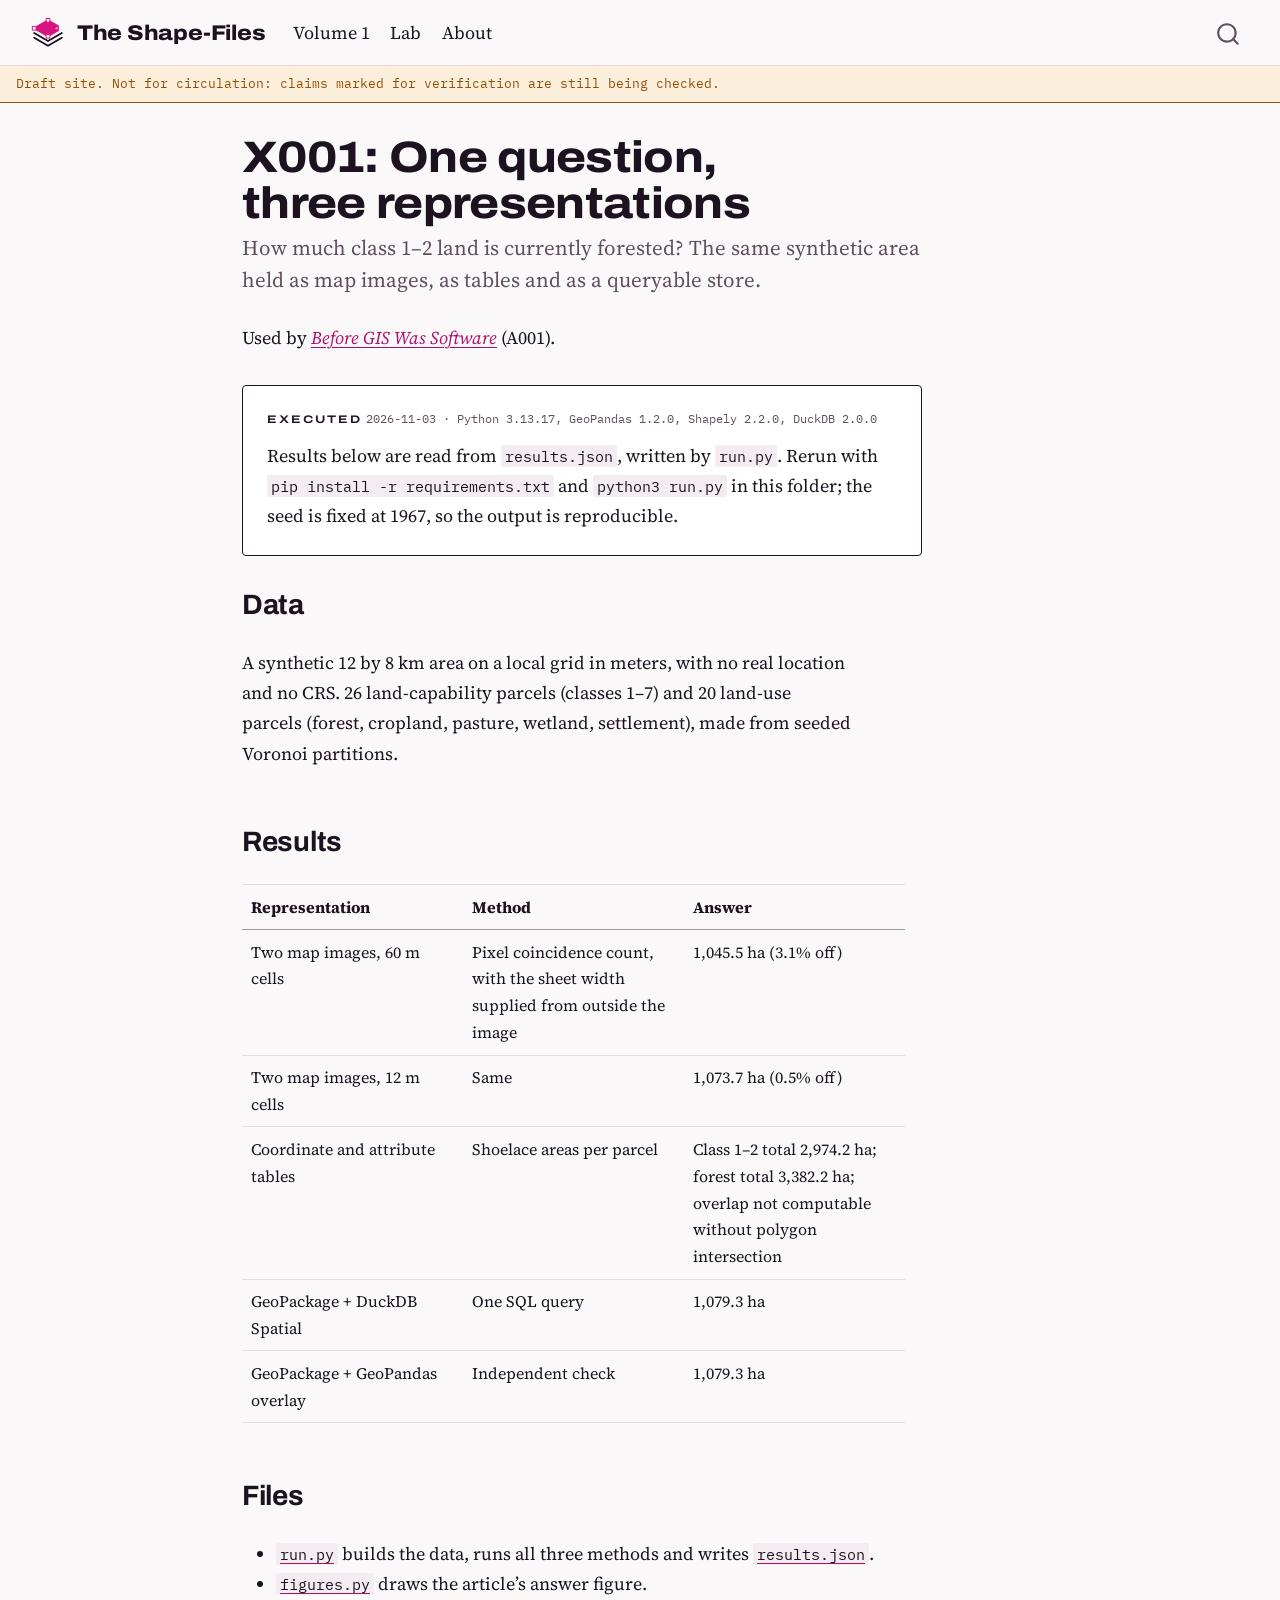
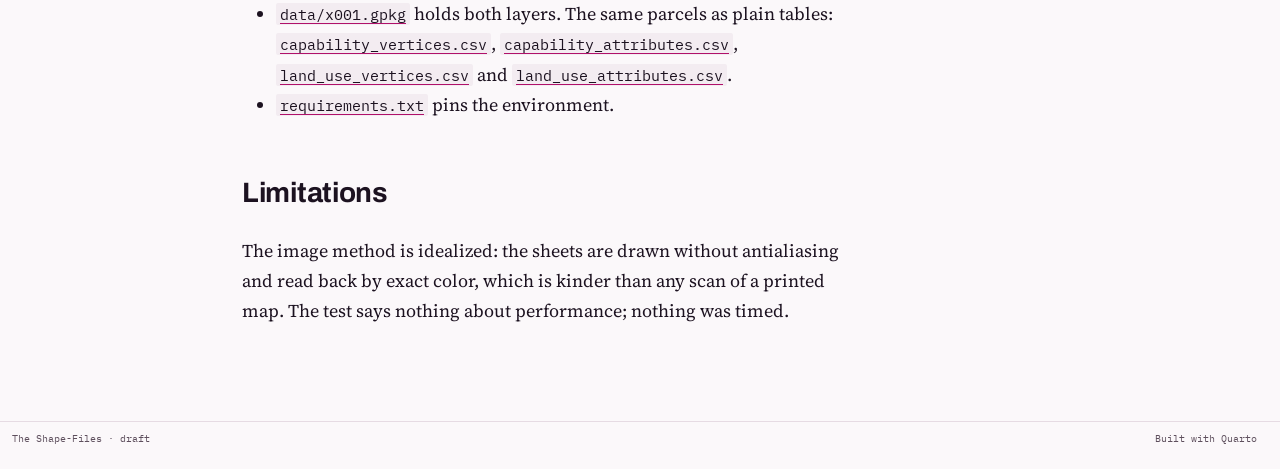
<file: lab/X001-three-representations/index.html>
<!DOCTYPE html>
<html xmlns="http://www.w3.org/1999/xhtml" lang="en-US" xml:lang="en-US"><head>

<meta charset="utf-8">
<meta name="generator" content="quarto-1.11.9">

<meta name="viewport" content="width=device-width, initial-scale=1.0, user-scalable=yes">


<title>X001: One question, three representations – The Shape-Files</title>
<style>
/* Default styles provided by pandoc.
** See https://pandoc.org/MANUAL.html#variables-for-html for config info.
*/
span.smallcaps{font-variant: small-caps;}
div.columns{display: flex; gap: 1.5em;}
div.column{flex: auto;}
@media screen {
div.columns{gap: min(4vw, 1.5em);}
div.column{overflow-x: auto;}
}
div.hanging-indent{margin-left: 1.5em; text-indent: -1.5em;}
ul.task-list{list-style: none;}
ul.task-list li input[type="checkbox"] {
  width: 0.8em;
  margin: 0 0.8em 0.2em -1em; /* quarto-specific, see https://github.com/quarto-dev/quarto-cli/issues/4556 */ 
  vertical-align: middle;
}
</style>


<script src="../../site_libs/quarto-nav/quarto-nav.js"></script>
<script src="../../site_libs/quarto-nav/headroom.min.js"></script>
<script src="../../site_libs/clipboard/clipboard.min.js"></script>
<script src="../../site_libs/quarto-search/autocomplete.umd.js"></script>
<script src="../../site_libs/quarto-search/fuse.min.js"></script>
<script src="../../site_libs/quarto-search/quarto-search.js"></script>
<meta name="quarto:offset" content="../../">
<link href="../../assets/img/file-mark-light.svg" rel="icon" type="image/svg+xml">
<script src="../../site_libs/quarto-html/quarto.js" type="module"></script>
<script src="../../site_libs/quarto-html/tabsets/tabsets.js" type="module"></script>
<script src="../../site_libs/quarto-html/scrollable-regions/scrollable-regions.js" type="module"></script>
<script src="../../site_libs/quarto-html/popper.min.js"></script>
<script src="../../site_libs/quarto-html/tippy.umd.min.js"></script>
<script src="../../site_libs/quarto-html/anchor.min.js"></script>
<link href="../../site_libs/quarto-html/tippy.css" rel="stylesheet">
<link href="../../site_libs/quarto-html/quarto-syntax-highlighting-7b1528b1cba7e9f63f59baa7408a6f56.css" rel="stylesheet" id="quarto-text-highlighting-styles">
<script src="../../site_libs/bootstrap/bootstrap.min.js"></script>
<link href="../../site_libs/bootstrap/bootstrap-icons.css" rel="stylesheet">
<link href="../../site_libs/bootstrap/bootstrap-260992445ddb6850cf12eee7a5778700.min.css" rel="stylesheet" append-hash="true" id="quarto-bootstrap" data-mode="light">
<script id="quarto-search-options" type="application/json">{
  "location": "navbar",
  "copy-button": false,
  "collapse-after": 3,
  "panel-placement": "end",
  "type": "overlay",
  "limit": 50,
  "keyboard-shortcut": [
    "f",
    "/",
    "s"
  ],
  "show-item-context": false,
  "language": {
    "search-no-results-text": "No results",
    "search-matching-documents-text": "matching documents",
    "search-copy-link-title": "Copy link to search",
    "search-hide-matches-text": "Hide additional matches",
    "search-more-match-text": "more match in this document",
    "search-more-matches-text": "more matches in this document",
    "search-clear-button-title": "Clear",
    "search-text-placeholder": "",
    "search-detached-cancel-button-title": "Cancel",
    "search-submit-button-title": "Submit",
    "search-label": "Search"
  }
}</script>
<style>html{ scroll-behavior: smooth; }</style>
<meta name="robots" content="noindex, nofollow">


<link rel="stylesheet" href="../../styles/tokens.css">
<link rel="stylesheet" href="../../styles/components.css">
<link rel="stylesheet" href="../../styles/site.css">
</head>

<body class="nav-fixed fullcontent quarto-light"><a id="quarto-skip-link" class="visually-hidden-focusable" href="#quarto-document-content">Skip to main content</a>

<div id="quarto-search-results"></div>
  <header id="quarto-header" class="headroom fixed-top">
    <nav class="navbar navbar-expand-lg " data-bs-theme="dark" aria-label="Site">
      <div class="navbar-container container-fluid">
      <div class="navbar-brand-container mx-auto">
    <a href="../../index.html" class="navbar-brand navbar-brand-logo">
    <img src="../../assets/img/file-mark-light.svg" alt="The Shape-Files file mark" class="navbar-logo light-content">
    <img src="../../assets/img/file-mark-light.svg" alt="The Shape-Files file mark" class="navbar-logo dark-content">
    </a>
    <a class="navbar-brand" href="../../index.html">
    <span class="navbar-title">The Shape-Files</span>
    </a>
  </div>
          <button class="navbar-toggler" type="button" data-bs-toggle="collapse" data-bs-target="#navbarCollapse" aria-controls="navbarCollapse" aria-expanded="false" aria-label="Toggle navigation" onclick="if (window.quartoToggleHeadroom) { window.quartoToggleHeadroom(); }">
  <span class="navbar-toggler-icon"></span>
</button>
          <div class="collapse navbar-collapse" id="navbarCollapse">
            <ul class="navbar-nav navbar-nav-scroll me-auto">
  <li class="nav-item">
    <a class="nav-link" href="../../index.html#volume-1"> 
<span class="menu-text">Volume 1</span></a>
  </li>  
  <li class="nav-item">
    <a class="nav-link active" href="../../lab/X001-three-representations/index.html" aria-current="page"> 
<span class="menu-text">Lab</span></a>
  </li>  
  <li class="nav-item">
    <a class="nav-link" href="../../about.html"> 
<span class="menu-text">About</span></a>
  </li>  
</ul>
          </div> <!-- /navcollapse -->
            <div class="quarto-navbar-tools">
</div>
            <div id="quarto-search" class="" title="Search"></div>
      </div> <!-- /container-fluid -->
    </nav>
  <div id="quarto-announcement" data-announcement-id="b26e53d206112f1563378f8ec5a08632" class="alert alert-warning hidden"><div class="quarto-announcement-content">
<p>Draft site. Not for circulation: claims marked for verification are still being checked.</p>
</div></div>
</header>
<!-- content -->
<div id="quarto-content" class="quarto-container page-columns page-rows-contents page-layout-article page-navbar">
<!-- sidebar -->
<!-- margin-sidebar -->
    
<!-- main -->
<main class="content" id="quarto-document-content" tabindex="-1">

<header id="title-block-header" class="quarto-title-block default">
<div class="quarto-title">
<h1 class="title">X001: One question, three representations</h1>
<p class="subtitle lead">How much class 1–2 land is currently forested? The same synthetic area held as map images, as tables and as a queryable store.</p>
</div>



<div class="quarto-title-meta">

    
  
    
  </div>
  


</header>


<p>Used by <a href="../../articles/before-gis-was-software/index.html"><em>Before GIS Was Software</em></a> (A001).</p>
<div class="sf-callout sf-callout-executed">
<div class="sf-callout-head">
<p><span class="sf-callout-kind">Executed</span> <span class="sf-callout-meta">2026-11-03 · Python 3.13.17, GeoPandas 1.2.0, Shapely 2.2.0, DuckDB 2.0.0</span></p>
</div>
<p>Results below are read from <code>results.json</code>, written by <code>run.py</code>. Rerun with <code>pip install -r requirements.txt</code> and <code>python3 run.py</code> in this folder; the seed is fixed at 1967, so the output is reproducible.</p>
</div>
<section id="data" class="level2">
<h2 class="anchored" data-anchor-id="data">Data</h2>
<p>A synthetic 12 by 8 km area on a local grid in meters, with no real location and no CRS. 26 land-capability parcels (classes 1–7) and 20 land-use parcels (forest, cropland, pasture, wetland, settlement), made from seeded Voronoi partitions.</p>
</section>
<section id="results" class="level2">
<h2 class="anchored" data-anchor-id="results">Results</h2>
<table class="caption-top table">
<colgroup>
<col style="width: 33%">
<col style="width: 33%">
<col style="width: 33%">
</colgroup>
<thead>
<tr class="header">
<th>Representation</th>
<th>Method</th>
<th>Answer</th>
</tr>
</thead>
<tbody>
<tr class="odd">
<td>Two map images, 60 m cells</td>
<td>Pixel coincidence count, with the sheet width supplied from outside the image</td>
<td>1,045.5 ha (3.1% off)</td>
</tr>
<tr class="even">
<td>Two map images, 12 m cells</td>
<td>Same</td>
<td>1,073.7 ha (0.5% off)</td>
</tr>
<tr class="odd">
<td>Coordinate and attribute tables</td>
<td>Shoelace areas per parcel</td>
<td>Class 1–2 total 2,974.2 ha; forest total 3,382.2 ha; overlap not computable without polygon intersection</td>
</tr>
<tr class="even">
<td>GeoPackage + DuckDB Spatial</td>
<td>One SQL query</td>
<td>1,079.3 ha</td>
</tr>
<tr class="odd">
<td>GeoPackage + GeoPandas overlay</td>
<td>Independent check</td>
<td>1,079.3 ha</td>
</tr>
</tbody>
</table>
</section>
<section id="files" class="level2">
<h2 class="anchored" data-anchor-id="files">Files</h2>
<ul>
<li><a href="run.py"><code>run.py</code></a> builds the data, runs all three methods and writes <a href="results.json"><code>results.json</code></a>.</li>
<li><a href="figures.py"><code>figures.py</code></a> draws the article’s answer figure.</li>
<li><a href="data/x001.gpkg"><code>data/x001.gpkg</code></a> holds both layers. The same parcels as plain tables: <a href="data/capability_vertices.csv"><code>capability_vertices.csv</code></a>, <a href="data/capability_attributes.csv"><code>capability_attributes.csv</code></a>, <a href="data/land_use_vertices.csv"><code>land_use_vertices.csv</code></a> and <a href="data/land_use_attributes.csv"><code>land_use_attributes.csv</code></a>.</li>
<li><a href="requirements.txt"><code>requirements.txt</code></a> pins the environment.</li>
</ul>
</section>
<section id="limitations" class="level2">
<h2 class="anchored" data-anchor-id="limitations">Limitations</h2>
<p>The image method is idealized: the sheets are drawn without antialiasing and read back by exact color, which is kinder than any scan of a printed map. The test says nothing about performance; nothing was timed.</p>


</section>

</main> <!-- /main -->
<script>
/* Load the design-system runtime relative to the site root, which differs on GitHub Pages project sites. */
(function () {
  var nav = [].slice.call(document.scripts).filter(function (x) { return /site_libs\/quarto-nav\/quarto-nav\.js/.test(x.getAttribute("src") || ""); })[0];
  var base = nav ? nav.getAttribute("src").replace(/site_libs\/quarto-nav\/quarto-nav\.js.*$/, "") : "";
  if (!document.querySelector(".sf-hero-mount")) return;
  ["react.production.min.js", "react-dom.production.min.js", "three.min.js", "shapefiles.bundle.js", "hero-mount.js"].reduce(function (p, f) {
    return p.then(function () { return new Promise(function (done) { var e = document.createElement("script"); e.src = base + "assets/js/" + f; e.onload = done; e.onerror = done; document.body.appendChild(e); }); });
  }, Promise.resolve());
})();
</script>
<script id="quarto-html-after-body" type="application/javascript">
  window.document.addEventListener("DOMContentLoaded", function (event) {
    const icon = "";
    const anchorJS = new window.AnchorJS();
    anchorJS.options = {
      placement: 'right',
      icon: icon
    };
    anchorJS.add('.anchored');
    const isCodeAnnotation = (el) => {
      for (const clz of el.classList) {
        if (clz.startsWith('code-annotation-')) {                     
          return true;
        }
      }
      return false;
    }
    const onCopySuccess = function(e) {
      // button target
      const button = e.trigger;
      // don't keep focus
      button.blur();
      // flash "checked"
      button.classList.add('code-copy-button-checked');
      var currentTitle = button.getAttribute("title");
      button.setAttribute("title", "Copied!");
      let tooltip;
      if (window.bootstrap) {
        button.setAttribute("data-bs-toggle", "tooltip");
        button.setAttribute("data-bs-placement", "left");
        button.setAttribute("data-bs-title", "Copied!");
        tooltip = new bootstrap.Tooltip(button, 
          { trigger: "manual", 
            customClass: "code-copy-button-tooltip",
            offset: [0, -8]});
        tooltip.show();    
      }
      setTimeout(function() {
        if (tooltip) {
          tooltip.hide();
          button.removeAttribute("data-bs-title");
          button.removeAttribute("data-bs-toggle");
          button.removeAttribute("data-bs-placement");
        }
        button.setAttribute("title", currentTitle);
        button.classList.remove('code-copy-button-checked');
      }, 1000);
      // clear code selection
      e.clearSelection();
    }
    const getTextToCopy = function(trigger) {
      const outerScaffold = trigger.parentElement.cloneNode(true);
      const codeEl = outerScaffold.querySelector('code');
      for (const childEl of codeEl.children) {
        if (isCodeAnnotation(childEl)) {
          childEl.remove();
        }
      }
      return codeEl.innerText;
    }
    const clipboard = new window.ClipboardJS('.code-copy-button:not([data-in-quarto-modal])', {
      text: getTextToCopy
    });
    clipboard.on('success', onCopySuccess);
    if (window.document.getElementById('quarto-embedded-source-code-modal')) {
      const clipboardModal = new window.ClipboardJS('.code-copy-button[data-in-quarto-modal]', {
        text: getTextToCopy,
        container: window.document.getElementById('quarto-embedded-source-code-modal')
      });
      clipboardModal.on('success', onCopySuccess);
    }
      var localhostRegex = new RegExp(/^(?:http|https):\/\/localhost\:?[0-9]*\//);
      var mailtoRegex = new RegExp(/^mailto:/);
        var filterRegex = new RegExp("https:\/\/jacob-hogue\.github\.io\/the-shape-files\/");
      const newWindowLabel = "(opens in a new tab)";
      const newWindowNoteId = "quarto-ext-newwindow-label";
      // Links reference one hidden label through aria-describedby, so the
      // announcement never changes their accessible name.
      var describeNewWindow = (link) => {
        if (!window.document.getElementById(newWindowNoteId)) {
          var newWindowNote = window.document.createElement("span");
          newWindowNote.id = newWindowNoteId;
          newWindowNote.hidden = true;
          newWindowNote.textContent = newWindowLabel;
          window.document.body.appendChild(newWindowNote);
        }
        var describedBy = (link.getAttribute("aria-describedby") || "").split(/\s+/).filter(Boolean);
        if (!describedBy.includes(newWindowNoteId)) {
          describedBy.push(newWindowNoteId);
          link.setAttribute("aria-describedby", describedBy.join(" "));
        }
      }
      var isInternal = (href) => {
          return filterRegex.test(href) || localhostRegex.test(href) || mailtoRegex.test(href);
      }
      // Inspect non-navigation links and adorn them if external
      window.quartoDecorateExternalLinks = function (root) {
     var links = (root || window.document).querySelectorAll('a[href]:not(.nav-link):not(.navbar-brand):not(.toc-action):not(.sidebar-link):not(.sidebar-item-toggle):not(.pagination-link):not(.no-external):not([aria-hidden]):not(.dropdown-item):not(.quarto-navigation-tool):not(.about-link)');
      for (var i=0; i<links.length; i++) {
        const link = links[i];
        if (!isInternal(link.href)) {
          // undo the damage that might have been done by quarto-nav.js in the case of
          // links that we want to consider external
          if (link.dataset.originalHref !== undefined) {
            link.href = link.dataset.originalHref;
          }
            // target, if specified
            link.setAttribute("target", "_blank");
            if (link.getAttribute("rel") === null) {
              link.setAttribute("rel", "noopener");
            }
            describeNewWindow(link);
          if (!link.classList.contains('no-external-icon')) {
          }
        }
      }
      };
      window.quartoDecorateExternalLinks(window.document);
    // Esc closes the popup (WCAG 1.4.13) and focus leaving both trigger and
    // popup closes it (WCAG 2.4.11); tippy handles neither for interactive popups.
    const hideOnEscAndFocusOut = {
      name: 'hideOnEscAndFocusOut',
      defaultValue: true,
      fn(instance) {
        const dismiss = () => {
          // A show scheduled by the trigger delay would otherwise reopen it
          instance.clearDelayTimeouts();
          instance.hide();
        };
        const onKeyDown = (event) => {
          if (event.key !== 'Escape') {
            return;
          }
          // Keep Esc from also reaching page handlers (e.g. reveal.js overview),
          // except an open reveal.js slide menu, which Esc should close too.
          // The menu handles keys only when its keyboard option is on.
          const menuHandlesEsc = window.Reveal?.getPlugin?.('menu')?.isOpen() &&
            window.Reveal.getConfig().menu?.keyboard !== false;
          if (!menuHandlesEsc) {
            event.stopPropagation();
          }
          if (instance.popper.contains(window.document.activeElement)) {
            // Disabled while refocusing so the focus trigger does not reopen it
            instance.disable();
            instance.reference.focus();
            instance.enable();
          }
          dismiss();
        };
        const onFocusOut = (event) => {
          const target = event.relatedTarget;
          if (target && !instance.reference.contains(target) &&
              !instance.popper.contains(target)) {
            dismiss();
          }
        };
        // On the trigger too: a click trigger (code-annotations: select) has no
        // blur handling. Attached for the instance's lifetime so leaving the
        // trigger also cancels a show still pending on the trigger delay.
        instance.reference.addEventListener('focusout', onFocusOut);
        return {
          onShow() {
            window.document.addEventListener('keydown', onKeyDown, true);
            instance.popper.addEventListener('focusout', onFocusOut);
          },
          onHide() {
            window.document.removeEventListener('keydown', onKeyDown, true);
            instance.popper.removeEventListener('focusout', onFocusOut);
          },
          onDestroy() {
            instance.reference.removeEventListener('focusout', onFocusOut);
          },
        };
      },
    };
    function tippyHover(el, contentFn, onTriggerFn, onUntriggerFn) {
      const config = {
        allowHTML: true,
        maxWidth: 500,
        delay: 100,
        arrow: false,
        appendTo: function(el) {
            return el.parentElement;
        },
        interactive: true,
        interactiveBorder: 10,
        theme: 'quarto',
        placement: 'bottom-start',
        plugins: [hideOnEscAndFocusOut],
      };
      if (contentFn) {
        config.content = contentFn;
      }
      if (onTriggerFn) {
        config.onTrigger = onTriggerFn;
      }
      if (onUntriggerFn) {
        config.onUntrigger = onUntriggerFn;
      }
      window.tippy(el, config); 
    }
    const noterefs = window.document.querySelectorAll('a[role="doc-noteref"]');
    for (var i=0; i<noterefs.length; i++) {
      const ref = noterefs[i];
      tippyHover(ref, function() {
        // use id or data attribute instead here
        let href = ref.getAttribute('data-footnote-href') || ref.getAttribute('href');
        try { href = new URL(href).hash; } catch {}
        const id = href.replace(/^#\/?/, "");
        const note = window.document.getElementById(id);
        if (note) {
          return note.innerHTML;
        } else {
          return "";
        }
      });
    }
    const xrefs = window.document.querySelectorAll('a.quarto-xref');
    const processXRef = (id, note) => {
      // Strip column container classes
      const stripColumnClz = (el) => {
        el.classList.remove("page-full", "page-columns");
        if (el.children) {
          for (const child of el.children) {
            stripColumnClz(child);
          }
        }
      }
      stripColumnClz(note)
      if (id === null || id.startsWith('sec-')) {
        // Special case sections, only their first couple elements
        const container = document.createElement("div");
        if (note.children && note.children.length > 2) {
          container.appendChild(note.children[0].cloneNode(true));
          for (let i = 1; i < note.children.length; i++) {
            const child = note.children[i];
            if (child.tagName === "P" && child.innerText === "") {
              continue;
            } else {
              container.appendChild(child.cloneNode(true));
              break;
            }
          }
          if (window.Quarto?.typesetMath) {
            window.Quarto.typesetMath(container);
          }
          return container.innerHTML
        } else {
          if (window.Quarto?.typesetMath) {
            window.Quarto.typesetMath(note);
          }
          return note.innerHTML;
        }
      } else {
        // Remove any anchor links if they are present
        const anchorLink = note.querySelector('a.anchorjs-link');
        if (anchorLink) {
          anchorLink.remove();
        }
        if (window.Quarto?.typesetMath) {
          window.Quarto.typesetMath(note);
        }
        if (note.classList.contains("callout")) {
          return note.outerHTML;
        } else {
          return note.innerHTML;
        }
      }
    }
    for (var i=0; i<xrefs.length; i++) {
      const xref = xrefs[i];
      tippyHover(xref, undefined, function(instance) {
        instance.disable();
        let url = xref.getAttribute('href');
        let hash = undefined; 
        if (url.startsWith('#')) {
          hash = url;
        } else {
          try { hash = new URL(url).hash; } catch {}
        }
        if (hash) {
          const id = hash.replace(/^#\/?/, "");
          const note = window.document.getElementById(id);
          if (note !== null) {
            try {
              const html = processXRef(id, note.cloneNode(true));
              instance.setContent(html);
            } finally {
              instance.enable();
              instance.show();
            }
          } else {
            // See if we can fetch this
            fetch(url.split('#')[0])
            .then(res => res.text())
            .then(html => {
              const parser = new DOMParser();
              const htmlDoc = parser.parseFromString(html, "text/html");
              const note = htmlDoc.getElementById(id);
              if (note !== null) {
                const html = processXRef(id, note);
                instance.setContent(html);
              } 
            }).finally(() => {
              instance.enable();
              instance.show();
            });
          }
        } else {
          // See if we can fetch a full url (with no hash to target)
          // This is a special case and we should probably do some content thinning / targeting
          fetch(url)
          .then(res => res.text())
          .then(html => {
            const parser = new DOMParser();
            const htmlDoc = parser.parseFromString(html, "text/html");
            const note = htmlDoc.querySelector('main.content');
            if (note !== null) {
              // This should only happen for chapter cross references
              // (since there is no id in the URL)
              // remove the first header
              if (note.children.length > 0 && note.children[0].tagName === "HEADER") {
                note.children[0].remove();
              }
              const html = processXRef(null, note);
              instance.setContent(html);
            } 
          }).finally(() => {
            instance.enable();
            instance.show();
          });
        }
      }, function(instance) {
      });
    }
        let selectedAnnoteEl;
        const selectorForAnnotation = ( cell, annotation) => {
          let cellAttr = 'data-code-cell="' + cell + '"';
          let lineAttr = 'data-code-annotation="' +  annotation + '"';
          const selector = 'span[' + cellAttr + '][' + lineAttr + ']';
          return selector;
        }
        const selectCodeLines = (annoteEl) => {
          const doc = window.document;
          const targetCell = annoteEl.getAttribute("data-target-cell");
          const targetAnnotation = annoteEl.getAttribute("data-target-annotation");
          const annoteSpan = window.document.querySelector(selectorForAnnotation(targetCell, targetAnnotation));
          const lines = annoteSpan.getAttribute("data-code-lines").split(",");
          const lineIds = lines.map((line) => {
            return targetCell + "-" + line;
          })
          // Each band is positioned against its own containing block, which is
          // not the offsetParent of the lines, so place it from client rects.
          const placeBand = (band, firstEl, lastEl, codeBlock) => {
            const container = band.offsetParent;
            if (container === null) {
              return;
            }
            const containerRect = container.getBoundingClientRect();
            // Reveal.js scales slides with a transform, so convert client
            // pixels back to the CSS pixels of the container.
            const scale = containerRect.height / container.offsetHeight || 1;
            const firstRect = firstEl.getBoundingClientRect();
            const lastRect = lastEl.getBoundingClientRect();
            const top = (firstRect.top - containerRect.top) / scale - container.clientTop + container.scrollTop;
            const height = (lastRect.bottom - firstRect.top) / scale;
            band.style.top = top - 2 + "px";
            band.style.height = height + 4 + "px";
            if (codeBlock) {
              // Without the copy button wrapper, the containing block is wider
              // than the code block, so span the code block explicitly.
              const blockRect = codeBlock.getBoundingClientRect();
              band.style.left = (blockRect.left - containerRect.left) / scale - container.clientLeft + container.scrollLeft + "px";
              band.style.width = blockRect.width / scale + "px";
            }
          };
          if (lineIds.length > 0) {
            const el = window.document.getElementById(lineIds[0]);
            const lastEl = window.document.getElementById(lineIds[lineIds.length - 1]);
            const parent = el.parentElement.parentElement;
            // cook up a div (if necessary) and position it
            let div = window.document.getElementById("code-annotation-line-highlight");
            if (div === null) {
              div = window.document.createElement("div");
              div.setAttribute("id", "code-annotation-line-highlight");
              div.style.position = 'absolute';
              parent.appendChild(div);
            }
            placeBand(div, el, lastEl, parent.closest("div.sourceCode") || parent);
            let gutterDiv = window.document.getElementById("code-annotation-line-highlight-gutter");
            if (gutterDiv === null) {
              gutterDiv = window.document.createElement("div");
              gutterDiv.setAttribute("id", "code-annotation-line-highlight-gutter");
              gutterDiv.style.position = 'absolute';
              const codeCell = window.document.getElementById(targetCell);
              const gutter = codeCell.querySelector('.code-annotation-gutter');
              gutter.appendChild(gutterDiv);
            }
            placeBand(gutterDiv, el, lastEl);
            selectedAnnoteEl = annoteEl;
          }
        };
        const unselectCodeLines = () => {
          const elementsIds = ["code-annotation-line-highlight", "code-annotation-line-highlight-gutter"];
          elementsIds.forEach((elId) => {
            const div = window.document.getElementById(elId);
            if (div) {
              div.remove();
            }
          });
          selectedAnnoteEl = undefined;
        };
          // Handle positioning of the toggle
      window.addEventListener(
        "resize",
        throttle(() => {
          elRect = undefined;
          if (selectedAnnoteEl) {
            selectCodeLines(selectedAnnoteEl);
          }
        }, 10)
      );
      function throttle(fn, ms) {
      let throttle = false;
      let timer;
        return (...args) => {
          if(!throttle) { // first call gets through
              fn.apply(this, args);
              throttle = true;
          } else { // all the others get throttled
              if(timer) clearTimeout(timer); // cancel #2
              timer = setTimeout(() => {
                fn.apply(this, args);
                timer = throttle = false;
              }, ms);
          }
        };
      }
        // Attach click handler to the DT
        const annoteDls = window.document.querySelectorAll('dt[data-target-cell]');
        for (const annoteDlNode of annoteDls) {
          annoteDlNode.addEventListener('click', (event) => {
            const clickedEl = event.target;
            if (clickedEl !== selectedAnnoteEl) {
              unselectCodeLines();
              const activeEl = window.document.querySelector('dt[data-target-cell].code-annotation-active');
              if (activeEl) {
                activeEl.classList.remove('code-annotation-active');
              }
              selectCodeLines(clickedEl);
              clickedEl.classList.add('code-annotation-active');
            } else {
              // Unselect the line
              unselectCodeLines();
              clickedEl.classList.remove('code-annotation-active');
            }
          });
        }
    const findCites = (el) => {
      const parentEl = el.parentElement;
      if (parentEl) {
        const cites = parentEl.dataset.cites;
        if (cites) {
          return {
            el,
            cites: cites.split(' ')
          };
        } else {
          return findCites(el.parentElement)
        }
      } else {
        return undefined;
      }
    };
    var bibliorefs = window.document.querySelectorAll('a[role="doc-biblioref"]');
    for (var i=0; i<bibliorefs.length; i++) {
      const ref = bibliorefs[i];
      const citeInfo = findCites(ref);
      if (citeInfo) {
        tippyHover(citeInfo.el, function() {
          var popup = window.document.createElement('div');
          citeInfo.cites.forEach(function(cite) {
            var citeDiv = window.document.createElement('div');
            citeDiv.classList.add('hanging-indent');
            citeDiv.classList.add('csl-entry');
            var biblioDiv = window.document.getElementById('ref-' + cite);
            if (biblioDiv) {
              citeDiv.innerHTML = biblioDiv.innerHTML;
            }
            popup.appendChild(citeDiv);
          });
          return popup.innerHTML;
        });
      }
    }
  });
  </script>
  <script type="application/javascript">
  window.quartoScrollableRegionsLabels = {"code":"Scrollable code","output":"Scrollable output"};
  </script>
</div> <!-- /content -->
<footer class="footer">
  <div class="nav-footer">
    <div class="nav-footer-left">
<p>The Shape-Files · draft</p>
</div>   
    <div class="nav-footer-center">
      &nbsp;
    </div>
    <div class="nav-footer-right">
<p>Built with Quarto</p>
</div>
  </div>
</footer>




<script src="../../site_libs/quarto-html/zenscroll-min.js"></script>
</body></html>
</file>
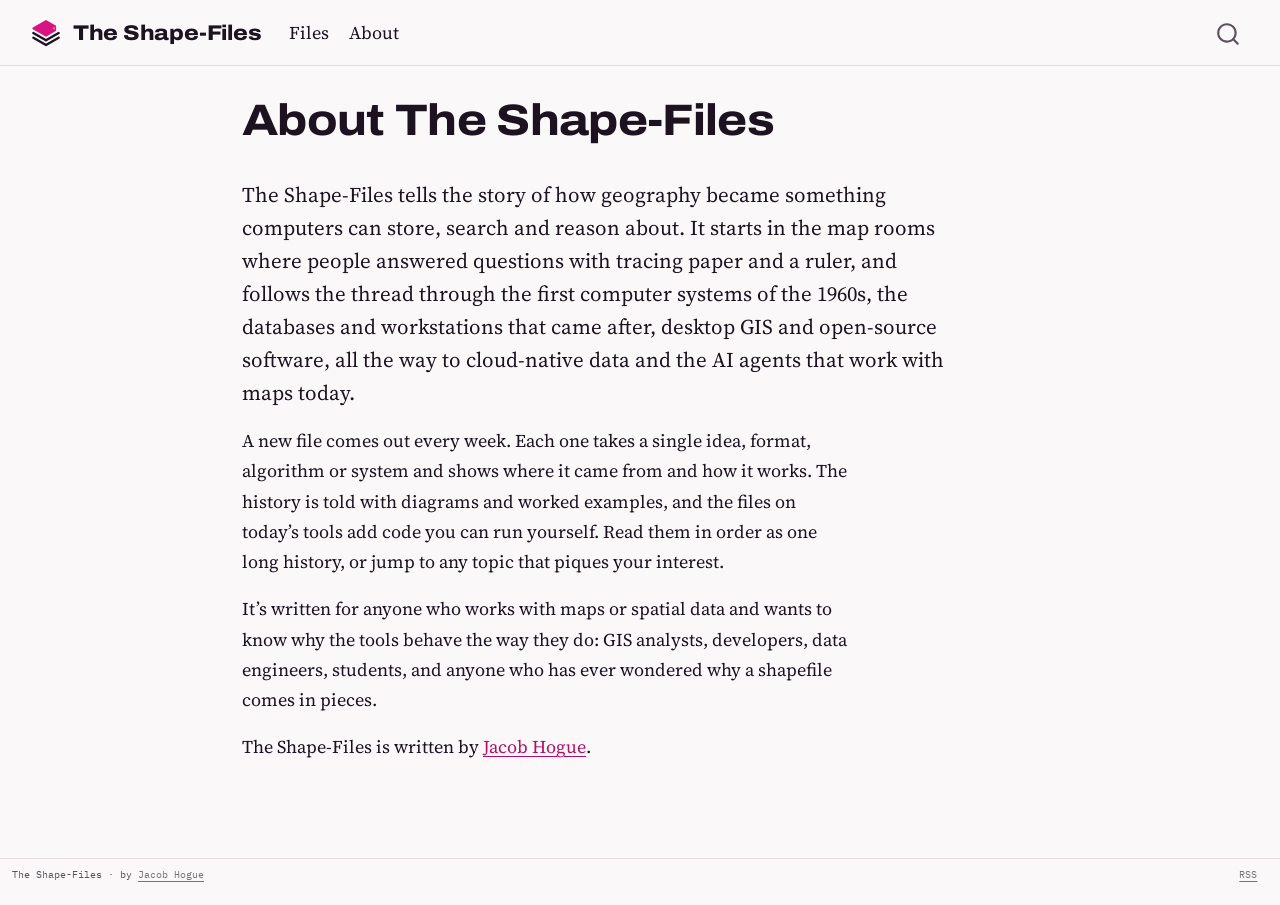
<file: about.html>
<!DOCTYPE html>
<html xmlns="http://www.w3.org/1999/xhtml" lang="en-US" xml:lang="en-US"><head>

<meta charset="utf-8">
<meta name="generator" content="quarto-1.11.9">

<meta name="viewport" content="width=device-width, initial-scale=1.0, user-scalable=yes">


<title>About The Shape-Files – The Shape-Files</title>
<style>
/* Default styles provided by pandoc.
** See https://pandoc.org/MANUAL.html#variables-for-html for config info.
*/
span.smallcaps{font-variant: small-caps;}
div.columns{display: flex; gap: 1.5em;}
div.column{flex: auto;}
@media screen {
div.columns{gap: min(4vw, 1.5em);}
div.column{overflow-x: auto;}
}
div.hanging-indent{margin-left: 1.5em; text-indent: -1.5em;}
ul.task-list{list-style: none;}
ul.task-list li input[type="checkbox"] {
  width: 0.8em;
  margin: 0 0.8em 0.2em -1em; /* quarto-specific, see https://github.com/quarto-dev/quarto-cli/issues/4556 */ 
  vertical-align: middle;
}
</style>


<script src="site_libs/quarto-nav/quarto-nav.js"></script>
<script src="site_libs/quarto-nav/headroom.min.js"></script>
<script src="site_libs/clipboard/clipboard.min.js"></script>
<script src="site_libs/quarto-search/autocomplete.umd.js"></script>
<script src="site_libs/quarto-search/fuse.min.js"></script>
<script src="site_libs/quarto-search/quarto-search.js"></script>
<meta name="quarto:offset" content="./">
<link href="./assets/img/file-mark-favicon.svg" rel="icon" type="image/svg+xml">
<script src="site_libs/quarto-html/quarto.js" type="module"></script>
<script src="site_libs/quarto-html/tabsets/tabsets.js" type="module"></script>
<script src="site_libs/quarto-html/scrollable-regions/scrollable-regions.js" type="module"></script>
<script src="site_libs/quarto-html/popper.min.js"></script>
<script src="site_libs/quarto-html/tippy.umd.min.js"></script>
<script src="site_libs/quarto-html/anchor.min.js"></script>
<link href="site_libs/quarto-html/tippy.css" rel="stylesheet">
<link href="site_libs/quarto-html/quarto-syntax-highlighting-7b1528b1cba7e9f63f59baa7408a6f56.css" rel="stylesheet" id="quarto-text-highlighting-styles">
<script src="site_libs/bootstrap/bootstrap.min.js"></script>
<link href="site_libs/bootstrap/bootstrap-icons.css" rel="stylesheet">
<link href="site_libs/bootstrap/bootstrap-260992445ddb6850cf12eee7a5778700.min.css" rel="stylesheet" append-hash="true" id="quarto-bootstrap" data-mode="light">
<script id="quarto-search-options" type="application/json">{
  "location": "navbar",
  "copy-button": false,
  "collapse-after": 3,
  "panel-placement": "end",
  "type": "overlay",
  "limit": 50,
  "keyboard-shortcut": [
    "f",
    "/",
    "s"
  ],
  "show-item-context": false,
  "language": {
    "search-no-results-text": "No results",
    "search-matching-documents-text": "matching documents",
    "search-copy-link-title": "Copy link to search",
    "search-hide-matches-text": "Hide additional matches",
    "search-more-match-text": "more match in this document",
    "search-more-matches-text": "more matches in this document",
    "search-clear-button-title": "Clear",
    "search-text-placeholder": "",
    "search-detached-cancel-button-title": "Cancel",
    "search-submit-button-title": "Submit",
    "search-label": "Search"
  }
}</script>
<style>html{ scroll-behavior: smooth; }</style>


<link rel="stylesheet" href="styles/tokens.css?v=20261118135535">
<link rel="stylesheet" href="styles/components.css?v=20261118135535">
<link rel="stylesheet" href="styles/site.css?v=20261118135535">
<meta property="og:title" content="About The Shape-Files – The Shape-Files">
<meta property="og:description" content="A technical history of GIS, told through the formats, algorithms and systems that built it.">
<meta property="og:image" content="https://jacob-hogue.github.io/the-shape-files/assets/img/share-default.png">
<meta property="og:site_name" content="The Shape-Files">
<meta property="og:image:alt" content="The Shape-Files: a shapefile's .shp, .shx, .dbf and .prj files stacked above a city grid">
<meta property="og:image:height" content="630">
<meta property="og:image:width" content="1200">
<meta name="twitter:title" content="About The Shape-Files – The Shape-Files">
<meta name="twitter:description" content="A technical history of GIS, told through the formats, algorithms and systems that built it.">
<meta name="twitter:image" content="https://jacob-hogue.github.io/the-shape-files/assets/img/share-default.png">
<meta name="twitter:card" content="summary_large_image">
<meta name="twitter:image:alt" content="The Shape-Files: a shapefile's .shp, .shx, .dbf and .prj files stacked above a city grid">
</head>

<body class="nav-fixed fullcontent quarto-light"><a id="quarto-skip-link" class="visually-hidden-focusable" href="#quarto-document-content">Skip to main content</a>

<div id="quarto-search-results"></div>
  <header id="quarto-header" class="headroom fixed-top">
    <nav class="navbar navbar-expand-lg " data-bs-theme="dark" aria-label="Site">
      <div class="navbar-container container-fluid">
      <div class="navbar-brand-container mx-auto">
    <a href="./index.html" class="navbar-brand navbar-brand-logo">
    <img src="./assets/img/file-mark-nav.svg" alt="The Shape-Files file mark" class="navbar-logo light-content">
    <img src="./assets/img/file-mark-nav.svg" alt="The Shape-Files file mark" class="navbar-logo dark-content">
    </a>
    <a class="navbar-brand" href="./index.html">
    <span class="navbar-title">The Shape-Files</span>
    </a>
  </div>
          <button class="navbar-toggler" type="button" data-bs-toggle="collapse" data-bs-target="#navbarCollapse" aria-controls="navbarCollapse" aria-expanded="false" aria-label="Toggle navigation" onclick="if (window.quartoToggleHeadroom) { window.quartoToggleHeadroom(); }">
  <span class="navbar-toggler-icon"></span>
</button>
          <div class="collapse navbar-collapse" id="navbarCollapse">
            <ul class="navbar-nav navbar-nav-scroll me-auto">
  <li class="nav-item">
    <a class="nav-link" href="./index.html#files"> 
<span class="menu-text">Files</span></a>
  </li>  
  <li class="nav-item">
    <a class="nav-link active" href="./about.html" aria-current="page"> 
<span class="menu-text">About</span></a>
  </li>  
</ul>
          </div> <!-- /navcollapse -->
            <div class="quarto-navbar-tools">
</div>
            <div id="quarto-search" class="" title="Search"></div>
      </div> <!-- /container-fluid -->
    </nav>
</header>
<!-- content -->
<div id="quarto-content" class="quarto-container page-columns page-rows-contents page-layout-article page-navbar">
<!-- sidebar -->
<!-- margin-sidebar -->
    
<!-- main -->
<main class="content" id="quarto-document-content" tabindex="-1">

<header id="title-block-header" class="quarto-title-block default">
<div class="quarto-title">
<h1 class="title">About The Shape-Files</h1>
</div>



<div class="quarto-title-meta sf-byline">
        </div>



</header>



<div class="sf-welcome">
<p>The Shape-Files tells the story of how geography became something computers can store, search and reason about. It starts in the map rooms where people answered questions with tracing paper and a ruler, and follows the thread through the first computer systems of the 1960s, the databases and workstations that came after, desktop GIS and open-source software, all the way to cloud-native data and the AI agents that work with maps today.</p>
</div>
<p>A new file comes out every week. Each one takes a single idea, format, algorithm or system and shows where it came from and how it works. The history is told with diagrams and worked examples, and the files on today’s tools add code you can run yourself. Read them in order as one long history, or jump to any topic that piques your interest.</p>
<p>It’s written for anyone who works with maps or spatial data and wants to know why the tools behave the way they do: GIS analysts, developers, data engineers, students, and anyone who has ever wondered why a shapefile comes in pieces.</p>
<p>The Shape-Files is written by <a href="https://jacob-hogue.github.io">Jacob Hogue</a>.</p>



</main> <!-- /main -->
<script>
/* Swap the navbar logo for an inline copy that follows the page's light or dark colors. */
(function () {
  var img = document.querySelector("img.navbar-logo"); if (!img) return;
  img.outerHTML = '<svg class="navbar-logo sf-mark" viewBox="0 0 64 64" role="img" aria-label="The Shape-Files"><polyline class="ink" points="5,42 32,57.5 59,42" fill="none" stroke-width="5" stroke-linejoin="round" stroke-linecap="round"/><polyline class="ink" points="5,32 32,47.5 59,32" fill="none" stroke-width="5" stroke-linejoin="round" stroke-linecap="round"/><polygon class="slab" points="32,6.5 51.5,17.8 51.5,26.2 32,37.5 5,22" stroke-width="4" stroke-linejoin="round"/><polygon class="fold" points="51.5,17.8 44.2,22 51.5,26.2" stroke-width="2" stroke-linejoin="round"/></svg>';
})();
</script>
<script>
/* Load the design-system runtime relative to the site root, which differs on GitHub Pages project sites. */
(function () {
  var nav = [].slice.call(document.scripts).filter(function (x) { return /site_libs\/quarto-nav\/quarto-nav\.js/.test(x.getAttribute("src") || ""); })[0];
  var base = nav ? nav.getAttribute("src").replace(/site_libs\/quarto-nav\/quarto-nav\.js.*$/, "") : "";
  if (!document.querySelector(".sf-hero-mount")) return;
  ["react.production.min.js", "react-dom.production.min.js", "three.min.js", "shapefiles.bundle.js", "hero-mount.js"].reduce(function (p, f) {
    return p.then(function () { return new Promise(function (done) { var e = document.createElement("script"); e.src = base + "assets/js/" + f + "?v=20261118135535"; e.onload = done; e.onerror = done; document.body.appendChild(e); }); });
  }, Promise.resolve());
})();
</script>

<script>
/* Click a photo to see it full size, with its caption. Esc, a click or the close button returns. */
(function () {
  var links = document.querySelectorAll("a.sf-zoom");
  if (!links.length) return;
  var box = document.createElement("div");
  box.className = "sf-zoombox"; box.setAttribute("role", "dialog"); box.setAttribute("aria-modal", "true"); box.hidden = true;
  box.innerHTML = '<button class="sf-zoombox-close" type="button" aria-label="Close">×</button><figure><img alt=""><figcaption></figcaption></figure>';
  document.body.appendChild(box);
  var img = box.querySelector("img"), cap = box.querySelector("figcaption"), closeBtn = box.querySelector("button"), last = null;
  function close() { box.hidden = true; document.documentElement.classList.remove("sf-zoom-open"); img.removeAttribute("src"); if (last) last.focus(); }
  links.forEach(function (a) {
    a.addEventListener("click", function (e) {
      if (e.metaKey || e.ctrlKey || e.shiftKey) return;
      e.preventDefault(); last = a;
      var f = a.closest("figure"), i = a.querySelector("img"), c = f && f.querySelector("figcaption");
      img.src = a.getAttribute("href"); img.alt = i ? i.alt : "";
      cap.innerHTML = c ? c.innerHTML : "";
      box.setAttribute("aria-label", i ? i.alt : "Figure");
      box.hidden = false; document.documentElement.classList.add("sf-zoom-open"); closeBtn.focus();
    });
  });
  box.addEventListener("click", function (e) { if (e.target === box || e.target === img || e.target === closeBtn) close(); });
  document.addEventListener("keydown", function (e) { if (!box.hidden && e.key === "Escape") close(); });
})();
</script>
<script id="quarto-html-after-body" type="application/javascript">
  window.document.addEventListener("DOMContentLoaded", function (event) {
    const icon = "";
    const anchorJS = new window.AnchorJS();
    anchorJS.options = {
      placement: 'right',
      icon: icon
    };
    anchorJS.add('.anchored');
    const isCodeAnnotation = (el) => {
      for (const clz of el.classList) {
        if (clz.startsWith('code-annotation-')) {                     
          return true;
        }
      }
      return false;
    }
    const onCopySuccess = function(e) {
      // button target
      const button = e.trigger;
      // don't keep focus
      button.blur();
      // flash "checked"
      button.classList.add('code-copy-button-checked');
      var currentTitle = button.getAttribute("title");
      button.setAttribute("title", "Copied!");
      let tooltip;
      if (window.bootstrap) {
        button.setAttribute("data-bs-toggle", "tooltip");
        button.setAttribute("data-bs-placement", "left");
        button.setAttribute("data-bs-title", "Copied!");
        tooltip = new bootstrap.Tooltip(button, 
          { trigger: "manual", 
            customClass: "code-copy-button-tooltip",
            offset: [0, -8]});
        tooltip.show();    
      }
      setTimeout(function() {
        if (tooltip) {
          tooltip.hide();
          button.removeAttribute("data-bs-title");
          button.removeAttribute("data-bs-toggle");
          button.removeAttribute("data-bs-placement");
        }
        button.setAttribute("title", currentTitle);
        button.classList.remove('code-copy-button-checked');
      }, 1000);
      // clear code selection
      e.clearSelection();
    }
    const getTextToCopy = function(trigger) {
      const outerScaffold = trigger.parentElement.cloneNode(true);
      const codeEl = outerScaffold.querySelector('code');
      for (const childEl of codeEl.children) {
        if (isCodeAnnotation(childEl)) {
          childEl.remove();
        }
      }
      return codeEl.innerText;
    }
    const clipboard = new window.ClipboardJS('.code-copy-button:not([data-in-quarto-modal])', {
      text: getTextToCopy
    });
    clipboard.on('success', onCopySuccess);
    if (window.document.getElementById('quarto-embedded-source-code-modal')) {
      const clipboardModal = new window.ClipboardJS('.code-copy-button[data-in-quarto-modal]', {
        text: getTextToCopy,
        container: window.document.getElementById('quarto-embedded-source-code-modal')
      });
      clipboardModal.on('success', onCopySuccess);
    }
      var localhostRegex = new RegExp(/^(?:http|https):\/\/localhost\:?[0-9]*\//);
      var mailtoRegex = new RegExp(/^mailto:/);
        var filterRegex = new RegExp("https:\/\/jacob-hogue\.github\.io\/the-shape-files\/");
      const newWindowLabel = "(opens in a new tab)";
      const newWindowNoteId = "quarto-ext-newwindow-label";
      // Links reference one hidden label through aria-describedby, so the
      // announcement never changes their accessible name.
      var describeNewWindow = (link) => {
        if (!window.document.getElementById(newWindowNoteId)) {
          var newWindowNote = window.document.createElement("span");
          newWindowNote.id = newWindowNoteId;
          newWindowNote.hidden = true;
          newWindowNote.textContent = newWindowLabel;
          window.document.body.appendChild(newWindowNote);
        }
        var describedBy = (link.getAttribute("aria-describedby") || "").split(/\s+/).filter(Boolean);
        if (!describedBy.includes(newWindowNoteId)) {
          describedBy.push(newWindowNoteId);
          link.setAttribute("aria-describedby", describedBy.join(" "));
        }
      }
      var isInternal = (href) => {
          return filterRegex.test(href) || localhostRegex.test(href) || mailtoRegex.test(href);
      }
      // Inspect non-navigation links and adorn them if external
      window.quartoDecorateExternalLinks = function (root) {
     var links = (root || window.document).querySelectorAll('a[href]:not(.nav-link):not(.navbar-brand):not(.toc-action):not(.sidebar-link):not(.sidebar-item-toggle):not(.pagination-link):not(.no-external):not([aria-hidden]):not(.dropdown-item):not(.quarto-navigation-tool):not(.about-link)');
      for (var i=0; i<links.length; i++) {
        const link = links[i];
        if (!isInternal(link.href)) {
          // undo the damage that might have been done by quarto-nav.js in the case of
          // links that we want to consider external
          if (link.dataset.originalHref !== undefined) {
            link.href = link.dataset.originalHref;
          }
            // target, if specified
            link.setAttribute("target", "_blank");
            if (link.getAttribute("rel") === null) {
              link.setAttribute("rel", "noopener");
            }
            describeNewWindow(link);
          if (!link.classList.contains('no-external-icon')) {
          }
        }
      }
      };
      window.quartoDecorateExternalLinks(window.document);
    // Esc closes the popup (WCAG 1.4.13) and focus leaving both trigger and
    // popup closes it (WCAG 2.4.11); tippy handles neither for interactive popups.
    const hideOnEscAndFocusOut = {
      name: 'hideOnEscAndFocusOut',
      defaultValue: true,
      fn(instance) {
        const dismiss = () => {
          // A show scheduled by the trigger delay would otherwise reopen it
          instance.clearDelayTimeouts();
          instance.hide();
        };
        const onKeyDown = (event) => {
          if (event.key !== 'Escape') {
            return;
          }
          // Keep Esc from also reaching page handlers (e.g. reveal.js overview),
          // except an open reveal.js slide menu, which Esc should close too.
          // The menu handles keys only when its keyboard option is on.
          const menuHandlesEsc = window.Reveal?.getPlugin?.('menu')?.isOpen() &&
            window.Reveal.getConfig().menu?.keyboard !== false;
          if (!menuHandlesEsc) {
            event.stopPropagation();
          }
          if (instance.popper.contains(window.document.activeElement)) {
            // Disabled while refocusing so the focus trigger does not reopen it
            instance.disable();
            instance.reference.focus();
            instance.enable();
          }
          dismiss();
        };
        const onFocusOut = (event) => {
          const target = event.relatedTarget;
          if (target && !instance.reference.contains(target) &&
              !instance.popper.contains(target)) {
            dismiss();
          }
        };
        // On the trigger too: a click trigger (code-annotations: select) has no
        // blur handling. Attached for the instance's lifetime so leaving the
        // trigger also cancels a show still pending on the trigger delay.
        instance.reference.addEventListener('focusout', onFocusOut);
        return {
          onShow() {
            window.document.addEventListener('keydown', onKeyDown, true);
            instance.popper.addEventListener('focusout', onFocusOut);
          },
          onHide() {
            window.document.removeEventListener('keydown', onKeyDown, true);
            instance.popper.removeEventListener('focusout', onFocusOut);
          },
          onDestroy() {
            instance.reference.removeEventListener('focusout', onFocusOut);
          },
        };
      },
    };
    function tippyHover(el, contentFn, onTriggerFn, onUntriggerFn) {
      const config = {
        allowHTML: true,
        maxWidth: 500,
        delay: 100,
        arrow: false,
        appendTo: function(el) {
            return el.parentElement;
        },
        interactive: true,
        interactiveBorder: 10,
        theme: 'quarto',
        placement: 'bottom-start',
        plugins: [hideOnEscAndFocusOut],
      };
      if (contentFn) {
        config.content = contentFn;
      }
      if (onTriggerFn) {
        config.onTrigger = onTriggerFn;
      }
      if (onUntriggerFn) {
        config.onUntrigger = onUntriggerFn;
      }
      window.tippy(el, config); 
    }
    const noterefs = window.document.querySelectorAll('a[role="doc-noteref"]');
    for (var i=0; i<noterefs.length; i++) {
      const ref = noterefs[i];
      tippyHover(ref, function() {
        // use id or data attribute instead here
        let href = ref.getAttribute('data-footnote-href') || ref.getAttribute('href');
        try { href = new URL(href).hash; } catch {}
        const id = href.replace(/^#\/?/, "");
        const note = window.document.getElementById(id);
        if (note) {
          return note.innerHTML;
        } else {
          return "";
        }
      });
    }
    const xrefs = window.document.querySelectorAll('a.quarto-xref');
    const processXRef = (id, note) => {
      // Strip column container classes
      const stripColumnClz = (el) => {
        el.classList.remove("page-full", "page-columns");
        if (el.children) {
          for (const child of el.children) {
            stripColumnClz(child);
          }
        }
      }
      stripColumnClz(note)
      if (id === null || id.startsWith('sec-')) {
        // Special case sections, only their first couple elements
        const container = document.createElement("div");
        if (note.children && note.children.length > 2) {
          container.appendChild(note.children[0].cloneNode(true));
          for (let i = 1; i < note.children.length; i++) {
            const child = note.children[i];
            if (child.tagName === "P" && child.innerText === "") {
              continue;
            } else {
              container.appendChild(child.cloneNode(true));
              break;
            }
          }
          if (window.Quarto?.typesetMath) {
            window.Quarto.typesetMath(container);
          }
          return container.innerHTML
        } else {
          if (window.Quarto?.typesetMath) {
            window.Quarto.typesetMath(note);
          }
          return note.innerHTML;
        }
      } else {
        // Remove any anchor links if they are present
        const anchorLink = note.querySelector('a.anchorjs-link');
        if (anchorLink) {
          anchorLink.remove();
        }
        if (window.Quarto?.typesetMath) {
          window.Quarto.typesetMath(note);
        }
        if (note.classList.contains("callout")) {
          return note.outerHTML;
        } else {
          return note.innerHTML;
        }
      }
    }
    for (var i=0; i<xrefs.length; i++) {
      const xref = xrefs[i];
      tippyHover(xref, undefined, function(instance) {
        instance.disable();
        let url = xref.getAttribute('href');
        let hash = undefined; 
        if (url.startsWith('#')) {
          hash = url;
        } else {
          try { hash = new URL(url).hash; } catch {}
        }
        if (hash) {
          const id = hash.replace(/^#\/?/, "");
          const note = window.document.getElementById(id);
          if (note !== null) {
            try {
              const html = processXRef(id, note.cloneNode(true));
              instance.setContent(html);
            } finally {
              instance.enable();
              instance.show();
            }
          } else {
            // See if we can fetch this
            fetch(url.split('#')[0])
            .then(res => res.text())
            .then(html => {
              const parser = new DOMParser();
              const htmlDoc = parser.parseFromString(html, "text/html");
              const note = htmlDoc.getElementById(id);
              if (note !== null) {
                const html = processXRef(id, note);
                instance.setContent(html);
              } 
            }).finally(() => {
              instance.enable();
              instance.show();
            });
          }
        } else {
          // See if we can fetch a full url (with no hash to target)
          // This is a special case and we should probably do some content thinning / targeting
          fetch(url)
          .then(res => res.text())
          .then(html => {
            const parser = new DOMParser();
            const htmlDoc = parser.parseFromString(html, "text/html");
            const note = htmlDoc.querySelector('main.content');
            if (note !== null) {
              // This should only happen for chapter cross references
              // (since there is no id in the URL)
              // remove the first header
              if (note.children.length > 0 && note.children[0].tagName === "HEADER") {
                note.children[0].remove();
              }
              const html = processXRef(null, note);
              instance.setContent(html);
            } 
          }).finally(() => {
            instance.enable();
            instance.show();
          });
        }
      }, function(instance) {
      });
    }
        let selectedAnnoteEl;
        const selectorForAnnotation = ( cell, annotation) => {
          let cellAttr = 'data-code-cell="' + cell + '"';
          let lineAttr = 'data-code-annotation="' +  annotation + '"';
          const selector = 'span[' + cellAttr + '][' + lineAttr + ']';
          return selector;
        }
        const selectCodeLines = (annoteEl) => {
          const doc = window.document;
          const targetCell = annoteEl.getAttribute("data-target-cell");
          const targetAnnotation = annoteEl.getAttribute("data-target-annotation");
          const annoteSpan = window.document.querySelector(selectorForAnnotation(targetCell, targetAnnotation));
          const lines = annoteSpan.getAttribute("data-code-lines").split(",");
          const lineIds = lines.map((line) => {
            return targetCell + "-" + line;
          })
          // Each band is positioned against its own containing block, which is
          // not the offsetParent of the lines, so place it from client rects.
          const placeBand = (band, firstEl, lastEl, codeBlock) => {
            const container = band.offsetParent;
            if (container === null) {
              return;
            }
            const containerRect = container.getBoundingClientRect();
            // Reveal.js scales slides with a transform, so convert client
            // pixels back to the CSS pixels of the container.
            const scale = containerRect.height / container.offsetHeight || 1;
            const firstRect = firstEl.getBoundingClientRect();
            const lastRect = lastEl.getBoundingClientRect();
            const top = (firstRect.top - containerRect.top) / scale - container.clientTop + container.scrollTop;
            const height = (lastRect.bottom - firstRect.top) / scale;
            band.style.top = top - 2 + "px";
            band.style.height = height + 4 + "px";
            if (codeBlock) {
              // Without the copy button wrapper, the containing block is wider
              // than the code block, so span the code block explicitly.
              const blockRect = codeBlock.getBoundingClientRect();
              band.style.left = (blockRect.left - containerRect.left) / scale - container.clientLeft + container.scrollLeft + "px";
              band.style.width = blockRect.width / scale + "px";
            }
          };
          if (lineIds.length > 0) {
            const el = window.document.getElementById(lineIds[0]);
            const lastEl = window.document.getElementById(lineIds[lineIds.length - 1]);
            const parent = el.parentElement.parentElement;
            // cook up a div (if necessary) and position it
            let div = window.document.getElementById("code-annotation-line-highlight");
            if (div === null) {
              div = window.document.createElement("div");
              div.setAttribute("id", "code-annotation-line-highlight");
              div.style.position = 'absolute';
              parent.appendChild(div);
            }
            placeBand(div, el, lastEl, parent.closest("div.sourceCode") || parent);
            let gutterDiv = window.document.getElementById("code-annotation-line-highlight-gutter");
            if (gutterDiv === null) {
              gutterDiv = window.document.createElement("div");
              gutterDiv.setAttribute("id", "code-annotation-line-highlight-gutter");
              gutterDiv.style.position = 'absolute';
              const codeCell = window.document.getElementById(targetCell);
              const gutter = codeCell.querySelector('.code-annotation-gutter');
              gutter.appendChild(gutterDiv);
            }
            placeBand(gutterDiv, el, lastEl);
            selectedAnnoteEl = annoteEl;
          }
        };
        const unselectCodeLines = () => {
          const elementsIds = ["code-annotation-line-highlight", "code-annotation-line-highlight-gutter"];
          elementsIds.forEach((elId) => {
            const div = window.document.getElementById(elId);
            if (div) {
              div.remove();
            }
          });
          selectedAnnoteEl = undefined;
        };
          // Handle positioning of the toggle
      window.addEventListener(
        "resize",
        throttle(() => {
          elRect = undefined;
          if (selectedAnnoteEl) {
            selectCodeLines(selectedAnnoteEl);
          }
        }, 10)
      );
      function throttle(fn, ms) {
      let throttle = false;
      let timer;
        return (...args) => {
          if(!throttle) { // first call gets through
              fn.apply(this, args);
              throttle = true;
          } else { // all the others get throttled
              if(timer) clearTimeout(timer); // cancel #2
              timer = setTimeout(() => {
                fn.apply(this, args);
                timer = throttle = false;
              }, ms);
          }
        };
      }
        // Attach click handler to the DT
        const annoteDls = window.document.querySelectorAll('dt[data-target-cell]');
        for (const annoteDlNode of annoteDls) {
          annoteDlNode.addEventListener('click', (event) => {
            const clickedEl = event.target;
            if (clickedEl !== selectedAnnoteEl) {
              unselectCodeLines();
              const activeEl = window.document.querySelector('dt[data-target-cell].code-annotation-active');
              if (activeEl) {
                activeEl.classList.remove('code-annotation-active');
              }
              selectCodeLines(clickedEl);
              clickedEl.classList.add('code-annotation-active');
            } else {
              // Unselect the line
              unselectCodeLines();
              clickedEl.classList.remove('code-annotation-active');
            }
          });
        }
    const findCites = (el) => {
      const parentEl = el.parentElement;
      if (parentEl) {
        const cites = parentEl.dataset.cites;
        if (cites) {
          return {
            el,
            cites: cites.split(' ')
          };
        } else {
          return findCites(el.parentElement)
        }
      } else {
        return undefined;
      }
    };
    var bibliorefs = window.document.querySelectorAll('a[role="doc-biblioref"]');
    for (var i=0; i<bibliorefs.length; i++) {
      const ref = bibliorefs[i];
      const citeInfo = findCites(ref);
      if (citeInfo) {
        tippyHover(citeInfo.el, function() {
          var popup = window.document.createElement('div');
          citeInfo.cites.forEach(function(cite) {
            var citeDiv = window.document.createElement('div');
            citeDiv.classList.add('hanging-indent');
            citeDiv.classList.add('csl-entry');
            var biblioDiv = window.document.getElementById('ref-' + cite);
            if (biblioDiv) {
              citeDiv.innerHTML = biblioDiv.innerHTML;
            }
            popup.appendChild(citeDiv);
          });
          return popup.innerHTML;
        });
      }
    }
  });
  </script>
  <script type="application/javascript">
  window.quartoScrollableRegionsLabels = {"code":"Scrollable code","output":"Scrollable output"};
  </script>
</div> <!-- /content -->
<footer class="footer">
  <div class="nav-footer">
    <div class="nav-footer-left">
<p>The Shape-Files · by <a href="https://jacob-hogue.github.io">Jacob Hogue</a></p>
</div>   
    <div class="nav-footer-center">
      &nbsp;
    </div>
    <div class="nav-footer-right">
<p><a href="https://jacob-hogue.github.io/the-shape-files/index.xml">RSS</a></p>
</div>
  </div>
</footer>




<script src="site_libs/quarto-html/zenscroll-min.js"></script>
</body></html>
</file>
<file: site_libs/quarto-html/tippy.css>
.tippy-box[data-animation=fade][data-state=hidden]{opacity:0}[data-tippy-root]{max-width:calc(100vw - 10px)}.tippy-box{position:relative;background-color:#333;color:#fff;border-radius:4px;font-size:14px;line-height:1.4;white-space:normal;outline:0;transition-property:transform,visibility,opacity}.tippy-box[data-placement^=top]>.tippy-arrow{bottom:0}.tippy-box[data-placement^=top]>.tippy-arrow:before{bottom:-7px;left:0;border-width:8px 8px 0;border-top-color:initial;transform-origin:center top}.tippy-box[data-placement^=bottom]>.tippy-arrow{top:0}.tippy-box[data-placement^=bottom]>.tippy-arrow:before{top:-7px;left:0;border-width:0 8px 8px;border-bottom-color:initial;transform-origin:center bottom}.tippy-box[data-placement^=left]>.tippy-arrow{right:0}.tippy-box[data-placement^=left]>.tippy-arrow:before{border-width:8px 0 8px 8px;border-left-color:initial;right:-7px;transform-origin:center left}.tippy-box[data-placement^=right]>.tippy-arrow{left:0}.tippy-box[data-placement^=right]>.tippy-arrow:before{left:-7px;border-width:8px 8px 8px 0;border-right-color:initial;transform-origin:center right}.tippy-box[data-inertia][data-state=visible]{transition-timing-function:cubic-bezier(.54,1.5,.38,1.11)}.tippy-arrow{width:16px;height:16px;color:#333}.tippy-arrow:before{content:"";position:absolute;border-color:transparent;border-style:solid}.tippy-content{position:relative;padding:5px 9px;z-index:1}
</file>
<file: site_libs/quarto-html/quarto-syntax-highlighting-7b1528b1cba7e9f63f59baa7408a6f56.css>
/* quarto syntax highlight colors */
:root {
  --quarto-hl-ot-color: #d91e18;
  --quarto-hl-at-color: #a55a00;
  --quarto-hl-ss-color: #008000;
  --quarto-hl-an-color: #696969;
  --quarto-hl-fu-color: #06287e;
  --quarto-hl-st-color: #008000;
  --quarto-hl-cf-color: #d91e18;
  --quarto-hl-op-color: #00769e;
  --quarto-hl-er-color: #7928a1;
  --quarto-hl-bn-color: #7928a1;
  --quarto-hl-al-color: #7928a1;
  --quarto-hl-va-color: #a55a00;
  --quarto-hl-bu-color: inherit;
  --quarto-hl-ex-color: inherit;
  --quarto-hl-pp-color: #7928a1;
  --quarto-hl-in-color: #696969;
  --quarto-hl-vs-color: #008000;
  --quarto-hl-wa-color: #696969;
  --quarto-hl-do-color: #696969;
  --quarto-hl-im-color: inherit;
  --quarto-hl-ch-color: #008000;
  --quarto-hl-dt-color: #7928a1;
  --quarto-hl-fl-color: #a55a00;
  --quarto-hl-co-color: #696969;
  --quarto-hl-cv-color: #696969;
  --quarto-hl-cn-color: #d91e18;
  --quarto-hl-sc-color: #00769e;
  --quarto-hl-dv-color: #7928a1;
  --quarto-hl-kw-color: #d91e18;
}

/* other quarto variables */
:root {
  --quarto-font-monospace: SFMono-Regular, Menlo, Monaco, Consolas, "Liberation Mono", "Courier New", monospace;
}

/* syntax highlight based on Pandoc's rules */
pre > code.sourceCode > span {
  color: #545454;
}

code.sourceCode > span {
  color: #545454;
}

div.sourceCode,
div.sourceCode pre.sourceCode {
  color: #545454;
}

/* Normal */
code span {
  color: #545454;
}

/* Alert */
code span.al {
  color: #7928a1;
  font-style: inherit;
}

/* Annotation */
code span.an {
  color: #696969;
  font-style: inherit;
}

/* Attribute */
code span.at {
  color: #a55a00;
  font-style: inherit;
}

/* BaseN */
code span.bn {
  color: #7928a1;
  font-style: inherit;
}

/* BuiltIn */
code span.bu {
  font-style: inherit;
}

/* ControlFlow */
code span.cf {
  color: #d91e18;
  font-style: inherit;
}

/* Char */
code span.ch {
  color: #008000;
  font-style: inherit;
}

/* Constant */
code span.cn {
  color: #d91e18;
  font-style: inherit;
}

/* Comment */
code span.co {
  color: #696969;
  font-style: inherit;
}

/* CommentVar */
code span.cv {
  color: #696969;
  font-style: italic;
}

/* Documentation */
code span.do {
  color: #696969;
  font-style: italic;
}

/* DataType */
code span.dt {
  color: #7928a1;
  font-style: inherit;
}

/* DecVal */
code span.dv {
  color: #7928a1;
  font-style: inherit;
}

/* Error */
code span.er {
  color: #7928a1;
  font-style: inherit;
}

/* Extension */
code span.ex {
  font-style: inherit;
}

/* Float */
code span.fl {
  color: #a55a00;
  font-style: inherit;
}

/* Function */
code span.fu {
  color: #06287e;
  font-style: inherit;
}

/* Import */
code span.im {
  font-style: inherit;
}

/* Information */
code span.in {
  color: #696969;
  font-style: inherit;
}

/* Keyword */
code span.kw {
  color: #d91e18;
  font-style: inherit;
}

/* Operator */
code span.op {
  color: #00769e;
  font-style: inherit;
}

/* Other */
code span.ot {
  color: #d91e18;
  font-style: inherit;
}

/* Preprocessor */
code span.pp {
  color: #7928a1;
  font-style: inherit;
}

/* SpecialChar */
code span.sc {
  color: #00769e;
  font-style: inherit;
}

/* SpecialString */
code span.ss {
  color: #008000;
  font-style: inherit;
}

/* String */
code span.st {
  color: #008000;
  font-style: inherit;
}

/* Variable */
code span.va {
  color: #a55a00;
  font-style: inherit;
}

/* VerbatimString */
code span.vs {
  color: #008000;
  font-style: inherit;
}

/* Warning */
code span.wa {
  color: #696969;
  font-style: italic;
}

.prevent-inlining {
  content: "</";
}

/*# sourceMappingURL=294b23aea3286da96f76f9e9c0ed8985.css.map */
</file>
<file: styles/tokens.css>
/* The Shape-Files: generated from design/tokens.json by tools/build_tokens.py. Do not edit by hand. */
:root {
  --paper: #fbf8fa;
  --paper-raised: #ffffff;
  --paper-sunk: #f3ecf1;
  --line: #e6dbe3;
  --line-strong: #8c7889;
  --ink: #1c1220;
  --ink-muted: #5e4f5d;
  --ink-faint: #9a8996;
  --magenta: #d9137f;
  --magenta-ink: #b0106a;
  --magenta-soft: #fde6f2;
  --magenta-light: #f6a8d2;
  --magenta-deep: #8a0d55;
  --on-magenta: #ffffff;
  --cyan: #0b86a0;
  --cyan-ink: #0a6a7f;
  --cyan-soft: #e1f3f7;
  --amber-ink: #94500a;
  --amber-soft: #fbeedb;
  --focus: var(--magenta-ink);
  --link: var(--magenta-ink);
  --iso-top: var(--magenta);
  --iso-left: var(--magenta-light);
  --iso-right: var(--magenta-deep);
  --ctx-top: var(--paper-raised);
  --ctx-left: #efe6ec;
  --ctx-right: #ddd0d8;
  --space-1: 4px;
  --space-2: 8px;
  --space-3: 12px;
  --space-4: 16px;
  --space-5: 24px;
  --space-6: 32px;
  --space-7: 48px;
  --space-8: 72px;
  --radius-none: 0px;
  --radius-xs: 2px;
  --radius-sm: 4px;
  --stroke-hair: 1px;
  --stroke-line: 1.5px;
  --stroke-feature: 2.5px;
  --stroke-focus: 2px;
  --iso-angle: 30deg;
  --vertex-size: 7px;
  --node-size: 9px;
  --grid-pitch: 24px;
  --font-display: "Archivo", "Helvetica Neue", Arial, sans-serif;
  --font-serif: "Source Serif 4", "Source Serif Pro", Georgia, "Times New Roman", serif;
  --font-mono: "IBM Plex Mono", ui-monospace, "SF Mono", Menlo, Consolas, monospace;
  color-scheme: light;
}
@media (prefers-color-scheme: dark) {
  :root:not([data-theme="light"]) {
  --paper: #140d16;
  --paper-raised: #1e1521;
  --paper-sunk: #0d080f;
  --line: #33263a;
  --line-strong: #7d6a7c;
  --ink: #f6eef4;
  --ink-muted: #bcaab9;
  --ink-faint: #6b5a69;
  --magenta: #f0449e;
  --magenta-ink: #ff7cc2;
  --magenta-soft: #3b1029;
  --magenta-light: #b51f72;
  --magenta-deep: #8e1660;
  --on-magenta: #140d16;
  --cyan: #3cc3dc;
  --cyan-ink: #6fd6ea;
  --cyan-soft: #0c2a31;
  --amber-ink: #f2ae4b;
  --amber-soft: #33230c;
  --focus: var(--magenta-ink);
  --link: var(--magenta-ink);
  --iso-top: var(--magenta);
  --iso-left: var(--magenta-light);
  --iso-right: var(--magenta-deep);
  --ctx-top: var(--paper-raised);
  --ctx-left: #2a1f2d;
  --ctx-right: #3a2d3e;
  color-scheme: dark;
  }
}
:root[data-theme="dark"] {
  --paper: #140d16;
  --paper-raised: #1e1521;
  --paper-sunk: #0d080f;
  --line: #33263a;
  --line-strong: #7d6a7c;
  --ink: #f6eef4;
  --ink-muted: #bcaab9;
  --ink-faint: #6b5a69;
  --magenta: #f0449e;
  --magenta-ink: #ff7cc2;
  --magenta-soft: #3b1029;
  --magenta-light: #b51f72;
  --magenta-deep: #8e1660;
  --on-magenta: #140d16;
  --cyan: #3cc3dc;
  --cyan-ink: #6fd6ea;
  --cyan-soft: #0c2a31;
  --amber-ink: #f2ae4b;
  --amber-soft: #33230c;
  --focus: var(--magenta-ink);
  --link: var(--magenta-ink);
  --iso-top: var(--magenta);
  --iso-left: var(--magenta-light);
  --iso-right: var(--magenta-deep);
  --ctx-top: var(--paper-raised);
  --ctx-left: #2a1f2d;
  --ctx-right: #3a2d3e;
  color-scheme: dark;
}
</file>
<file: styles/components.css>
@import url("https://fonts.googleapis.com/css2?family=Archivo:wdth,wght@62..125,100..900&family=IBM+Plex+Mono:wght@400;500;600&family=Source+Serif+4:ital,opsz,wght@0,8..60,200..900;1,8..60,200..900&display=swap");

/* The Shape-Files — component styles. Every colour is a token from tokens.json. */
body { margin: 0; background: var(--paper); color: var(--ink); font-family: var(--font-serif); font-size: 16px; line-height: 26px; -webkit-font-smoothing: antialiased; }
.sf-pad { padding: var(--space-5); }
.sf-row { display: flex; flex-wrap: wrap; gap: var(--space-3); align-items: center; padding: var(--space-5); }
.sf-stack-v { display: grid; gap: var(--space-4); padding: var(--space-5); }

/* ---------- glyphs, buttons ---------- */
.sf-glyph { display: inline-block; vertical-align: middle; flex: none; }
.sf-btn { display: inline-flex; align-items: center; gap: var(--space-2); font-family: var(--font-display); font-stretch: 105%; font-size: 13px; line-height: 18px; font-weight: 600; letter-spacing: 0.02em; height: 36px; padding: 0 var(--space-4); border-radius: var(--radius-sm); border: 1px solid var(--line-strong); background: var(--paper-raised); color: var(--ink); cursor: pointer; }
.sf-btn:hover { border-color: var(--ink); }
.sf-btn-primary { background: var(--magenta); border-color: var(--magenta); color: var(--on-magenta); }
.sf-btn-primary:hover { background: var(--magenta-ink); border-color: var(--magenta-ink); }
.sf-btn:focus-visible, .sf-card-link:focus-visible, .sf-prereq a:focus-visible { outline: var(--stroke-focus) solid var(--focus); outline-offset: 2px; }
.sf-btn:disabled { opacity: 0.5; cursor: not-allowed; }

/* ---------- evidence marks ---------- */
.sf-lm { display: inline-block; flex: none; }
.sf-lm-fill { fill: var(--ink); }
.sf-lm-line { fill: none; stroke: var(--ink); stroke-width: 1.5px; }
.sf-lm-dash { stroke-dasharray: 2 1.6; }
.sf-lm-subject .sf-lm-fill { fill: var(--magenta); }
.sf-lm-subject .sf-lm-line { stroke: var(--magenta-ink); }
.sf-ev { display: inline-flex; align-items: center; gap: var(--space-2); padding: 2px var(--space-2); border: 1px solid var(--line); border-radius: var(--radius-xs); background: var(--paper-raised); font-family: var(--font-mono); font-size: 12px; line-height: 16px; color: var(--ink); white-space: nowrap; }
.sf-ev-code { font-weight: 600; }
.sf-ev-label { color: var(--ink-muted); }
.sf-claim { display: inline-flex; align-items: center; gap: 6px; padding: 1px var(--space-2); border-radius: var(--radius-xs); font-family: var(--font-display); font-stretch: 110%; font-size: 11px; line-height: 18px; font-weight: 640; letter-spacing: 0.12em; text-transform: uppercase; border: 1px solid var(--ink); white-space: nowrap; }
.sf-claim-fact { background: var(--ink); color: var(--paper); }
.sf-claim-interpretation { background: var(--paper-raised); color: var(--ink); }
.sf-claim-opinion { background: var(--paper-raised); color: var(--ink); border-style: dashed; font-style: italic; }
.sf-claim-id { font-family: var(--font-mono); font-size: 11px; letter-spacing: 0; text-transform: none; font-weight: 500; opacity: 0.85; }

/* ---------- callouts ---------- */
.sf-callout { border: 1px solid var(--line-strong); border-radius: var(--radius-sm); background: var(--paper-raised); padding: var(--space-4) var(--space-5) var(--space-5); max-width: 680px; }
.sf-callout-head { display: flex; flex-wrap: wrap; align-items: center; justify-content: space-between; gap: var(--space-2); margin-bottom: var(--space-2); }
.sf-callout-kind { display: inline-flex; align-items: center; gap: var(--space-2); font-family: var(--font-display); font-stretch: 125%; font-size: 11px; line-height: 16px; font-weight: 640; letter-spacing: 0.18em; text-transform: uppercase; color: var(--ink); }
.sf-callout-meta { font-family: var(--font-mono); font-size: 12px; line-height: 16px; color: var(--ink-muted); }
.sf-callout-title { margin: 0 0 var(--space-1); font-family: var(--font-display); font-size: 18px; line-height: 24px; font-weight: 650; }
.sf-callout-body { font-family: var(--font-serif); font-size: 16px; line-height: 26px; color: var(--ink); }
.sf-callout-body p { margin: 0; }
.sf-callout-body p + p { margin-top: var(--space-2); }
.sf-callout-body code { font-family: var(--font-mono); font-size: 14px; }
.sf-callout-reconstruction { border-style: dashed; }
.sf-callout-illustrative { border-style: dotted; border-width: 2px; }
.sf-callout-executed { border-color: var(--ink); }
.sf-callout-correction { background: var(--amber-soft); border-color: var(--amber-ink); }
.sf-callout-correction .sf-callout-kind { color: var(--amber-ink); }

/* ---------- figure frame: a map neatline with registration corners ---------- */
.sf-fig { margin: 0; padding: var(--space-4) var(--space-4) 0; max-width: 760px; }
.sf-fig-head { display: flex; flex-wrap: wrap; align-items: baseline; gap: var(--space-3); margin-bottom: 30px; }
.sf-fig-num { font-family: var(--font-display); font-stretch: 125%; font-size: 11px; line-height: 16px; font-weight: 640; letter-spacing: 0.18em; text-transform: uppercase; color: var(--magenta-ink); }
.sf-fig-title { font-family: var(--font-display); font-size: 18px; line-height: 24px; font-weight: 650; color: var(--ink); text-wrap: balance; }
.sf-fig-frame { position: relative; border: 1px solid var(--line); background: var(--paper-raised); }
.sf-fig-body { padding: var(--space-6) var(--space-5); display: flex; justify-content: center; overflow-x: auto; }
.sf-fig-corner { position: absolute; width: 12px; height: 12px; border-color: var(--ink); border-style: solid; border-width: 0; pointer-events: none; }
.sf-fig-tl { top: -7px; left: -7px; border-top-width: 1.5px; border-left-width: 1.5px; }
.sf-fig-tr { top: -7px; right: -7px; border-top-width: 1.5px; border-right-width: 1.5px; }
.sf-fig-bl { bottom: -7px; left: -7px; border-bottom-width: 1.5px; border-left-width: 1.5px; }
.sf-fig-br { bottom: -7px; right: -7px; border-bottom-width: 1.5px; border-right-width: 1.5px; }
.sf-fig-tick { position: absolute; font-family: var(--font-mono); font-size: 11px; line-height: 14px; font-weight: 500; letter-spacing: 0.02em; color: var(--ink-muted); white-space: nowrap; }
.sf-fig-tl .sf-fig-tick, .sf-fig-tr .sf-fig-tick { bottom: 12px; }
.sf-fig-bl .sf-fig-tick, .sf-fig-br .sf-fig-tick { top: 14px; }
.sf-fig-tl .sf-fig-tick, .sf-fig-bl .sf-fig-tick { left: 7px; }
.sf-fig-tr .sf-fig-tick, .sf-fig-br .sf-fig-tick { right: 7px; }
.sf-fig-cap { display: grid; gap: var(--space-2); padding: var(--space-5) 0 var(--space-4); }
.sf-fig-captext { font-family: var(--font-serif); font-style: italic; font-size: 14px; line-height: 21px; color: var(--ink-muted); max-width: 64ch; }
.sf-fig-meta { font-family: var(--font-mono); font-size: 12px; line-height: 16px; color: var(--ink-muted); }

/* ---------- legend ---------- */
.sf-legend { list-style: none; margin: 0; padding: 0; display: flex; flex-wrap: wrap; gap: var(--space-2) var(--space-5); font-family: var(--font-display); font-size: 13px; line-height: 18px; font-weight: 500; color: var(--ink); }
.sf-legend-item { display: inline-flex; align-items: center; gap: var(--space-2); }
.sf-swatch { flex: none; }
.sf-sw-subject { fill: var(--magenta); }
.sf-sw-contrast { fill: var(--cyan); }
.sf-sw-context { fill: var(--paper-raised); stroke: var(--line-strong); stroke-width: 1px; }
.sf-sw-optional { fill: var(--paper); stroke: var(--line-strong); stroke-width: 1px; stroke-dasharray: 2.5 2; }
.sf-sw-hatch { stroke: var(--ink-muted); stroke-width: 1px; fill: none; }

/* ---------- drawing primitives (shared by all SVG drawings) ---------- */
.sf-draw { display: block; overflow: visible; }
.sf-ground { fill: var(--paper-sunk); stroke: var(--line); stroke-width: 1px; }
.sf-ground-flat { fill: var(--paper-sunk); }
.sf-grid { fill: none; stroke: var(--line); stroke-width: 1px; }
.sf-face { stroke-width: 1px; stroke-linejoin: round; }
.sf-subject-top { fill: var(--iso-top); stroke: var(--magenta-deep); }
.sf-subject-left { fill: var(--iso-left); stroke: var(--magenta-deep); }
.sf-subject-right { fill: var(--iso-right); stroke: var(--magenta-deep); }
.sf-ctx-top { fill: var(--ctx-top); stroke: var(--ink-faint); }
.sf-ctx-left { fill: var(--ctx-left); stroke: var(--ink-faint); }
.sf-ctx-right { fill: var(--ctx-right); stroke: var(--ink-faint); }
.sf-opt-top { fill: var(--paper); stroke: var(--line-strong); stroke-dasharray: 3 2.5; }
.sf-opt-left, .sf-opt-right { fill: var(--paper-sunk); stroke: var(--line-strong); stroke-dasharray: 3 2.5; }
.sf-dogear { stroke-width: 1px; stroke-linejoin: round; }
.sf-dogear-subject { fill: var(--magenta-light); stroke: var(--magenta-deep); }
.sf-dogear-ctx { fill: var(--ctx-right); stroke: var(--ink-faint); }
.sf-dogear-opt { fill: var(--paper-sunk); stroke: var(--line-strong); }
.sf-vertex { fill: var(--paper-raised); stroke: var(--ink); stroke-width: 1.5px; }
.sf-vertex-subject { stroke: var(--magenta-ink); }
.sf-node { fill: var(--ink); stroke: var(--paper-raised); stroke-width: 1.5px; }
.sf-node-subject { fill: var(--magenta); }
.sf-leader { fill: none; stroke: var(--ink-muted); stroke-width: 1px; }
.sf-anno { font-family: var(--font-mono); font-size: 12px; font-weight: 500; letter-spacing: 0.01em; fill: var(--ink-muted); }
.sf-anno-strong { font-family: var(--font-display); font-size: 14px; font-weight: 650; fill: var(--ink); }
.sf-anno-subject { fill: var(--magenta-ink); }
.sf-anno-contrast { fill: var(--cyan-ink); }
.sf-halo { paint-order: stroke; stroke: var(--paper-raised); stroke-width: 4px; stroke-linejoin: round; }
.sf-motif-stroke { fill: none; stroke-width: 1.5px; stroke-linejoin: round; stroke-linecap: round; }
.sf-motif-fill { stroke: none; }
.sf-motif-subject.sf-motif-stroke { stroke: var(--on-magenta); }
.sf-motif-subject.sf-motif-fill, .sf-motif-subject.sf-motif-cell { fill: var(--on-magenta); }
.sf-motif-ctx.sf-motif-stroke { stroke: var(--ink-muted); }
.sf-motif-ctx.sf-motif-fill { fill: var(--ink-muted); }
.sf-motif-ctx.sf-motif-cell { fill: var(--ctx-right); }
.sf-plane-ext { font-family: var(--font-display); font-weight: 760; }
.sf-plane-role { font-family: var(--font-mono); font-weight: 500; }
.sf-plane-subject { fill: var(--on-magenta); }
.sf-plane-ctx { fill: var(--ink); }
.sf-plane-opt { fill: var(--ink-muted); }

/* plan-view sketch */
.sf-sk-poly-subject { fill: var(--magenta-soft); stroke: var(--magenta); stroke-width: var(--stroke-feature); stroke-linejoin: round; }
.sf-sk-poly-context { fill: var(--paper-raised); stroke: var(--ink-faint); stroke-width: 1px; stroke-linejoin: round; }
.sf-sk-poly-contrast { fill: var(--cyan-soft); stroke: var(--cyan); stroke-width: 1.5px; stroke-linejoin: round; }
.sf-sk-line-subject { fill: none; stroke: var(--magenta); stroke-width: var(--stroke-feature); stroke-linejoin: round; stroke-linecap: round; }
.sf-sk-line-context { fill: none; stroke: var(--ink-muted); stroke-width: 1.5px; stroke-linejoin: round; stroke-linecap: round; }
.sf-sk-line-contrast { fill: none; stroke: var(--cyan); stroke-width: 2px; stroke-linejoin: round; stroke-linecap: round; }
.sf-sk-point-subject { fill: var(--magenta); stroke: var(--paper-raised); stroke-width: 1.5px; }
.sf-sk-point-context { fill: var(--ink-muted); }
.sf-sk-point-contrast { fill: var(--cyan); }

/* ---------- byte layout ---------- */
.sf-bytes { max-width: 100%; overflow-x: auto; }
.sf-bytes-row { display: flex; flex-wrap: wrap; gap: 0; padding: 1px 0 0 1px; }
.sf-byte { box-sizing: border-box; flex-grow: 0; flex-shrink: 0; display: grid; align-content: start; gap: 2px; min-height: 76px; padding: var(--space-2) var(--space-2) var(--space-3); margin: -1px 0 0 -1px; border: 1px solid var(--line-strong); background: var(--paper-sunk); color: var(--ink); }
.sf-byte-be { background-color: var(--paper-sunk); background-image: repeating-linear-gradient(135deg, var(--line) 0 1px, transparent 1px 7px); }
.sf-byte-unused { color: var(--ink-muted); }
.sf-byte-subject { background: var(--magenta-soft); box-shadow: inset 0 0 0 2px var(--magenta); color: var(--magenta-ink); }
.sf-byte-head { display: flex; justify-content: space-between; gap: var(--space-2); }
.sf-byte-off { font-family: var(--font-mono); font-size: 11px; line-height: 14px; font-weight: 500; color: var(--ink-muted); }
.sf-byte-subject .sf-byte-off { color: var(--magenta-ink); }
.sf-byte-name { font-family: var(--font-display); font-size: 13px; line-height: 17px; font-weight: 650; }
.sf-byte-type { font-family: var(--font-mono); font-size: 11px; line-height: 14px; font-weight: 500; }
.sf-bytes-note { margin: var(--space-2) 0 0; font-family: var(--font-mono); font-size: 12px; line-height: 16px; color: var(--ink-muted); }

/* ---------- timeline ---------- */
.sf-tl { list-style: none; margin: 0; padding: 0; max-width: 640px; }
.sf-tl-item { position: relative; display: grid; grid-template-columns: 76px 24px minmax(0, 1fr); align-items: start; gap: 0 var(--space-3); padding-bottom: var(--space-4); }
.sf-tl-item::before { content: ""; position: absolute; left: calc(76px + var(--space-3) + 11.5px); top: 14px; bottom: -2px; width: 1px; background: var(--line-strong); }
.sf-tl-item:last-child::before { display: none; }
.sf-tl-date { font-family: var(--font-mono); font-size: 12px; line-height: 20px; font-weight: 500; color: var(--ink-muted); text-align: right; font-variant-numeric: tabular-nums; }
.sf-tl-mark { display: flex; justify-content: center; padding-top: 4px; position: relative; z-index: 1; }
.sf-tl-mark svg { background: var(--paper); }
.sf-tl-text { display: grid; gap: 2px; min-width: 0; }
.sf-tl-label { font-family: var(--font-serif); font-size: 16px; line-height: 22px; color: var(--ink); }
.sf-tl-note { font-family: var(--font-serif); font-style: italic; font-size: 14px; line-height: 20px; color: var(--ink-muted); }
.sf-tl-level { font-family: var(--font-mono); font-size: 11px; line-height: 14px; color: var(--ink-muted); }
.sf-tl-subject .sf-tl-label { color: var(--magenta-ink); font-weight: 600; }
.sf-tl-subject .sf-tl-date { color: var(--magenta-ink); }

/* ---------- article card, status, reading path ---------- */
.sf-card { display: grid; gap: var(--space-2); padding: var(--space-4) var(--space-5) var(--space-5); border: 1px solid var(--line); border-radius: var(--radius-sm); background: var(--paper-raised); min-width: 0; }
.sf-card-top { display: flex; flex-wrap: wrap; justify-content: space-between; align-items: center; gap: var(--space-2); }
.sf-card-vol { display: inline-flex; align-items: center; gap: var(--space-2); font-family: var(--font-display); font-stretch: 125%; font-size: 11px; line-height: 16px; font-weight: 640; letter-spacing: 0.18em; text-transform: uppercase; color: var(--magenta-ink); }
.sf-card-id { font-family: var(--font-mono); font-size: 12px; line-height: 16px; color: var(--ink-muted); }
.sf-card-title { margin: 0; font-family: var(--font-display); font-stretch: 104%; font-size: 20px; line-height: 26px; font-weight: 700; color: var(--ink); text-wrap: balance; }
.sf-card-link { color: inherit; text-decoration: none; }
.sf-card-link:hover { color: var(--magenta-ink); text-decoration: underline; text-underline-offset: 3px; }
.sf-card-meta { display: flex; flex-wrap: wrap; justify-content: space-between; align-items: center; gap: var(--space-2); font-family: var(--font-mono); font-size: 12px; line-height: 16px; color: var(--ink-muted); }
.sf-status { padding: 1px var(--space-2); border-radius: var(--radius-xs); border: 1px solid var(--line-strong); font-family: var(--font-display); font-size: 12px; line-height: 18px; font-weight: 600; color: var(--ink); }
.sf-status-published { background: var(--ink); border-color: var(--ink); color: var(--paper); }
.sf-status-approved, .sf-status-reviewed { border-color: var(--ink); }
.sf-status-researching, .sf-status-outlined { border-style: dashed; }
.sf-status-idea { border-style: dotted; color: var(--ink-muted); }
.sf-status-needs-revision { border-color: var(--amber-ink); color: var(--amber-ink); background: var(--amber-soft); }
.sf-prereq { display: grid; grid-template-columns: repeat(auto-fit, minmax(220px, 1fr)); gap: var(--space-5); padding: var(--space-4) 0; border-top: 1.5px solid var(--ink); border-bottom: 1px solid var(--line); max-width: 760px; }
.sf-prereq-col { min-width: 0; }
.sf-prereq-head { margin: 0 0 var(--space-2); font-family: var(--font-display); font-stretch: 125%; font-size: 11px; line-height: 16px; font-weight: 640; letter-spacing: 0.18em; text-transform: uppercase; color: var(--ink-muted); }
.sf-prereq-list { list-style: none; margin: 0; padding: 0; display: grid; gap: var(--space-2); }
.sf-prereq-list li { display: grid; grid-template-columns: 44px minmax(0, 1fr); gap: var(--space-2); font-family: var(--font-serif); font-size: 16px; line-height: 22px; }
.sf-prereq-id { font-family: var(--font-mono); font-size: 12px; line-height: 22px; color: var(--ink-muted); }
.sf-prereq a { color: var(--link); text-decoration: underline; text-decoration-thickness: 1px; text-underline-offset: 3px; }
.sf-prereq-none { margin: 0; font-family: var(--font-serif); font-style: italic; font-size: 15px; line-height: 22px; color: var(--ink-muted); }

@media (prefers-reduced-motion: reduce) { * { transition: none !important; animation: none !important; } }

/* ---------- hero scene ---------- */
.sf-hero { position: relative; width: 100%; overflow: hidden; background: var(--paper); }
.sf-hero canvas { display: block; }
.sf-hero-fallback { display: flex; align-items: center; justify-content: flex-end; padding-right: var(--space-6); box-sizing: border-box; }
</file>
<file: styles/site.css>
/* The Shape-Files: Quarto overrides. Every color comes from styles/tokens.css. */
body { background: var(--paper); color: var(--ink); font-family: var(--font-serif); font-size: 18px; line-height: 1.68; }
h1, h2, h3, h4, .title, .navbar-title { font-family: var(--font-display); color: var(--ink); text-wrap: balance; }
h1.title { font-size: 44px; line-height: 1.05; font-weight: 760; font-stretch: 112%; letter-spacing: -0.015em; margin-bottom: 12px; }
.quarto-title .subtitle, p.subtitle { font-family: var(--font-serif); font-size: 21px; line-height: 32px; color: var(--ink-muted); font-weight: 400; }
h2 { font-size: 28px; line-height: 34px; font-weight: 700; letter-spacing: -0.01em; margin-top: 56px; border-bottom: 0; }
h3 { font-size: 20px; line-height: 26px; font-weight: 680; margin-top: 32px; }
a { color: var(--link); text-decoration-thickness: 1px; text-underline-offset: 3px; }
a:hover { color: var(--magenta-ink); }
a:focus-visible, button:focus-visible { outline: 2px solid var(--focus); outline-offset: 2px; }
.navbar { background: var(--paper) !important; border-bottom: 1px solid var(--line); }
.navbar .navbar-title, .navbar .nav-link, .navbar .navbar-brand { color: var(--ink) !important; }
.navbar .navbar-title { font-weight: 800; font-stretch: 112%; letter-spacing: -0.01em; }
.navbar .nav-link:hover { color: var(--magenta-ink) !important; }
.navbar-logo { max-height: 34px; height: 34px; width: auto; margin-right: 4px; }
.navbar-brand { display: inline-flex; align-items: center; gap: 6px; padding-top: 0; padding-bottom: 0; }
.navbar-brand-container { align-items: center; }
.navbar .navbar-title { white-space: nowrap; }
.sf-mark { height: 34px; width: 34px; flex: none; }
.sf-mark .ink { stroke: var(--ink); }
.sf-mark .slab { fill: var(--magenta); stroke: var(--magenta); }
.sf-mark .fold { fill: var(--magenta-light); stroke: var(--magenta); }
@media (max-width: 600px) { .navbar .navbar-title { font-size: 17px; } .sf-mark, .navbar-logo { height: 26px; width: 26px; } .navbar-brand { gap: 4px; } .navbar-brand-container { max-width: calc(100% - 96px); } }
@media (max-width: 380px) { .navbar .navbar-title { font-size: 16px; font-stretch: 100%; } .navbar-brand-container { max-width: calc(100% - 84px) !important; } }
#quarto-search .aa-DetachedSearchButtonIcon, #quarto-search .aa-DetachedSearchButtonIcon svg, .navbar .aa-SubmitIcon { color: var(--ink-muted) !important; fill: currentColor; }
.navbar-toggler { border: 0; }
@media (prefers-color-scheme: dark) { :root:not([data-theme="light"]) .navbar-toggler-icon { filter: invert(1) brightness(1.4); } }
#quarto-announcement { background: var(--amber-soft) !important; color: var(--amber-ink) !important; border: 0; border-bottom: 1px solid var(--amber-ink); border-radius: 0; margin: 0; padding: 8px 16px; font-family: var(--font-mono); font-size: 13px; line-height: 20px; }
#quarto-announcement .quarto-announcement-content { max-width: none; padding: 0; }
#quarto-announcement p { max-width: none; margin: 0; }
#quarto-announcement .quarto-announcement-icon { display: none; }
#quarto-announcement a { color: var(--amber-ink); }
#quarto-content, main.content { color: var(--ink); }
.quarto-title-meta-heading { font-family: var(--font-display); font-stretch: 125%; font-size: 11px; letter-spacing: 0.18em; text-transform: uppercase; color: var(--ink-muted); }
.quarto-title-meta-contents, .quarto-categories .quarto-category { font-family: var(--font-mono); font-size: 13px; color: var(--ink-muted); }
.quarto-categories .quarto-category { border: 1px solid var(--line-strong); border-radius: 2px; background: transparent; }
p, li { max-width: 68ch; }
.quarto-title-block .description { display: none; }   /* kept for search and link previews; the subtitle already says it */
code, p code:not(.sourceCode), li code:not(.sourceCode), td code:not(.sourceCode), .sf-callout code { font-family: var(--font-mono); font-size: 0.86em; color: var(--ink) !important; background-color: var(--paper-sunk) !important; padding: 1px 4px; border-radius: 2px; }
div.sourceCode, pre { overflow-x: auto; max-width: 100%; }
pre, div.sourceCode { background: var(--paper-sunk) !important; border: 1px solid var(--line); border-radius: 4px; }
pre code, div.sourceCode code { background: transparent; padding: 0; font-size: 14px; line-height: 22px; }
@media (prefers-color-scheme: dark) { :root:not([data-theme="light"]) div.sourceCode span { color: var(--ink) !important; } :root:not([data-theme="light"]) div.sourceCode span.kw, :root:not([data-theme="light"]) div.sourceCode span.fu { color: var(--magenta-ink) !important; } :root:not([data-theme="light"]) div.sourceCode span.st, :root:not([data-theme="light"]) div.sourceCode span.dv { color: var(--cyan-ink) !important; } }
blockquote { border-left: 0; padding-left: 0; color: var(--ink-muted); font-style: italic; }
table { color: var(--ink); }
.table { --bs-table-color: var(--ink); --bs-table-bg: transparent; border-color: var(--line); }
hr { border-color: var(--line); opacity: 1; }
#TOC, .sidebar nav[role="doc-toc"] { font-family: var(--font-display); font-size: 13px; }
#TOC .nav-link, .sidebar nav[role="doc-toc"] a { color: var(--ink-muted); }
#TOC a.nav-link.active, .sidebar nav[role="doc-toc"] ul > li > a.active { color: var(--magenta-ink) !important; border-left-color: var(--magenta) !important; }
#TOC a.nav-link:hover { color: var(--ink) !important; }
#TOC ul, .sidebar nav[role="doc-toc"] ul { border-left-color: var(--line) !important; }
#toc-title { font-family: var(--font-display); font-stretch: 125%; font-size: 11px; letter-spacing: 0.18em; text-transform: uppercase; color: var(--ink-muted); }
.nav-footer, .page-footer { background: var(--paper) !important; color: var(--ink-muted); border-top: 1px solid var(--line); font-family: var(--font-mono); font-size: 12px; }
.csl-entry { font-size: 15px; line-height: 23px; margin-bottom: 8px; overflow-wrap: anywhere; }
#refs { color: var(--ink); }
.citation a, a.citation { text-decoration: none; }

/* design-system pieces inside articles */
.sf-hero-mount { margin: 8px 0 24px; overflow: hidden; min-height: 120px; background: var(--paper); }
.sf-article-path { margin: 0 0 32px; }
.sf-article-path .sf-prereq { max-width: 100%; }
.sf-fig { margin: 40px 0; max-width: 100%; }
.sf-fig-plain { padding: 0; }
.sf-fig .sf-fig-body svg, .sf-fig .sf-fig-body img { max-width: 100%; height: auto; }
.sf-fig-cap .sf-legend { margin-bottom: 4px; }
.sf-callout { margin: 32px 0; }
.sf-callout .sf-callout-head p, .sf-callout p { margin: 0; }
.sf-tl { margin: 8px 0 0; }
.sf-tl-label { font-size: 16px; }
.listing-title, .quarto-listing .listing-title { font-family: var(--font-display); font-weight: 700; }
/* full-bleed banners: article hero (from the title-block partial) and the home cover */
.sf-hero-bleed { margin: 0; border: 0; border-radius: 0; min-height: var(--sf-hero-h, 0); }
main.content > .sf-cover:first-child { margin-top: -1rem; }
body > .sf-hero-bleed, #quarto-header ~ .sf-hero-bleed, .sf-hero-bleed:not(.sf-cover .sf-hero-bleed) { width: 100%; margin: 0 0 8px; border-bottom: 1px solid var(--line); }
.sf-file-no { font-family: var(--font-mono); font-size: 13px; font-weight: 500; letter-spacing: 0.08em; text-transform: uppercase; color: var(--magenta-ink); margin: 0 0 12px; max-width: none; }
.sf-cover { position: relative; margin-bottom: 8px; border-bottom: 1px solid var(--line); overflow: hidden; }
.sf-cover .sf-hero-mount { margin: 0; }
.sf-cover-scrim { position: absolute; inset: 0; pointer-events: none; background: linear-gradient(90deg, var(--paper) 0%, var(--paper) 22%, transparent 58%); opacity: 0.96; }
.sf-cover-words { position: absolute; left: max(24px, calc((100vw - 800px) / 2)); bottom: 52px; max-width: 640px; }
.sf-cover-name { max-width: none; margin: 0; font-family: var(--font-display); font-size: clamp(48px, 7.5vw, 104px); line-height: 0.94; font-weight: 800; font-stretch: 108%; letter-spacing: -0.025em; color: var(--ink); border: 0; }
.sf-cover-name span { white-space: nowrap; }
.sf-cover-tag { margin: 16px 0 0 4px; font-family: var(--font-serif); font-size: 20px; line-height: 28px; color: var(--ink-muted); max-width: 440px; }
.sf-welcome p { font-size: 21px; line-height: 33px; max-width: 34em; }
.sf-welcome p + p { color: var(--ink-muted); font-size: 18px; line-height: 28px; }
.sf-files { list-style: none; padding: 0; margin: 8px 0 0; border-top: 1px solid var(--line); }
.sf-files li { max-width: none; border-bottom: 1px solid var(--line); }
.sf-files-row { display: grid; grid-template-columns: 96px 1fr; column-gap: 24px; row-gap: 6px; padding: 22px 0; text-decoration: none; color: var(--ink); }
.sf-files-row:hover .sf-files-title { color: var(--magenta-ink); }
.sf-files-no { grid-row: 1 / span 2; font-family: var(--font-mono); font-size: 13px; letter-spacing: 0.08em; text-transform: uppercase; color: var(--magenta-ink); padding-top: 6px; }
.sf-files-title { font-family: var(--font-display); font-size: 24px; line-height: 30px; font-weight: 700; letter-spacing: -0.01em; }
.sf-files-sub { font-family: var(--font-serif); font-size: 17px; line-height: 26px; color: var(--ink-muted); }
@media (max-width: 600px) { .sf-cover-words { bottom: 28px; } .sf-cover-tag { font-size: 16px; line-height: 23px; max-width: 280px; } .sf-cover-scrim { background: linear-gradient(0deg, var(--paper) 0%, var(--paper) 30%, transparent 75%); } .sf-files-row { grid-template-columns: 1fr; } .sf-files-no { grid-row: auto; padding: 0; } body { font-size: 17px; } h1.title { font-size: 34px; } .quarto-title .subtitle { font-size: 18px; line-height: 27px; } }

/* Byline: author · date · reading time */
#title-block-header .quarto-title-meta.sf-byline { display: flex !important; flex-wrap: wrap; align-items: baseline; gap: 4px 0; grid-template-columns: none; margin-top: 18px; }
.sf-byline p { margin: 0; font-family: var(--font-mono); font-size: 13px; line-height: 20px; color: var(--ink-muted); }
.sf-byline p + p::before { content: "·"; margin: 0 10px; color: var(--ink-faint, var(--ink-muted)); }
.sf-byline-author { color: var(--ink) !important; }
.sf-byline-author a { color: inherit; text-decoration: underline; text-decoration-color: var(--line); text-underline-offset: 3px; }
.sf-byline-author a:hover { text-decoration-color: currentColor; }

/* Numbered citations: small superscripts that don't crowd the line */
.citation sup, sup .citation, a[role="doc-biblioref"] { font-family: var(--font-mono); font-size: 0.72em; }
#refs .csl-entry { font-size: 15px; line-height: 23px; }
#refs .csl-left-margin { font-family: var(--font-mono); color: var(--ink-muted); }

/* Home: what's coming and how to follow */
.sf-next { list-style: none; padding: 0; margin: 8px 0 0; border-top: 1px solid var(--line); }
.sf-next li { max-width: none; border-bottom: 1px solid var(--line); display: grid; grid-template-columns: 96px 1fr; column-gap: 24px; row-gap: 4px; padding: 18px 0; }
.sf-next .sf-files-no { color: var(--ink-muted); }
.sf-next-title { font-family: var(--font-display); font-size: 19px; line-height: 25px; font-weight: 650; color: var(--ink-muted); }
.sf-next-sub { font-family: var(--font-serif); font-size: 16px; line-height: 24px; color: var(--ink-muted); }
.sf-follow { margin-top: 28px; font-size: 17px; color: var(--ink-muted); }
@media (max-width: 600px) { .sf-next li { grid-template-columns: 1fr; } .sf-next .sf-files-no { grid-row: auto; padding: 0; } }

/* Figures: picture first, a short caption, a small credit line (conventions §18) */
.sf-fig { margin: 2.5rem 0 2.75rem; padding: 0; max-width: min(100%, 68ch); }  /* same measure as the text, so pictures never crowd the sidebar */
.sf-fig-frame { display: block; position: relative; border: 1px solid var(--line); background: var(--paper-raised); border-radius: 3px; overflow: hidden; }
.sf-fig-photo .sf-fig-frame { line-height: 0; }
.sf-fig-photo .sf-fig-frame img { display: block; margin: 0 auto; width: auto; height: auto; max-width: 100%; max-height: min(460px, 72vh); }
a.sf-fig-frame { cursor: zoom-in; }
a.sf-fig-frame:focus-visible { outline: 2px solid var(--magenta); outline-offset: 3px; }
.sf-fig-drawing .sf-fig-frame { overflow: visible; }
.sf-fig-drawing .sf-fig-body { padding: 18px 20px; }
.sf-fig-drawing .sf-fig-body svg { max-height: 420px; }
.sf-fig-cap { display: block; padding: 12px 2px 0; max-width: none; font-family: var(--font-serif); font-style: normal; font-size: 15px; line-height: 23px; color: var(--ink-muted); }
.sf-fig-cap p { margin: 0; max-width: none; }
.sf-fig-label { font-family: var(--font-display); font-weight: 700; font-size: 11.5px; letter-spacing: 0.14em; text-transform: uppercase; color: var(--magenta-ink); margin-right: 0.6em; white-space: nowrap; }
.sf-fig-credit { display: block; margin-top: 5px; font-family: var(--font-display); font-size: 12px; line-height: 17px; color: var(--ink-faint); }
.sf-fig-credit a { color: inherit; text-decoration: underline; text-decoration-color: var(--line); text-underline-offset: 2px; }
.sf-fig-credit a:hover { color: var(--ink-muted); text-decoration-color: currentColor; }
.sf-zoombox { position: fixed; inset: 0; z-index: 2000; background: rgba(12, 7, 14, 0.92); display: flex; align-items: center; justify-content: center; padding: 48px 24px 24px; }
.sf-zoombox[hidden] { display: none; }
.sf-zoombox figure { margin: 0; max-width: min(1600px, 100%); max-height: 100%; display: flex; flex-direction: column; align-items: center; gap: 12px; }
.sf-zoombox img { max-width: 100%; max-height: calc(100vh - 170px); width: auto; height: auto; cursor: zoom-out; filter: none; }
.sf-zoombox figcaption { max-width: 72ch; font-family: var(--font-serif); font-size: 15px; line-height: 22px; color: #e9dfe7; }
.sf-zoombox figcaption .sf-fig-label { color: #f0449e; }
.sf-zoombox figcaption .sf-fig-credit, .sf-zoombox figcaption a { color: #b9a9b6; }
.sf-zoombox-close { position: absolute; top: 10px; right: 14px; width: 40px; height: 40px; border: 0; border-radius: 20px; background: transparent; color: #f6eef4; font-size: 30px; line-height: 40px; cursor: pointer; }
.sf-zoombox-close:focus-visible { outline: 2px solid #f0449e; }
html.sf-zoom-open { overflow: hidden; }
@media (prefers-color-scheme: dark) { :root:not([data-theme="light"]) .sf-fig-photo img { filter: brightness(0.88); } }
:root[data-theme="dark"] .sf-fig-photo img, body.quarto-dark .sf-fig-photo img { filter: brightness(0.88); }
@media (max-width: 600px) {
  .sf-fig { margin: 2rem 0 2.25rem; }
  .sf-fig-photo .sf-fig-frame { margin: 0 -16px; border-left: 0; border-right: 0; border-radius: 0; }
  .sf-fig-cap { font-size: 14px; line-height: 21px; padding-top: 10px; }
  .sf-fig-credit { font-size: 11.5px; line-height: 16px; }
}

/* Tables sit on the text measure too */
#quarto-document-content table.table { max-width: min(100%, 39rem); font-size: 16px; }

/* Phones: a shorter banner that shows the whole stack (the 3D script uses the same sizes),
   a smaller title, and a byline that breaks cleanly */
@media (max-width: 639.98px) {
  .sf-hero-bleed { min-height: clamp(200px, 56vw, 300px); }
  .sf-cover .sf-hero-bleed { min-height: 400px; }
}
@media (min-width: 640px) and (max-height: 519.98px) {
  .sf-hero-bleed { min-height: max(180px, 55vh); }
  .sf-cover .sf-hero-bleed { min-height: var(--sf-hero-h); }
}
@media (max-width: 600px) {
  #title-block-header { margin-top: 0.5rem; }
  .sf-file-no { font-size: 12px; margin-bottom: 8px; }
  h1.title { font-size: clamp(26px, 7.6vw, 32px); line-height: 1.1; letter-spacing: -0.01em; margin-bottom: 10px; }
  .quarto-title .subtitle, p.subtitle { font-size: 17px; line-height: 26px; }
  #title-block-header .quarto-title-meta.sf-byline { margin-top: 14px; }
  .sf-byline-author { flex-basis: 100%; }
  .sf-byline .sf-byline-author + p::before { content: none; }
  h2 { font-size: 24px; line-height: 30px; margin-top: 44px; }
  h3 { font-size: 19px; line-height: 25px; }
  #quarto-document-content table.table { font-size: 15px; line-height: 21px; }
  #quarto-document-content table.table > :not(caption) > * > * { padding: 0.45rem 0.4rem; }
  #quarto-document-content table.table th { font-size: 14px; line-height: 19px; }
  #refs .csl-entry, .csl-entry { font-size: 14px; line-height: 21px; }
}
</file>
